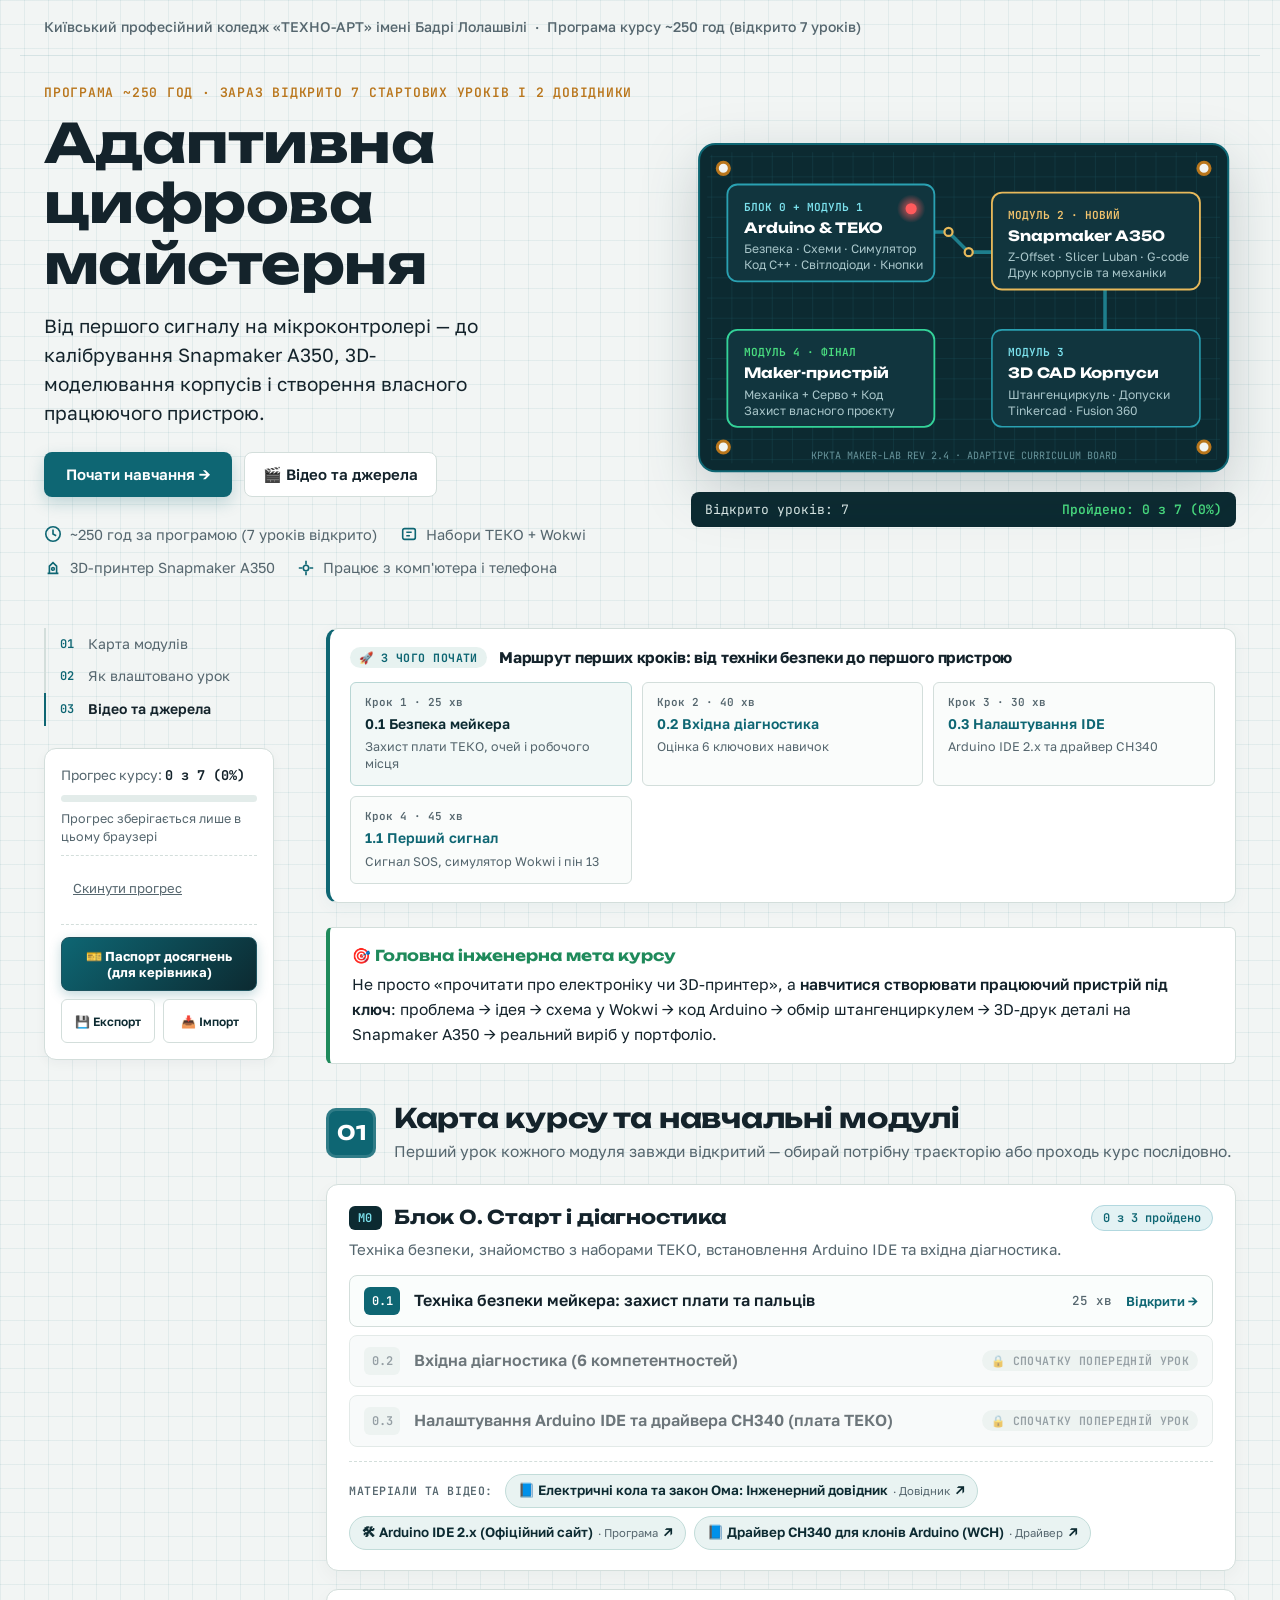
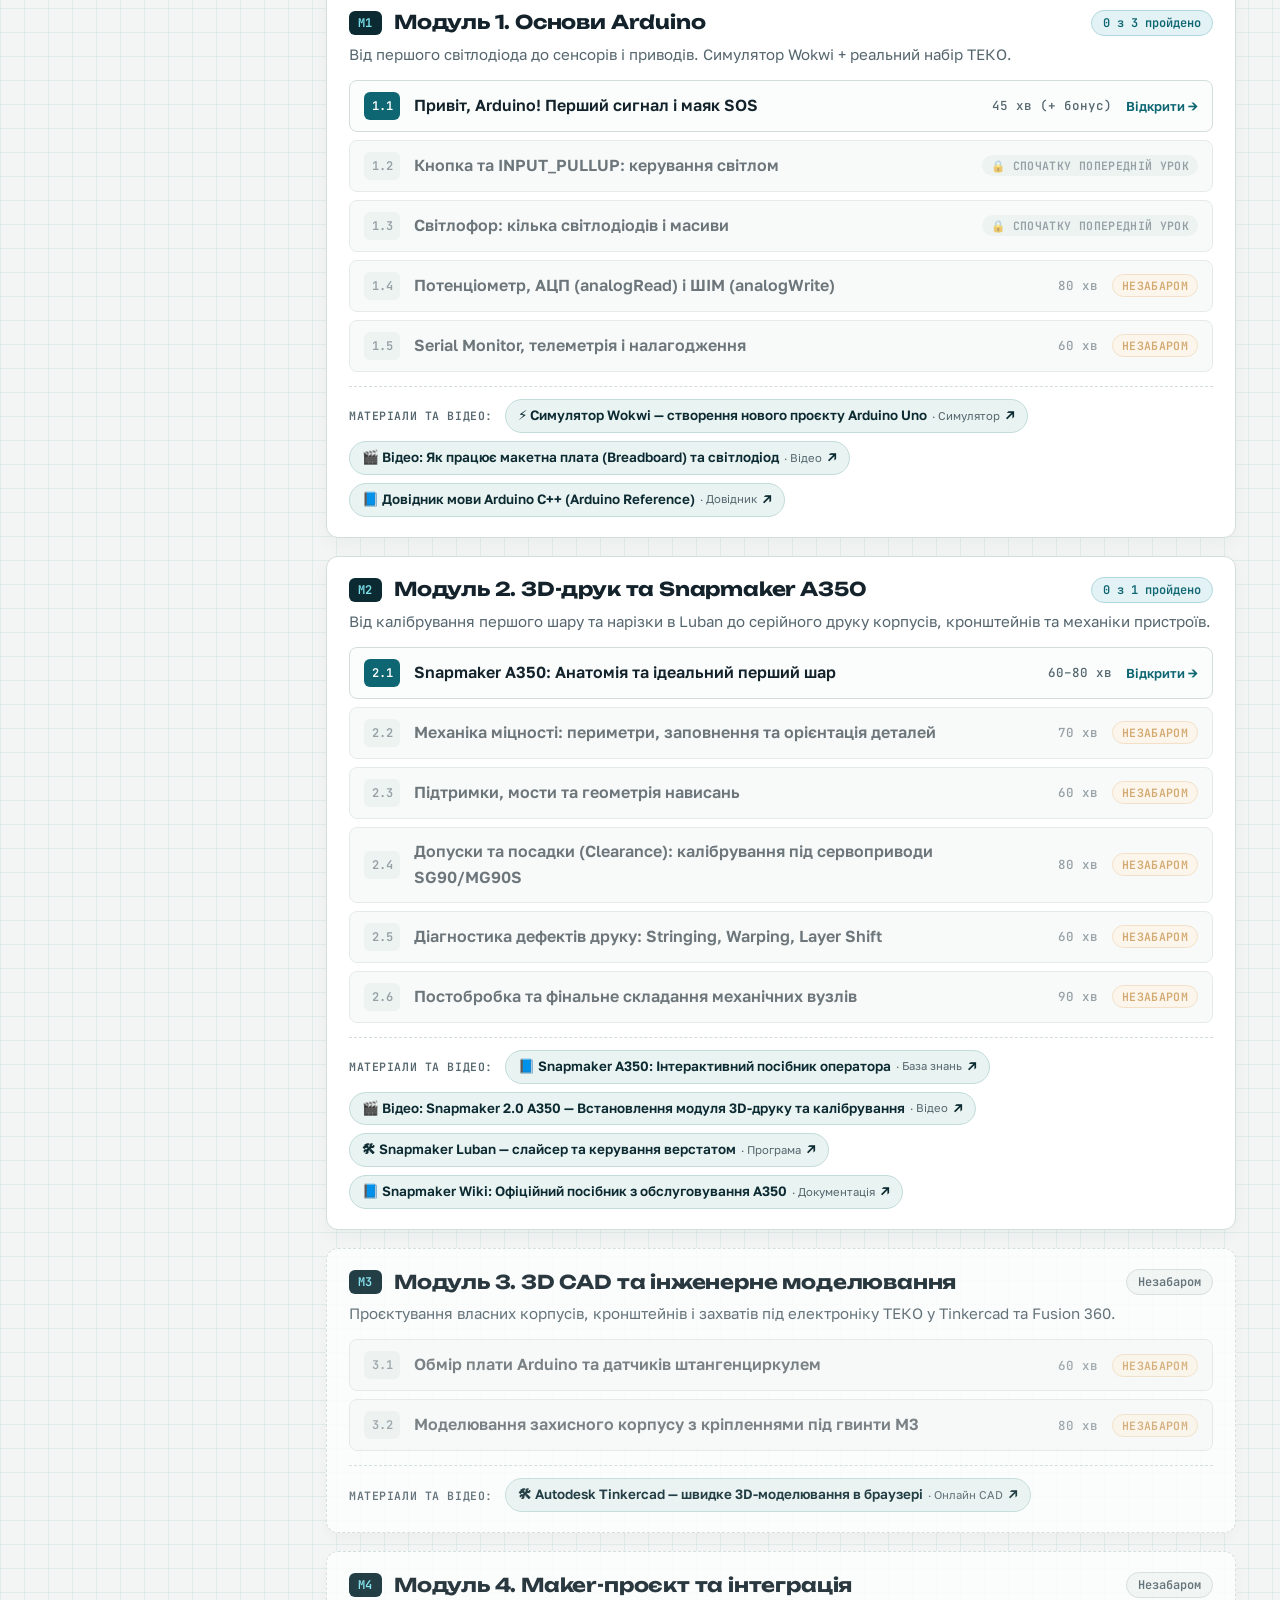
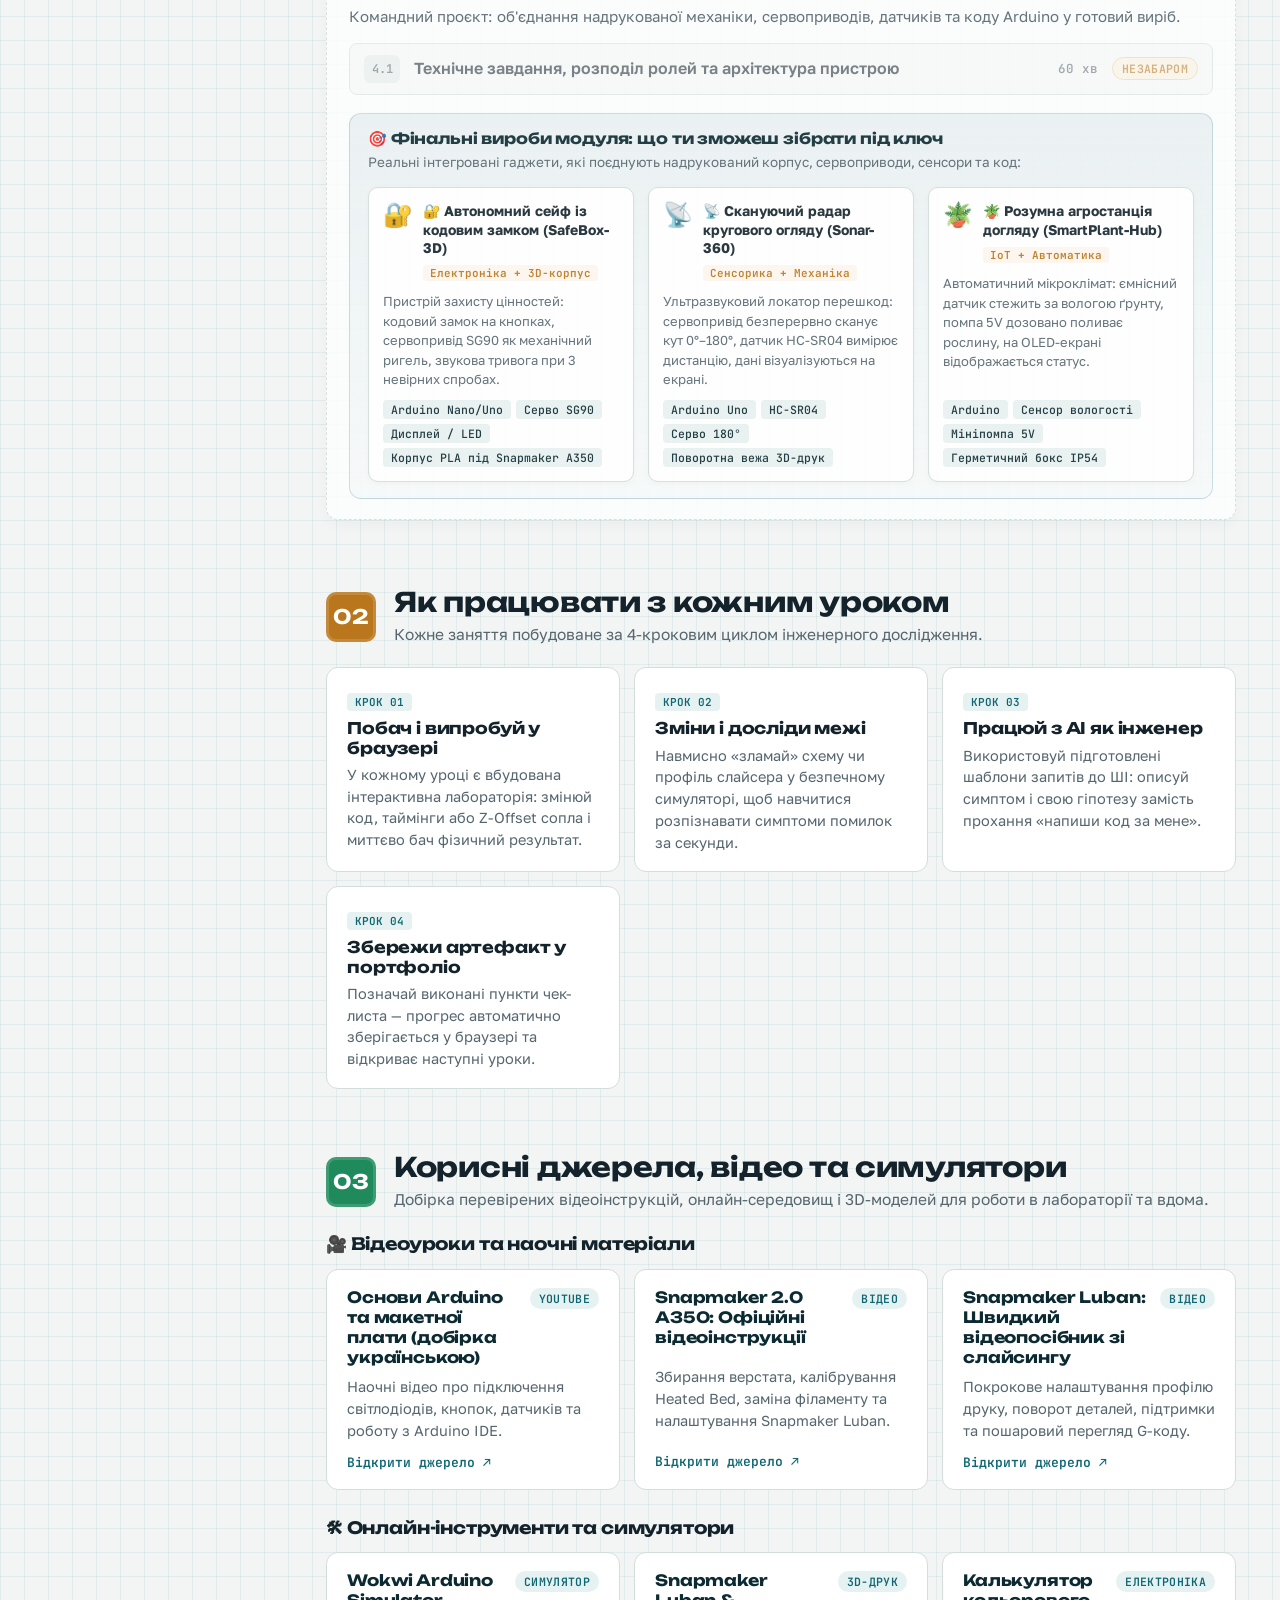
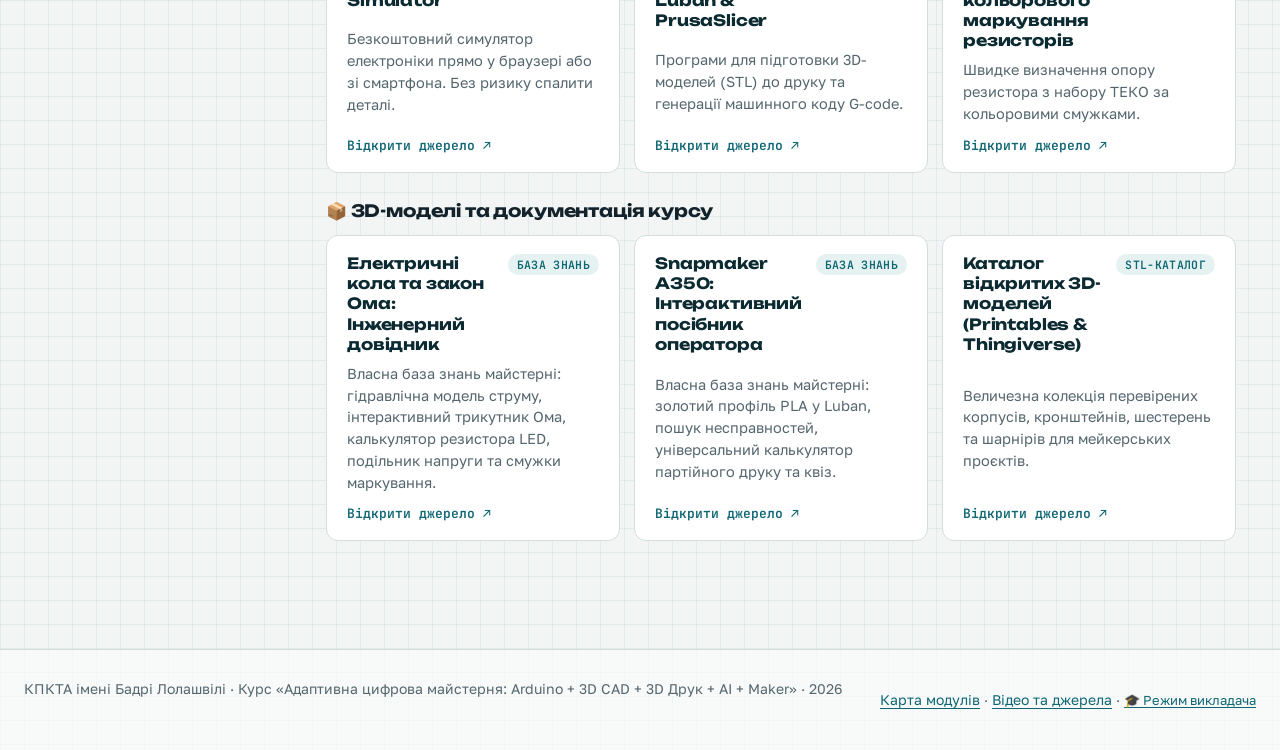
<file: index.html>
<!DOCTYPE html>
<html lang="uk">
<head>
<meta charset="UTF-8">
<meta name="viewport" content="width=device-width, initial-scale=1">
<title>Карта курсу — Адаптивна цифрова майстерня: Arduino · CAD · 3D-друк · AI · Maker</title>
<link rel="preconnect" href="https://fonts.googleapis.com">
<link rel="preconnect" href="https://fonts.gstatic.com" crossorigin>
<link href="https://fonts.googleapis.com/css2?family=Unbounded:wght@500;700&family=Golos+Text:wght@400;500;600;700&family=JetBrains+Mono:wght@400;600&display=swap" rel="stylesheet">
<link rel="stylesheet" href="assets/style.css">
</head>
<body data-root="">

<header class="topbar">
  <div class="crumbs">
    <span>Київський професійний коледж «ТЕХНО-АРТ» імені Бадрі Лолашвілі</span>
    <span aria-hidden="true">·</span>
    <span>Програма курсу ~250 год (відкрито 7 уроків)</span>
  </div>
</header>

<section class="hero">
  <div>
    <p class="kicker">Програма ~250 год · Зараз відкрито 7 стартових уроків і 2 довідники</p>
    <h1>Адаптивна цифрова майстерня</h1>
    <p class="promise">Від першого сигналу на мікроконтролері — до калібрування Snapmaker A350, 3D-моделювання корпусів і створення власного працюючого пристрою.</p>
    <div class="hero-cta">
      <a class="btn-primary" id="continue-btn" href="modules/00-diagnostic/lesson-safety.html">Почати навчання: Безпека →</a>
      <a class="btn-ghost" href="#resources-sec">🎬 Відео та джерела</a>
    </div>
    <ul class="facts">
      <li><svg viewBox="0 0 20 20" fill="none" stroke="currentColor" stroke-width="1.8"><circle cx="10" cy="10" r="8"/><path d="M10 5v5l3.5 2"/></svg>~250 год за програмою (7 уроків відкрито)</li>
      <li><svg viewBox="0 0 20 20" fill="none" stroke="currentColor" stroke-width="1.8"><rect x="3" y="4" width="14" height="12" rx="2"/><path d="M7 8h6M7 12h4"/></svg>Набори ТЕКО + Wokwi</li>
      <li><svg viewBox="0 0 20 20" fill="none" stroke="currentColor" stroke-width="1.8"><path d="M4 16h12M6 16V8l4-4 4 4v8"/><circle cx="10" cy="11" r="1.5"/></svg>3D-принтер Snapmaker A350</li>
      <li><svg viewBox="0 0 20 20" fill="none" stroke="currentColor" stroke-width="1.8"><path d="M10 2v4M10 14v4M2 10h4M14 10h4"/><circle cx="10" cy="10" r="3"/></svg>Працює з комп'ютера і телефона</li>
    </ul>
  </div>

  <figure class="hero-board">
    <svg class="board-map" viewBox="0 0 540 340" role="img" aria-label="Схема інженерного шляху: Електроніка Arduino, 3D-друк Snapmaker A350, 3D CAD моделювання та фінальний Maker-проєкт">
      <defs>
        <pattern id="pcbGrid" width="20" height="20" patternUnits="userSpaceOnUse">
          <path d="M 20 0 L 0 0 0 20" fill="none" stroke="#184C57" stroke-width="0.7"/>
        </pattern>
        <radialGradient id="ledGlow" cx="50%" cy="50%" r="50%">
          <stop offset="0%" stop-color="#FF5A5C" stop-opacity=".85"/>
          <stop offset="100%" stop-color="#FF5A5C" stop-opacity="0"/>
        </radialGradient>
      </defs>
      <!-- Корпус плати маршруту -->
      <rect x="8" y="8" width="524" height="324" rx="16" fill="#0C2A31" stroke="#0E6673" stroke-width="2"/>
      <rect x="16" y="16" width="508" height="308" rx="12" fill="url(#pcbGrid)"/>
      <!-- Монтажні отвори по кутах -->
      <g fill="#F2F5F4" stroke="#B9761C" stroke-width="3">
        <circle cx="32" cy="32" r="6"/><circle cx="508" cy="32" r="6"/>
        <circle cx="32" cy="308" r="6"/><circle cx="508" cy="308" r="6"/>
      </g>
      <!-- Мідні доріжки між модулями -->
      <g fill="none" stroke="#1E7E8C" stroke-width="3.5" stroke-linecap="round" stroke-linejoin="round">
        <path d="M 155 95 H 255 L 275 115 H 330"/>
        <path d="M 410 150 V 195 L 390 215 H 310"/>
        <path d="M 210 245 H 145"/>
      </g>
      <!-- Вузли-переходи (vias) -->
      <g fill="#0C2A31" stroke="#E7B95B" stroke-width="2.2">
        <circle cx="255" cy="95" r="4"/><circle cx="275" cy="115" r="4"/>
        <circle cx="390" cy="215" r="4"/><circle cx="210" cy="245" r="4"/>
      </g>

      <!-- Вузол 0 + 1: Arduino & ТЕКО -->
      <a href="#mod-m0" class="board-node-link" aria-label="Перейти до Блоку 0 та Модуля 1: Arduino та ТЕКО">
        <g transform="translate(36, 48)">
          <rect width="205" height="96" rx="10" fill="#11353E" stroke="#2AA1B2" stroke-width="1.8"/>
          <text x="16" y="26" fill="#7CE2EE" font-family="JetBrains Mono, monospace" font-size="11" font-weight="600">БЛОК 0 + МОДУЛЬ 1</text>
          <text x="16" y="48" fill="#FFFFFF" font-family="Unbounded, sans-serif" font-size="14" font-weight="700">Arduino &amp; ТЕКО</text>
          <text x="16" y="68" fill="#A9C6CA" font-family="Golos Text, sans-serif" font-size="12">Безпека · Схеми · Симулятор</text>
          <text x="16" y="84" fill="#A9C6CA" font-family="Golos Text, sans-serif" font-size="12">Код C++ · Світлодіоди · Кнопки</text>
          <circle cx="182" cy="24" r="14" fill="url(#ledGlow)" class="pulse-glow"/>
          <circle cx="182" cy="24" r="5.5" fill="#FF5A5C"/>
        </g>
      </a>

      <!-- Вузол 2: 3D-друк Snapmaker A350 -->
      <a href="#mod-m2" class="board-node-link" aria-label="Перейти до Модуля 2: 3D-друк Snapmaker A350">
        <g transform="translate(298, 56)">
          <rect width="206" height="96" rx="10" fill="#11353E" stroke="#E7B95B" stroke-width="1.8"/>
          <text x="16" y="26" fill="#F2C46D" font-family="JetBrains Mono, monospace" font-size="11" font-weight="600">МОДУЛЬ 2 · НОВИЙ</text>
          <text x="16" y="48" fill="#FFFFFF" font-family="Unbounded, sans-serif" font-size="14" font-weight="700">Snapmaker A350</text>
          <text x="16" y="68" fill="#A9C6CA" font-family="Golos Text, sans-serif" font-size="12">Z-Offset · Slicer Luban · G-code</text>
          <text x="16" y="84" fill="#A9C6CA" font-family="Golos Text, sans-serif" font-size="12">Друк корпусів та механіки</text>
        </g>
      </a>

      <!-- Вузол 3: 3D CAD -->
      <a href="#mod-m3" class="board-node-link" aria-label="Перейти до Модуля 3: 3D CAD Корпуси">
        <g transform="translate(298, 192)">
          <rect width="206" height="96" rx="10" fill="#11353E" stroke="#2AA1B2" stroke-width="1.5"/>
          <text x="16" y="26" fill="#7CE2EE" font-family="JetBrains Mono, monospace" font-size="11" font-weight="600">МОДУЛЬ 3</text>
          <text x="16" y="48" fill="#FFFFFF" font-family="Unbounded, sans-serif" font-size="14" font-weight="700">3D CAD Корпуси</text>
          <text x="16" y="68" fill="#A9C6CA" font-family="Golos Text, sans-serif" font-size="12">Штангенциркуль · Допуски</text>
          <text x="16" y="84" fill="#A9C6CA" font-family="Golos Text, sans-serif" font-size="12">Tinkercad · Fusion 360</text>
        </g>
      </a>

      <!-- Вузол 4: Maker-проєкт -->
      <a href="#mod-m4" class="board-node-link" aria-label="Перейти до Модуля 4: Maker-пристрій">
        <g transform="translate(36, 192)">
          <rect width="205" height="96" rx="10" fill="#11353E" stroke="#34D399" stroke-width="1.8"/>
          <text x="16" y="26" fill="#4ADE80" font-family="JetBrains Mono, monospace" font-size="11" font-weight="600">МОДУЛЬ 4 · ФІНАЛ</text>
          <text x="16" y="48" fill="#FFFFFF" font-family="Unbounded, sans-serif" font-size="14" font-weight="700">Maker-пристрій</text>
          <text x="16" y="68" fill="#A9C6CA" font-family="Golos Text, sans-serif" font-size="12">Механіка + Серво + Код</text>
          <text x="16" y="84" fill="#A9C6CA" font-family="Golos Text, sans-serif" font-size="12">Захист власного проєкту</text>
        </g>
      </a>

      <!-- Напис на платі -->
      <text x="270" y="320" text-anchor="middle" fill="#68959C" font-family="JetBrains Mono, monospace" font-size="10">KPKTA MAKER-LAB REV 2.4 · ADAPTIVE CURRICULUM BOARD</text>
    </svg>
    <div class="board-telemetry">
      <span id="hero-stat-ready">Відкрито уроків: 7</span>
      <span id="hero-stat-done" class="badge-ok">Пройдено: 0 з 7 (0%)</span>
    </div>
  </figure>
</section>

<div class="layout">
  <aside class="toc" aria-label="Навігація по сторінці">
    <ol>
      <li><a href="#modules-sec" class="active"><b>01</b>Карта модулів</a></li>
      <li><a href="#method-sec"><b>02</b>Як влаштовано урок</a></li>
      <li><a href="#resources-sec"><b>03</b>Відео та джерела</a></li>
    </ol>
    <div class="meter">
      <p>Прогрес курсу: <b id="progress-short">0%</b></p>
      <div class="bar"><span id="progress-bar"></span></div>
      <p id="progress-text" class="meter-sub"></p>
      <div class="meter-actions">
        <button class="link-btn" id="reset-btn" type="button">Скинути прогрес</button>
      </div>
      <div class="passport-action-wrap">
        <button class="passport-btn" id="passport-open-btn" type="button">
          🎫 Паспорт досягнень (для керівника)
        </button>
        <div class="offline-sync-row">
          <button class="sync-btn" id="export-progress-btn" type="button" title="Зберегти файл щоденника для перенесення на інший ПК">
            💾 Експорт
          </button>
          <label class="sync-btn" for="import-progress-file" title="Завантажити щоденник із файлу">
            📥 Імпорт
            <input type="file" id="import-progress-file" accept=".json" style="display:none">
          </label>
        </div>
      </div>
    </div>
  </aside>

  <main>
    <!-- Шлях перших кроків -->
    <div class="onboarding-path">
      <div class="onboarding-head">
        <span class="onboarding-badge">🚀 З чого почати</span>
        <h4>Маршрут перших кроків: від техніки безпеки до першого пристрою</h4>
      </div>
      <div class="onboarding-steps">
        <a href="modules/00-diagnostic/lesson-safety.html" class="onboarding-step-card highlight">
          <span class="step-badge">Крок 1 · 25 хв</span>
          <strong>0.1 Безпека мейкера</strong>
          <span>Захист плати ТЕКО, очей і робочого місця</span>
        </a>
        <a href="modules/00-diagnostic/lesson-diag.html" class="onboarding-step-card">
          <span class="step-badge">Крок 2 · 40 хв</span>
          <strong>0.2 Вхідна діагностика</strong>
          <span>Оцінка 6 ключових навичок</span>
        </a>
        <a href="modules/00-diagnostic/lesson-setup.html" class="onboarding-step-card">
          <span class="step-badge">Крок 3 · 30 хв</span>
          <strong>0.3 Налаштування IDE</strong>
          <span>Arduino IDE 2.x та драйвер CH340</span>
        </a>
        <a href="modules/01-arduino-basics/lesson-01.html" class="onboarding-step-card">
          <span class="step-badge">Крок 4 · 45 хв</span>
          <strong>1.1 Перший сигнал</strong>
          <span>Сигнал SOS, симулятор Wokwi і пін 13</span>
        </a>
      </div>
    </div>

    <div class="callout safe" style="max-width:100%;margin-top:0">
      <b>🎯 Головна інженерна мета курсу</b>
      <p>Не просто «прочитати про електроніку чи 3D-принтер», а <strong>навчитися створювати працюючий пристрій під ключ</strong>: проблема → ідея → схема у Wokwi → код Arduino → обмір штангенциркулем → 3D-друк деталі на Snapmaker A350 → реальний виріб у портфоліо.</p>
    </div>

    <section class="step" id="modules-sec">
      <div class="step-head">
        <span class="step-num">01</span>
        <div>
          <h2>Карта курсу та навчальні модулі</h2>
          <p class="sub-lead">Перший урок кожного модуля завжди відкритий — обирай потрібну траєкторію або проходь курс послідовно.</p>
        </div>
      </div>
      <div id="course-root"></div>
    </section>

    <section class="step" id="method-sec">
      <div class="step-head">
        <span class="step-num bonus">02</span>
        <div>
          <h2>Як працювати з кожним уроком</h2>
          <p class="sub-lead">Кожне заняття побудоване за 4-кроковим циклом інженерного дослідження.</p>
        </div>
      </div>
      <div class="grid">
        <div class="card">
          <span class="card-step">КРОК 01</span>
          <h4>Побач і випробуй у браузері</h4>
          <p>У кожному уроці є вбудована інтерактивна лабораторія: змінюй код, таймінги або Z-Offset сопла і миттєво бач фізичний результат.</p>
        </div>
        <div class="card">
          <span class="card-step">КРОК 02</span>
          <h4>Зміни і досліди межі</h4>
          <p>Навмисно «зламай» схему чи профіль слайсера у безпечному симуляторі, щоб навчитися розпізнавати симптоми помилок за секунди.</p>
        </div>
        <div class="card">
          <span class="card-step">КРОК 03</span>
          <h4>Працюй з AI як інженер</h4>
          <p>Використовуй підготовлені шаблони запитів до ШІ: описуй симптом і свою гіпотезу замість прохання «напиши код за мене».</p>
        </div>
        <div class="card">
          <span class="card-step">КРОК 04</span>
          <h4>Збережи артефакт у портфоліо</h4>
          <p>Позначай виконані пункти чек-листа — прогрес автоматично зберігається у браузері та відкриває наступні уроки.</p>
        </div>
      </div>
    </section>

    <section class="step" id="resources-sec">
      <div class="step-head">
        <span class="step-num final">03</span>
        <div>
          <h2>Корисні джерела, відео та симулятори</h2>
          <p class="sub-lead">Добірка перевірених відеоінструкцій, онлайн-середовищ і 3D-моделей для роботи в лабораторії та вдома.</p>
        </div>
      </div>
      <div id="resources-root"></div>
    </section>
  </main>
</div>

<footer>
  <div class="footer-inner">
    <div>КПКТА імені Бадрі Лолашвілі · Курс «Адаптивна цифрова майстерня: Arduino + 3D CAD + 3D Друк + AI + Maker» · 2026</div>
    <div class="footer-links">
      <a href="#modules-sec">Карта модулів</a> ·
      <a href="#resources-sec">Відео та джерела</a> ·
      <button type="button" id="teacher-footer-link" onclick="handleTeacherLogin(event)" style="background:none; border:none; padding:0; font:inherit; color:var(--pcb); font-size:13px; cursor:pointer; text-decoration:underline; text-underline-offset:2px;">🎓 Режим викладача</button>
    </div>
  </div>
</footer>

<!-- Модальне вікно: Паспорт досягнень студента -->
<div class="passport-modal-backdrop" id="passport-modal" hidden>
  <div class="passport-dialog" role="dialog" aria-labelledby="passport-title" aria-modal="true">
    <div class="passport-header">
      <div class="passport-brand">
        <span class="passport-logo">⚡ KPKTA MAKER-LAB</span>
        <h3 id="passport-title">Паспорт інженерних досягнень</h3>
      </div>
      <button class="passport-close" id="passport-close-btn" aria-label="Закрити вікно">✕</button>
    </div>

    <div class="passport-inputs">
      <div class="input-field">
        <label for="student-name-input">Прізвище та Ім'я студента:</label>
        <input type="text" id="student-name-input" placeholder="Наприклад: Коваленко Богдан" autocomplete="name">
      </div>
      <div class="input-field">
        <label for="student-group-input">Навчальна група / Фах:</label>
        <input type="text" id="student-group-input" placeholder="Наприклад: КБ-21 / Комп'ютерна інженерія">
      </div>
    </div>

    <!-- Друкована та візуальна картка досягнень -->
    <div class="passport-card" id="passport-card-content">
      <div class="passport-card-top">
        <div>
          <div class="passport-cert-no" id="passport-cert-code">ID: KPKTA-2026-XXXX</div>
          <h4 class="student-display-name" id="student-display-name">Студент майстерні</h4>
          <p class="student-display-meta" id="student-display-meta">Група: не вказано · КПКТА імені Бадрі Лолашвілі</p>
        </div>
        <div class="passport-score-badge">
          <span class="score-num" id="passport-score-num">0%</span>
          <span class="score-label">Курсу пройдено</span>
        </div>
      </div>

      <!-- Баланс: Віртуальна теорія vs Реальне залізо -->
      <div class="passport-balance-grid">
        <div class="balance-card theory">
          <span class="balance-icon">🟡</span>
          <div>
            <div class="balance-label">Віртуальний допуск (Wokwi / Код / Тести)</div>
            <div class="balance-val" id="theory-balance-val">0 з 0 пройдено</div>
          </div>
        </div>
        <div class="balance-card hardware">
          <span class="balance-icon">🟢</span>
          <div>
            <div class="balance-label">Залізячний залік (ТЕКО / Snapmaker A350)</div>
            <div class="balance-val" id="hardware-balance-val">0 залізячних артефактів</div>
          </div>
        </div>
      </div>

      <div class="passport-progress-summary" id="passport-progress-summary">
        <!-- Наповнюється динамічно з localStorage через app.js -->
      </div>

      <div class="passport-card-footer">
        <div class="footer-meta">
          <span id="passport-date-stamp">Дата формування: 21.10.2026</span>
          <span>Освітній простір КПКТА Robotics & Maker</span>
        </div>
        <div class="passport-seal">
          <span>VERIFIED</span>
          <small>MAKER QA</small>
        </div>
      </div>
    </div>

    <div class="passport-actions">
      <button class="btn-copy-report" id="passport-copy-btn" type="button">📋 Скопіювати звіт для Classroom / Telegram</button>
      <button class="btn-print-report" id="passport-print-btn" type="button">🖨 Роздрукувати / Зберегти як PDF</button>
    </div>
    <div class="passport-status-hint" id="passport-copy-hint" role="status"></div>
  </div>
</div>

<script>
window.handleTeacherLogin = function (e) {
  if (e && e.preventDefault) e.preventDefault();
  var isTeacher = localStorage.getItem("arduino-teacher") === "1";
  if (isTeacher) {
    if (confirm("Вимкнути режим викладача та заблокувати уроки назад?")) {
      localStorage.removeItem("arduino-teacher");
      location.reload();
    }
    return;
  }
  var pin = window.prompt("Введіть PIN-код для входу в режим викладача:");
  if (pin === null) return;
  if (pin.trim() === "0111") {
    localStorage.setItem("arduino-teacher", "1");
    alert("🎓 Режим викладача успішно активовано!\nВідкрито вільний доступ до всіх 7 створених уроків курсу (ще 10 уроків — у розробці). Заблоковані стани знято.");
    location.reload();
  } else {
    alert("❌ Невірний PIN-код доступу.");
  }
};
</script>
<script src="assets/course.js"></script>
<script src="assets/app.js"></script>
</body>
</html>
</file>
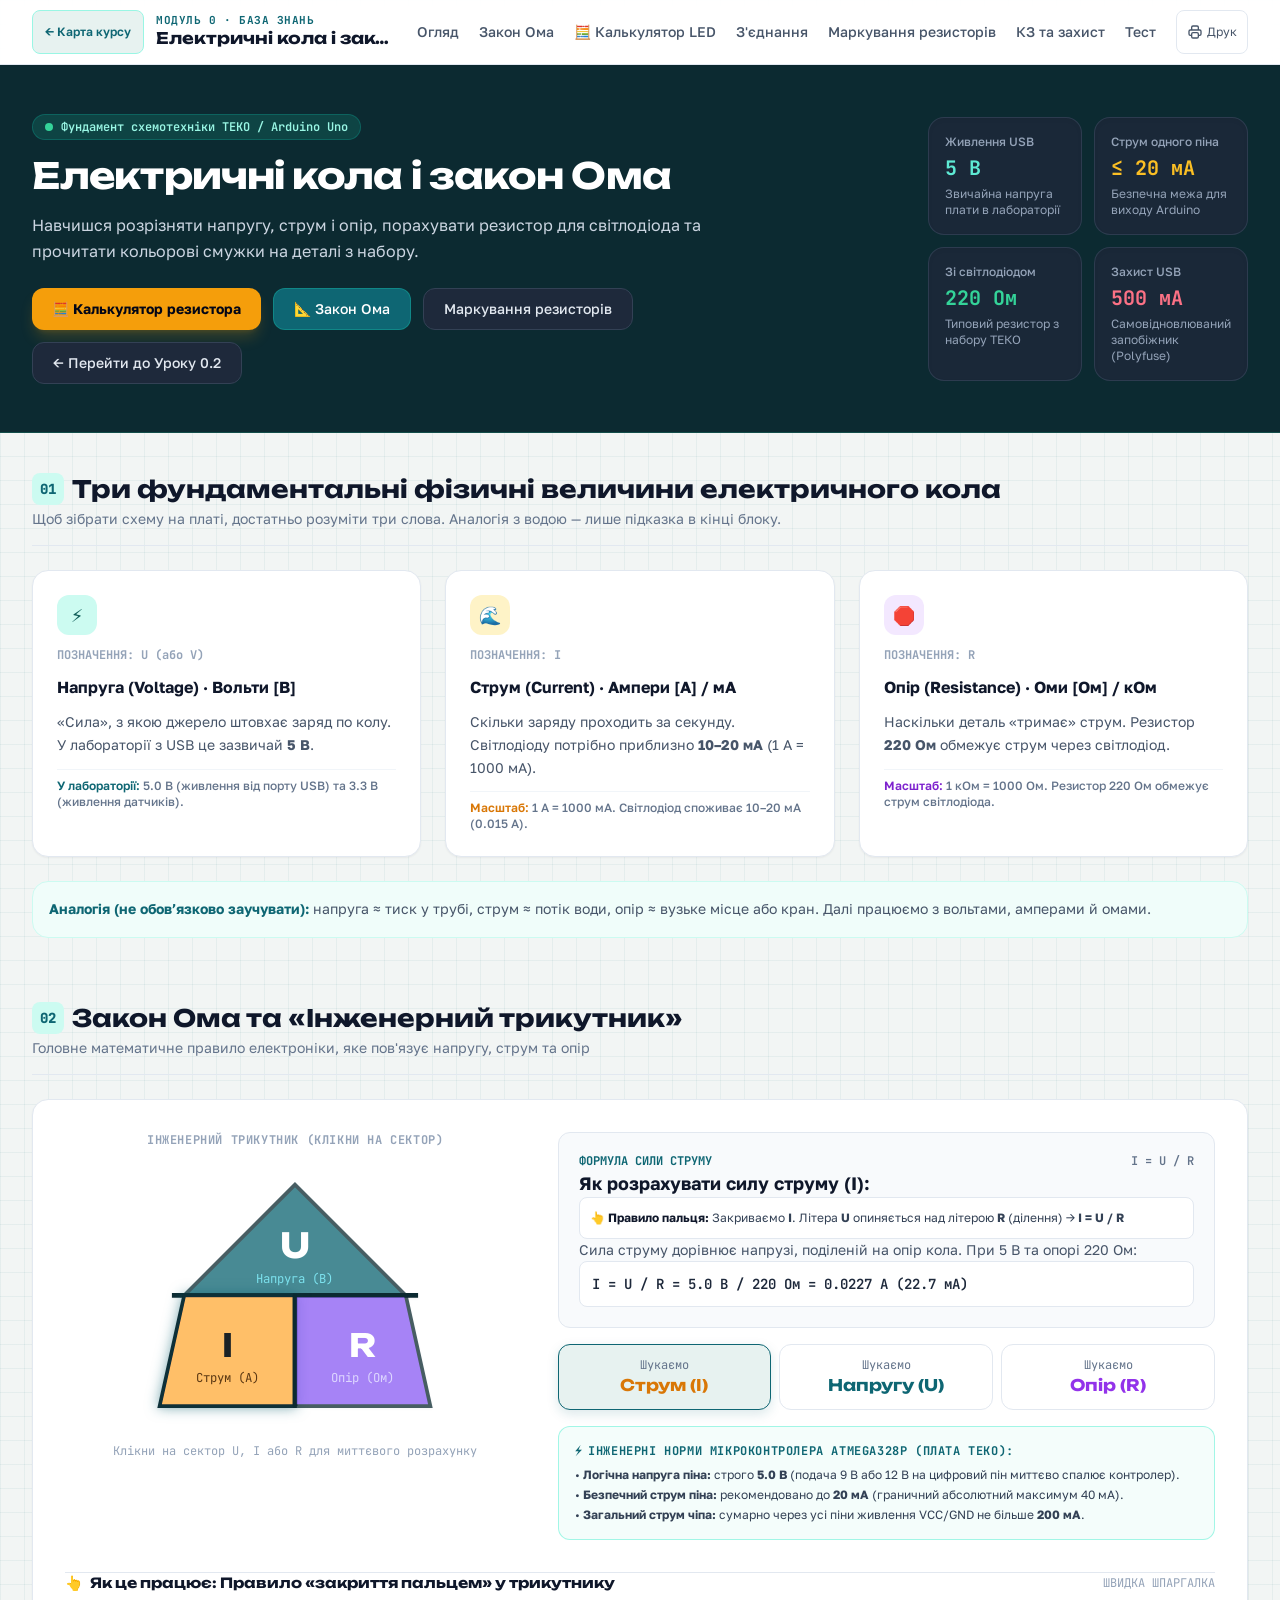
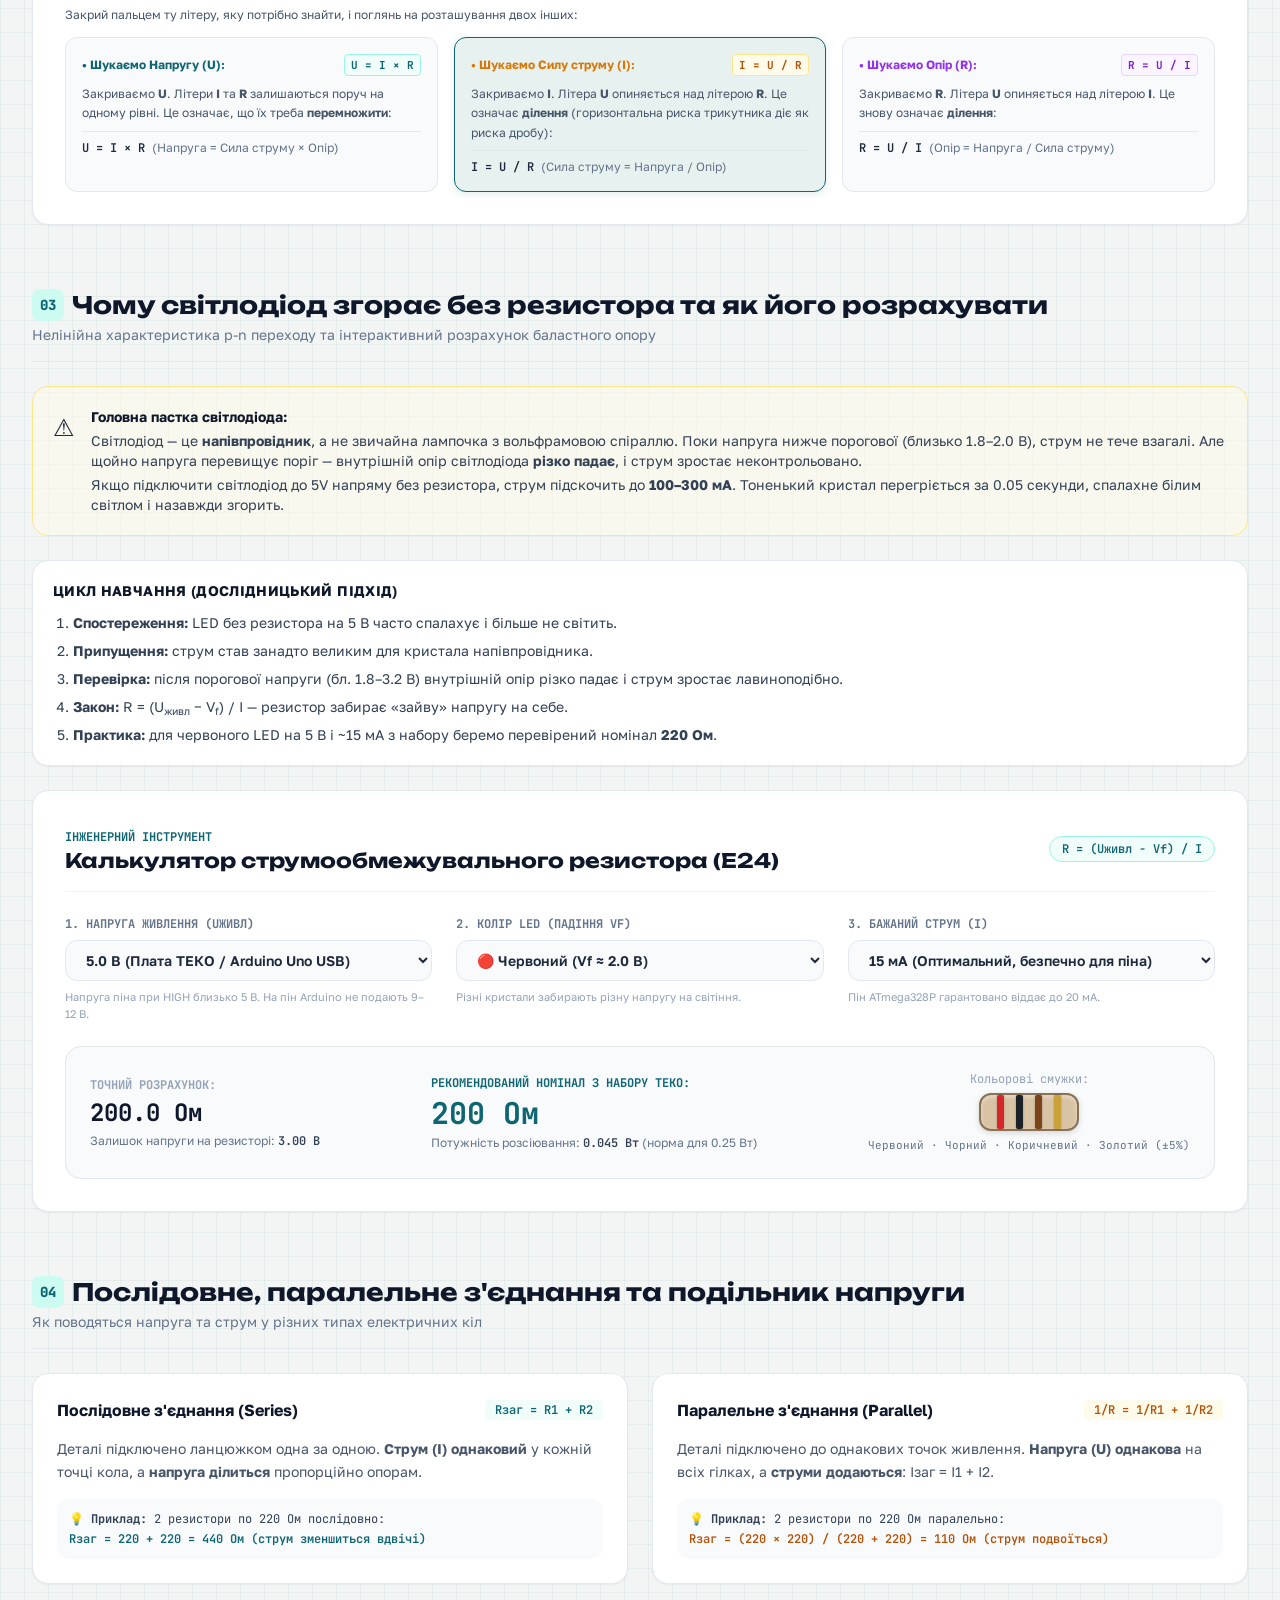
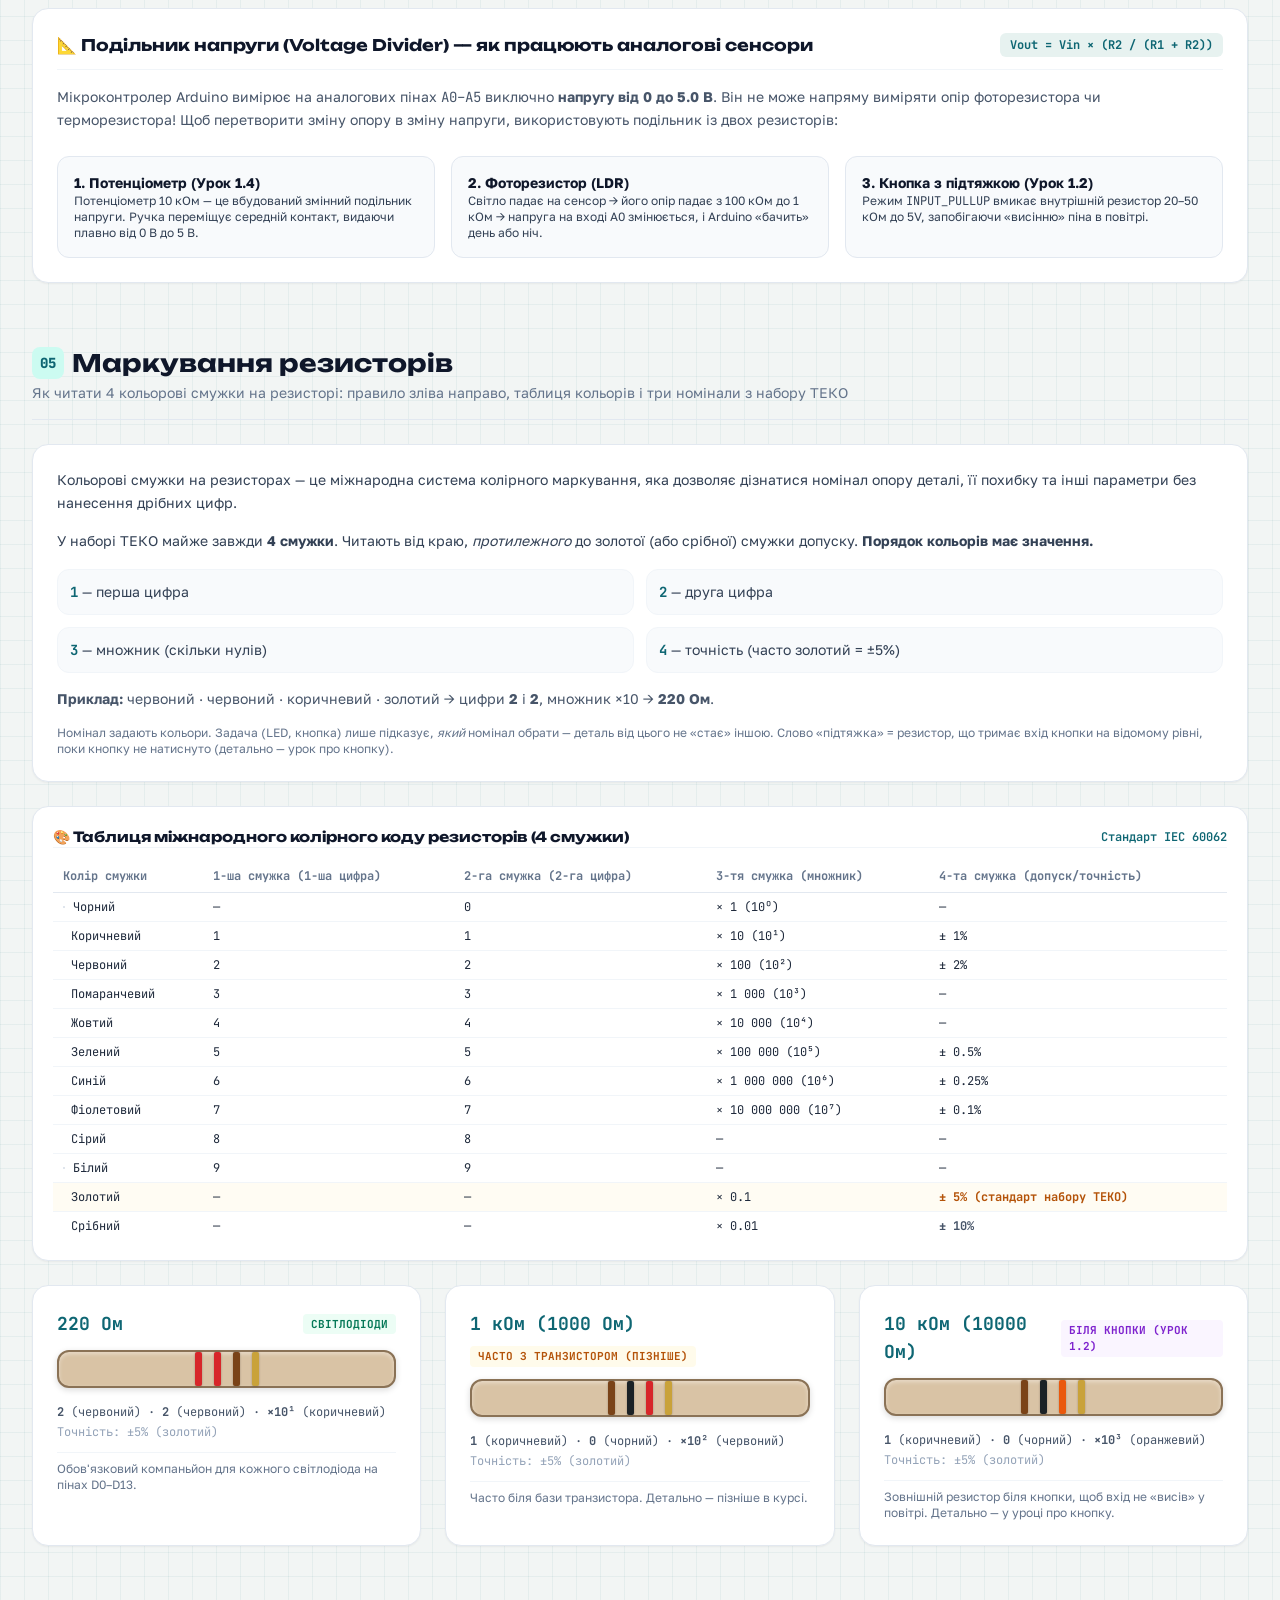
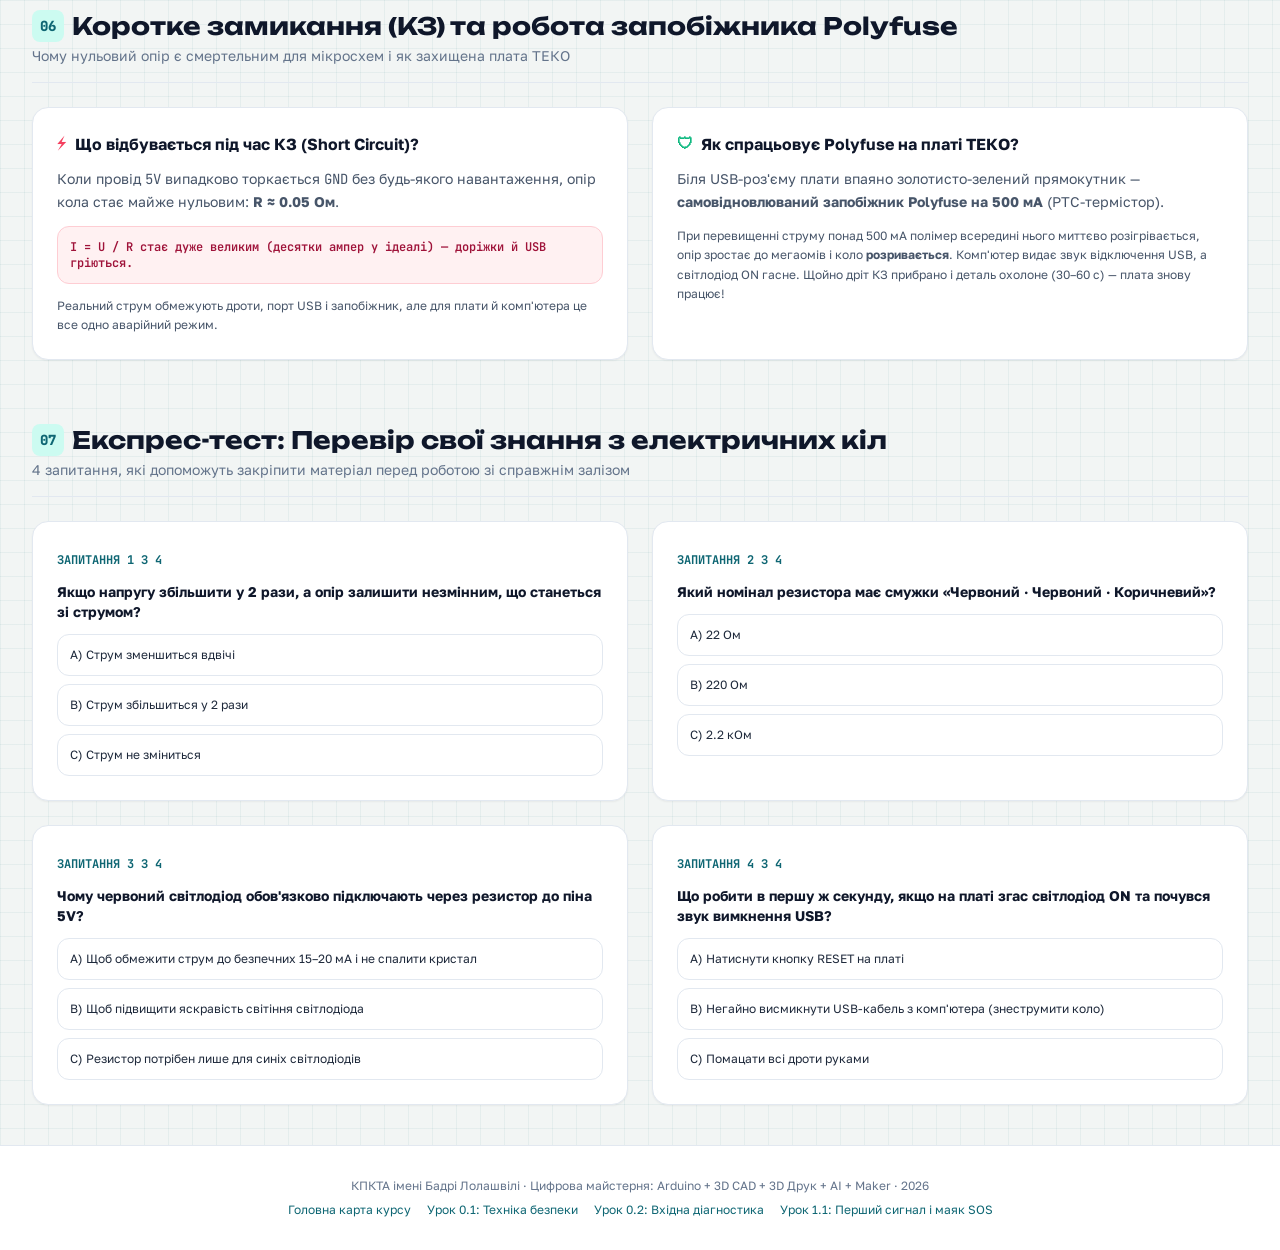
<file: modules/00-diagnostic/guide-circuits.html>
<!DOCTYPE html>
<html lang="uk" class="scroll-smooth">
<head>
  <meta charset="UTF-8">
  <meta name="viewport" content="width=device-width, initial-scale=1.0">
  <title>Електричні кола і закон Ома · База знань · КПКТА</title>
  <!-- Локальні стилі без зовнішніх CDN (автономна робота у майстерні) -->
  <link rel="stylesheet" href="../../assets/guide.css">
  <!-- Google Fonts: Unbounded, Golos Text, JetBrains Mono -->
  <link rel="preconnect" href="https://fonts.googleapis.com">
  <link rel="preconnect" href="https://fonts.gstatic.com" crossorigin>
  <link href="https://fonts.googleapis.com/css2?family=Unbounded:wght@500;700&family=Golos+Text:wght@400;500;600;700&family=JetBrains+Mono:wght@400;600&display=swap" rel="stylesheet">
  <style>
    body {
      background-color: #F2F5F4;
      background-image:
        linear-gradient(rgba(14, 102, 115, 0.06) 1px, transparent 1px),
        linear-gradient(90deg, rgba(14, 102, 115, 0.06) 1px, transparent 1px);
      background-size: 24px 24px;
    }
    ::-webkit-scrollbar { width: 8px; height: 8px; }
    ::-webkit-scrollbar-track { background: #f1f5f9; }
    ::-webkit-scrollbar-thumb { background: #cbd5e1; border-radius: 4px; }
    ::-webkit-scrollbar-thumb:hover { background: #94a3b8; }
    .badge-tag { transition: all 0.2s ease; }
    .ohm-card { cursor: pointer; transition: all 0.2s ease; }
    .ohm-card:hover { transform: translateY(-2px); border-color: #0E6673; }
    .ohm-card.active { border-color: #0E6673; background-color: #E7F2F0; box-shadow: 0 4px 12px rgba(14, 102, 115, 0.15); }
    .finger-rule-item { cursor: pointer; transition: all 0.2s ease; }
    .finger-rule-item:hover { transform: translateX(2px); border-color: #0E6673; }
    .finger-rule-item.active-rule { border-color: #0E6673; background-color: #E7F2F0; box-shadow: 0 2px 8px rgba(14, 102, 115, 0.12); }
    .resistor-body {
      display: inline-flex;
      align-items: center;
      justify-content: center;
      background: #D9C3A5;
      border: 2px solid #8A7256;
      border-radius: 12px;
      height: 38px;
      padding: 0 16px;
      gap: 12px;
      box-shadow: inset 0 2px 4px rgba(255,255,255,0.4), 0 2px 6px rgba(0,0,0,0.15);
    }
    .color-band {
      width: 7px;
      height: 34px;
      border-radius: 2px;
      box-shadow: 0 0 2px rgba(0,0,0,0.3);
    }
    .whitespace-nowrap { white-space: nowrap !important; }
    .truncate { overflow: hidden; text-overflow: ellipsis; white-space: nowrap; }
    .shrink-0 { flex-shrink: 0 !important; }
    .min-w-0 { min-width: 0 !important; }
    .no-scrollbar::-webkit-scrollbar { display: none; }
    .no-scrollbar { -ms-overflow-style: none; scrollbar-width: none; }
    html, body {
      overflow-x: hidden;
      max-width: 100vw;
    }
    body {
      min-width: 0 !important;
      width: 100% !important;
    }
    main {
      min-width: 0 !important;
      max-width: 100% !important;
      width: 100% !important;
      box-sizing: border-box !important;
      overflow-x: hidden !important;
    }
    section {
      min-width: 0 !important;
      max-width: 100% !important;
      width: 100% !important;
    }
    .grid {
      min-width: 0 !important;
    }
    .grid > * {
      min-width: 0 !important;
    }
    .mobile-subnav {
      display: block;
      width: 100%;
      max-width: 100%;
      overflow-x: auto;
      -webkit-overflow-scrolling: touch;
    }
    .overflow-x-auto {
      max-width: 100%;
      min-width: 0;
      overflow-x: auto;
      -webkit-overflow-scrolling: touch;
    }
    .nav-link {
      min-height: 44px;
      display: inline-flex;
      align-items: center;
    }
    .btn-touch {
      min-height: 44px !important;
      min-width: 44px !important;
      display: inline-flex !important;
      align-items: center !important;
      justify-content: center !important;
    }
    @media (min-width: 640px) {
      .sm\\:text-xl { font-size: 1.25rem; line-height: 1.75rem; }
    }
    .desktop-nav { display: none; }
    @media (min-width: 1180px) {
      .desktop-nav { display: flex !important; }
      .mobile-subnav { display: none !important; }
    }
  </style>
</head>
<body class="text-slate-800 font-sans antialiased min-h-screen flex flex-col">

  <!-- Навігаційна панель -->
  <header class="sticky top-0 z-50 bg-white/95 backdrop-blur border-b border-slate-200 shadow-sm">
    <div class="max-w-7xl mx-auto px-4 sm:px-6 lg:px-8">
      <div class="flex items-center justify-between h-14 sm:h-16 gap-3">
        <!-- Ліва частина: кнопка повернення та компактний заголовок -->
        <div class="flex items-center gap-2 sm:gap-3 min-w-0 shrink">
          <a href="../../index.html" class="inline-flex items-center gap-1.5 text-xs font-semibold text-pcb hover:text-pcb-deep transition bg-pcb-light px-3 py-2 rounded-lg border border-teal-200 shrink-0 whitespace-nowrap btn-touch">
            ← Карта курсу
          </a>
          <div class="min-w-0">
            <div class="text-[10px] sm:text-[11px] uppercase tracking-wider font-bold text-pcb font-mono leading-none whitespace-nowrap hidden sm:block">Модуль 0 · База знань</div>
            <h1 class="text-xs sm:text-sm md:text-base font-bold text-slate-900 leading-tight font-display whitespace-nowrap truncate">
              Електричні кола і закон Ома
            </h1>
          </div>
        </div>

        <!-- Центральна частина: навігація для великих екранів (>= 1180px) -->
        <nav class="desktop-nav items-center space-x-1 text-xs xl:text-sm font-medium shrink-0">
          <a href="#overview" class="nav-link px-2 py-1.5 rounded-lg text-slate-600 hover:text-pcb hover:bg-slate-100 transition whitespace-nowrap">Огляд</a>
          <a href="#ohm-law" class="nav-link px-2 py-1.5 rounded-lg text-slate-600 hover:text-pcb hover:bg-slate-100 transition whitespace-nowrap">Закон Ома</a>
          <a href="#led-calc" class="nav-link px-2 py-1.5 rounded-lg text-slate-600 hover:text-pcb hover:bg-slate-100 transition flex items-center gap-1 whitespace-nowrap">
            🧮 Калькулятор LED
          </a>
          <a href="#circuits" class="nav-link px-2 py-1.5 rounded-lg text-slate-600 hover:text-pcb hover:bg-slate-100 transition whitespace-nowrap">З'єднання</a>
          <a href="#resistors" class="nav-link px-2 py-1.5 rounded-lg text-slate-600 hover:text-pcb hover:bg-slate-100 transition whitespace-nowrap">Маркування резисторів</a>
          <a href="#safety-kz" class="nav-link px-2 py-1.5 rounded-lg text-slate-600 hover:text-pcb hover:bg-slate-100 transition whitespace-nowrap">КЗ та захист</a>
          <a href="#quiz" class="nav-link px-2 py-1.5 rounded-lg text-slate-600 hover:text-pcb hover:bg-slate-100 transition whitespace-nowrap">Тест</a>
        </nav>

        <!-- Права частина: кнопки дій -->
        <div class="flex items-center space-x-2 shrink-0">
          <button onclick="window.print()" title="Роздрукувати довідник" class="p-2 sm:px-2.5 sm:py-1.5 rounded-lg border border-slate-200 text-slate-600 hover:bg-slate-100 transition text-xs flex items-center justify-center gap-1 whitespace-nowrap btn-touch">
            <svg class="w-4 h-4" fill="none" stroke="currentColor" viewBox="0 0 24 24"><path stroke-linecap="round" stroke-linejoin="round" stroke-width="2" d="M17 17h2a2 2 0 002-2v-4a2 2 0 00-2-2H5a2 2 0 00-2 2v4a2 2 0 002 2h2m2 4h6a2 2 0 002-2v-4a2 2 0 00-2-2H9a2 2 0 00-2 2v4a2 2 0 002 2zm8-12V5a2 2 0 00-2-2H9a2 2 0 00-2 2v4h10z"></path></svg>
            <span class="hidden sm:inline">Друк</span>
          </button>
        </div>
      </div>
    </div>

    <!-- Адаптивна горизонтальна смуга навігації (< 1180px) -->
    <div class="mobile-subnav border-t border-slate-200/80 bg-slate-50/95 backdrop-blur px-3 py-1.5 overflow-x-auto no-scrollbar">
      <nav class="flex items-center gap-1 text-xs font-medium min-w-max mx-auto">
        <a href="#overview" class="nav-link px-2.5 py-1 rounded-md text-slate-600 hover:text-pcb hover:bg-white transition whitespace-nowrap">Огляд</a>
        <a href="#ohm-law" class="nav-link px-2.5 py-1 rounded-md text-slate-600 hover:text-pcb hover:bg-white transition whitespace-nowrap">Закон Ома</a>
        <a href="#led-calc" class="nav-link px-2.5 py-1 rounded-md text-slate-600 hover:text-pcb hover:bg-white transition whitespace-nowrap">🧮 Калькулятор LED</a>
        <a href="#circuits" class="nav-link px-2.5 py-1 rounded-md text-slate-600 hover:text-pcb hover:bg-white transition whitespace-nowrap">З'єднання</a>
        <a href="#resistors" class="nav-link px-2.5 py-1 rounded-md text-slate-600 hover:text-pcb hover:bg-white transition whitespace-nowrap">Маркування резисторів</a>
        <a href="#safety-kz" class="nav-link px-2.5 py-1 rounded-md text-slate-600 hover:text-pcb hover:bg-white transition whitespace-nowrap">КЗ та захист</a>
        <a href="#quiz" class="nav-link px-2.5 py-1 rounded-md text-slate-600 hover:text-pcb hover:bg-white transition whitespace-nowrap">Тест</a>
      </nav>
    </div>
  </header>

  <!-- Hero-блок -->
  <section class="bg-pcb-deep text-white py-12 px-4 sm:px-6 lg:px-8 border-b border-teal-900">
    <div class="max-w-7xl mx-auto flex flex-col lg:flex-row items-center justify-between gap-8">
      <div class="space-y-4 max-w-2xl">
        <div class="inline-flex items-center gap-2 px-3 py-1 rounded-full bg-teal-800/50 text-teal-200 border border-teal-600/40 text-xs font-semibold font-mono">
          <span class="w-2 h-2 rounded-full bg-emerald-400 animate-pulse"></span>
          Фундамент схемотехніки ТЕКО / Arduino Uno
        </div>
        <h2 class="text-2xl sm:text-4xl font-bold tracking-tight leading-tight font-display">
          Електричні кола і закон Ома
        </h2>
        <p class="text-slate-300 text-base leading-relaxed">
          Навчишся розрізняти напругу, струм і опір, порахувати резистор для світлодіода та прочитати кольорові смужки на деталі з набору.
        </p>
        <div class="flex flex-wrap gap-3 pt-2">
          <a href="#led-calc" class="inline-flex items-center px-5 py-2.5 rounded-xl bg-amber-500 hover:bg-amber-600 text-slate-950 font-bold transition shadow-lg shadow-amber-500/20 text-sm min-h-[44px]">
            🧮 Калькулятор резистора
          </a>
          <a href="#ohm-law" class="inline-flex items-center px-5 py-2.5 rounded-xl bg-pcb hover:bg-pcb-hover text-white font-medium transition border border-teal-500/40 text-sm">
            📐 Закон Ома
          </a>
          <a href="#resistors" class="inline-flex items-center px-5 py-2.5 rounded-xl bg-slate-800 hover:bg-slate-700 text-slate-200 font-medium transition border border-slate-700 text-sm">
            Маркування резисторів
          </a>
          <a href="lesson-diag.html" class="inline-flex items-center px-5 py-2.5 rounded-xl bg-slate-800 hover:bg-slate-700 text-slate-200 font-medium transition border border-slate-700 text-sm">
            ← Перейти до Уроку 0.2
          </a>
        </div>
      </div>

      <!-- Швидкі індикатори лабораторії -->
      <div class="grid grid-cols-2 gap-3 w-full lg:w-80">
        <div class="bg-slate-800/80 p-4 rounded-2xl border border-slate-700/80 shadow-inner">
          <div class="text-xs text-slate-400 font-medium">Живлення USB</div>
          <div class="text-xl font-bold text-teal-300 font-mono mt-1">5 В</div>
          <div class="text-xs text-slate-400 mt-1">Звичайна напруга плати в лабораторії</div>
        </div>
        <div class="bg-slate-800/80 p-4 rounded-2xl border border-slate-700/80 shadow-inner">
          <div class="text-xs text-slate-400 font-medium">Струм одного піна</div>
          <div class="text-xl font-bold text-amber-400 font-mono mt-1">≤ 20 мА</div>
          <div class="text-xs text-slate-400 mt-1">Безпечна межа для виходу Arduino</div>
        </div>
        <div class="bg-slate-800/80 p-4 rounded-2xl border border-slate-700/80 shadow-inner">
          <div class="text-xs text-slate-400 font-medium">Зі світлодіодом</div>
          <div class="text-xl font-bold text-emerald-400 font-mono mt-1">220 Ом</div>
          <div class="text-xs text-slate-400 mt-1">Типовий резистор з набору ТЕКО</div>
        </div>
        <div class="bg-slate-800/80 p-4 rounded-2xl border border-slate-700/80 shadow-inner">
          <div class="text-xs text-slate-400 font-medium">Захист USB</div>
          <div class="text-xl font-bold text-rose-400 font-mono mt-1">500 мА</div>
          <div class="text-xs text-slate-400 mt-1">Самовідновлюваний запобіжник (Polyfuse)</div>
        </div>
      </div>
    </div>
  </section>

  <!-- Головний контент -->
  <main class="max-w-7xl mx-auto px-4 sm:px-6 lg:px-8 py-10 space-y-16 flex-1">

    <!-- РОЗДІЛ 1: Три фундаментальні величини -->
    <section id="overview" class="space-y-6 scroll-mt-20 sm:scroll-mt-24">
      <div class="border-b border-slate-200 pb-4">
        <h3 class="text-xl sm:text-2xl font-bold text-slate-900 flex items-center gap-2 font-display">
          <span class="w-8 h-8 rounded-lg bg-teal-100 text-pcb flex items-center justify-center text-sm font-extrabold font-mono">01</span>
          Три фундаментальні фізичні величини електричного кола
        </h3>
        <p class="text-sm text-slate-500 mt-1">Щоб зібрати схему на платі, достатньо розуміти три слова. Аналогія з водою — лише підказка в кінці блоку.</p>
      </div>

      <div class="grid grid-cols-1 md:grid-cols-3 gap-6">
        <!-- Напруга -->
        <div class="bg-white p-6 rounded-2xl border border-slate-200 shadow-sm space-y-3">
          <div class="w-10 h-10 rounded-xl bg-teal-100 text-teal-800 flex items-center justify-center font-bold text-lg">
            ⚡
          </div>
          <div class="text-xs font-mono font-bold text-slate-400">ПОЗНАЧЕННЯ: U (або V)</div>
          <h4 class="font-bold text-slate-900 text-base">Напруга (Voltage) · Вольти [В]</h4>
          <p class="text-sm text-slate-600 leading-relaxed">
            «Сила», з якою джерело штовхає заряд по колу. У лабораторії з USB це зазвичай <strong>5&nbsp;В</strong>.
          </p>
          <div class="pt-2 border-t border-slate-100 text-xs text-slate-500 font-medium">
            <span class="text-pcb font-semibold">У лабораторії:</span> 5.0 В (живлення від порту USB) та 3.3 В (живлення датчиків).
          </div>
        </div>

        <!-- Струм -->
        <div class="bg-white p-6 rounded-2xl border border-slate-200 shadow-sm space-y-3">
          <div class="w-10 h-10 rounded-xl bg-amber-100 text-amber-800 flex items-center justify-center font-bold text-lg">
            🌊
          </div>
          <div class="text-xs font-mono font-bold text-slate-400">ПОЗНАЧЕННЯ: I</div>
          <h4 class="font-bold text-slate-900 text-base">Струм (Current) · Ампери [А] / мА</h4>
          <p class="text-sm text-slate-600 leading-relaxed">
            Скільки заряду проходить за секунду. Світлодіоду потрібно приблизно <strong>10–20&nbsp;мА</strong> (1&nbsp;А = 1000&nbsp;мА).
          </p>
          <div class="pt-2 border-t border-slate-100 text-xs text-slate-500 font-medium">
            <span class="text-amber-600 font-semibold">Масштаб:</span> 1 А = 1000 мА. Світлодіод споживає 10–20 мА (0.015 А).
          </div>
        </div>

        <!-- Опір -->
        <div class="bg-white p-6 rounded-2xl border border-slate-200 shadow-sm space-y-3">
          <div class="w-10 h-10 rounded-xl bg-purple-100 text-purple-800 flex items-center justify-center font-bold text-lg">
            🛑
          </div>
          <div class="text-xs font-mono font-bold text-slate-400">ПОЗНАЧЕННЯ: R</div>
          <h4 class="font-bold text-slate-900 text-base">Опір (Resistance) · Оми [Ом] / кОм</h4>
          <p class="text-sm text-slate-600 leading-relaxed">
            Наскільки деталь «тримає» струм. Резистор <strong>220&nbsp;Ом</strong> обмежує струм через світлодіод.
          </p>
          <div class="pt-2 border-t border-slate-100 text-xs text-slate-500 font-medium">
            <span class="text-purple-700 font-semibold">Масштаб:</span> 1 кОм = 1000 Ом. Резистор 220 Ом обмежує струм світлодіода.
          </div>
        </div>
      </div>
    
      <div class="bg-teal-50 border border-teal-100 rounded-2xl p-4 text-sm text-slate-600 leading-relaxed">
        <strong class="text-pcb">Аналогія (не обов’язково заучувати):</strong>
        напруга ≈ тиск у трубі, струм ≈ потік води, опір ≈ вузьке місце або кран.
        Далі працюємо з вольтами, амперами й омами.
      </div>

    </section>

    <!-- РОЗДІЛ 2: Закон Ома -->
    <section id="ohm-law" class="space-y-6 scroll-mt-20 sm:scroll-mt-24">
      <div class="border-b border-slate-200 pb-4">
        <h3 class="text-xl sm:text-2xl font-bold text-slate-900 flex items-center gap-2 font-display">
          <span class="w-8 h-8 rounded-lg bg-teal-100 text-pcb flex items-center justify-center text-sm font-extrabold font-mono">02</span>
          Закон Ома та «Інженерний трикутник»
        </h3>
        <p class="text-sm text-slate-500 mt-1">Головне математичне правило електроніки, яке пов'язує напругу, струм та опір</p>
      </div>

      <div class="grid grid-cols-1 lg:grid-cols-12 gap-8 items-start bg-white p-4 sm:p-8 rounded-2xl border border-slate-200 shadow-sm">
        <!-- Ліва колонка: Інженерний трикутник -->
        <div class="lg:col-span-5 flex flex-col items-center">
          <div class="text-xs font-mono font-bold text-slate-400 mb-2 sm:mb-3 uppercase tracking-wider text-center">Інженерний трикутник (Клікни на сектор)</div>
          
          <svg viewBox="0 0 260 220" class="w-44 sm:w-56 lg:w-72 xl:w-80 max-w-full drop-shadow-sm select-none">
            <!-- Верхній сектор U -->
            <polygon id="tri-u" points="130,20 40,110 220,110" fill="#0E6673" stroke="#0C2A31" stroke-width="3" class="cursor-pointer hover:opacity-90 transition"/>
            <text x="130" y="80" text-anchor="middle" fill="#FFFFFF" font-family="Unbounded, sans-serif" font-size="28" font-weight="700" pointer-events="none">U</text>
            <text x="130" y="100" text-anchor="middle" fill="#7CE2EE" font-family="JetBrains Mono, monospace" font-size="10" pointer-events="none">Напруга (В)</text>

            <!-- Горизонтальна риска ділення -->
            <line x1="30" y1="110" x2="230" y2="110" stroke="#0C2A31" stroke-width="4"/>

            <!-- Нижній лівий сектор I -->
            <polygon id="tri-i" points="40,110 20,200 130,200 130,110" fill="#F2A65A" stroke="#0C2A31" stroke-width="3" class="cursor-pointer hover:opacity-90 transition"/>
            <text x="75" y="160" text-anchor="middle" fill="#1B2226" font-family="Unbounded, sans-serif" font-size="26" font-weight="700" pointer-events="none">I</text>
            <text x="75" y="180" text-anchor="middle" fill="#5B3813" font-family="JetBrains Mono, monospace" font-size="10" pointer-events="none">Струм (А)</text>

            <!-- Вертикальна риска множення -->
            <line x1="130" y1="110" x2="130" y2="200" stroke="#0C2A31" stroke-width="4"/>

            <!-- Нижній правий сектор R -->
            <polygon id="tri-r" points="130,110 130,200 240,200 220,110" fill="#8B5CF6" stroke="#0C2A31" stroke-width="3" class="cursor-pointer hover:opacity-90 transition"/>
            <text x="185" y="160" text-anchor="middle" fill="#FFFFFF" font-family="Unbounded, sans-serif" font-size="26" font-weight="700" pointer-events="none">R</text>
            <text x="185" y="180" text-anchor="middle" fill="#DDD6FE" font-family="JetBrains Mono, monospace" font-size="10" pointer-events="none">Опір (Ом)</text>
          </svg>

          <!-- Підказка на десктопі -->
          <div class="hidden lg:block text-xs font-mono text-slate-400 mt-3 text-center">
            Клікни на сектор U, I або R для миттєвого розрахунку
          </div>

          <!-- Мобільна версія: Правило пальця прямо під трикутником (на екранах < 1024px) -->
          <div class="w-full mt-3 sm:mt-5 p-3 sm:p-4 rounded-xl bg-slate-50 border border-slate-200 text-xs sm:text-sm text-slate-700 space-y-2 sm:space-y-3 lg:hidden">
            <div class="font-bold text-slate-900 flex items-center justify-between font-display text-sm">
              <span class="flex items-center gap-1.5"><span>👆</span> Як це працює:</span>
              <span class="text-[10px] font-mono text-slate-400 uppercase">Правило пальця</span>
            </div>
            
            <p class="text-xs text-slate-600 leading-relaxed">
              Закрий пальцем ту літеру, яку потрібно знайти, і поглянь на дві інші:
            </p>

            <div class="space-y-2 text-xs">
              <!-- Шукаємо U -->
              <div class="finger-rule-item p-2.5 rounded-lg bg-white border border-slate-200" data-ohm-rule="u">
                <div class="font-bold text-pcb flex items-center justify-between">
                  <span>• Шукаємо Напругу (U):</span>
                  <span class="font-mono text-[11px] bg-teal-50 text-pcb px-1.5 py-0.5 rounded border border-teal-200">U = I × R</span>
                </div>
                <div class="text-slate-600 mt-1 leading-relaxed">
                  Закриваємо <strong>U</strong>. Літери <strong>I</strong> та <strong>R</strong> залишаються поруч на одному рівні. Це означає, що їх треба <strong>перемножити</strong>:
                </div>
                <div class="font-mono text-slate-800 font-semibold mt-1">
                  U = I × R <span class="font-sans font-normal text-slate-500">(Напруга = Сила струму × Опір)</span>
                </div>
              </div>

              <!-- Шукаємо I -->
              <div class="finger-rule-item p-2.5 rounded-lg bg-white border border-slate-200 active-rule" data-ohm-rule="i">
                <div class="font-bold text-amber-600 flex items-center justify-between">
                  <span>• Шукаємо Силу струму (I):</span>
                  <span class="font-mono text-[11px] bg-amber-50 text-amber-700 px-1.5 py-0.5 rounded border border-amber-200">I = U / R</span>
                </div>
                <div class="text-slate-600 mt-1 leading-relaxed">
                  Закриваємо <strong>I</strong>. Літера <strong>U</strong> опиняється над літерою <strong>R</strong>. Це означає <strong>ділення</strong> (горизонтальна риска трикутника діє як риска дробу):
                </div>
                <div class="font-mono text-slate-800 font-semibold mt-1">
                  I = U / R <span class="font-sans font-normal text-slate-500">(Сила струму = Напруга / Опір)</span>
                </div>
              </div>

              <!-- Шукаємо R -->
              <div class="finger-rule-item p-2.5 rounded-lg bg-white border border-slate-200" data-ohm-rule="r">
                <div class="font-bold text-purple-600 flex items-center justify-between">
                  <span>• Шукаємо Опір (R):</span>
                  <span class="font-mono text-[11px] bg-purple-50 text-purple-700 px-1.5 py-0.5 rounded border border-purple-200">R = U / I</span>
                </div>
                <div class="text-slate-600 mt-1 leading-relaxed">
                  Закриваємо <strong>R</strong>. Літера <strong>U</strong> опиняється над літерою <strong>I</strong>. Це знову означає <strong>ділення</strong>:
                </div>
                <div class="font-mono text-slate-800 font-semibold mt-1">
                  R = U / I <span class="font-sans font-normal text-slate-500">(Опір = Напруга / Сила струму)</span>
                </div>
              </div>
            </div>
          </div>
        </div>

        <!-- Права колонка: Інтерактивний розрахунок -->
        <div class="lg:col-span-7 space-y-4">
          <div id="ohm-explain-box" class="p-5 rounded-xl bg-slate-50 border border-slate-200 space-y-2.5">
            <div class="flex items-center justify-between">
              <span class="text-xs font-mono font-bold text-pcb uppercase" id="ohm-formula-tag">Формула струму</span>
              <span class="text-xs text-slate-500 font-mono font-semibold" id="ohm-formula-short">I = U / R</span>
            </div>
            <h4 class="text-lg font-bold text-slate-900" id="ohm-formula-title">Як знайти силу струму (I):</h4>
            
            <div class="p-2.5 rounded-lg bg-white border border-slate-200 text-xs text-slate-700 leading-relaxed" id="ohm-formula-finger">
              👆 <strong class="text-slate-900">Правило пальця:</strong> <span id="ohm-finger-text">Закриваємо <strong>I</strong>. Літера <strong>U</strong> опиняється над літерою <strong>R</strong> (ділення) → <strong>I = U / R</strong></span>
            </div>

            <p class="text-sm text-slate-600 leading-relaxed" id="ohm-formula-desc">
              Сила струму прямо пропорційна напрузі та обернено пропорційна опору. Якщо напруга <strong>5 В</strong>, а опір кола становить <strong>220 Ом</strong>:
            </p>
            <div class="p-3 bg-white rounded-lg border border-slate-200 font-mono text-sm text-slate-800 font-semibold" id="ohm-formula-example">
              I = 5 В / 220 Ом = 0.0227 А = 22.7 мА
            </div>
          </div>

          <div class="grid grid-cols-3 gap-2">
            <button type="button" class="ohm-card p-3 rounded-xl border border-slate-200 bg-white text-center active" data-ohm="i">
              <div class="text-xs text-slate-500 font-mono">Шукаємо</div>
              <div class="text-base font-bold text-amber-600 font-display">Струм (I)</div>
            </button>
            <button type="button" class="ohm-card p-3 rounded-xl border border-slate-200 bg-white text-center" data-ohm="u">
              <div class="text-xs text-slate-500 font-mono">Шукаємо</div>
              <div class="text-base font-bold text-pcb font-display">Напругу (U)</div>
            </button>
            <button type="button" class="ohm-card p-3 rounded-xl border border-slate-200 bg-white text-center" data-ohm="r">
              <div class="text-xs text-slate-500 font-mono">Шукаємо</div>
              <div class="text-base font-bold text-purple-600 font-display">Опір (R)</div>
            </button>
          </div>

          <!-- Інженерна пам'ятка Arduino -->
          <div class="p-4 rounded-xl bg-teal-50/70 border border-teal-200/90 text-xs sm:text-sm text-teal-950 space-y-2">
            <div class="font-bold font-mono text-pcb text-xs uppercase tracking-wider flex items-center gap-1.5">
              <span>⚡</span> Інженерні норми мікроконтролера ATmega328P (плата ТЕКО):
            </div>
            <ul class="text-xs text-slate-700 space-y-1">
              <li>• <strong>Логічна напруга піна:</strong> строго <strong>5.0 В</strong> (подача 9 В або 12 В на цифровий пін миттєво спалює контролер).</li>
              <li>• <strong>Безпечний струм піна:</strong> рекомендовано до <strong>20 мА</strong> (граничний абсолютний максимум 40 мА).</li>
              <li>• <strong>Загальний струм чіпа:</strong> сумарно через усі піни живлення VCC/GND не більше <strong>200 мА</strong>.</li>
            </ul>
          </div>
        </div>

        <!-- Десктопна шпаргалка: Горизонтальний ряд із 3 карток на всю ширину (на екранах >= 1024px) -->
        <div class="hidden lg:block lg:col-span-12 pt-6 border-t border-slate-200 space-y-3">
          <div class="flex items-center justify-between">
            <h4 class="font-bold text-slate-900 font-display text-sm flex items-center gap-2">
              <span>👆</span> Як це працює: Правило «закриття пальцем» у трикутнику
            </h4>
            <span class="text-xs font-mono text-slate-400 uppercase">Швидка шпаргалка</span>
          </div>
          <p class="text-xs text-slate-600 leading-relaxed">
            Закрий пальцем ту літеру, яку потрібно знайти, і поглянь на розташування двох інших:
          </p>

          <div class="grid grid-cols-3 gap-4 text-xs">
            <!-- Шукаємо U -->
            <div class="finger-rule-item p-4 rounded-xl bg-slate-50 border border-slate-200" data-ohm-rule="u">
              <div class="font-bold text-pcb flex items-center justify-between">
                <span>• Шукаємо Напругу (U):</span>
                <span class="font-mono text-[11px] bg-teal-50 text-pcb px-1.5 py-0.5 rounded border border-teal-200">U = I × R</span>
              </div>
              <div class="text-slate-600 mt-2 leading-relaxed">
                Закриваємо <strong>U</strong>. Літери <strong>I</strong> та <strong>R</strong> залишаються поруч на одному рівні. Це означає, що їх треба <strong>перемножити</strong>:
              </div>
              <div class="font-mono text-slate-800 font-semibold mt-2 pt-2 border-t border-slate-200">
                U = I × R <span class="font-sans font-normal text-slate-500">(Напруга = Сила струму × Опір)</span>
              </div>
            </div>

            <!-- Шукаємо I -->
            <div class="finger-rule-item p-4 rounded-xl bg-slate-50 border border-slate-200 active-rule" data-ohm-rule="i">
              <div class="font-bold text-amber-600 flex items-center justify-between">
                <span>• Шукаємо Силу струму (I):</span>
                <span class="font-mono text-[11px] bg-amber-50 text-amber-700 px-1.5 py-0.5 rounded border border-amber-200">I = U / R</span>
              </div>
              <div class="text-slate-600 mt-2 leading-relaxed">
                Закриваємо <strong>I</strong>. Літера <strong>U</strong> опиняється над літерою <strong>R</strong>. Це означає <strong>ділення</strong> (горизонтальна риска трикутника діє як риска дробу):
              </div>
              <div class="font-mono text-slate-800 font-semibold mt-2 pt-2 border-t border-slate-200">
                I = U / R <span class="font-sans font-normal text-slate-500">(Сила струму = Напруга / Опір)</span>
              </div>
            </div>

            <!-- Шукаємо R -->
            <div class="finger-rule-item p-4 rounded-xl bg-slate-50 border border-slate-200" data-ohm-rule="r">
              <div class="font-bold text-purple-600 flex items-center justify-between">
                <span>• Шукаємо Опір (R):</span>
                <span class="font-mono text-[11px] bg-purple-50 text-purple-700 px-1.5 py-0.5 rounded border border-purple-200">R = U / I</span>
              </div>
              <div class="text-slate-600 mt-2 leading-relaxed">
                Закриваємо <strong>R</strong>. Літера <strong>U</strong> опиняється над літерою <strong>I</strong>. Це знову означає <strong>ділення</strong>:
              </div>
              <div class="font-mono text-slate-800 font-semibold mt-2 pt-2 border-t border-slate-200">
                R = U / I <span class="font-sans font-normal text-slate-500">(Опір = Напруга / Сила струму)</span>
              </div>
            </div>
          </div>
        </div>
      </div>
    </section>

    <!-- РОЗДІЛ 3: Інтерактивний калькулятор резистора світлодіода -->
    <section id="led-calc" class="space-y-6 scroll-mt-20 sm:scroll-mt-24">
      <div class="border-b border-slate-200 pb-4">
        <h3 class="text-xl sm:text-2xl font-bold text-slate-900 flex items-center gap-2 font-display">
          <span class="w-8 h-8 rounded-lg bg-teal-100 text-pcb flex items-center justify-center text-sm font-extrabold font-mono">03</span>
          Чому світлодіод згорає без резистора та як його розрахувати
        </h3>
        <p class="text-sm text-slate-500 mt-1">Нелінійна характеристика p-n переходу та інтерактивний розрахунок баластного опору</p>
      </div>

      <!-- Пояснення фізики світлодіода -->
      <div class="bg-amber-50/60 border border-amber-200 p-5 rounded-2xl flex flex-col sm:flex-row gap-4 items-start">
        <div class="text-2xl mt-1">⚠️</div>
        <div class="space-y-1 text-sm text-slate-700">
          <h5 class="font-bold text-slate-900">Головна пастка світлодіода:</h5>
          <p>
            Світлодіод — це <strong>напівпровідник</strong>, а не звичайна лампочка з вольфрамовою спіраллю. Поки напруга нижче порогової (близько 1.8–2.0 В), струм не тече взагалі. Але щойно напруга перевищує поріг — внутрішній опір світлодіода <strong>різко падає</strong>, і струм зростає неконтрольовано.
          </p>
          <p>
            Якщо підключити світлодіод до 5V напряму без резистора, струм підскочить до <strong>100–300 мА</strong>. Тоненький кристал перегріється за 0.05 секунди, спалахне білим світлом і назавжди згорить.
          </p>
        </div>
      </div>

      <div class="bg-white rounded-2xl border border-slate-200 shadow-sm p-5 space-y-3">
        <h4 class="font-bold text-slate-900 text-sm uppercase tracking-wide text-pcb">Цикл навчання (дослідницький підхід)</h4>
        <ol class="space-y-2 text-sm text-slate-700 list-decimal pl-5">
          <li><strong>Спостереження:</strong> LED без резистора на 5&nbsp;В часто спалахує і більше не світить.</li>
          <li><strong>Припущення:</strong> струм став занадто великим для кристала напівпровідника.</li>
          <li><strong>Перевірка:</strong> після порогової напруги (бл. 1.8–3.2&nbsp;В) внутрішній опір різко падає і струм зростає лавиноподібно.</li>
          <li><strong>Закон:</strong> R = (U<sub>живл</sub> − V<sub>f</sub>) / I — резистор забирає «зайву» напругу на себе.</li>
          <li><strong>Практика:</strong> для червоного LED на 5&nbsp;В і ~15&nbsp;мА з набору беремо перевірений номінал <strong>220&nbsp;Ом</strong>.</li>
        </ol>
      </div>

      <!-- Інтерактивний калькулятор -->
      <div class="bg-white rounded-2xl border border-slate-200 shadow-sm p-4 sm:p-8 space-y-6">
        <div class="border-b border-slate-100 pb-4 flex flex-col sm:flex-row justify-between items-start sm:items-center gap-2">
          <div>
            <span class="text-xs font-mono font-bold text-pcb uppercase">Інженерний інструмент</span>
            <h4 class="text-xl font-bold text-slate-900 font-display break-words" style="word-break: break-word;">Калькулятор струмообмежувального резистора (E24)</h4>
          </div>
          <span class="px-3 py-1 rounded-full bg-teal-50 border border-teal-200 text-pcb font-mono text-xs font-semibold">
            R = (Uживл − Vf) / I
          </span>
        </div>

        <div class="grid grid-cols-1 md:grid-cols-3 gap-6">
          <!-- Поле 1: Напруга живлення -->
          <div class="space-y-2">
            <label for="calc-vin" class="block text-xs font-mono font-bold text-slate-500 uppercase">1. Напруга живлення (Uживл)</label>
            <select id="calc-vin" class="w-full bg-slate-50 border border-slate-200 rounded-xl px-4 py-2.5 text-sm font-semibold text-slate-800 focus:outline-none focus:ring-2 focus:ring-pcb min-h-[44px]">
              <option value="5.0" selected>5.0 В (Плата ТЕКО / Arduino Uno USB)</option>
              <option value="3.3">3.3 В (ESP32 / Raspberry Pi Pico / 3.3V)</option>
            </select>
            <p class="text-[11px] text-slate-400">Напруга піна при HIGH близько 5&nbsp;В. На пін Arduino не подають 9–12&nbsp;В.</p>
          </div>

          <!-- Поле 2: Колір світлодіода -->
          <div class="space-y-2">
            <label for="calc-vled" class="block text-xs font-mono font-bold text-slate-500 uppercase">2. Колір LED (Падіння Vf)</label>
            <select id="calc-vled" class="w-full bg-slate-50 border border-slate-200 rounded-xl px-4 py-2.5 text-sm font-semibold text-slate-800 focus:outline-none focus:ring-2 focus:ring-pcb min-h-[44px]">
              <option value="2.0" selected>🔴 Червоний (Vf ≈ 2.0 В)</option>
              <option value="2.1">🟡 Жовтий / Оранжевий (Vf ≈ 2.1 В)</option>
              <option value="2.2">🟢 Зелений стандартний (Vf ≈ 2.2 В)</option>
              <option value="3.0">🔵 Синій яскравий (Vf ≈ 3.0 В)</option>
              <option value="3.2">⚪ Білий ультраяскравий (Vf ≈ 3.2 В)</option>
            </select>
            <p class="text-[11px] text-slate-400">Різні кристали забирають різну напругу на світіння.</p>
          </div>

          <!-- Поле 3: Бажаний струм -->
          <div class="space-y-2">
            <label for="calc-iled" class="block text-xs font-mono font-bold text-slate-500 uppercase">3. Бажаний струм (I)</label>
            <select id="calc-iled" class="w-full bg-slate-50 border border-slate-200 rounded-xl px-4 py-2.5 text-sm font-semibold text-slate-800 focus:outline-none focus:ring-2 focus:ring-pcb min-h-[44px]">
              <option value="10">10 мА (Енергоощадний, м'яке світло)</option>
              <option value="15" selected>15 мА (Оптимальний, безпечно для піна)</option>
              <option value="20">20 мА (Максимальна безпечна яскравість)</option>
            </select>
            <p class="text-[11px] text-slate-400">Пін ATmega328P гарантовано віддає до 20 мА.</p>
          </div>
        </div>

        <!-- Результат розрахунку -->
        <div class="bg-slate-50 p-6 rounded-2xl border border-slate-200 flex flex-col md:flex-row items-center justify-between gap-6">
          <div class="space-y-1 text-center md:text-left">
            <div class="text-xs font-mono font-bold text-slate-400 uppercase">Точний розрахунок:</div>
            <div class="text-2xl font-bold font-mono text-slate-900" id="calc-res-exact">200.0 Ом</div>
            <div class="text-xs text-slate-500">Залишок напруги на резисторі: <span id="calc-res-vr" class="font-mono font-semibold text-slate-700">3.00 В</span></div>
          </div>

          <div class="space-y-1 text-center md:text-left">
            <div class="text-xs font-mono font-bold text-pcb uppercase">Рекомендований номінал з набору ТЕКО:</div>
            <div class="text-3xl font-bold font-mono text-pcb" id="calc-res-std">220 Ом</div>
            <div class="text-xs text-slate-500">Потужність розсіювання: <span id="calc-res-pwr" class="font-mono font-semibold text-slate-700">0.041 Вт</span> (норма для 0.25 Вт)</div>
          </div>

          <!-- Візуальний резистор -->
          <div class="flex flex-col items-center gap-1.5">
            <div class="text-xs font-mono text-slate-400">Кольорові смужки:</div>
            <div class="resistor-body" id="resistor-preview" aria-label="Смужки резистора">
              <span class="color-band" style="background:#D7262A" title="2 (Червоний)"></span>
              <span class="color-band" style="background:#D7262A" title="2 (Червоний)"></span>
              <span class="color-band" style="background:#7A4318" title="10^1 (Коричневий)"></span>
              <span class="color-band" style="background:#C9A23A" title="Точність ±5% (Золотий)"></span>
            </div>
            <div class="text-[11px] font-mono text-slate-500" id="resistor-band-names">Червоний · Червоний · Коричневий · Золотий</div>
          </div>
        </div>

        <!-- Попередження при низькій напрузі живлення (3.3 В + Синій/Білий LED) -->
        <div id="calc-low-voltage-warn" class="hidden p-4 rounded-xl bg-amber-50 border border-amber-200 text-xs text-slate-700 leading-relaxed">
          ⚠️ <strong class="text-slate-900">Інженерне зауваження (малий запас напруги):</strong> падіння напруги на цьому світлодіоді (<span id="calc-warn-vf" class="font-mono font-bold text-slate-900">3.0 В</span>) майже дорівнює напрузі живлення <strong>3.3 В</strong>! З найменшим резистором <strong>100 Ом</strong> із набору ТЕКО реальний струм у колі складе лише <strong id="calc-warn-ima" class="font-mono text-pcb">3.0 мА</strong> (світлодіод світитиме тьмяно). Для повної яскравості синіх і білих LED використовуй живлення <strong>5.0 В</strong>.
        </div>
      </div>
    </section>

    <!-- РОЗДІЛ 4: Схеми з'єднання та подільник напруги -->
    <section id="circuits" class="space-y-6 scroll-mt-20 sm:scroll-mt-24">
      <div class="border-b border-slate-200 pb-4">
        <h3 class="text-xl sm:text-2xl font-bold text-slate-900 flex items-center gap-2 font-display">
          <span class="w-8 h-8 rounded-lg bg-teal-100 text-pcb flex items-center justify-center text-sm font-extrabold font-mono">04</span>
          Послідовне, паралельне з'єднання та подільник напруги
        </h3>
        <p class="text-sm text-slate-500 mt-1">Як поводяться напруга та струм у різних типах електричних кіл</p>
      </div>

      <div class="grid grid-cols-1 md:grid-cols-2 gap-6">
        <!-- Картка: Послідовне з'єднання -->
        <div class="bg-white p-6 rounded-2xl border border-slate-200 shadow-sm space-y-4">
          <div class="flex items-center justify-between">
            <h4 class="font-bold text-slate-900 text-base">Послідовне з'єднання (Series)</h4>
            <span class="px-2.5 py-0.5 rounded text-xs font-mono bg-teal-50 text-pcb font-semibold">Rзаг = R1 + R2</span>
          </div>
          <p class="text-sm text-slate-600 leading-relaxed">
            Деталі підключено ланцюжком одна за одною. <strong>Струм (I) однаковий</strong> у кожній точці кола, а <strong>напруга ділиться</strong> пропорційно опорам.
          </p>
          <div class="p-3 bg-slate-50 rounded-xl font-mono text-xs text-slate-700 space-y-1">
            <div>💡 <strong>Приклад:</strong> 2 резистори по 220 Ом послідовно:</div>
            <div class="text-pcb font-semibold">Rзаг = 220 + 220 = 440 Ом (струм зменшиться вдвічі)</div>
          </div>
        </div>

        <!-- Картка: Паралельне з'єднання -->
        <div class="bg-white p-6 rounded-2xl border border-slate-200 shadow-sm space-y-4">
          <div class="flex items-center justify-between">
            <h4 class="font-bold text-slate-900 text-base">Паралельне з'єднання (Parallel)</h4>
            <span class="px-2.5 py-0.5 rounded text-xs font-mono bg-amber-50 text-amber-700 font-semibold">1/R = 1/R1 + 1/R2</span>
          </div>
          <p class="text-sm text-slate-600 leading-relaxed">
            Деталі підключено до однакових точок живлення. <strong>Напруга (U) однакова</strong> на всіх гілках, а <strong>струми додаються</strong>: Iзаг = I1 + I2.
          </p>
          <div class="p-3 bg-slate-50 rounded-xl font-mono text-xs text-slate-700 space-y-1">
            <div>💡 <strong>Приклад:</strong> 2 резистори по 220 Ом паралельно:</div>
            <div class="text-amber-700 font-semibold">Rзаг = (220 × 220) / (220 + 220) = 110 Ом (струм подвоїться)</div>
          </div>
        </div>
      </div>

      <!-- Подільник напруги для сенсорів -->
      <div class="bg-white p-6 rounded-2xl border border-slate-200 shadow-sm space-y-4">
        <div class="flex items-center justify-between border-b border-slate-100 pb-3">
          <h4 class="font-bold text-slate-900 text-base font-display">📐 Подільник напруги (Voltage Divider) — як працюють аналогові сенсори</h4>
          <span class="font-mono text-xs font-bold text-pcb bg-pcb-light px-2.5 py-1 rounded-md">Vout = Vin × (R2 / (R1 + R2))</span>
        </div>
        <p class="text-sm text-slate-600 leading-relaxed">
          Мікроконтролер Arduino вимірює на аналогових пінах <code>A0–A5</code> виключно <strong>напругу від 0 до 5.0 В</strong>. Він не може напряму виміряти опір фоторезистора чи терморезистора! Щоб перетворити зміну опору в зміну напруги, використовують подільник із двох резисторів:
        </p>
        <div class="grid grid-cols-1 md:grid-cols-3 gap-4 pt-2">
          <div class="p-4 rounded-xl bg-slate-50 border border-slate-200 text-xs text-slate-700 space-y-1">
            <span class="font-bold text-slate-900 block text-sm">1. Потенціометр (Урок 1.4)</span>
            Потенціометр 10 кОм — це вбудований змінний подільник напруги. Ручка переміщує середній контакт, видаючи плавно від 0 В до 5 В.
          </div>
          <div class="p-4 rounded-xl bg-slate-50 border border-slate-200 text-xs text-slate-700 space-y-1">
            <span class="font-bold text-slate-900 block text-sm">2. Фоторезистор (LDR)</span>
            Світло падає на сенсор → його опір падає з 100 кОм до 1 кОм → напруга на вході A0 змінюється, і Arduino «бачить» день або ніч.
          </div>
          <div class="p-4 rounded-xl bg-slate-50 border border-slate-200 text-xs text-slate-700 space-y-1">
            <span class="font-bold text-slate-900 block text-sm">3. Кнопка з підтяжкою (Урок 1.2)</span>
            Режим <code>INPUT_PULLUP</code> вмикає внутрішній резистор 20–50 кОм до 5V, запобігаючи «висінню» піна в повітрі.
          </div>
        </div>
      </div>
    </section>

    <!-- РОЗДІЛ 5: Маркування резисторів -->
    <section id="resistors" class="space-y-6 scroll-mt-20 sm:scroll-mt-24">
      <div class="border-b border-slate-200 pb-4">
        <h3 class="text-xl sm:text-2xl font-bold text-slate-900 flex items-center gap-2 font-display">
          <span class="w-8 h-8 rounded-lg bg-teal-100 text-pcb flex items-center justify-center text-sm font-extrabold font-mono">05</span>
          Маркування резисторів
        </h3>
        <p class="text-sm text-slate-500 mt-1">Як читати 4 кольорові смужки на резисторі: правило зліва направо, таблиця кольорів і три номінали з набору ТЕКО</p>
      </div>

      <div class="bg-white rounded-2xl border border-slate-200 shadow-sm p-6 space-y-4">
        <p class="text-sm text-slate-700 leading-relaxed">
          Кольорові смужки на резисторах — це міжнародна система колірного маркування, яка дозволяє дізнатися номінал опору деталі, її похибку та інші параметри без нанесення дрібних цифр.
        </p>
        <p class="text-sm text-slate-700 leading-relaxed">
          У наборі ТЕКО майже завжди <strong>4 смужки</strong>. Читають від краю, <em>протилежного</em> до золотої (або срібної) смужки допуску. <strong>Порядок кольорів має значення.</strong>
        </p>
        <ol class="grid sm:grid-cols-2 gap-3 text-sm text-slate-700 list-none p-0 m-0">
          <li class="bg-slate-50 rounded-xl border border-slate-100 p-3"><span class="font-mono font-bold text-pcb">1</span> — перша цифра</li>
          <li class="bg-slate-50 rounded-xl border border-slate-100 p-3"><span class="font-mono font-bold text-pcb">2</span> — друга цифра</li>
          <li class="bg-slate-50 rounded-xl border border-slate-100 p-3"><span class="font-mono font-bold text-pcb">3</span> — множник (скільки нулів)</li>
          <li class="bg-slate-50 rounded-xl border border-slate-100 p-3"><span class="font-mono font-bold text-pcb">4</span> — точність (часто золотий = ±5%)</li>
        </ol>
        <p class="text-sm text-slate-600">
          <strong>Приклад:</strong> червоний · червоний · коричневий · золотий → цифри <strong>2</strong> і <strong>2</strong>, множник ×10 → <strong>220&nbsp;Ом</strong>.
        </p>
        <p class="text-xs text-slate-500">
          Номінал задають кольори. Задача (LED, кнопка) лише підказує, <em>який</em> номінал обрати — деталь від цього не «стає» іншою.
          Слово «підтяжка» = резистор, що тримає вхід кнопки на відомому рівні, поки кнопку не натиснуто (детально — урок про кнопку).
        </p>
      </div>

      <!-- Зведена таблиця міжнародного маркування (4 смужки) -->
      <div class="bg-white rounded-2xl border border-slate-200 shadow-sm p-5 space-y-3">
        <div class="flex flex-wrap items-center justify-between gap-2 border-b border-slate-100 pb-2">
          <h4 class="font-bold text-slate-900 text-sm font-display">🎨 Таблиця міжнародного колірного коду резисторів (4 смужки)</h4>
          <span class="text-xs font-mono text-pcb font-semibold">Стандарт IEC 60062</span>
        </div>
        <div class="overflow-x-auto">
          <table class="w-full text-left text-xs border-collapse">
            <thead>
              <tr class="border-b border-slate-200 text-slate-500 font-mono">
                <th class="py-2 px-2.5">Колір смужки</th>
                <th class="py-2 px-2.5">1-ша смужка (1-ша цифра)</th>
                <th class="py-2 px-2.5">2-га смужка (2-га цифра)</th>
                <th class="py-2 px-2.5">3-тя смужка (множник)</th>
                <th class="py-2 px-2.5">4-та смужка (допуск/точність)</th>
              </tr>
            </thead>
            <tbody class="divide-y divide-slate-100 font-mono">
              <tr>
                <td class="py-1.5 px-2.5 flex items-center gap-2"><span class="w-3 h-3 rounded-full bg-black inline-block border border-slate-300"></span> Чорний</td>
                <td class="py-1.5 px-2.5">—</td>
                <td class="py-1.5 px-2.5">0</td>
                <td class="py-1.5 px-2.5">× 1 (10⁰)</td>
                <td class="py-1.5 px-2.5">—</td>
              </tr>
              <tr>
                <td class="py-1.5 px-2.5 flex items-center gap-2"><span class="w-3 h-3 rounded-full inline-block" style="background:#7A4318"></span> Коричневий</td>
                <td class="py-1.5 px-2.5">1</td>
                <td class="py-1.5 px-2.5">1</td>
                <td class="py-1.5 px-2.5">× 10 (10¹)</td>
                <td class="py-1.5 px-2.5">± 1%</td>
              </tr>
              <tr>
                <td class="py-1.5 px-2.5 flex items-center gap-2"><span class="w-3 h-3 rounded-full inline-block" style="background:#D7262A"></span> Червоний</td>
                <td class="py-1.5 px-2.5">2</td>
                <td class="py-1.5 px-2.5">2</td>
                <td class="py-1.5 px-2.5">× 100 (10²)</td>
                <td class="py-1.5 px-2.5">± 2%</td>
              </tr>
              <tr>
                <td class="py-1.5 px-2.5 flex items-center gap-2"><span class="w-3 h-3 rounded-full inline-block" style="background:#EA580C"></span> Помаранчевий</td>
                <td class="py-1.5 px-2.5">3</td>
                <td class="py-1.5 px-2.5">3</td>
                <td class="py-1.5 px-2.5">× 1 000 (10³)</td>
                <td class="py-1.5 px-2.5">—</td>
              </tr>
              <tr>
                <td class="py-1.5 px-2.5 flex items-center gap-2"><span class="w-3 h-3 rounded-full inline-block" style="background:#EAB308"></span> Жовтий</td>
                <td class="py-1.5 px-2.5">4</td>
                <td class="py-1.5 px-2.5">4</td>
                <td class="py-1.5 px-2.5">× 10 000 (10⁴)</td>
                <td class="py-1.5 px-2.5">—</td>
              </tr>
              <tr>
                <td class="py-1.5 px-2.5 flex items-center gap-2"><span class="w-3 h-3 rounded-full inline-block" style="background:#16A34A"></span> Зелений</td>
                <td class="py-1.5 px-2.5">5</td>
                <td class="py-1.5 px-2.5">5</td>
                <td class="py-1.5 px-2.5">× 100 000 (10⁵)</td>
                <td class="py-1.5 px-2.5">± 0.5%</td>
              </tr>
              <tr>
                <td class="py-1.5 px-2.5 flex items-center gap-2"><span class="w-3 h-3 rounded-full inline-block" style="background:#2563EB"></span> Синій</td>
                <td class="py-1.5 px-2.5">6</td>
                <td class="py-1.5 px-2.5">6</td>
                <td class="py-1.5 px-2.5">× 1 000 000 (10⁶)</td>
                <td class="py-1.5 px-2.5">± 0.25%</td>
              </tr>
              <tr>
                <td class="py-1.5 px-2.5 flex items-center gap-2"><span class="w-3 h-3 rounded-full inline-block" style="background:#9333EA"></span> Фіолетовий</td>
                <td class="py-1.5 px-2.5">7</td>
                <td class="py-1.5 px-2.5">7</td>
                <td class="py-1.5 px-2.5">× 10 000 000 (10⁷)</td>
                <td class="py-1.5 px-2.5">± 0.1%</td>
              </tr>
              <tr>
                <td class="py-1.5 px-2.5 flex items-center gap-2"><span class="w-3 h-3 rounded-full inline-block" style="background:#64748B"></span> Сірий</td>
                <td class="py-1.5 px-2.5">8</td>
                <td class="py-1.5 px-2.5">8</td>
                <td class="py-1.5 px-2.5">—</td>
                <td class="py-1.5 px-2.5">—</td>
              </tr>
              <tr>
                <td class="py-1.5 px-2.5 flex items-center gap-2"><span class="w-3 h-3 rounded-full inline-block bg-white border border-slate-300"></span> Білий</td>
                <td class="py-1.5 px-2.5">9</td>
                <td class="py-1.5 px-2.5">9</td>
                <td class="py-1.5 px-2.5">—</td>
                <td class="py-1.5 px-2.5">—</td>
              </tr>
              <tr class="bg-amber-50/60">
                <td class="py-1.5 px-2.5 flex items-center gap-2"><span class="w-3 h-3 rounded-full inline-block" style="background:#C9A23A"></span> Золотий</td>
                <td class="py-1.5 px-2.5">—</td>
                <td class="py-1.5 px-2.5">—</td>
                <td class="py-1.5 px-2.5">× 0.1</td>
                <td class="py-1.5 px-2.5 text-amber-700 font-bold">± 5% (стандарт набору ТЕКО)</td>
              </tr>
              <tr class="bg-slate-50/60">
                <td class="py-1.5 px-2.5 flex items-center gap-2"><span class="w-3 h-3 rounded-full inline-block" style="background:#CBD5E1"></span> Срібний</td>
                <td class="py-1.5 px-2.5">—</td>
                <td class="py-1.5 px-2.5">—</td>
                <td class="py-1.5 px-2.5">× 0.01</td>
                <td class="py-1.5 px-2.5 text-slate-600 font-bold">± 10%</td>
              </tr>
            </tbody>
          </table>
        </div>
      </div>

      <div class="grid grid-cols-1 md:grid-cols-3 gap-6">
        <!-- 220 Ом -->
        <div class="bg-white p-6 rounded-2xl border border-slate-200 shadow-sm space-y-3">
          <div class="flex items-center justify-between">
            <span class="text-lg font-bold font-mono text-pcb">220 Ом</span>
            <span class="text-[11px] font-mono uppercase px-2 py-0.5 rounded bg-emerald-50 text-emerald-700 font-bold">Світлодіоди</span>
          </div>
          <div class="resistor-body w-full">
            <span class="color-band" style="background:#D7262A"></span>
            <span class="color-band" style="background:#D7262A"></span>
            <span class="color-band" style="background:#7A4318"></span>
            <span class="color-band" style="background:#C9A23A"></span>
          </div>
          <div class="text-xs text-slate-600 font-mono space-y-1">
            <div><strong>2</strong> (червоний) · <strong>2</strong> (червоний) · <strong>×10¹</strong> (коричневий)</div>
            <div class="text-slate-400">Точність: ±5% (золотий)</div>
          </div>
          <p class="text-xs text-slate-500 pt-2 border-t border-slate-100">
            Обов'язковий компаньйон для кожного світлодіода на пінах D0–D13.
          </p>
        </div>

        <!-- 1 кОм -->
        <div class="bg-white p-6 rounded-2xl border border-slate-200 shadow-sm space-y-3">
          <div class="flex flex-wrap items-center justify-between gap-2">
            <span class="text-lg font-bold font-mono text-pcb">1 кОм (1000 Ом)</span>
            <span class="text-[11px] font-mono uppercase px-2 py-0.5 rounded bg-amber-50 text-amber-700 font-bold">Часто з транзистором (пізніше)</span>
          </div>
          <div class="resistor-body w-full">
            <span class="color-band" style="background:#7A4318"></span>
            <span class="color-band" style="background:#1B2226"></span>
            <span class="color-band" style="background:#D7262A"></span>
            <span class="color-band" style="background:#C9A23A"></span>
          </div>
          <div class="text-xs text-slate-600 font-mono space-y-1">
            <div><strong>1</strong> (коричневий) · <strong>0</strong> (чорний) · <strong>×10²</strong> (червоний)</div>
            <div class="text-slate-400">Точність: ±5% (золотий)</div>
          </div>
          <p class="text-xs text-slate-500 pt-2 border-t border-slate-100">
            Часто біля бази транзистора. Детально — пізніше в курсі.
          </p>
        </div>

        <!-- 10 кОм -->
        <div class="bg-white p-6 rounded-2xl border border-slate-200 shadow-sm space-y-3">
          <div class="flex items-center justify-between">
            <span class="text-lg font-bold font-mono text-pcb">10 кОм (10000 Ом)</span>
            <span class="text-[11px] font-mono uppercase px-2 py-0.5 rounded bg-purple-50 text-purple-700 font-bold">Біля кнопки (урок 1.2)</span>
          </div>
          <div class="resistor-body w-full">
            <span class="color-band" style="background:#7A4318"></span>
            <span class="color-band" style="background:#1B2226"></span>
            <span class="color-band" style="background:#EA580C"></span>
            <span class="color-band" style="background:#C9A23A"></span>
          </div>
          <div class="text-xs text-slate-600 font-mono space-y-1">
            <div><strong>1</strong> (коричневий) · <strong>0</strong> (чорний) · <strong>×10³</strong> (оранжевий)</div>
            <div class="text-slate-400">Точність: ±5% (золотий)</div>
          </div>
          <p class="text-xs text-slate-500 pt-2 border-t border-slate-100">
            Зовнішній резистор біля кнопки, щоб вхід не «висів» у повітрі. Детально — у уроці про кнопку.
          </p>
        </div>
      </div>
    </section>

    <!-- РОЗДІЛ 6: Діагностика КЗ та безпека -->
    <section id="safety-kz" class="space-y-6 scroll-mt-20 sm:scroll-mt-24">
      <div class="border-b border-slate-200 pb-4">
        <h3 class="text-xl sm:text-2xl font-bold text-slate-900 flex items-center gap-2 font-display">
          <span class="w-8 h-8 rounded-lg bg-teal-100 text-pcb flex items-center justify-center text-sm font-extrabold font-mono">06</span>
          Коротке замикання (КЗ) та робота запобіжника Polyfuse
        </h3>
        <p class="text-sm text-slate-500 mt-1">Чому нульовий опір є смертельним для мікросхем і як захищена плата ТЕКО</p>
      </div>

      <div class="grid grid-cols-1 md:grid-cols-2 gap-6">
        <div class="bg-white p-6 rounded-2xl border border-slate-200 shadow-sm space-y-3">
          <h4 class="font-bold text-slate-900 text-base flex items-center gap-2">
            <span class="text-rose-500 font-mono">⚡</span> Що відбувається під час КЗ (Short Circuit)?
          </h4>
          <p class="text-sm text-slate-600 leading-relaxed">
            Коли провід <code>5V</code> випадково торкається <code>GND</code> без будь-якого навантаження, опір кола стає майже нульовим: <strong>R ≈ 0.05 Ом</strong>.
          </p>
          <div class="p-3 bg-rose-50 border border-rose-200 rounded-xl font-mono text-xs text-rose-800 font-semibold">
            I = U / R стає дуже великим (десятки ампер у ідеалі) — доріжки й USB гріються.
          </div>
          <p class="text-xs text-slate-600 leading-relaxed">
            Реальний струм обмежують дроти, порт USB і запобіжник, але для плати й комп'ютера це все одно аварійний режим.
          </p>
        </div>

        <div class="bg-white p-6 rounded-2xl border border-slate-200 shadow-sm space-y-3">
          <h4 class="font-bold text-slate-900 text-base flex items-center gap-2">
            <span class="text-emerald-500 font-mono">🛡</span> Як спрацьовує Polyfuse на платі ТЕКО?
          </h4>
          <p class="text-sm text-slate-600 leading-relaxed">
            Біля USB-роз'єму плати впаяно золотисто-зелений прямокутник — <strong>самовідновлюваний запобіжник Polyfuse на 500 мА</strong> (PTC-термістор).
          </p>
          <p class="text-xs text-slate-600 leading-relaxed">
            При перевищенні струму понад 500 мА полімер всередині нього миттєво розігрівається, опір зростає до мегаомів і коло <strong>розривається</strong>. Комп'ютер видає звук відключення USB, а світлодіод ON гасне. Щойно дріт КЗ прибрано і деталь охолоне (30–60 с) — плата знову працює!
          </p>
        </div>
      </div>
    </section>

    <!-- РОЗДІЛ 7: Експрес-тест для самоперевірки -->
    <section id="quiz" class="space-y-6 scroll-mt-20 sm:scroll-mt-24">
      <div class="border-b border-slate-200 pb-4">
        <h3 class="text-xl sm:text-2xl font-bold text-slate-900 flex items-center gap-2 font-display">
          <span class="w-8 h-8 rounded-lg bg-teal-100 text-pcb flex items-center justify-center text-sm font-extrabold font-mono">07</span>
          Експрес-тест: Перевір свої знання з електричних кіл
        </h3>
        <p class="text-sm text-slate-500 mt-1">4 запитання, які допоможуть закріпити матеріал перед роботою зі справжнім залізом</p>
      </div>

      <div class="grid grid-cols-1 md:grid-cols-2 gap-6">
        <!-- Питання 1 -->
        <div class="bg-white p-6 rounded-2xl border border-slate-200 shadow-sm space-y-3">
          <span class="text-xs font-mono font-bold text-pcb">ЗАПИТАННЯ 1 З 4</span>
          <h5 class="font-bold text-slate-900 text-sm">Якщо напругу збільшити у 2 рази, а опір залишити незмінним, що станеться зі струмом?</h5>
          <div class="space-y-2 text-xs">
            <button type="button" class="quiz-btn w-full text-left p-3 rounded-xl border border-slate-200 hover:border-pcb hover:bg-slate-50 transition" data-q="1" data-ans="a">
              A) Струм зменшиться вдвічі
            </button>
            <button type="button" class="quiz-btn w-full text-left p-3 rounded-xl border border-slate-200 hover:border-pcb hover:bg-slate-50 transition" data-q="1" data-ans="b">
              B) Струм збільшиться у 2 рази
            </button>
            <button type="button" class="quiz-btn w-full text-left p-3 rounded-xl border border-slate-200 hover:border-pcb hover:bg-slate-50 transition" data-q="1" data-ans="c">
              C) Струм не зміниться
            </button>
          </div>
          <div id="q1-fb" class="hidden p-3 rounded-xl text-xs font-medium"></div>
        </div>

        <!-- Питання 2 -->
        <div class="bg-white p-6 rounded-2xl border border-slate-200 shadow-sm space-y-3">
          <span class="text-xs font-mono font-bold text-pcb">ЗАПИТАННЯ 2 З 4</span>
          <h5 class="font-bold text-slate-900 text-sm">Який номінал резистора має смужки «Червоний · Червоний · Коричневий»?</h5>
          <div class="space-y-2 text-xs">
            <button type="button" class="quiz-btn w-full text-left p-3 rounded-xl border border-slate-200 hover:border-pcb hover:bg-slate-50 transition" data-q="2" data-ans="a">
              A) 22 Ом
            </button>
            <button type="button" class="quiz-btn w-full text-left p-3 rounded-xl border border-slate-200 hover:border-pcb hover:bg-slate-50 transition" data-q="2" data-ans="b">
              B) 220 Ом
            </button>
            <button type="button" class="quiz-btn w-full text-left p-3 rounded-xl border border-slate-200 hover:border-pcb hover:bg-slate-50 transition" data-q="2" data-ans="c">
              C) 2.2 кОм
            </button>
          </div>
          <div id="q2-fb" class="hidden p-3 rounded-xl text-xs font-medium"></div>
        </div>

        <!-- Питання 3 -->
        <div class="bg-white p-6 rounded-2xl border border-slate-200 shadow-sm space-y-3">
          <span class="text-xs font-mono font-bold text-pcb">ЗАПИТАННЯ 3 З 4</span>
          <h5 class="font-bold text-slate-900 text-sm">Чому червоний світлодіод обов'язково підключають через резистор до піна 5V?</h5>
          <div class="space-y-2 text-xs">
            <button type="button" class="quiz-btn w-full text-left p-3 rounded-xl border border-slate-200 hover:border-pcb hover:bg-slate-50 transition" data-q="3" data-ans="a">
              A) Щоб обмежити струм до безпечних 15–20 мА і не спалити кристал
            </button>
            <button type="button" class="quiz-btn w-full text-left p-3 rounded-xl border border-slate-200 hover:border-pcb hover:bg-slate-50 transition" data-q="3" data-ans="b">
              B) Щоб підвищити яскравість світіння світлодіода
            </button>
            <button type="button" class="quiz-btn w-full text-left p-3 rounded-xl border border-slate-200 hover:border-pcb hover:bg-slate-50 transition" data-q="3" data-ans="c">
              C) Резистор потрібен лише для синіх світлодіодів
            </button>
          </div>
          <div id="q3-fb" class="hidden p-3 rounded-xl text-xs font-medium"></div>
        </div>

        <!-- Питання 4 -->
        <div class="bg-white p-6 rounded-2xl border border-slate-200 shadow-sm space-y-3">
          <span class="text-xs font-mono font-bold text-pcb">ЗАПИТАННЯ 4 З 4</span>
          <h5 class="font-bold text-slate-900 text-sm">Що робити в першу ж секунду, якщо на платі згас світлодіод ON та почувся звук вимкнення USB?</h5>
          <div class="space-y-2 text-xs">
            <button type="button" class="quiz-btn w-full text-left p-3 rounded-xl border border-slate-200 hover:border-pcb hover:bg-slate-50 transition" data-q="4" data-ans="a">
              A) Натиснути кнопку RESET на платі
            </button>
            <button type="button" class="quiz-btn w-full text-left p-3 rounded-xl border border-slate-200 hover:border-pcb hover:bg-slate-50 transition" data-q="4" data-ans="b">
              B) Негайно висмикнути USB-кабель з комп'ютера (знеструмити коло)
            </button>
            <button type="button" class="quiz-btn w-full text-left p-3 rounded-xl border border-slate-200 hover:border-pcb hover:bg-slate-50 transition" data-q="4" data-ans="c">
              C) Помацати всі дроти руками
            </button>
          </div>
          <div id="q4-fb" class="hidden p-3 rounded-xl text-xs font-medium"></div>
        </div>
      </div>
    </section>

  </main>

  <!-- Підвал -->
  <footer class="bg-white border-t border-slate-200 py-8 px-4 sm:px-6 lg:px-8 text-center text-xs text-slate-500">
    <div class="max-w-7xl mx-auto space-y-2">
      <p>КПКТА імені Бадрі Лолашвілі · Цифрова майстерня: Arduino + 3D CAD + 3D Друк + AI + Maker · 2026</p>
      <div class="flex justify-center gap-4 text-pcb">
        <a href="../../index.html" class="hover:underline">Головна карта курсу</a>
        <a href="lesson-safety.html" class="hover:underline">Урок 0.1: Техніка безпеки</a>
        <a href="lesson-diag.html" class="hover:underline">Урок 0.2: Вхідна діагностика</a>
        <a href="../01-arduino-basics/lesson-01.html" class="hover:underline">Урок 1.1: Перший сигнал і маяк SOS</a>
      </div>
    </div>
  </footer>

  <script>
  (function() {
    "use strict";

    // 1. Інтерактивний трикутник Ома
    var triData = {
      i: {
        tag: "Формула сили струму",
        short: "I = U / R",
        title: "Як розрахувати силу струму (I):",
        finger: "Закриваємо <strong>I</strong>. Літера <strong>U</strong> опиняється над літерою <strong>R</strong> (ділення) → <strong>I = U / R</strong>",
        desc: "Сила струму дорівнює напрузі, поділеній на опір кола. При 5 В та опорі 220 Ом:",
        example: "I = U / R = 5.0 В / 220 Ом = 0.0227 А (22.7 мА)"
      },
      u: {
        tag: "Формула напруги",
        short: "U = I × R",
        title: "Як розрахувати спад напруги (U):",
        finger: "Закриваємо <strong>U</strong>. Літери <strong>I</strong> та <strong>R</strong> поруч на одному рівні (множення) → <strong>U = I × R</strong>",
        desc: "Напруга на резисторі дорівнює добутку сили струму на його опір. Якщо струм 15 мА (0.015 А), а опір 220 Ом:",
        example: "U = I × R = 0.015 А × 220 Ом = 3.3 В"
      },
      r: {
        tag: "Формула опору",
        short: "R = U / I",
        title: "Як розрахувати опір резистора (R):",
        finger: "Закриваємо <strong>R</strong>. Літера <strong>U</strong> опиняється над літерою <strong>I</strong> (ділення) → <strong>R = U / I</strong>",
        desc: "Опір дорівнює напрузі, поділеній на силу струму. Якщо на резисторі має впасти 3 В при струмі 15 мА:",
        example: "R = U / I = 3.0 В / 0.015 А = 200 Ом (найближчий номінал: 220 Ом)"
      }
    };

    function setOhmView(mode) {
      document.querySelectorAll(".ohm-card").forEach(function(c) {
        c.classList.toggle("active", c.getAttribute("data-ohm") === mode);
      });
      document.querySelectorAll(".finger-rule-item").forEach(function(item) {
        item.classList.toggle("active-rule", item.getAttribute("data-ohm-rule") === mode);
      });

      // Візуальне виділення активного сектора трикутника
      var sectors = { u: document.getElementById("tri-u"), i: document.getElementById("tri-i"), r: document.getElementById("tri-r") };
      for (var k in sectors) {
        if (sectors[k]) {
          if (k === mode) {
            sectors[k].style.filter = "brightness(1.15) drop-shadow(0 0 5px rgba(14,102,115,0.5))";
            sectors[k].style.opacity = "1";
          } else {
            sectors[k].style.filter = "none";
            sectors[k].style.opacity = "0.75";
          }
        }
      }

      var data = triData[mode];
      if (!data) return;
      document.getElementById("ohm-formula-tag").textContent = data.tag;
      document.getElementById("ohm-formula-title").textContent = data.title;
      document.getElementById("ohm-formula-desc").textContent = data.desc;
      document.getElementById("ohm-formula-example").textContent = data.example;
      var shortEl = document.getElementById("ohm-formula-short");
      if (shortEl && data.short) shortEl.textContent = data.short;
      var fingerEl = document.getElementById("ohm-finger-text");
      if (fingerEl && data.finger) fingerEl.innerHTML = data.finger;
    }

    document.querySelectorAll(".ohm-card").forEach(function(btn) {
      btn.addEventListener("click", function() {
        setOhmView(btn.getAttribute("data-ohm"));
      });
    });

    document.querySelectorAll(".finger-rule-item").forEach(function(item) {
      item.addEventListener("click", function() {
        setOhmView(item.getAttribute("data-ohm-rule"));
      });
    });

    var triU = document.getElementById("tri-u");
    var triI = document.getElementById("tri-i");
    var triR = document.getElementById("tri-r");
    if (triU) triU.addEventListener("click", function() { setOhmView("u"); });
    if (triI) triI.addEventListener("click", function() { setOhmView("i"); });
    if (triR) triR.addEventListener("click", function() { setOhmView("r"); });
    setOhmView("i");

    // 2. Інтерактивний калькулятор резистора LED
    var stdResistors = [100, 120, 150, 180, 200, 220, 270, 330, 390, 470, 560, 680, 820, 1000, 1500, 2200, 4700, 10000];
    var bandColors = {
      0: { hex: "#1B2226", name: "Чорний" },
      1: { hex: "#7A4318", name: "Коричневий" },
      2: { hex: "#D7262A", name: "Червоний" },
      3: { hex: "#EA580C", name: "Оранжевий" },
      4: { hex: "#EAB308", name: "Жовтий" },
      5: { hex: "#16A34A", name: "Зелений" },
      6: { hex: "#2563EB", name: "Синій" },
      7: { hex: "#9333EA", name: "Фіолетовий" },
      8: { hex: "#64748B", name: "Сірий" },
      9: { hex: "#F8FAFC", name: "Білий" }
    };

    function updateCalculator() {
      var vin = parseFloat(document.getElementById("calc-vin").value) || 5.0;
      var vled = parseFloat(document.getElementById("calc-vled").value) || 2.0;
      var iled = parseFloat(document.getElementById("calc-iled").value) || 15.0; // в мА

      var vr = Math.max(0, vin - vled);
      var exactR = (vr / (iled / 1000.0));

      // Найближчий стандартний номінал
      var closestR = stdResistors[0];
      var minDiff = Math.abs(exactR - closestR);
      stdResistors.forEach(function(r) {
        var diff = Math.abs(exactR - r);
        if (diff < minDiff) {
          minDiff = diff;
          closestR = r;
        }
      });

      // Потужність розсіювання: P = I^2 * R
      var actualI = vr / closestR;
      var pwr = actualI * actualI * closestR;

      document.getElementById("calc-res-exact").textContent = exactR.toFixed(1) + " Ом";
      document.getElementById("calc-res-vr").textContent = vr.toFixed(2) + " В";
      document.getElementById("calc-res-std").textContent = (closestR >= 1000 ? (closestR / 1000).toFixed(1) + " кОм" : closestR + " Ом");
      document.getElementById("calc-res-pwr").textContent = pwr.toFixed(3) + " Вт";

      // Розрахунок кольорів смужок (для 4 смуг: digit1, digit2, multiplier, tolerance)
      var strR = String(closestR);
      var d1 = parseInt(strR[0], 10);
      var d2 = parseInt(strR[1] || "0", 10);
      var mult = strR.length - 2; // для 220 це 3 - 2 = 1 (10^1)
      if (closestR < 100) mult = 0;

      var b1 = bandColors[d1] || bandColors[2];
      var b2 = bandColors[d2] || bandColors[2];
      var b3 = bandColors[mult] || bandColors[1];

      var prev = document.getElementById("resistor-preview");
      if (prev) {
        prev.innerHTML =
          '<span class="color-band" style="background:' + b1.hex + '" title="' + d1 + ' (' + b1.name + ')"></span>' +
          '<span class="color-band" style="background:' + b2.hex + '" title="' + d2 + ' (' + b2.name + ')"></span>' +
          '<span class="color-band" style="background:' + b3.hex + '" title="×10^' + mult + ' (' + b3.name + ')"></span>' +
          '<span class="color-band" style="background:#C9A23A" title="±5% (Золотий)"></span>';
      }
      var namesEl = document.getElementById("resistor-band-names");
      if (namesEl) {
        namesEl.textContent = b1.name + " · " + b2.name + " · " + b3.name + " · Золотий (±5%)";
      }

      var warnEl = document.getElementById("calc-low-voltage-warn");
      if (warnEl) {
        if (vin <= 3.3 && vled >= 3.0) {
          warnEl.classList.remove("hidden");
          var vfSpan = document.getElementById("calc-warn-vf");
          var imaSpan = document.getElementById("calc-warn-ima");
          if (vfSpan) vfSpan.textContent = vled.toFixed(1) + " В";
          if (imaSpan) imaSpan.textContent = (actualI * 1000).toFixed(1) + " мА";
        } else {
          warnEl.classList.add("hidden");
        }
      }
    }

    ["calc-vin", "calc-vled", "calc-iled"].forEach(function(id) {
      var el = document.getElementById(id);
      if (el) el.addEventListener("change", updateCalculator);
    });
    updateCalculator();

    // 3. Експрес-тест
    var quizAnswers = {
      1: {
        correct: "b",
        ok: "Правильно! За законом Ома I = U / R. Якщо напруга зростає у 2 рази, струм також зростає рівно у 2 рази.",
        err: "Неправильно. Сила струму прямо пропорційна напрузі. Якщо тиск подвоїти, потік зросте вдвічі: I = 2U / R."
      },
      2: {
        correct: "b",
        ok: "Правильно! Червоний = 2, Червоний = 2, Коричневий = ×10¹. Отримуємо: 22 × 10 = 220 Ом (найпоширеніший для світлодіодів ТЕКО).",
        err: "Неправильно. Перші дві смужки дають число 22, а третя коричнева — множник 10^1 (помножити на 10). 22 × 10 = 220 Ом."
      },
      3: {
        correct: "a",
        ok: "Правильно! Світлодіод має мізерний внутрішній опір після відкриття. Резистор 220 Ом бере на себе зайві 3V і обмежує струм на рівні ~15 мА.",
        err: "Неправильно. Без резистора струм через кристал перевищить 100 мА, що призведе до миттєвого перегріву та згорання світлодіода."
      },
      4: {
        correct: "b",
        ok: "Правильно! Перше правило мейкера: висмикнути синій кабель USB за 1 секунду! Потім з'ясовувати причину замикання без напруги.",
        err: "Неправильно. Кнопка RESET не знеструмлює плату при апаратному замиканні! Потрібно негайно висмикнути кабель USB із комп'ютера."
      }
    };

    document.querySelectorAll(".quiz-btn").forEach(function(btn) {
      btn.addEventListener("click", function() {
        var q = btn.getAttribute("data-q");
        var ans = btn.getAttribute("data-ans");
        var fb = document.getElementById("q" + q + "-fb");
        var qInfo = quizAnswers[q];
        if (!fb || !qInfo) return;

        var isCorrect = (ans === qInfo.correct);
        fb.classList.remove("hidden", "bg-emerald-50", "text-emerald-800", "border-emerald-200", "bg-rose-50", "text-rose-800", "border-rose-200");
        fb.classList.add("block", "border");

        if (isCorrect) {
          fb.classList.add("bg-emerald-50", "text-emerald-800", "border-emerald-200");
          fb.textContent = "✔ " + qInfo.ok;
        } else {
          fb.classList.add("bg-rose-50", "text-rose-800", "border-rose-200");
          fb.textContent = "✖ " + qInfo.err;
        }
      });
    });

    // 4. ScrollSpy: підсвічування пункту меню тільки коли розділ дійсно активний
    var navLinks = document.querySelectorAll("header nav a[href^='#']");
    var sections = [];
    navLinks.forEach(function(link) {
      var id = link.getAttribute("href").replace("#", "");
      var sec = document.getElementById(id);
      if (sec) sections.push({ id: id, el: sec, link: link });
    });

    function updateActiveNav() {
      var scrollPos = window.scrollY + 120;
      var currentId = "";

      if (window.scrollY >= 200) {
        sections.forEach(function(item) {
          var top = item.el.offsetTop;
          var height = item.el.offsetHeight;
          if (scrollPos >= top && scrollPos < top + height) {
            currentId = item.id;
          }
        });
      }

      sections.forEach(function(item) {
        if (currentId && item.id === currentId) {
          item.link.classList.add("bg-teal-50", "text-pcb", "font-semibold");
          item.link.classList.remove("text-slate-600");
        } else {
          item.link.classList.remove("bg-teal-50", "text-pcb", "font-semibold");
          item.link.classList.add("text-slate-600");
        }
      });
    }

    window.addEventListener("scroll", updateActiveNav, { passive: true });
    updateActiveNav();
  })();
  </script>
</body>
</html>
</file>
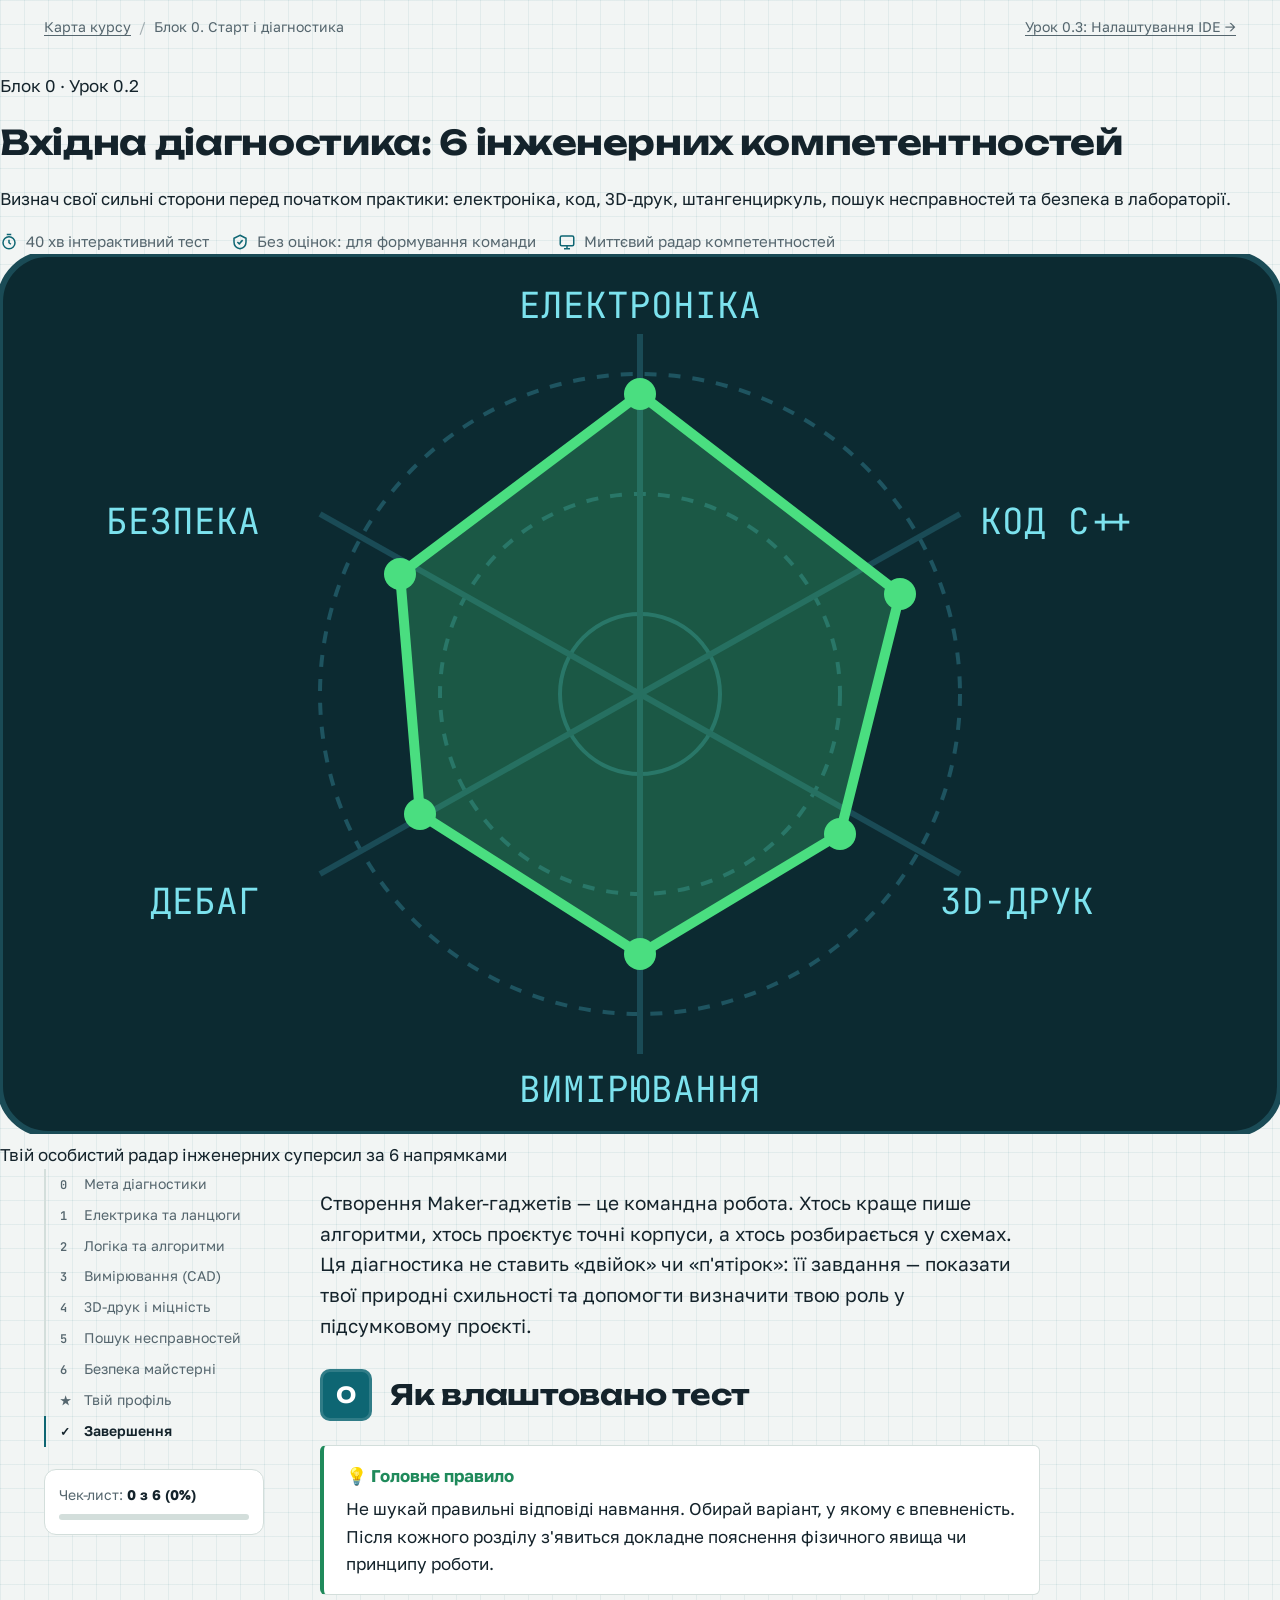
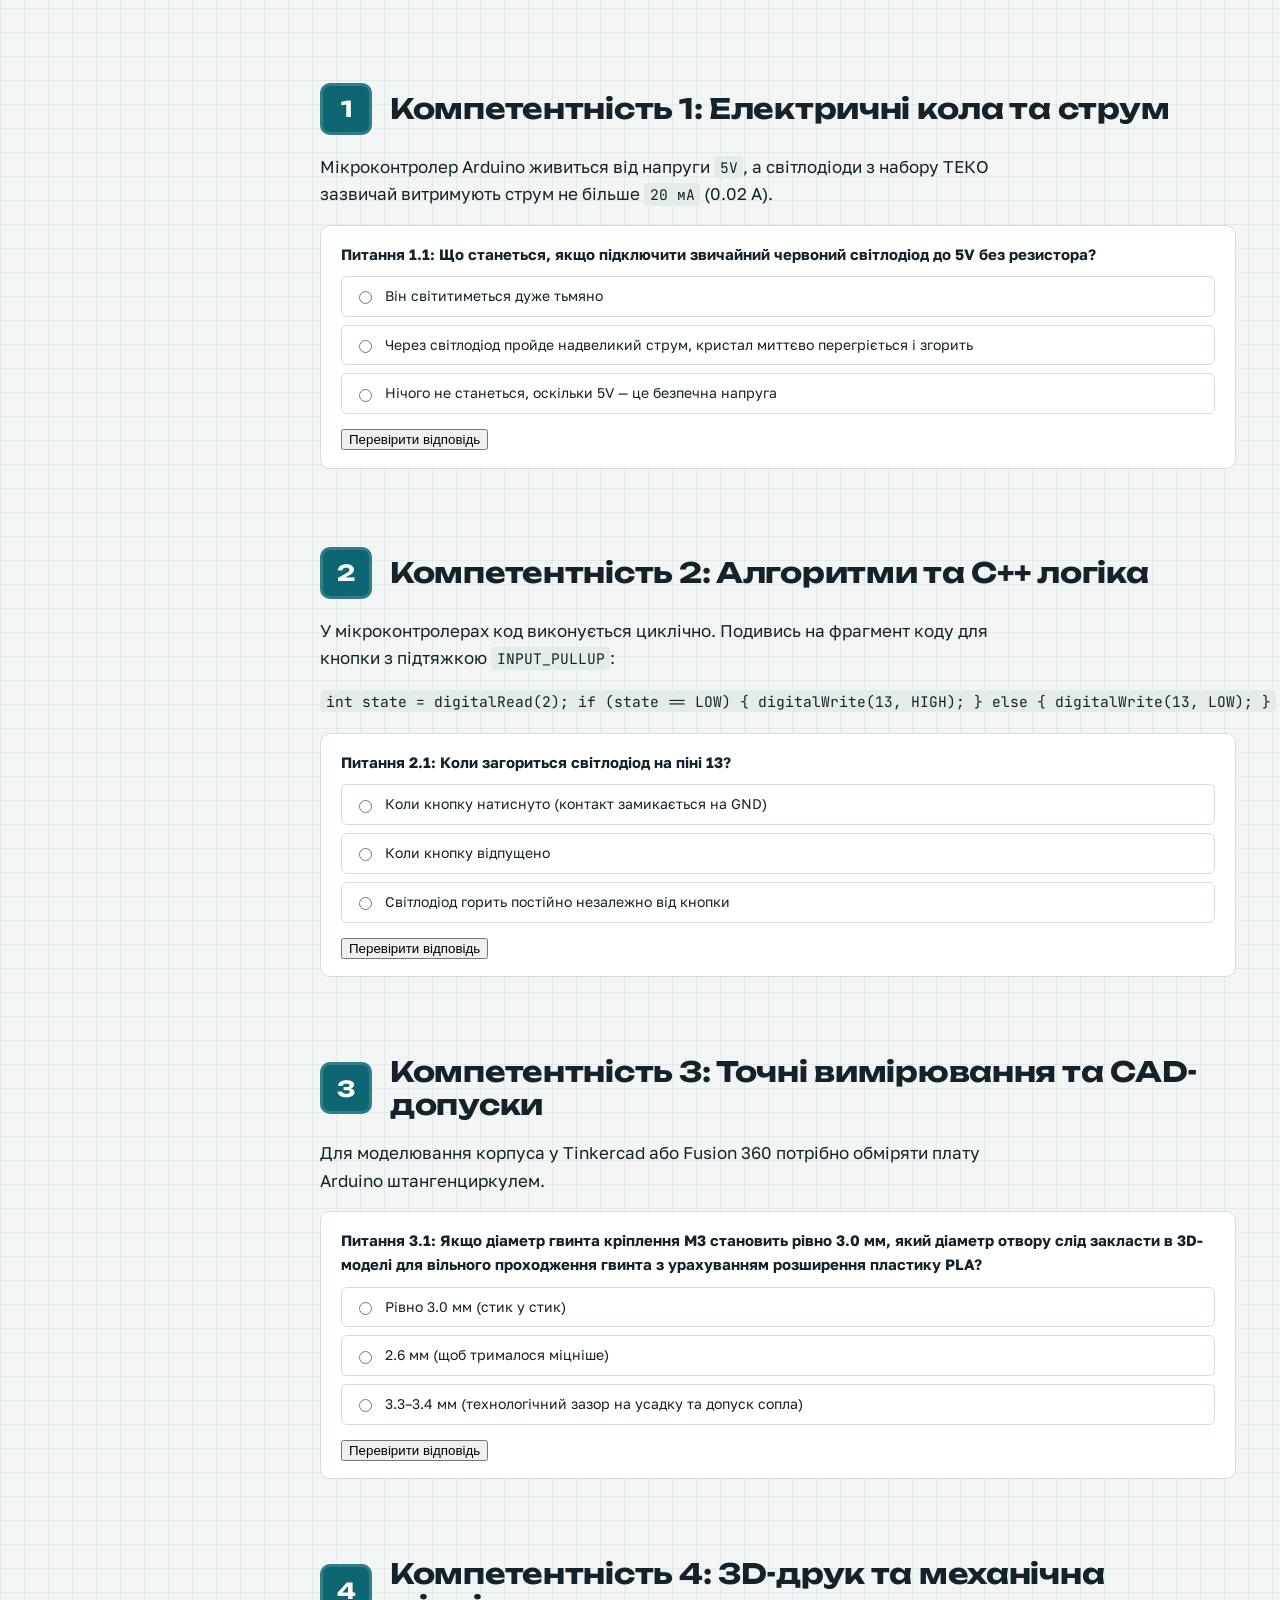
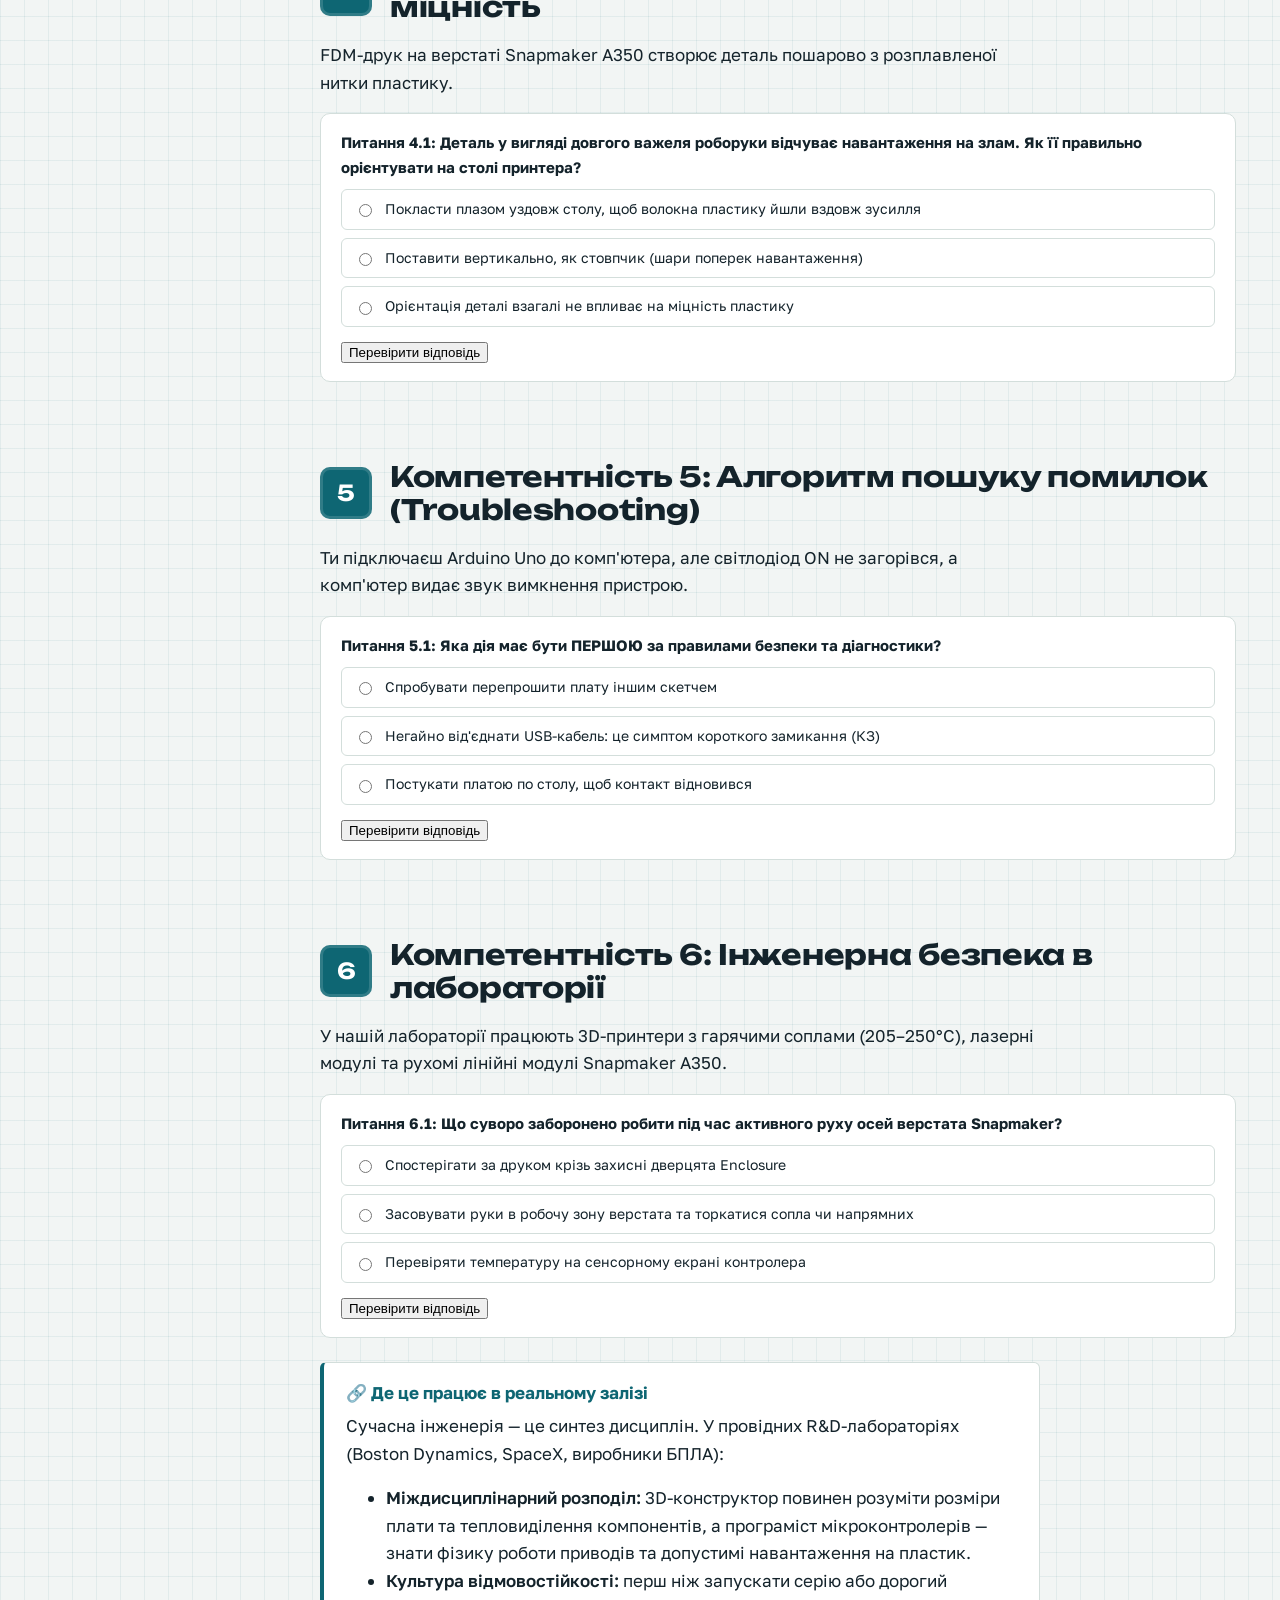
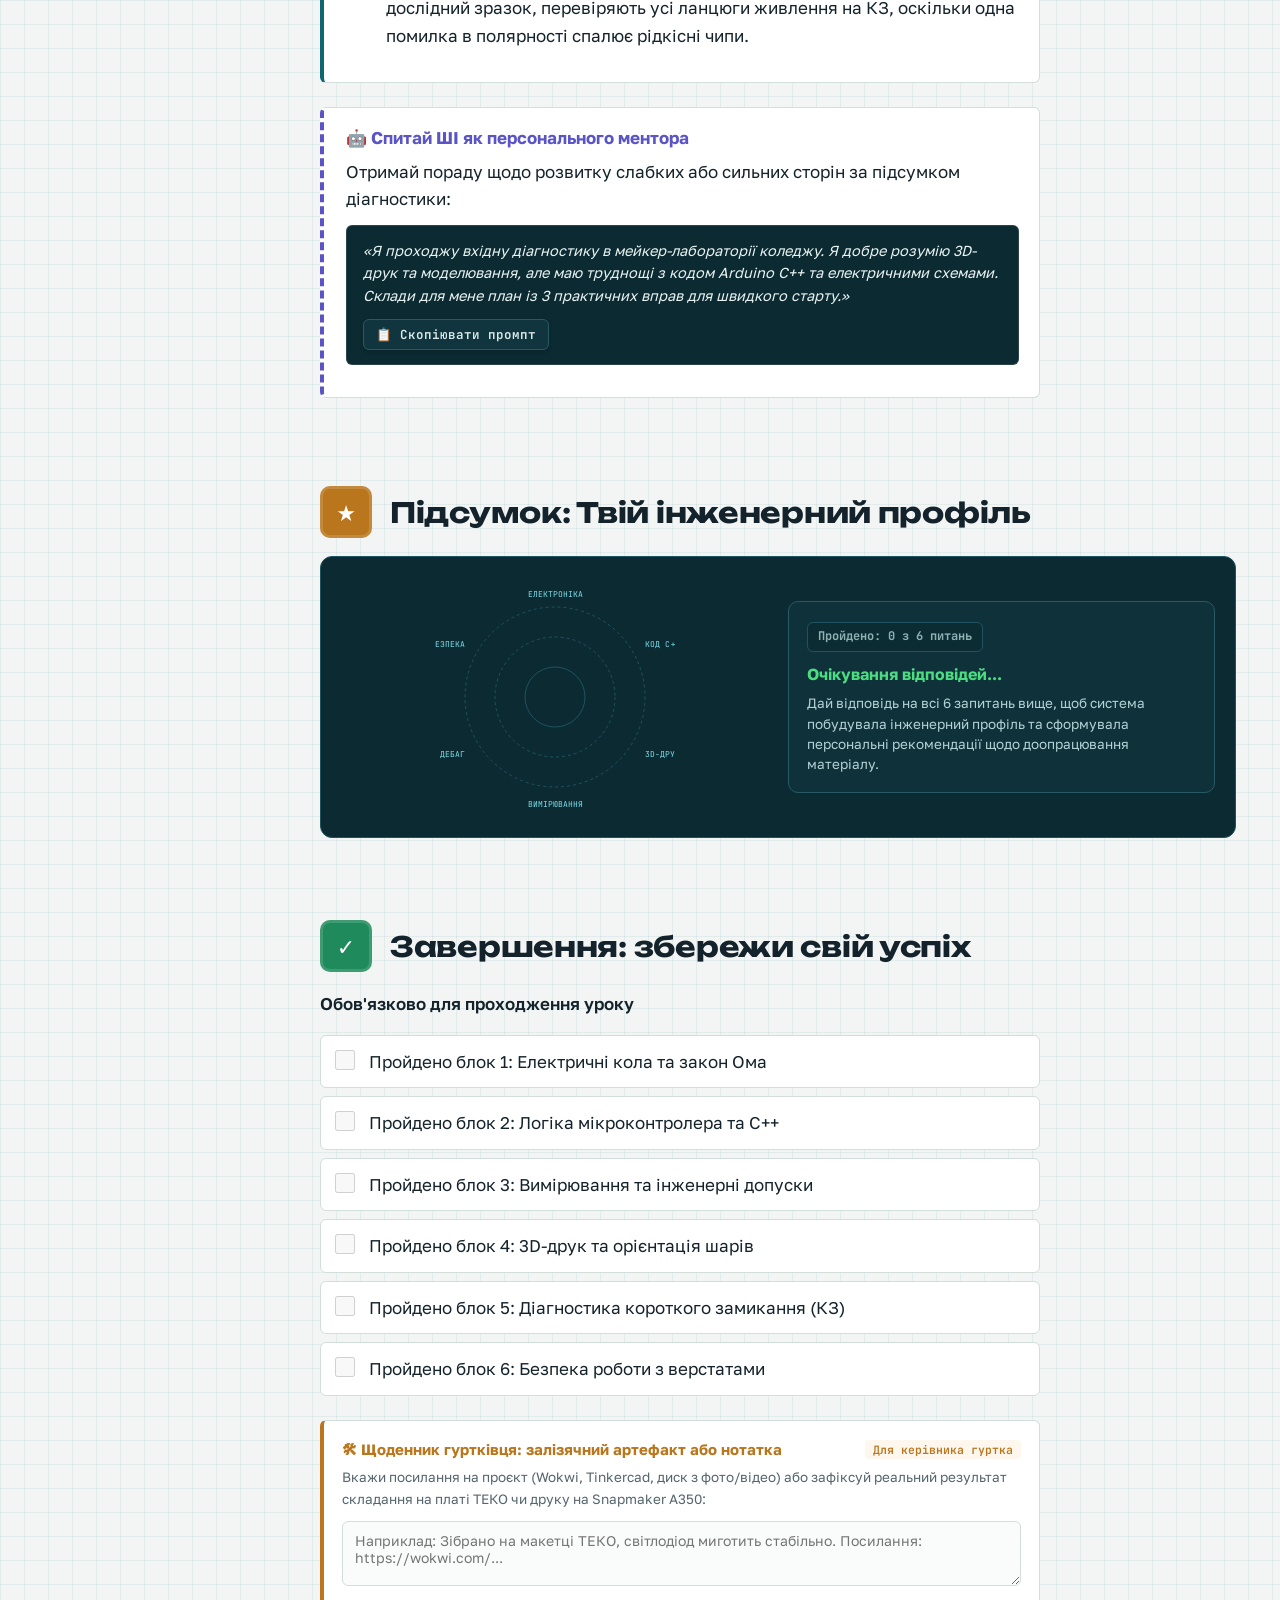
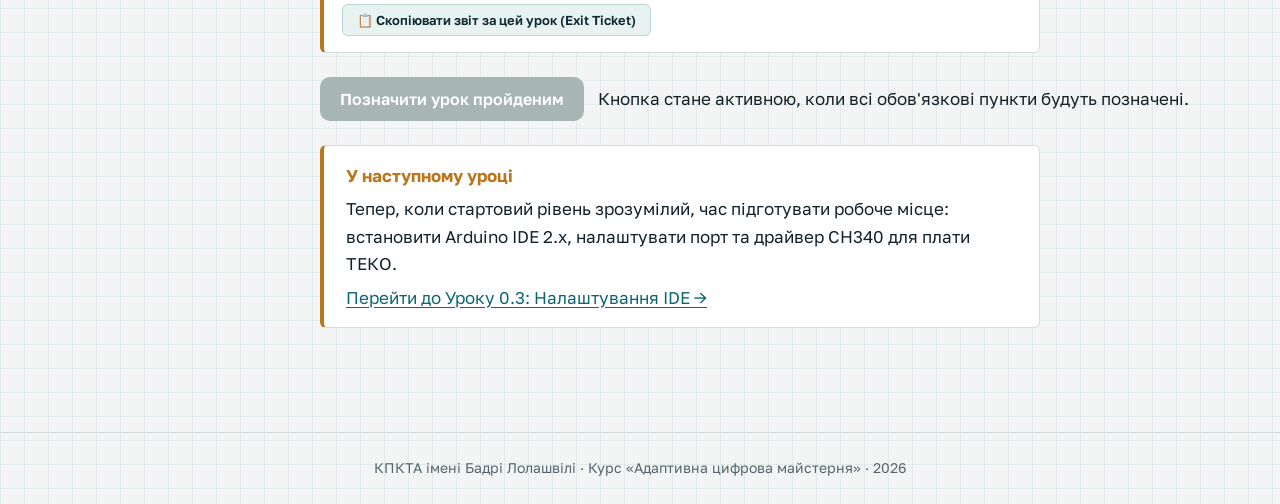
<file: modules/00-diagnostic/lesson-diag.html>
<!DOCTYPE html>
<html lang="uk">
<head>
  <meta charset="UTF-8">
  <meta name="viewport" content="width=device-width, initial-scale=1.0">
  <title>Урок 0.2: Вхідна діагностика (6 інженерних компетентностей) · КПКТА</title>
  <link rel="preconnect" href="https://fonts.googleapis.com">
  <link rel="preconnect" href="https://fonts.gstatic.com" crossorigin>
  <link href="https://fonts.googleapis.com/css2?family=Unbounded:wght@500;700&family=Golos+Text:wght@400;500;600;700&family=JetBrains+Mono:wght@400;600&display=swap" rel="stylesheet">
  <link rel="stylesheet" href="../../assets/lesson.css">
  <style>
    .diag-radar-wrap {
      background: var(--pcb-deep, #0C2A31);
      border: 1px solid #1E5460;
      border-radius: 12px;
      padding: 20px;
      margin: 18px 0;
      color: #E2EDED;
      display: grid;
      grid-template-columns: 1fr 1fr;
      gap: 20px;
      align-items: center;
    }
    @media (max-width: 768px) {
      .diag-radar-wrap { grid-template-columns: 1fr; }
    }
    .diag-radar-svg { max-width: 240px; margin: 0 auto; display: block; }
    .diag-role-card {
      background: rgba(17, 53, 62, .75);
      border: 1px solid #285A66;
      border-radius: 10px;
      padding: 18px;
    }
    .diag-role-card h4 { margin: 0 0 6px; color: #4ADE80; font-size: 16px; }
    .diag-role-card p { font-size: 13.5px; color: #B3D2D6; margin: 0; line-height: 1.5; }
    .diag-score-badge {
      display: inline-flex;
      align-items: center;
      gap: 6px;
      padding: 4px 10px;
      border-radius: 6px;
      font-family: var(--mono, monospace);
      font-size: 12px;
      font-weight: 700;
      margin-bottom: 10px;
    }
    .diag-score-badge.pending { background: rgba(12, 42, 49, 0.7); color: #8FB0B4; border: 1px solid #1E5460; }
    .diag-score-badge.low { background: rgba(229, 56, 59, 0.2); color: #FF6B6D; border: 1px solid #E5383B; }
    .diag-score-badge.mid { background: rgba(242, 166, 90, 0.2); color: #F2A65A; border: 1px solid #F2A65A; }
    .diag-score-badge.high { background: rgba(74, 222, 128, 0.2); color: #4ADE80; border: 1px solid #4ADE80; }
    .diag-recs-box {
      margin-top: 18px;
      background: var(--surface, #FFFFFF);
      border: 1px solid var(--line, #D3DEDB);
      border-radius: 10px;
      padding: 16px 20px;
    }
    .diag-recs-title {
      font-size: 15px;
      font-weight: 700;
      color: #0E6673;
      margin: 0 0 10px;
      display: flex;
      align-items: center;
      gap: 8px;
    }
    .diag-rec-list {
      list-style: none;
      padding: 0;
      margin: 0;
      display: flex;
      flex-direction: column;
      gap: 8px;
    }
    .diag-rec-item {
      font-size: 13.5px;
      line-height: 1.5;
      padding: 9px 12px;
      border-radius: 6px;
      background: #F4FAF7;
      border-left: 3px solid #0E6673;
    }
    .diag-rec-item a {
      font-weight: 600;
      color: #0E6673;
      text-decoration: underline;
    }
    .diag-rec-item a:hover {
      color: #1F8A5B;
    }
    .quiz-card {
      background: #FFFFFF;
      border: 1px solid var(--line, #D3DEDB);
      border-radius: 10px;
      padding: 16px 20px;
      margin: 14px 0;
      transition: border-color .15s;
    }
    .quiz-card.ok { border-color: #1F8A5B; background: #F4FAF7; }
    .quiz-card h4 { margin: 0 0 10px; font-size: 15px; color: var(--ink, #14232B); }
    .quiz-opts { display: flex; flex-direction: column; gap: 8px; margin: 10px 0; }
    .quiz-opt {
      display: flex;
      align-items: center;
      gap: 10px;
      padding: 8px 12px;
      border: 1px solid var(--line, #D3DEDB);
      border-radius: 6px;
      cursor: pointer;
      font-size: 14px;
      transition: all .15s;
    }
    .quiz-opt:hover { background: #E8F2F1; border-color: var(--pcb, #0E6673); }
    .quiz-opt.selected { background: #E7F2F0; border-color: var(--pcb, #0E6673); font-weight: 600; }
    .quiz-feedback {
      font-size: 13px;
      padding: 8px 12px;
      border-radius: 6px;
      margin-top: 8px;
      display: none;
    }
    .quiz-feedback.show { display: block; }
    .quiz-feedback.ok { background: #E8F7EE; color: #124A30; border: 1px solid #A3E0BA; }
    .quiz-feedback.err { background: #FDE8E8; color: #9B1C1C; border: 1px solid #F8B4B4; }
    .caliper-sim {
      background: var(--pcb-deep, #0C2A31);
      border-radius: 10px;
      padding: 18px;
      color: #FFF;
      margin: 16px 0;
      border: 1px solid #1E5460;
    }
    .caliper-scale {
      font-family: var(--mono, monospace);
      font-size: 24px;
      color: #4ADE80;
      font-weight: 700;
      text-align: center;
      margin: 10px 0;
    }
  </style>
</head>
<body class="lesson-page" data-lesson="m0-l02">

<nav class="topbar" aria-label="Навігація курсом">
  <div class="crumbs">
    <a href="../../index.html">Карта курсу</a>
    <span aria-hidden="true">/</span><span>Блок 0. Старт і діагностика</span>
  </div>
  <a href="lesson-setup.html">Урок 0.3: Налаштування IDE →</a>
</nav>

<header class="hero">
  <div>
    <p class="kicker">Блок 0 · Урок 0.2</p>
    <h1>Вхідна діагностика: 6 інженерних компетентностей</h1>
    <p class="promise">Визнач свої сильні сторони перед початком практики: електроніка, код, 3D-друк, штангенциркуль, пошук несправностей та безпека в лабораторії.</p>
    <ul class="facts">
      <li><svg viewBox="0 0 24 24" fill="none" stroke="currentColor" stroke-width="2"><circle cx="12" cy="13" r="8"/><path d="M12 9v4l2.5 2M9 2h6"/></svg>40 хв інтерактивний тест</li>
      <li><svg viewBox="0 0 24 24" fill="none" stroke="currentColor" stroke-width="2"><path d="M12 3l8 4v5c0 5-3.5 8-8 9-4.5-1-8-4-8-9V7z"/><path d="M8.5 12l2.5 2.5 4.5-5"/></svg>Без оцінок: для формування команди</li>
      <li><svg viewBox="0 0 24 24" fill="none" stroke="currentColor" stroke-width="2"><rect x="3" y="4" width="18" height="13" rx="2"/><path d="M8 21h8M12 17v4"/></svg>Миттєвий радар компетентностей</li>
    </ul>
  </div>
  <figure class="hero-board" style="margin:0">
    <svg class="board" viewBox="0 0 320 220" role="img" aria-label="Радарний графік інженерних компетенцій">
      <rect width="320" height="220" rx="12" fill="#0C2A31" stroke="#1A4B56" stroke-width="1.5"/>
      <!-- Радарні кола -->
      <circle cx="160" cy="110" r="80" fill="none" stroke="#1E5460" stroke-width="1" stroke-dasharray="3,3"/>
      <circle cx="160" cy="110" r="50" fill="none" stroke="#1E5460" stroke-width="1" stroke-dasharray="3,3"/>
      <circle cx="160" cy="110" r="20" fill="none" stroke="#1E5460" stroke-width="1"/>
      <!-- Осі -->
      <line x1="160" y1="20" x2="160" y2="200" stroke="#1A4B56" stroke-width="1.5"/>
      <line x1="80" y1="65" x2="240" y2="155" stroke="#1A4B56" stroke-width="1.5"/>
      <line x1="80" y1="155" x2="240" y2="65" stroke="#1A4B56" stroke-width="1.5"/>
      <!-- Полігон компетенцій (зразок) -->
      <polygon points="160,35 225,85 210,145 160,175 105,140 100,80" fill="rgba(74, 222, 128, 0.25)" stroke="#4ADE80" stroke-width="2.5"/>
      <circle cx="160" cy="35" r="4" fill="#4ADE80"/>
      <circle cx="225" cy="85" r="4" fill="#4ADE80"/>
      <circle cx="210" cy="145" r="4" fill="#4ADE80"/>
      <circle cx="160" cy="175" r="4" fill="#4ADE80"/>
      <circle cx="105" cy="140" r="4" fill="#4ADE80"/>
      <circle cx="100" cy="80" r="4" fill="#4ADE80"/>
      <!-- Підписи осей -->
      <text x="160" y="16" text-anchor="middle" font-family="JetBrains Mono, monospace" font-size="9" fill="#7CE2EE">ЕЛЕКТРОНІКА</text>
      <text x="245" y="70" text-anchor="start" font-family="JetBrains Mono, monospace" font-size="9" fill="#7CE2EE">КОД C++</text>
      <text x="235" y="165" text-anchor="start" font-family="JetBrains Mono, monospace" font-size="9" fill="#7CE2EE">3D-ДРУК</text>
      <text x="160" y="212" text-anchor="middle" font-family="JetBrains Mono, monospace" font-size="9" fill="#7CE2EE">ВИМІРЮВАННЯ</text>
      <text x="65" y="165" text-anchor="end" font-family="JetBrains Mono, monospace" font-size="9" fill="#7CE2EE">ДЕБАГ</text>
      <text x="65" y="70" text-anchor="end" font-family="JetBrains Mono, monospace" font-size="9" fill="#7CE2EE">БЕЗПЕКА</text>
    </svg>
    <figcaption>Твій особистий радар інженерних суперсил за 6 напрямками</figcaption>
  </figure>
</header>

<div class="layout">
  <aside class="toc" aria-label="Зміст уроку">
    <ol>
      <li><a href="#s0"><b>0</b>Мета діагностики</a></li>
      <li><a href="#s1"><b>1</b>Електрика та ланцюги</a></li>
      <li><a href="#s2"><b>2</b>Логіка та алгоритми</a></li>
      <li><a href="#s3"><b>3</b>Вимірювання (CAD)</a></li>
      <li><a href="#s4"><b>4</b>3D-друк і міцність</a></li>
      <li><a href="#s5"><b>5</b>Пошук несправностей</a></li>
      <li><a href="#s6"><b>6</b>Безпека майстерні</a></li>
      <li><a href="#s7"><b>★</b>Твій профіль</a></li>
      <li><a href="#s8"><b>✓</b>Завершення</a></li>
    </ol>
    <div class="meter"><p>Чек-лист: <b id="meter-text">0 з 6</b></p><div class="bar"><span id="meter-bar"></span></div></div>
  </aside>

  <main>
    <div class="prose">
      <p class="lead">Створення Maker-гаджетів — це командна робота. Хтось краще пише алгоритми, хтось проєктує точні корпуси, а хтось розбирається у схемах. Ця діагностика не ставить «двійок» чи «п'ятірок»: її завдання — показати твої природні схильності та допомогти визначити твою роль у підсумковому проєкті.</p>
    </div>

    <!-- ===== 0 ===== -->
    <section class="step" id="s0">
      <div class="step-head"><span class="step-num">0</span><h2>Як влаштовано тест</h2></div>
      <div class="callout safe">
        <b>💡 Головне правило</b>
        <p>Не шукай правильні відповіді навмання. Обирай варіант, у якому є впевненість. Після кожного розділу з'явиться докладне пояснення фізичного явища чи принципу роботи.</p>
      </div>
    </section>

    <!-- ===== 1 ===== -->
    <section class="step" id="s1">
      <div class="step-head"><span class="step-num">1</span><h2>Компетентність 1: Електричні кола та струм</h2></div>
      <div class="prose">
        <p>Мікроконтролер Arduino живиться від напруги <code>5V</code>, а світлодіоди з набору ТЕКО зазвичай витримують струм не більше <code>20 мА</code> (0.02 А).</p>
      </div>

      <div class="quiz-card" id="q1">
        <h4>Питання 1.1: Що станеться, якщо підключити звичайний червоний світлодіод до 5V без резистора?</h4>
        <div class="quiz-opts">
          <label class="quiz-opt"><input type="radio" name="q1" value="a"> Він світитиметься дуже тьмяно</label>
          <label class="quiz-opt"><input type="radio" name="q1" value="b"> Через світлодіод пройде надвеликий струм, кристал миттєво перегріється і згорить</label>
          <label class="quiz-opt"><input type="radio" name="q1" value="c"> Нічого не станеться, оскільки 5V — це безпечна напруга</label>
        </div>
        <button class="btn ok-btn btn-check-quiz" data-q="q1" data-correct="b">Перевірити відповідь</button>
        <div class="quiz-feedback" id="q1-fb"></div>
      </div>
    </section>

    <!-- ===== 2 ===== -->
    <section class="step" id="s2">
      <div class="step-head"><span class="step-num">2</span><h2>Компетентність 2: Алгоритми та C++ логіка</h2></div>
      <div class="prose">
        <p>У мікроконтролерах код виконується циклічно. Подивись на фрагмент коду для кнопки з підтяжкою <code>INPUT_PULLUP</code>:</p>
      </div>
      <pre><code>int state = digitalRead(2);
if (state == LOW) {
  digitalWrite(13, HIGH);
} else {
  digitalWrite(13, LOW);
}</code></pre>

      <div class="quiz-card" id="q2">
        <h4>Питання 2.1: Коли загориться світлодіод на піні 13?</h4>
        <div class="quiz-opts">
          <label class="quiz-opt"><input type="radio" name="q2" value="a"> Коли кнопку натиснуто (контакт замикається на GND)</label>
          <label class="quiz-opt"><input type="radio" name="q2" value="b"> Коли кнопку відпущено</label>
          <label class="quiz-opt"><input type="radio" name="q2" value="c"> Світлодіод горить постійно незалежно від кнопки</label>
        </div>
        <button class="btn ok-btn btn-check-quiz" data-q="q2" data-correct="a">Перевірити відповідь</button>
        <div class="quiz-feedback" id="q2-fb"></div>
      </div>
    </section>

    <!-- ===== 3 ===== -->
    <section class="step" id="s3">
      <div class="step-head"><span class="step-num">3</span><h2>Компетентність 3: Точні вимірювання та CAD-допуски</h2></div>
      <div class="prose">
        <p>Для моделювання корпуса у Tinkercad або Fusion 360 потрібно обміряти плату Arduino штангенциркулем.</p>
      </div>

      <div class="quiz-card" id="q3">
        <h4>Питання 3.1: Якщо діаметр гвинта кріплення M3 становить рівно 3.0 мм, який діаметр отвору слід закласти в 3D-моделі для вільного проходження гвинта з урахуванням розширення пластику PLA?</h4>
        <div class="quiz-opts">
          <label class="quiz-opt"><input type="radio" name="q3" value="a"> Рівно 3.0 мм (стик у стик)</label>
          <label class="quiz-opt"><input type="radio" name="q3" value="b"> 2.6 мм (щоб трималося міцніше)</label>
          <label class="quiz-opt"><input type="radio" name="q3" value="c"> 3.3–3.4 мм (технологічний зазор на усадку та допуск сопла)</label>
        </div>
        <button class="btn ok-btn btn-check-quiz" data-q="q3" data-correct="c">Перевірити відповідь</button>
        <div class="quiz-feedback" id="q3-fb"></div>
      </div>
    </section>

    <!-- ===== 4 ===== -->
    <section class="step" id="s4">
      <div class="step-head"><span class="step-num">4</span><h2>Компетентність 4: 3D-друк та механічна міцність</h2></div>
      <div class="prose">
        <p>FDM-друк на верстаті Snapmaker A350 створює деталь пошарово з розплавленої нитки пластику.</p>
      </div>

      <div class="quiz-card" id="q4">
        <h4>Питання 4.1: Деталь у вигляді довгого важеля роборуки відчуває навантаження на злам. Як її правильно орієнтувати на столі принтера?</h4>
        <div class="quiz-opts">
          <label class="quiz-opt"><input type="radio" name="q4" value="a"> Покласти плазом уздовж столу, щоб волокна пластику йшли вздовж зусилля</label>
          <label class="quiz-opt"><input type="radio" name="q4" value="b"> Поставити вертикально, як стовпчик (шари поперек навантаження)</label>
          <label class="quiz-opt"><input type="radio" name="q4" value="c"> Орієнтація деталі взагалі не впливає на міцність пластику</label>
        </div>
        <button class="btn ok-btn btn-check-quiz" data-q="q4" data-correct="a">Перевірити відповідь</button>
        <div class="quiz-feedback" id="q4-fb"></div>
      </div>
    </section>

    <!-- ===== 5 ===== -->
    <section class="step" id="s5">
      <div class="step-head"><span class="step-num">5</span><h2>Компетентність 5: Алгоритм пошуку помилок (Troubleshooting)</h2></div>
      <div class="prose">
        <p>Ти підключаєш Arduino Uno до комп'ютера, але світлодіод ON не загорівся, а комп'ютер видає звук вимкнення пристрою.</p>
      </div>

      <div class="quiz-card" id="q5">
        <h4>Питання 5.1: Яка дія має бути ПЕРШОЮ за правилами безпеки та діагностики?</h4>
        <div class="quiz-opts">
          <label class="quiz-opt"><input type="radio" name="q5" value="a"> Спробувати перепрошити плату іншим скетчем</label>
          <label class="quiz-opt"><input type="radio" name="q5" value="b"> Негайно від'єднати USB-кабель: це симптом короткого замикання (КЗ)</label>
          <label class="quiz-opt"><input type="radio" name="q5" value="c"> Постукати платою по столу, щоб контакт відновився</label>
        </div>
        <button class="btn ok-btn btn-check-quiz" data-q="q5" data-correct="b">Перевірити відповідь</button>
        <div class="quiz-feedback" id="q5-fb"></div>
      </div>
    </section>

    <!-- ===== 6 ===== -->
    <section class="step" id="s6">
      <div class="step-head"><span class="step-num">6</span><h2>Компетентність 6: Інженерна безпека в лабораторії</h2></div>
      <div class="prose">
        <p>У нашій лабораторії працюють 3D-принтери з гарячими соплами (205–250°C), лазерні модулі та рухомі лінійні модулі Snapmaker A350.</p>
      </div>

      <div class="quiz-card" id="q6">
        <h4>Питання 6.1: Що суворо заборонено робити під час активного руху осей верстата Snapmaker?</h4>
        <div class="quiz-opts">
          <label class="quiz-opt"><input type="radio" name="q6" value="a"> Спостерігати за друком крізь захисні дверцята Enclosure</label>
          <label class="quiz-opt"><input type="radio" name="q6" value="b"> Засовувати руки в робочу зону верстата та торкатися сопла чи напрямних</label>
          <label class="quiz-opt"><input type="radio" name="q6" value="c"> Перевіряти температуру на сенсорному екрані контролера</label>
        </div>
        <button class="btn ok-btn btn-check-quiz" data-q="q6" data-correct="b">Перевірити відповідь</button>
        <div class="quiz-feedback" id="q6-fb"></div>
      </div>
    </section>

    <!-- Рубрика: Де це працює в реальному залізі -->
    <div class="callout hardware">
      <b>🔗 Де це працює в реальному залізі</b>
      <p>Сучасна інженерія — це синтез дисциплін. У провідних R&D-лабораторіях (Boston Dynamics, SpaceX, виробники БПЛА):</p>
      <ul>
        <li><strong>Міждисциплінарний розподіл:</strong> 3D-конструктор повинен розуміти розміри плати та тепловиділення компонентів, а програміст мікроконтролерів — знати фізику роботи приводів та допустимі навантаження на пластик.</li>
        <li><strong>Культура відмовостійкості:</strong> перш ніж запускати серію або дорогий дослідний зразок, перевіряють усі ланцюги живлення на КЗ, оскільки одна помилка в полярності спалює рідкісні чипи.</li>
      </ul>
    </div>

    <!-- AI Callout -->
    <div class="callout ai">
      <b>🤖 Спитай ШІ як персонального ментора</b>
      <p>Отримай пораду щодо розвитку слабких або сильних сторін за підсумком діагностики:</p>
      <div class="prompt-box">
        <p id="ai-prompt-m0-l02"><em>«Я проходжу вхідну діагностику в мейкер-лабораторії коледжу. Я добре розумію 3D-друк та моделювання, але маю труднощі з кодом Arduino C++ та електричними схемами. Склади для мене план із 3 практичних вправ для швидкого старту.»</em></p>
        <button class="copy-btn" data-target="ai-prompt-m0-l02" type="button">📋 Скопіювати промпт</button>
      </div>
    </div>

    <!-- ===== 7 ===== -->
    <section class="step" id="s7">
      <div class="step-head"><span class="step-num bonus">★</span><h2>Підсумок: Твій інженерний профіль</h2></div>
      <div class="diag-radar-wrap">
        <div>
          <svg class="diag-radar-svg" id="result-radar-svg" viewBox="0 0 240 240" role="img">
            <circle cx="120" cy="120" r="90" fill="none" stroke="#1E5460" stroke-width="1" stroke-dasharray="3,3"/>
            <circle cx="120" cy="120" r="60" fill="none" stroke="#1E5460" stroke-width="1" stroke-dasharray="3,3"/>
            <circle cx="120" cy="120" r="30" fill="none" stroke="#1E5460" stroke-width="1"/>
            <polygon id="radar-poly" points="120,120 120,120 120,120 120,120 120,120 120,120" fill="rgba(74, 222, 128, 0.3)" stroke="#4ADE80" stroke-width="2"/>
            <text x="120" y="20" text-anchor="middle" font-family="JetBrains Mono, monospace" font-size="8" fill="#7CE2EE">ЕЛЕКТРОНІКА</text>
            <text x="210" y="70" text-anchor="start" font-family="JetBrains Mono, monospace" font-size="8" fill="#7CE2EE">КОД C++</text>
            <text x="210" y="180" text-anchor="start" font-family="JetBrains Mono, monospace" font-size="8" fill="#7CE2EE">3D-ДРУК</text>
            <text x="120" y="230" text-anchor="middle" font-family="JetBrains Mono, monospace" font-size="8" fill="#7CE2EE">ВИМІРЮВАННЯ</text>
            <text x="30" y="180" text-anchor="end" font-family="JetBrains Mono, monospace" font-size="8" fill="#7CE2EE">ДЕБАГ</text>
            <text x="30" y="70" text-anchor="end" font-family="JetBrains Mono, monospace" font-size="8" fill="#7CE2EE">БЕЗПЕКА</text>
          </svg>
        </div>
        <div class="diag-role-card">
          <div class="diag-score-badge pending" id="diag-score-badge">Пройдено: 0 з 6 питань</div>
          <h4 id="role-title">Очікування відповідей...</h4>
          <p id="role-desc">Дай відповідь на всі 6 запитань вище, щоб система побудувала інженерний профіль та сформувала персональні рекомендації щодо доопрацювання матеріалу.</p>
        </div>
      </div>
      <div id="diag-recs-container"></div>
    </section>

    <!-- ===== 8 ===== -->
    <section class="step" id="s8">
      <div class="step-head"><span class="step-num final">✓</span><h2>Завершення: збережи свій успіх</h2></div>
      <p><strong>Обов'язково для проходження уроку</strong></p>
      <ul class="checklist">
        <li><label><input type="checkbox" class="check" data-key="circuits" disabled><span>Пройдено блок 1: Електричні кола та закон Ома</span></label></li>
        <li><label><input type="checkbox" class="check" data-key="code" disabled><span>Пройдено блок 2: Логіка мікроконтролера та C++</span></label></li>
        <li><label><input type="checkbox" class="check" data-key="cad" disabled><span>Пройдено блок 3: Вимірювання та інженерні допуски</span></label></li>
        <li><label><input type="checkbox" class="check" data-key="print" disabled><span>Пройдено блок 4: 3D-друк та орієнтація шарів</span></label></li>
        <li><label><input type="checkbox" class="check" data-key="debug" disabled><span>Пройдено блок 5: Діагностика короткого замикання (КЗ)</span></label></li>
        <li><label><input type="checkbox" class="check" data-key="safety" disabled><span>Пройдено блок 6: Безпека роботи з верстатами</span></label></li>
      </ul>

      <div class="done-row">
        <button class="btn-done" id="done-btn">Позначити урок пройденим</button>
        <span id="done-hint"></span>
      </div>

      <div class="callout next">
        <b>У наступному уроці</b>
        <p>Тепер, коли стартовий рівень зрозумілий, час підготувати робоче місце: встановити Arduino IDE 2.x, налаштувати порт та драйвер CH340 для плати ТЕКО.</p>
        <p><a href="lesson-setup.html">Перейти до Уроку 0.3: Налаштування IDE →</a></p>
      </div>
    </section>
  </main>
</div>

<footer>КПКТА імені Бадрі Лолашвілі · Курс «Адаптивна цифрова майстерня» · 2026</footer>

<script src="../../assets/course.js"></script>
<script src="../../assets/lesson.js"></script>
<script>
(function() {
  "use strict";
  var scores = { q1: 0, q2: 0, q3: 0, q4: 0, q5: 0, q6: 0 };
  var answered = { q1: false, q2: false, q3: false, q4: false, q5: false, q6: false };

  var checkKeys = {
    q1: "circuits",
    q2: "code",
    q3: "cad",
    q4: "print",
    q5: "debug",
    q6: "safety"
  };

  // Рекомендації щодо доопрацювання матеріалу при помилці
  var recommendations = {
    q1: {
      topic: "Електричні кола та закон Ома",
      link: "guide-circuits.html",
      lesson: "Довідник: Електричні кола та закон Ома",
      tip: "Опрацюй інженерний довідник: формула закону Ома, гідравлічна модель та калькулятор струмообмежувального резистора 220 Ом."
    },
    q2: {
      topic: "Логіка мікроконтролера та C++",
      link: "../01-arduino-basics/lesson-02.html",
      lesson: "Урок 1.2: Кнопка та INPUT_PULLUP",
      tip: "Зверни увагу на підтягувальний резистор: при натисканні кнопка замикає пін на GND, тому digitalRead повертає LOW."
    },
    q3: {
      topic: "3D CAD та інженерні допуски",
      link: "../02-3d-printing/guide-a350.html",
      lesson: "Посібник Snapmaker A350",
      tip: "Врахуй розширення пластику соплом 0.4 мм: для вільного ходу гвинта M3 діаметр отвору в моделі має бути 3.3–3.4 мм."
    },
    q4: {
      topic: "3D-друк та анізотропія міцності",
      link: "../02-3d-printing/lesson-01.html",
      lesson: "Урок 2.1: Анатомія Snapmaker та перший шар",
      tip: "Пам'ятай про орієнтацію шарів: деталь під навантаженням на злам не можна друкувати вертикально, бо шари Z розколються."
    },
    q5: {
      topic: "Діагностика короткого замикання (КЗ)",
      link: "lesson-safety.html",
      lesson: "Урок 0.1: Техніка безпеки мейкера",
      tip: "Засвой симптом аварії: згаслий діод ON та звук вимкнення USB свідчать про спрацьовування захисту — негайно висмикуй кабель."
    },
    q6: {
      topic: "Безпека роботи з верстатами",
      link: "lesson-safety.html",
      lesson: "Урок 0.1: Техніка безпеки (розділ 3D-друку)",
      tip: "Ніколи не торкайся гарячого сопла (200–250°C) та рухомих кареток верстата під час друку або калібрування."
    }
  };

  // Пояснення відповідей
  var explanations = {
    q1: {
      ok: "Правильно! Без струмообмежувального резистора внутрішній опір світлодіода дуже малий, що призводить до струму понад 100 мА і теплового пробою кристала.",
      err: "Неправильно. Напруга 5V вища за пряме падіння напруги на червоному світлодіоді (близько 2.0V). Без резистора струм перевищить допустимий у 5-10 разів, і кристал згорить."
    },
    q2: {
      ok: "Правильно! У режимі INPUT_PULLUP пін підтягнутий до 5V резистором. Натискання кнопки з'єднує його з GND (0V, LOW).",
      err: "Зверни увагу на умову: if (state == LOW). При підтяжці INPUT_PULLUP ненатиснута кнопка видає HIGH, а натиснута замикає пін на GND, тобто дає LOW."
    },
    q3: {
      ok: "Правильно! Сопло 0.4 мм дещо розплющує пластик, через що внутрішні отвори виходять на 0.2-0.3 мм вужчими за модель. Зазор 3.3-3.4 мм дає вільний хід гвинта M3.",
      err: "Увага: у 3D-друці отвір діаметром 3.0 мм надрукується приблизно 2.7-2.8 мм через розширення нитки, тому гвинт М3 не пролізе без свердління."
    },
    q4: {
      ok: "Правильно! Анізотропія міцності: спайка між шарами Z завжди слабша на 30-50%, ніж монолітна нитка, покладена в площині XY.",
      err: "Якщо надрукувати деталь вертикально, шари підуть перпендикулярно важелю. При першому ж навантаженні важіль розколеться по межі шарів."
    },
    q5: {
      ok: "Правильно! Звук відключення USB і згаслий світлодіод ON — ознака спрацьовування захисту комп'ютера від перевантаження по струму (КЗ). Потрібно миттєво знеструмити схему.",
      err: "Перепрошивка не допоможе при апаратному короткому замиканні! Необхідно негайно вийняти кабель, щоб не пошкодити USB-порт комп'ютера."
    },
    q6: {
      ok: "Правильно! Сопло нагріте до 205-250°C, а лінійні модулі мають великий крутний момент і здатні травмувати пальці.",
      err: "Категорично заборонено торкатися рухомих частин і гарячого сопла! Це призводить до серйозних опіків та механічних травм."
    }
  };

  document.querySelectorAll(".btn-check-quiz").forEach(function(btn) {
    btn.onclick = function() {
      var qId = btn.getAttribute("data-q");
      var correct = btn.getAttribute("data-correct");
      var selected = document.querySelector('input[name="' + qId + '"]:checked');
      var fb = document.getElementById(qId + "-fb");
      if (!selected) {
        fb.className = "quiz-feedback show err";
        fb.textContent = "Будь ласка, обери варіант відповіді перед перевіркою!";
        return;
      }

      var isOk = (selected.value === correct);
      scores[qId] = isOk ? 1 : 0;
      answered[qId] = true;
      fb.className = "quiz-feedback show " + (isOk ? "ok" : "err");
      fb.textContent = isOk ? explanations[qId].ok : explanations[qId].err;

      // Автоматичне проставлення чек-бокса в завершальному чек-листі
      var cKey = checkKeys[qId];
      var chk = document.querySelector('input.check[data-key="' + cKey + '"]');
      if (chk) {
        chk.disabled = false;
        chk.checked = true;
        chk.dispatchEvent(new Event("change"));
      }

      updateRadar();
    };
  });

  function updateRadar() {
    var keys = ["q1", "q2", "q3", "q4", "q5", "q6"];
    var answeredCount = 0;
    var totalCorrect = 0;

    keys.forEach(function(k) {
      if (answered[k]) answeredCount++;
      totalCorrect += scores[k];
    });

    // Оновлення радарного полігону SVG
    var poly = document.getElementById("radar-poly");
    if (poly) {
      // 6 точок радара (центр 120, 120, радіус до 85)
      var cx = 120, cy = 120, maxR = 85;
      var angles = [-90, -30, 30, 90, 150, 210]; // 6 осей у градусах
      var pts = [];
      angles.forEach(function(deg, idx) {
        var rad = deg * Math.PI / 180;
        var qKey = keys[idx];
        var isAnswered = answered[qKey];
        var isCorrect = scores[qKey] === 1;
        var r = !isAnswered ? 15 : (isCorrect ? maxR : 8);
        var x = cx + r * Math.cos(rad);
        var y = cy + r * Math.sin(rad);
        pts.push(Math.round(x) + "," + Math.round(y));
      });
      poly.setAttribute("points", pts.join(" "));
      poly.setAttribute("fill", totalCorrect <= 2 ? "rgba(229, 56, 59, 0.25)" : (totalCorrect <= 4 ? "rgba(242, 166, 90, 0.25)" : "rgba(74, 222, 128, 0.3)"));
      poly.setAttribute("stroke", totalCorrect <= 2 ? "#E5383B" : (totalCorrect <= 4 ? "#F2A65A" : "#4ADE80"));
    }

    var scoreBadge = document.getElementById("diag-score-badge");
    var roleTitle = document.getElementById("role-title");
    var roleDesc = document.getElementById("role-desc");
    var recsBox = document.getElementById("diag-recs-container");

    if (scoreBadge) {
      if (answeredCount < 6) {
        scoreBadge.className = "diag-score-badge pending";
        scoreBadge.textContent = "Пройдено: " + answeredCount + " з 6 питань";
      } else {
        var pct = Math.round(totalCorrect / 6 * 100);
        if (totalCorrect <= 2) {
          scoreBadge.className = "diag-score-badge low";
          scoreBadge.textContent = "Результат: " + totalCorrect + " з 6 правильних (" + pct + "%) — Початковий рівень";
        } else if (totalCorrect <= 4) {
          scoreBadge.className = "diag-score-badge mid";
          scoreBadge.textContent = "Результат: " + totalCorrect + " з 6 правильних (" + pct + "%) — Практик-дослідник";
        } else {
          scoreBadge.className = "diag-score-badge high";
          scoreBadge.textContent = "Результат: " + totalCorrect + " з 6 правильних (" + pct + "%) — Впевнений мейкер";
        }
      }
    }

    if (answeredCount === 6 && roleTitle && roleDesc) {
      if (totalCorrect <= 2) {
        roleTitle.textContent = "Рівень: Стажер майстерні (Trainee Maker)";
        roleDesc.textContent = "Базові інженерні поняття наразі потребують ретельного вивчення. Працювати зі справжніми платами ТЕКО та верстатом Snapmaker A350 самостійно поки що зарано через високий ризик пошкодження компонентів. Необхідно відпрацювати схеми у віртуальному симуляторі Wokwi та опрацювати теми з індивідуального маршруту нижче.";
      } else if (totalCorrect <= 4) {
        roleTitle.textContent = "Рівень: Дослідник-практик (Apprentice Maker)";
        roleDesc.textContent = "Є хороша основа в окремих напрямках, проте виявлено прогалини в безпеці або теорії. Доопрацюй вказані нижче теми перед переходом до самостійного проєктування гаджетів.";
      } else {
        roleTitle.textContent = "Рівень: Впевнений мейкер (Ready Maker)";
        roleDesc.textContent = "Відмінна інженерна інтуїція та розуміння фізики процесів. Твоїх знань достатньо для безпечної роботи в майстерні з платами ТЕКО та верстатом Snapmaker A350.";
      }

      // Формування персональних рекомендацій щодо доопрацювання
      if (recsBox) {
        var wrongKeys = keys.filter(function(k) { return scores[k] === 0; });
        if (wrongKeys.length === 0) {
          recsBox.innerHTML =
            '<div class="diag-recs-box" style="border-color:#4ADE80;background:#F4FAF7">' +
              '<div class="diag-recs-title" style="color:#1F8A5B">🎉 Бездоганний результат: 6 з 6!</div>' +
              '<p style="margin:0;font-size:14px;color:#12442E;line-height:1.5">' +
                'Усі 6 запитань вхідної діагностики пройдено без жодної помилки. ' +
                'У тебе є надійний теоретичний і практичний фундамент. Час переходити до налаштування плати та робочого місця в Уроці 0.3!' +
              '</p>' +
            '</div>';
        } else {
          var itemsHtml = wrongKeys.map(function(k) {
            var rec = recommendations[k];
            return '<li class="diag-rec-item">' +
              '<b>' + rec.topic + ':</b> опрацюй <a href="' + rec.link + '">' + rec.lesson + '</a> — ' + rec.tip +
            '</li>';
          }).join("");

          recsBox.innerHTML =
            '<div class="diag-recs-box">' +
              '<div class="diag-recs-title">📚 Індивідуальний маршрут доопрацювання (' + wrongKeys.length + ' з 6 тем потребують уваги):</div>' +
              '<p style="margin:0 0 12px;font-size:13.5px;color:var(--muted)">Зверни увагу на теми, де допущено помилки. Опрацюй вказані матеріали перед початком роботи зі справжнім залізом:</p>' +
              '<ul class="diag-rec-list">' + itemsHtml + '</ul>' +
            '</div>';
        }
      }
    }
  }
})();
</script>
</body>
</html>
</file>
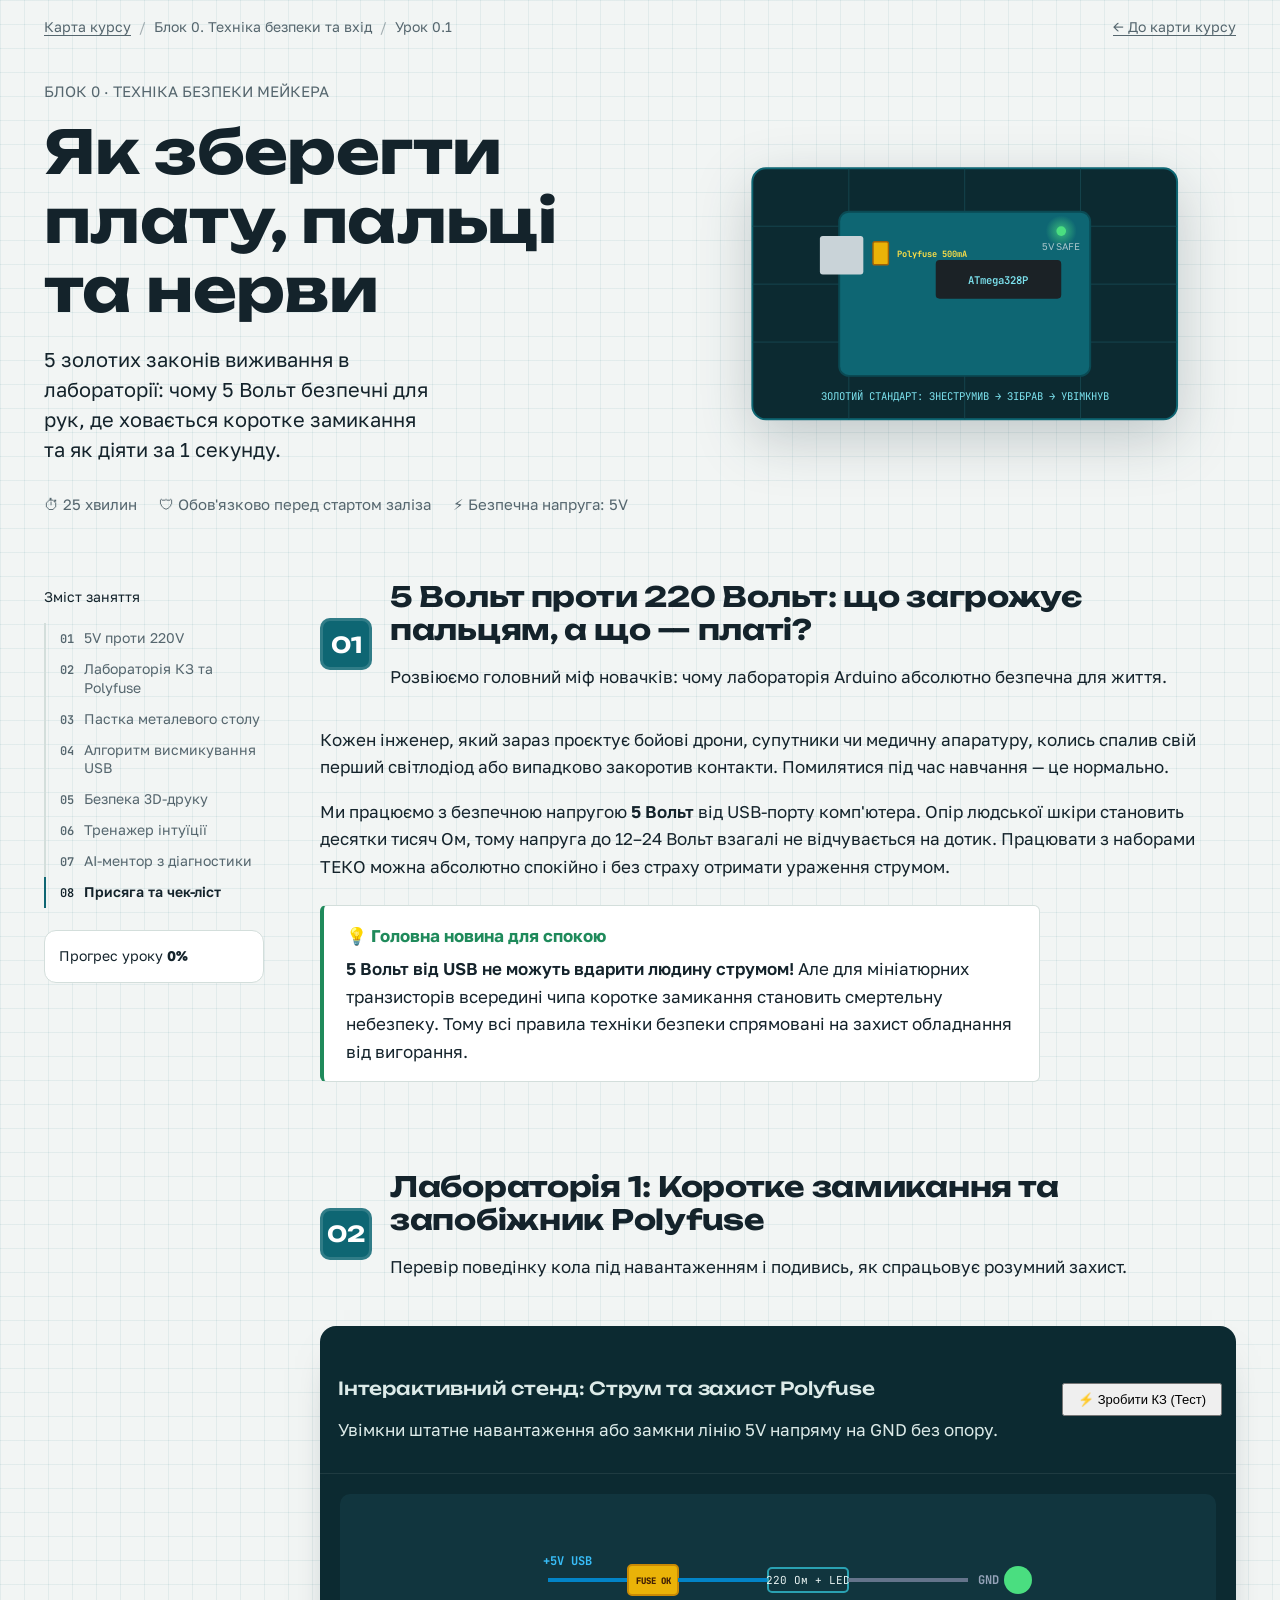
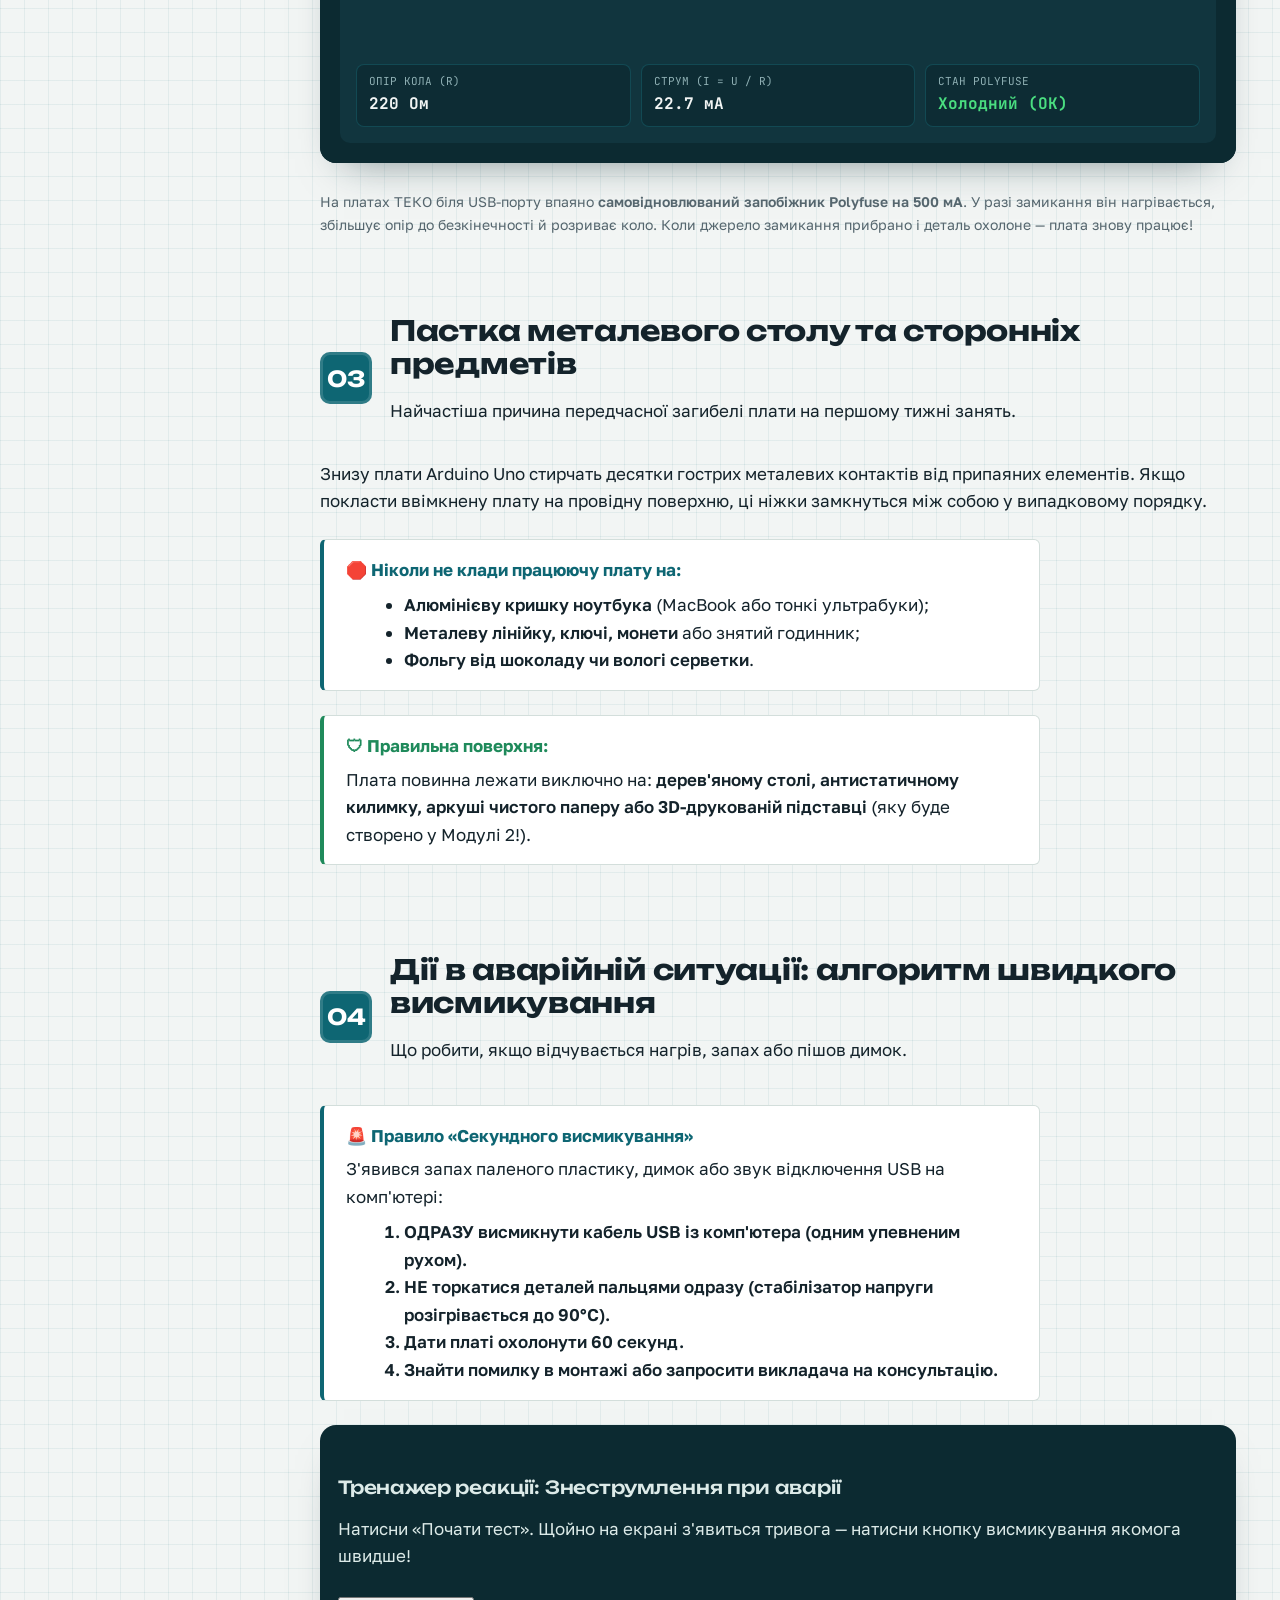
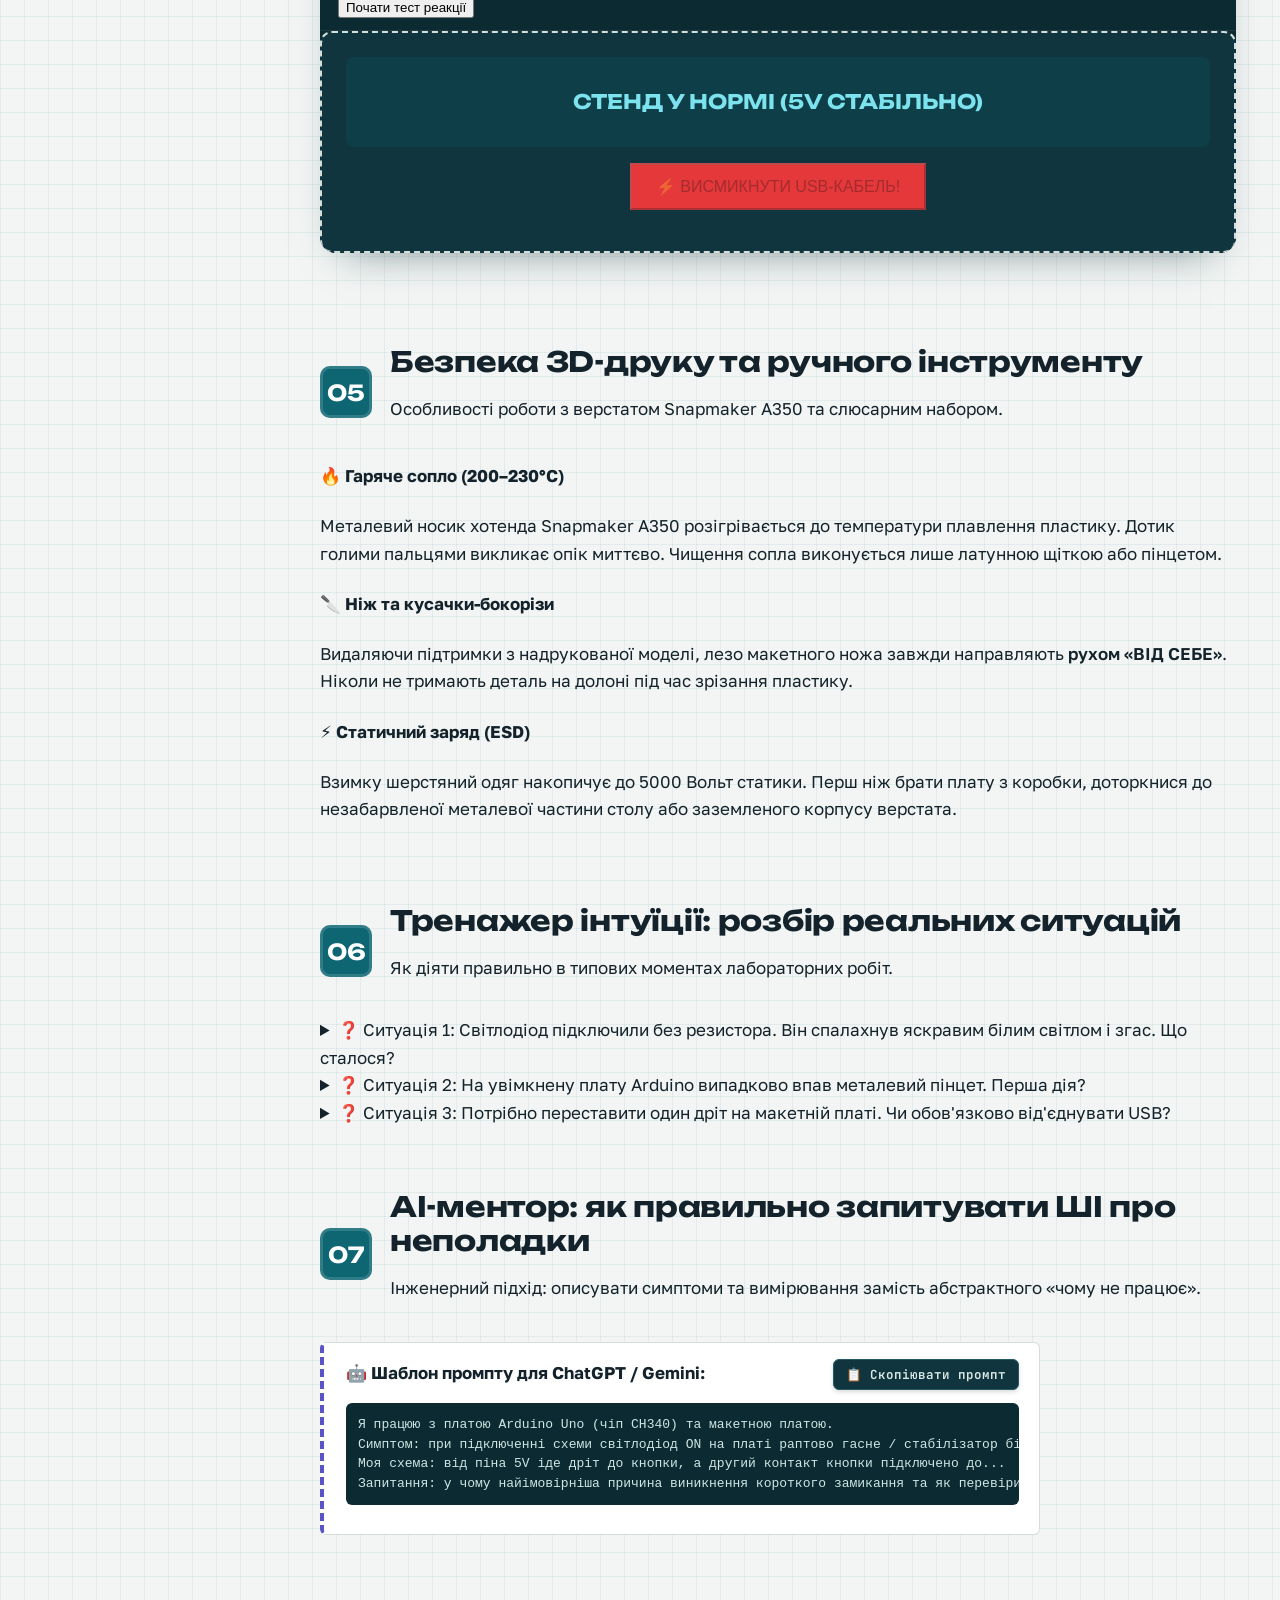
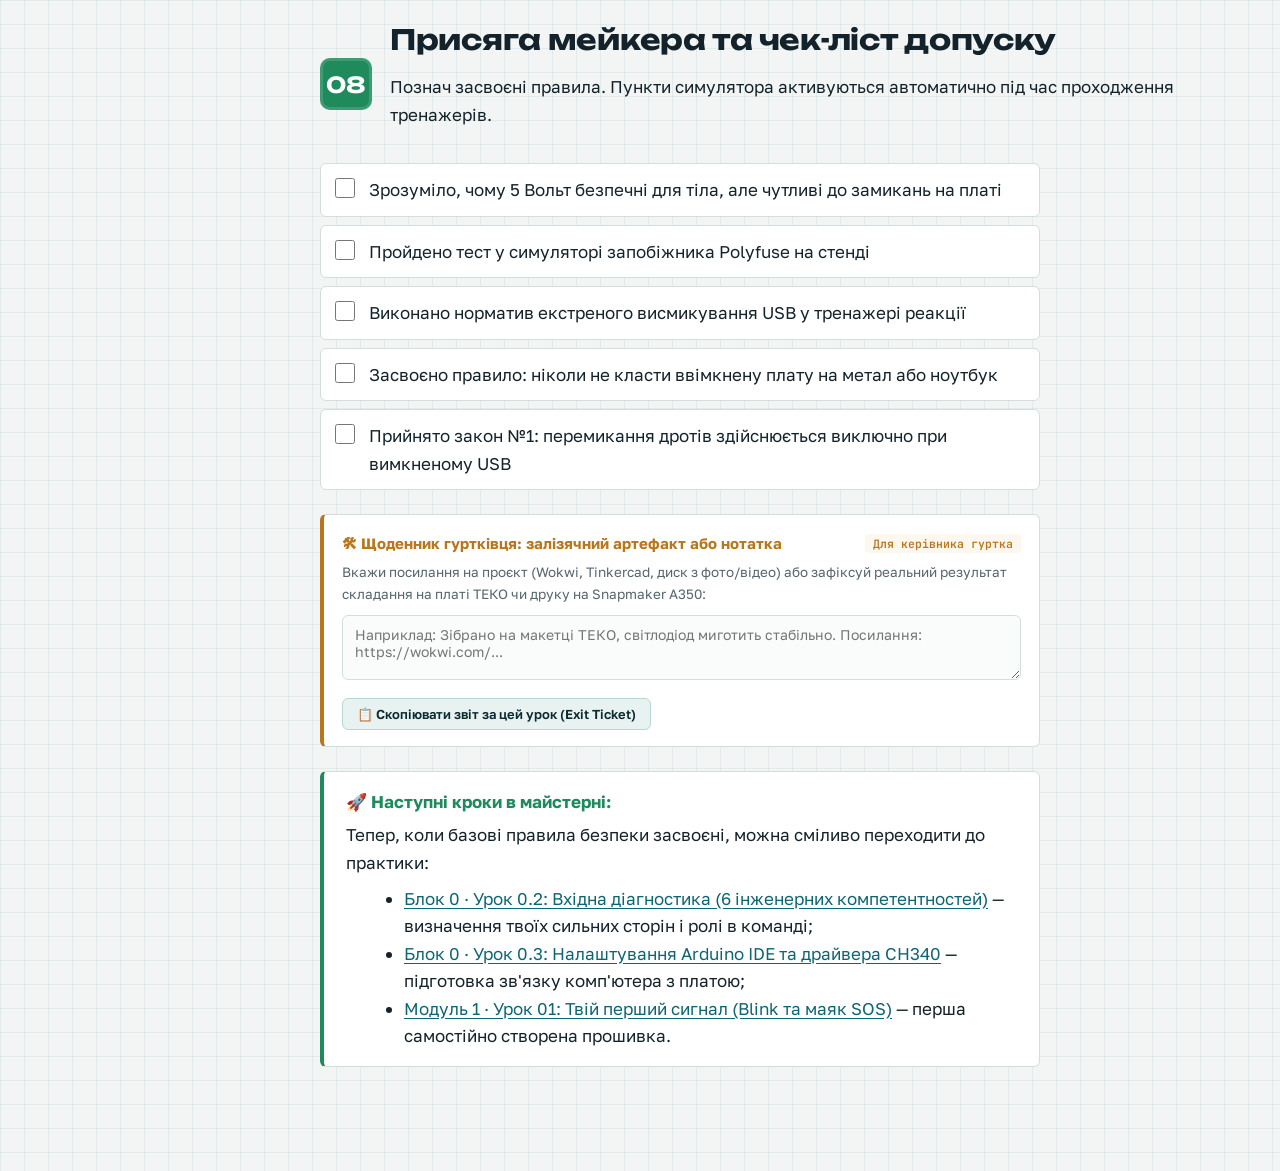
<file: modules/00-diagnostic/lesson-safety.html>
<!DOCTYPE html>
<html lang="uk">
<head>
<meta charset="UTF-8">
<meta name="viewport" content="width=device-width, initial-scale=1">
<title>Блок 0 · Урок 0.1: Техніка безпеки мейкера | Адаптивна цифрова майстерня</title>
<link rel="preconnect" href="https://fonts.googleapis.com">
<link rel="preconnect" href="https://fonts.gstatic.com" crossorigin>
<link href="https://fonts.googleapis.com/css2?family=Unbounded:wght@500;700&family=Golos+Text:wght@400;500;600;700&family=JetBrains+Mono:wght@400;600&display=swap" rel="stylesheet">
<style>
/* Унікальні стилі уроку безпеки */
.hero { max-width: 1240px; margin: 0 auto; padding: 24px 24px 56px; display: grid; grid-template-columns: 1.05fr .95fr; gap: 48px; align-items: center; }
.hero .kicker { margin: 0 0 14px; color: var(--muted); font-size: 15px; }
.hero h1 { font-size: clamp(34px, 5.5vw, 60px); font-weight: 700; margin: 0 0 20px; line-height: 1.15; }
.hero .promise { font-size: 20px; line-height: 1.5; max-width: 32ch; margin: 0 0 28px; }
.hero-board svg { width: 100%; height: auto; filter: drop-shadow(0 18px 28px rgba(12, 42, 49, .22)); }

/* Лабораторія КЗ та Polyfuse */
.safety-stage { padding: 20px; display: flex; flex-direction: column; gap: 16px; background: var(--pcb-deep); border-radius: 12px; }
.circuit-viz { background: var(--pcb-panel); border-radius: 10px; padding: 16px; display: flex; flex-direction: column; align-items: center; }
.telemetry-row { display: grid; grid-template-columns: repeat(auto-fit, minmax(140px, 1fr)); gap: 10px; width: 100%; margin-top: 14px; }
.tele-box { background: rgba(12, 42, 49, 0.7); border: 1px solid rgba(30, 126, 140, 0.35); border-radius: 8px; padding: 8px 12px; font-family: var(--mono); }
.tele-box small { display: block; color: #8FB0B4; font-size: 11px; text-transform: uppercase; }
.tele-box b { font-size: 16px; color: #F2F5F4; }
.tele-box.alert b { color: var(--signal); }
.tele-box.ok b { color: #4ADE80; }

/* Тренажер реакції */
.reaction-box { background: var(--pcb-panel); border: 2px dashed var(--line); border-radius: 12px; padding: 24px; text-align: center; }
.alarm-screen { min-height: 90px; display: flex; flex-direction: column; align-items: center; justify-content: center; font-family: var(--display); font-size: 20px; font-weight: 700; border-radius: 8px; margin-bottom: 16px; transition: background .2s, color .2s; }
.alarm-screen.normal { background: #0E3E47; color: #7CE2EE; }
.alarm-screen.danger { background: #E5383B; color: #FFFFFF; animation: blinkFast .3s infinite alternate; }
.alarm-screen.saved { background: #1F8A5B; color: #FFFFFF; }
@keyframes blinkFast { from { opacity: 1; } to { opacity: .4; } }
</style>
<link rel="stylesheet" href="../../assets/lesson.css">
</head>
<body data-lesson="m0-l01" data-root="../../">

<nav class="topbar" aria-label="Навігація курсом">
  <div class="crumbs">
    <a href="../../index.html">Карта курсу</a>
    <span aria-hidden="true">/</span>
    <span>Блок 0. Техніка безпеки та вхід</span>
    <span aria-hidden="true">/</span>
    <span class="crumb-current">Урок 0.1</span>
  </div>
  <div class="topbar-actions">
    <a class="chip-btn" href="../../index.html">← До карти курсу</a>
  </div>
</nav>

<section class="hero">
  <div>
    <p class="kicker">БЛОК 0 · ТЕХНІКА БЕЗПЕКИ МЕЙКЕРА</p>
    <h1>Як зберегти плату, пальці та нерви</h1>
    <p class="promise">5 золотих законів виживання в лабораторії: чому 5 Вольт безпечні для рук, де ховається коротке замикання та як діяти за 1 секунду.</p>
    <ul class="facts">
      <li>⏱ 25 хвилин</li>
      <li>🛡 Обов'язково перед стартом заліза</li>
      <li>⚡ Безпечна напруга: 5V</li>
    </ul>
  </div>

  <figure class="hero-board">
    <svg viewBox="0 0 480 300" role="img" aria-label="Ілюстрація правил безпеки підключення плати">
      <defs>
        <radialGradient id="safeGlow" cx="50%" cy="50%" r="50%">
          <stop offset="0%" stop-color="#4ADE80" stop-opacity=".7"/>
          <stop offset="100%" stop-color="#4ADE80" stop-opacity="0"/>
        </radialGradient>
      </defs>
      <!-- Килимок мейкера -->
      <rect x="20" y="20" width="440" height="260" rx="14" fill="#0C2A31" stroke="#0E6673" stroke-width="2"/>
      <g stroke="#184C57" stroke-width="0.8">
        <line x1="20" y1="80" x2="460" y2="80"/><line x1="20" y1="140" x2="460" y2="140"/>
        <line x1="20" y1="200" x2="460" y2="200"/><line x1="120" y1="20" x2="120" y2="280"/>
        <line x1="240" y1="20" x2="240" y2="280"/><line x1="360" y1="20" x2="360" y2="280"/>
      </g>
      <!-- Плата Uno -->
      <rect x="110" y="65" width="260" height="170" rx="10" fill="#0E6673" stroke="#0A4A54" stroke-width="2"/>
      <!-- USB роз'єм -->
      <rect x="90" y="90" width="45" height="40" rx="3" fill="#C9D3D8"/>
      <!-- Polyfuse запобіжник -->
      <rect x="145" y="96" width="16" height="24" rx="2" fill="#EAB308" stroke="#A16207" stroke-width="1.5"/>
      <text x="170" y="112" fill="#FDE047" font-family="JetBrains Mono, monospace" font-size="9" font-weight="700">Polyfuse 500mA</text>
      <!-- Мікроконтролер -->
      <rect x="210" y="115" width="130" height="40" rx="4" fill="#1B2226"/>
      <text x="275" y="140" fill="#7CE2EE" font-family="JetBrains Mono, monospace" font-size="11" font-weight="600" text-anchor="middle">ATmega328P</text>
      <!-- Зелений індикатор безпеки -->
      <circle cx="340" cy="85" r="16" fill="url(#safeGlow)"/>
      <circle cx="340" cy="85" r="5" fill="#4ADE80"/>
      <text x="340" y="105" fill="#A9C6CA" font-family="Golos Text, sans-serif" font-size="10" text-anchor="middle">5V SAFE</text>
      <!-- Напис -->
      <text x="240" y="260" fill="#7CE2EE" font-family="JetBrains Mono, monospace" font-size="11" text-anchor="middle">ЗОЛОТИЙ СТАНДАРТ: ЗНЕСТРУМИВ → ЗІБРАВ → УВІМКНУВ</text>
    </svg>
  </figure>
</section>

<div class="layout">
  <aside class="toc" aria-label="Зміст заняття">
    <div class="toc-sticky">
      <p class="toc-title">Зміст заняття</p>
      <ol>
        <li><a href="#s1" class="active"><b>01</b> 5V проти 220V</a></li>
        <li><a href="#s2"><b>02</b> Лабораторія КЗ та Polyfuse</a></li>
        <li><a href="#s3"><b>03</b> Пастка металевого столу</a></li>
        <li><a href="#s4"><b>04</b> Алгоритм висмикування USB</a></li>
        <li><a href="#s5"><b>05</b> Безпека 3D-друку</a></li>
        <li><a href="#s6"><b>06</b> Тренажер інтуїції</a></li>
        <li><a href="#s7"><b>07</b> AI-ментор з діагностики</a></li>
        <li><a href="#s8"><b>08</b> Присяга та чек-ліст</a></li>
      </ol>
      <div class="meter">
        <div class="meter-head">
          <span>Прогрес уроку</span>
          <b id="meter-val">0%</b>
        </div>
        <div class="meter-bar"><span id="meter-fill" style="width:0%"></span></div>
      </div>
    </div>
  </aside>

  <main>
    <!-- Крок 01 -->
    <section class="step" id="s1">
      <div class="step-head">
        <span class="step-num">01</span>
        <div>
          <h2>5 Вольт проти 220 Вольт: що загрожує пальцям, а що — платі?</h2>
          <p class="sub-lead">Розвіюємо головний міф новачків: чому лабораторія Arduino абсолютно безпечна для життя.</p>
        </div>
      </div>

      <p>Кожен інженер, який зараз проєктує бойові дрони, супутники чи медичну апаратуру, колись спалив свій перший світлодіод або випадково закоротив контакти. Помилятися під час навчання — це нормально.</p>
      <p>Ми працюємо з безпечною напругою <strong>5 Вольт</strong> від USB-порту комп'ютера. Опір людської шкіри становить десятки тисяч Ом, тому напруга до 12–24 Вольт взагалі не відчувається на дотик. Працювати з наборами ТЕКО можна абсолютно спокійно і без страху отримати ураження струмом.</p>

      <div class="callout safe">
        <b>💡 Головна новина для спокою</b>
        <p><strong>5 Вольт від USB не можуть вдарити людину струмом!</strong> Але для мініатюрних транзисторів всередині чипа коротке замикання становить смертельну небезпеку. Тому всі правила техніки безпеки спрямовані на захист обладнання від вигорання.</p>
      </div>
    </section>

    <!-- Крок 02 -->
    <section class="step" id="s2">
      <div class="step-head">
        <span class="step-num">02</span>
        <div>
          <h2>Лабораторія 1: Коротке замикання та запобіжник Polyfuse</h2>
          <p class="sub-lead">Перевір поведінку кола під навантаженням і подивись, як спрацьовує розумний захист.</p>
        </div>
      </div>

      <div class="lab">
        <div class="lab-head">
          <div>
            <h3>Інтерактивний стенд: Струм та захист Polyfuse</h3>
            <p>Увімкни штатне навантаження або замкни лінію 5V напряму на GND без опору.</p>
          </div>
          <button class="btn-primary" id="sim-trip-btn" type="button" style="padding:7px 14px;font-size:13px">⚡ Зробити КЗ (Тест)</button>
        </div>
        <div class="safety-stage">
          <div class="circuit-viz">
            <svg viewBox="0 0 540 140" style="max-width:540px;width:100%" aria-label="Схема електричного кола з запобіжником">
              <!-- Лінія живлення -->
              <path d="M 40 70 H 120" stroke="#0284C7" stroke-width="4" fill="none"/>
              <text x="35" y="55" fill="#38BDF8" font-family="JetBrains Mono, monospace" font-size="12" font-weight="700">+5V USB</text>
              <!-- Polyfuse -->
              <rect id="poly-rect" x="120" y="55" width="50" height="30" rx="4" fill="#EAB308" stroke="#CA8A04" stroke-width="2"/>
              <text id="poly-text" x="145" y="74" fill="#422006" font-family="JetBrains Mono, monospace" font-size="9" font-weight="800" text-anchor="middle">FUSE OK</text>
              <!-- Провід після запобіжника -->
              <path id="wire-mid" d="M 170 70 H 260" stroke="#0284C7" stroke-width="4" fill="none"/>
              <!-- Навантаження / КЗ -->
              <g id="load-box">
                <rect x="260" y="58" width="80" height="24" rx="4" fill="#11353E" stroke="#2AA1B2" stroke-width="2"/>
                <text x="300" y="74" fill="#E8F3F2" font-family="JetBrains Mono, monospace" font-size="11" text-anchor="middle">220 Ом + LED</text>
              </g>
              <!-- Повернення до GND -->
              <path d="M 340 70 H 460" stroke="#64748B" stroke-width="4" fill="none"/>
              <text x="470" y="74" fill="#94A3B8" font-family="JetBrains Mono, monospace" font-size="12" font-weight="700">GND</text>
              <!-- Індикатор статусу кола -->
              <circle id="status-bulb" cx="510" cy="70" r="14" fill="#4ADE80"/>
            </svg>

            <div class="telemetry-row">
              <div class="tele-box" id="tel-r">
                <small>Опір кола (R)</small>
                <b id="val-r">220 Ом</b>
              </div>
              <div class="tele-box" id="tel-i">
                <small>Струм (I = U / R)</small>
                <b id="val-i">22.7 мА</b>
              </div>
              <div class="tele-box ok" id="tel-fuse">
                <small>Стан Polyfuse</small>
                <b id="val-fuse">Холодний (OK)</b>
              </div>
            </div>
          </div>
        </div>
      </div>
      <p style="font-size:14px;color:var(--muted);margin-top:10px">На платах ТЕКО біля USB-порту впаяно <strong>самовідновлюваний запобіжник Polyfuse на 500 мА</strong>. У разі замикання він нагрівається, збільшує опір до безкінечності й розриває коло. Коли джерело замикання прибрано і деталь охолоне — плата знову працює!</p>
    </section>

    <!-- Крок 03 -->
    <section class="step" id="s3">
      <div class="step-head">
        <span class="step-num">03</span>
        <div>
          <h2>Пастка металевого столу та сторонніх предметів</h2>
          <p class="sub-lead">Найчастіша причина передчасної загибелі плати на першому тижні занять.</p>
        </div>
      </div>

      <p>Знизу плати Arduino Uno стирчать десятки гострих металевих контактів від припаяних елементів. Якщо покласти ввімкнену плату на провідну поверхню, ці ніжки замкнуться між собою у випадковому порядку.</p>

      <div class="callout warn">
        <b>🛑 Ніколи не клади працюючу плату на:</b>
        <ul style="margin:8px 0 0 18px">
          <li><strong>Алюмінієву кришку ноутбука</strong> (MacBook або тонкі ультрабуки);</li>
          <li><strong>Металеву лінійку, ключі, монети</strong> або знятий годинник;</li>
          <li><strong>Фольгу від шоколаду чи вологі серветки</strong>.</li>
        </ul>
      </div>

      <div class="callout safe">
        <b>🛡 Правильна поверхня:</b>
        <p>Плата повинна лежати виключно на: <strong>дерев'яному столі, антистатичному килимку, аркуші чистого паперу або 3D-друкованій підставці</strong> (яку буде створено у Модулі 2!).</p>
      </div>
    </section>

    <!-- Крок 04 -->
    <section class="step" id="s4">
      <div class="step-head">
        <span class="step-num">04</span>
        <div>
          <h2>Дії в аварійній ситуації: алгоритм швидкого висмикування</h2>
          <p class="sub-lead">Що робити, якщо відчувається нагрів, запах або пішов димок.</p>
        </div>
      </div>

      <div class="callout warn">
        <b>🚨 Правило «Секундного висмикування»</b>
        <p>З'явився запах паленого пластику, димок або звук відключення USB на комп'ютері:</p>
        <ol style="margin:8px 0 0 18px;font-weight:600">
          <li>ОДРАЗУ висмикнути кабель USB із комп'ютера (одним упевненим рухом).</li>
          <li>НЕ торкатися деталей пальцями одразу (стабілізатор напруги розігрівається до 90°C).</li>
          <li>Дати платі охолонути 60 секунд.</li>
          <li>Знайти помилку в монтажі або запросити викладача на консультацію.</li>
        </ol>
      </div>

      <div class="lab" style="margin-top:20px">
        <div class="lab-head">
          <div>
            <h3>Тренажер реакції: Знеструмлення при аварії</h3>
            <p>Натисни «Почати тест». Щойно на екрані з'явиться тривога — натисни кнопку висмикування якомога швидше!</p>
          </div>
          <button class="btn-primary" id="start-reaction-btn" type="button">Почати тест реакції</button>
        </div>
        <div class="reaction-box">
          <div class="alarm-screen normal" id="alarm-display">СТЕНД У НОРМІ (5V СТАБІЛЬНО)</div>
          <button class="btn-primary" id="pull-cord-btn" type="button" disabled style="background:var(--signal);font-size:16px;padding:12px 24px">
            ⚡ ВИСМИКНУТИ USB-КАБЕЛЬ!
          </button>
          <p id="reaction-result" style="margin-top:12px;font-family:var(--mono);color:#DCEAE8"></p>
        </div>
      </div>
    </section>

    <!-- Крок 05 -->
    <section class="step" id="s5">
      <div class="step-head">
        <span class="step-num">05</span>
        <div>
          <h2>Безпека 3D-друку та ручного інструменту</h2>
          <p class="sub-lead">Особливості роботи з верстатом Snapmaker A350 та слюсарним набором.</p>
        </div>
      </div>

      <div class="grid">
        <div class="card">
          <h4>🔥 Гаряче сопло (200–230°C)</h4>
          <p>Металевий носик хотенда Snapmaker A350 розігрівається до температури плавлення пластику. Дотик голими пальцями викликає опік миттєво. Чищення сопла виконується лише латунною щіткою або пінцетом.</p>
        </div>
        <div class="card">
          <h4>🔪 Ніж та кусачки-бокорізи</h4>
          <p>Видаляючи підтримки з надрукованої моделі, лезо макетного ножа завжди направляють <strong>рухом «ВІД СЕБЕ»</strong>. Ніколи не тримають деталь на долоні під час зрізання пластику.</p>
        </div>
        <div class="card">
          <h4>⚡ Статичний заряд (ESD)</h4>
          <p>Взимку шерстяний одяг накопичує до 5000 Вольт статики. Перш ніж брати плату з коробки, доторкнися до незабарвленої металевої частини столу або заземленого корпусу верстата.</p>
        </div>
      </div>
    </section>

    <!-- Крок 06 -->
    <section class="step" id="s6">
      <div class="step-head">
        <span class="step-num">06</span>
        <div>
          <h2>Тренажер інтуїції: розбір реальних ситуацій</h2>
          <p class="sub-lead">Як діяти правильно в типових моментах лабораторних робіт.</p>
        </div>
      </div>

      <details>
        <summary>❓ Ситуація 1: Світлодіод підключили без резистора. Він спалахнув яскравим білим світлом і згас. Що сталося?</summary>
        <p><strong>Пояснення:</strong> Світлодіод згорів. Без струмообмежувального резистора (220 Ом) струм через кристал перевищив допустиму межу в 10 разів. Діод розплавився всередині. Його слід утилізувати, а нову схему обов'язково збирати з резистором.</p>
      </details>

      <details>
        <summary>❓ Ситуація 2: На увімкнену плату Arduino випадково впав металевий пінцет. Перша дія?</summary>
        <p><strong>Пояснення:</strong> Не хапати пінцет руками, а <strong>миттєво висмикнути синій USB-кабель із комп'ютера</strong>. Тільки після повного знеструмлення прибрати метал і оглянути плату.</p>
      </details>

      <details>
        <summary>❓ Ситуація 3: Потрібно переставити один дріт на макетній платі. Чи обов'язково від'єднувати USB?</summary>
        <p><strong>Пояснення:</strong> Так! Золоте правило №1 майстерні: <strong>«Знеструмив → зібрав → перевірив → увімкнув»</strong>. Це забирає 2 секунди, проте рятує мікроконтролер від випадкового замикання сусідніх контактів тремтячою рукою.</p>
      </details>
    </section>

    <!-- Крок 07 -->
    <section class="step" id="s7">
      <div class="step-head">
        <span class="step-num">07</span>
        <div>
          <h2>AI-ментор: як правильно запитувати ШІ про неполадки</h2>
          <p class="sub-lead">Інженерний підхід: описувати симптоми та вимірювання замість абстрактного «чому не працює».</p>
        </div>
      </div>

      <div class="callout ai">
        <div style="display:flex;justify-content:space-between;align-items:flex-start;gap:12px;margin-bottom:8px">
          <b>🤖 Шаблон промпту для ChatGPT / Gemini:</b>
          <button class="copy-btn" data-target="ai-safety-prompt" type="button">📋 Скопіювати промпт</button>
        </div>
        <pre id="ai-safety-prompt" style="font-size:13px;line-height:1.5;background:var(--pcb-deep);padding:12px;border-radius:6px;color:#CFE6E5;overflow-x:auto">Я працюю з платою Arduino Uno (чіп CH340) та макетною платою.
Симптом: при підключенні схеми світлодіод ON на платі раптово гасне / стабілізатор біля роз'єму USB стає дуже гарячим на дотик за 3 секунди.
Моя схема: від піна 5V іде дріт до кнопки, а другий контакт кнопки підключено до...
Запитання: у чому найімовірніша причина виникнення короткого замикання та як перевірити схему мультиметром без ризику спалити USB-порт?</pre>
      </div>
    </section>

    <!-- Крок 08 -->
    <section class="step" id="s8">
      <div class="step-head">
        <span class="step-num final">08</span>
        <div>
          <h2>Присяга мейкера та чек-ліст допуску</h2>
          <p class="sub-lead">Познач засвоєні правила. Пункти симулятора активуються автоматично під час проходження тренажерів.</p>
        </div>
      </div>

      <ul class="checklist">
        <li><label><input type="checkbox" class="check" data-key="m0-l01-safe5v"> Зрозуміло, чому 5 Вольт безпечні для тіла, але чутливі до замикань на платі</label></li>
        <li><label><input type="checkbox" class="check" data-key="m0-l01-fuse"> Пройдено тест у симуляторі запобіжника Polyfuse на стенді</label></li>
        <li><label><input type="checkbox" class="check" data-key="m0-l01-reaction"> Виконано норматив екстреного висмикування USB у тренажері реакції</label></li>
        <li><label><input type="checkbox" class="check" data-key="m0-l01-metal"> Засвоєно правило: ніколи не класти ввімкнену плату на метал або ноутбук</label></li>
        <li><label><input type="checkbox" class="check" data-key="m0-l01-rule1"> Прийнято закон №1: перемикання дротів здійснюється виключно при вимкненому USB</label></li>
      </ul>

      <div id="lesson-footer"></div>

      <div class="callout safe" style="margin-top:24px">
        <b>🚀 Наступні кроки в майстерні:</b>
        <p>Тепер, коли базові правила безпеки засвоєні, можна сміливо переходити до практики:</p>
        <ul style="margin:8px 0 0 18px">
          <li><a href="lesson-diag.html">Блок 0 · Урок 0.2: Вхідна діагностика (6 інженерних компетентностей)</a> — визначення твоїх сильних сторін і ролі в команді;</li>
          <li><a href="lesson-setup.html">Блок 0 · Урок 0.3: Налаштування Arduino IDE та драйвера CH340</a> — підготовка зв'язку комп'ютера з платою;</li>
          <li><a href="../01-arduino-basics/lesson-01.html">Модуль 1 · Урок 01: Твій перший сигнал (Blink та маяк SOS)</a> — перша самостійно створена прошивка.</li>
        </ul>
      </div>
    </section>
  </main>
</div>

<script src="../../assets/course.js"></script>
<script src="../../assets/lesson.js"></script>
<script>
/* Логіка інтерактивних стендів Уроку 0.1 */
(function() {
  // 1. Стенд КЗ та Polyfuse
  var tripBtn = document.getElementById("sim-trip-btn");
  var polyRect = document.getElementById("poly-rect");
  var polyText = document.getElementById("poly-text");
  var statusBulb = document.getElementById("status-bulb");
  var wireMid = document.getElementById("wire-mid");
  var valR = document.getElementById("val-r");
  var valI = document.getElementById("val-i");
  var valFuse = document.getElementById("val-fuse");
  var telFuse = document.getElementById("tel-fuse");
  var telI = document.getElementById("tel-i");
  var isShorted = false;

  if (tripBtn) {
    tripBtn.addEventListener("click", function() {
      isShorted = !isShorted;
      if (isShorted) {
        tripBtn.textContent = "🔄 Відновити нормальне коло";
        polyRect.setAttribute("fill", "#E5383B");
        polyText.textContent = "TRIPPED";
        polyText.setAttribute("fill", "#FFFFFF");
        statusBulb.setAttribute("fill", "#5B2C2C");
        wireMid.setAttribute("stroke", "#E5383B");
        valR.textContent = "0.1 Ом (КЗ!)";
        valI.textContent = "> 3000 мА";
        valFuse.textContent = "Спрацював (РОЗІРВАНО)";
        telFuse.className = "tele-box alert";
        telI.className = "tele-box alert";
        if (window.LessonKit) window.LessonKit.setCheck("m0-l01-fuse", true);
      } else {
        tripBtn.textContent = "⚡ Зробити КЗ (Тест)";
        polyRect.setAttribute("fill", "#EAB308");
        polyText.textContent = "FUSE OK";
        polyText.setAttribute("fill", "#422006");
        statusBulb.setAttribute("fill", "#4ADE80");
        wireMid.setAttribute("stroke", "#0284C7");
        valR.textContent = "220 Ом";
        valI.textContent = "22.7 мА";
        valFuse.textContent = "Холодний (OK)";
        telFuse.className = "tele-box ok";
        telI.className = "tele-box";
      }
    });
  }

  // 2. Тренажер аварійного висмикування USB
  var startBtn = document.getElementById("start-reaction-btn");
  var pullBtn = document.getElementById("pull-cord-btn");
  var alarmDisplay = document.getElementById("alarm-display");
  var reactionResult = document.getElementById("reaction-result");
  var alertTime = 0;
  var timerId = null;

  if (startBtn && pullBtn) {
    startBtn.addEventListener("click", function() {
      startBtn.disabled = true;
      pullBtn.disabled = false;
      alarmDisplay.className = "alarm-screen normal";
      alarmDisplay.textContent = "ЧЕКАЙ СИГНАЛУ ТРИВОГИ...";
      reactionResult.textContent = "";

      var delay = 1500 + Math.random() * 2500;
      clearTimeout(timerId);
      timerId = setTimeout(function() {
        alertTime = Date.now();
        alarmDisplay.className = "alarm-screen danger";
        alarmDisplay.textContent = "🚨 ЗАПАХ ПАЛЕНОГО! ВИСМИКУЙ!";
      }, delay);
    });

    pullBtn.addEventListener("click", function() {
      if (!alertTime) {
        // Фальстарт
        clearTimeout(timerId);
        alarmDisplay.className = "alarm-screen normal";
        alarmDisplay.textContent = "ФАЛЬСТАРТ! Кабель висмикнуто зарано";
        reactionResult.textContent = "Спробуй ще раз, дочекайся появи червоного сигналу.";
        startBtn.disabled = false;
        pullBtn.disabled = true;
        return;
      }
      var elapsed = Date.now() - alertTime;
      alarmDisplay.className = "alarm-screen saved";
      alarmDisplay.textContent = "ВІДМІННО! СХЕМУ ЗНЕСТРУМЛЕНО";
      reactionResult.textContent = "Час реакції: " + elapsed + " мс. Плату та комп'ютер урятовано!";
      startBtn.disabled = false;
      pullBtn.disabled = true;
      alertTime = 0;
      if (window.LessonKit) window.LessonKit.setCheck("m0-l01-reaction", true);
    });
  }
})();
</script>
</body>
</html>
</file>
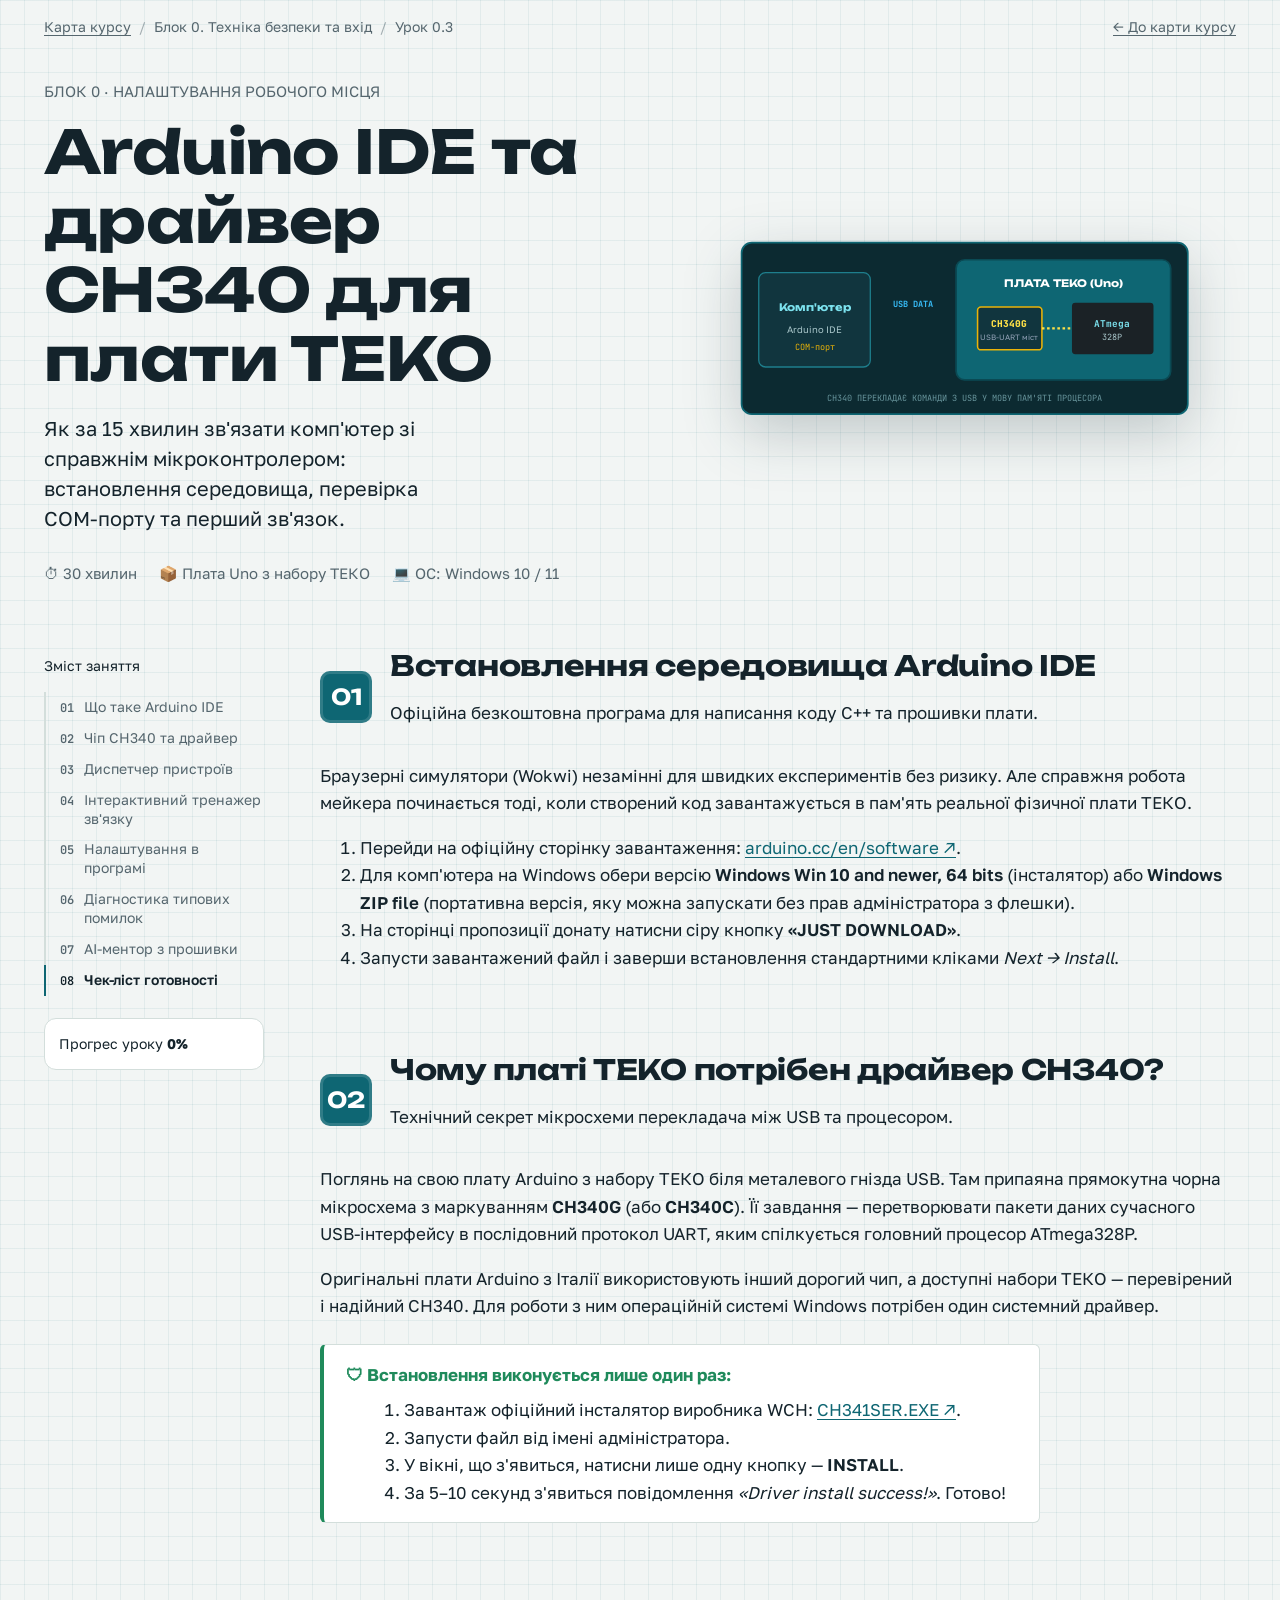
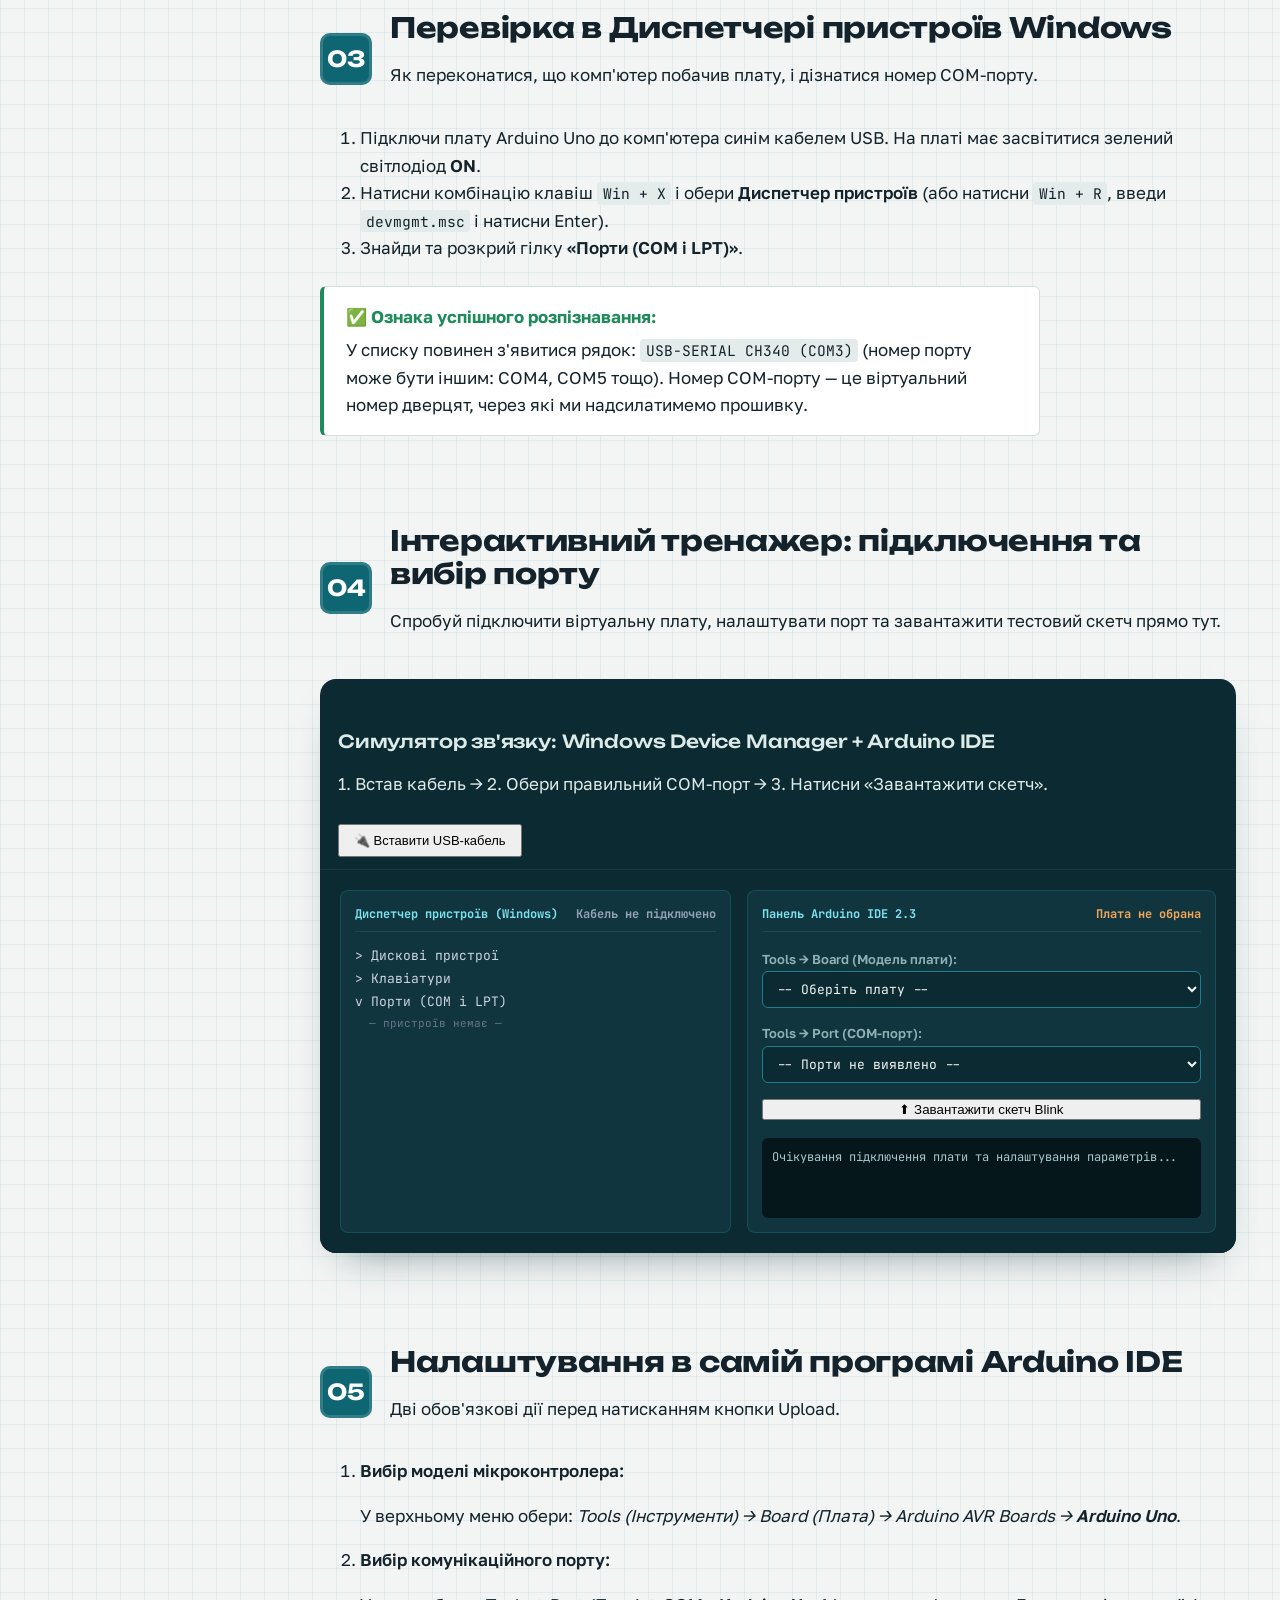
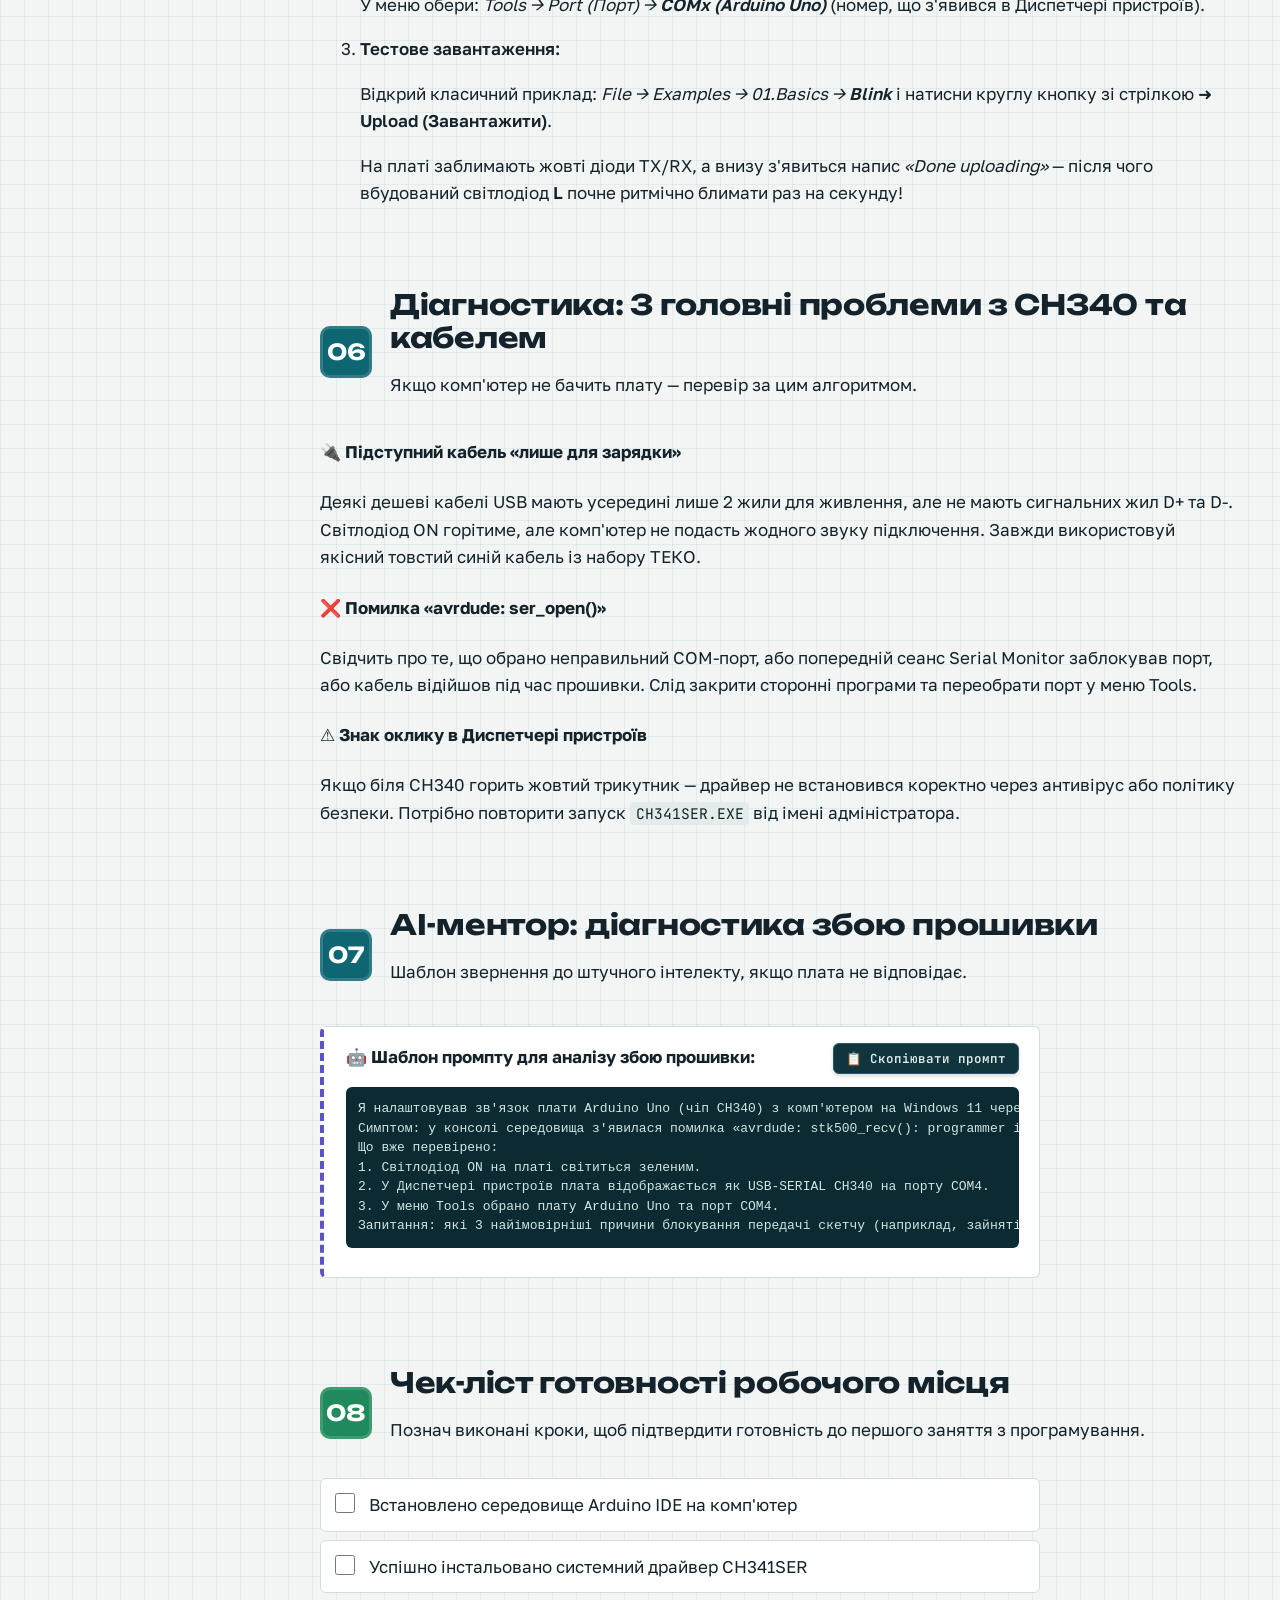
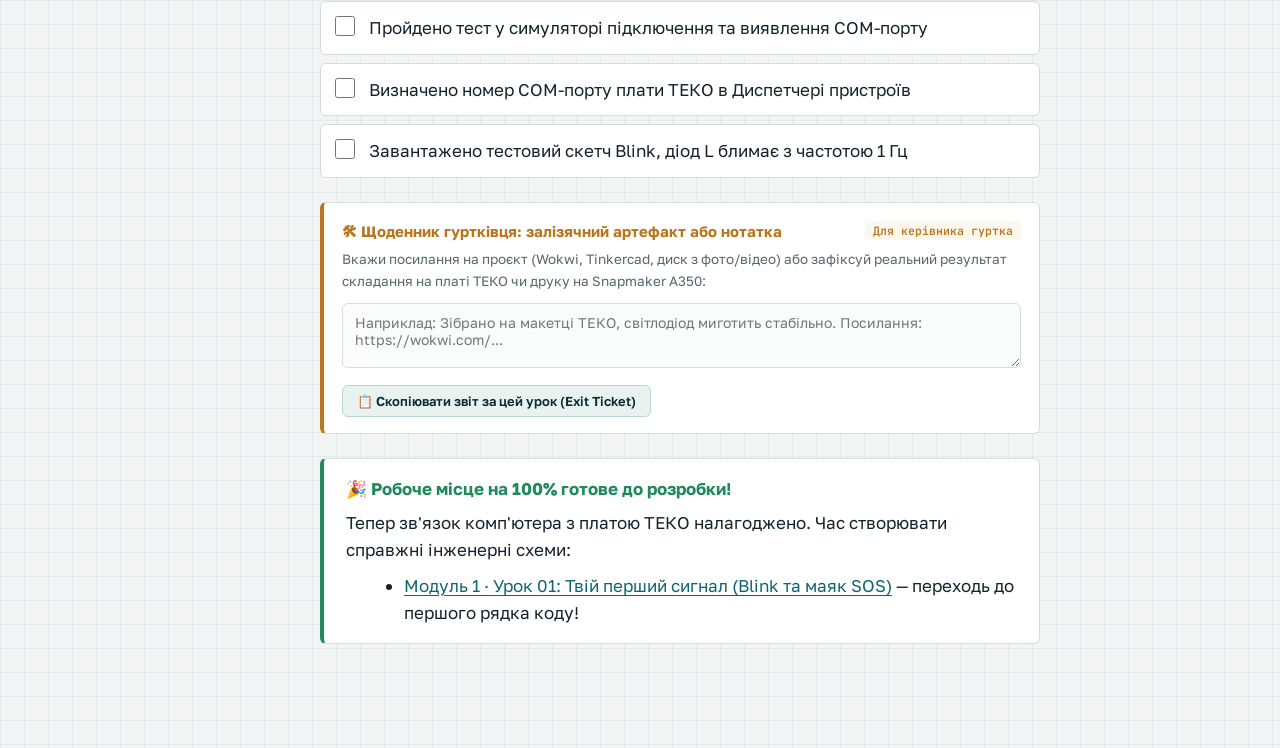
<file: modules/00-diagnostic/lesson-setup.html>
<!DOCTYPE html>
<html lang="uk">
<head>
<meta charset="UTF-8">
<meta name="viewport" content="width=device-width, initial-scale=1">
<title>Блок 0 · Урок 0.3: Налаштування Arduino IDE та CH340 | Адаптивна цифрова майстерня</title>
<link rel="preconnect" href="https://fonts.googleapis.com">
<link rel="preconnect" href="https://fonts.gstatic.com" crossorigin>
<link href="https://fonts.googleapis.com/css2?family=Unbounded:wght@500;700&family=Golos+Text:wght@400;500;600;700&family=JetBrains+Mono:wght@400;600&display=swap" rel="stylesheet">
<style>
/* Унікальні стилі уроку налаштування IDE */
.hero { max-width: 1240px; margin: 0 auto; padding: 24px 24px 56px; display: grid; grid-template-columns: 1.05fr .95fr; gap: 48px; align-items: center; }
.hero .kicker { margin: 0 0 14px; color: var(--muted); font-size: 15px; }
.hero h1 { font-size: clamp(34px, 5.5vw, 60px); font-weight: 700; margin: 0 0 20px; line-height: 1.15; }
.hero .promise { font-size: 20px; line-height: 1.5; max-width: 32ch; margin: 0 0 28px; }
.hero-board svg { width: 100%; height: auto; filter: drop-shadow(0 18px 28px rgba(12, 42, 49, .22)); }

/* Інтерактивний тренажер підключення CH340 та IDE */
.idesim-stage { padding: 20px; display: grid; grid-template-columns: 1fr 1.2fr; gap: 16px; background: var(--pcb-deep); border-radius: 12px; }
@media (max-width: 820px) { .idesim-stage { grid-template-columns: 1fr; } }
.win-pane { background: var(--pcb-panel); border: 1px solid rgba(30, 126, 140, 0.35); border-radius: 8px; padding: 14px; font-family: var(--mono); }
.win-title { font-size: 12px; color: #7CE2EE; font-weight: 700; margin-bottom: 12px; display: flex; align-items: center; justify-content: space-between; border-bottom: 1px solid rgba(255,255,255,0.08); padding-bottom: 6px; }
.device-tree { font-size: 13px; color: #CBD5E1; line-height: 1.8; }
.dev-item { padding: 3px 6px; border-radius: 4px; transition: background .15s; }
.dev-item.found { background: rgba(74, 222, 128, 0.15); color: #4ADE80; font-weight: 600; border-left: 3px solid #4ADE80; }
.ide-controls { display: flex; flex-direction: column; gap: 10px; font-family: var(--body); }
.ide-controls label { font-size: 13px; color: #8FB0B4; font-weight: 600; }
.ide-select { width: 100%; background: #0C2A31; border: 1px solid #1E7E8C; color: #F2F5F4; padding: 8px 10px; border-radius: 6px; font-family: var(--mono); font-size: 13px; }
.console-box { background: #06171B; border-radius: 6px; padding: 10px; font-family: var(--mono); font-size: 12px; min-height: 80px; color: #A9C6CA; line-height: 1.5; white-space: pre-wrap; margin-top: 8px; }
.console-box.success { color: #4ADE80; }
.console-box.err { color: var(--signal); }
</style>
<link rel="stylesheet" href="../../assets/lesson.css">
</head>
<body data-lesson="m0-l03" data-root="../../">

<nav class="topbar" aria-label="Навігація курсом">
  <div class="crumbs">
    <a href="../../index.html">Карта курсу</a>
    <span aria-hidden="true">/</span>
    <span>Блок 0. Техніка безпеки та вхід</span>
    <span aria-hidden="true">/</span>
    <span class="crumb-current">Урок 0.3</span>
  </div>
  <div class="topbar-actions">
    <a class="chip-btn" href="../../index.html">← До карти курсу</a>
  </div>
</nav>

<section class="hero">
  <div>
    <p class="kicker">БЛОК 0 · НАЛАШТУВАННЯ РОБОЧОГО МІСЦЯ</p>
    <h1>Arduino IDE та драйвер CH340 для плати ТЕКО</h1>
    <p class="promise">Як за 15 хвилин зв'язати комп'ютер зі справжнім мікроконтролером: встановлення середовища, перевірка COM-порту та перший зв'язок.</p>
    <ul class="facts">
      <li>⏱ 30 хвилин</li>
      <li>📦 Плата Uno з набору ТЕКО</li>
      <li>💻 ОС: Windows 10 / 11</li>
    </ul>
  </div>

  <figure class="hero-board">
    <svg viewBox="0 0 540 220" role="img" aria-label="Схема мосту зв'язку CH340 між ПК та платою Arduino">
      <defs>
        <linearGradient id="cableGrad" x1="0%" y1="0%" x2="100%" y2="0%">
          <stop offset="0%" stop-color="#0284C7"/>
          <stop offset="100%" stop-color="#0EA5E9"/>
        </linearGradient>
      </defs>
      <!-- Контур зв'язку -->
      <rect x="10" y="10" width="520" height="200" rx="12" fill="#0C2A31" stroke="#0E6673" stroke-width="2"/>
      <!-- Комп'ютер -->
      <g transform="translate(30, 45)">
        <rect width="130" height="110" rx="8" fill="#11353E" stroke="#1E7E8C" stroke-width="1.5"/>
        <text x="65" y="45" fill="#7CE2EE" font-family="Unbounded, sans-serif" font-size="12" font-weight="700" text-anchor="middle">Комп'ютер</text>
        <text x="65" y="70" fill="#A9C6CA" font-family="Golos Text, sans-serif" font-size="11" text-anchor="middle">Arduino IDE</text>
        <text x="65" y="90" fill="#EAB308" font-family="JetBrains Mono, monospace" font-size="10" text-anchor="middle">COM-порт</text>
      </g>
      <!-- Синій кабель USB -->
      <path d="M 160 100 H 260" stroke="url(#cableGrad)" stroke-width="7" stroke-linecap="round"/>
      <text x="210" y="85" fill="#38BDF8" font-family="JetBrains Mono, monospace" font-size="10" font-weight="700" text-anchor="middle">USB DATA</text>
      <!-- Плата ТЕКО -->
      <g transform="translate(260, 30)">
        <rect width="250" height="140" rx="10" fill="#0E6673" stroke="#0A4A54" stroke-width="2"/>
        <text x="125" y="32" fill="#FFFFFF" font-family="Unbounded, sans-serif" font-size="12" font-weight="700" text-anchor="middle">ПЛАТА ТЕКО (Uno)</text>
        <!-- Чіп CH340 -->
        <rect x="25" y="55" width="75" height="50" rx="4" fill="#11353E" stroke="#EAB308" stroke-width="1.8"/>
        <text x="62" y="78" fill="#FDE047" font-family="JetBrains Mono, monospace" font-size="11" font-weight="800" text-anchor="middle">CH340G</text>
        <text x="62" y="93" fill="#94A3B8" font-family="Golos Text, sans-serif" font-size="9" text-anchor="middle">USB-UART міст</text>
        <!-- Стрілка передачі -->
        <path d="M 100 80 H 135" stroke="#FDE047" stroke-width="2.5" stroke-dasharray="3,3"/>
        <!-- Головний мікроконтролер -->
        <rect x="135" y="50" width="95" height="60" rx="4" fill="#1B2226"/>
        <text x="182" y="78" fill="#7CE2EE" font-family="JetBrains Mono, monospace" font-size="11" font-weight="700" text-anchor="middle">ATmega</text>
        <text x="182" y="94" fill="#A9C6CA" font-family="JetBrains Mono, monospace" font-size="10" text-anchor="middle">328P</text>
      </g>
      <text x="270" y="195" fill="#68959C" font-family="JetBrains Mono, monospace" font-size="10" text-anchor="middle">CH340 ПЕРЕКЛАДАЄ КОМАНДИ З USB У МОВУ ПАМ'ЯТІ ПРОЦЕСОРА</text>
    </svg>
  </figure>
</section>

<div class="layout">
  <aside class="toc" aria-label="Зміст заняття">
    <div class="toc-sticky">
      <p class="toc-title">Зміст заняття</p>
      <ol>
        <li><a href="#s1" class="active"><b>01</b> Що таке Arduino IDE</a></li>
        <li><a href="#s2"><b>02</b> Чіп CH340 та драйвер</a></li>
        <li><a href="#s3"><b>03</b> Диспетчер пристроїв</a></li>
        <li><a href="#s4"><b>04</b> Інтерактивний тренажер зв'язку</a></li>
        <li><a href="#s5"><b>05</b> Налаштування в програмі</a></li>
        <li><a href="#s6"><b>06</b> Діагностика типових помилок</a></li>
        <li><a href="#s7"><b>07</b> AI-ментор з прошивки</a></li>
        <li><a href="#s8"><b>08</b> Чек-ліст готовності</a></li>
      </ol>
      <div class="meter">
        <div class="meter-head">
          <span>Прогрес уроку</span>
          <b id="meter-val">0%</b>
        </div>
        <div class="meter-bar"><span id="meter-fill" style="width:0%"></span></div>
      </div>
    </div>
  </aside>

  <main>
    <!-- Крок 01 -->
    <section class="step" id="s1">
      <div class="step-head">
        <span class="step-num">01</span>
        <div>
          <h2>Встановлення середовища Arduino IDE</h2>
          <p class="sub-lead">Офіційна безкоштовна програма для написання коду C++ та прошивки плати.</p>
        </div>
      </div>

      <p>Браузерні симулятори (Wokwi) незамінні для швидких експериментів без ризику. Але справжня робота мейкера починається тоді, коли створений код завантажується в пам'ять реальної фізичної плати ТЕКО.</p>

      <ol>
        <li>Перейди на офіційну сторінку завантаження: <a href="https://www.arduino.cc/en/software" target="_blank" rel="noopener">arduino.cc/en/software ↗</a>.</li>
        <li>Для комп'ютера на Windows обери версію <strong>Windows Win 10 and newer, 64 bits</strong> (інсталятор) або <strong>Windows ZIP file</strong> (портативна версія, яку можна запускати без прав адміністратора з флешки).</li>
        <li>На сторінці пропозиції донату натисни сіру кнопку <strong>«JUST DOWNLOAD»</strong>.</li>
        <li>Запусти завантажений файл і заверши встановлення стандартними кліками <em>Next → Install</em>.</li>
      </ol>
    </section>

    <!-- Крок 02 -->
    <section class="step" id="s2">
      <div class="step-head">
        <span class="step-num">02</span>
        <div>
          <h2>Чому платі ТЕКО потрібен драйвер CH340?</h2>
          <p class="sub-lead">Технічний секрет мікросхеми перекладача між USB та процесором.</p>
        </div>
      </div>

      <p>Поглянь на свою плату Arduino з набору ТЕКО біля металевого гнізда USB. Там припаяна прямокутна чорна мікросхема з маркуванням <strong>CH340G</strong> (або <strong>CH340C</strong>). Її завдання — перетворювати пакети даних сучасного USB-інтерфейсу в послідовний протокол UART, яким спілкується головний процесор ATmega328P.</p>
      <p>Оригінальні плати Arduino з Італії використовують інший дорогий чип, а доступні набори ТЕКО — перевірений і надійний CH340. Для роботи з ним операційній системі Windows потрібен один системний драйвер.</p>

      <div class="callout safe">
        <b>🛡 Встановлення виконується лише один раз:</b>
        <ol style="margin:8px 0 0 18px">
          <li>Завантаж офіційний інсталятор виробника WCH: <a href="http://www.wch-ic.com/downloads/CH341SER_EXE.html" target="_blank" rel="noopener">CH341SER.EXE ↗</a>.</li>
          <li>Запусти файл від імені адміністратора.</li>
          <li>У вікні, що з'явиться, натисни лише одну кнопку — <strong>INSTALL</strong>.</li>
          <li>За 5–10 секунд з'явиться повідомлення <em>«Driver install success!»</em>. Готово!</li>
        </ol>
      </div>
    </section>

    <!-- Крок 03 -->
    <section class="step" id="s3">
      <div class="step-head">
        <span class="step-num">03</span>
        <div>
          <h2>Перевірка в Диспетчері пристроїв Windows</h2>
          <p class="sub-lead">Як переконатися, що комп'ютер побачив плату, і дізнатися номер COM-порту.</p>
        </div>
      </div>

      <ol>
        <li>Підключи плату Arduino Uno до комп'ютера синім кабелем USB. На платі має засвітитися зелений світлодіод <strong>ON</strong>.</li>
        <li>Натисни комбінацію клавіш <code>Win + X</code> і обери <strong>Диспетчер пристроїв</strong> (або натисни <code>Win + R</code>, введи <code>devmgmt.msc</code> і натисни Enter).</li>
        <li>Знайди та розкрий гілку <strong>«Порти (COM і LPT)»</strong>.</li>
      </ol>

      <div class="callout safe">
        <b>✅ Ознака успішного розпізнавання:</b>
        <p>У списку повинен з'явитися рядок: <code>USB-SERIAL CH340 (COM3)</code> (номер порту може бути іншим: COM4, COM5 тощо). Номер COM-порту — це віртуальний номер дверцят, через які ми надсилатимемо прошивку.</p>
      </div>
    </section>

    <!-- Крок 04 -->
    <section class="step" id="s4">
      <div class="step-head">
        <span class="step-num">04</span>
        <div>
          <h2>Інтерактивний тренажер: підключення та вибір порту</h2>
          <p class="sub-lead">Спробуй підключити віртуальну плату, налаштувати порт та завантажити тестовий скетч прямо тут.</p>
        </div>
      </div>

      <div class="lab">
        <div class="lab-head">
          <div>
            <h3>Симулятор зв'язку: Windows Device Manager + Arduino IDE</h3>
            <p>1. Встав кабель → 2. Обери правильний COM-порт → 3. Натисни «Завантажити скетч».</p>
          </div>
          <button class="btn-primary" id="plug-usb-btn" type="button" style="padding:7px 14px;font-size:13px">🔌 Вставити USB-кабель</button>
        </div>

        <div class="idesim-stage">
          <!-- Диспетчер пристроїв -->
          <div class="win-pane">
            <div class="win-title">
              <span>Диспетчер пристроїв (Windows)</span>
              <span id="dev-status" style="color:#94A3B8">Кабель не підключено</span>
            </div>
            <div class="device-tree">
              <div>> Дискові пристрої</div>
              <div>> Клавіатури</div>
              <div>v Порти (COM і LPT)</div>
              <div style="padding-left:14px">
                <div class="dev-item" id="dev-ch340" style="display:none">
                  📟 USB-SERIAL CH340 (<span id="dev-port-name">COM3</span>)
                </div>
                <div id="dev-empty" style="color:#64748B;font-size:11px">— пристроїв немає —</div>
              </div>
            </div>
          </div>

          <!-- Налаштування Arduino IDE -->
          <div class="win-pane">
            <div class="win-title">
              <span>Панель Arduino IDE 2.3</span>
              <span id="ide-status-pill" style="color:#F2A65A">Плата не обрана</span>
            </div>
            <div class="ide-controls">
              <div>
                <label>Tools → Board (Модель плати):</label>
                <select class="ide-select" id="sel-board">
                  <option value="none">-- Оберіть плату --</option>
                  <option value="uno">Arduino Uno (ТЕКО набір)</option>
                  <option value="mega">Arduino Mega 2560</option>
                  <option value="nano">Arduino Nano</option>
                </select>
              </div>

              <div>
                <label>Tools → Port (COM-порт):</label>
                <select class="ide-select" id="sel-port">
                  <option value="none">-- Порти не виявлено --</option>
                </select>
              </div>

              <button class="btn-primary" id="btn-flash-sim" type="button" style="margin-top:6px">
                ⬆ Завантажити скетч Blink
              </button>

              <div class="console-box" id="ide-console">Очікування підключення плати та налаштування параметрів...</div>
            </div>
          </div>
        </div>
      </div>
    </section>

    <!-- Крок 05 -->
    <section class="step" id="s5">
      <div class="step-head">
        <span class="step-num">05</span>
        <div>
          <h2>Налаштування в самій програмі Arduino IDE</h2>
          <p class="sub-lead">Дві обов'язкові дії перед натисканням кнопки Upload.</p>
        </div>
      </div>

      <ol>
        <li><strong>Вибір моделі мікроконтролера:</strong>
          <p>У верхньому меню обери: <em>Tools (Інструменти) → Board (Плата) → Arduino AVR Boards → <strong>Arduino Uno</strong></em>.</p>
        </li>
        <li><strong>Вибір комунікаційного порту:</strong>
          <p>У меню обери: <em>Tools → Port (Порт) → <strong>COMx (Arduino Uno)</strong></em> (номер, що з'явився в Диспетчері пристроїв).</p>
        </li>
        <li><strong>Тестове завантаження:</strong>
          <p>Відкрий класичний приклад: <em>File → Examples → 01.Basics → <strong>Blink</strong></em> і натисни круглу кнопку зі стрілкою <strong>➜ Upload (Завантажити)</strong>.</p>
          <p>На платі заблимають жовті діоди TX/RX, а внизу з'явиться напис <em>«Done uploading»</em> — після чого вбудований світлодіод <strong>L</strong> почне ритмічно блимати раз на секунду!</p>
        </li>
      </ol>
    </section>

    <!-- Крок 06 -->
    <section class="step" id="s6">
      <div class="step-head">
        <span class="step-num">06</span>
        <div>
          <h2>Діагностика: 3 головні проблеми з CH340 та кабелем</h2>
          <p class="sub-lead">Якщо комп'ютер не бачить плату — перевір за цим алгоритмом.</p>
        </div>
      </div>

      <div class="grid">
        <div class="card">
          <h4>🔌 Підступний кабель «лише для зарядки»</h4>
          <p>Деякі дешеві кабелі USB мають усередині лише 2 жили для живлення, але не мають сигнальних жил D+ та D-. Світлодіод ON горітиме, але комп'ютер не подасть жодного звуку підключення. Завжди використовуй якісний товстий синій кабель із набору ТЕКО.</p>
        </div>
        <div class="card">
          <h4>❌ Помилка «avrdude: ser_open()»</h4>
          <p>Свідчить про те, що обрано неправильний COM-порт, або попередній сеанс Serial Monitor заблокував порт, або кабель відійшов під час прошивки. Слід закрити сторонні програми та переобрати порт у меню Tools.</p>
        </div>
        <div class="card">
          <h4>⚠️ Знак оклику в Диспетчері пристроїв</h4>
          <p>Якщо біля CH340 горить жовтий трикутник — драйвер не встановився коректно через антивірус або політику безпеки. Потрібно повторити запуск <code>CH341SER.EXE</code> від імені адміністратора.</p>
        </div>
      </div>
    </section>

    <!-- Крок 07 -->
    <section class="step" id="s7">
      <div class="step-head">
        <span class="step-num">07</span>
        <div>
          <h2>AI-ментор: діагностика збою прошивки</h2>
          <p class="sub-lead">Шаблон звернення до штучного інтелекту, якщо плата не відповідає.</p>
        </div>
      </div>

      <div class="callout ai">
        <div style="display:flex;justify-content:space-between;align-items:flex-start;gap:12px;margin-bottom:8px">
          <b>🤖 Шаблон промпту для аналізу збою прошивки:</b>
          <button class="copy-btn" data-target="ai-setup-prompt" type="button">📋 Скопіювати промпт</button>
        </div>
        <pre id="ai-setup-prompt" style="font-size:13px;line-height:1.5;background:var(--pcb-deep);padding:12px;border-radius:6px;color:#CFE6E5;overflow-x:auto">Я налаштовував зв'язок плати Arduino Uno (чіп CH340) з комп'ютером на Windows 11 через Arduino IDE 2.3.
Симптом: у консолі середовища з'явилася помилка «avrdude: stk500_recv(): programmer is not responding».
Що вже перевірено:
1. Світлодіод ON на платі світиться зеленим.
2. У Диспетчері пристроїв плата відображається як USB-SERIAL CH340 на порту COM4.
3. У меню Tools обрано плату Arduino Uno та порт COM4.
Запитання: які 3 найімовірніші причини блокування передачі скетчу (наприклад, зайняті піни 0/1 (RX/TX), зависання завантажувача Bootloader) та як безпечно перезавантажити плату кнопкою Reset під час прошивки?</pre>
      </div>
    </section>

    <!-- Крок 08 -->
    <section class="step" id="s8">
      <div class="step-head">
        <span class="step-num final">08</span>
        <div>
          <h2>Чек-ліст готовності робочого місця</h2>
          <p class="sub-lead">Познач виконані кроки, щоб підтвердити готовність до першого заняття з програмування.</p>
        </div>
      </div>

      <ul class="checklist">
        <li><label><input type="checkbox" class="check" data-key="m0-l03-ide"> Встановлено середовище Arduino IDE на комп'ютер</label></li>
        <li><label><input type="checkbox" class="check" data-key="m0-l03-ch340"> Успішно інстальовано системний драйвер CH341SER</label></li>
        <li><label><input type="checkbox" class="check" data-key="m0-l03-dev"> Пройдено тест у симуляторі підключення та виявлення COM-порту</label></li>
        <li><label><input type="checkbox" class="check" data-key="m0-l03-com"> Визначено номер COM-порту плати ТЕКО в Диспетчері пристроїв</label></li>
        <li><label><input type="checkbox" class="check" data-key="m0-l03-blink"> Завантажено тестовий скетч Blink, діод L блимає з частотою 1 Гц</label></li>
      </ul>

      <div id="lesson-footer"></div>

      <div class="callout safe" style="margin-top:24px">
        <b>🎉 Робоче місце на 100% готове до розробки!</b>
        <p>Тепер зв'язок комп'ютера з платою ТЕКО налагоджено. Час створювати справжні інженерні схеми:</p>
        <ul style="margin:8px 0 0 18px">
          <li><a href="../01-arduino-basics/lesson-01.html">Модуль 1 · Урок 01: Твій перший сигнал (Blink та маяк SOS)</a> — переходь до першого рядка коду!</li>
        </ul>
      </div>
    </section>
  </main>
</div>

<script src="../../assets/course.js"></script>
<script src="../../assets/lesson.js"></script>
<script>
/* Логіка інтерактивного стенду підключення CH340 та IDE */
(function() {
  var plugBtn = document.getElementById("plug-usb-btn");
  var devStatus = document.getElementById("dev-status");
  var devCH340 = document.getElementById("dev-ch340");
  var devEmpty = document.getElementById("dev-empty");
  var selPort = document.getElementById("sel-port");
  var selBoard = document.getElementById("sel-board");
  var flashBtn = document.getElementById("btn-flash-sim");
  var consoleBox = document.getElementById("ide-console");
  var idePill = document.getElementById("ide-status-pill");
  var isPlugged = false;

  if (plugBtn) {
    plugBtn.addEventListener("click", function() {
      isPlugged = !isPlugged;
      if (isPlugged) {
        plugBtn.textContent = "⏏ Від'єднати USB";
        devStatus.textContent = "Плата виявлена (5V)";
        devStatus.style.color = "#4ADE80";
        devCH340.style.display = "block";
        devCH340.className = "dev-item found";
        devEmpty.style.display = "none";
        
        selPort.innerHTML = '<option value="none">-- Оберіть порт --</option><option value="com3">COM3 (USB-SERIAL CH340)</option>';
        consoleBox.className = "console-box";
        consoleBox.textContent = "[SYSTEM] Знайдено новий USB-пристрій: USB-SERIAL CH340 на порту COM3.\nОберіть плату та порт у налаштуваннях IDE.";
        if (window.LessonKit) window.LessonKit.setCheck("m0-l03-dev", true);
      } else {
        plugBtn.textContent = "🔌 Вставити USB-кабель";
        devStatus.textContent = "Кабель не підключено";
        devStatus.style.color = "#94A3B8";
        devCH340.style.display = "none";
        devEmpty.style.display = "block";
        selPort.innerHTML = '<option value="none">-- Порти не виявлено --</option>';
        consoleBox.className = "console-box";
        consoleBox.textContent = "[SYSTEM] USB-кабель від'єднано.";
      }
    });
  }

  if (flashBtn) {
    flashBtn.addEventListener("click", function() {
      if (!isPlugged) {
        consoleBox.className = "console-box err";
        consoleBox.textContent = "ПОМИЛКА: Немає зв'язку з платою! Спочатку підключіть кабель USB.";
        return;
      }
      var b = selBoard.value;
      var p = selPort.value;

      if (b !== "uno") {
        consoleBox.className = "console-box err";
        consoleBox.textContent = "ПОМИЛКА: Невірна модель плати! Оберіть «Arduino Uno (ТЕКО набір)».";
        return;
      }
      if (p !== "com3") {
        consoleBox.className = "console-box err";
        consoleBox.textContent = "ПОМИЛКА: Порт не обрано! Вкажіть «COM3 (USB-SERIAL CH340)».";
        return;
      }

      consoleBox.className = "console-box";
      consoleBox.textContent = "Компіляція скетчу Blink...\nРозмір коду: 924 байти (2% пам'яті).\nЗавантаження через COM3 (CH340)...\nЗапис пам'яті: [==========] 100%\nПеревірка: OK!\n\nDone uploading. Світлодіод L успішно блимає!";
      consoleBox.className = "console-box success";
      idePill.textContent = "Зв'язок встановлено (Uno @ COM3)";
      idePill.style.color = "#4ADE80";
      if (window.LessonKit) {
        window.LessonKit.setCheck("m0-l03-ide", true);
        window.LessonKit.setCheck("m0-l03-ch340", true);
        window.LessonKit.setCheck("m0-l03-com", true);
        window.LessonKit.setCheck("m0-l03-blink", true);
      }
    });
  }
})();
</script>
</body>
</html>
</file>
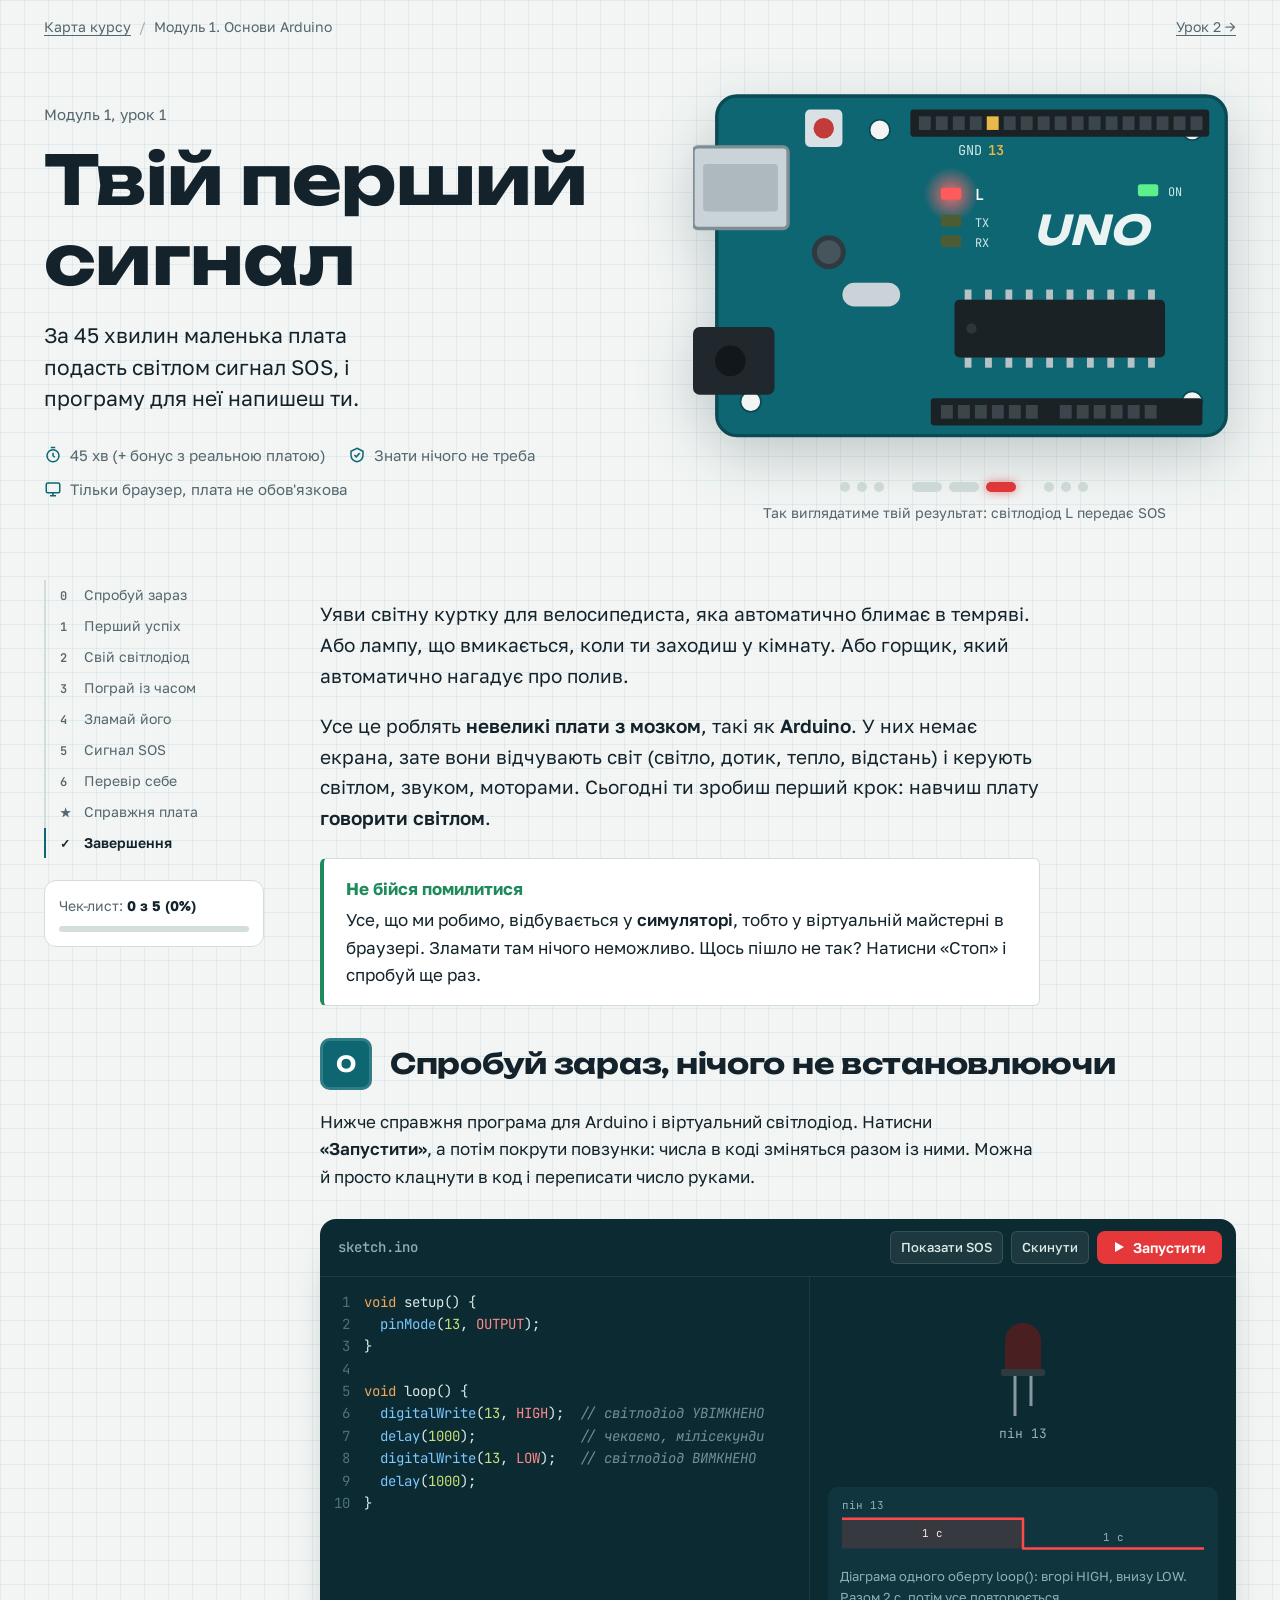
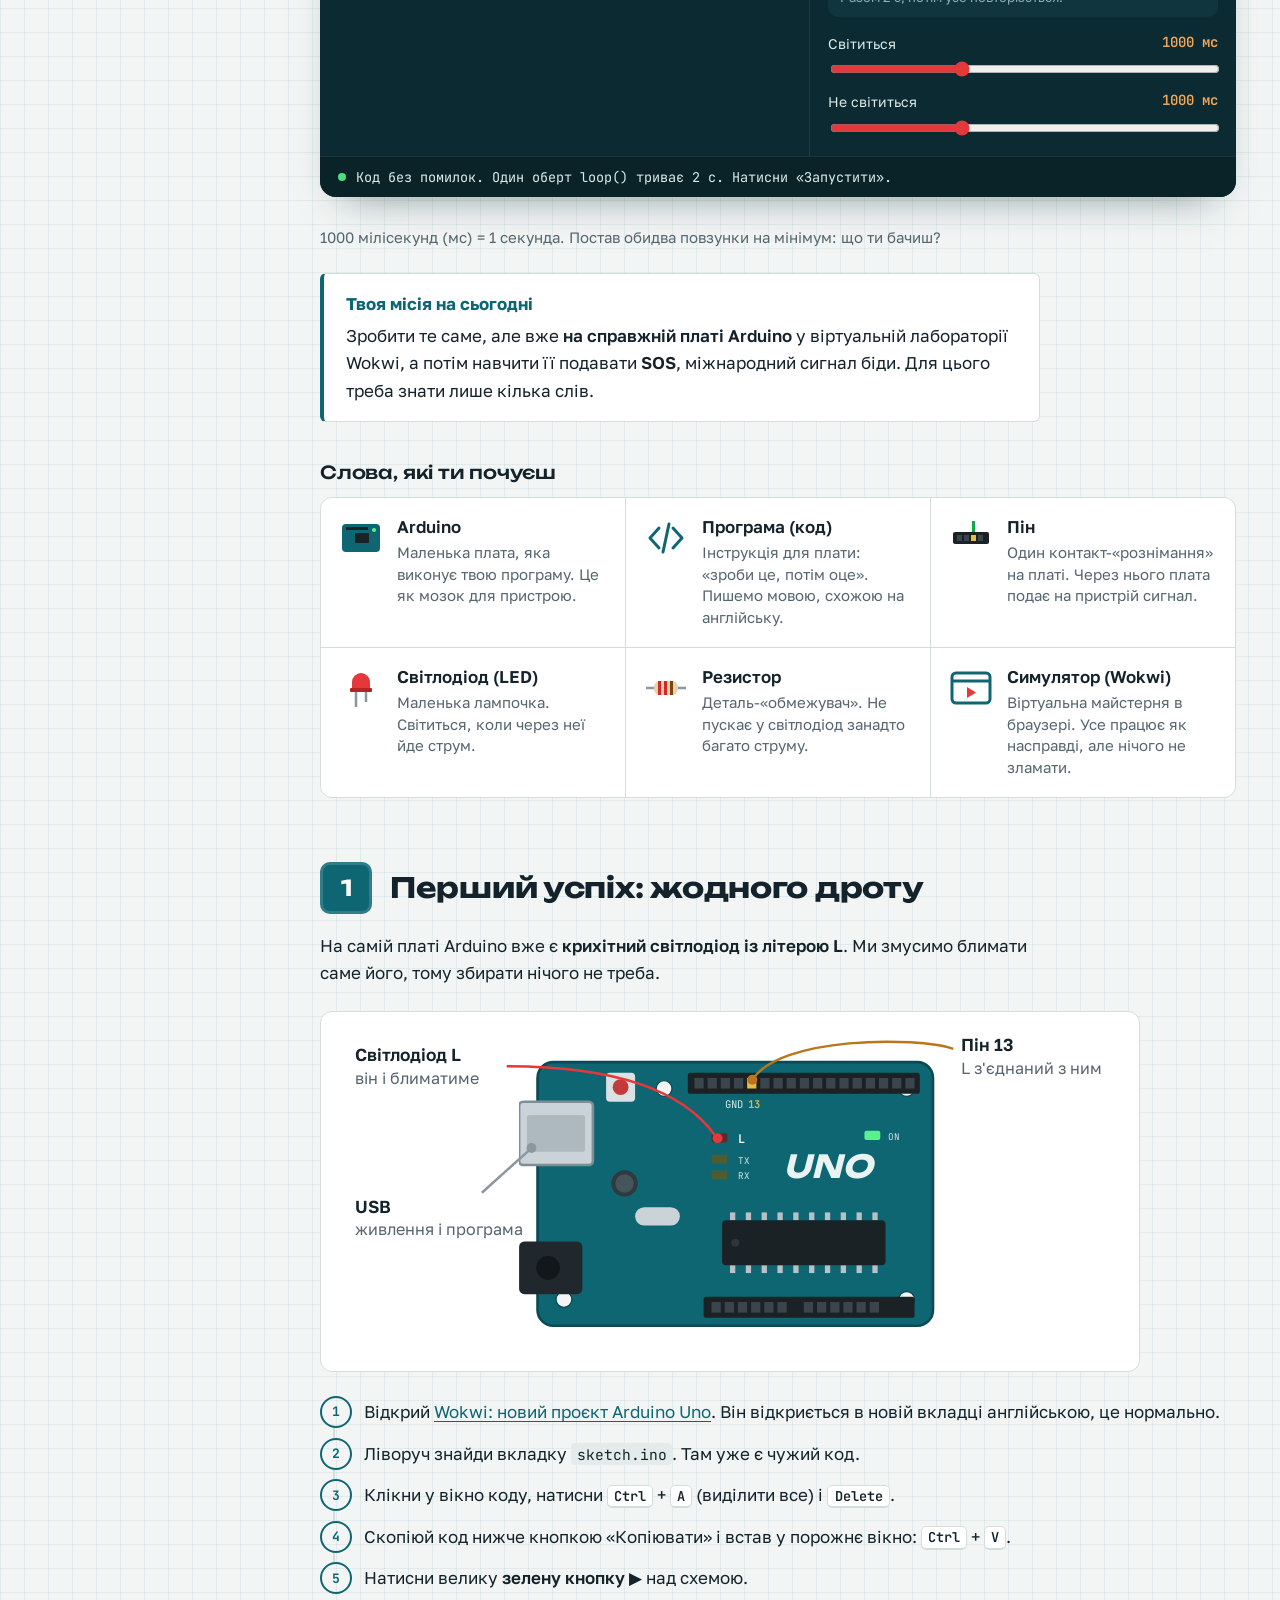
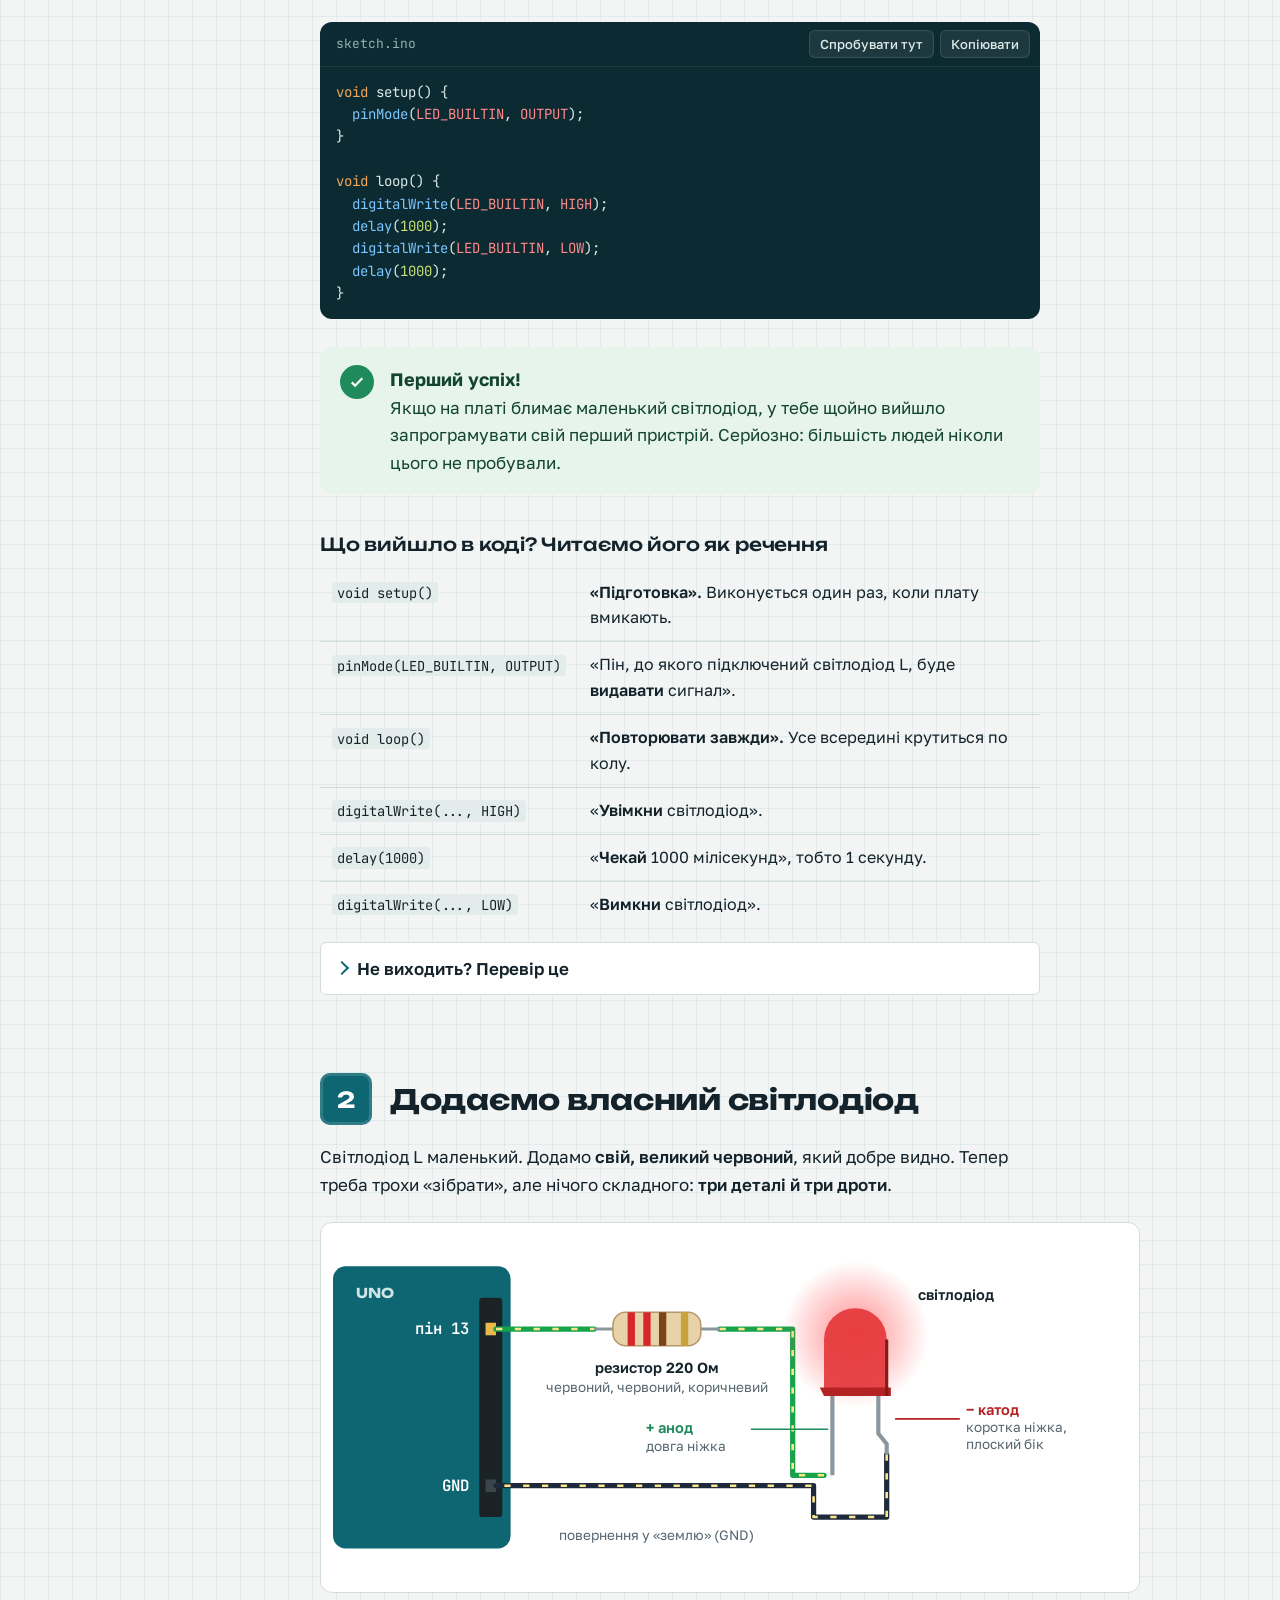
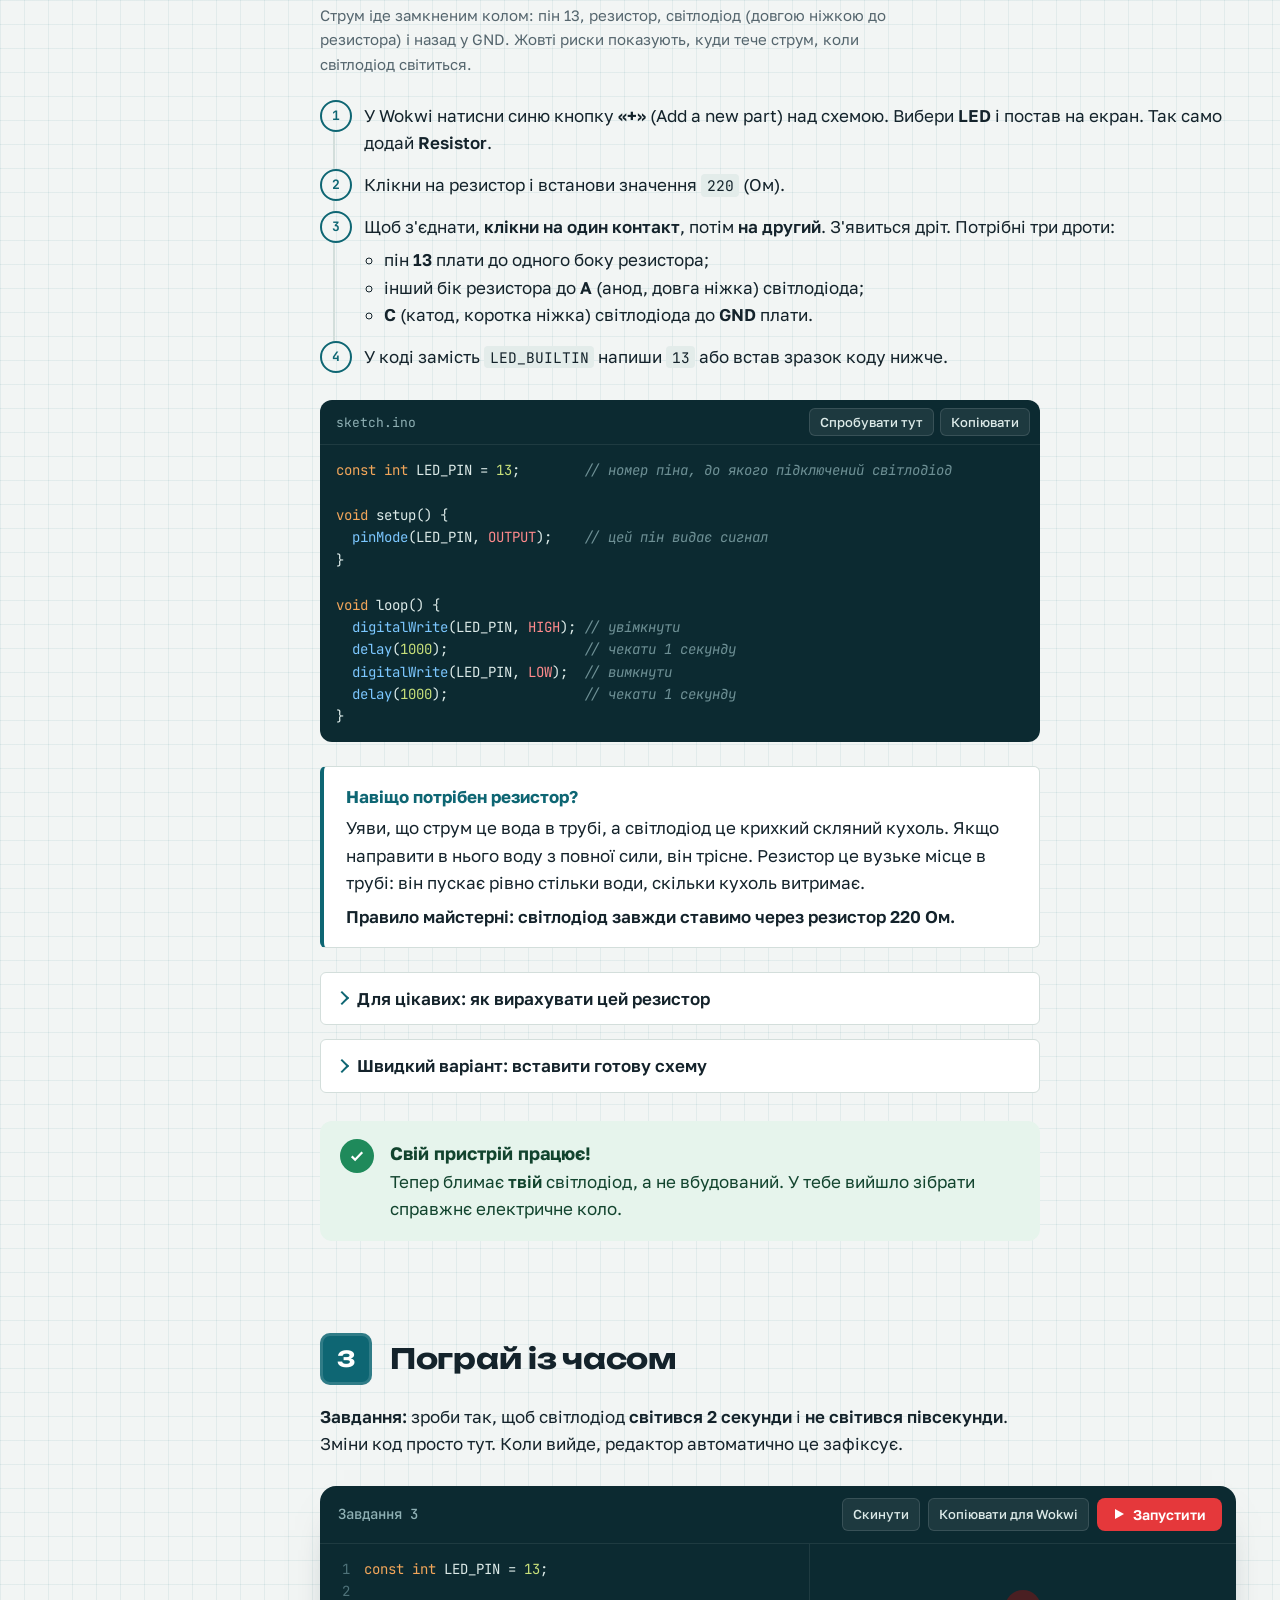
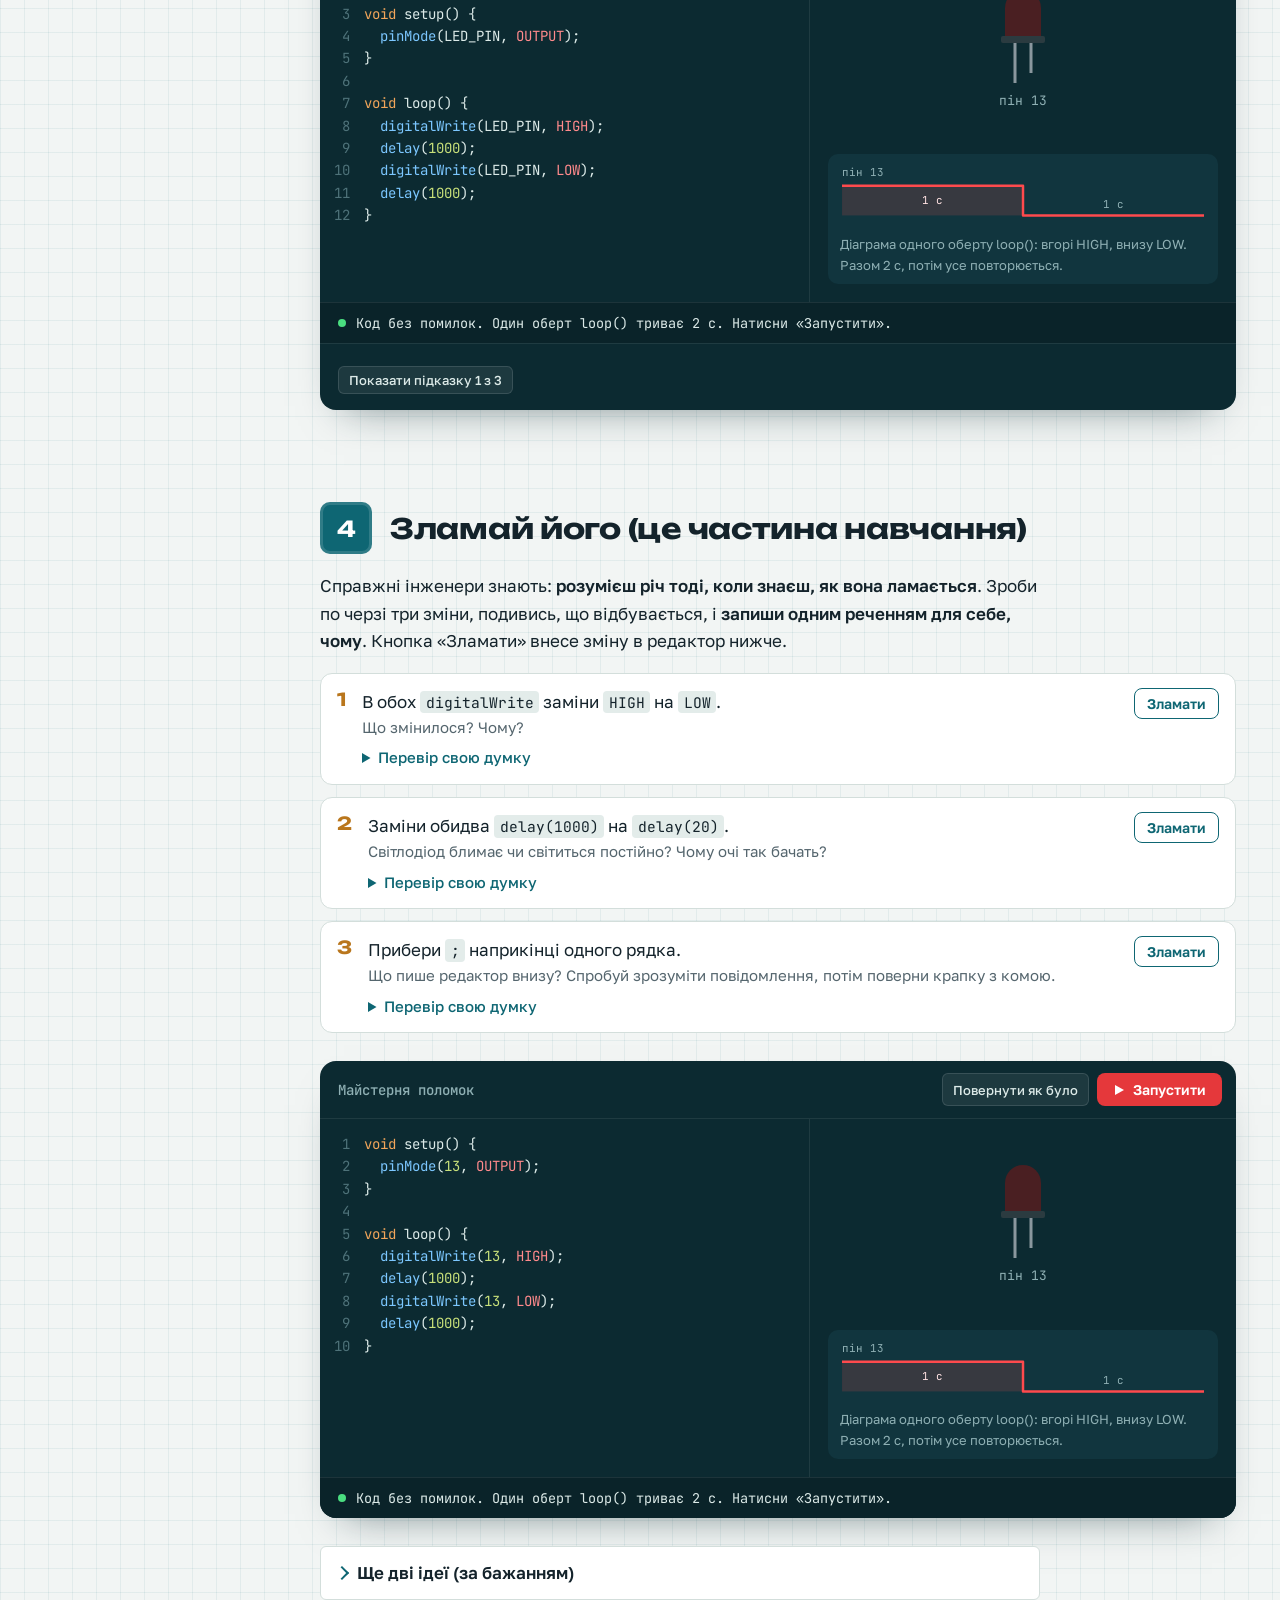
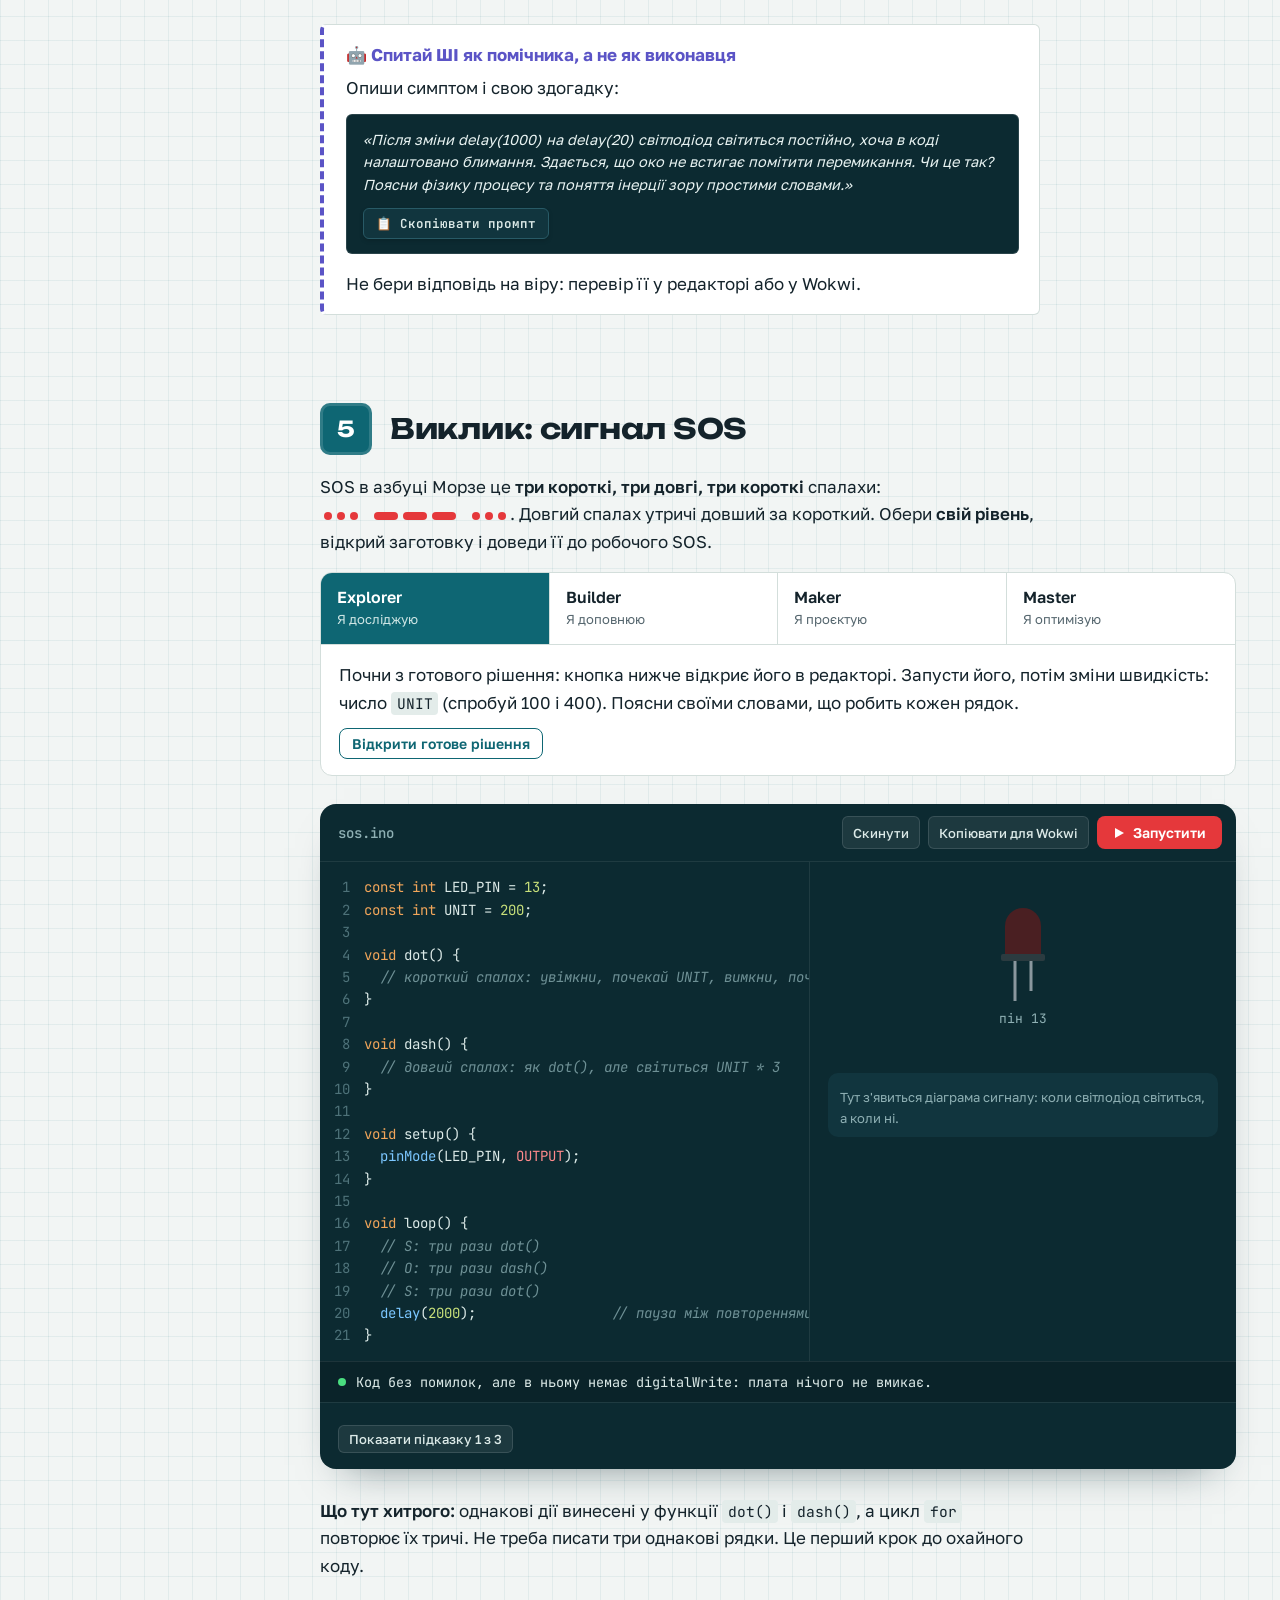
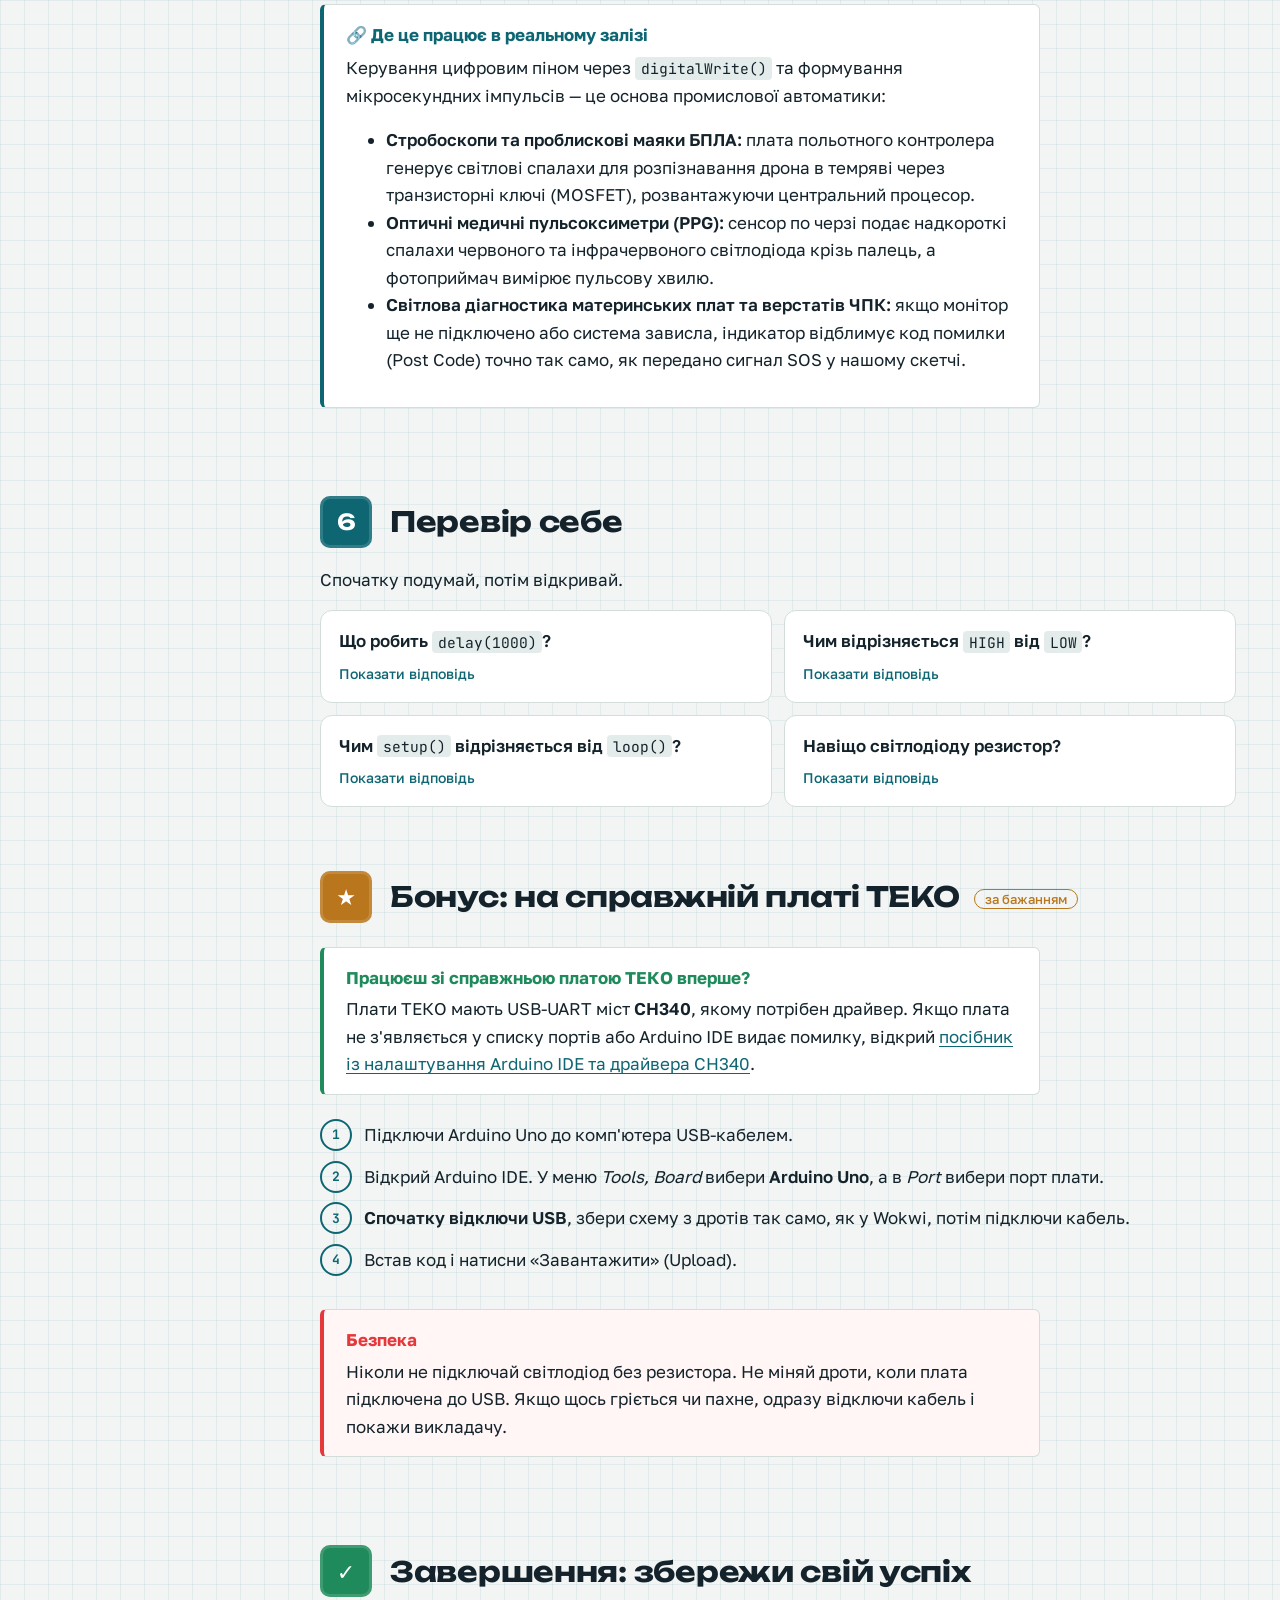
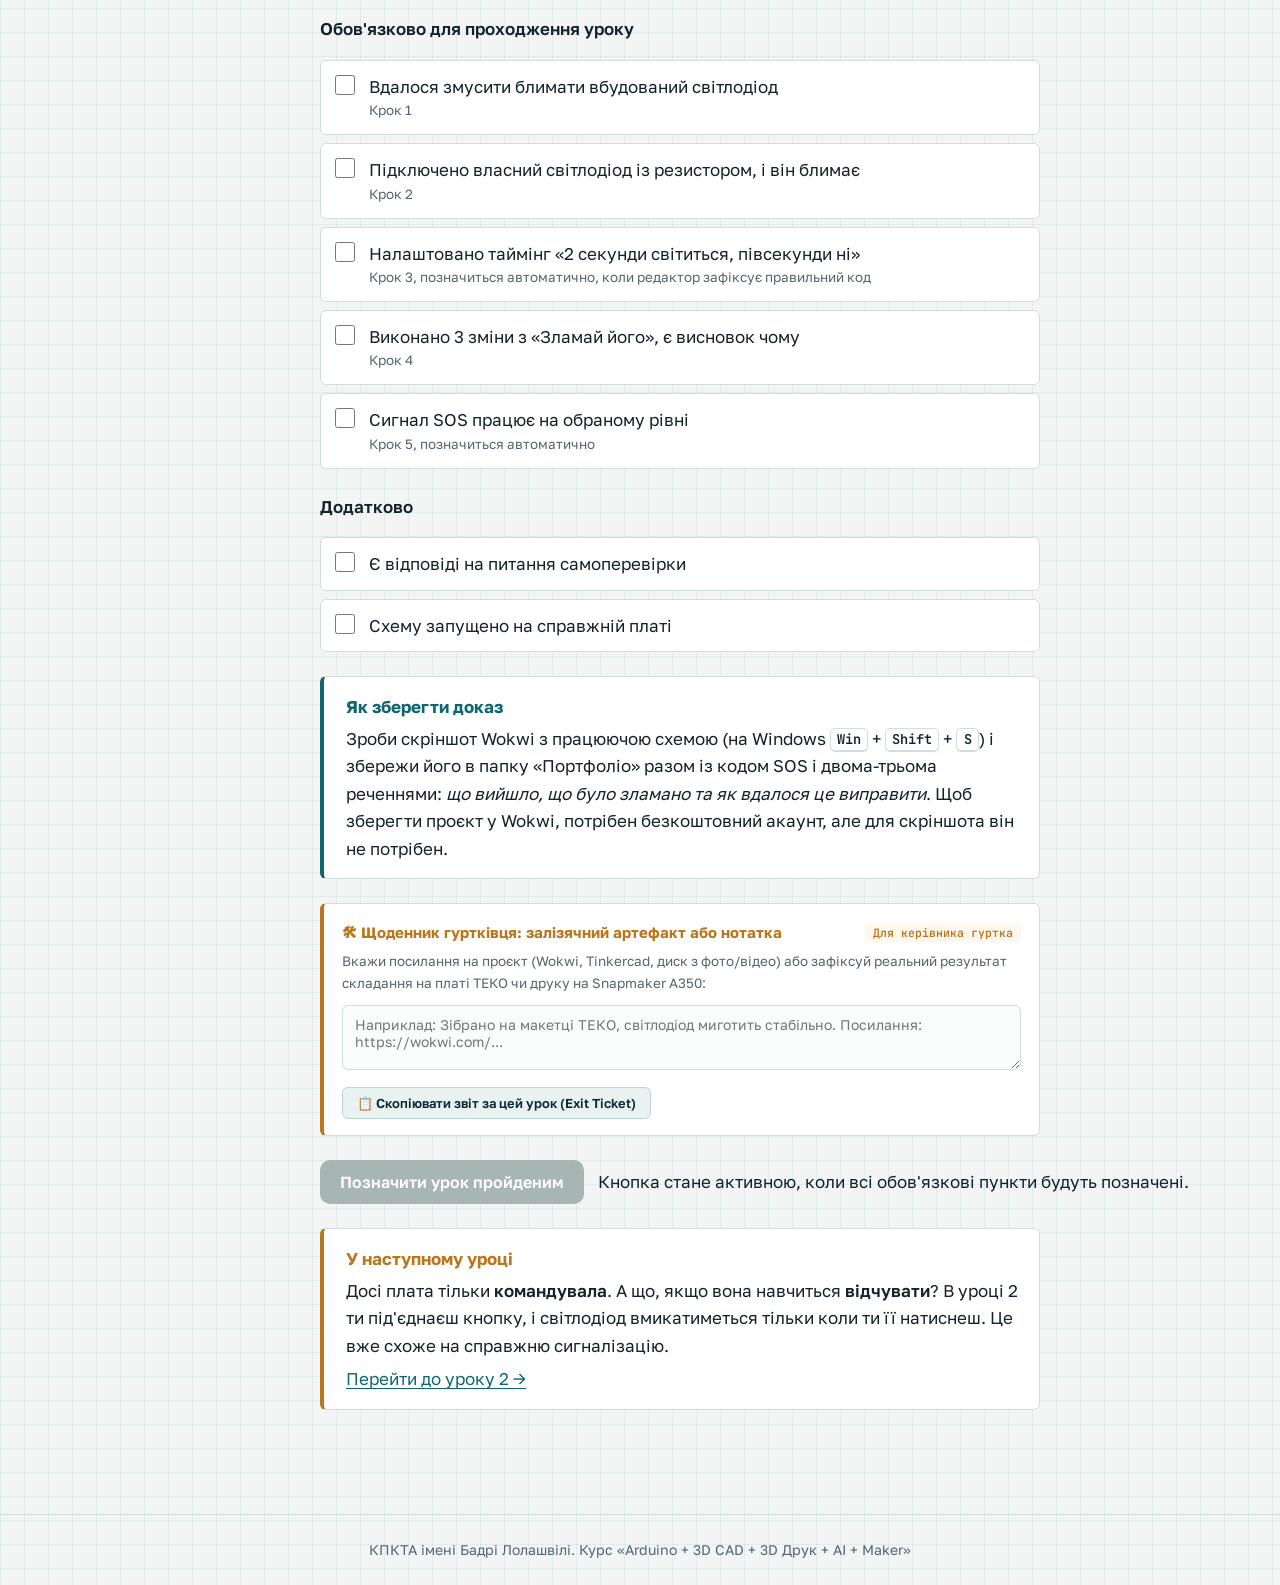
<file: modules/01-arduino-basics/lesson-01.html>
<!DOCTYPE html>
<html lang="uk">
<head>
<meta charset="UTF-8">
<meta name="viewport" content="width=device-width, initial-scale=1">
<title>Урок 1. Твій перший сигнал</title>
<link rel="preconnect" href="https://fonts.googleapis.com">
<link rel="preconnect" href="https://fonts.gstatic.com" crossorigin>
<link href="https://fonts.googleapis.com/css2?family=Unbounded:wght@500;700&family=Golos+Text:wght@400;500;600;700&family=JetBrains+Mono:wght@400;600&display=swap" rel="stylesheet">
<style>
/* Унікальні стилі цього уроку. Спільні — у ../../assets/lesson.css */
.hero { max-width: 1240px; margin: 0 auto; padding: 24px 24px 56px; display: grid; grid-template-columns: 1.05fr .95fr; gap: 48px; align-items: center; }
.hero .kicker { margin: 0 0 14px; color: var(--muted); font-size: 15px; }
.hero h1 { font-size: clamp(38px, 6vw, 68px); font-weight: 700; margin: 0 0 20px; }
.hero .promise { font-size: 21px; line-height: 1.5; max-width: 30ch; margin: 0 0 28px; }
.hero-board svg.board { width: 100%; height: auto; filter: drop-shadow(0 18px 28px rgba(12, 42, 49, .22)); }
.morse { display: flex; align-items: center; justify-content: center; gap: 7px; margin-top: 22px; }
.morse i { display: block; height: 10px; border-radius: 5px; background: var(--line); transition: background .08s; }
.morse i.dot { width: 10px; }
.morse i.dash { width: 30px; }
.morse i.gap { width: 14px; background: none; }
.morse.inline { display: inline-flex; gap: 5px; margin: 0 4px; vertical-align: middle; }
.morse.inline i { background: var(--signal); height: 8px; }
.morse.inline i.dot { width: 8px; }
.morse.inline i.dash { width: 24px; }
.morse.inline i.gap { width: 6px; background: none; }
.morse i.lit { background: var(--signal); box-shadow: 0 0 10px rgba(229, 56, 59, .6); }
.hero-board figcaption { text-align: center; color: var(--muted); font-size: 14px; margin-top: 10px; }
/* ---------- board svg ---------- */
.board { --l-led: #5B2C2C; --l-glow: 0; }
.board.on { --l-led: #FF5A5C; --l-glow: 1; }
ol.how { counter-reset: how; list-style: none; padding: 0; margin: 18px 0; }
.read-as td { padding: 10px 12px; border-bottom: 1px solid var(--line); vertical-align: top; }
figure.fig .canvas { background: var(--surface); border: 1px solid var(--line); border-radius: var(--radius-m); padding: 12px; }
.flow { stroke-dasharray: 6 12; animation: flow 0.9s linear infinite; }
@keyframes flow { to { stroke-dashoffset: -18; } }
.blink-1s { animation: blink 2s steps(1) infinite; }
@keyframes blink { 50% { opacity: 0; } }
.board.blink-1s { animation: none; }
.board-blink { animation: boardblink 2s steps(1) infinite; }
@keyframes boardblink { 0% { --l-led: #FF5A5C; --l-glow: 1; } 50% { --l-led: #5B2C2C; --l-glow: 0; } }
/* ---------- lab ---------- */
.btn-run svg { width: 12px; height: 12px; }
.btn-run[aria-pressed="true"] { background: #33545C; }
.lab-body { display: grid; grid-template-columns: minmax(0, 1.15fr) minmax(0, 1fr); }
.gutter .err { color: #fff; background: var(--signal); border-radius: 3px; padding: 0 3px; margin-right: -3px; }
.stage { padding: 18px; display: flex; flex-direction: column; gap: 16px; }
.leds { display: flex; gap: 28px; justify-content: center; padding: 18px 0 6px; min-height: 150px; align-items: flex-end; }
.ledbox { display: flex; flex-direction: column; align-items: center; gap: 8px; font: 13px var(--mono); color: #8FB0B4; }
.ledbox svg { width: 56px; height: 104px; overflow: visible; }
.ledbox .dome { fill: var(--off); transition: fill .04s; }
.ledbox .glow { fill: var(--on); opacity: 0; transition: opacity .04s; }
.ledbox.on .dome { fill: var(--on); }
.ledbox.on .glow { opacity: .55; }
.ledbox.dim .dome { fill: color-mix(in srgb, var(--on) 45%, var(--off)); }
.ledbox.dim .glow { opacity: .12; }
.ledbox .st { font-size: 12px; color: #DCEAE8; min-height: 1.3em; }
.timing { background: var(--pcb-panel); border-radius: 10px; padding: 10px 12px 8px; }
.timing svg { width: 100%; height: auto; display: block; }
.timing p { margin: 4px 0 0; font-size: 13px; color: #8FB0B4; }
.sliders { display: grid; gap: 12px; }
.sliders label { display: grid; grid-template-columns: 1fr auto; gap: 4px 10px; font-size: 14px; }
.sliders label b { font: 600 14px var(--mono); color: #F2A65A; }
@media (max-width: 1000px) {
  .hero-board { max-width: 520px; }
}
@media (prefers-reduced-motion: reduce) {
  .flow, .blink-1s, .board-blink { animation: none; }
}
</style>
<link rel="stylesheet" href="../../assets/lesson.css">
</head>
<body data-lesson="m1-l01" data-root="../../">

<!-- Arduino Uno, top view. LED «L» colour comes from --l-led on the host svg. -->
<svg width="0" height="0" style="position:absolute" aria-hidden="true">
  <defs>
    <radialGradient id="lglow"><stop offset="0" stop-color="#FF6B6D" stop-opacity=".9"/><stop offset="1" stop-color="#FF6B6D" stop-opacity="0"/></radialGradient>
    <symbol id="uno" viewBox="0 0 320 220">
      <rect x="14" y="10" width="300" height="200" rx="12" fill="#0E6673" stroke="#0A4A54" stroke-width="2"/>
      <g fill="#F2F5F4" stroke="#0A4A54"><circle cx="34" cy="190" r="6"/><circle cx="294" cy="30" r="6"/><circle cx="294" cy="190" r="6"/><circle cx="110" cy="30" r="6"/></g>
      <!-- USB + power jack -->
      <rect x="0" y="40" width="56" height="48" rx="3" fill="#C9D3D8" stroke="#7F8E96" stroke-width="2"/>
      <rect x="6" y="50" width="44" height="28" rx="2" fill="#AEB9BF"/>
      <rect x="0" y="146" width="48" height="40" rx="4" fill="#20282D"/>
      <circle cx="22" cy="166" r="9" fill="#11171A"/>
      <!-- reset -->
      <rect x="66" y="18" width="22" height="22" rx="3" fill="#D9E1E4"/><circle cx="77" cy="29" r="6" fill="#C23A3A"/>
      <!-- digital header -->
      <rect x="128" y="18" width="176" height="16" rx="2" fill="#1B2226"/>
      <g fill="#3B464C"><rect x="133" y="22" width="7" height="8"/><rect x="143" y="22" width="7" height="8"/><rect x="153" y="22" width="7" height="8"/><rect x="163" y="22" width="7" height="8"/><rect x="183" y="22" width="7" height="8"/><rect x="193" y="22" width="7" height="8"/><rect x="203" y="22" width="7" height="8"/><rect x="213" y="22" width="7" height="8"/><rect x="223" y="22" width="7" height="8"/><rect x="233" y="22" width="7" height="8"/><rect x="243" y="22" width="7" height="8"/><rect x="253" y="22" width="7" height="8"/><rect x="263" y="22" width="7" height="8"/><rect x="273" y="22" width="7" height="8"/><rect x="283" y="22" width="7" height="8"/><rect x="293" y="22" width="7" height="8"/></g>
      <rect x="173" y="22" width="7" height="8" fill="#E9B949"/>
      <g font-family="JetBrains Mono, monospace" font-size="8" fill="#CFE6E5"><text x="170" y="45" text-anchor="end">GND</text><text x="174" y="45" fill="#E9B949" font-weight="600">13</text></g>
      <!-- status LEDs -->
      <circle cx="152" cy="68" r="16" fill="url(#lglow)" style="opacity:var(--l-glow,0)"/>
      <rect x="146" y="64" width="12" height="7" rx="1.5" style="fill:var(--l-led,#5B2C2C)"/>
      <text x="166" y="71" font-family="JetBrains Mono, monospace" font-size="9" font-weight="600" fill="#fff">L</text>
      <rect x="146" y="80" width="12" height="7" rx="1.5" fill="#4E5C33"/><text x="166" y="87" font-family="JetBrains Mono, monospace" font-size="7" fill="#CFE6E5">TX</text>
      <rect x="146" y="92" width="12" height="7" rx="1.5" fill="#4E5C33"/><text x="166" y="99" font-family="JetBrains Mono, monospace" font-size="7" fill="#CFE6E5">RX</text>
      <rect x="262" y="62" width="12" height="7" rx="1.5" fill="#5CF08A"/><text x="280" y="69" font-family="JetBrains Mono, monospace" font-size="7" fill="#CFE6E5">ON</text>
      <!-- label -->
      <text x="200" y="98" font-family="Unbounded, sans-serif" font-size="24" font-weight="700" fill="#E8F3F2" font-style="italic">UNO</text>
      <!-- chip -->
      <g fill="#B8C2C6"><rect x="160" y="124" width="4" height="6"/><rect x="172" y="124" width="4" height="6"/><rect x="184" y="124" width="4" height="6"/><rect x="196" y="124" width="4" height="6"/><rect x="208" y="124" width="4" height="6"/><rect x="220" y="124" width="4" height="6"/><rect x="232" y="124" width="4" height="6"/><rect x="244" y="124" width="4" height="6"/><rect x="256" y="124" width="4" height="6"/><rect x="268" y="124" width="4" height="6"/><rect x="160" y="164" width="4" height="6"/><rect x="172" y="164" width="4" height="6"/><rect x="184" y="164" width="4" height="6"/><rect x="196" y="164" width="4" height="6"/><rect x="208" y="164" width="4" height="6"/><rect x="220" y="164" width="4" height="6"/><rect x="232" y="164" width="4" height="6"/><rect x="244" y="164" width="4" height="6"/><rect x="256" y="164" width="4" height="6"/><rect x="268" y="164" width="4" height="6"/></g>
      <rect x="154" y="130" width="124" height="34" rx="3" fill="#1B2226"/>
      <circle cx="164" cy="147" r="3" fill="#2C363B"/>
      <!-- crystal + caps -->
      <rect x="88" y="120" width="34" height="14" rx="7" fill="#C9D3D8"/>
      <circle cx="80" cy="102" r="10" fill="#2E3A40"/><circle cx="80" cy="102" r="7" fill="#46555C"/>
      <!-- power/analog header -->
      <rect x="140" y="188" width="160" height="16" rx="2" fill="#1B2226"/>
      <g fill="#3B464C"><rect x="146" y="192" width="7" height="8"/><rect x="156" y="192" width="7" height="8"/><rect x="166" y="192" width="7" height="8"/><rect x="176" y="192" width="7" height="8"/><rect x="186" y="192" width="7" height="8"/><rect x="196" y="192" width="7" height="8"/><rect x="216" y="192" width="7" height="8"/><rect x="226" y="192" width="7" height="8"/><rect x="236" y="192" width="7" height="8"/><rect x="246" y="192" width="7" height="8"/><rect x="256" y="192" width="7" height="8"/><rect x="266" y="192" width="7" height="8"/></g>
    </symbol>
  </defs>
</svg>

<nav class="topbar" aria-label="Навігація курсом">
  <div class="crumbs">
    <a href="../../index.html">Карта курсу</a>
    <span aria-hidden="true">/</span><span>Модуль 1. Основи Arduino</span>
  </div>
  <a href="lesson-02.html">Урок 2 →</a>
</nav>

<header class="hero">
  <div>
    <p class="kicker">Модуль 1, урок 1</p>
    <h1>Твій перший сигнал</h1>
    <p class="promise">За 45 хвилин маленька плата подасть світлом сигнал SOS, і програму для неї напишеш ти.</p>
    <ul class="facts">
      <li><svg viewBox="0 0 24 24" fill="none" stroke="currentColor" stroke-width="2"><circle cx="12" cy="13" r="8"/><path d="M12 9v4l2.5 2M9 2h6"/></svg>45 хв (+ бонус з реальною платою)</li>
      <li><svg viewBox="0 0 24 24" fill="none" stroke="currentColor" stroke-width="2"><path d="M12 3l8 4v5c0 5-3.5 8-8 9-4.5-1-8-4-8-9V7z"/><path d="M8.5 12l2.5 2.5 4.5-5"/></svg>Знати нічого не треба</li>
      <li><svg viewBox="0 0 24 24" fill="none" stroke="currentColor" stroke-width="2"><rect x="3" y="4" width="18" height="13" rx="2"/><path d="M8 21h8M12 17v4"/></svg>Тільки браузер, плата не обов'язкова</li>
    </ul>
  </div>
  <figure class="hero-board" style="margin:0">
    <svg class="board" id="hero-board" viewBox="0 0 320 220" role="img" aria-label="Плата Arduino Uno, вбудований світлодіод L блимає сигналом SOS"><use href="#uno"/></svg>
    <div class="morse" id="hero-morse" aria-hidden="true"></div>
    <figcaption>Так виглядатиме твій результат: світлодіод L передає SOS</figcaption>
  </figure>
</header>

<div class="layout">
  <aside class="toc" aria-label="Зміст уроку">
    <ol>
      <li><a href="#s0"><b>0</b>Спробуй зараз</a></li>
      <li><a href="#s1"><b>1</b>Перший успіх</a></li>
      <li><a href="#s2"><b>2</b>Свій світлодіод</a></li>
      <li><a href="#s3"><b>3</b>Пограй із часом</a></li>
      <li><a href="#s4"><b>4</b>Зламай його</a></li>
      <li><a href="#s5"><b>5</b>Сигнал SOS</a></li>
      <li><a href="#s6"><b>6</b>Перевір себе</a></li>
      <li><a href="#s7"><b>★</b>Справжня плата</a></li>
      <li><a href="#s8"><b>✓</b>Завершення</a></li>
    </ol>
    <div class="meter"><p>Чек-лист: <b id="meter-text">0 з 5</b></p><div class="bar"><span id="meter-bar"></span></div></div>
  </aside>

  <main>
    <div class="prose">
      <p class="lead">Уяви світну куртку для велосипедиста, яка автоматично блимає в темряві. Або лампу, що вмикається, коли ти заходиш у кімнату. Або горщик, який автоматично нагадує про полив.</p>
      <p class="lead">Усе це роблять <strong>невеликі плати з мозком</strong>, такі як <strong>Arduino</strong>. У них немає екрана, зате вони відчувають світ (світло, дотик, тепло, відстань) і керують світлом, звуком, моторами. Сьогодні ти зробиш перший крок: навчиш плату <strong>говорити світлом</strong>.</p>
    </div>
    <div class="callout safe"><b>Не бійся помилитися</b>Усе, що ми робимо, відбувається у <strong>симуляторі</strong>, тобто у віртуальній майстерні в браузері. Зламати там нічого неможливо. Щось пішло не так? Натисни «Стоп» і спробуй ще раз.</div>

    <!-- ===== 0 ===== -->
    <section class="step" id="s0">
      <div class="step-head"><span class="step-num">0</span><h2>Спробуй зараз, нічого не встановлюючи</h2></div>
      <div class="prose">
        <p>Нижче справжня програма для Arduino і віртуальний світлодіод. Натисни <strong>«Запустити»</strong>, а потім покрути повзунки: числа в коді зміняться разом із ними. Можна й просто клацнути в код і переписати число руками.</p>
      </div>

      <div class="lab" data-lab="play" data-sliders>
        <div class="lab-head"><span class="title">sketch.ino</span><div class="acts">
          <button class="btn-ghost" data-load="sos">Показати SOS</button>
          <button class="btn-ghost" data-reset>Скинути</button>
          <button class="btn-run" data-run aria-pressed="false"></button>
        </div></div>
        <textarea hidden data-code>void setup() {
  pinMode(13, OUTPUT);
}

void loop() {
  digitalWrite(13, HIGH);  // світлодіод УВІМКНЕНО
  delay(1000);             // чекаємо, мілісекунди
  digitalWrite(13, LOW);   // світлодіод ВИМКНЕНО
  delay(1000);
}</textarea>
      </div>
      <p class="prose" style="color:var(--muted);font-size:15px">1000 мілісекунд (мс) = 1 секунда. Постав обидва повзунки на мінімум: що ти бачиш?</p>

      <div class="callout"><b>Твоя місія на сьогодні</b>Зробити те саме, але вже <strong>на справжній платі Arduino</strong> у віртуальній лабораторії Wokwi, а потім навчити її подавати <strong>SOS</strong>, міжнародний сигнал біди. Для цього треба знати лише кілька слів.</div>

      <h3>Слова, які ти почуєш</h3>
      <dl class="parts">
        <div><svg viewBox="0 0 44 44" fill="none"><rect x="3" y="8" width="38" height="28" rx="4" fill="#0E6673"/><rect x="16" y="17" width="14" height="10" rx="1" fill="#1B2226"/><rect x="7" y="11" width="22" height="3" fill="#1B2226"/><circle cx="35" cy="14" r="2" fill="#5CF08A"/></svg><dt>Arduino</dt><dd>Маленька плата, яка виконує твою програму. Це як мозок для пристрою.</dd></div>
        <div><svg viewBox="0 0 44 44" fill="none" stroke="#0E6673" stroke-width="3" stroke-linecap="round" stroke-linejoin="round"><path d="M15 12l-9 10 9 10M29 12l9 10-9 10M25 8l-6 28"/></svg><dt>Програма (код)</dt><dd>Інструкція для плати: «зроби це, потім оце». Пишемо мовою, схожою на англійську.</dd></div>
        <div><svg viewBox="0 0 44 44"><rect x="4" y="16" width="36" height="12" rx="2" fill="#1B2226"/><g fill="#3B464C"><rect x="8" y="19" width="5" height="6"/><rect x="15" y="19" width="5" height="6"/><rect x="29" y="19" width="5" height="6"/></g><rect x="22" y="19" width="5" height="6" fill="#E9B949"/><path d="M24.5 16V5" stroke="#16A34A" stroke-width="3"/></svg><dt>Пін</dt><dd>Один контакт-«рознімання» на платі. Через нього плата подає на пристрій сигнал.</dd></div>
        <div><svg viewBox="0 0 44 44"><path d="M13 22v-6a9 9 0 0118 0v6z" fill="#E5383B"/><rect x="11" y="22" width="22" height="4" rx="1" fill="#B42324"/><path d="M17 26v15M27 26v10" stroke="#8A979E" stroke-width="2.5"/></svg><dt>Світлодіод (LED)</dt><dd>Маленька лампочка. Світиться, коли через неї йде струм.</dd></div>
        <div><svg viewBox="0 0 44 44"><path d="M2 22h8M34 22h8" stroke="#8A979E" stroke-width="2.5"/><rect x="10" y="15" width="24" height="14" rx="6" fill="#E8D3A9"/><rect x="14" y="15" width="3" height="14" fill="#D7262A"/><rect x="20" y="15" width="3" height="14" fill="#D7262A"/><rect x="26" y="15" width="3" height="14" fill="#7A4318"/></svg><dt>Резистор</dt><dd>Деталь-«обмежувач». Не пускає у світлодіод занадто багато струму.</dd></div>
        <div><svg viewBox="0 0 44 44"><rect x="3" y="7" width="38" height="30" rx="4" fill="none" stroke="#0E6673" stroke-width="3"/><path d="M3 15h38" stroke="#0E6673" stroke-width="3"/><path d="M18 21v11l9-5.5z" fill="#E5383B"/></svg><dt>Симулятор (Wokwi)</dt><dd>Віртуальна майстерня в браузері. Усе працює як насправді, але нічого не зламати.</dd></div>
      </dl>
    </section>

    <!-- ===== 1 ===== -->
    <section class="step" id="s1">
      <div class="step-head"><span class="step-num">1</span><h2>Перший успіх: жодного дроту</h2></div>
      <div class="prose"><p>На самій платі Arduino вже є <strong>крихітний світлодіод із літерою L</strong>. Ми змусимо блимати саме його, тому збирати нічого не треба.</p></div>

      <figure class="fig">
        <div class="canvas">
          <svg viewBox="0 0 640 270" role="img" aria-label="Де на платі світлодіод L: поруч із піном 13">
            <svg x="150" y="20" width="340" height="234" viewBox="0 0 320 220" class="board board-blink"><use href="#uno"/></svg>
            <g font-family="Golos Text, sans-serif" font-size="14" fill="#14232B">
              <path d="M308 90 C 280 50, 220 34, 140 34" fill="none" stroke="#E5383B" stroke-width="2"/><circle cx="310" cy="92" r="4" fill="#E5383B"/>
              <text x="18" y="30" font-weight="600">Світлодіод L</text><text x="18" y="48" fill="#55666E" font-size="13">він і блиматиме</text>
              <path d="M338 45 C 360 10, 470 10, 500 20" fill="none" stroke="#B9761C" stroke-width="2"/><circle cx="338" cy="45" r="4" fill="#B9761C"/>
              <text x="506" y="22" font-weight="600">Пін 13</text><text x="506" y="40" fill="#55666E" font-size="13">L з'єднаний з ним</text>
              <path d="M160 100 L 120 136" fill="none" stroke="#8A979E" stroke-width="2"/><circle cx="160" cy="100" r="4" fill="#8A979E"/>
              <text x="18" y="152" font-weight="600">USB</text><text x="18" y="170" fill="#55666E" font-size="13">живлення і програма</text>
            </g>
          </svg>
        </div>
      </figure>

      <ol class="how">
        <li>Відкрий <a href="https://wokwi.com/projects/new/arduino-uno" target="_blank" rel="noopener">Wokwi: новий проєкт Arduino Uno</a>. Він відкриється в новій вкладці англійською, це нормально.</li>
        <li>Ліворуч знайди вкладку <code>sketch.ino</code>. Там уже є чужий код.</li>
        <li>Клікни у вікно коду, натисни <kbd>Ctrl</kbd> + <kbd>A</kbd> (виділити все) і <kbd>Delete</kbd>.</li>
        <li>Скопіюй код нижче кнопкою «Копіювати» і встав у порожнє вікно: <kbd>Ctrl</kbd> + <kbd>V</kbd>.</li>
        <li>Натисни велику <strong>зелену кнопку ▶</strong> над схемою.</li>
      </ol>

      <div class="code" data-static><div class="bar-top"><span>sketch.ino</span><div><button class="btn-ghost" data-try="play">Спробувати тут</button><button class="btn-ghost" data-copy>Копіювати</button></div></div><pre>void setup() {
  pinMode(LED_BUILTIN, OUTPUT);
}

void loop() {
  digitalWrite(LED_BUILTIN, HIGH);
  delay(1000);
  digitalWrite(LED_BUILTIN, LOW);
  delay(1000);
}</pre></div>

      <div class="win"><span class="tick"><svg viewBox="0 0 24 24" fill="none" stroke="currentColor" stroke-width="3"><path d="M5 12.5l4.5 4.5L19 7"/></svg></span><div><b>Перший успіх!</b>Якщо на платі блимає маленький світлодіод, у тебе щойно вийшло запрограмувати свій перший пристрій. Серйозно: більшість людей ніколи цього не пробували.</div></div>

      <h3>Що вийшло в коді? Читаємо його як речення</h3>
      <div class="scroll-x"><table class="read-as">
        <tr><td><code>void setup()</code></td><td><strong>«Підготовка».</strong> Виконується один раз, коли плату вмикають.</td></tr>
        <tr><td><code>pinMode(LED_BUILTIN, OUTPUT)</code></td><td>«Пін, до якого підключений світлодіод L, буде <strong>видавати</strong> сигнал».</td></tr>
        <tr><td><code>void loop()</code></td><td><strong>«Повторювати завжди».</strong> Усе всередині крутиться по колу.</td></tr>
        <tr><td><code>digitalWrite(..., HIGH)</code></td><td>«<strong>Увімкни</strong> світлодіод».</td></tr>
        <tr><td><code>delay(1000)</code></td><td>«<strong>Чекай</strong> 1000 мілісекунд», тобто 1 секунду.</td></tr>
        <tr><td><code>digitalWrite(..., LOW)</code></td><td>«<strong>Вимкни</strong> світлодіод».</td></tr>
      </table></div>

      <details class="more">
        <summary>Не виходить? Перевір це</summary>
        <ul>
          <li><strong>Світлодіод не блимає.</strong> Чи натиснуто зелену кнопку ▶? Чи не залишилася кнопка «Стоп» червоною?</li>
          <li><strong>Червоний текст помилки внизу.</strong> Часто це забута крапка з комою <code>;</code> в кінці рядка або зайва чи відсутня дужка <code>{ }</code>. Скопіюй код ще раз повністю.</li>
          <li><strong>Код не вставився.</strong> Спочатку клікни у вікно коду, потім <kbd>Ctrl</kbd> + <kbd>A</kbd>, <kbd>Delete</kbd>, <kbd>Ctrl</kbd> + <kbd>V</kbd>.</li>
          <li><strong>Нічого не змінюється.</strong> Онови сторінку Wokwi й почни спочатку. Втрачати немає чого.</li>
        </ul>
      </details>
    </section>

    <!-- ===== 2 ===== -->
    <section class="step" id="s2">
      <div class="step-head"><span class="step-num">2</span><h2>Додаємо власний світлодіод</h2></div>
      <div class="prose"><p>Світлодіод L маленький. Додамо <strong>свій, великий червоний</strong>, який добре видно. Тепер треба трохи «зібрати», але нічого складного: <strong>три деталі й три дроти</strong>.</p></div>

      <figure class="fig">
        <div class="canvas">
          <svg viewBox="0 0 760 330" role="img" aria-label="Схема: пін 13, резистор 220 Ом, анод світлодіода; катод світлодіода до GND">
            <defs><radialGradient id="ledglow"><stop offset="0" stop-color="#FF5A5C" stop-opacity=".7"/><stop offset="1" stop-color="#FF5A5C" stop-opacity="0"/></radialGradient></defs>
            <!-- board edge -->
            <rect x="0" y="30" width="170" height="270" rx="12" fill="#0E6673"/>
            <rect x="140" y="60" width="22" height="210" rx="3" fill="#1B2226"/>
            <rect x="146" y="84" width="10" height="12" fill="#E9B949"/>
            <rect x="146" y="234" width="10" height="12" fill="#3B464C"/>
            <g font-family="JetBrains Mono, monospace" font-size="15" font-weight="600" fill="#fff" text-anchor="end"><text x="130" y="95">пін 13</text><text x="130" y="245">GND</text></g>
            <text x="22" y="60" font-family="Unbounded, sans-serif" font-size="13" font-weight="700" fill="#CFE6E5">UNO</text>
            <!-- wires -->
            <path id="w1" d="M156 90 H250" stroke="#16A34A" stroke-width="5" fill="none" stroke-linecap="round"/>
            <path d="M370 90 H440 V230 H470" stroke="#16A34A" stroke-width="5" fill="none" stroke-linecap="round" stroke-linejoin="round"/>
            <path d="M530 210 V270 H460 V240 H156" stroke="#1E293B" stroke-width="5" fill="none" stroke-linecap="round" stroke-linejoin="round"/>
            <!-- current flow overlay, blinks with the LED -->
            <path class="flow blink-1s" d="M156 90 H250 M370 90 H440 V230 H470 M530 210 V270 H460 V240 H156" stroke="#FDE68A" stroke-width="2.5" fill="none"/>
            <!-- resistor -->
            <path d="M250 90 H268 M352 90 H370" stroke="#8A979E" stroke-width="3"/>
            <rect x="268" y="74" width="84" height="32" rx="12" fill="#E8D3A9" stroke="#B9976A" stroke-width="1.5"/>
            <rect x="282" y="74" width="7" height="32" fill="#D7262A"/><rect x="297" y="74" width="7" height="32" fill="#D7262A"/><rect x="312" y="74" width="7" height="32" fill="#7A4318"/><rect x="333" y="74" width="7" height="32" fill="#C9A23A"/>
            <!-- LED: dome + legs (anode long, left) -->
            <circle cx="500" cy="95" r="70" fill="url(#ledglow)" class="blink-1s"/>
            <path d="M478 230 V150" stroke="#8A979E" stroke-width="4"/>
            <path d="M522 150 V190 L530 200 V210" stroke="#8A979E" stroke-width="4" fill="none"/>
            <path d="M470 150 V100 a30 30 0 0 1 60 0 V150 z" fill="#E5383B" opacity=".92"/>
            <path d="M466 146 h68 v8 h-64 z" fill="#B42324"/>
            <path d="M530 100 V154" stroke="#7F1D1D" stroke-width="3"/>
            <!-- labels -->
            <g font-family="Golos Text, sans-serif" font-size="14">
              <text x="310" y="132" text-anchor="middle" font-weight="600" fill="#14232B">резистор 220 Ом</text>
              <text x="310" y="150" text-anchor="middle" fill="#55666E" font-size="13">червоний, червоний, коричневий</text>
              <text x="560" y="62" font-weight="600" fill="#14232B">світлодіод</text>
              <path d="M474 186 H400" stroke="#1F8A5B" stroke-width="1.5"/><text x="300" y="190" font-weight="600" fill="#1F8A5B">+ анод</text><text x="300" y="207" fill="#55666E" font-size="13">довга ніжка</text>
              <path d="M538 176 H600" stroke="#B42324" stroke-width="1.5"/><text x="606" y="172" font-weight="600" fill="#B42324">− катод</text><text x="606" y="189" fill="#55666E" font-size="13">коротка ніжка,</text><text x="606" y="205" fill="#55666E" font-size="13">плоский бік</text>
              <text x="310" y="292" text-anchor="middle" fill="#55666E" font-size="13">повернення у «землю» (GND)</text>
            </g>
          </svg>
        </div>
        <figcaption>Струм іде замкненим колом: пін 13, резистор, світлодіод (довгою ніжкою до резистора) і назад у GND. Жовті риски показують, куди тече струм, коли світлодіод світиться.</figcaption>
      </figure>

      <ol class="how">
        <li>У Wokwi натисни синю кнопку <strong>«+»</strong> (Add a new part) над схемою. Вибери <strong>LED</strong> і постав на екран. Так само додай <strong>Resistor</strong>.</li>
        <li>Клікни на резистор і встанови значення <code>220</code> (Ом).</li>
        <li>Щоб з'єднати, <strong>клікни на один контакт</strong>, потім <strong>на другий</strong>. З'явиться дріт. Потрібні три дроти:
          <ul>
            <li>пін <strong>13</strong> плати до одного боку резистора;</li>
            <li>інший бік резистора до <strong>A</strong> (анод, довга ніжка) світлодіода;</li>
            <li><strong>C</strong> (катод, коротка ніжка) світлодіода до <strong>GND</strong> плати.</li>
          </ul>
        </li>
        <li>У коді замість <code>LED_BUILTIN</code> напиши <code>13</code> або встав зразок коду нижче.</li>
      </ol>

      <div class="code" data-static><div class="bar-top"><span>sketch.ino</span><div><button class="btn-ghost" data-try="play">Спробувати тут</button><button class="btn-ghost" data-copy>Копіювати</button></div></div><pre>const int LED_PIN = 13;        // номер піна, до якого підключений світлодіод

void setup() {
  pinMode(LED_PIN, OUTPUT);    // цей пін видає сигнал
}

void loop() {
  digitalWrite(LED_PIN, HIGH); // увімкнути
  delay(1000);                 // чекати 1 секунду
  digitalWrite(LED_PIN, LOW);  // вимкнути
  delay(1000);                 // чекати 1 секунду
}</pre></div>

      <div class="callout"><b>Навіщо потрібен резистор?</b>Уяви, що струм це вода в трубі, а світлодіод це крихкий скляний кухоль. Якщо направити в нього воду з повної сили, він трісне. Резистор це вузьке місце в трубі: він пускає рівно стільки води, скільки кухоль витримає. <p><strong>Правило майстерні: світлодіод завжди ставимо через резистор 220 Ом.</strong></p></div>

      <details class="more">
        <summary>Для цікавих: як вирахувати цей резистор</summary>
        <p>Живлення дає 5 В. Червоний світлодіод «забирає» близько 2 В. Решта 3 В мають лишитися на резисторі. Безпечний струм для світлодіода близько 15 мА (0,015 А).</p>
        <p>Закон Ома: <strong>R = U / I = 3 В / 0,015 А = 200 Ом</strong>. Найближчий стандартний резистор у наборі ТЕКО: <strong>220 Ом</strong>, струм при цьому близько 13,6 мА.</p>
      </details>
      <details class="more">
        <summary>Швидкий варіант: вставити готову схему</summary>
        <p>У Wokwi відкрий вкладку <code>diagram.json</code>, виділи все (<kbd>Ctrl</kbd> + <kbd>A</kbd>) і заміни вмістом нижче. Якщо з'єднання не збереться, збирай вручну за кроками вище.</p>
        <div class="code" data-static><div class="bar-top"><span>diagram.json</span><div><button class="btn-ghost" data-copy>Копіювати</button></div></div><pre>{
  "version": 1,
  "author": "KPKTA",
  "editor": "wokwi",
  "parts": [
    { "type": "wokwi-arduino-uno", "id": "uno", "top": 0, "left": 0, "attrs": {} },
    { "type": "wokwi-led", "id": "led1", "top": -90, "left": 200, "attrs": { "color": "red" } },
    { "type": "wokwi-resistor", "id": "r1", "top": -20, "left": 120, "attrs": { "value": "220" } }
  ],
  "connections": [
    [ "uno:13", "r1:1", "green", [ "v0" ] ],
    [ "r1:2", "led1:A", "green", [ "v0" ] ],
    [ "led1:C", "uno:GND.1", "black", [ "v0" ] ]
  ],
  "dependencies": {}
}</pre></div>
      </details>

      <div class="win"><span class="tick"><svg viewBox="0 0 24 24" fill="none" stroke="currentColor" stroke-width="3"><path d="M5 12.5l4.5 4.5L19 7"/></svg></span><div><b>Свій пристрій працює!</b>Тепер блимає <strong>твій</strong> світлодіод, а не вбудований. У тебе вийшло зібрати справжнє електричне коло.</div></div>
    </section>

    <!-- ===== 3 ===== -->
    <section class="step" id="s3">
      <div class="step-head"><span class="step-num">3</span><h2>Пограй із часом</h2></div>
      <div class="prose"><p><strong>Завдання:</strong> зроби так, щоб світлодіод <strong>світився 2 секунди</strong> і <strong>не світився півсекунди</strong>. Зміни код просто тут. Коли вийде, редактор автоматично це зафіксує.</p></div>

      <div class="lab" data-lab="time" data-check="time">
        <div class="lab-head"><span class="title">Завдання 3</span><div class="acts">
          <button class="btn-ghost" data-reset>Скинути</button>
          <button class="btn-ghost" data-copy-lab>Копіювати для Wokwi</button>
          <button class="btn-run" data-run aria-pressed="false"></button>
        </div></div>
        <textarea hidden data-code>const int LED_PIN = 13;

void setup() {
  pinMode(LED_PIN, OUTPUT);
}

void loop() {
  digitalWrite(LED_PIN, HIGH);
  delay(1000);
  digitalWrite(LED_PIN, LOW);
  delay(1000);
}</textarea>
        <div class="hints" data-hints>
          <p hidden><span>Підказка 1.</span>Змінювати треба лише числа в дужках <code>delay( )</code>.</p>
          <p hidden><span>Підказка 2.</span>Перший <code>delay</code> стоїть після <code>HIGH</code>: це час, коли світиться. Другий стоїть після <code>LOW</code>: коли не світиться.</p>
          <p hidden><span>Підказка 3.</span>2 секунди це <code>2000</code> мс, а півсекунди це <code>500</code> мс.</p>
        </div>
      </div>
    </section>

    <!-- ===== 4 ===== -->
    <section class="step" id="s4">
      <div class="step-head"><span class="step-num">4</span><h2>Зламай його (це частина навчання)</h2></div>
      <div class="prose"><p>Справжні інженери знають: <strong>розумієш річ тоді, коли знаєш, як вона ламається</strong>. Зроби по черзі три зміни, подивись, що відбувається, і <strong>запиши одним реченням для себе, чому</strong>. Кнопка «Зламати» внесе зміну в редактор нижче.</p></div>

      <div class="breaks">
        <div class="brk"><span class="n">1</span><div><p>В обох <code>digitalWrite</code> заміни <code>HIGH</code> на <code>LOW</code>.</p><p class="think">Що змінилося? Чому?</p></div><button class="btn-line" data-break="1">Зламати</button>
          <details><summary>Перевір свою думку</summary><p>Обидві команди тепер вимикають світлодіод. Вмикати його нікому, тож він увесь час темний.</p></details></div>
        <div class="brk"><span class="n">2</span><div><p>Заміни обидва <code>delay(1000)</code> на <code>delay(20)</code>.</p><p class="think">Світлодіод блимає чи світиться постійно? Чому очі так бачать?</p></div><button class="btn-line" data-break="2">Зламати</button>
          <details><summary>Перевір свою думку</summary><p>Світлодіод перемикається 25 разів на секунду. Око не встигає побачити окремі спалахи й «склеює» їх. Так само працює кіно: це окремі кадри, які ми бачимо як рух.</p></details></div>
        <div class="brk"><span class="n">3</span><div><p>Прибери <code>;</code> наприкінці одного рядка.</p><p class="think">Що пише редактор внизу? Спробуй зрозуміти повідомлення, потім поверни крапку з комою.</p></div><button class="btn-line" data-break="3">Зламати</button>
          <details><summary>Перевір свою думку</summary><p>Без <code>;</code> компілятор не розуміє, де закінчується команда, і відмовляється запускати програму. Wokwi пише схожу помилку англійською: <code>expected ';'</code>.</p></details></div>
      </div>

      <div class="lab" data-lab="break">
        <div class="lab-head"><span class="title">Майстерня поломок</span><div class="acts">
          <button class="btn-ghost" data-reset>Повернути як було</button>
          <button class="btn-run" data-run aria-pressed="false"></button>
        </div></div>
        <textarea hidden data-code>void setup() {
  pinMode(13, OUTPUT);
}

void loop() {
  digitalWrite(13, HIGH);
  delay(1000);
  digitalWrite(13, LOW);
  delay(1000);
}</textarea>
      </div>

      <details class="more">
        <summary>Ще дві ідеї (за бажанням)</summary>
        <ul>
          <li>Видали рядок <code>pinMode(...)</code> і запусти. Що відбувається? Результат у симуляторі й на справжній платі може відрізнятися, зафіксуй спостережуваний результат.</li>
          <li>Поміняй місцями анод і катод світлодіода у Wokwi. Чому він не світиться? (Світлодіод пропускає струм лише в один бік.)</li>
        </ul>
      </details>

      <div class="callout ai">
        <b>🤖 Спитай ШІ як помічника, а не як виконавця</b>
        <p>Опиши симптом і свою здогадку:</p>
        <div class="prompt-box">
          <p id="ai-prompt-m1-l01"><em>«Після зміни delay(1000) на delay(20) світлодіод світиться постійно, хоча в коді налаштовано блимання. Здається, що око не встигає помітити перемикання. Чи це так? Поясни фізику процесу та поняття інерції зору простими словами.»</em></p>
          <button class="copy-btn" data-target="ai-prompt-m1-l01" type="button">📋 Скопіювати промпт</button>
        </div>
        <p>Не бери відповідь на віру: перевір її у редакторі або у Wokwi.</p>
      </div>
    </section>

    <!-- ===== 5 ===== -->
    <section class="step" id="s5">
      <div class="step-head"><span class="step-num">5</span><h2>Виклик: сигнал SOS</h2></div>
      <div class="prose"><p>SOS в азбуці Морзе це <strong>три короткі, три довгі, три короткі</strong> спалахи: <span class="morse inline" role="img" aria-label="крапка, крапка, крапка, тире, тире, тире, крапка, крапка, крапка"><i class="dot"></i><i class="dot"></i><i class="dot"></i><i class="gap"></i><i class="dash"></i><i class="dash"></i><i class="dash"></i><i class="gap"></i><i class="dot"></i><i class="dot"></i><i class="dot"></i></span>. Довгий спалах утричі довший за короткий. Обери <strong>свій рівень</strong>, відкрий заготовку і доведи її до робочого SOS.</p></div>

      <textarea hidden id="sos-solution">const int LED_PIN = 13;
const int UNIT = 200;          // одна «одиниця часу» в мс: крапка = 1, тире = 3

void dot()  {                  // короткий спалах
  digitalWrite(LED_PIN, HIGH); delay(UNIT);
  digitalWrite(LED_PIN, LOW);  delay(UNIT);
}

void dash() {                  // довгий спалах
  digitalWrite(LED_PIN, HIGH); delay(UNIT * 3);
  digitalWrite(LED_PIN, LOW);  delay(UNIT);
}

void setup() {
  pinMode(LED_PIN, OUTPUT);
}

void loop() {
  for (int i = 0; i < 3; i++) dot();   // S: · · ·
  delay(UNIT * 2);                      // пауза між літерами
  for (int i = 0; i < 3; i++) dash();  // O: — — —
  delay(UNIT * 2);
  for (int i = 0; i < 3; i++) dot();   // S: · · ·
  delay(UNIT * 7);                      // пауза перед повторенням
}</textarea>
      <div class="levels" id="levels">
        <button role="tab" aria-selected="true" data-level="e"><b>Explorer</b><small>Я досліджую</small></button>
        <button role="tab" aria-selected="false" data-level="b"><b>Builder</b><small>Я доповнюю</small></button>
        <button role="tab" aria-selected="false" data-level="m"><b>Maker</b><small>Я проєктую</small></button>
        <button role="tab" aria-selected="false" data-level="x"><b>Master</b><small>Я оптимізую</small></button>
        <div role="tabpanel" data-panel="e"><p>Почни з готового рішення: кнопка нижче відкриє його в редакторі. Запусти його, потім зміни швидкість: число <code>UNIT</code> (спробуй 100 і 400). Поясни своїми словами, що робить кожен рядок.</p><button class="btn-line" data-starter="e">Відкрити готове рішення</button></div>
        <div role="tabpanel" data-panel="b" hidden><p>Заготовка вже в редакторі. Напиши SOS самостійно через дві функції: <code>dot()</code> (короткий спалах) і <code>dash()</code> (довгий). Додай паузу 2 секунди між повтореннями сигналу.</p><button class="btn-line" data-starter="b">Повернути заготовку</button></div>
        <div role="tabpanel" data-panel="m" hidden><p>Додай <strong>другий світлодіод</strong> іншого кольору на пін 12: він має світитися лише в паузі між сигналами SOS. Підключи його так само, через резистор 220 Ом. Редактор покаже другий світлодіод, щойно в коді з'явиться пін 12.</p><button class="btn-line" data-starter="m">Відкрити заготовку</button></div>
        <div role="tabpanel" data-panel="x" hidden><p>Перепиши SOS <strong>без <code>delay()</code></strong>: використай <code>millis()</code> і масив тривалостей. Мета: щоб плата могла «одночасно» робити щось інше. Цей рівень перевіряй у Wokwi: мініредактор тут розуміє лише <code>delay()</code>.</p></div>
      </div>

      <div class="lab" data-lab="sos" data-check="sos">
        <div class="lab-head"><span class="title">sos.ino</span><div class="acts">
          <button class="btn-ghost" data-reset>Скинути</button>
          <button class="btn-ghost" data-copy-lab>Копіювати для Wokwi</button>
          <button class="btn-run" data-run aria-pressed="false"></button>
        </div></div>
        <textarea hidden data-code>const int LED_PIN = 13;
const int UNIT = 200;

void dot() {
  // короткий спалах: увімкни, почекай UNIT, вимкни, почекай UNIT
}

void dash() {
  // довгий спалах: як dot(), але світиться UNIT * 3
}

void setup() {
  pinMode(LED_PIN, OUTPUT);
}

void loop() {
  // S: три рази dot()
  // O: три рази dash()
  // S: три рази dot()
  delay(2000);                 // пауза між повтореннями
}</textarea>
        <div class="hints" data-hints>
          <p hidden><span>Підказка 1.</span>Короткий спалах: <code>HIGH</code>, почекати <code>UNIT</code>, <code>LOW</code>, почекати <code>UNIT</code>. Довгий такий самий, але світиться <code>UNIT * 3</code>.</p>
          <p hidden><span>Підказка 2.</span>Щоб не писати одне й те саме тричі, використай цикл: <code>for (int i = 0; i &lt; 3; i++) dot();</code></p>
          <p hidden><span>Підказка 3.</span>Дивись на діаграму сигналу праворуч: там має бути три вузькі «сходинки», три широкі й знову три вузькі.</p>
        </div>
      </div>
      <div class="prose"><p><strong>Що тут хитрого:</strong> однакові дії винесені у функції <code>dot()</code> і <code>dash()</code>, а цикл <code>for</code> повторює їх тричі. Не треба писати три однакові рядки. Це перший крок до охайного коду.</p></div>

      <!-- Рубрика: Де це працює в реальному залізі -->
      <div class="callout hardware">
        <b>🔗 Де це працює в реальному залізі</b>
        <p>Керування цифровим піном через <code>digitalWrite()</code> та формування мікросекундних імпульсів — це основа промислової автоматики:</p>
        <ul>
          <li><strong>Стробоскопи та проблискові маяки БПЛА:</strong> плата польотного контролера генерує світлові спалахи для розпізнавання дрона в темряві через транзисторні ключі (MOSFET), розвантажуючи центральний процесор.</li>
          <li><strong>Оптичні медичні пульсоксиметри (PPG):</strong> сенсор по черзі подає надкороткі спалахи червоного та інфрачервоного світлодіода крізь палець, а фотоприймач вимірює пульсову хвилю.</li>
          <li><strong>Світлова діагностика материнських плат та верстатів ЧПК:</strong> якщо монітор ще не підключено або система зависла, індикатор відблимує код помилки (Post Code) точно так само, як передано сигнал SOS у нашому скетчі.</li>
        </ul>
      </div>
    </section>

    <!-- ===== 6 ===== -->
    <section class="step" id="s6">
      <div class="step-head"><span class="step-num">6</span><h2>Перевір себе</h2></div>
      <div class="prose"><p>Спочатку подумай, потім відкривай.</p></div>
      <div class="cards">
        <details><summary>Що робить <code>delay(1000)</code>?</summary><p>Змушує плату чекати 1000 мілісекунд, тобто 1 секунду, перш ніж виконувати наступний рядок.</p></details>
        <details><summary>Чим відрізняється <code>HIGH</code> від <code>LOW</code>?</summary><p><code>HIGH</code> означає «увімкнено» (пін подає струм), <code>LOW</code> означає «вимкнено».</p></details>
        <details><summary>Чим <code>setup()</code> відрізняється від <code>loop()</code>?</summary><p><code>setup()</code> виконується один раз на початку, <code>loop()</code> повторюється безкінечно.</p></details>
        <details><summary>Навіщо світлодіоду резистор?</summary><p>Щоб обмежити струм і не спалити світлодіод, як вузьке місце в трубі, що не пускає забагато води.</p></details>
      </div>
    </section>

    <!-- ===== bonus ===== -->
    <section class="step" id="s7">
      <div class="step-head"><span class="step-num bonus">★</span><h2>Бонус: на справжній платі ТЕКО <span class="tag">за бажанням</span></h2></div>
      <div class="callout safe"><b>Працюєш зі справжньою платою ТЕКО вперше?</b>Плати ТЕКО мають USB-UART міст <strong>CH340</strong>, якому потрібен драйвер. Якщо плата не з'являється у списку портів або Arduino IDE видає помилку, відкрий <a href="../00-diagnostic/lesson-setup.html" target="_blank" rel="noopener">посібник із налаштування Arduino IDE та драйвера CH340</a>.</div>
      <ol class="how">
        <li>Підключи Arduino Uno до комп'ютера USB-кабелем.</li>
        <li>Відкрий Arduino IDE. У меню <em>Tools, Board</em> вибери <strong>Arduino Uno</strong>, а в <em>Port</em> вибери порт плати.</li>
        <li><strong>Спочатку відключи USB</strong>, збери схему з дротів так само, як у Wokwi, потім підключи кабель.</li>
        <li>Встав код і натисни «Завантажити» (Upload).</li>
      </ol>
      <div class="callout danger"><b>Безпека</b>Ніколи не підключай світлодіод без резистора. Не міняй дроти, коли плата підключена до USB. Якщо щось гріється чи пахне, одразу відключи кабель і покажи викладачу.</div>
    </section>

    <!-- ===== finish ===== -->
    <section class="step" id="s8">
      <div class="step-head"><span class="step-num final">✓</span><h2>Завершення: збережи свій успіх</h2></div>
      <p><strong>Обов'язково для проходження уроку</strong></p>
      <ul class="checklist">
        <li><label><input type="checkbox" class="check" data-key="builtin"><span>Вдалося змусити блимати вбудований світлодіод<small>Крок 1</small></span></label></li>
        <li><label><input type="checkbox" class="check" data-key="own"><span>Підключено власний світлодіод із резистором, і він блимає<small>Крок 2</small></span></label></li>
        <li><label><input type="checkbox" class="check" data-key="time"><span>Налаштовано таймінг «2 секунди світиться, півсекунди ні»<small>Крок 3, позначиться автоматично, коли редактор зафіксує правильний код</small></span></label></li>
        <li><label><input type="checkbox" class="check" data-key="break"><span>Виконано 3 зміни з «Зламай його», є висновок чому<small>Крок 4</small></span></label></li>
        <li><label><input type="checkbox" class="check" data-key="sos"><span>Сигнал SOS працює на обраному рівні<small>Крок 5, позначиться автоматично</small></span></label></li>
      </ul>
      <p><strong>Додатково</strong></p>
      <ul class="checklist">
        <li><label><input type="checkbox" class="check" data-key="quiz" data-bonus><span>Є відповіді на питання самоперевірки</span></label></li>
        <li><label><input type="checkbox" class="check" data-key="real" data-bonus><span>Схему запущено на справжній платі</span></label></li>
      </ul>

      <div class="callout"><b>Як зберегти доказ</b>Зроби скріншот Wokwi з працюючою схемою (на Windows <kbd>Win</kbd> + <kbd>Shift</kbd> + <kbd>S</kbd>) і збережи його в папку «Портфоліо» разом із кодом SOS і двома-трьома реченнями: <em>що вийшло, що було зламано та як вдалося це виправити</em>. Щоб зберегти проєкт у Wokwi, потрібен безкоштовний акаунт, але для скріншота він не потрібен.</div>

      <div class="done-row"><button class="btn-done" id="done-btn">Позначити урок пройденим</button><span id="done-hint"></span></div>

      <div class="callout next"><b>У наступному уроці</b>Досі плата тільки <strong>командувала</strong>. А що, якщо вона навчиться <strong>відчувати</strong>? В уроці 2 ти під'єднаєш кнопку, і світлодіод вмикатиметься тільки коли ти її натиснеш. Це вже схоже на справжню сигналізацію. <p><a href="lesson-02.html">Перейти до уроку 2 →</a></p></div>
    </section>
  </main>
</div>

<footer>КПКТА імені Бадрі Лолашвілі. Курс «Arduino + 3D CAD + 3D Друк + AI + Maker»</footer>

<script src="../../assets/course.js"></script>
<script src="../../assets/lesson.js"></script>
<script>
(function () {
"use strict";
var LESSON = "m1-l01", KEY = "arduino-course-v1"; // same storage as the course site, so progress carries over
var reduced = matchMedia("(prefers-reduced-motion: reduce)").matches;

/* ---------- tiny C highlighter ---------- */
var TOK = /(\/\/[^\n]*|\/\*[\s\S]*?\*\/)|("(?:[^"\\\n]|\\.)*")|\b(void|int|long|unsigned|const|byte|bool|for|if|else|while|return|true|false)\b|\b(pinMode|digitalWrite|digitalRead|delay|millis|analogWrite|Serial)\b|\b(HIGH|LOW|OUTPUT|INPUT|INPUT_PULLUP|LED_BUILTIN)\b|\b(\d+)\b/g;
var CLS = [null, "c", "s", "k", "f", "x", "n"];
function esc(s) { return s.replace(/&/g, "&amp;").replace(/</g, "&lt;").replace(/>/g, "&gt;"); }
function hl(code) {
  var out = "", last = 0, m;
  TOK.lastIndex = 0;
  while ((m = TOK.exec(code))) {
    out += esc(code.slice(last, m.index));
    for (var g = 1; g < 7; g++) if (m[g] !== undefined) break;
    out += '<span class="tk-' + CLS[g] + '">' + esc(m[0]) + "</span>";
    last = TOK.lastIndex;
  }
  return out + esc(code.slice(last));
}

/* ---------- mini Arduino: runs setup()/loop() on paper, returns a timeline ---------- */
// ponytail: supports digitalWrite/pinMode/delay, int consts, for-loops and void f() calls. No if/while/millis; Wokwi covers those.
function compile(code) {
  var src = code.replace(/\/\*[\s\S]*?\*\//g, function (m) { return m.replace(/[^\n]/g, " "); })
                .replace(/\/\/[^\n]*/g, function (m) { return " ".repeat(m.length); });
  var lines = src.split("\n");
  // syntax: braces and semicolons, reported like a compiler would
  var depth = 0, lastOpen = 0;
  for (var ln = 0; ln < lines.length; ln++) {
    var t = lines[ln].trim();
    for (var c = 0; c < t.length; c++) { if (t[c] === "{") { depth++; lastOpen = ln; } if (t[c] === "}") depth--; }
    if (depth < 0) return fail(ln, "зайва дужка }", "Тут закривається більше дужок «}», ніж відкривалось.");
    if (t && !/[;{}]$/.test(t) && !/^(void|for|if|else|while)\b/.test(t) && t[0] !== "#")
      return fail(ln, "expected ';'", "Компілятор чекав крапку з комою ; у кінці рядка " + (ln + 1) + ".");
  }
  if (depth > 0) return fail(lastOpen, "expected '}'", "Не вистачає закривної дужки «}». Перевір, чи кожна «{» має пару.");

  var K = { HIGH: 1, LOW: 0, OUTPUT: 1, INPUT: 0, INPUT_PULLUP: 2, LED_BUILTIN: 13, true: 1, false: 0 };
  var vars = {}, fns = {}, top = src, re = /void\s+(\w+)\s*\(\s*\)\s*\{/g, m;
  while ((m = re.exec(src))) {
    var i = re.lastIndex, d = 1;
    while (i < src.length && d) { if (src[i] === "{") d++; else if (src[i] === "}") d--; i++; }
    fns[m[1]] = src.slice(re.lastIndex, i - 1);
    top = top.replace(src.slice(m.index, i), "");
    re.lastIndex = i;
  }
  if (fns.setup === undefined) return fail(null, "no setup()", "Немає функції setup(). Вона потрібна, навіть якщо порожня.");
  if (fns.loop === undefined) return fail(null, "no loop()", "Немає функції loop(). Без неї плата нічого не повторює.");

  var ctx;
  function ev(x) {
    var js = x.replace(/[A-Za-z_]\w*/g, function (id) {
      if (id === "millis") throw new Error("millis() у цьому редакторі не працює. Перевір цей код у Wokwi.");
      if (id in vars) return vars[id];
      if (id in K) return K[id];
      throw new Error("Невідоме слово «" + id + "». Можливо, помилка в назві?");
    });
    if (!/^[\d\s+\-*/%().<>=!&|]*$/.test(js)) throw new Error("Не вдалося порахувати «" + x.trim() + "».");
    return Number(Function('"use strict";return (' + js + ")")());
  }
  function exec(t) {
    t = t.trim(); if (!t) return;
    if (++ctx.ops > 50000) throw new Error("Програма робить забагато кроків. Можливо, цикл ніколи не закінчується?");
    var d;
    if ((d = /^(?:const\s+)?(?:unsigned\s+)?(?:int|long|byte|bool)\s+(\w+)\s*(?:=\s*([\s\S]+))?$/.exec(t))) { vars[d[1]] = d[2] ? ev(d[2]) : 0; return; }
    if ((d = /^(\w+)\s*(\+\+|--)$/.exec(t))) { vars[d[1]] += d[2] === "++" ? 1 : -1; return; }
    if ((d = /^(\w+)\s*([+\-*/]?)=\s*([\s\S]+)$/.exec(t))) { var v = ev(d[3]); vars[d[1]] = d[2] ? ev(vars[d[1]] + d[2] + v) : v; return; }
    if (/^Serial\./.test(t)) return;
    if (/^(if|while|else)\b/.test(t)) throw new Error("«" + t.split(/\W/)[0] + "» тут ще не підтримується. Перевір цей код у Wokwi.");
    if (!(d = /^(\w+)\s*\(([\s\S]*)\)$/.exec(t))) throw new Error("Не розумію рядок «" + t + "».");
    var name = d[1], a = d[2].trim() ? d[2].split(",") : [];
    if (name === "pinMode") { ctx.modes[ev(a[0])] = ev(a[1]); return; }
    if (name === "digitalWrite") { ctx.ev.push({ t: ctx.t, pin: ev(a[0]), v: ev(a[1]) ? 1 : 0 }); return; }
    if (name === "delay") { ctx.t += Math.max(0, ev(a[0])); if (ctx.t > 120000) throw new Error("Один оберт loop() довший за 2 хвилини. Зменш числа в delay()."); return; }
    if (name === "delayMicroseconds") { ctx.t += ev(a[0]) / 1000; return; }
    if (fns[name] !== undefined) { if (++ctx.calls > 2000) throw new Error("Функція викликає саму себе без зупинки."); block(fns[name]); ctx.calls--; return; }
    throw new Error("Невідома команда «" + name + "». Перевір, чи правильно написано, з великими й малими літерами.");
  }
  function block(s) {
    var i = 0;
    function ws() { while (i < s.length && /\s/.test(s[i])) i++; }
    function grab(open, close) { var st = i, d = 0; do { if (s[i] === open) d++; else if (s[i] === close) d--; i++; } while (d && i < s.length); return s.slice(st + 1, i - 1); }
    while (true) {
      ws(); if (i >= s.length) return;
      if (s[i] === "{") { block(grab("{", "}")); continue; }
      if (/^for\s*\(/.test(s.slice(i, i + 6))) {
        i = s.indexOf("(", i);
        var head = grab("(", ")").split(";"), body;
        ws();
        if (s[i] === "{") body = grab("{", "}");
        else { var e = s.indexOf(";", i); body = s.slice(i, e + 1); i = e + 1; }
        exec(head[0]);
        while (ev(head[1])) { block(body); exec(head[2]); }
        continue;
      }
      var end = s.indexOf(";", i); if (end < 0) end = s.length;
      exec(s.slice(i, end)); i = end + 1;
    }
  }
  try {
    var modes = {};
    ctx = { t: 0, ev: [], modes: modes, ops: 0, calls: 0 };
    top.split(";").forEach(function (t) { if (t.trim()) exec(t); });
    ctx = { t: 0, ev: [], modes: modes, ops: 0, calls: 0 }; block(fns.setup);
    var setupEv = ctx.ev;
    ctx = { t: 0, ev: [], modes: modes, ops: 0, calls: 0 }; block(fns.loop);
  } catch (e) { return fail(null, "runtime", e.message); }

  var pins = [];
  setupEv.concat(ctx.ev).forEach(function (e) { if (pins.indexOf(e.pin) < 0) pins.push(e.pin); });
  pins.sort(function (a, b) { return b - a; });
  var init = {};
  setupEv.forEach(function (e) { init[e.pin] = e.v; });
  return { ok: true, T: ctx.t, ev: ctx.ev, init: init, pins: pins, modes: modes };

  function fail(line, short, msg) { return { ok: false, line: line, short: short, msg: msg }; }
}

// state of a pin at moment p of the loop (cyclic: before its first write, it holds the value from the previous lap)
function stateAt(prog, pin, p) {
  var v, last;
  for (var i = 0; i < prog.ev.length; i++) {
    var e = prog.ev[i]; if (e.pin !== pin) continue;
    last = e.v; if (e.t <= p) v = e.v;
  }
  if (v === undefined) v = last !== undefined ? last : prog.init[pin] || 0;
  return v;
}
function segments(prog, pin) {
  var out = [], cur = stateAt(prog, pin, -1), t = 0;
  prog.ev.forEach(function (e) {
    if (e.pin !== pin) return;
    if (e.t > t) { out.push({ v: cur, d: e.t - t }); t = e.t; }
    cur = e.v;
  });
  if (prog.T > t) out.push({ v: cur, d: prog.T - t });
  var merged = [];
  out.forEach(function (s) { var l = merged[merged.length - 1]; if (l && l.v === s.v) l.d += s.d; else merged.push({ v: s.v, d: s.d }); });
  return merged;
}
function cyclic(segs) { // join first and last if they are the same state (the loop wraps around)
  segs = segs.map(function (s) { return { v: s.v, d: s.d }; });
  if (segs.length > 1 && segs[0].v === segs[segs.length - 1].v) { segs[segs.length - 1].d += segs[0].d; segs.shift(); }
  return segs;
}

var CHECKS = {
  time: function (p) {
    var s = cyclic(segments(p, 13));
    var on = s.filter(function (x) { return x.v; }), off = s.filter(function (x) { return !x.v; });
    if (!on.length || !off.length) return null;
    if (on.every(function (x) { return x.d === 2000; }) && off.every(function (x) { return x.d === 500; }))
      return "Вийшло: 2 секунди світиться, півсекунди ні. Тепер перенеси це у Wokwi.";
    return null;
  },
  sos: function (p) {
    var on = cyclic(segments(p, 13)).filter(function (x) { return x.v; }).map(function (x) { return x.d; });
    if (on.length !== 9) return null;
    var u = on[0], short = function (d) { return Math.abs(d - u) <= u * 0.25; }, long = function (d) { return d >= u * 2; };
    if ([0, 1, 2, 6, 7, 8].every(function (i) { return short(on[i]); }) && [3, 4, 5].every(function (i) { return long(on[i]); }))
      return "Це справжній SOS: три короткі, три довгі, три короткі. Скопіюй код у Wokwi.";
    return null;
  }
};

/* ---------- прогрес і чек-лист: assets/lesson.js ---------- */
var setCheck = window.LessonKit.setCheck;

/* ---------- copy ---------- */
function copyText(text, btn) {
  var done = function () { var t = btn.textContent; btn.textContent = "Скопійовано"; setTimeout(function () { btn.textContent = t; }, 1400); };
  if (navigator.clipboard) navigator.clipboard.writeText(text).then(done, function () {});
}
document.querySelectorAll("[data-static]").forEach(function (box) {
  var pre = box.querySelector("pre"), raw = pre.textContent;
  pre.innerHTML = hl(raw);
  box.querySelector("[data-copy]").addEventListener("click", function (e) { copyText(raw, e.currentTarget); });
  var tr = box.querySelector("[data-try]");
  if (tr) tr.addEventListener("click", function () { var lab = labs[tr.dataset.try]; lab.set(raw); lab.start(); lab.el.scrollIntoView({ block: "center" }); });
});

/* ---------- labs ---------- */
var COLORS = { 13: ["#FF4A4D", "#4A1F22"], 12: ["#3EE07F", "#173B27"], 11: ["#FFD23F", "#3E3518"] };
var PLAY = '<svg viewBox="0 0 12 12"><path d="M2 1l9 5-9 5z" fill="currentColor"/></svg>';
var STOP = '<svg viewBox="0 0 12 12"><rect x="2" y="2" width="8" height="8" fill="currentColor"/></svg>';
var labs = {};

function Lab(el) {
  var self = this, src = el.querySelector("[data-code]"), initial = src.value;
  self.el = el;
  var body = document.createElement("div"); body.className = "lab-body";
  body.innerHTML =
    '<div class="editor"><div class="gutter" aria-hidden="true"></div><div class="scroller"><div class="ed">' +
    '<pre aria-hidden="true"></pre><textarea spellcheck="false" autocapitalize="off" autocomplete="off" aria-label="Код програми"></textarea></div></div></div>' +
    '<div class="stage"><div class="leds"></div><div class="timing"><svg></svg><p></p></div>' +
    (el.hasAttribute("data-sliders") ? '<div class="sliders"><label>Світиться <b>1000 мс</b><input type="range" min="10" max="3000" step="10" data-n="0"></label><label>Не світиться <b>1000 мс</b><input type="range" min="10" max="3000" step="10" data-n="1"></label></div>' : "") +
    "</div>";
  el.querySelector(".lab-head").after(body);
  var con = document.createElement("div"); con.className = "console"; con.setAttribute("role", "status");
  body.after(con);
  var hints = el.querySelector("[data-hints]");
  if (hints) {
    var foot = document.createElement("div"); foot.className = "lab-foot";
    var ps = [].slice.call(hints.querySelectorAll("p")), hb = document.createElement("button");
    hb.className = "btn-ghost"; hb.style.justifySelf = "start";
    var shown = 0, upd = function () { hb.textContent = "Показати підказку " + (shown + 1) + " з " + ps.length; hb.hidden = shown >= ps.length; };
    hb.addEventListener("click", function () { ps[shown++].hidden = false; upd(); });
    upd(); con.after(foot); foot.append(hints, hb);
  }
  var ta = body.querySelector("textarea"), pre = body.querySelector("pre"), gut = body.querySelector(".gutter");
  var ledsEl = body.querySelector(".leds"), tsvg = body.querySelector(".timing svg"), tcap = body.querySelector(".timing p");
  var runBtn = el.querySelector("[data-run]"), sliders = [].slice.call(body.querySelectorAll(".sliders input"));
  var touched = false, prog = null, running = false, t0 = 0, raf = 0, ledNodes = {}, head = null, timer = 0;

  function render() {
    var code = ta.value;
    pre.innerHTML = hl(code) + "\n";
    prog = compile(code);
    var n = code.split("\n").length, g = [];
    for (var i = 0; i < n; i++) g.push(prog.ok || prog.line !== i ? String(i + 1) : '<span class="err">' + (i + 1) + "</span>");
    gut.innerHTML = g.join("\n");
    if (!prog.ok) {
      con.className = "console err";
      con.textContent = (prog.line != null ? "рядок " + (prog.line + 1) + ": " + prog.short + ". " : "") + prog.msg;
      drawLeds([13]); drawTiming(null); return;
    }
    drawLeds(prog.pins.length ? prog.pins : [13]);
    drawTiming(prog);
    syncSliders();
    var win = el.dataset.check && CHECKS[el.dataset.check](prog);
    if (win) { con.className = "console win"; con.textContent = win; if (touched) setCheck(el.dataset.check, true); }
    else if (prog.pins.length && !prog.ev.concat([]).some(function (e) { return e.v; }) && !prog.pins.some(function (p) { return prog.init[p]; })) { con.className = "console ok"; con.textContent = "Код без помилок, але жодна команда не подає HIGH. Світлодіод ніхто не вмикає, тому він темний."; }
    else if (!prog.pins.length) { con.className = "console ok"; con.textContent = "Код без помилок, але в ньому немає digitalWrite: плата нічого не вмикає."; }
    else if (!prog.T) { con.className = "console ok"; con.textContent = "У loop() немає delay(): світлодіод перемикається так швидко, що око бачить лише тьмяне світло."; }
    else {
      var noMode = prog.pins.filter(function (p) { return prog.modes[p] !== 1; });
      con.className = "console ok";
      con.textContent = noMode.length ? "Пін " + noMode.join(", ") + " не налаштований через pinMode(..., OUTPUT). Світлодіод ледь жевріє, а не світиться повністю."
        : "Код без помилок. Один оберт loop() триває " + fmt(prog.T) + (running ? "." : ". Натисни «Запустити».");
    }
  }
  function fmt(ms) { return ms >= 1000 && ms % 100 === 0 ? (ms / 1000).toString().replace(".", ",") + " с" : Math.round(ms) + " мс"; }

  function drawLeds(pins) {
    var key = pins.join(",");
    if (ledsEl.dataset.k === key) return;
    ledsEl.dataset.k = key; ledsEl.innerHTML = ""; ledNodes = {};
    pins.forEach(function (p) {
      var c = COLORS[p] || ["#5CA8FF", "#1A2C44"], d = document.createElement("div");
      d.className = "ledbox"; d.style.setProperty("--on", c[0]); d.style.setProperty("--off", c[1]);
      d.innerHTML = '<svg viewBox="0 0 56 104"><circle class="glow" cx="28" cy="30" r="40"/><path class="dome" d="M10 58V28a18 18 0 0136 0v30z"/><rect x="6" y="56" width="44" height="7" rx="2" fill="#2B3B40"/><path d="M20 63v40M36 63v30" stroke="#8A979E" stroke-width="3"/></svg>' +
        '<span>пін ' + p + "</span><span class=\"st\"></span>";
      ledsEl.append(d); ledNodes[p] = d;
    });
  }
  function setLed(p, mode) { // mode: 0 off, 1 on, 2 dim
    var d = ledNodes[p]; if (!d) return;
    d.classList.toggle("on", mode === 1); d.classList.toggle("dim", mode === 2);
    d.querySelector(".st").textContent = mode === 1 ? "HIGH, світиться" : mode === 2 ? "ледь жевріє" : running ? "LOW" : "";
  }

  function drawTiming(p) {
    head = null;
    if (!p || !p.pins.length || !p.T) { tsvg.style.display = "none"; tcap.textContent = "Тут з'явиться діаграма сигналу: коли світлодіод світиться, а коли ні."; return; }
    tsvg.style.display = "";
    var W = Math.max(240, tsvg.parentNode.clientWidth - 24), row = 58, h = p.pins.length * row + 8, out = "";
    p.pins.forEach(function (pin, r) {
      var y0 = r * row + 18, hi = y0 + 4, lo = y0 + 34, x = 0, path = "", c = (COLORS[pin] || ["#5CA8FF"])[0];
      out += '<text x="0" y="' + (y0 - 6) + '" fill="#8FB0B4" font-size="11" font-family="JetBrains Mono">пін ' + pin + "</text>";
      segments(p, pin).forEach(function (s, i) {
        var w = s.d / p.T * W, y = s.v ? hi : lo;
        path += (i ? " V" + y : "M0 " + y) + " H" + (x + w);
        if (w > 40) out += '<text x="' + (x + w / 2) + '" y="' + (s.v ? hi + 18 : lo - 8) + '" fill="' + (s.v ? "#fff" : "#8FB0B4") + '" font-size="11" text-anchor="middle" font-family="JetBrains Mono">' + fmt(s.d) + "</text>";
        if (s.v) out += '<rect x="' + x + '" y="' + hi + '" width="' + w + '" height="' + (lo - hi) + '" fill="' + c + '" opacity=".16"/>';
        x += w;
      });
      out += '<path d="' + path + '" fill="none" stroke="' + c + '" stroke-width="2.5" stroke-linejoin="round"/>';
    });
    out += '<line class="ph" x1="0" x2="0" y1="6" y2="' + (h - 2) + '" stroke="#F2A65A" stroke-width="2" opacity="0"/>';
    tsvg.setAttribute("viewBox", "-2 0 " + (W + 4) + " " + h); tsvg.dataset.w = W; tsvg.innerHTML = out; head = tsvg.querySelector(".ph");
    tcap.textContent = "Діаграма одного оберту loop(): вгорі HIGH, внизу LOW. Разом " + fmt(p.T) + ", потім усе повторюється.";
  }

  function frame(now) {
    if (!running) return;
    if (prog && prog.ok) {
      if (!prog.T) prog.pins.forEach(function (p) {
        var vs = prog.ev.filter(function (e) { return e.pin === p; }).map(function (e) { return e.v; });
        setLed(p, vs.indexOf(1) >= 0 && vs.indexOf(0) >= 0 ? 2 : stateAt(prog, p, 0) ? 1 : 0);
      });
      else {
        var ph = (now - t0) % prog.T;
        prog.pins.forEach(function (p) { var v = stateAt(prog, p, ph); setLed(p, v && prog.modes[p] !== 1 ? 2 : v); });
        if (head) { var x = ph / prog.T * tsvg.dataset.w; head.setAttribute("x1", x); head.setAttribute("x2", x); head.setAttribute("opacity", "1"); }
      }
    }
    raf = requestAnimationFrame(frame);
  }
  self.start = function () { running = true; touched = true; t0 = performance.now(); runBtn.setAttribute("aria-pressed", "true"); runBtn.innerHTML = STOP + "Зупинити"; render(); cancelAnimationFrame(raf); raf = requestAnimationFrame(frame); };
  self.stop = function () { running = false; cancelAnimationFrame(raf); runBtn.setAttribute("aria-pressed", "false"); runBtn.innerHTML = PLAY + "Запустити"; Object.keys(ledNodes).forEach(function (p) { setLed(+p, 0); }); if (head) head.setAttribute("opacity", "0"); render(); };
  self.set = function (code) { touched = true; ta.value = code; t0 = performance.now(); render(); };
  self.code = function () { return ta.value; };

  // sliders rewrite the 1st / 2nd delay() in place, so hand edits survive
  function delays() { var r = [], re = /delay\(\s*(\d+)\s*\)/g, m; while ((m = re.exec(ta.value))) r.push(m); return r; }
  function syncSliders() {
    var d = delays();
    var hasUnit = /const\s+int\s+UNIT\s*=\s*(\d+);/.exec(ta.value);
    sliders.forEach(function (s) {
      var m = d[+s.dataset.n];
      if (m) {
        s.disabled = false;
        s.value = m[1];
        s.previousElementSibling.textContent = m[1] + " мс";
      } else if (hasUnit) {
        s.disabled = true;
        s.previousElementSibling.textContent = "UNIT = " + hasUnit[1] + " мс (див. код)";
      } else {
        s.disabled = true;
        s.previousElementSibling.textContent = "задано у коді";
      }
    });
  }
  sliders.forEach(function (s) {
    s.addEventListener("input", function () {
      var m = delays()[+s.dataset.n]; if (!m) return;
      ta.value = ta.value.slice(0, m.index) + "delay(" + s.value + ")" + ta.value.slice(m.index + m[0].length);
      render();
    });
  });

  ta.value = initial;
  ta.addEventListener("input", function () { touched = true; pre.innerHTML = hl(ta.value) + "\n"; clearTimeout(timer); timer = setTimeout(render, 250); });
  runBtn.addEventListener("click", function () { running ? self.stop() : self.start(); });
  var rs = el.querySelector("[data-reset]"); if (rs) rs.addEventListener("click", function () { self.set(initial); });
  var cp = el.querySelector("[data-copy-lab]"); if (cp) cp.addEventListener("click", function (e) { copyText(ta.value, e.currentTarget); });
  self.stop();
  addEventListener("resize", function () { clearTimeout(timer); timer = setTimeout(render, 200); });
}
document.querySelectorAll("[data-lab]").forEach(function (el) { labs[el.dataset.lab] = new Lab(el); });

var SOS = document.getElementById("sos-solution").value;
document.querySelector('[data-load="sos"]').addEventListener("click", function () { labs.play.set(SOS); labs.play.start(); });

/* break-it buttons */
var BREAKS = {
  1: function (c) { return c.replace(/HIGH/g, "LOW"); },
  2: function (c) { return c.replace(/delay\(1000\)/g, "delay(20)"); },
  3: function (c) { return c.replace("HIGH);", "HIGH)"); }
};
var breakBase = labs["break"].code();
document.querySelectorAll("[data-break]").forEach(function (b) {
  b.addEventListener("click", function () { var lab = labs["break"]; lab.set(BREAKS[b.dataset.break](breakBase)); lab.start(); lab.el.scrollIntoView({ block: "center", behavior: reduced ? "auto" : "smooth" }); });
});

/* SOS levels */
var STARTERS = {
  e: SOS,
  b: labs.sos.code(),
  m: SOS.replace("const int UNIT", "const int PAUSE_PIN = 12;      // другий світлодіод, світиться в паузі\nconst int UNIT")
        .replace("pinMode(LED_PIN, OUTPUT);", "pinMode(LED_PIN, OUTPUT);\n  pinMode(PAUSE_PIN, OUTPUT);")
        .replace("  delay(UNIT * 7);", "  digitalWrite(PAUSE_PIN, HIGH);         // пауза почалась\n  delay(UNIT * 7);\n  // що треба зробити з PAUSE_PIN тут?")
};
var tabs = [].slice.call(document.querySelectorAll("#levels [role=tab]"));
tabs.forEach(function (t) {
  t.addEventListener("click", function () {
    tabs.forEach(function (x) { x.setAttribute("aria-selected", String(x === t)); });
    document.querySelectorAll("#levels [role=tabpanel]").forEach(function (p) { p.hidden = p.dataset.panel !== t.dataset.level; });
  });
});
document.querySelectorAll("[data-starter]").forEach(function (b) {
  b.addEventListener("click", function () { labs.sos.set(STARTERS[b.dataset.starter]); labs.sos.el.scrollIntoView({ block: "start", behavior: reduced ? "auto" : "smooth" }); });
});

/* ---------- hero: board sends SOS forever ---------- */
(function () {
  var board = document.getElementById("hero-board"), strip = document.getElementById("hero-morse");
  var marks = "...---...".split(""), html = "";
  marks.forEach(function (m, i) { html += '<i class="' + (m === "." ? "dot" : "dash") + '"></i>' + (i === 2 || i === 5 ? '<i class="gap"></i>' : ""); });
  strip.innerHTML = html;
  var sym = [].slice.call(strip.querySelectorAll("i:not(.gap)"));
  if (reduced) { board.classList.add("on"); return; }
  var U = 180, seq = [];
  marks.forEach(function (m, i) { seq.push([i, m === "." ? U : 3 * U], [-1, i === 2 || i === 5 ? 3 * U : i === 8 ? 7 * U : U]); });
  var k = 0;
  (function step() {
    var s = seq[k++ % seq.length];
    board.classList.toggle("on", s[0] >= 0);
    sym.forEach(function (el, i) { el.classList.toggle("lit", i === s[0]); });
    setTimeout(step, s[1]);
  })();
})();

})();
</script>
</body>
</html>
</file>
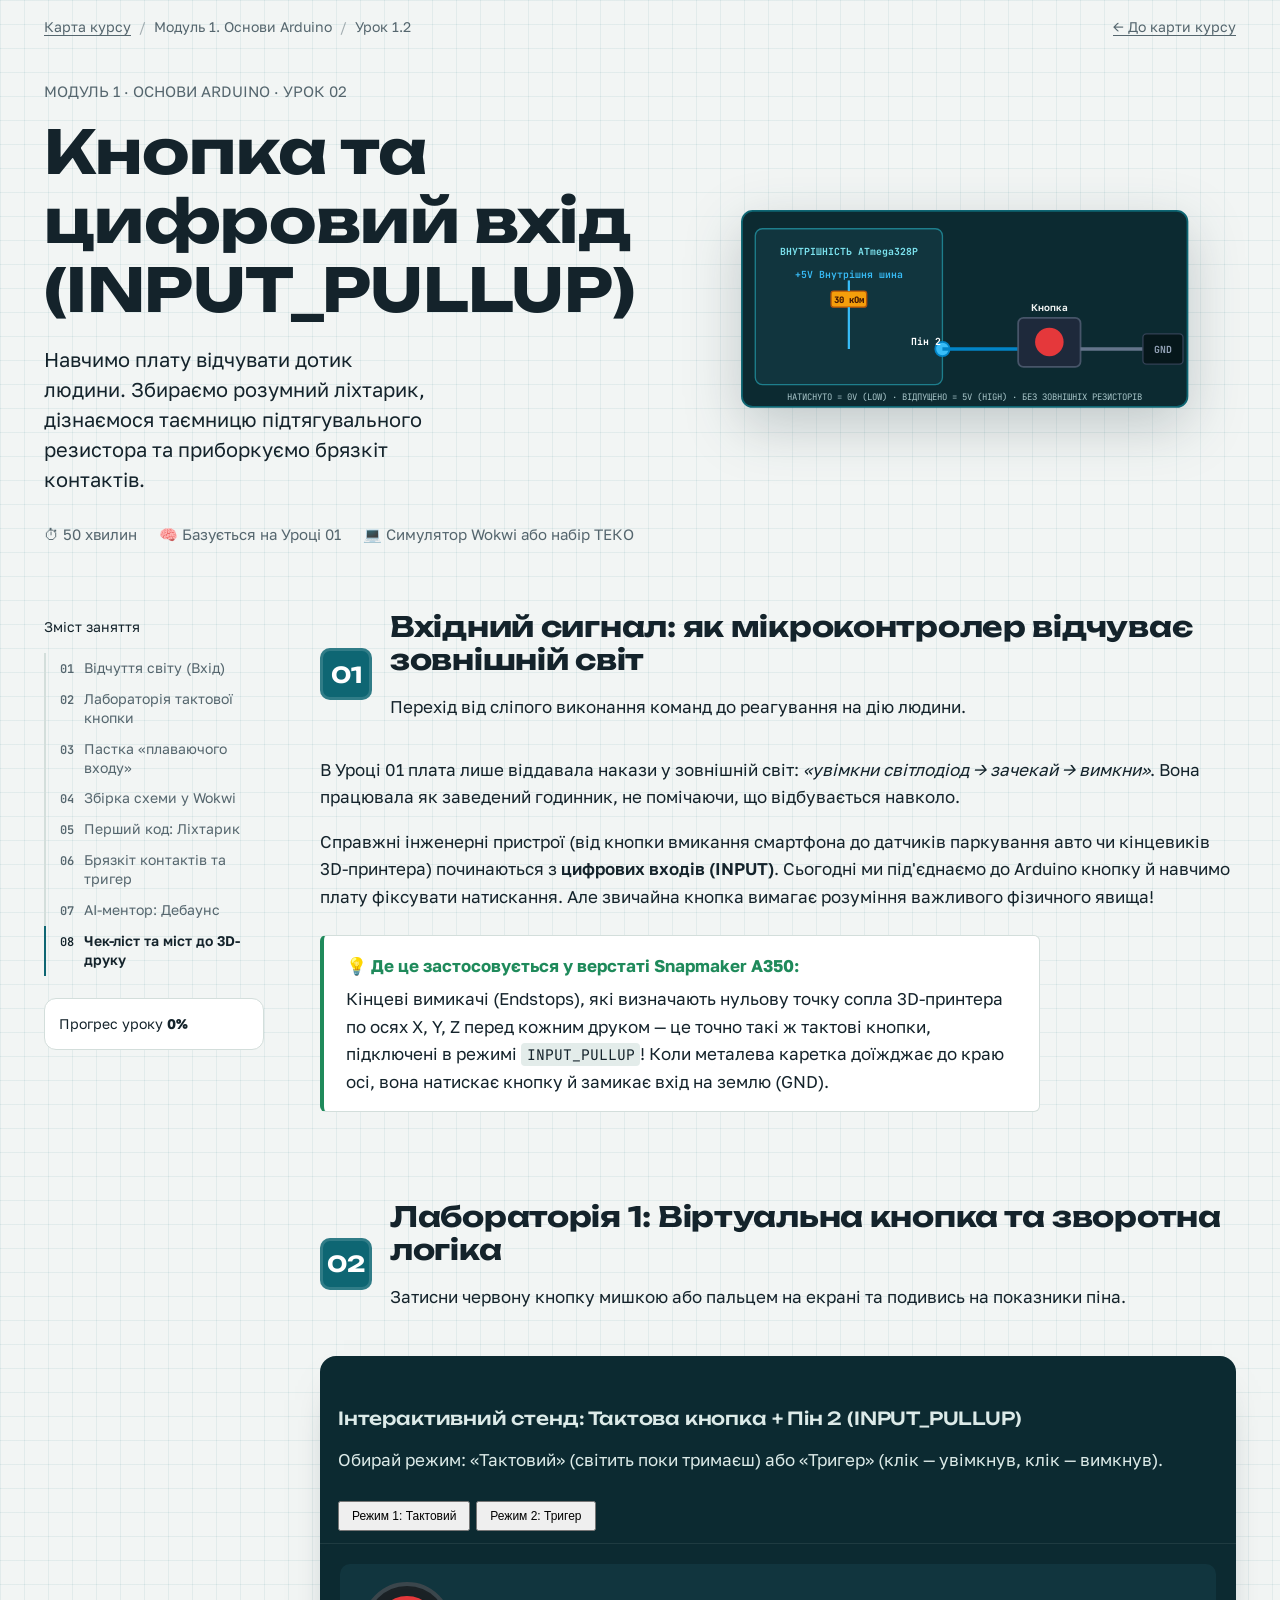
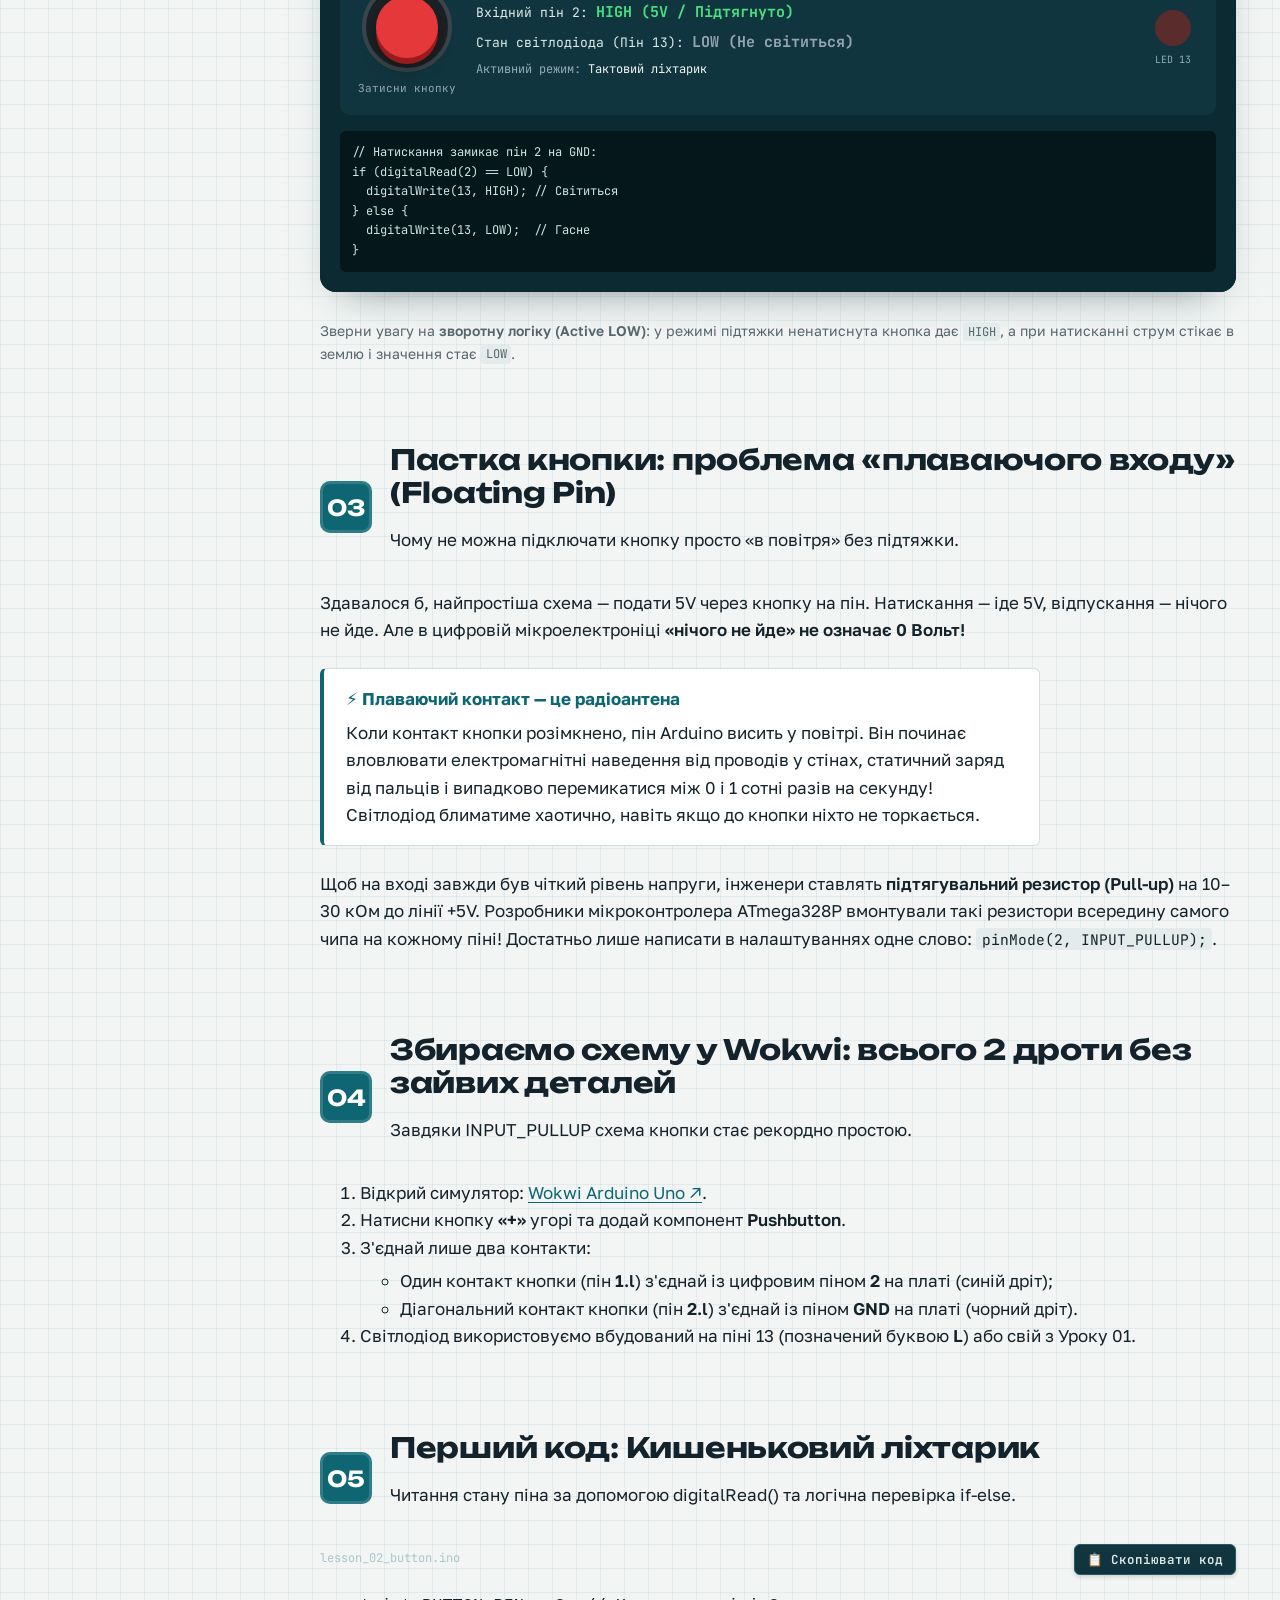
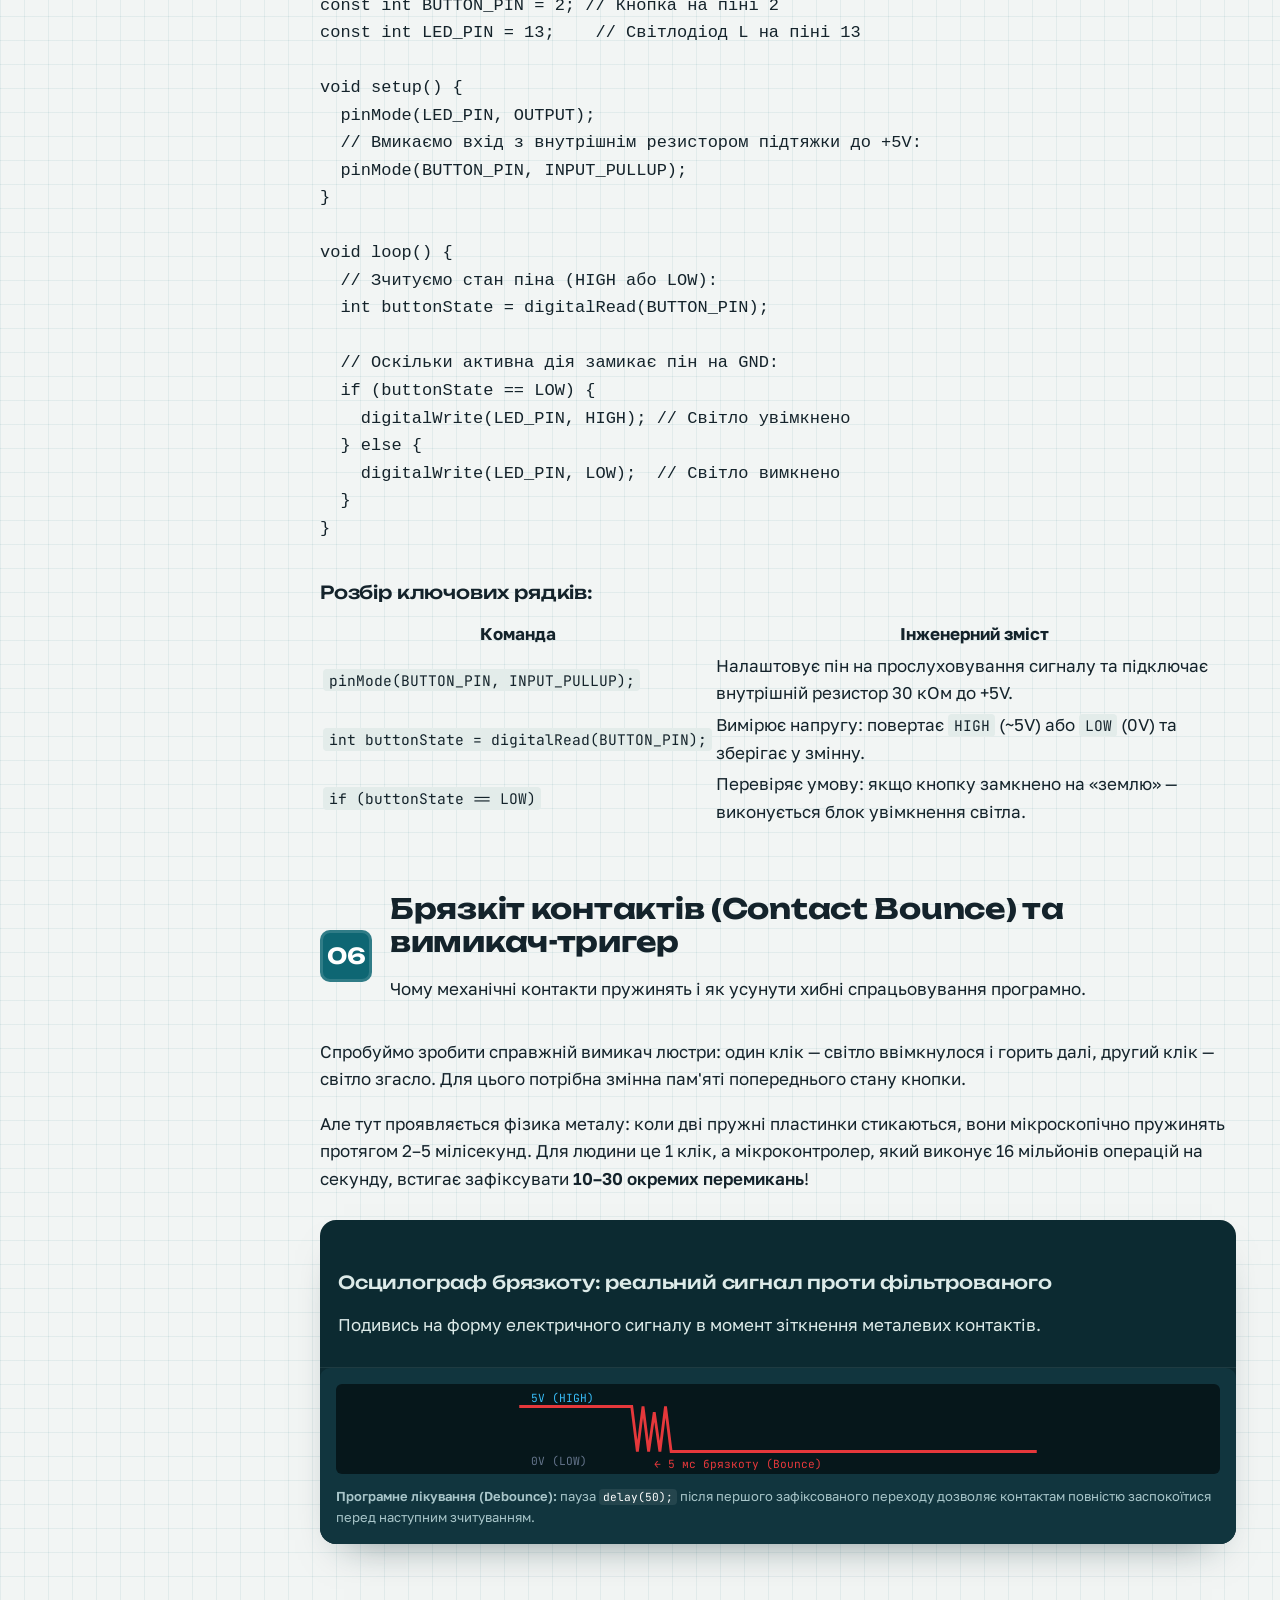
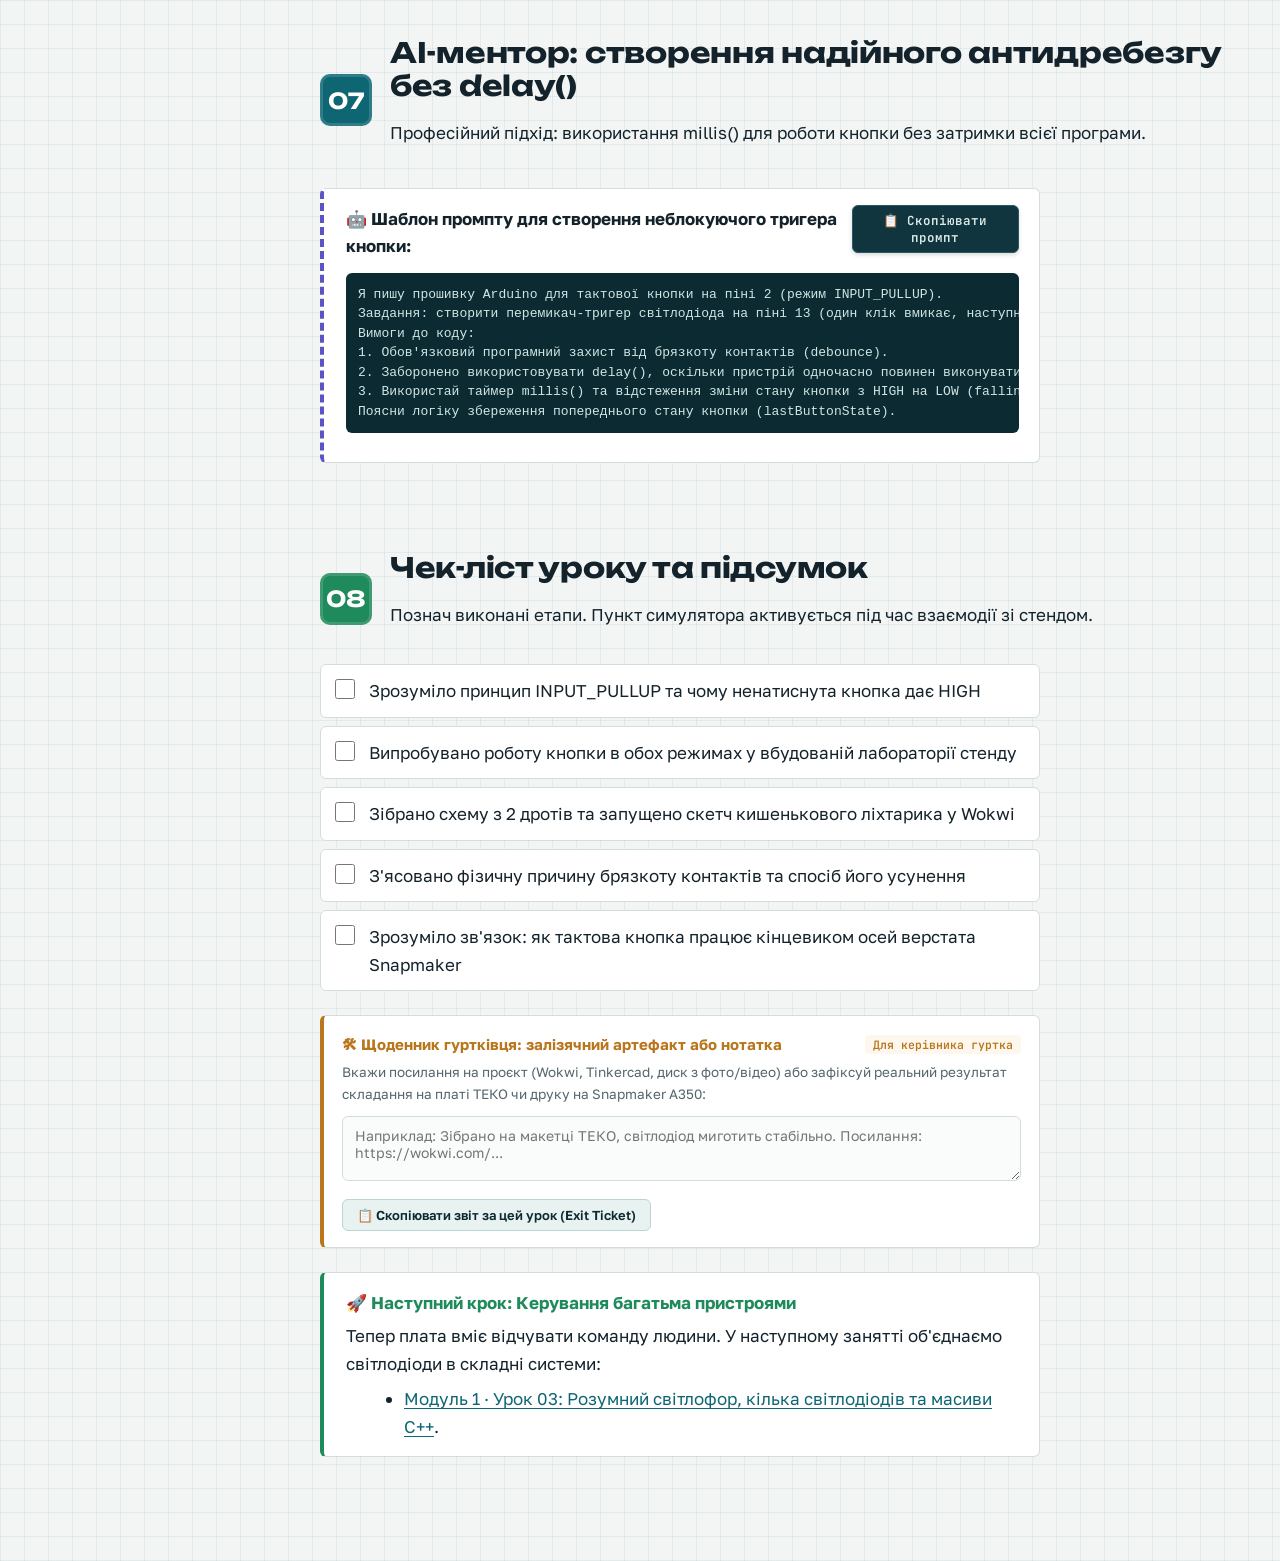
<file: modules/01-arduino-basics/lesson-02.html>
<!DOCTYPE html>
<html lang="uk">
<head>
<meta charset="UTF-8">
<meta name="viewport" content="width=device-width, initial-scale=1">
<title>Урок 1.2: Кнопка та INPUT_PULLUP | Адаптивна цифрова майстерня</title>
<link rel="preconnect" href="https://fonts.googleapis.com">
<link rel="preconnect" href="https://fonts.gstatic.com" crossorigin>
<link href="https://fonts.googleapis.com/css2?family=Unbounded:wght@500;700&family=Golos+Text:wght@400;500;600;700&family=JetBrains+Mono:wght@400;600&display=swap" rel="stylesheet">
<style>
/* Унікальні стилі уроку кнопки */
.hero { max-width: 1240px; margin: 0 auto; padding: 24px 24px 56px; display: grid; grid-template-columns: 1.05fr .95fr; gap: 48px; align-items: center; }
.hero .kicker { margin: 0 0 14px; color: var(--muted); font-size: 15px; }
.hero h1 { font-size: clamp(34px, 5.5vw, 60px); font-weight: 700; margin: 0 0 20px; line-height: 1.15; }
.hero .promise { font-size: 20px; line-height: 1.5; max-width: 32ch; margin: 0 0 28px; }
.hero-board svg { width: 100%; height: auto; filter: drop-shadow(0 18px 28px rgba(12, 42, 49, .22)); }

/* Лабораторія тактової кнопки */
.btn-sim-stage { padding: 20px; display: flex; flex-direction: column; gap: 16px; background: var(--pcb-deep); border-radius: 12px; }
.btn-interactive-row { display: grid; grid-template-columns: auto 1fr auto; gap: 20px; align-items: center; background: var(--pcb-panel); padding: 18px; border-radius: 10px; }
@media (max-width: 700px) { .btn-interactive-row { grid-template-columns: 1fr; justify-items: center; } }
.push-big-btn { width: 90px; height: 90px; border-radius: 50%; background: #1B2226; border: 4px solid #3B464C; position: relative; cursor: pointer; display: flex; align-items: center; justify-content: center; user-select: none; touch-action: manipulation; transition: transform .05s, border-color .15s; outline: none; }
.push-big-btn .cap { width: 62px; height: 62px; border-radius: 50%; background: #E5383B; box-shadow: 0 6px 0 #991B1B, 0 10px 16px rgba(0,0,0,0.4); transition: transform .05s, box-shadow .05s; }
.push-big-btn:active .cap, .push-big-btn.pressed .cap { transform: translateY(5px); box-shadow: 0 1px 0 #991B1B, 0 4px 8px rgba(0,0,0,0.4); background: #DC2626; }
.pin-telemetry { font-family: var(--mono); font-size: 13px; line-height: 1.6; }
.pin-telemetry b { font-size: 15px; color: #7CE2EE; }
.led-box-indicator { width: 50px; height: 70px; display: flex; flex-direction: column; align-items: center; justify-content: center; }
.bulb-lamp { width: 36px; height: 36px; border-radius: 50%; background: #5B2C2C; transition: background .1s, box-shadow .1s; }
.bulb-lamp.lit { background: #FF5A5C; box-shadow: 0 0 20px rgba(255, 90, 92, 0.8); }

/* Тренажер брязкоту контактів */
.bounce-stage { background: var(--pcb-panel); border-radius: 10px; padding: 16px; display: flex; flex-direction: column; gap: 12px; }
.wave-svg { width: 100%; height: 90px; background: #06171B; border-radius: 6px; }
</style>
<link rel="stylesheet" href="../../assets/lesson.css">
</head>
<body data-lesson="m1-l02" data-root="../../">

<nav class="topbar" aria-label="Навігація курсом">
  <div class="crumbs">
    <a href="../../index.html">Карта курсу</a>
    <span aria-hidden="true">/</span>
    <span>Модуль 1. Основи Arduino</span>
    <span aria-hidden="true">/</span>
    <span class="crumb-current">Урок 1.2</span>
  </div>
  <div class="topbar-actions">
    <a class="chip-btn" href="../../index.html">← До карти курсу</a>
  </div>
</nav>

<section class="hero">
  <div>
    <p class="kicker">МОДУЛЬ 1 · ОСНОВИ ARDUINO · УРОК 02</p>
    <h1>Кнопка та цифровий вхід (INPUT_PULLUP)</h1>
    <p class="promise">Навчимо плату відчувати дотик людини. Збираємо розумний ліхтарик, дізнаємося таємницю підтягувального резистора та приборкуємо брязкіт контактів.</p>
    <ul class="facts">
      <li>⏱ 50 хвилин</li>
      <li>🧠 Базується на Уроці 01</li>
      <li>💻 Симулятор Wokwi або набір ТЕКО</li>
    </ul>
  </div>

  <figure class="hero-board">
    <svg viewBox="0 0 520 240" role="img" aria-label="Схема підключення кнопки з внутрішньою підтяжкою INPUT_PULLUP">
      <!-- Плата -->
      <rect x="10" y="10" width="500" height="220" rx="12" fill="#0C2A31" stroke="#0E6673" stroke-width="2"/>
      <!-- Внутрішня зона MCU -->
      <g transform="translate(25, 30)">
        <rect width="210" height="175" rx="8" fill="#11353E" stroke="#1E7E8C" stroke-width="1.5"/>
        <text x="105" y="30" fill="#7CE2EE" font-family="JetBrains Mono, monospace" font-size="11" font-weight="700" text-anchor="middle">ВНУТРІШНІСТЬ ATmega328P</text>
        <text x="105" y="55" fill="#38BDF8" font-family="JetBrains Mono, monospace" font-size="11" font-weight="600" text-anchor="middle">+5V Внутрішня шина</text>
        <!-- Резистор ~30кОм -->
        <rect x="85" y="70" width="40" height="18" rx="3" fill="#F59E0B" stroke="#B45309" stroke-width="1.5"/>
        <text x="105" y="83" fill="#451A03" font-family="JetBrains Mono, monospace" font-size="10" font-weight="800" text-anchor="middle">30 кОм</text>
        <line x1="105" y1="58" x2="105" y2="70" stroke="#38BDF8" stroke-width="2.5"/>
        <line x1="105" y1="88" x2="105" y2="135" stroke="#38BDF8" stroke-width="2.5"/>
        <!-- Пін 2 -->
        <circle cx="210" cy="135" r="8" fill="#38BDF8" stroke="#0284C7" stroke-width="2"/>
        <text x="175" y="130" fill="#FFFFFF" font-family="JetBrains Mono, monospace" font-size="11" font-weight="700">Пін 2</text>
      </g>
      <!-- Синій провід до кнопки -->
      <path d="M 235 165 H 320" stroke="#0284C7" stroke-width="4" fill="none"/>
      <!-- Кнопка -->
      <g transform="translate(320, 130)">
        <rect width="70" height="55" rx="6" fill="#1E293B" stroke="#475569" stroke-width="2"/>
        <circle cx="35" cy="27" r="16" fill="#E5383B"/>
        <text x="35" y="-8" fill="#F2F5F4" font-family="Golos Text, sans-serif" font-size="11" font-weight="600" text-anchor="middle">Кнопка</text>
      </g>
      <!-- Чорний провід до GND -->
      <path d="M 390 165 H 460" stroke="#64748B" stroke-width="4" fill="none"/>
      <rect x="460" y="148" width="45" height="34" rx="4" fill="#06171B" stroke="#334155" stroke-width="1.5"/>
      <text x="482" y="170" fill="#94A3B8" font-family="JetBrains Mono, monospace" font-size="11" font-weight="700" text-anchor="middle">GND</text>
      <!-- Пояснювальний напис -->
      <text x="260" y="222" fill="#A9C6CA" font-family="JetBrains Mono, monospace" font-size="10" text-anchor="middle">НАТИСНУТО = 0V (LOW) · ВІДПУЩЕНО = 5V (HIGH) · БЕЗ ЗОВНІШНІХ РЕЗИСТОРІВ</text>
    </svg>
  </figure>
</section>

<div class="layout">
  <aside class="toc" aria-label="Зміст заняття">
    <div class="toc-sticky">
      <p class="toc-title">Зміст заняття</p>
      <ol>
        <li><a href="#s1" class="active"><b>01</b> Відчуття світу (Вхід)</a></li>
        <li><a href="#s2"><b>02</b> Лабораторія тактової кнопки</a></li>
        <li><a href="#s3"><b>03</b> Пастка «плаваючого входу»</a></li>
        <li><a href="#s4"><b>04</b> Збірка схеми у Wokwi</a></li>
        <li><a href="#s5"><b>05</b> Перший код: Ліхтарик</a></li>
        <li><a href="#s6"><b>06</b> Брязкіт контактів та тригер</a></li>
        <li><a href="#s7"><b>07</b> AI-ментор: Дебаунс</a></li>
        <li><a href="#s8"><b>08</b> Чек-ліст та міст до 3D-друку</a></li>
      </ol>
      <div class="meter">
        <div class="meter-head">
          <span>Прогрес уроку</span>
          <b id="meter-val">0%</b>
        </div>
        <div class="meter-bar"><span id="meter-fill" style="width:0%"></span></div>
      </div>
    </div>
  </aside>

  <main>
    <!-- Крок 01 -->
    <section class="step" id="s1">
      <div class="step-head">
        <span class="step-num">01</span>
        <div>
          <h2>Вхідний сигнал: як мікроконтролер відчуває зовнішній світ</h2>
          <p class="sub-lead">Перехід від сліпого виконання команд до реагування на дію людини.</p>
        </div>
      </div>

      <p>В Уроці 01 плата лише віддавала накази у зовнішній світ: <em>«увімкни світлодіод → зачекай → вимкни»</em>. Вона працювала як заведений годинник, не помічаючи, що відбувається навколо.</p>
      <p>Справжні інженерні пристрої (від кнопки вмикання смартфона до датчиків паркування авто чи кінцевиків 3D-принтера) починаються з <strong>цифрових входів (INPUT)</strong>. Сьогодні ми під'єднаємо до Arduino кнопку й навчимо плату фіксувати натискання. Але звичайна кнопка вимагає розуміння важливого фізичного явища!</p>

      <div class="callout safe">
        <b>💡 Де це застосовується у верстаті Snapmaker A350:</b>
        <p>Кінцеві вимикачі (Endstops), які визначають нульову точку сопла 3D-принтера по осях X, Y, Z перед кожним друком — це точно такі ж тактові кнопки, підключені в режимі <code>INPUT_PULLUP</code>! Коли металева каретка доїжджає до краю осі, вона натискає кнопку й замикає вхід на землю (GND).</p>
      </div>
    </section>

    <!-- Крок 02 -->
    <section class="step" id="s2">
      <div class="step-head">
        <span class="step-num">02</span>
        <div>
          <h2>Лабораторія 1: Віртуальна кнопка та зворотна логіка</h2>
          <p class="sub-lead">Затисни червону кнопку мишкою або пальцем на екрані та подивись на показники піна.</p>
        </div>
      </div>

      <div class="lab">
        <div class="lab-head">
          <div>
            <h3>Інтерактивний стенд: Тактова кнопка + Пін 2 (INPUT_PULLUP)</h3>
            <p>Обирай режим: «Тактовий» (світить поки тримаєш) або «Тригер» (клік — увімкнув, клік — вимкнув).</p>
          </div>
          <div style="display:flex;gap:6px">
            <button class="btn-primary" id="mode-momentary" type="button" style="padding:6px 12px;font-size:12px">Режим 1: Тактовий</button>
            <button class="chip-btn" id="mode-toggle" type="button" style="padding:6px 12px;font-size:12px">Режим 2: Тригер</button>
          </div>
        </div>

        <div class="btn-sim-stage">
          <div class="btn-interactive-row">
            <div style="display:flex;flex-direction:column;align-items:center;gap:8px">
              <div class="push-big-btn" id="sim-push-btn" tabindex="0">
                <div class="cap"></div>
              </div>
              <small style="color:#94A3B8;font-family:var(--mono);font-size:11px">Затисни кнопку</small>
            </div>

            <div class="pin-telemetry">
              <div>Вхідний пін 2: <b id="pin-readout" style="color:#4ADE80">HIGH (5V / Підтягнуто)</b></div>
              <div style="margin-top:6px">Стан світлодіода (Пін 13): <b id="led-readout" style="color:#94A3B8">LOW (Не світиться)</b></div>
              <div style="margin-top:6px;color:#8FB0B4;font-size:12px">Активний режим: <span id="mode-label" style="color:#F2F5F4">Тактовий ліхтарик</span></div>
            </div>

            <div class="led-box-indicator">
              <div class="bulb-lamp" id="sim-bulb"></div>
              <span style="font-family:var(--mono);font-size:10px;color:#8FB0B4;margin-top:6px">LED 13</span>
            </div>
          </div>

          <pre id="sim-code-preview" style="background:#06171B;padding:12px;border-radius:6px;font-family:var(--mono);font-size:12px;color:#CFE6E5;margin:0;overflow-x:auto">// Натискання замикає пін 2 на GND:
if (digitalRead(2) == LOW) {
  digitalWrite(13, HIGH); // Світиться
} else {
  digitalWrite(13, LOW);  // Гасне
}</pre>
        </div>
      </div>
      <p style="font-size:14px;color:var(--muted);margin-top:10px">Зверни увагу на <strong>зворотну логіку (Active LOW)</strong>: у режимі підтяжки ненатиснута кнопка дає <code>HIGH</code>, а при натисканні струм стікає в землю і значення стає <code>LOW</code>.</p>
    </section>

    <!-- Крок 03 -->
    <section class="step" id="s3">
      <div class="step-head">
        <span class="step-num">03</span>
        <div>
          <h2>Пастка кнопки: проблема «плаваючого входу» (Floating Pin)</h2>
          <p class="sub-lead">Чому не можна підключати кнопку просто «в повітря» без підтяжки.</p>
        </div>
      </div>

      <p>Здавалося б, найпростіша схема — подати 5V через кнопку на пін. Натискання — іде 5V, відпускання — нічого не йде. Але в цифровій мікроелектроніці <strong>«нічого не йде» не означає 0 Вольт!</strong></p>

      <div class="callout warn">
        <b>⚡ Плаваючий контакт — це радіоантена</b>
        <p>Коли контакт кнопки розімкнено, пін Arduino висить у повітрі. Він починає вловлювати електромагнітні наведення від проводів у стінах, статичний заряд від пальців і випадково перемикатися між 0 і 1 сотні разів на секунду! Світлодіод блиматиме хаотично, навіть якщо до кнопки ніхто не торкається.</p>
      </div>

      <p>Щоб на вході завжди був чіткий рівень напруги, інженери ставлять <strong>підтягувальний резистор (Pull-up)</strong> на 10–30 кОм до лінії +5V. Розробники мікроконтролера ATmega328P вмонтували такі резистори всередину самого чипа на кожному піні! Достатньо лише написати в налаштуваннях одне слово: <code>pinMode(2, INPUT_PULLUP);</code>.</p>
    </section>

    <!-- Крок 04 -->
    <section class="step" id="s4">
      <div class="step-head">
        <span class="step-num">04</span>
        <div>
          <h2>Збираємо схему у Wokwi: всього 2 дроти без зайвих деталей</h2>
          <p class="sub-lead">Завдяки INPUT_PULLUP схема кнопки стає рекордно простою.</p>
        </div>
      </div>

      <ol>
        <li>Відкрий симулятор: <a href="https://wokwi.com/projects/new/arduino-uno" target="_blank" rel="noopener">Wokwi Arduino Uno ↗</a>.</li>
        <li>Натисни кнопку <strong>«+»</strong> угорі та додай компонент <strong>Pushbutton</strong>.</li>
        <li>З'єднай лише два контакти:
          <ul style="margin-top:6px">
            <li>Один контакт кнопки (пін <strong>1.l</strong>) з'єднай із цифровим піном <strong>2</strong> на платі (синій дріт);</li>
            <li>Діагональний контакт кнопки (пін <strong>2.l</strong>) з'єднай із піном <strong>GND</strong> на платі (чорний дріт).</li>
          </ul>
        </li>
        <li>Світлодіод використовуємо вбудований на піні 13 (позначений буквою <strong>L</strong>) або свій з Уроку 01.</li>
      </ol>
    </section>

    <!-- Крок 05 -->
    <section class="step" id="s5">
      <div class="step-head">
        <span class="step-num">05</span>
        <div>
          <h2>Перший код: Кишеньковий ліхтарик</h2>
          <p class="sub-lead">Читання стану піна за допомогою digitalRead() та логічна перевірка if-else.</p>
        </div>
      </div>

      <div class="codewrap">
        <div style="display:flex;justify-content:space-between;align-items:center;margin-bottom:8px">
          <span style="font-family:var(--mono);font-size:12px;color:#A9C6CA">lesson_02_button.ino</span>
          <button class="copy-btn" data-target="code-button-basic" type="button">📋 Скопіювати код</button>
        </div>
<pre id="code-button-basic">const int BUTTON_PIN = 2; // Кнопка на піні 2
const int LED_PIN = 13;    // Світлодіод L на піні 13

void setup() {
  pinMode(LED_PIN, OUTPUT);
  // Вмикаємо вхід з внутрішнім резистором підтяжки до +5V:
  pinMode(BUTTON_PIN, INPUT_PULLUP);
}

void loop() {
  // Зчитуємо стан піна (HIGH або LOW):
  int buttonState = digitalRead(BUTTON_PIN);

  // Оскільки активна дія замикає пін на GND:
  if (buttonState == LOW) {
    digitalWrite(LED_PIN, HIGH); // Світло увімкнено
  } else {
    digitalWrite(LED_PIN, LOW);  // Світло вимкнено
  }
}</pre>
      </div>

      <h3>Розбір ключових рядків:</h3>
      <table>
        <thead><tr><th>Команда</th><th>Інженерний зміст</th></tr></thead>
        <tbody>
          <tr><td><code>pinMode(BUTTON_PIN, INPUT_PULLUP);</code></td><td>Налаштовує пін на прослуховування сигналу та підключає внутрішній резистор 30 кОм до +5V.</td></tr>
          <tr><td><code>int buttonState = digitalRead(BUTTON_PIN);</code></td><td>Вимірює напругу: повертає <code>HIGH</code> (~5V) або <code>LOW</code> (0V) та зберігає у змінну.</td></tr>
          <tr><td><code>if (buttonState == LOW)</code></td><td>Перевіряє умову: якщо кнопку замкнено на «землю» — виконується блок увімкнення світла.</td></tr>
        </tbody>
      </table>
    </section>

    <!-- Крок 06 -->
    <section class="step" id="s6">
      <div class="step-head">
        <span class="step-num">06</span>
        <div>
          <h2>Брязкіт контактів (Contact Bounce) та вимикач-тригер</h2>
          <p class="sub-lead">Чому механічні контакти пружинять і як усунути хибні спрацьовування програмно.</p>
        </div>
      </div>

      <p>Спробуймо зробити справжній вимикач люстри: один клік — світло ввімкнулося і горить далі, другий клік — світло згасло. Для цього потрібна змінна пам'яті попереднього стану кнопки.</p>
      <p>Але тут проявляється фізика металу: коли дві пружні пластинки стикаються, вони мікроскопічно пружинять протягом 2–5 мілісекунд. Для людини це 1 клік, а мікроконтролер, який виконує 16 мільйонів операцій на секунду, встигає зафіксувати <strong>10–30 окремих перемикань</strong>!</p>

      <div class="lab">
        <div class="lab-head">
          <div>
            <h3>Осцилограф брязкоту: реальний сигнал проти фільтрованого</h3>
            <p>Подивись на форму електричного сигналу в момент зіткнення металевих контактів.</p>
          </div>
        </div>
        <div class="bounce-stage">
          <svg class="wave-svg" viewBox="0 0 500 80" aria-label="Графік напруги з брязкотом контактів">
            <!-- 5V лінія -->
            <path d="M 20 20 H 120 L 125 60 L 130 20 L 135 60 L 140 25 L 145 60 L 150 20 L 155 60 H 480" stroke="#E5383B" stroke-width="2.5" fill="none"/>
            <text x="30" y="16" fill="#38BDF8" font-family="JetBrains Mono, monospace" font-size="10">5V (HIGH)</text>
            <text x="30" y="72" fill="#64748B" font-family="JetBrains Mono, monospace" font-size="10">0V (LOW)</text>
            <text x="140" y="75" fill="#E5383B" font-family="JetBrains Mono, monospace" font-size="10">← 5 мс брязкоту (Bounce)</text>
          </svg>
          <p style="font-size:13px;color:#A9C6CA;margin:0"><strong>Програмне лікування (Debounce):</strong> пауза <code>delay(50);</code> після першого зафіксованого переходу дозволяє контактам повністю заспокоїтися перед наступним зчитуванням.</p>
        </div>
      </div>
    </section>

    <!-- Крок 07 -->
    <section class="step" id="s7">
      <div class="step-head">
        <span class="step-num">07</span>
        <div>
          <h2>AI-ментор: створення надійного антидребезгу без delay()</h2>
          <p class="sub-lead">Професійний підхід: використання millis() для роботи кнопки без затримки всієї програми.</p>
        </div>
      </div>

      <div class="callout ai">
        <div style="display:flex;justify-content:space-between;align-items:flex-start;gap:12px;margin-bottom:8px">
          <b>🤖 Шаблон промпту для створення неблокуючого тригера кнопки:</b>
          <button class="copy-btn" data-target="ai-debounce-prompt" type="button">📋 Скопіювати промпт</button>
        </div>
        <pre id="ai-debounce-prompt" style="font-size:13px;line-height:1.5;background:var(--pcb-deep);padding:12px;border-radius:6px;color:#CFE6E5;overflow-x:auto">Я пишу прошивку Arduino для тактової кнопки на піні 2 (режим INPUT_PULLUP).
Завдання: створити перемикач-тригер світлодіода на піні 13 (один клік вмикає, наступний вимикає).
Вимоги до коду:
1. Обов'язковий програмний захист від брязкоту контактів (debounce).
2. Заборонено використовувати delay(), оскільки пристрій одночасно повинен виконувати плавне регулювання чи інші задачі.
3. Використай таймер millis() та відстеження зміни стану кнопки з HIGH на LOW (falling edge).
Поясни логіку збереження попереднього стану кнопки (lastButtonState).</pre>
      </div>
    </section>

    <!-- Крок 08 -->
    <section class="step" id="s8">
      <div class="step-head">
        <span class="step-num final">08</span>
        <div>
          <h2>Чек-ліст уроку та підсумок</h2>
          <p class="sub-lead">Познач виконані етапи. Пункт симулятора активується під час взаємодії зі стендом.</p>
        </div>
      </div>

      <ul class="checklist">
        <li><label><input type="checkbox" class="check" data-key="m1-l02:pullup"> Зрозуміло принцип INPUT_PULLUP та чому ненатиснута кнопка дає HIGH</label></li>
        <li><label><input type="checkbox" class="check" data-key="m1-l02:sim"> Випробувано роботу кнопки в обох режимах у вбудованій лабораторії стенду</label></li>
        <li><label><input type="checkbox" class="check" data-key="m1-l02:wokwi"> Зібрано схему з 2 дротів та запущено скетч кишенькового ліхтарика у Wokwi</label></li>
        <li><label><input type="checkbox" class="check" data-key="m1-l02:bounce"> З'ясовано фізичну причину брязкоту контактів та спосіб його усунення</label></li>
        <li><label><input type="checkbox" class="check" data-key="m1-l02:endstop"> Зрозуміло зв'язок: як тактова кнопка працює кінцевиком осей верстата Snapmaker</label></li>
      </ul>

      <div id="lesson-footer"></div>

      <div class="callout safe" style="margin-top:24px">
        <b>🚀 Наступний крок: Керування багатьма пристроями</b>
        <p>Тепер плата вміє відчувати команду людини. У наступному занятті об'єднаємо світлодіоди в складні системи:</p>
        <ul style="margin:8px 0 0 18px">
          <li><a href="lesson-03.html">Модуль 1 · Урок 03: Розумний світлофор, кілька світлодіодів та масиви C++</a>.</li>
        </ul>
      </div>
    </section>
  </main>
</div>

<script src="../../assets/course.js"></script>
<script src="../../assets/lesson.js"></script>
<script>
/* Логіка інтерактивного стенду Уроку 1.2 */
(function() {
  var pushBtn = document.getElementById("sim-push-btn");
  var pinVal = document.getElementById("pin-readout");
  var ledVal = document.getElementById("led-readout");
  var bulb = document.getElementById("sim-bulb");
  var modeMomBtn = document.getElementById("mode-momentary");
  var modeTogBtn = document.getElementById("mode-toggle");
  var modeLabel = document.getElementById("mode-label");
  var codePreview = document.getElementById("sim-code-preview");

  var isToggleMode = false;
  var isLedOn = false;

  function setMode(toggle) {
    isToggleMode = toggle;
    if (toggle) {
      modeTogBtn.className = "btn-primary";
      modeTogBtn.style.padding = "6px 12px";
      modeTogBtn.style.fontSize = "12px";
      modeMomBtn.className = "chip-btn";
      modeMomBtn.style.padding = "6px 12px";
      modeMomBtn.style.fontSize = "12px";
      modeLabel.textContent = "Тригер (Клік вмикає / вимикає)";
      codePreview.textContent = "// Режим тригера зі збереженням стану:\nif (buttonPressed) {\n  ledState = !ledState;\n  digitalWrite(13, ledState);\n}";
    } else {
      modeMomBtn.className = "btn-primary";
      modeMomBtn.style.padding = "6px 12px";
      modeMomBtn.style.fontSize = "12px";
      modeTogBtn.className = "chip-btn";
      modeTogBtn.style.padding = "6px 12px";
      modeTogBtn.style.fontSize = "12px";
      modeLabel.textContent = "Тактовий ліхтарик (Світить поки тримаєш)";
      codePreview.textContent = "// Натискання замикає пін 2 на GND:\nif (digitalRead(2) == LOW) {\n  digitalWrite(13, HIGH); // Світиться\n} else {\n  digitalWrite(13, LOW);  // Гасне\n}";
      isLedOn = false;
      updateVisuals(false);
    }
  }

  function updateVisuals(isPressed) {
    if (isToggleMode) {
      pinVal.innerHTML = isPressed ? "<span style='color:var(--signal)'>LOW (0V / Замкнено на GND)</span>" : "<span style='color:#4ADE80'>HIGH (5V / Підтягнуто)</span>";
      ledVal.innerHTML = isLedOn ? "<span style='color:#4ADE80'>HIGH (СВІТИТЬСЯ)</span>" : "<span style='color:#94A3B8'>LOW (Не світиться)</span>";
      bulb.className = isLedOn ? "bulb-lamp lit" : "bulb-lamp";
    } else {
      pinVal.innerHTML = isPressed ? "<span style='color:var(--signal)'>LOW (0V / Замкнено на GND)</span>" : "<span style='color:#4ADE80'>HIGH (5V / Підтягнуто)</span>";
      ledVal.innerHTML = isPressed ? "<span style='color:#4ADE80'>HIGH (СВІТИТЬСЯ)</span>" : "<span style='color:#94A3B8'>LOW (Не світиться)</span>";
      bulb.className = isPressed ? "bulb-lamp lit" : "bulb-lamp";
    }
  }

  if (modeMomBtn && modeTogBtn) {
    modeMomBtn.addEventListener("click", function() { setMode(false); });
    modeTogBtn.addEventListener("click", function() { setMode(true); });
  }

  function handlePressStart() {
    pushBtn.classList.add("pressed");
    if (isToggleMode) {
      isLedOn = !isLedOn;
    }
    updateVisuals(true);
    if (window.LessonKit) {
      window.LessonKit.setCheck("m1-l02:pullup", true);
      window.LessonKit.setCheck("m1-l02:sim", true);
    }
  }

  function handlePressEnd() {
    pushBtn.classList.remove("pressed");
    updateVisuals(false);
  }

  if (pushBtn) {
    pushBtn.addEventListener("mousedown", handlePressStart);
    window.addEventListener("mouseup", handlePressEnd);
    pushBtn.addEventListener("touchstart", function(e) { e.preventDefault(); handlePressStart(); });
    window.addEventListener("touchend", handlePressEnd);
  }
})();
</script>
</body>
</html>
</file>
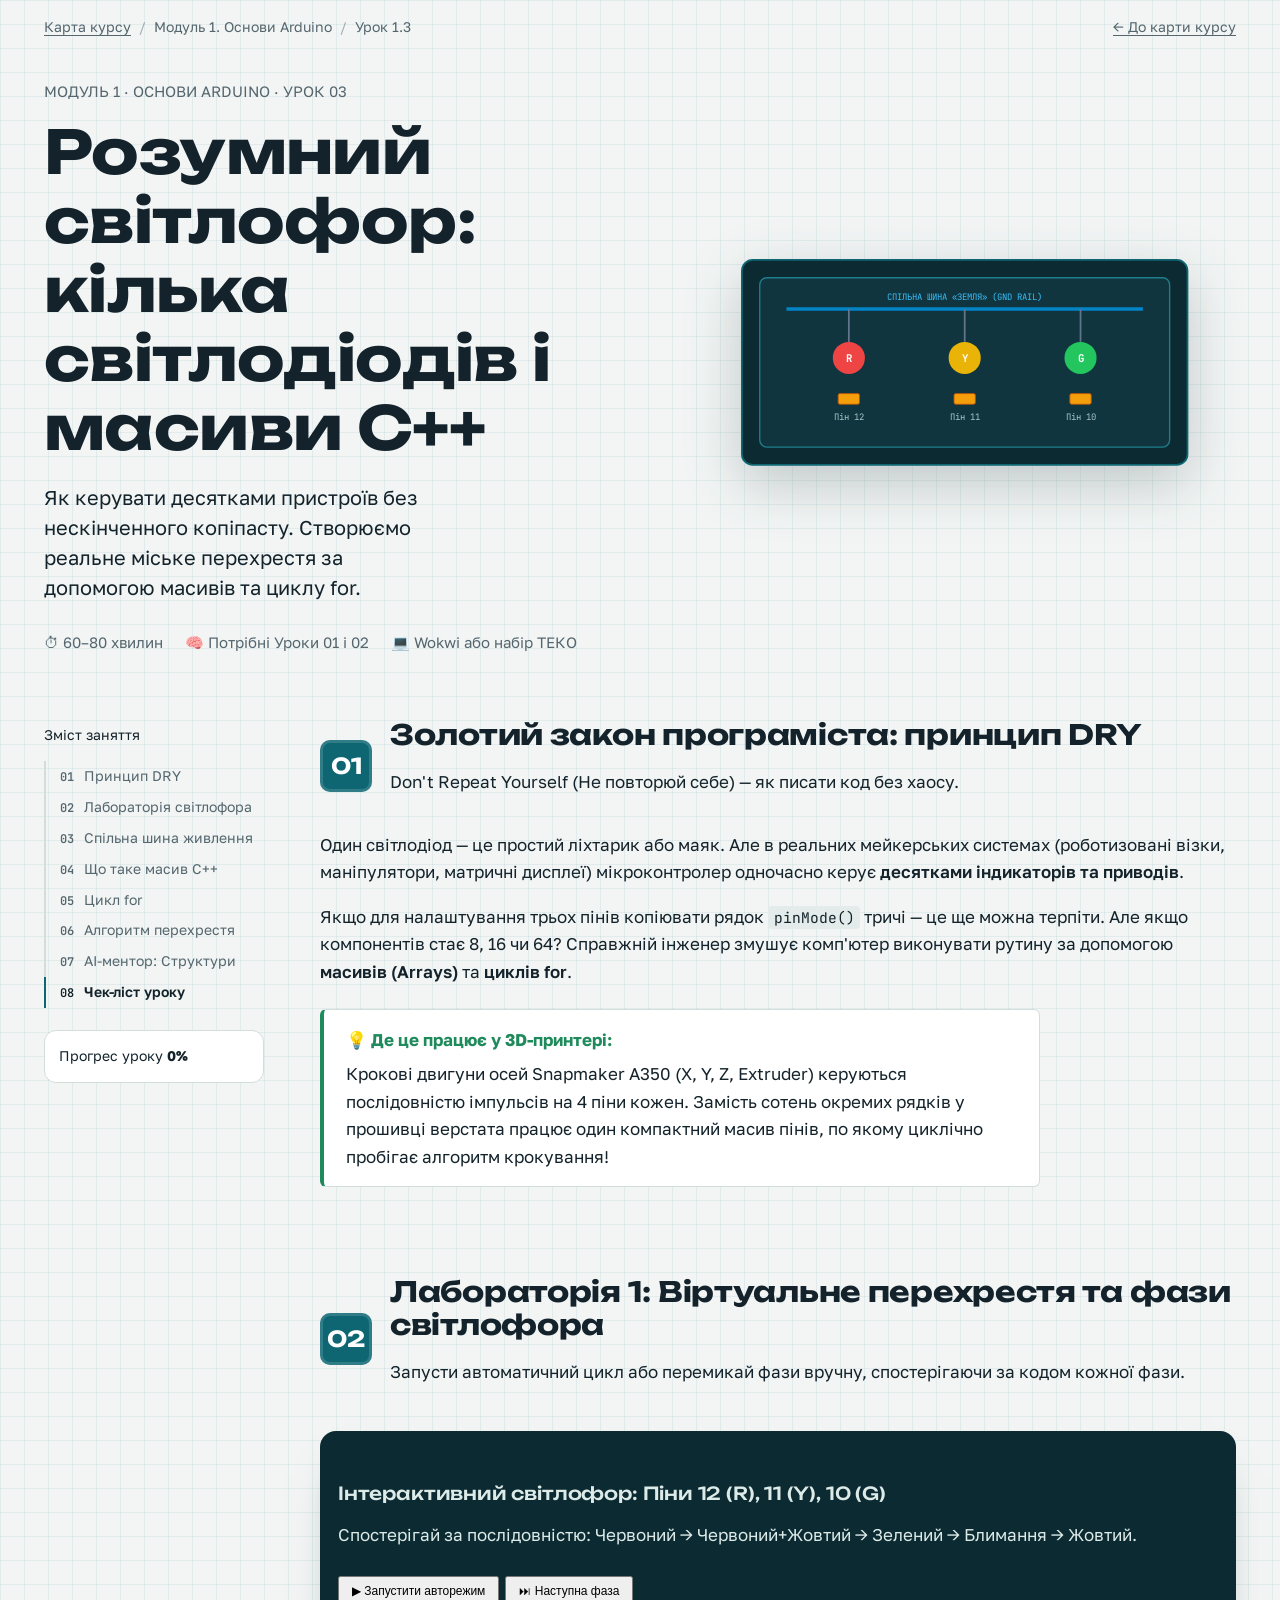
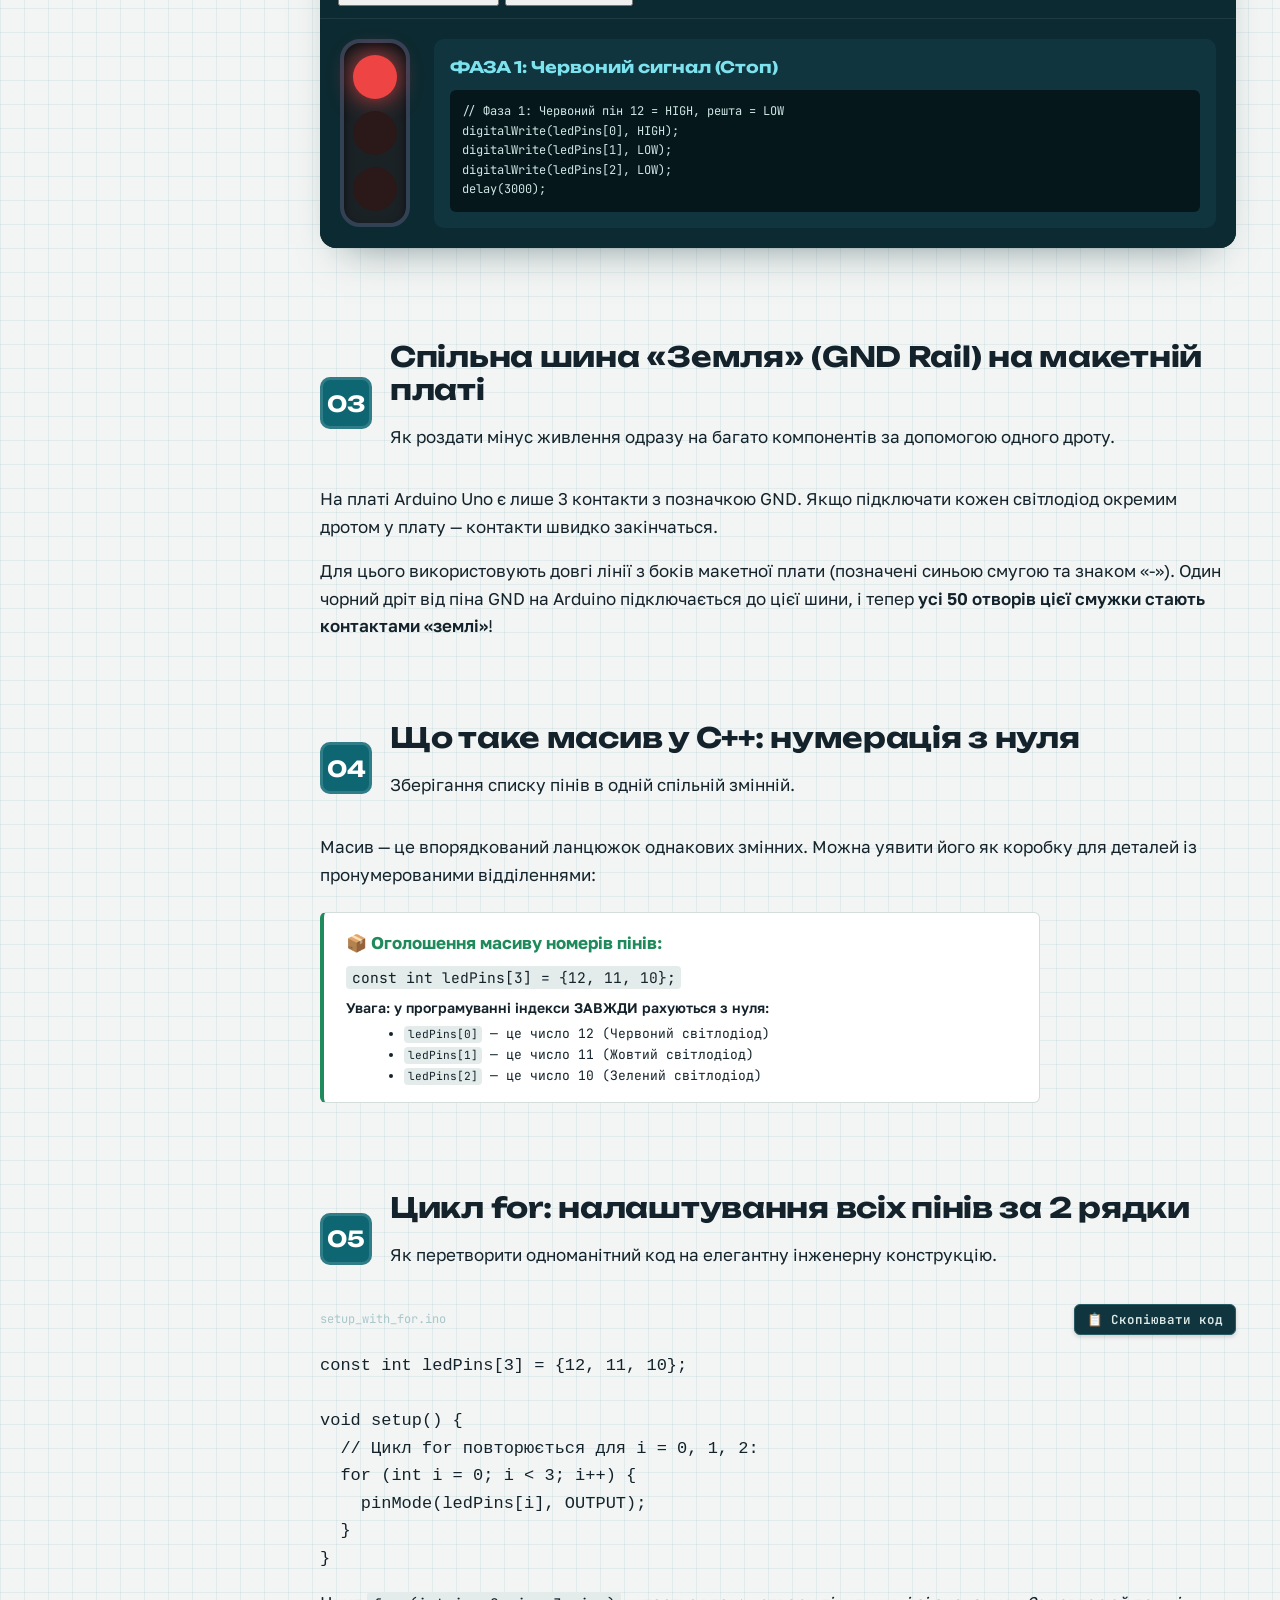
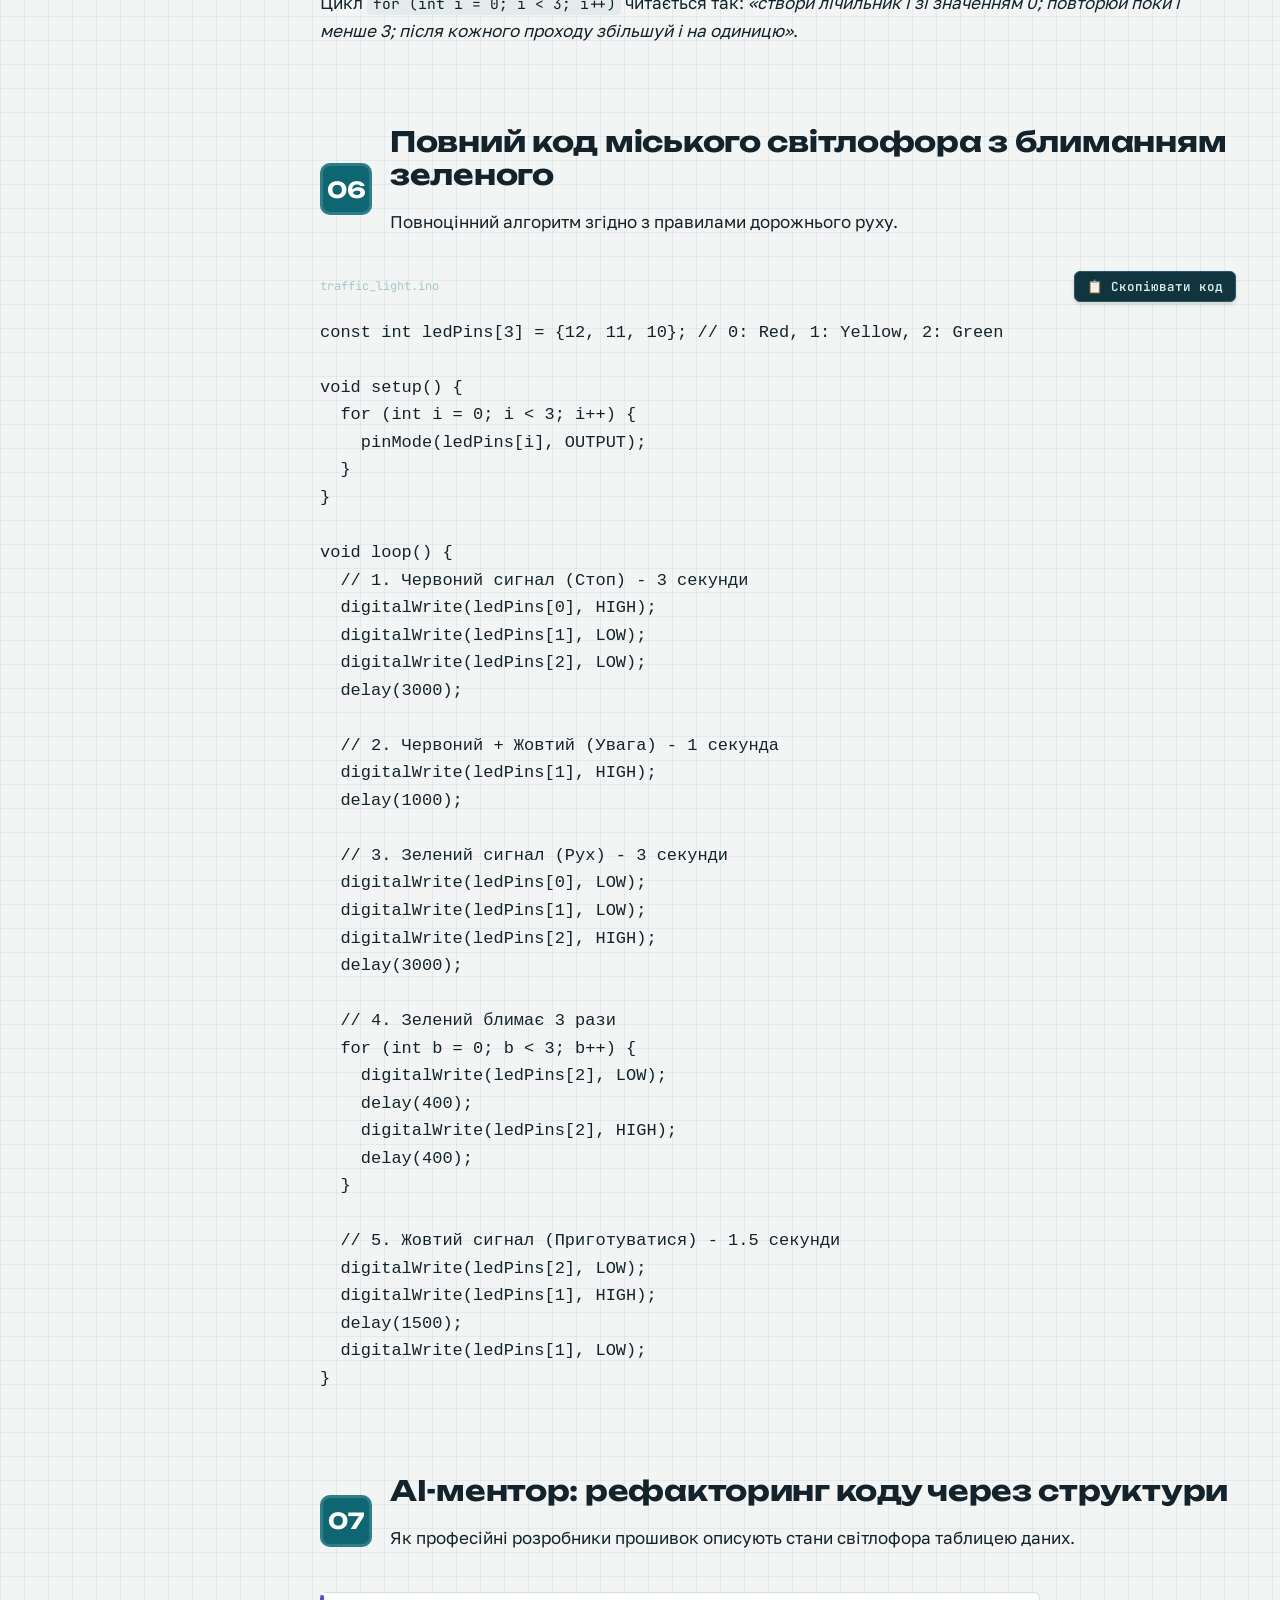
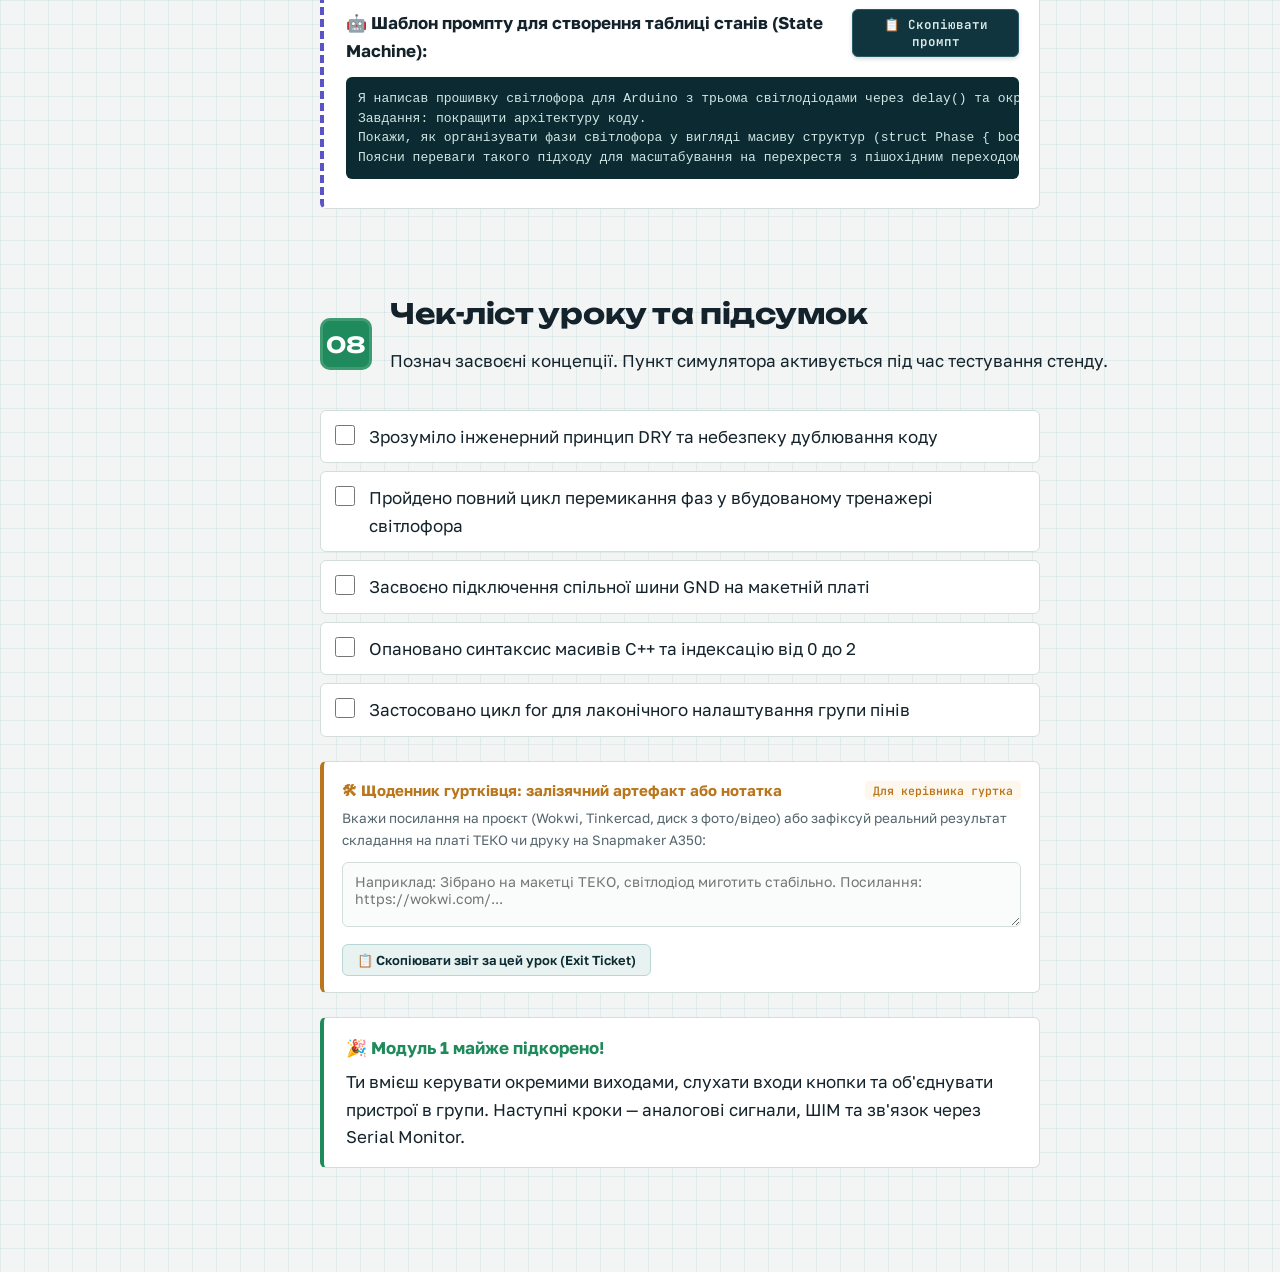
<file: modules/01-arduino-basics/lesson-03.html>
<!DOCTYPE html>
<html lang="uk">
<head>
<meta charset="UTF-8">
<meta name="viewport" content="width=device-width, initial-scale=1">
<title>Урок 1.3: Розумний світлофор і масиви C++ | Адаптивна цифрова майстерня</title>
<link rel="preconnect" href="https://fonts.googleapis.com">
<link rel="preconnect" href="https://fonts.gstatic.com" crossorigin>
<link href="https://fonts.googleapis.com/css2?family=Unbounded:wght@500;700&family=Golos+Text:wght@400;500;600;700&family=JetBrains+Mono:wght@400;600&display=swap" rel="stylesheet">
<style>
/* Унікальні стилі уроку світлофора */
.hero { max-width: 1240px; margin: 0 auto; padding: 24px 24px 56px; display: grid; grid-template-columns: 1.05fr .95fr; gap: 48px; align-items: center; }
.hero .kicker { margin: 0 0 14px; color: var(--muted); font-size: 15px; }
.hero h1 { font-size: clamp(34px, 5.5vw, 60px); font-weight: 700; margin: 0 0 20px; line-height: 1.15; }
.hero .promise { font-size: 20px; line-height: 1.5; max-width: 32ch; margin: 0 0 28px; }
.hero-board svg { width: 100%; height: auto; filter: drop-shadow(0 18px 28px rgba(12, 42, 49, .22)); }

/* Лабораторія світлофора */
.traffic-stage { padding: 20px; display: grid; grid-template-columns: auto 1fr; gap: 24px; background: var(--pcb-deep); border-radius: 12px; align-items: center; }
@media (max-width: 760px) { .traffic-stage { grid-template-columns: 1fr; justify-items: center; } }
.traffic-housing { width: 70px; background: #1B2226; border: 4px solid #334155; border-radius: 20px; padding: 12px 10px; display: flex; flex-direction: column; gap: 12px; align-items: center; box-shadow: inset 0 4px 10px rgba(0,0,0,0.6); }
.lamp-circle { width: 44px; height: 44px; border-radius: 50%; background: #2B1818; transition: background .12s, box-shadow .12s; }
.lamp-circle.red-lit { background: #EF4444; box-shadow: 0 0 24px rgba(239, 68, 68, 0.85); }
.lamp-circle.yellow-lit { background: #EAB308; box-shadow: 0 0 24px rgba(234, 179, 8, 0.85); }
.lamp-circle.green-lit { background: #22C55E; box-shadow: 0 0 24px rgba(34, 197, 94, 0.85); }
.phase-card { background: var(--pcb-panel); border-radius: 10px; padding: 16px; display: flex; flex-direction: column; gap: 10px; width: 100%; }
.phase-title { font-family: var(--display); font-size: 16px; font-weight: 700; color: #7CE2EE; }
.phase-code { background: #06171B; border-radius: 6px; padding: 12px; font-family: var(--mono); font-size: 12px; color: #CFE6E5; margin: 0; overflow-x: auto; }
</style>
<link rel="stylesheet" href="../../assets/lesson.css">
</head>
<body data-lesson="m1-l03" data-root="../../">

<nav class="topbar" aria-label="Навігація курсом">
  <div class="crumbs">
    <a href="../../index.html">Карта курсу</a>
    <span aria-hidden="true">/</span>
    <span>Модуль 1. Основи Arduino</span>
    <span aria-hidden="true">/</span>
    <span class="crumb-current">Урок 1.3</span>
  </div>
  <div class="topbar-actions">
    <a class="chip-btn" href="../../index.html">← До карти курсу</a>
  </div>
</nav>

<section class="hero">
  <div>
    <p class="kicker">МОДУЛЬ 1 · ОСНОВИ ARDUINO · УРОК 03</p>
    <h1>Розумний світлофор: кілька світлодіодів і масиви C++</h1>
    <p class="promise">Як керувати десятками пристроїв без нескінченного копіпасту. Створюємо реальне міське перехрестя за допомогою масивів та циклу for.</p>
    <ul class="facts">
      <li>⏱ 60–80 хвилин</li>
      <li>🧠 Потрібні Уроки 01 і 02</li>
      <li>💻 Wokwi або набір ТЕКО</li>
    </ul>
  </div>

  <figure class="hero-board">
    <svg viewBox="0 0 520 250" role="img" aria-label="Схема підключення світлофора з 3 світлодіодами та спільною шиною GND">
      <rect x="10" y="10" width="500" height="230" rx="12" fill="#0C2A31" stroke="#0E6673" stroke-width="2"/>
      <!-- Макетна плата -->
      <g transform="translate(30, 30)">
        <rect width="460" height="190" rx="8" fill="#11353E" stroke="#1E7E8C" stroke-width="1.5"/>
        <!-- Шина GND -->
        <line x1="30" y1="35" x2="430" y2="35" stroke="#0284C7" stroke-width="4"/>
        <text x="230" y="25" fill="#38BDF8" font-family="JetBrains Mono, monospace" font-size="10" text-anchor="middle">СПІЛЬНА ШИНА «ЗЕМЛЯ» (GND RAIL)</text>
        <!-- Червоний світлодіод -->
        <g transform="translate(70, 60)">
          <circle cx="30" cy="30" r="18" fill="#EF4444"/>
          <text x="30" y="35" fill="#FFF" font-family="JetBrains Mono, monospace" font-size="12" font-weight="700" text-anchor="middle">R</text>
          <rect x="18" y="70" width="24" height="12" rx="2" fill="#F59E0B" stroke="#B45309"/>
          <text x="30" y="100" fill="#A9C6CA" font-family="JetBrains Mono, monospace" font-size="10" text-anchor="middle">Пін 12</text>
          <line x1="30" y1="-25" x2="30" y2="12" stroke="#64748B" stroke-width="2"/>
        </g>
        <!-- Жовтий світлодіод -->
        <g transform="translate(200, 60)">
          <circle cx="30" cy="30" r="18" fill="#EAB308"/>
          <text x="30" y="35" fill="#FFF" font-family="JetBrains Mono, monospace" font-size="12" font-weight="700" text-anchor="middle">Y</text>
          <rect x="18" y="70" width="24" height="12" rx="2" fill="#F59E0B" stroke="#B45309"/>
          <text x="30" y="100" fill="#A9C6CA" font-family="JetBrains Mono, monospace" font-size="10" text-anchor="middle">Пін 11</text>
          <line x1="30" y1="-25" x2="30" y2="12" stroke="#64748B" stroke-width="2"/>
        </g>
        <!-- Зелений світлодіод -->
        <g transform="translate(330, 60)">
          <circle cx="30" cy="30" r="18" fill="#22C55E"/>
          <text x="30" y="35" fill="#FFF" font-family="JetBrains Mono, monospace" font-size="12" font-weight="700" text-anchor="middle">G</text>
          <rect x="18" y="70" width="24" height="12" rx="2" fill="#F59E0B" stroke="#B45309"/>
          <text x="30" y="100" fill="#A9C6CA" font-family="JetBrains Mono, monospace" font-size="10" text-anchor="middle">Пін 10</text>
          <line x1="30" y1="-25" x2="30" y2="12" stroke="#64748B" stroke-width="2"/>
        </g>
      </g>
    </svg>
  </figure>
</section>

<div class="layout">
  <aside class="toc" aria-label="Зміст заняття">
    <div class="toc-sticky">
      <p class="toc-title">Зміст заняття</p>
      <ol>
        <li><a href="#s1" class="active"><b>01</b> Принцип DRY</a></li>
        <li><a href="#s2"><b>02</b> Лабораторія світлофора</a></li>
        <li><a href="#s3"><b>03</b> Спільна шина живлення</a></li>
        <li><a href="#s4"><b>04</b> Що таке масив C++</a></li>
        <li><a href="#s5"><b>05</b> Цикл for</a></li>
        <li><a href="#s6"><b>06</b> Алгоритм перехрестя</a></li>
        <li><a href="#s7"><b>07</b> AI-ментор: Структури</a></li>
        <li><a href="#s8"><b>08</b> Чек-ліст уроку</a></li>
      </ol>
      <div class="meter">
        <div class="meter-head">
          <span>Прогрес уроку</span>
          <b id="meter-val">0%</b>
        </div>
        <div class="meter-bar"><span id="meter-fill" style="width:0%"></span></div>
      </div>
    </div>
  </aside>

  <main>
    <!-- Крок 01 -->
    <section class="step" id="s1">
      <div class="step-head">
        <span class="step-num">01</span>
        <div>
          <h2>Золотий закон програміста: принцип DRY</h2>
          <p class="sub-lead">Don't Repeat Yourself (Не повторюй себе) — як писати код без хаосу.</p>
        </div>
      </div>

      <p>Один світлодіод — це простий ліхтарик або маяк. Але в реальних мейкерських системах (роботизовані візки, маніпулятори, матричні дисплеї) мікроконтролер одночасно керує <strong>десятками індикаторів та приводів</strong>.</p>
      <p>Якщо для налаштування трьох пінів копіювати рядок <code>pinMode()</code> тричі — це ще можна терпіти. Але якщо компонентів стає 8, 16 чи 64? Справжній інженер змушує комп'ютер виконувати рутину за допомогою <strong>масивів (Arrays)</strong> та <strong>циклів for</strong>.</p>

      <div class="callout safe">
        <b>💡 Де це працює у 3D-принтері:</b>
        <p>Крокові двигуни осей Snapmaker A350 (X, Y, Z, Extruder) керуються послідовністю імпульсів на 4 піни кожен. Замість сотень окремих рядків у прошивці верстата працює один компактний масив пінів, по якому циклічно пробігає алгоритм крокування!</p>
      </div>
    </section>

    <!-- Крок 02 -->
    <section class="step" id="s2">
      <div class="step-head">
        <span class="step-num">02</span>
        <div>
          <h2>Лабораторія 1: Віртуальне перехрестя та фази світлофора</h2>
          <p class="sub-lead">Запусти автоматичний цикл або перемикай фази вручну, спостерігаючи за кодом кожної фази.</p>
        </div>
      </div>

      <div class="lab">
        <div class="lab-head">
          <div>
            <h3>Інтерактивний світлофор: Піни 12 (R), 11 (Y), 10 (G)</h3>
            <p>Спостерігай за послідовністю: Червоний → Червоний+Жовтий → Зелений → Блимання → Жовтий.</p>
          </div>
          <div style="display:flex;gap:6px">
            <button class="btn-primary" id="traffic-auto-btn" type="button" style="padding:6px 12px;font-size:12px">▶ Запустити авторежим</button>
            <button class="chip-btn" id="traffic-next-btn" type="button" style="padding:6px 12px;font-size:12px">⏭ Наступна фаза</button>
          </div>
        </div>

        <div class="traffic-stage">
          <div class="traffic-housing">
            <div class="lamp-circle red-lit" id="lamp-r"></div>
            <div class="lamp-circle" id="lamp-y"></div>
            <div class="lamp-circle" id="lamp-g"></div>
          </div>

          <div class="phase-card">
            <div class="phase-title" id="phase-label">ФАЗА 1: Червоний сигнал (Стоп)</div>
            <pre class="phase-code" id="phase-code-view">// Фаза 1: Червоний пін 12 = HIGH, решта = LOW
digitalWrite(ledPins[0], HIGH);
digitalWrite(ledPins[1], LOW);
digitalWrite(ledPins[2], LOW);
delay(3000);</pre>
          </div>
        </div>
      </div>
    </section>

    <!-- Крок 03 -->
    <section class="step" id="s3">
      <div class="step-head">
        <span class="step-num">03</span>
        <div>
          <h2>Спільна шина «Земля» (GND Rail) на макетній платі</h2>
          <p class="sub-lead">Як роздати мінус живлення одразу на багато компонентів за допомогою одного дроту.</p>
        </div>
      </div>

      <p>На платі Arduino Uno є лише 3 контакти з позначкою GND. Якщо підключати кожен світлодіод окремим дротом у плату — контакти швидко закінчаться.</p>
      <p>Для цього використовують довгі лінії з боків макетної плати (позначені синьою смугою та знаком «-»). Один чорний дріт від піна GND на Arduino підключається до цієї шини, і тепер <strong>усі 50 отворів цієї смужки стають контактами «землі»</strong>!</p>
    </section>

    <!-- Крок 04 -->
    <section class="step" id="s4">
      <div class="step-head">
        <span class="step-num">04</span>
        <div>
          <h2>Що таке масив у C++: нумерація з нуля</h2>
          <p class="sub-lead">Зберігання списку пінів в одній спільній змінній.</p>
        </div>
      </div>

      <p>Масив — це впорядкований ланцюжок однакових змінних. Можна уявити його як коробку для деталей із пронумерованими відділеннями:</p>

      <div class="callout safe">
        <b>📦 Оголошення масиву номерів пінів:</b>
        <p><code>const int ledPins[3] = {12, 11, 10};</code></p>
        <p style="margin-top:6px;font-size:14px"><strong>Увага: у програмуванні індекси ЗАВЖДИ рахуються з нуля:</strong></p>
        <ul style="margin:4px 0 0 18px;font-family:var(--mono);font-size:13px">
          <li><code>ledPins[0]</code> — це число 12 (Червоний світлодіод)</li>
          <li><code>ledPins[1]</code> — це число 11 (Жовтий світлодіод)</li>
          <li><code>ledPins[2]</code> — це число 10 (Зелений світлодіод)</li>
        </ul>
      </div>
    </section>

    <!-- Крок 05 -->
    <section class="step" id="s5">
      <div class="step-head">
        <span class="step-num">05</span>
        <div>
          <h2>Цикл for: налаштування всіх пінів за 2 рядки</h2>
          <p class="sub-lead">Як перетворити одноманітний код на елегантну інженерну конструкцію.</p>
        </div>
      </div>

      <div class="codewrap">
        <div style="display:flex;justify-content:space-between;align-items:center;margin-bottom:8px">
          <span style="font-family:var(--mono);font-size:12px;color:#A9C6CA">setup_with_for.ino</span>
          <button class="copy-btn" data-target="code-for-loop" type="button">📋 Скопіювати код</button>
        </div>
<pre id="code-for-loop">const int ledPins[3] = {12, 11, 10};

void setup() {
  // Цикл for повторюється для i = 0, 1, 2:
  for (int i = 0; i &lt; 3; i++) {
    pinMode(ledPins[i], OUTPUT);
  }
}</pre>
      </div>

      <p>Цикл <code>for (int i = 0; i &lt; 3; i++)</code> читається так: <em>«створи лічильник i зі значенням 0; повторюй поки i менше 3; після кожного проходу збільшуй i на одиницю»</em>.</p>
    </section>

    <!-- Крок 06 -->
    <section class="step" id="s6">
      <div class="step-head">
        <span class="step-num">06</span>
        <div>
          <h2>Повний код міського світлофора з блиманням зеленого</h2>
          <p class="sub-lead">Повноцінний алгоритм згідно з правилами дорожнього руху.</p>
        </div>
      </div>

      <div class="codewrap">
        <div style="display:flex;justify-content:space-between;align-items:center;margin-bottom:8px">
          <span style="font-family:var(--mono);font-size:12px;color:#A9C6CA">traffic_light.ino</span>
          <button class="copy-btn" data-target="code-traffic-full" type="button">📋 Скопіювати код</button>
        </div>
<pre id="code-traffic-full">const int ledPins[3] = {12, 11, 10}; // 0: Red, 1: Yellow, 2: Green

void setup() {
  for (int i = 0; i &lt; 3; i++) {
    pinMode(ledPins[i], OUTPUT);
  }
}

void loop() {
  // 1. Червоний сигнал (Стоп) - 3 секунди
  digitalWrite(ledPins[0], HIGH);
  digitalWrite(ledPins[1], LOW);
  digitalWrite(ledPins[2], LOW);
  delay(3000);

  // 2. Червоний + Жовтий (Увага) - 1 секунда
  digitalWrite(ledPins[1], HIGH);
  delay(1000);

  // 3. Зелений сигнал (Рух) - 3 секунди
  digitalWrite(ledPins[0], LOW);
  digitalWrite(ledPins[1], LOW);
  digitalWrite(ledPins[2], HIGH);
  delay(3000);

  // 4. Зелений блимає 3 рази
  for (int b = 0; b &lt; 3; b++) {
    digitalWrite(ledPins[2], LOW);
    delay(400);
    digitalWrite(ledPins[2], HIGH);
    delay(400);
  }

  // 5. Жовтий сигнал (Приготуватися) - 1.5 секунди
  digitalWrite(ledPins[2], LOW);
  digitalWrite(ledPins[1], HIGH);
  delay(1500);
  digitalWrite(ledPins[1], LOW);
}</pre>
      </div>
    </section>

    <!-- Крок 07 -->
    <section class="step" id="s7">
      <div class="step-head">
        <span class="step-num">07</span>
        <div>
          <h2>AI-ментор: рефакторинг коду через структури</h2>
          <p class="sub-lead">Як професійні розробники прошивок описують стани світлофора таблицею даних.</p>
        </div>
      </div>

      <div class="callout ai">
        <div style="display:flex;justify-content:space-between;align-items:flex-start;gap:12px;margin-bottom:8px">
          <b>🤖 Шаблон промпту для створення таблиці станів (State Machine):</b>
          <button class="copy-btn" data-target="ai-traffic-prompt" type="button">📋 Скопіювати промпт</button>
        </div>
        <pre id="ai-traffic-prompt" style="font-size:13px;line-height:1.5;background:var(--pcb-deep);padding:12px;border-radius:6px;color:#CFE6E5;overflow-x:auto">Я написав прошивку світлофора для Arduino з трьома світлодіодами через delay() та окремі виклики digitalWrite.
Завдання: покращити архітектуру коду.
Покажи, як організувати фази світлофора у вигляді масиву структур (struct Phase { bool r, y, g; unsigned long duration; }), щоб головний цикл loop() став коротким скінченним автоматом (Finite State Machine).
Поясни переваги такого підходу для масштабування на перехрестя з пішохідним переходом.</pre>
      </div>
    </section>

    <!-- Крок 08 -->
    <section class="step" id="s8">
      <div class="step-head">
        <span class="step-num final">08</span>
        <div>
          <h2>Чек-ліст уроку та підсумок</h2>
          <p class="sub-lead">Познач засвоєні концепції. Пункт симулятора активується під час тестування стенду.</p>
        </div>
      </div>

      <ul class="checklist">
        <li><label><input type="checkbox" class="check" data-key="m1-l03:dry"> Зрозуміло інженерний принцип DRY та небезпеку дублювання коду</label></li>
        <li><label><input type="checkbox" class="check" data-key="m1-l03:sim"> Пройдено повний цикл перемикання фаз у вбудованому тренажері світлофора</label></li>
        <li><label><input type="checkbox" class="check" data-key="m1-l03:gnd"> Засвоєно підключення спільної шини GND на макетній платі</label></li>
        <li><label><input type="checkbox" class="check" data-key="m1-l03:array"> Опановано синтаксис масивів C++ та індексацію від 0 до 2</label></li>
        <li><label><input type="checkbox" class="check" data-key="m1-l03:for"> Застосовано цикл for для лаконічного налаштування групи пінів</label></li>
      </ul>

      <div id="lesson-footer"></div>

      <div class="callout safe" style="margin-top:24px">
        <b>🎉 Модуль 1 майже підкорено!</b>
        <p>Ти вмієш керувати окремими виходами, слухати входи кнопки та об'єднувати пристрої в групи. Наступні кроки — аналогові сигнали, ШІМ та зв'язок через Serial Monitor.</p>
      </div>
    </section>
  </main>
</div>

<script src="../../assets/course.js"></script>
<script src="../../assets/lesson.js"></script>
<script>
/* Логіка інтерактивного світлофора Уроку 1.3 */
(function() {
  var lampR = document.getElementById("lamp-r");
  var lampY = document.getElementById("lamp-y");
  var lampG = document.getElementById("lamp-g");
  var phaseLabel = document.getElementById("phase-label");
  var phaseCodeView = document.getElementById("phase-code-view");
  var autoBtn = document.getElementById("traffic-auto-btn");
  var nextBtn = document.getElementById("traffic-next-btn");

  var phases = [
    {
      title: "ФАЗА 1: Червоний сигнал (Стоп)",
      r: true, y: false, g: false, dur: 3000,
      code: "// Фаза 1: Червоний (Пін 12)\ndigitalWrite(ledPins[0], HIGH);\ndigitalWrite(ledPins[1], LOW);\ndigitalWrite(ledPins[2], LOW);"
    },
    {
      title: "ФАЗА 2: Червоний + Жовтий (Увага перед рухом)",
      r: true, y: true, g: false, dur: 1200,
      code: "// Фаза 2: Червоний + Жовтий\ndigitalWrite(ledPins[0], HIGH);\ndigitalWrite(ledPins[1], HIGH);\ndigitalWrite(ledPins[2], LOW);"
    },
    {
      title: "ФАЗА 3: Зелений сигнал (Рух дозволено)",
      r: false, y: false, g: true, dur: 3000,
      code: "// Фаза 3: Зелений (Пін 10)\ndigitalWrite(ledPins[0], LOW);\ndigitalWrite(ledPins[1], LOW);\ndigitalWrite(ledPins[2], HIGH);"
    },
    {
      title: "ФАЗА 4: Зелений блимає (Закінчення руху)",
      r: false, y: false, g: true, dur: 1500,
      code: "// Фаза 4: Циклічне блимання зеленого\nfor (int b = 0; b < 3; b++) {\n  digitalWrite(ledPins[2], !digitalRead(ledPins[2]));\n  delay(400);\n}"
    },
    {
      title: "ФАЗА 5: Жовтий сигнал (Приготуватися до зупинки)",
      r: false, y: true, g: false, dur: 1500,
      code: "// Фаза 5: Жовтий (Пін 11)\ndigitalWrite(ledPins[0], LOW);\ndigitalWrite(ledPins[1], HIGH);\ndigitalWrite(ledPins[2], LOW);"
    }
  ];

  var curPhase = 0;
  var autoInterval = null;

  function renderPhase(idx) {
    var p = phases[idx];
    phaseLabel.textContent = p.title;
    phaseCodeView.textContent = p.code;
    lampR.className = p.r ? "lamp-circle red-lit" : "lamp-circle";
    lampY.className = p.y ? "lamp-circle yellow-lit" : "lamp-circle";
    lampG.className = p.g ? "lamp-circle green-lit" : "lamp-circle";

    if (window.LessonKit) {
      window.LessonKit.setCheck("m1-l03:dry", true);
      window.LessonKit.setCheck("m1-l03:sim", true);
    }
  }

  function advancePhase() {
    curPhase = (curPhase + 1) % phases.length;
    renderPhase(curPhase);
  }

  if (nextBtn) {
    nextBtn.addEventListener("click", function() {
      if (autoInterval) {
        clearInterval(autoInterval);
        autoInterval = null;
        autoBtn.textContent = "▶ Запустити авторежим";
      }
      advancePhase();
    });
  }

  if (autoBtn) {
    autoBtn.addEventListener("click", function() {
      if (autoInterval) {
        clearInterval(autoInterval);
        autoInterval = null;
        autoBtn.textContent = "▶ Запустити авторежим";
      } else {
        autoBtn.textContent = "⏸ Зупинити авторежим";
        advancePhase();
        autoInterval = setInterval(advancePhase, 2000);
      }
    });
  }
})();
</script>
</body>
</html>
</file>
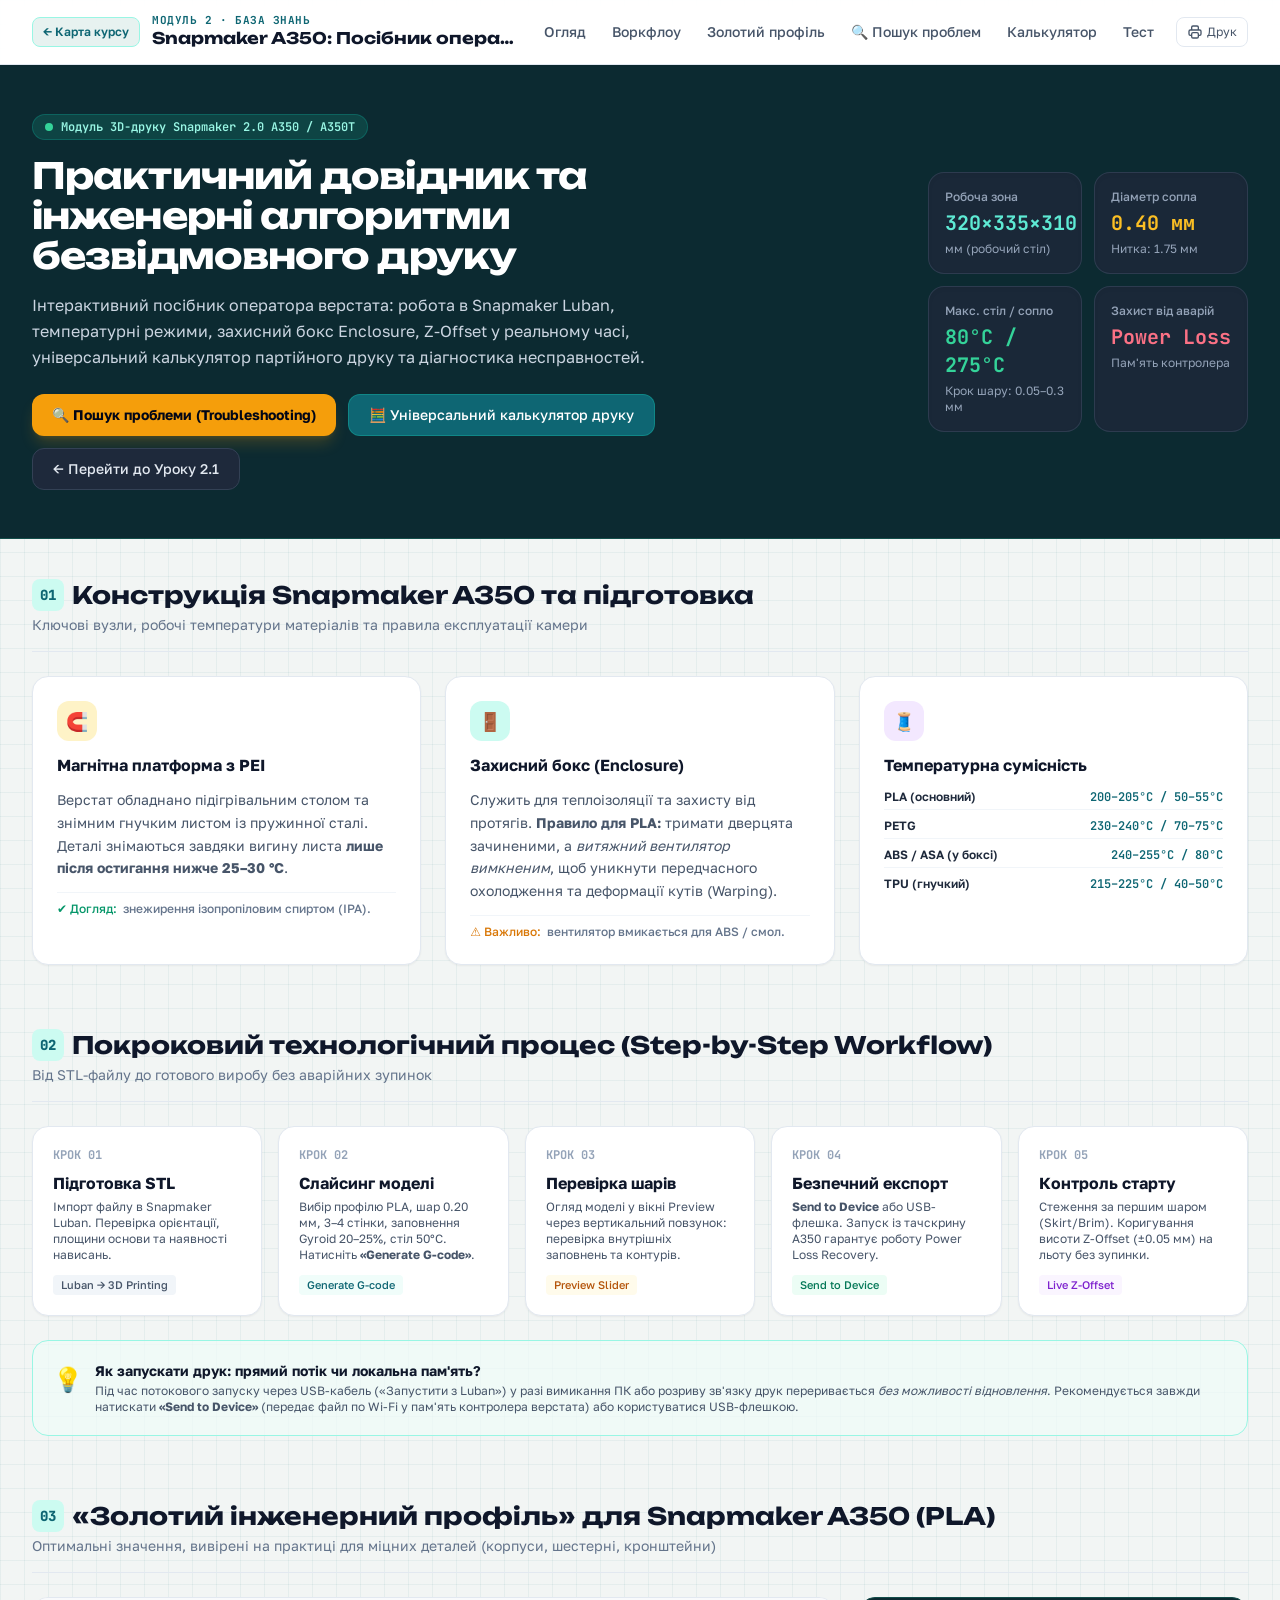
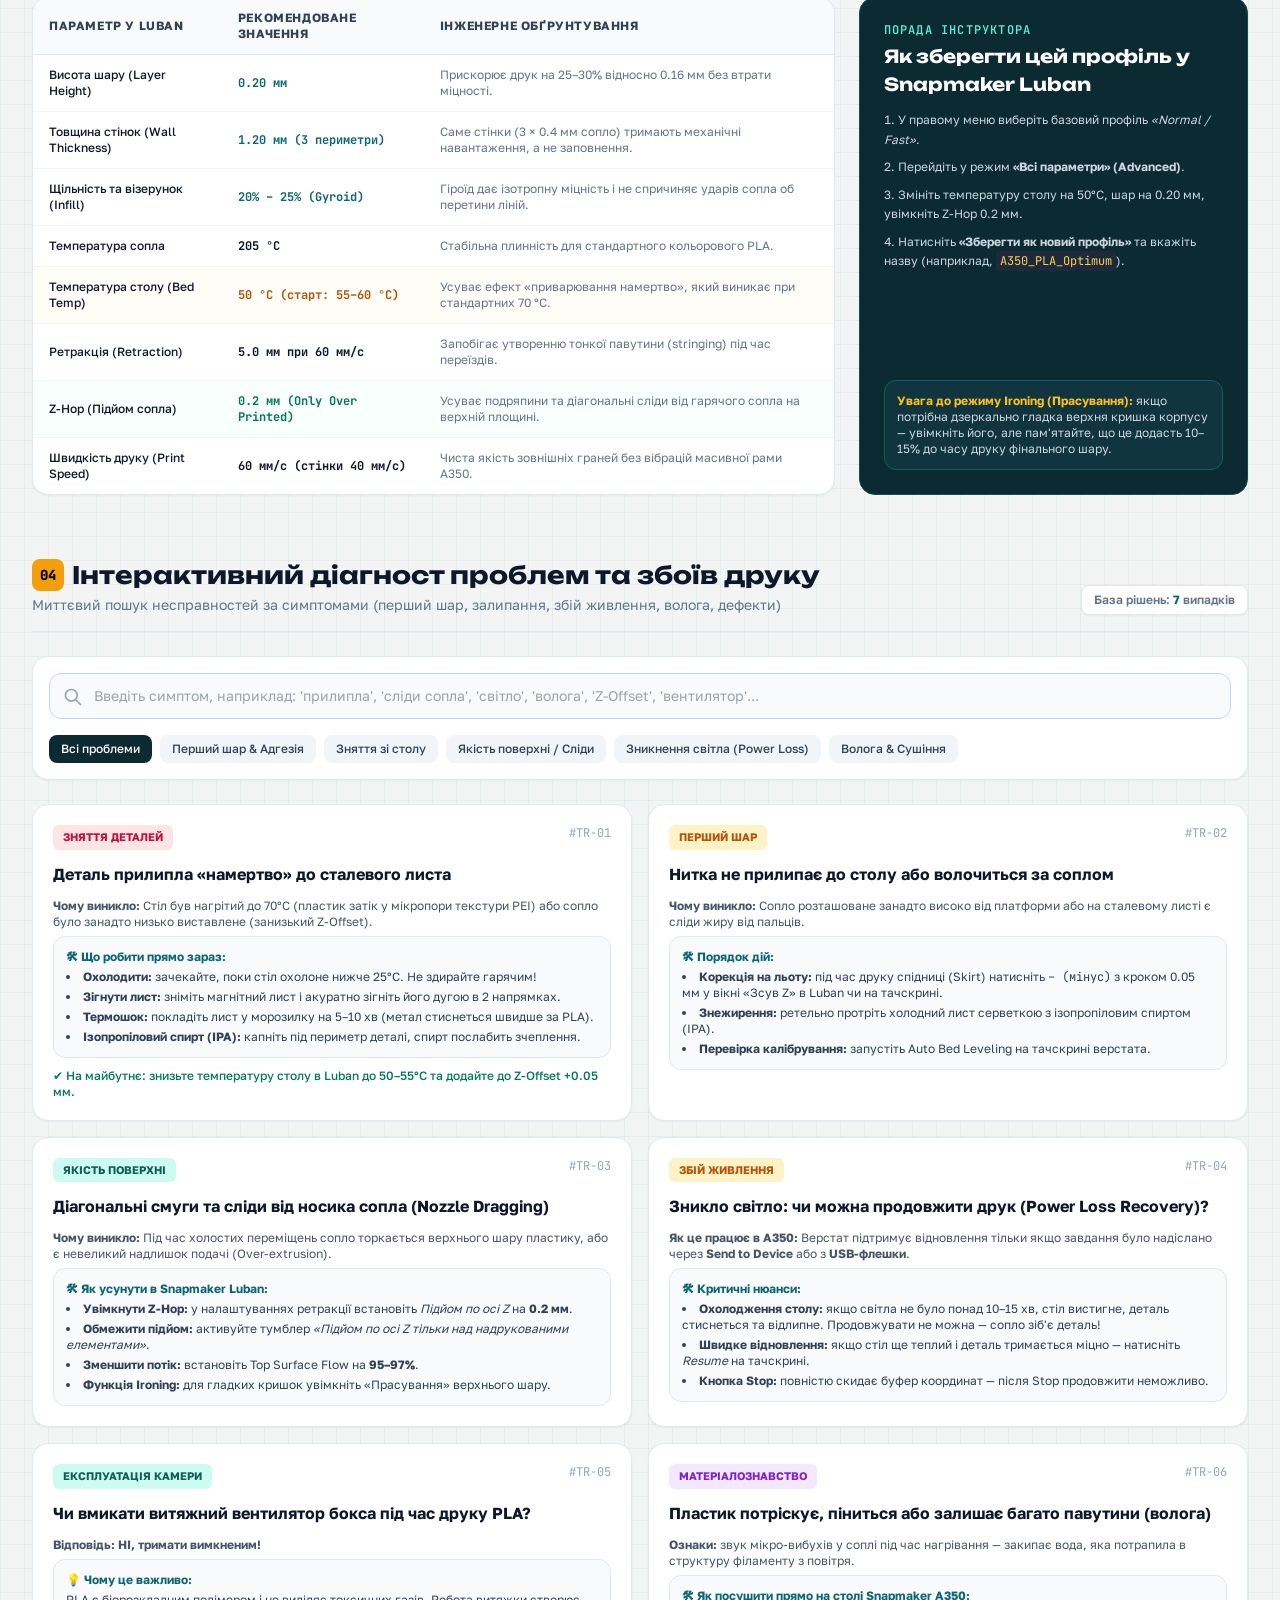
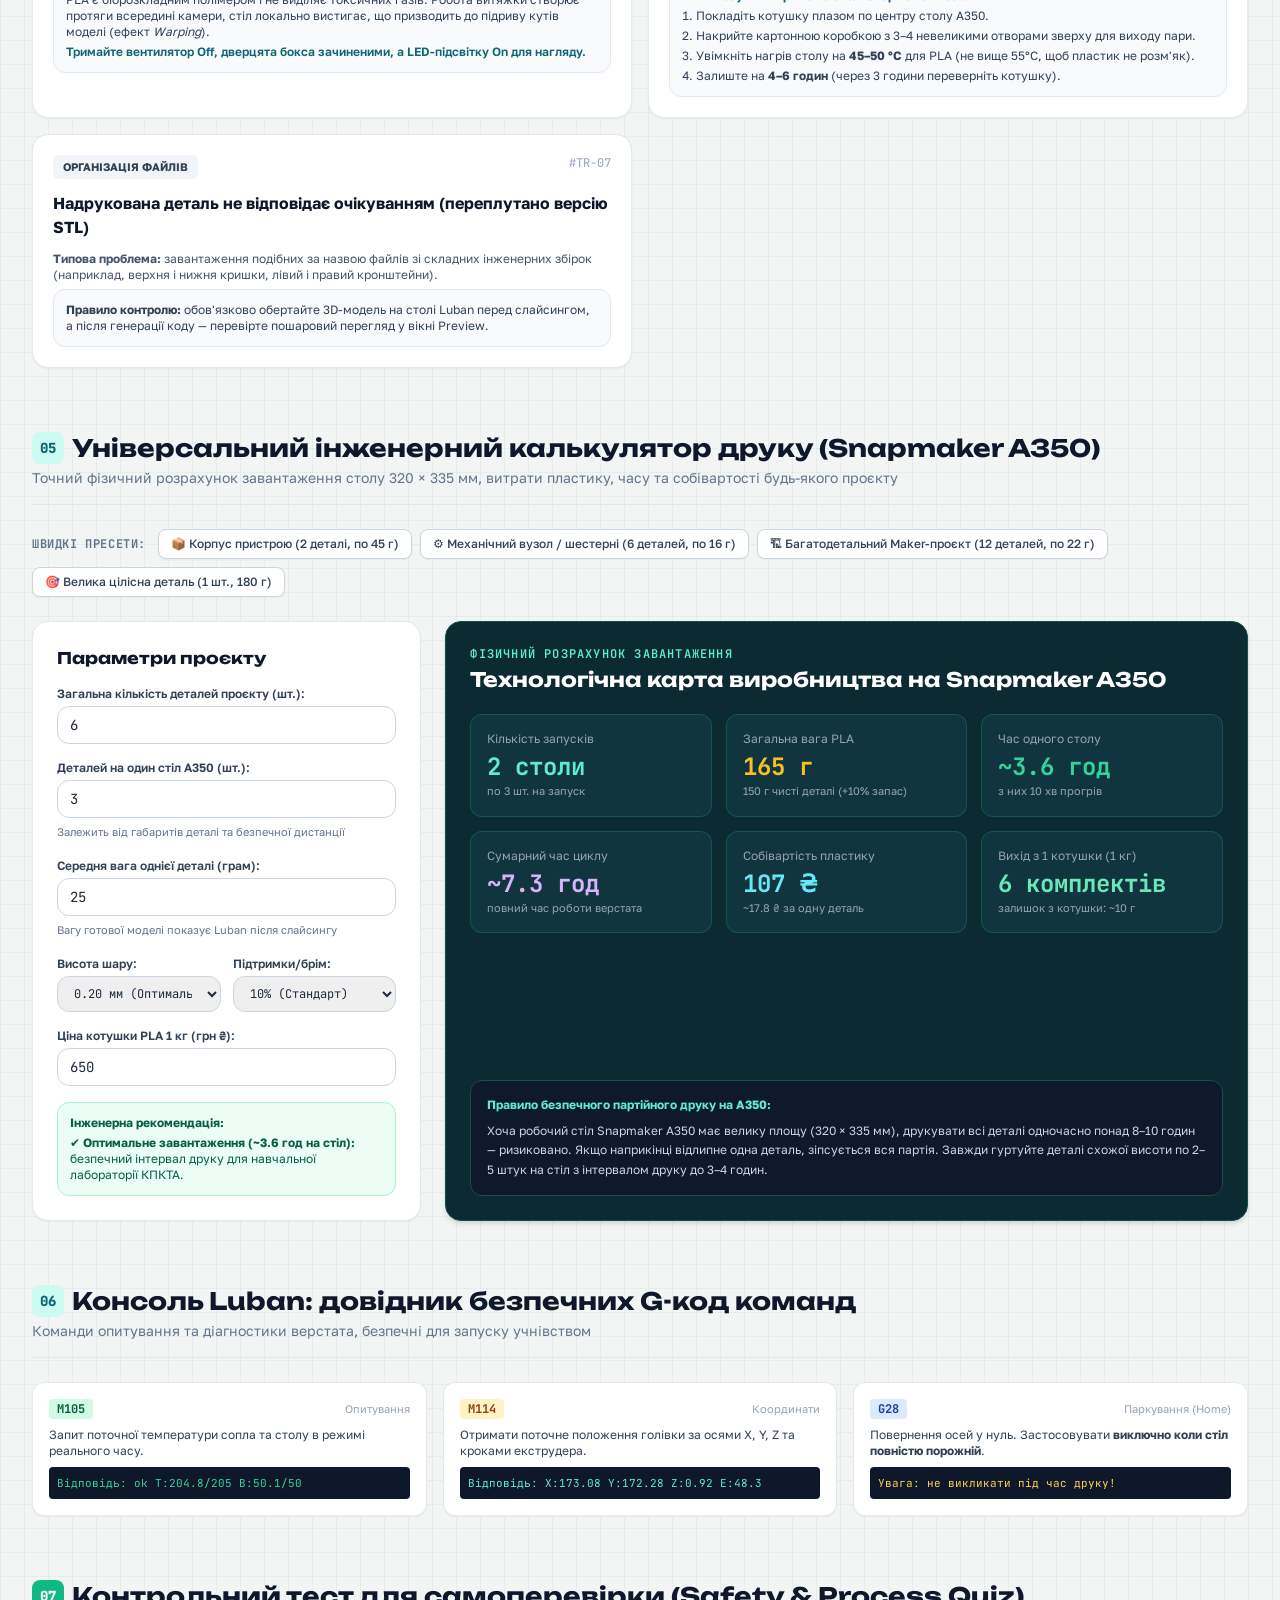
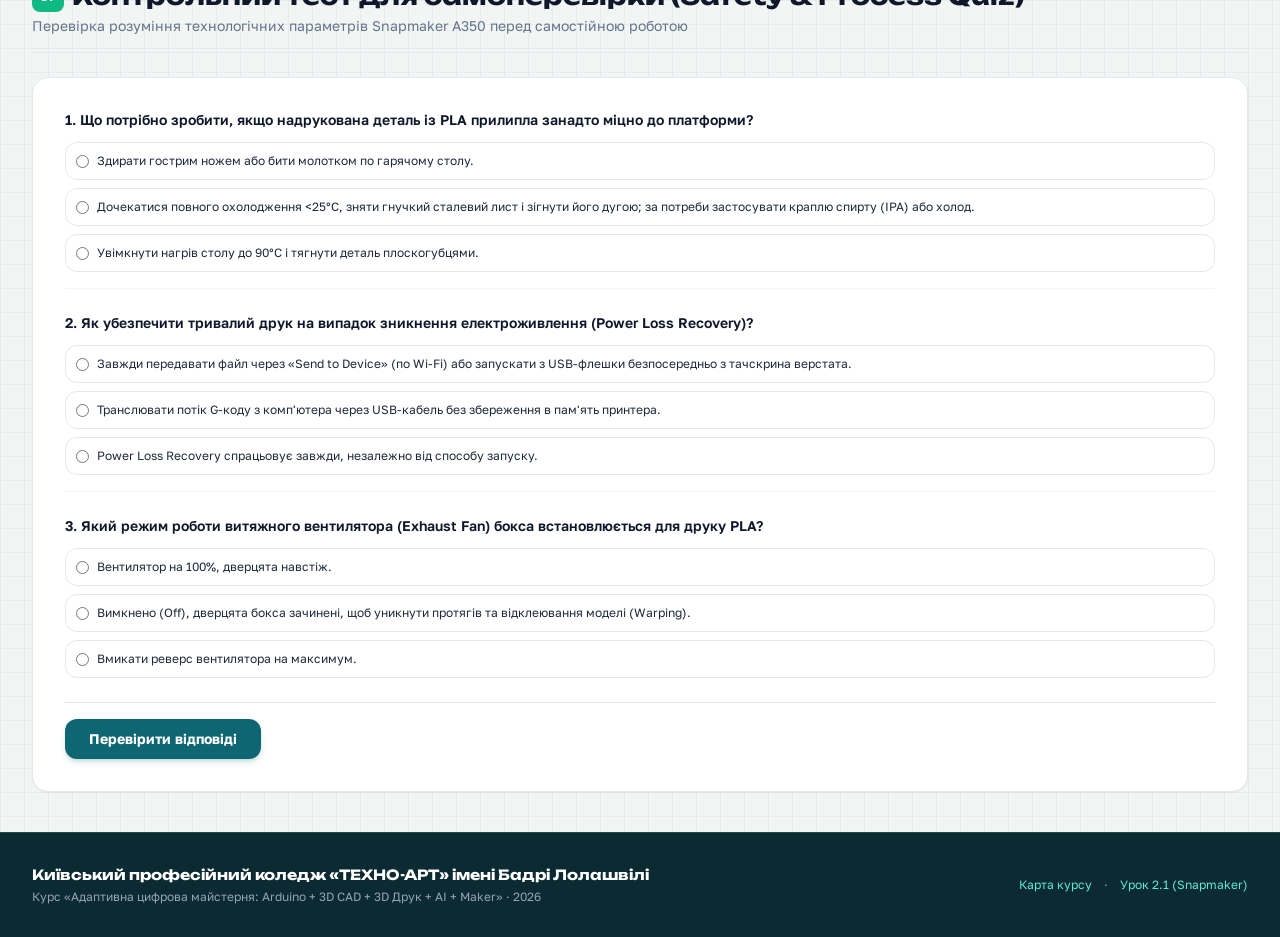
<file: modules/02-3d-printing/guide-a350.html>
<!DOCTYPE html>
<html lang="uk" class="scroll-smooth">
<head>
  <meta charset="UTF-8">
  <meta name="viewport" content="width=device-width, initial-scale=1.0">
  <title>Інтерактивний посібник оператора Snapmaker 2.0 A350 · База знань КПКТА</title>
  <!-- Локальні стилі без зовнішнього CDN (автономна робота у лабораторії) -->
  <link rel="stylesheet" href="../../assets/guide-a350.css">
  <!-- Google Fonts: Unbounded, Golos Text, JetBrains Mono -->
  <link rel="preconnect" href="https://fonts.googleapis.com">
  <link rel="preconnect" href="https://fonts.gstatic.com" crossorigin>
  <link href="https://fonts.googleapis.com/css2?family=Unbounded:wght@500;700&family=Golos+Text:wght@400;500;600;700&family=JetBrains+Mono:wght@400;600&display=swap" rel="stylesheet">
  <style>
    body {
      background-color: #F2F5F4;
      background-image:
        linear-gradient(rgba(14, 102, 115, 0.06) 1px, transparent 1px),
        linear-gradient(90deg, rgba(14, 102, 115, 0.06) 1px, transparent 1px);
      background-size: 24px 24px;
    }
    ::-webkit-scrollbar { width: 8px; height: 8px; }
    ::-webkit-scrollbar-track { background: #f1f5f9; }
    ::-webkit-scrollbar-thumb { background: #cbd5e1; border-radius: 4px; }
    ::-webkit-scrollbar-thumb:hover { background: #94a3b8; }
    .badge-tag { transition: all 0.2s ease; }
    .whitespace-nowrap { white-space: nowrap !important; }
    .truncate { overflow: hidden; text-overflow: ellipsis; white-space: nowrap; }
    .shrink-0 { flex-shrink: 0 !important; }
    .min-w-0 { min-width: 0 !important; }
    .no-scrollbar::-webkit-scrollbar { display: none; }
    .no-scrollbar { -ms-overflow-style: none; scrollbar-width: none; }
    .desktop-nav { display: none; }
    .mobile-subnav { display: flex; }
    @media (min-width: 1120px) {
      .desktop-nav { display: flex !important; }
      .mobile-subnav { display: none !important; }
    }
  </style>
</head>
<body class="text-slate-800 font-sans antialiased min-h-screen flex flex-col">

  <!-- Навігаційна панель -->
  <header class="sticky top-0 z-50 bg-white/95 backdrop-blur border-b border-slate-200 shadow-sm">
    <div class="max-w-7xl mx-auto px-4 sm:px-6 lg:px-8">
      <div class="flex items-center justify-between h-14 sm:h-16 gap-3">
        <!-- Ліва частина: кнопка повернення та заголовок -->
        <div class="flex items-center gap-2 sm:gap-3 min-w-0 shrink">
          <a href="../../index.html" class="inline-flex items-center gap-1.5 text-xs font-semibold text-pcb hover:text-pcb-deep transition bg-pcb-light px-2.5 py-1.5 rounded-lg border border-teal-200 shrink-0 whitespace-nowrap">
            ← Карта курсу
          </a>
          <div class="min-w-0">
            <div class="text-[10px] sm:text-[11px] uppercase tracking-wider font-bold text-pcb font-mono leading-none whitespace-nowrap hidden sm:block">Модуль 2 · База знань</div>
            <h1 class="text-xs sm:text-sm md:text-base font-bold text-slate-900 leading-tight font-display whitespace-nowrap truncate">
              Snapmaker A350: Посібник оператора
            </h1>
          </div>
        </div>

        <!-- Центральна частина: тільки для великих екранів (>= 1120px) -->
        <nav class="desktop-nav items-center space-x-1 lg:space-x-1.5 text-xs lg:text-sm font-medium shrink-0">
          <a href="#overview" class="nav-link px-2.5 py-1.5 rounded-lg text-slate-600 hover:text-pcb hover:bg-slate-100 transition whitespace-nowrap">Огляд</a>
          <a href="#workflow" class="nav-link px-2.5 py-1.5 rounded-lg text-slate-600 hover:text-pcb hover:bg-slate-100 transition whitespace-nowrap">Воркфлоу</a>
          <a href="#profile" class="nav-link px-2.5 py-1.5 rounded-lg text-slate-600 hover:text-pcb hover:bg-slate-100 transition whitespace-nowrap">Золотий профіль</a>
          <a href="#troubleshooting" class="nav-link px-2.5 py-1.5 rounded-lg text-slate-600 hover:text-pcb hover:bg-slate-100 transition flex items-center gap-1 whitespace-nowrap">
            🔍 Пошук проблем
          </a>
          <a href="#calculator" class="nav-link px-2.5 py-1.5 rounded-lg text-slate-600 hover:text-pcb hover:bg-slate-100 transition whitespace-nowrap">Калькулятор</a>
          <a href="#quiz" class="nav-link px-2.5 py-1.5 rounded-lg text-slate-600 hover:text-pcb hover:bg-slate-100 transition whitespace-nowrap">Тест</a>
        </nav>

        <!-- Права частина: кнопки дій -->
        <div class="flex items-center space-x-2 shrink-0">
          <button onclick="window.print()" title="Роздрукувати конспект" class="p-1.5 sm:px-2.5 sm:py-1.5 rounded-lg border border-slate-200 text-slate-600 hover:bg-slate-100 transition text-xs flex items-center gap-1 whitespace-nowrap">
            <svg class="w-4 h-4" fill="none" stroke="currentColor" viewBox="0 0 24 24"><path stroke-linecap="round" stroke-linejoin="round" stroke-width="2" d="M17 17h2a2 2 0 002-2v-4a2 2 0 00-2-2H5a2 2 0 00-2 2v4a2 2 0 002 2h2m2 4h6a2 2 0 002-2v-4a2 2 0 00-2-2H9a2 2 0 00-2 2v4a2 2 0 002 2zm8-12V5a2 2 0 00-2-2H9a2 2 0 00-2 2v4h10z"></path></svg>
            <span class="hidden sm:inline">Друк</span>
          </button>
        </div>
      </div>
    </div>

    <!-- Адаптивна горизонтальна смуга навігації (< 1120px) -->
    <div class="mobile-subnav border-t border-slate-200/80 bg-slate-50/95 backdrop-blur px-3 py-1.5 overflow-x-auto no-scrollbar">
      <nav class="flex items-center gap-1 text-xs font-medium min-w-max mx-auto">
        <a href="#overview" class="nav-link px-2.5 py-1 rounded-md text-slate-600 hover:text-pcb hover:bg-white transition whitespace-nowrap">Огляд</a>
        <a href="#workflow" class="nav-link px-2.5 py-1 rounded-md text-slate-600 hover:text-pcb hover:bg-white transition whitespace-nowrap">Воркфлоу</a>
        <a href="#profile" class="nav-link px-2.5 py-1 rounded-md text-slate-600 hover:text-pcb hover:bg-white transition whitespace-nowrap">Золотий профіль</a>
        <a href="#troubleshooting" class="nav-link px-2.5 py-1 rounded-md text-slate-600 hover:text-pcb hover:bg-white transition whitespace-nowrap">🔍 Пошук проблем</a>
        <a href="#calculator" class="nav-link px-2.5 py-1 rounded-md text-slate-600 hover:text-pcb hover:bg-white transition whitespace-nowrap">Калькулятор</a>
        <a href="#quiz" class="nav-link px-2.5 py-1 rounded-md text-slate-600 hover:text-pcb hover:bg-white transition whitespace-nowrap">Тест</a>
      </nav>
    </div>
  </header>

  <!-- Hero-блок -->
  <section class="bg-pcb-deep text-white py-12 px-4 sm:px-6 lg:px-8 border-b border-teal-900">
    <div class="max-w-7xl mx-auto flex flex-col lg:flex-row items-center justify-between gap-8">
      <div class="space-y-4 max-w-2xl">
        <div class="inline-flex items-center gap-2 px-3 py-1 rounded-full bg-teal-800/50 text-teal-200 border border-teal-600/40 text-xs font-semibold font-mono">
          <span class="w-2 h-2 rounded-full bg-emerald-400 animate-pulse"></span>
          Модуль 3D-друку Snapmaker 2.0 A350 / A350T
        </div>
        <h2 class="text-2xl sm:text-4xl font-bold tracking-tight leading-tight font-display">
          Практичний довідник та інженерні алгоритми безвідмовного друку
        </h2>
        <p class="text-slate-300 text-base leading-relaxed">
          Інтерактивний посібник оператора верстата: робота в Snapmaker Luban, температурні режими, захисний бокс Enclosure, Z-Offset у реальному часі, універсальний калькулятор партійного друку та діагностика несправностей.
        </p>
        <div class="flex flex-wrap gap-3 pt-2">
          <a href="#troubleshooting" class="inline-flex items-center px-5 py-2.5 rounded-xl bg-amber-500 hover:bg-amber-600 text-slate-950 font-bold transition shadow-lg shadow-amber-500/20 text-sm">
            🔍 Пошук проблеми (Troubleshooting)
          </a>
          <a href="#calculator" class="inline-flex items-center px-5 py-2.5 rounded-xl bg-pcb hover:bg-pcb-hover text-white font-medium transition border border-teal-500/40 text-sm">
            🧮 Універсальний калькулятор друку
          </a>
          <a href="lesson-01.html" class="inline-flex items-center px-5 py-2.5 rounded-xl bg-slate-800 hover:bg-slate-700 text-slate-200 font-medium transition border border-slate-700 text-sm">
            ← Перейти до Уроку 2.1
          </a>
        </div>
      </div>

      <!-- Швидкі індикатори A350 -->
      <div class="grid grid-cols-2 gap-3 w-full lg:w-80">
        <div class="bg-slate-800/80 p-4 rounded-2xl border border-slate-700/80 shadow-inner">
          <div class="text-xs text-slate-400 font-medium">Робоча зона</div>
          <div class="text-xl font-bold text-teal-300 font-mono mt-1">320×335×310</div>
          <div class="text-xs text-slate-400 mt-1">мм (робочий стіл)</div>
        </div>
        <div class="bg-slate-800/80 p-4 rounded-2xl border border-slate-700/80 shadow-inner">
          <div class="text-xs text-slate-400 font-medium">Діаметр сопла</div>
          <div class="text-xl font-bold text-amber-400 font-mono mt-1">0.40 мм</div>
          <div class="text-xs text-slate-400 mt-1">Нитка: 1.75 мм</div>
        </div>
        <div class="bg-slate-800/80 p-4 rounded-2xl border border-slate-700/80 shadow-inner">
          <div class="text-xs text-slate-400 font-medium">Макс. стіл / сопло</div>
          <div class="text-xl font-bold text-emerald-400 font-mono mt-1">80°C / 275°C</div>
          <div class="text-xs text-slate-400 mt-1">Крок шару: 0.05–0.3 мм</div>
        </div>
        <div class="bg-slate-800/80 p-4 rounded-2xl border border-slate-700/80 shadow-inner">
          <div class="text-xs text-slate-400 font-medium">Захист від аварій</div>
          <div class="text-xl font-bold text-rose-400 font-mono mt-1">Power Loss</div>
          <div class="text-xs text-slate-400 mt-1">Пам'ять контролера</div>
        </div>
      </div>
    </div>
  </section>

  <!-- Головний контент -->
  <main class="max-w-7xl mx-auto px-4 sm:px-6 lg:px-8 py-10 space-y-16 flex-1">

    <!-- РОЗДІЛ 1: Огляд та безпека -->
    <section id="overview" class="space-y-6 scroll-mt-20 sm:scroll-mt-24">
      <div class="border-b border-slate-200 pb-4">
        <h3 class="text-xl sm:text-2xl font-bold text-slate-900 flex items-center gap-2 font-display">
          <span class="w-8 h-8 rounded-lg bg-teal-100 text-pcb flex items-center justify-center text-sm font-extrabold font-mono">01</span>
          Конструкція Snapmaker A350 та підготовка
        </h3>
        <p class="text-sm text-slate-500 mt-1">Ключові вузли, робочі температури матеріалів та правила експлуатації камери</p>
      </div>

      <div class="grid grid-cols-1 md:grid-cols-3 gap-6">
        <!-- Картка 1: Робочий стіл -->
        <div class="bg-white p-6 rounded-2xl border border-slate-200 shadow-sm space-y-3">
          <div class="w-10 h-10 rounded-xl bg-amber-100 text-amber-700 flex items-center justify-center font-bold text-lg">
            🧲
          </div>
          <h4 class="font-bold text-slate-900 text-base">Магнітна платформа з PEI</h4>
          <p class="text-sm text-slate-600 leading-relaxed">
            Верстат обладнано підігрівальним столом та знімним гнучким листом із пружинної сталі. Деталі знімаються завдяки вигину листа <strong>лише після остигання нижче 25–30 °C</strong>.
          </p>
          <div class="pt-2 border-t border-slate-100 text-xs text-slate-500 flex items-center gap-1.5 font-medium">
            <span class="text-emerald-600">✔ Догляд:</span> знежирення ізопропіловим спиртом (IPA).
          </div>
        </div>

        <!-- Картка 2: Захисний бокс -->
        <div class="bg-white p-6 rounded-2xl border border-slate-200 shadow-sm space-y-3">
          <div class="w-10 h-10 rounded-xl bg-teal-100 text-teal-800 flex items-center justify-center font-bold text-lg">
            🚪
          </div>
          <h4 class="font-bold text-slate-900 text-base">Захисний бокс (Enclosure)</h4>
          <p class="text-sm text-slate-600 leading-relaxed">
            Служить для теплоізоляції та захисту від протягів. <strong>Правило для PLA:</strong> тримати дверцята зачиненими, а <em>витяжний вентилятор вимкненим</em>, щоб уникнути передчасного охолодження та деформації кутів (Warping).
          </p>
          <div class="pt-2 border-t border-slate-100 text-xs text-slate-500 flex items-center gap-1.5 font-medium">
            <span class="text-amber-600">⚠ Важливо:</span> вентилятор вмикається для ABS / смол.
          </div>
        </div>

        <!-- Картка 3: Матеріали -->
        <div class="bg-white p-6 rounded-2xl border border-slate-200 shadow-sm space-y-3">
          <div class="w-10 h-10 rounded-xl bg-purple-100 text-purple-700 flex items-center justify-center font-bold text-lg">
            🧵
          </div>
          <h4 class="font-bold text-slate-900 text-base">Температурна сумісність</h4>
          <ul class="text-xs text-slate-600 space-y-2">
            <li class="flex justify-between items-center pb-1 border-b border-slate-100">
              <span class="font-semibold text-slate-800">PLA (основний)</span>
              <span class="font-mono text-pcb font-semibold">200–205°C / 50–55°C</span>
            </li>
            <li class="flex justify-between items-center pb-1 border-b border-slate-100">
              <span class="font-semibold text-slate-800">PETG</span>
              <span class="font-mono text-pcb font-semibold">230–240°C / 70–75°C</span>
            </li>
            <li class="flex justify-between items-center pb-1 border-b border-slate-100">
              <span class="font-semibold text-slate-800">ABS / ASA (у боксі)</span>
              <span class="font-mono text-pcb font-semibold">240–255°C / 80°C</span>
            </li>
            <li class="flex justify-between items-center">
              <span class="font-semibold text-slate-800">TPU (гнучкий)</span>
              <span class="font-mono text-pcb font-semibold">215–225°C / 40–50°C</span>
            </li>
          </ul>
        </div>
      </div>
    </section>

    <!-- РОЗДІЛ 2: Воркфлоу -->
    <section id="workflow" class="space-y-6 scroll-mt-20 sm:scroll-mt-24">
      <div class="border-b border-slate-200 pb-4">
        <h3 class="text-xl sm:text-2xl font-bold text-slate-900 flex items-center gap-2 font-display">
          <span class="w-8 h-8 rounded-lg bg-teal-100 text-pcb flex items-center justify-center text-sm font-extrabold font-mono">02</span>
          Покроковий технологічний процес (Step-by-Step Workflow)
        </h3>
        <p class="text-sm text-slate-500 mt-1">Від STL-файлу до готового виробу без аварійних зупинок</p>
      </div>

      <div class="grid grid-cols-1 md:grid-cols-5 gap-4">
        <div class="bg-white p-5 rounded-2xl border border-slate-200 shadow-sm relative group hover:border-pcb transition">
          <div class="text-xs font-mono font-bold text-slate-400 mb-2">КРОК 01</div>
          <h5 class="font-bold text-slate-900 mb-1">Підготовка STL</h5>
          <p class="text-xs text-slate-600">Імпорт файлу в Snapmaker Luban. Перевірка орієнтації, площини основи та наявності нависань.</p>
          <span class="inline-block mt-3 px-2 py-0.5 rounded text-[11px] bg-slate-100 text-slate-600 font-medium">Luban → 3D Printing</span>
        </div>

        <div class="bg-white p-5 rounded-2xl border border-slate-200 shadow-sm relative group hover:border-pcb transition">
          <div class="text-xs font-mono font-bold text-slate-400 mb-2">КРОК 02</div>
          <h5 class="font-bold text-slate-900 mb-1">Слайсинг моделі</h5>
          <p class="text-xs text-slate-600">Вибір профілю PLA, шар 0.20 мм, 3–4 стінки, заповнення Gyroid 20–25%, стіл 50°C. Натисніть <strong>«Generate G-code»</strong>.</p>
          <span class="inline-block mt-3 px-2 py-0.5 rounded text-[11px] bg-teal-50 text-pcb font-medium">Generate G-code</span>
        </div>

        <div class="bg-white p-5 rounded-2xl border border-slate-200 shadow-sm relative group hover:border-pcb transition">
          <div class="text-xs font-mono font-bold text-slate-400 mb-2">КРОК 03</div>
          <h5 class="font-bold text-slate-900 mb-1">Перевірка шарів</h5>
          <p class="text-xs text-slate-600">Огляд моделі у вікні Preview через вертикальний повзунок: перевірка внутрішніх заповнень та контурів.</p>
          <span class="inline-block mt-3 px-2 py-0.5 rounded text-[11px] bg-amber-50 text-amber-700 font-medium">Preview Slider</span>
        </div>

        <div class="bg-white p-5 rounded-2xl border border-slate-200 shadow-sm relative group hover:border-pcb transition">
          <div class="text-xs font-mono font-bold text-slate-400 mb-2">КРОК 04</div>
          <h5 class="font-bold text-slate-900 mb-1">Безпечний експорт</h5>
          <p class="text-xs text-slate-600"><strong>Send to Device</strong> або USB-флешка. Запуск із тачскрину A350 гарантує роботу Power Loss Recovery.</p>
          <span class="inline-block mt-3 px-2 py-0.5 rounded text-[11px] bg-emerald-50 text-emerald-700 font-medium">Send to Device</span>
        </div>

        <div class="bg-white p-5 rounded-2xl border border-slate-200 shadow-sm relative group hover:border-pcb transition">
          <div class="text-xs font-mono font-bold text-slate-400 mb-2">КРОК 05</div>
          <h5 class="font-bold text-slate-900 mb-1">Контроль старту</h5>
          <p class="text-xs text-slate-600">Стеження за першим шаром (Skirt/Brim). Коригування висоти Z-Offset (±0.05 мм) на льоту без зупинки.</p>
          <span class="inline-block mt-3 px-2 py-0.5 rounded text-[11px] bg-purple-50 text-purple-700 font-medium">Live Z-Offset</span>
        </div>
      </div>

      <div class="bg-teal-50/70 rounded-2xl p-5 border border-teal-200 flex flex-col md:flex-row items-start md:items-center justify-between gap-4">
        <div class="flex items-start gap-3">
          <div class="text-2xl mt-0.5">💡</div>
          <div>
            <h6 class="font-bold text-slate-900 text-sm">Як запускати друк: прямий потік чи локальна пам'ять?</h6>
            <p class="text-xs text-slate-600 mt-0.5">
              Під час потокового запуску через USB-кабель («Запустити з Luban») у разі вимикання ПК або розриву зв'язку друк переривається <em>без можливості відновлення</em>. Рекомендується завжди натискати <strong>«Send to Device»</strong> (передає файл по Wi-Fi у пам'ять контролера верстата) або користуватися USB-флешкою.
            </p>
          </div>
        </div>
      </div>
    </section>

    <!-- РОЗДІЛ 3: Золотий профіль друку PLA -->
    <section id="profile" class="space-y-6 scroll-mt-20 sm:scroll-mt-24">
      <div class="border-b border-slate-200 pb-4">
        <h3 class="text-xl sm:text-2xl font-bold text-slate-900 flex items-center gap-2 font-display">
          <span class="w-8 h-8 rounded-lg bg-teal-100 text-pcb flex items-center justify-center text-sm font-extrabold font-mono">03</span>
          «Золотий інженерний профіль» для Snapmaker A350 (PLA)
        </h3>
        <p class="text-sm text-slate-500 mt-1">Оптимальні значення, вивірені на практиці для міцних деталей (корпуси, шестерні, кронштейни)</p>
      </div>

      <div class="grid grid-cols-1 lg:grid-cols-3 gap-6">
        <div class="lg:col-span-2 bg-white rounded-2xl border border-slate-200 shadow-sm overflow-hidden">
          <table class="w-full text-left text-sm">
            <thead class="bg-slate-50 text-slate-700 font-semibold text-xs uppercase tracking-wider border-b border-slate-200">
              <tr>
                <th class="py-3 px-4">Параметр у Luban</th>
                <th class="py-3 px-4">Рекомендоване значення</th>
                <th class="py-3 px-4 hidden sm:table-cell">Інженерне обґрунтування</th>
              </tr>
            </thead>
            <tbody class="divide-y divide-slate-100 font-mono text-xs">
              <tr class="hover:bg-slate-50/50">
                <td class="py-3 px-4 font-sans font-medium text-slate-900">Висота шару (Layer Height)</td>
                <td class="py-3 px-4 text-pcb font-bold">0.20 мм</td>
                <td class="py-3 px-4 text-slate-500 font-sans hidden sm:table-cell">Прискорює друк на 25–30% відносно 0.16 мм без втрати міцності.</td>
              </tr>
              <tr class="hover:bg-slate-50/50">
                <td class="py-3 px-4 font-sans font-medium text-slate-900">Товщина стінок (Wall Thickness)</td>
                <td class="py-3 px-4 text-pcb font-bold">1.20 мм (3 периметри)</td>
                <td class="py-3 px-4 text-slate-500 font-sans hidden sm:table-cell">Саме стінки (3 × 0.4 мм сопло) тримають механічні навантаження, а не заповнення.</td>
              </tr>
              <tr class="hover:bg-slate-50/50">
                <td class="py-3 px-4 font-sans font-medium text-slate-900">Щільність та візерунок (Infill)</td>
                <td class="py-3 px-4 text-pcb font-bold">20% – 25% (Gyroid)</td>
                <td class="py-3 px-4 text-slate-500 font-sans hidden sm:table-cell">Гіроїд дає ізотропну міцність і не спричиняє ударів сопла об перетини ліній.</td>
              </tr>
              <tr class="hover:bg-slate-50/50">
                <td class="py-3 px-4 font-sans font-medium text-slate-900">Температура сопла</td>
                <td class="py-3 px-4 text-slate-900 font-bold">205 °C</td>
                <td class="py-3 px-4 text-slate-500 font-sans hidden sm:table-cell">Стабільна плинність для стандартного кольорового PLA.</td>
              </tr>
              <tr class="hover:bg-slate-50/50 bg-amber-50/40">
                <td class="py-3 px-4 font-sans font-medium text-slate-900">Температура столу (Bed Temp)</td>
                <td class="py-3 px-4 text-amber-700 font-bold">50 °C (старт: 55–60 °C)</td>
                <td class="py-3 px-4 text-slate-500 font-sans hidden sm:table-cell">Усуває ефект «приварювання намертво», який виникає при стандартних 70 °C.</td>
              </tr>
              <tr class="hover:bg-slate-50/50">
                <td class="py-3 px-4 font-sans font-medium text-slate-900">Ретракція (Retraction)</td>
                <td class="py-3 px-4 text-slate-900 font-bold">5.0 мм при 60 мм/с</td>
                <td class="py-3 px-4 text-slate-500 font-sans hidden sm:table-cell">Запобігає утворенню тонкої павутини (stringing) під час переїздів.</td>
              </tr>
              <tr class="hover:bg-slate-50/50 bg-emerald-50/30">
                <td class="py-3 px-4 font-sans font-medium text-slate-900">Z-Hop (Підйом сопла)</td>
                <td class="py-3 px-4 text-emerald-700 font-bold">0.2 мм (Only Over Printed)</td>
                <td class="py-3 px-4 text-slate-500 font-sans hidden sm:table-cell">Усуває подряпини та діагональні сліди від гарячого сопла на верхній площині.</td>
              </tr>
              <tr class="hover:bg-slate-50/50">
                <td class="py-3 px-4 font-sans font-medium text-slate-900">Швидкість друку (Print Speed)</td>
                <td class="py-3 px-4 text-slate-900 font-bold">60 мм/с (стінки 40 мм/с)</td>
                <td class="py-3 px-4 text-slate-500 font-sans hidden sm:table-cell">Чиста якість зовнішніх граней без вібрацій масивної рами A350.</td>
              </tr>
            </tbody>
          </table>
        </div>

        <div class="bg-pcb-deep text-white p-6 rounded-2xl border border-teal-900 flex flex-col justify-between space-y-4">
          <div>
            <div class="text-xs font-mono text-teal-300 uppercase tracking-widest font-semibold">Порада інструктора</div>
            <h4 class="text-lg font-bold mt-1 text-white font-display">Як зберегти цей профіль у Snapmaker Luban</h4>
            <ol class="text-xs text-slate-300 mt-3 space-y-2 list-decimal list-inside leading-relaxed">
              <li>У правому меню виберіть базовий профіль <em>«Normal / Fast»</em>.</li>
              <li>Перейдіть у режим <strong>«Всі параметри» (Advanced)</strong>.</li>
              <li>Змініть температуру столу на 50°C, шар на 0.20 мм, увімкніть Z-Hop 0.2 мм.</li>
              <li>Натисніть <strong>«Зберегти як новий профіль»</strong> та вкажіть назву (наприклад, <code class="bg-slate-800 px-1 py-0.5 rounded text-amber-300">A350_PLA_Optimum</code>).</li>
            </ol>
          </div>

          <div class="p-3 bg-pcb-panel rounded-xl border border-teal-800 text-xs text-slate-300">
            <span class="text-amber-400 font-bold">Увага до режиму Ironing (Прасування):</span> якщо потрібна дзеркально гладка верхня кришка корпусу — увімкніть його, але пам'ятайте, що це додасть 10–15% до часу друку фінального шару.
          </div>
        </div>
      </div>
    </section>

    <!-- РОЗДІЛ 4: Пошук проблем (Troubleshooting Engine) -->
    <section id="troubleshooting" class="space-y-6 scroll-mt-20 sm:scroll-mt-24">
      <div class="border-b border-slate-200 pb-4 flex flex-col md:flex-row md:items-end justify-between gap-4">
        <div>
          <h3 class="text-xl sm:text-2xl font-bold text-slate-900 flex items-center gap-2 font-display">
            <span class="w-8 h-8 rounded-lg bg-amber-500 text-slate-950 flex items-center justify-center text-sm font-extrabold font-mono">04</span>
            Інтерактивний діагност проблем та збоїв друку
          </h3>
          <p class="text-sm text-slate-500 mt-1">Миттєвий пошук несправностей за симптомами (перший шар, залипання, збій живлення, волога, дефекти)</p>
        </div>
        <div class="text-xs font-semibold text-slate-500 bg-white border border-slate-200 px-3 py-1.5 rounded-lg shadow-sm">
          База рішень: <span id="items-count" class="text-pcb font-bold">7</span> випадків
        </div>
      </div>

      <!-- Пошуковий рядок та фільтри -->
      <div class="bg-white p-4 rounded-2xl border border-slate-200 shadow-sm space-y-3">
        <div class="relative">
          <input
            type="text"
            id="troubleSearch"
            placeholder="Введіть симптом, наприклад: 'прилипла', 'сліди сопла', 'світло', 'волога', 'Z-Offset', 'вентилятор'..."
            class="w-full pl-11 pr-4 py-3 rounded-xl border border-slate-300 bg-slate-50 focus:bg-white focus:outline-none focus:ring-2 focus:ring-pcb focus:border-transparent text-sm transition"
            oninput="filterTroubles()"
          >
          <svg class="w-5 h-5 text-slate-400 absolute left-3.5 top-3.5" fill="none" stroke="currentColor" viewBox="0 0 24 24"><path stroke-linecap="round" stroke-linejoin="round" stroke-width="2" d="M21 21l-6-6m2-5a7 7 0 11-14 0 7 7 0 0114 0z"></path></svg>
        </div>

        <div class="flex flex-wrap gap-2 pt-1 text-xs" id="categoryButtons">
          <button onclick="setFilter('all', this)" class="badge-tag px-3 py-1.5 rounded-lg bg-pcb-deep text-white font-medium">Всі проблеми</button>
          <button onclick="setFilter('first-layer', this)" class="badge-tag px-3 py-1.5 rounded-lg bg-slate-100 text-slate-700 hover:bg-slate-200 font-medium">Перший шар & Адгезія</button>
          <button onclick="setFilter('removal', this)" class="badge-tag px-3 py-1.5 rounded-lg bg-slate-100 text-slate-700 hover:bg-slate-200 font-medium">Зняття зі столу</button>
          <button onclick="setFilter('surface', this)" class="badge-tag px-3 py-1.5 rounded-lg bg-slate-100 text-slate-700 hover:bg-slate-200 font-medium">Якість поверхні / Сліди</button>
          <button onclick="setFilter('power', this)" class="badge-tag px-3 py-1.5 rounded-lg bg-slate-100 text-slate-700 hover:bg-slate-200 font-medium">Зникнення світла (Power Loss)</button>
          <button onclick="setFilter('filament', this)" class="badge-tag px-3 py-1.5 rounded-lg bg-slate-100 text-slate-700 hover:bg-slate-200 font-medium">Волога & Сушіння</button>
        </div>
      </div>

      <!-- Контейнер карток проблем -->
      <div id="troubleCards" class="grid grid-cols-1 md:grid-cols-2 gap-4">

        <!-- Проблема 1 -->
        <div class="trouble-item bg-white p-5 rounded-2xl border border-slate-200 shadow-sm space-y-3" data-category="removal" data-keywords="деталь прилипла намертво не можу зняти стіл температура 70 z-offset шпатель зігнути лист">
          <div class="flex items-start justify-between gap-2">
            <span class="px-2.5 py-1 rounded-md text-[11px] font-bold bg-rose-100 text-rose-700 uppercase">Зняття деталей</span>
            <span class="text-xs font-mono text-slate-400">#TR-01</span>
          </div>
          <h4 class="font-bold text-slate-900 text-base">Деталь прилипла «намертво» до сталевого листа</h4>
          <div class="text-xs text-slate-600 space-y-1.5">
            <p><strong>Чому виникло:</strong> Стіл був нагрітий до 70°C (пластик затік у мікропори текстури PEI) або сопло було занадто низько виставлене (занизький Z-Offset).</p>
            <div class="bg-slate-50 p-3 rounded-xl border border-slate-200 space-y-1 text-slate-700 font-sans">
              <div class="font-bold text-pcb text-xs">🛠 Що робити прямо зараз:</div>
              <ul class="list-disc list-inside space-y-1 text-xs">
                <li><strong>Охолодити:</strong> зачекайте, поки стіл охолоне нижче 25°C. Не здирайте гарячим!</li>
                <li><strong>Зігнути лист:</strong> зніміть магнітний лист і акуратно зігніть його дугою в 2 напрямках.</li>
                <li><strong>Термошок:</strong> покладіть лист у морозилку на 5–10 хв (метал стиснеться швидше за PLA).</li>
                <li><strong>Ізопропіловий спирт (IPA):</strong> капніть під периметр деталі, спирт послабить зчеплення.</li>
              </ul>
            </div>
            <p class="text-emerald-700 font-medium pt-1">✔ На майбутнє: знизьте температуру столу в Luban до 50–55°C та додайте до Z-Offset +0.05 мм.</p>
          </div>
        </div>

        <!-- Проблема 2 -->
        <div class="trouble-item bg-white p-5 rounded-2xl border border-slate-200 shadow-sm space-y-3" data-category="first-layer" data-keywords="перший шар не прилипає ковзає нитка відривається z-offset висота сопло стіл рівень калібрування">
          <div class="flex items-start justify-between gap-2">
            <span class="px-2.5 py-1 rounded-md text-[11px] font-bold bg-amber-100 text-amber-700 uppercase">Перший шар</span>
            <span class="text-xs font-mono text-slate-400">#TR-02</span>
          </div>
          <h4 class="font-bold text-slate-900 text-base">Нитка не прилипає до столу або волочиться за соплом</h4>
          <div class="text-xs text-slate-600 space-y-1.5">
            <p><strong>Чому виникло:</strong> Сопло розташоване занадто високо від платформи або на сталевому листі є сліди жиру від пальців.</p>
            <div class="bg-slate-50 p-3 rounded-xl border border-slate-200 space-y-1 text-slate-700">
              <div class="font-bold text-pcb text-xs">🛠 Порядок дій:</div>
              <ul class="list-disc list-inside space-y-1 text-xs">
                <li><strong>Корекція на льоту:</strong> під час друку спідниці (Skirt) натисніть <code>– (мінус)</code> з кроком 0.05 мм у вікні «Зсув Z» в Luban чи на тачскрині.</li>
                <li><strong>Знежирення:</strong> ретельно протріть холодний лист серветкою з ізопропіловим спиртом (IPA).</li>
                <li><strong>Перевірка калібрування:</strong> запустіть Auto Bed Leveling на тачскрині верстата.</li>
              </ul>
            </div>
          </div>
        </div>

        <!-- Проблема 3 -->
        <div class="trouble-item bg-white p-5 rounded-2xl border border-slate-200 shadow-sm space-y-3" data-category="surface" data-keywords="сліди сопла подряпини шкрабання пересування z-hop ретракт прасування ironing напливи overextrusion потік">
          <div class="flex items-start justify-between gap-2">
            <span class="px-2.5 py-1 rounded-md text-[11px] font-bold bg-teal-100 text-teal-800 uppercase">Якість поверхні</span>
            <span class="text-xs font-mono text-slate-400">#TR-03</span>
          </div>
          <h4 class="font-bold text-slate-900 text-base">Діагональні смуги та сліди від носика сопла (Nozzle Dragging)</h4>
          <div class="text-xs text-slate-600 space-y-1.5">
            <p><strong>Чому виникло:</strong> Під час холостих переміщень сопло торкається верхнього шару пластику, або є невеликий надлишок подачі (Over-extrusion).</p>
            <div class="bg-slate-50 p-3 rounded-xl border border-slate-200 space-y-1 text-slate-700">
              <div class="font-bold text-pcb text-xs">🛠 Як усунути в Snapmaker Luban:</div>
              <ul class="list-disc list-inside space-y-1 text-xs">
                <li><strong>Увімкнути Z-Hop:</strong> у налаштуваннях ретракції встановіть <em>Підйом по осі Z</em> на <strong>0.2 мм</strong>.</li>
                <li><strong>Обмежити підйом:</strong> активуйте тумблер <em>«Підйом по осі Z тільки над надрукованими елементами»</em>.</li>
                <li><strong>Зменшити потік:</strong> встановіть Top Surface Flow на <strong>95–97%</strong>.</li>
                <li><strong>Функція Ironing:</strong> для гладких кришок увімкніть «Прасування» верхнього шару.</li>
              </ul>
            </div>
          </div>
        </div>

        <!-- Проблема 4 -->
        <div class="trouble-item bg-white p-5 rounded-2xl border border-slate-200 shadow-sm space-y-3" data-category="power" data-keywords="зникло світло живлення power loss recovery продовжити друк пауза стоп вимкнути">
          <div class="flex items-start justify-between gap-2">
            <span class="px-2.5 py-1 rounded-md text-[11px] font-bold bg-amber-100 text-amber-700 uppercase">Збій живлення</span>
            <span class="text-xs font-mono text-slate-400">#TR-04</span>
          </div>
          <h4 class="font-bold text-slate-900 text-base">Зникло світло: чи можна продовжити друк (Power Loss Recovery)?</h4>
          <div class="text-xs text-slate-600 space-y-1.5">
            <p><strong>Як це працює в A350:</strong> Верстат підтримує відновлення тільки якщо завдання було надіслано через <strong>Send to Device</strong> або з <strong>USB-флешки</strong>.</p>
            <div class="bg-slate-50 p-3 rounded-xl border border-slate-200 space-y-1 text-slate-700">
              <div class="font-bold text-pcb text-xs">🛠 Критичні нюанси:</div>
              <ul class="list-disc list-inside space-y-1 text-xs">
                <li><strong>Охолодження столу:</strong> якщо світла не було понад 10–15 хв, стіл вистигне, деталь стиснеться та відлипне. Продовжувати не можна — сопло зіб'є деталь!</li>
                <li><strong>Швидке відновлення:</strong> якщо стіл ще теплий і деталь тримається міцно — натисніть <em>Resume</em> на тачскрині.</li>
                <li><strong>Кнопка Stop:</strong> повністю скидає буфер координат — після Stop продовжити неможливо.</li>
              </ul>
            </div>
          </div>
        </div>

        <!-- Проблема 5 -->
        <div class="trouble-item bg-white p-5 rounded-2xl border border-slate-200 shadow-sm space-y-3" data-category="surface" data-keywords="витяжний вентилятор enclosure захисний бокс кути відклеюються warping протяги">
          <div class="flex items-start justify-between gap-2">
            <span class="px-2.5 py-1 rounded-md text-[11px] font-bold bg-teal-100 text-teal-800 uppercase">Експлуатація камери</span>
            <span class="text-xs font-mono text-slate-400">#TR-05</span>
          </div>
          <h4 class="font-bold text-slate-900 text-base">Чи вмикати витяжний вентилятор бокса під час друку PLA?</h4>
          <div class="text-xs text-slate-600 space-y-1.5">
            <p><strong>Відповідь:</strong> <strong>НІ, тримати вимкненим!</strong></p>
            <div class="bg-slate-50 p-3 rounded-xl border border-slate-200 space-y-1 text-slate-700">
              <div class="font-bold text-pcb text-xs">💡 Чому це важливо:</div>
              <p class="text-xs">
                PLA є біорозкладним полімером і не виділяє токсичних газів. Робота витяжки створює протяги всередині камери, стіл локально вистигає, що призводить до підриву кутів моделі (ефект <em>Warping</em>).
              </p>
              <p class="text-xs text-pcb font-semibold">Тримайте вентилятор Off, дверцята бокса зачиненими, а LED-підсвітку On для нагляду.</p>
            </div>
          </div>
        </div>

        <!-- Проблема 6 -->
        <div class="trouble-item bg-white p-5 rounded-2xl border border-slate-200 shadow-sm space-y-3" data-category="filament" data-keywords="вологий філамент сушіння пластику стіл як сушарка тріскотить бульбашки павутина dht22 вологість">
          <div class="flex items-start justify-between gap-2">
            <span class="px-2.5 py-1 rounded-md text-[11px] font-bold bg-purple-100 text-purple-700 uppercase">Матеріалознавство</span>
            <span class="text-xs font-mono text-slate-400">#TR-06</span>
          </div>
          <h4 class="font-bold text-slate-900 text-base">Пластик потріскує, піниться або залишає багато павутини (волога)</h4>
          <div class="text-xs text-slate-600 space-y-1.5">
            <p><strong>Ознаки:</strong> звук мікро-вибухів у соплі під час нагрівання — закипає вода, яка потрапила в структуру філаменту з повітря.</p>
            <div class="bg-slate-50 p-3 rounded-xl border border-slate-200 space-y-1 text-slate-700">
              <div class="font-bold text-pcb text-xs">🛠 Як посушити прямо на столі Snapmaker A350:</div>
              <ol class="list-decimal list-inside space-y-1 text-xs">
                <li>Покладіть котушку плазом по центру столу A350.</li>
                <li>Накрийте картонною коробкою з 3–4 невеликими отворами зверху для виходу пари.</li>
                <li>Увімкніть нагрів столу на <strong>45–50 °C</strong> для PLA (не вище 55°C, щоб пластик не розм'як).</li>
                <li>Залиште на <strong>4–6 годин</strong> (через 3 години переверніть котушку).</li>
              </ol>
            </div>
          </div>
        </div>

        <!-- Проблема 7 -->
        <div class="trouble-item bg-white p-5 rounded-2xl border border-slate-200 shadow-sm space-y-3" data-category="surface" data-keywords="деталь не схожа переплутав stl розміри відмінність перевірка шарів орієнтація">
          <div class="flex items-start justify-between gap-2">
            <span class="px-2.5 py-1 rounded-md text-[11px] font-bold bg-slate-100 text-slate-700 uppercase">Організація файлів</span>
            <span class="text-xs font-mono text-slate-400">#TR-07</span>
          </div>
          <h4 class="font-bold text-slate-900 text-base">Надрукована деталь не відповідає очікуванням (переплутано версію STL)</h4>
          <div class="text-xs text-slate-600 space-y-1.5">
            <p><strong>Типова проблема:</strong> завантаження подібних за назвою файлів зі складних інженерних збірок (наприклад, верхня і нижня кришки, лівий і правий кронштейни).</p>
            <div class="bg-slate-50 p-3 rounded-xl border border-slate-200 space-y-1 text-slate-700 text-xs">
              <strong>Правило контролю:</strong> обов'язково обертайте 3D-модель на столі Luban перед слайсингом, а після генерації коду — перевірте пошаровий перегляд у вікні Preview.
            </div>
          </div>
        </div>

      </div>
    </section>

    <!-- РОЗДІЛ 5: Універсальний інженерний калькулятор -->
    <section id="calculator" class="space-y-6 scroll-mt-20 sm:scroll-mt-24">
      <div class="border-b border-slate-200 pb-4">
        <h3 class="text-xl sm:text-2xl font-bold text-slate-900 flex items-center gap-2 font-display">
          <span class="w-8 h-8 rounded-lg bg-teal-100 text-pcb flex items-center justify-center text-sm font-extrabold font-mono">05</span>
          Універсальний інженерний калькулятор друку (Snapmaker A350)
        </h3>
        <p class="text-sm text-slate-500 mt-1">Точний фізичний розрахунок завантаження столу 320 × 335 мм, витрати пластику, часу та собівартості будь-якого проєкту</p>
      </div>

      <!-- Швидкі шаблони (пресети) без прив'язки до окремих сторонніх моделей -->
      <div class="flex flex-wrap items-center gap-2 text-xs">
        <span class="font-bold text-slate-500 uppercase tracking-wider font-mono mr-1">Швидкі пресети:</span>
        <button type="button" onclick="loadPreset('case')" class="px-3 py-1.5 rounded-lg bg-white border border-slate-300 hover:border-pcb text-slate-700 hover:text-pcb font-medium transition shadow-sm">
          📦 Корпус пристрою (2 деталі, по 45 г)
        </button>
        <button type="button" onclick="loadPreset('gears')" class="px-3 py-1.5 rounded-lg bg-white border border-slate-300 hover:border-pcb text-slate-700 hover:text-pcb font-medium transition shadow-sm">
          ⚙️ Механічний вузол / шестерні (6 деталей, по 16 г)
        </button>
        <button type="button" onclick="loadPreset('complex')" class="px-3 py-1.5 rounded-lg bg-white border border-slate-300 hover:border-pcb text-slate-700 hover:text-pcb font-medium transition shadow-sm">
          🏗 Багатодетальний Maker-проєкт (12 деталей, по 22 г)
        </button>
        <button type="button" onclick="loadPreset('single')" class="px-3 py-1.5 rounded-lg bg-white border border-slate-300 hover:border-pcb text-slate-700 hover:text-pcb font-medium transition shadow-sm">
          🎯 Велика цілісна деталь (1 шт., 180 г)
        </button>
      </div>

      <div class="grid grid-cols-1 lg:grid-cols-3 gap-6">
        <!-- Форма калькулятора -->
        <div class="bg-white p-6 rounded-2xl border border-slate-200 shadow-sm space-y-4">
          <h4 class="font-bold text-slate-900 text-base font-display">Параметри проєкту</h4>

          <div>
            <label class="block text-xs font-semibold text-slate-700 mb-1">Загальна кількість деталей проєкту (шт.):</label>
            <input type="number" id="calcTotalParts" value="6" min="1" max="200" class="w-full px-3 py-2 rounded-xl border border-slate-300 text-sm font-mono focus:ring-2 focus:ring-pcb focus:outline-none" oninput="calculateBatch()">
          </div>

          <div>
            <label class="block text-xs font-semibold text-slate-700 mb-1">Деталей на один стіл A350 (шт.):</label>
            <input type="number" id="calcPartsPerBed" value="3" min="1" max="50" class="w-full px-3 py-2 rounded-xl border border-slate-300 text-sm font-mono focus:ring-2 focus:ring-pcb focus:outline-none" oninput="calculateBatch()">
            <span class="text-[11px] text-slate-500">Залежить від габаритів деталі та безпечної дистанції</span>
          </div>

          <div>
            <label class="block text-xs font-semibold text-slate-700 mb-1">Середня вага однієї деталі (грам):</label>
            <input type="number" id="calcAvgWeight" value="25" min="1" max="1000" class="w-full px-3 py-2 rounded-xl border border-slate-300 text-sm font-mono focus:ring-2 focus:ring-pcb focus:outline-none" oninput="calculateBatch()">
            <span class="text-[11px] text-slate-500">Вагу готової моделі показує Luban після слайсингу</span>
          </div>

          <div class="grid grid-cols-2 gap-3">
            <div>
              <label class="block text-xs font-semibold text-slate-700 mb-1">Висота шару:</label>
              <select id="calcLayer" class="w-full px-3 py-2 rounded-xl border border-slate-300 text-xs focus:ring-2 focus:ring-pcb focus:outline-none font-mono" onchange="calculateBatch()">
                <option value="0.12">0.12 мм (Ювелірний)</option>
                <option value="0.16">0.16 мм (Точний)</option>
                <option value="0.20" selected>0.20 мм (Оптимальний)</option>
                <option value="0.28">0.28 мм (Швидкий)</option>
              </select>
            </div>
            <div>
              <label class="block text-xs font-semibold text-slate-700 mb-1">Підтримки/брім:</label>
              <select id="calcWaste" class="w-full px-3 py-2 rounded-xl border border-slate-300 text-xs focus:ring-2 focus:ring-pcb focus:outline-none font-mono" onchange="calculateBatch()">
                <option value="0.05">5% (Без підтримки)</option>
                <option value="0.10" selected>10% (Стандарт)</option>
                <option value="0.20">20% (Густі підтримки)</option>
                <option value="0.30">30% (Складні нависання)</option>
              </select>
            </div>
          </div>

          <div>
            <label class="block text-xs font-semibold text-slate-700 mb-1">Ціна котушки PLA 1 кг (грн ₴):</label>
            <input type="number" id="calcSpoolCost" value="650" min="200" max="3000" step="10" class="w-full px-3 py-2 rounded-xl border border-slate-300 text-sm font-mono focus:ring-2 focus:ring-pcb focus:outline-none" oninput="calculateBatch()">
          </div>

          <div id="riskAlert" class="p-3 bg-teal-50 rounded-xl border border-teal-200 text-xs text-pcb-deep space-y-1">
            <strong>Інженерна рекомендація:</strong>
            <p id="riskText">Завантаження збалансоване для лабораторії.</p>
          </div>
        </div>

        <!-- Результати розрахунку -->
        <div class="lg:col-span-2 bg-pcb-deep text-white p-6 rounded-2xl border border-teal-900 shadow-md flex flex-col justify-between space-y-6">
          <div>
            <div class="text-xs font-mono text-teal-300 uppercase tracking-widest font-semibold">Фізичний розрахунок завантаження</div>
            <h4 class="text-xl font-bold mt-1 text-white font-display">Технологічна карта виробництва на Snapmaker A350</h4>

            <div class="grid grid-cols-2 sm:grid-cols-3 gap-3.5 mt-5">
              <div class="bg-pcb-panel p-4 rounded-xl border border-teal-800/80">
                <div class="text-xs text-slate-400">Кількість запусків</div>
                <div id="resBatches" class="text-2xl font-bold font-mono text-teal-300 mt-1">2 столи</div>
                <div id="resPartsNote" class="text-[11px] text-slate-400">по 3 шт. на запуск</div>
              </div>

              <div class="bg-pcb-panel p-4 rounded-xl border border-teal-800/80">
                <div class="text-xs text-slate-400">Загальна вага PLA</div>
                <div id="resTotalWeight" class="text-2xl font-bold font-mono text-amber-400 mt-1">165 г</div>
                <div id="resNetWeight" class="text-[11px] text-slate-400">150 г чисті деталі</div>
              </div>

              <div class="bg-pcb-panel p-4 rounded-xl border border-teal-800/80">
                <div class="text-xs text-slate-400">Час одного столу</div>
                <div id="resBatchTime" class="text-2xl font-bold font-mono text-emerald-400 mt-1">~3.2 год</div>
                <div class="text-[11px] text-slate-400">з них 10 хв прогрів</div>
              </div>

              <div class="bg-pcb-panel p-4 rounded-xl border border-teal-800/80">
                <div class="text-xs text-slate-400">Сумарний час циклу</div>
                <div id="resTotalTime" class="text-2xl font-bold font-mono text-purple-300 mt-1">~6.4 год</div>
                <div class="text-[11px] text-slate-400">повний час роботи верстата</div>
              </div>

              <div class="bg-pcb-panel p-4 rounded-xl border border-teal-800/80">
                <div class="text-xs text-slate-400">Собівартість пластику</div>
                <div id="resCost" class="text-2xl font-bold font-mono text-cyan-300 mt-1">107 ₴</div>
                <div id="resPartCost" class="text-[11px] text-slate-400">~18 ₴ за одну деталь</div>
              </div>

              <div class="bg-pcb-panel p-4 rounded-xl border border-teal-800/80">
                <div class="text-xs text-slate-400">Вихід з 1 котушки (1 кг)</div>
                <div id="resSetsPerSpool" class="text-2xl font-bold font-mono text-emerald-300 mt-1">6 комплектів</div>
                <div id="resLeftover" class="text-[11px] text-slate-400">залишок: ~10 г</div>
              </div>
            </div>
          </div>

          <div class="bg-slate-900/80 p-4 rounded-xl border border-teal-900 text-xs space-y-2 text-slate-300">
            <div class="font-bold text-teal-300">Правило безпечного партійного друку на A350:</div>
            <p class="leading-relaxed">
              Хоча робочий стіл Snapmaker A350 має велику площу (320 × 335 мм), друкувати всі деталі одночасно понад 8–10 годин — ризиковано. Якщо наприкінці відлипне одна деталь, зіпсується вся партія. Завжди гуртуйте деталі схожої висоти по 2–5 штук на стіл з інтервалом друку до 3–4 годин.
            </p>
          </div>
        </div>
      </div>
    </section>

    <!-- РОЗДІЛ 6: Консоль та команди G-коду -->
    <section id="console" class="space-y-6 scroll-mt-20 sm:scroll-mt-24">
      <div class="border-b border-slate-200 pb-4">
        <h3 class="text-xl sm:text-2xl font-bold text-slate-900 flex items-center gap-2 font-display">
          <span class="w-8 h-8 rounded-lg bg-teal-100 text-pcb flex items-center justify-center text-sm font-extrabold font-mono">06</span>
          Консоль Luban: довідник безпечних G-код команд
        </h3>
        <p class="text-sm text-slate-500 mt-1">Команди опитування та діагностики верстата, безпечні для запуску учнівством</p>
      </div>

      <div class="grid grid-cols-1 md:grid-cols-3 gap-4 font-mono text-xs">
        <div class="bg-white p-4 rounded-xl border border-slate-200 shadow-sm space-y-2">
          <div class="flex items-center justify-between">
            <span class="px-2 py-0.5 rounded bg-emerald-100 text-emerald-800 font-bold">M105</span>
            <span class="text-slate-400 font-sans text-[11px]">Опитування</span>
          </div>
          <p class="font-sans text-slate-700">Запит поточної температури сопла та столу в режимі реального часу.</p>
          <div class="bg-slate-900 text-emerald-400 p-2 rounded text-[11px]">Відповідь: ok T:204.8/205 B:50.1/50</div>
        </div>

        <div class="bg-white p-4 rounded-xl border border-slate-200 shadow-sm space-y-2">
          <div class="flex items-center justify-between">
            <span class="px-2 py-0.5 rounded bg-amber-100 text-amber-800 font-bold">M114</span>
            <span class="text-slate-400 font-sans text-[11px]">Координати</span>
          </div>
          <p class="font-sans text-slate-700">Отримати поточне положення голівки за осями X, Y, Z та кроками екструдера.</p>
          <div class="bg-slate-900 text-teal-300 p-2 rounded text-[11px]">Відповідь: X:173.08 Y:172.28 Z:0.92 E:48.3</div>
        </div>

        <div class="bg-white p-4 rounded-xl border border-slate-200 shadow-sm space-y-2">
          <div class="flex items-center justify-between">
            <span class="px-2 py-0.5 rounded bg-blue-100 text-blue-800 font-bold">G28</span>
            <span class="text-slate-400 font-sans text-[11px]">Паркування (Home)</span>
          </div>
          <p class="font-sans text-slate-700">Повернення осей у нуль. Застосовувати <strong>виключно коли стіл повністю порожній</strong>.</p>
          <div class="bg-slate-900 text-amber-300 p-2 rounded text-[11px]">Увага: не викликати під час друку!</div>
        </div>
      </div>
    </section>

    <!-- РОЗДІЛ 7: Контрольний тест -->
    <section id="quiz" class="space-y-6 scroll-mt-20 sm:scroll-mt-24">
      <div class="border-b border-slate-200 pb-4">
        <h3 class="text-xl sm:text-2xl font-bold text-slate-900 flex items-center gap-2 font-display">
          <span class="w-8 h-8 rounded-lg bg-emerald-500 text-white flex items-center justify-center text-sm font-extrabold font-mono">07</span>
          Контрольний тест для самоперевірки (Safety & Process Quiz)
        </h3>
        <p class="text-sm text-slate-500 mt-1">Перевірка розуміння технологічних параметрів Snapmaker A350 перед самостійною роботою</p>
      </div>

      <div class="bg-white p-6 sm:p-8 rounded-2xl border border-slate-200 shadow-sm space-y-6">
        <!-- Питання 1 -->
        <div class="quiz-block space-y-3 pb-4 border-b border-slate-100" id="q1">
          <p class="font-semibold text-slate-900 text-sm">1. Що потрібно зробити, якщо надрукована деталь із PLA прилипла занадто міцно до платформи?</p>
          <div class="space-y-2 text-xs">
            <label class="flex items-center gap-2 p-2.5 rounded-xl border border-slate-200 hover:bg-slate-50 cursor-pointer transition">
              <input type="radio" name="q1" value="a" class="text-pcb focus:ring-pcb">
              <span>Здирати гострим ножем або бити молотком по гарячому столу.</span>
            </label>
            <label class="flex items-center gap-2 p-2.5 rounded-xl border border-slate-200 hover:bg-slate-50 cursor-pointer transition">
              <input type="radio" name="q1" value="b" class="text-pcb focus:ring-pcb">
              <span>Дочекатися повного охолодження &lt;25°C, зняти гнучкий сталевий лист і зігнути його дугою; за потреби застосувати краплю спирту (IPA) або холод.</span>
            </label>
            <label class="flex items-center gap-2 p-2.5 rounded-xl border border-slate-200 hover:bg-slate-50 cursor-pointer transition">
              <input type="radio" name="q1" value="c" class="text-pcb focus:ring-pcb">
              <span>Увімкнути нагрів столу до 90°C і тягнути деталь плоскогубцями.</span>
            </label>
          </div>
          <div class="quiz-feedback hidden text-xs font-semibold p-2.5 rounded-lg mt-2"></div>
        </div>

        <!-- Питання 2 -->
        <div class="quiz-block space-y-3 pb-4 border-b border-slate-100" id="q2">
          <p class="font-semibold text-slate-900 text-sm">2. Як убезпечити тривалий друк на випадок зникнення електроживлення (Power Loss Recovery)?</p>
          <div class="space-y-2 text-xs">
            <label class="flex items-center gap-2 p-2.5 rounded-xl border border-slate-200 hover:bg-slate-50 cursor-pointer transition">
              <input type="radio" name="q2" value="a" class="text-pcb focus:ring-pcb">
              <span>Завжди передавати файл через «Send to Device» (по Wi-Fi) або запускати з USB-флешки безпосередньо з тачскрина верстата.</span>
            </label>
            <label class="flex items-center gap-2 p-2.5 rounded-xl border border-slate-200 hover:bg-slate-50 cursor-pointer transition">
              <input type="radio" name="q2" value="b" class="text-pcb focus:ring-pcb">
              <span>Транслювати потік G-коду з комп'ютера через USB-кабель без збереження в пам'ять принтера.</span>
            </label>
            <label class="flex items-center gap-2 p-2.5 rounded-xl border border-slate-200 hover:bg-slate-50 cursor-pointer transition">
              <input type="radio" name="q2" value="c" class="text-pcb focus:ring-pcb">
              <span>Power Loss Recovery спрацьовує завжди, незалежно від способу запуску.</span>
            </label>
          </div>
          <div class="quiz-feedback hidden text-xs font-semibold p-2.5 rounded-lg mt-2"></div>
        </div>

        <!-- Питання 3 -->
        <div class="quiz-block space-y-3" id="q3">
          <p class="font-semibold text-slate-900 text-sm">3. Який режим роботи витяжного вентилятора (Exhaust Fan) бокса встановлюється для друку PLA?</p>
          <div class="space-y-2 text-xs">
            <label class="flex items-center gap-2 p-2.5 rounded-xl border border-slate-200 hover:bg-slate-50 cursor-pointer transition">
              <input type="radio" name="q3" value="a" class="text-pcb focus:ring-pcb">
              <span>Вентилятор на 100%, дверцята навстіж.</span>
            </label>
            <label class="flex items-center gap-2 p-2.5 rounded-xl border border-slate-200 hover:bg-slate-50 cursor-pointer transition">
              <input type="radio" name="q3" value="b" class="text-pcb focus:ring-pcb">
              <span>Вимкнено (Off), дверцята бокса зачинені, щоб уникнути протягів та відклеювання моделі (Warping).</span>
            </label>
            <label class="flex items-center gap-2 p-2.5 rounded-xl border border-slate-200 hover:bg-slate-50 cursor-pointer transition">
              <input type="radio" name="q3" value="c" class="text-pcb focus:ring-pcb">
              <span>Вмикати реверс вентилятора на максимум.</span>
            </label>
          </div>
          <div class="quiz-feedback hidden text-xs font-semibold p-2.5 rounded-lg mt-2"></div>
        </div>

        <div class="pt-4 flex flex-col sm:flex-row items-center justify-between gap-4 border-t border-slate-200">
          <button onclick="checkQuiz()" class="w-full sm:w-auto px-6 py-2.5 rounded-xl bg-pcb hover:bg-pcb-hover text-white font-bold text-sm transition shadow-md shadow-teal-700/20">
            Перевірити відповіді
          </button>
          <div id="quizResult" class="text-xs font-bold text-slate-600"></div>
        </div>
      </div>
    </section>

  </main>

  <!-- Підвал -->
  <footer class="bg-pcb-deep text-slate-400 py-8 px-4 sm:px-6 lg:px-8 border-t border-teal-900 text-xs">
    <div class="max-w-7xl mx-auto flex flex-col md:flex-row items-center justify-between gap-4">
      <div class="space-y-1 text-center md:text-left">
        <div class="text-white font-bold text-sm font-display">Київський професійний коледж «ТЕХНО-АРТ» імені Бадрі Лолашвілі</div>
        <p>Курс «Адаптивна цифрова майстерня: Arduino + 3D CAD + 3D Друк + AI + Maker» · 2026</p>
      </div>
      <div class="flex items-center space-x-3">
        <a href="../../index.html" class="text-teal-300 hover:underline">Карта курсу</a>
        <span>·</span>
        <a href="lesson-01.html" class="text-teal-300 hover:underline">Урок 2.1 (Snapmaker)</a>
      </div>
    </div>
  </footer>

  <!-- JavaScript логіка довідника -->
  <script>
    // --- Логіка пошуку несправностей ---
    let currentFilter = 'all';

    function setFilter(cat, btn) {
      currentFilter = cat;
      const buttons = document.querySelectorAll('#categoryButtons button');
      buttons.forEach(b => {
        b.classList.remove('bg-pcb-deep', 'text-white');
        b.classList.add('bg-slate-100', 'text-slate-700');
      });
      if (btn) {
        btn.classList.remove('bg-slate-100', 'text-slate-700');
        btn.classList.add('bg-pcb-deep', 'text-white');
      }
      filterTroubles();
    }

    function filterTroubles() {
      const query = document.getElementById('troubleSearch').value.toLowerCase().trim();
      const cards = document.querySelectorAll('.trouble-item');
      let visibleCount = 0;

      cards.forEach(card => {
        const category = card.getAttribute('data-category');
        const keywords = card.getAttribute('data-keywords').toLowerCase();
        const text = card.innerText.toLowerCase();

        const matchesCategory = (currentFilter === 'all') || (category === currentFilter);
        const matchesQuery = (query === '') || keywords.includes(query) || text.includes(query);

        if (matchesCategory && matchesQuery) {
          card.style.display = 'block';
          visibleCount++;
        } else {
          card.style.display = 'none';
        }
      });

      document.getElementById('items-count').innerText = visibleCount;
    }

    // --- Пресети калькулятора (без прив'язки до окремих сторонніх моделей) ---
    const PRESETS = {
      case: { totalParts: 2, partsPerBed: 2, avgWeight: 45, layer: "0.20", waste: "0.10" },
      gears: { totalParts: 6, partsPerBed: 3, avgWeight: 16, layer: "0.16", waste: "0.10" },
      complex: { totalParts: 12, partsPerBed: 4, avgWeight: 22, layer: "0.20", waste: "0.15" },
      single: { totalParts: 1, partsPerBed: 1, avgWeight: 180, layer: "0.20", waste: "0.10" }
    };

    function loadPreset(key) {
      const p = PRESETS[key];
      if (!p) return;
      document.getElementById('calcTotalParts').value = p.totalParts;
      document.getElementById('calcPartsPerBed').value = p.partsPerBed;
      document.getElementById('calcAvgWeight').value = p.avgWeight;
      document.getElementById('calcLayer').value = p.layer;
      document.getElementById('calcWaste').value = p.waste;
      calculateBatch();
    }

    // --- Універсальний фізичний розрахунок завантаження столу Snapmaker A350 ---
    function calculateBatch() {
      const totalParts = Math.max(1, parseInt(document.getElementById('calcTotalParts').value) || 1);
      const partsPerBed = Math.max(1, parseInt(document.getElementById('calcPartsPerBed').value) || 1);
      const avgWeight = Math.max(1, parseFloat(document.getElementById('calcAvgWeight').value) || 1);
      const layer = parseFloat(document.getElementById('calcLayer').value) || 0.20;
      const wasteRatio = parseFloat(document.getElementById('calcWaste').value) || 0.10;
      const spoolCost = Math.max(1, parseFloat(document.getElementById('calcSpoolCost').value) || 650);

      // Кількість запусків (столів)
      const batches = Math.ceil(totalParts / partsPerBed);

      // Маса чистого пластику та з урахуванням технічного запасу (підтримки, skirt)
      const netWeight = Math.round(totalParts * avgWeight);
      const totalWeight = Math.round(netWeight * (1 + wasteRatio));
      const bedWeight = Math.round(totalWeight / batches);

      // Швидкість плавлення сопла 0.4 мм: базово ~24 г/год при шарі 0.20 мм
      let speedFactor = 1.0;
      if (layer === 0.12) speedFactor = 1.70; // ювелірний шар довше
      if (layer === 0.16) speedFactor = 1.30;
      if (layer === 0.20) speedFactor = 1.00;
      if (layer === 0.28) speedFactor = 0.75; // швидкий товстий шар

      // Чистий час екструзії + 10 хвилин (0.17 год) прогріву та авторівняння на кожен запуск столу
      const prepHoursPerBed = 0.17;
      const printHoursPerBed = (bedWeight / 24) * speedFactor;
      const totalBedHours = (printHoursPerBed + prepHoursPerBed);
      const totalHours = totalBedHours * batches;

      // Фінансова собівартість (грн за грам = ціна_котушки / 1000)
      const costPerGram = spoolCost / 1000;
      const projectCost = Math.round(totalWeight * costPerGram);
      const singlePartCost = (projectCost / totalParts).toFixed(1);

      // Вихід комплектів з 1 котушки (1000 г)
      const setsPerSpool = Math.floor(1000 / Math.max(1, totalWeight));
      const leftover = 1000 - (setsPerSpool * totalWeight);

      // Виведення результатів
      document.getElementById('resBatches').innerText = `${batches} ${batches === 1 ? 'стіл' : (batches < 5 ? 'столи' : 'столів')}`;
      document.getElementById('resPartsNote').innerText = `по ${partsPerBed} шт. на запуск`;

      document.getElementById('resTotalWeight').innerText = `${totalWeight} г`;
      document.getElementById('resNetWeight').innerText = `${netWeight} г чисті деталі (+${Math.round(wasteRatio*100)}% запас)`;

      document.getElementById('resBatchTime').innerText = `~${totalBedHours.toFixed(1)} год`;
      document.getElementById('resTotalTime').innerText = `~${totalHours.toFixed(1)} год`;

      document.getElementById('resCost').innerText = `${projectCost} ₴`;
      document.getElementById('resPartCost').innerText = `~${singlePartCost} ₴ за одну деталь`;

      document.getElementById('resSetsPerSpool').innerText = `${setsPerSpool} ${setsPerSpool === 1 ? 'комплект' : (setsPerSpool < 5 ? 'комплекти' : 'комплектів')}`;
      document.getElementById('resLeftover').innerText = `залишок з котушки: ~${leftover} г`;

      // Інженерна оцінка безпеки партії
      const riskAlert = document.getElementById('riskAlert');
      const riskText = document.getElementById('riskText');
      if (totalBedHours > 7) {
        riskAlert.className = 'p-3 bg-rose-50 rounded-xl border border-rose-200 text-xs text-rose-800 space-y-1';
        riskText.innerHTML = `<strong>⚠ Увага (довгий стіл ~${totalBedHours.toFixed(1)} год):</strong> один запуск занадто тривалий. Якщо на 6-й годині деталь відлипне, буде зіпсовано весь стіл. Рекомендується зменшити кількість деталей на один стіл до ${Math.max(1, Math.floor(partsPerBed / 2))} шт.`;
      } else if (totalBedHours >= 2.5 && totalBedHours <= 5) {
        riskAlert.className = 'p-3 bg-emerald-50 rounded-xl border border-emerald-200 text-xs text-emerald-800 space-y-1';
        riskText.innerHTML = `<strong>✔ Оптимальне завантаження (~${totalBedHours.toFixed(1)} год на стіл):</strong> безпечний інтервал друку для навчальної лабораторії КПКТА.`;
      } else {
        riskAlert.className = 'p-3 bg-teal-50 rounded-xl border border-teal-200 text-xs text-pcb-deep space-y-1';
        riskText.innerHTML = `<strong>Компактна партія (~${totalBedHours.toFixed(1)} год на стіл):</strong> швидкий цикл із мінімальним ризиком відклеювання.`;
      }
    }

    // --- Логіка квізу ---
    function checkQuiz() {
      const answers = { q1: 'b', q2: 'a', q3: 'b' };
      let score = 0;

      // Q1
      const q1Val = document.querySelector('input[name="q1"]:checked')?.value;
      const f1 = document.querySelector('#q1 .quiz-feedback');
      f1.classList.remove('hidden');
      if (q1Val === answers.q1) {
        f1.className = 'quiz-feedback text-xs font-semibold p-2.5 rounded-lg mt-2 bg-emerald-100 text-emerald-800';
        f1.innerText = '✔ Вірно! Охолодження нижче 25°C і легкий вигин сталевого листа безпечно відокремлюють деталь.';
        score++;
      } else {
        f1.className = 'quiz-feedback text-xs font-semibold p-2.5 rounded-lg mt-2 bg-rose-100 text-rose-800';
        f1.innerText = '✖ Невірно. Застосування сили або ніж подряпають лист. Зачекайте остигання або скористайтеся спиртом чи охолодженням.';
      }

      // Q2
      const q2Val = document.querySelector('input[name="q2"]:checked')?.value;
      const f2 = document.querySelector('#q2 .quiz-feedback');
      f2.classList.remove('hidden');
      if (q2Val === answers.q2) {
        f2.className = 'quiz-feedback text-xs font-semibold p-2.5 rounded-lg mt-2 bg-emerald-100 text-emerald-800';
        f2.innerText = '✔ Вірно! Тільки якщо файл завантажено в локальну пам’ять принтера, контролер зберігає останній шар.';
        score++;
      } else {
        f2.className = 'quiz-feedback text-xs font-semibold p-2.5 rounded-lg mt-2 bg-rose-100 text-rose-800';
        f2.innerText = '✖ Невірно. Потоковий друк із ПК перерветься назавжди при вимкненні комп’ютера.';
      }

      // Q3
      const q3Val = document.querySelector('input[name="q3"]:checked')?.value;
      const f3 = document.querySelector('#q3 .quiz-feedback');
      f3.classList.remove('hidden');
      if (q3Val === answers.q3) {
        f3.className = 'quiz-feedback text-xs font-semibold p-2.5 rounded-lg mt-2 bg-emerald-100 text-emerald-800';
        f3.innerText = '✔ Вірно! Витяжний вентилятор для PLA тримають вимкненим, щоб запобігти деформації (Warping).';
        score++;
      } else {
        f3.className = 'quiz-feedback text-xs font-semibold p-2.5 rounded-lg mt-2 bg-rose-100 text-rose-800';
        f3.innerText = '✖ Невірно. Потік повітря від витяжки створює протяг і спричиняє відклеювання кутів PLA.';
      }

      const resBox = document.getElementById('quizResult');
      resBox.innerText = `Результат тесту: ${score} із 3 правильних відповідей.`;
      resBox.className = score === 3 ? 'text-xs font-bold text-emerald-600' : 'text-xs font-bold text-amber-600';
    }

    // Ініціалізація
    window.onload = function() {
      calculateBatch();
    };
  </script>
</body>
</html>
</file>
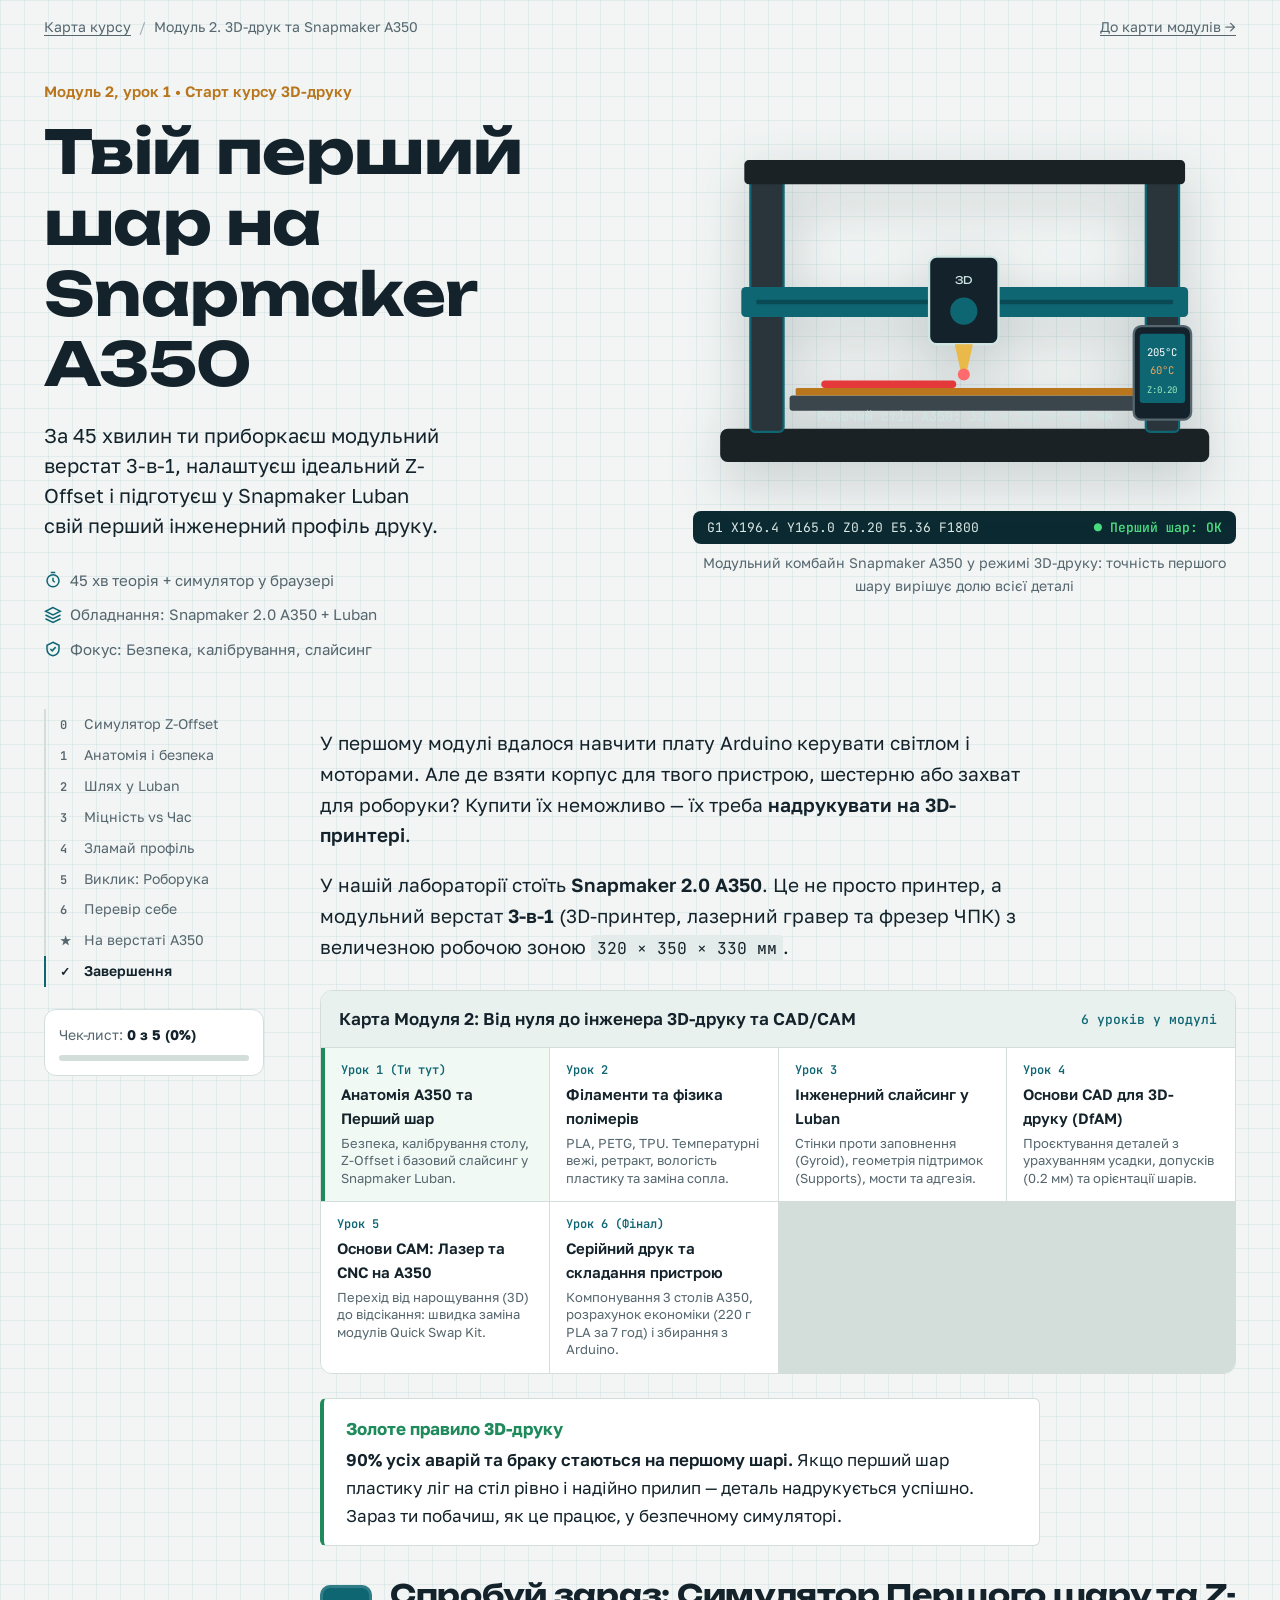
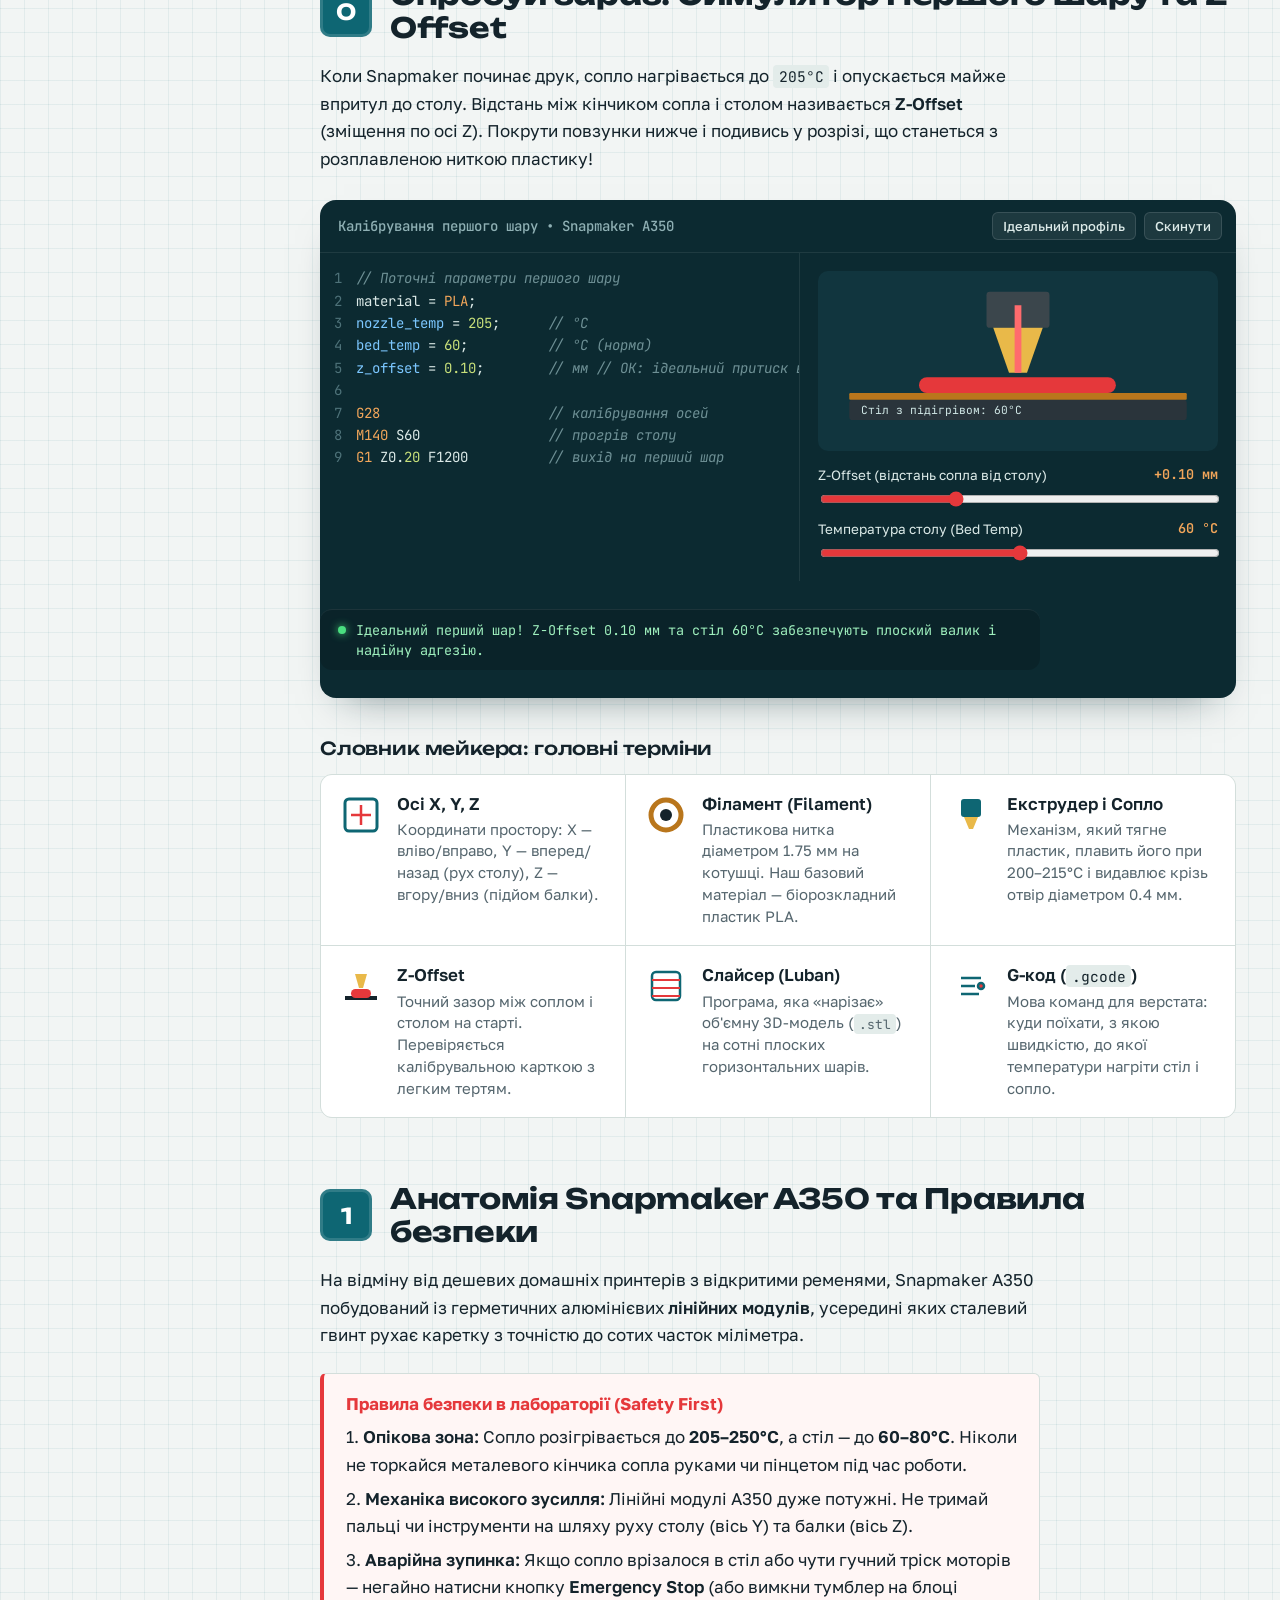
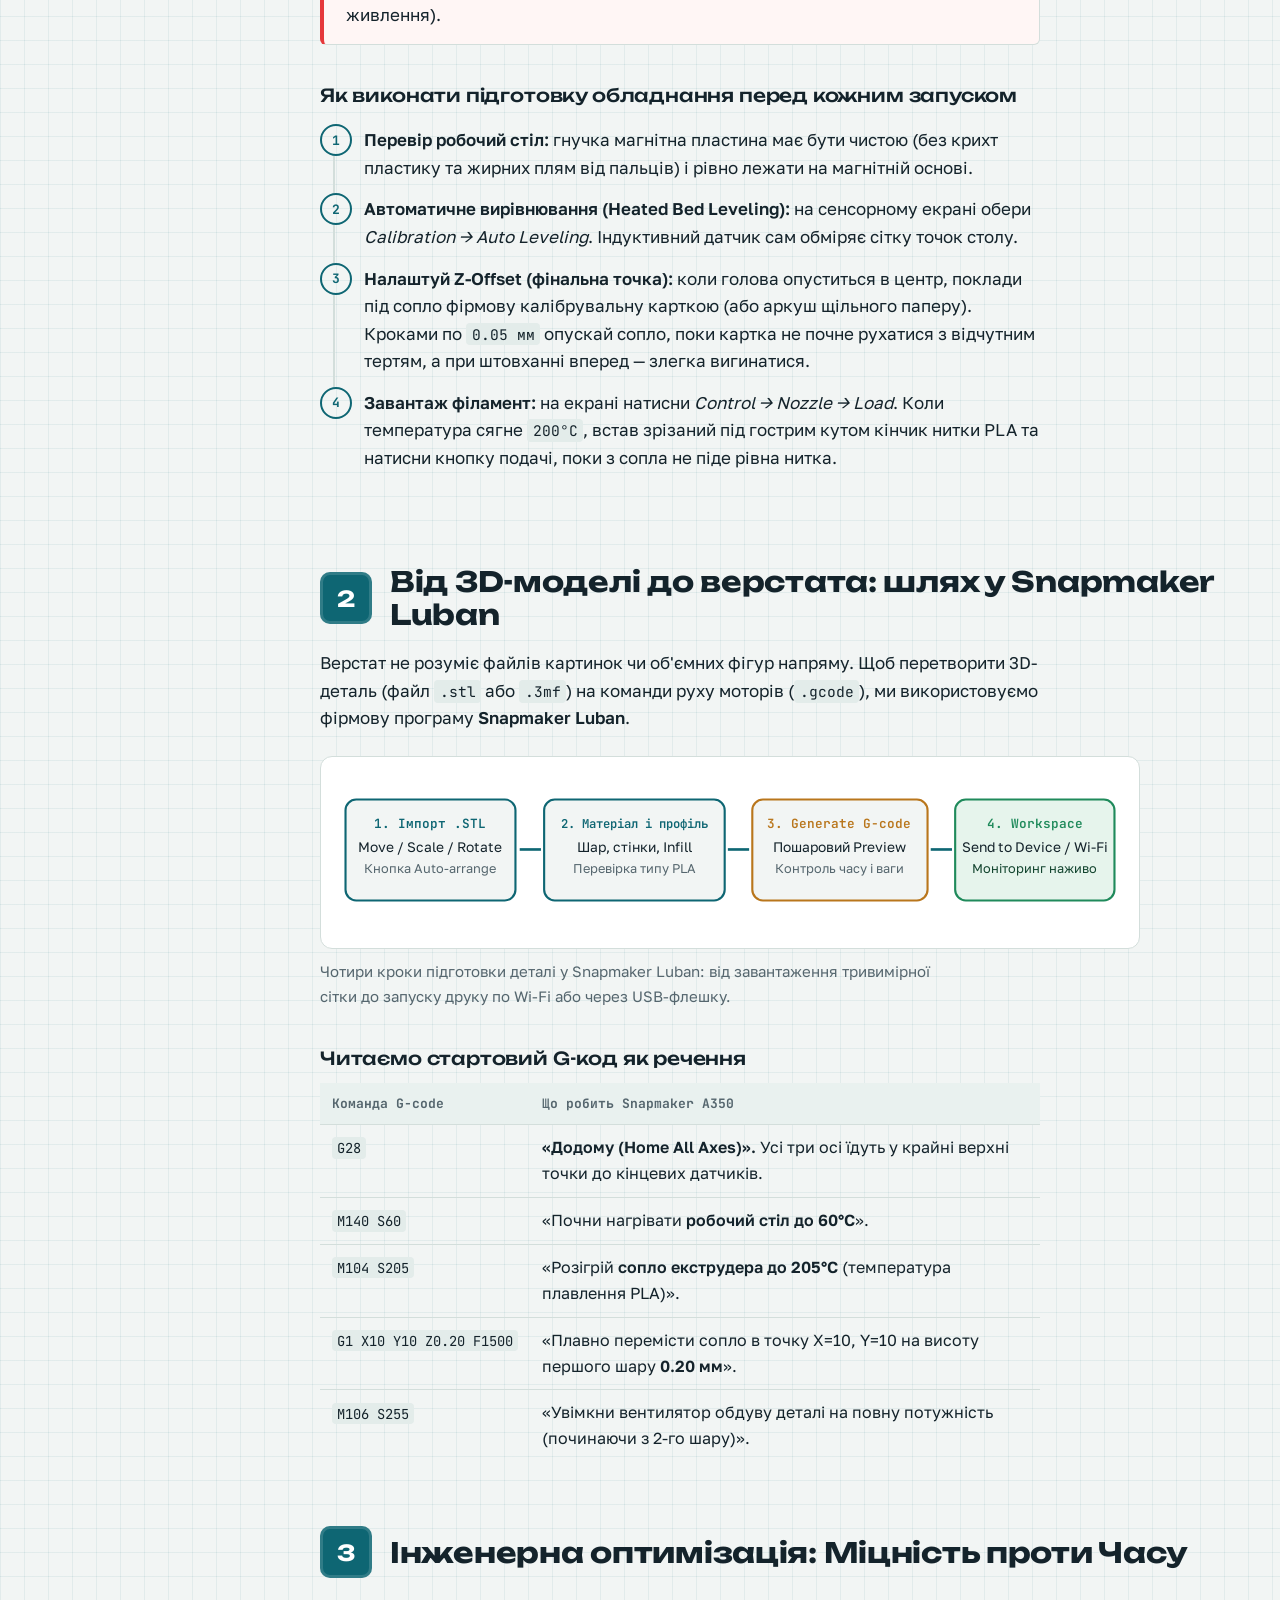
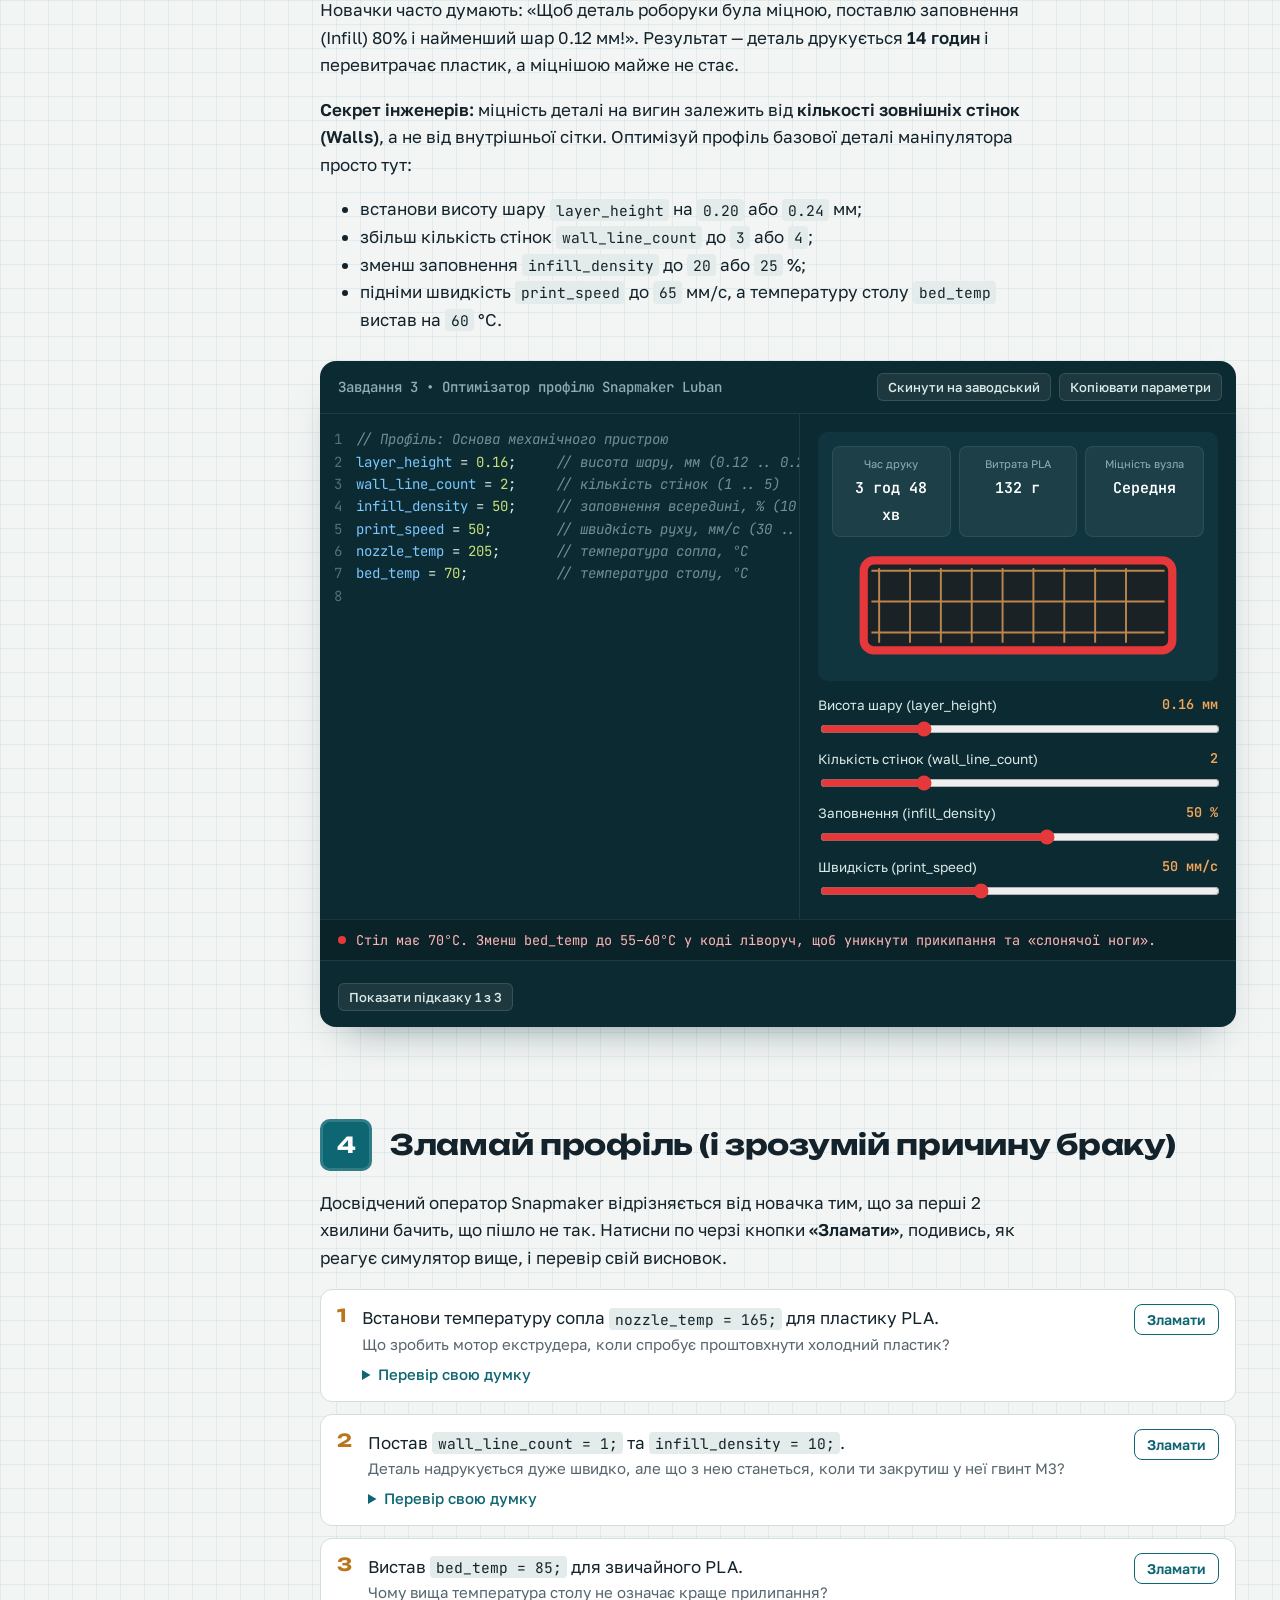
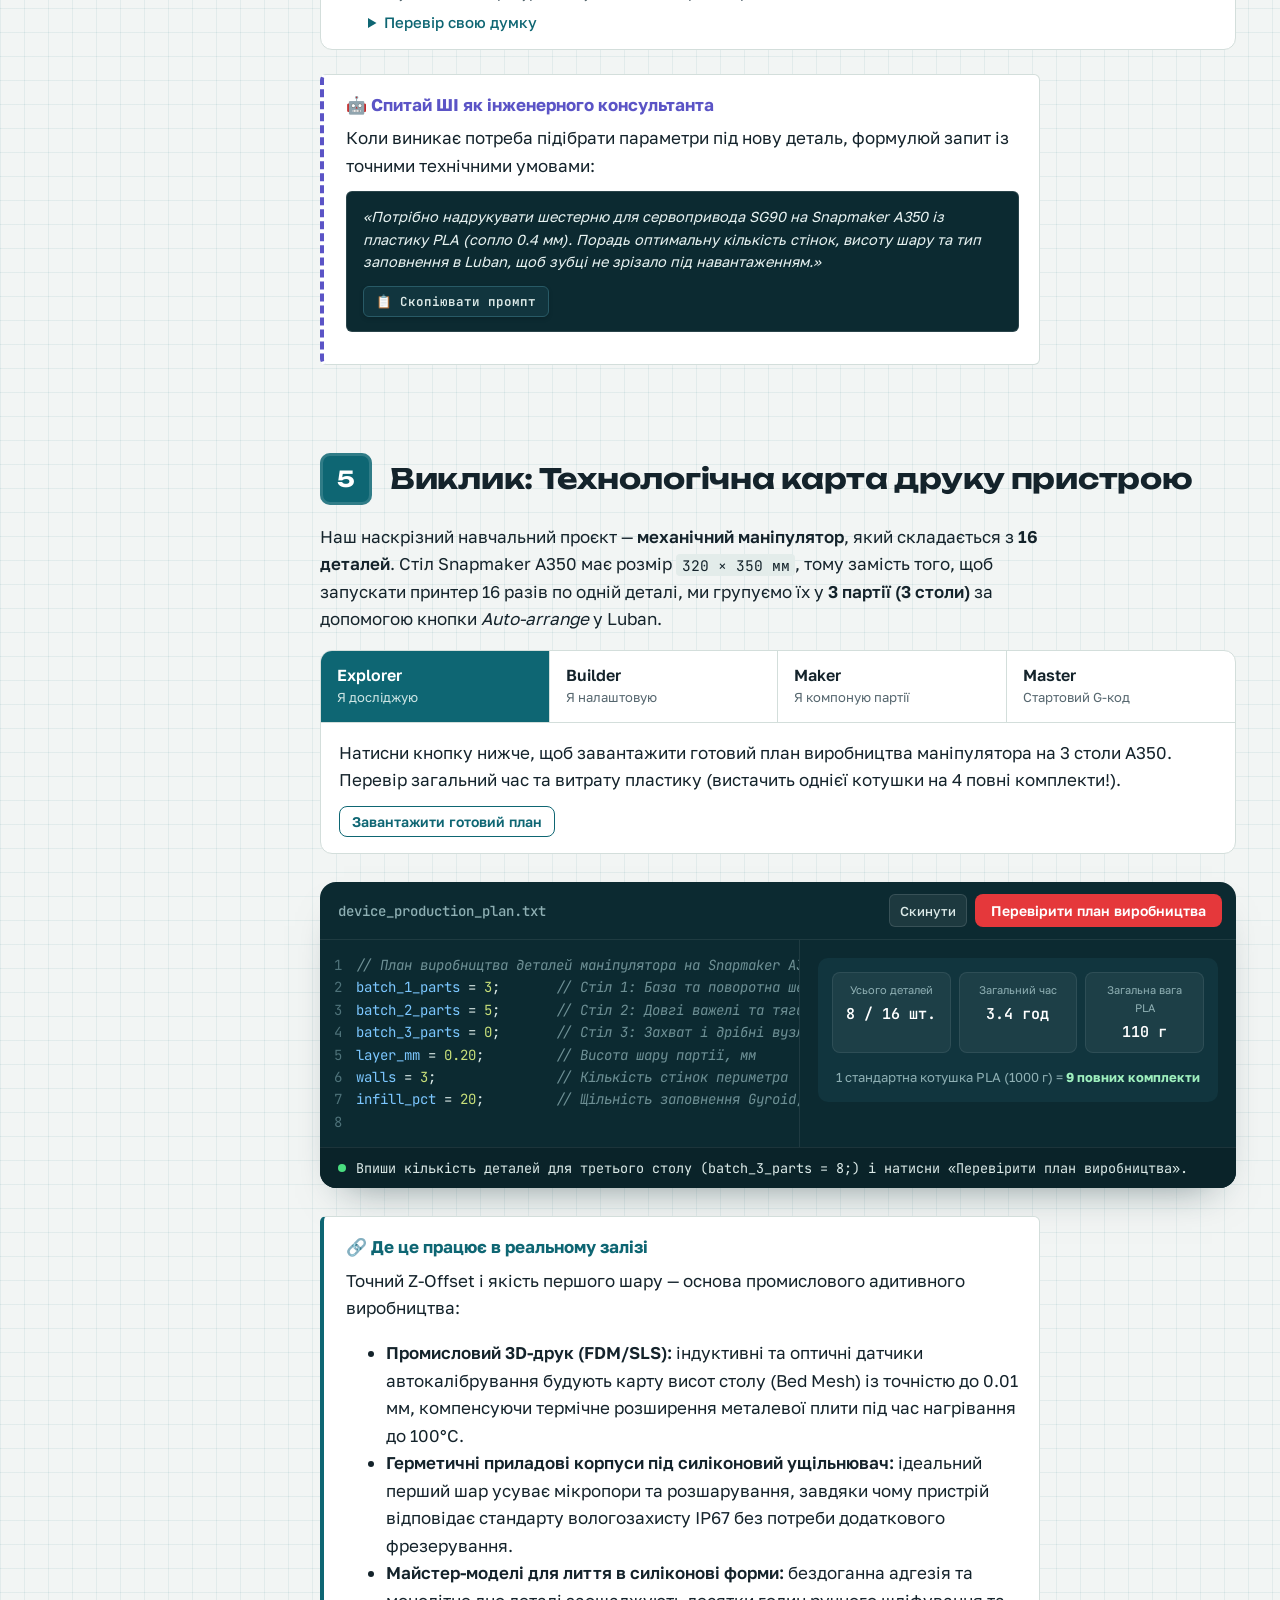
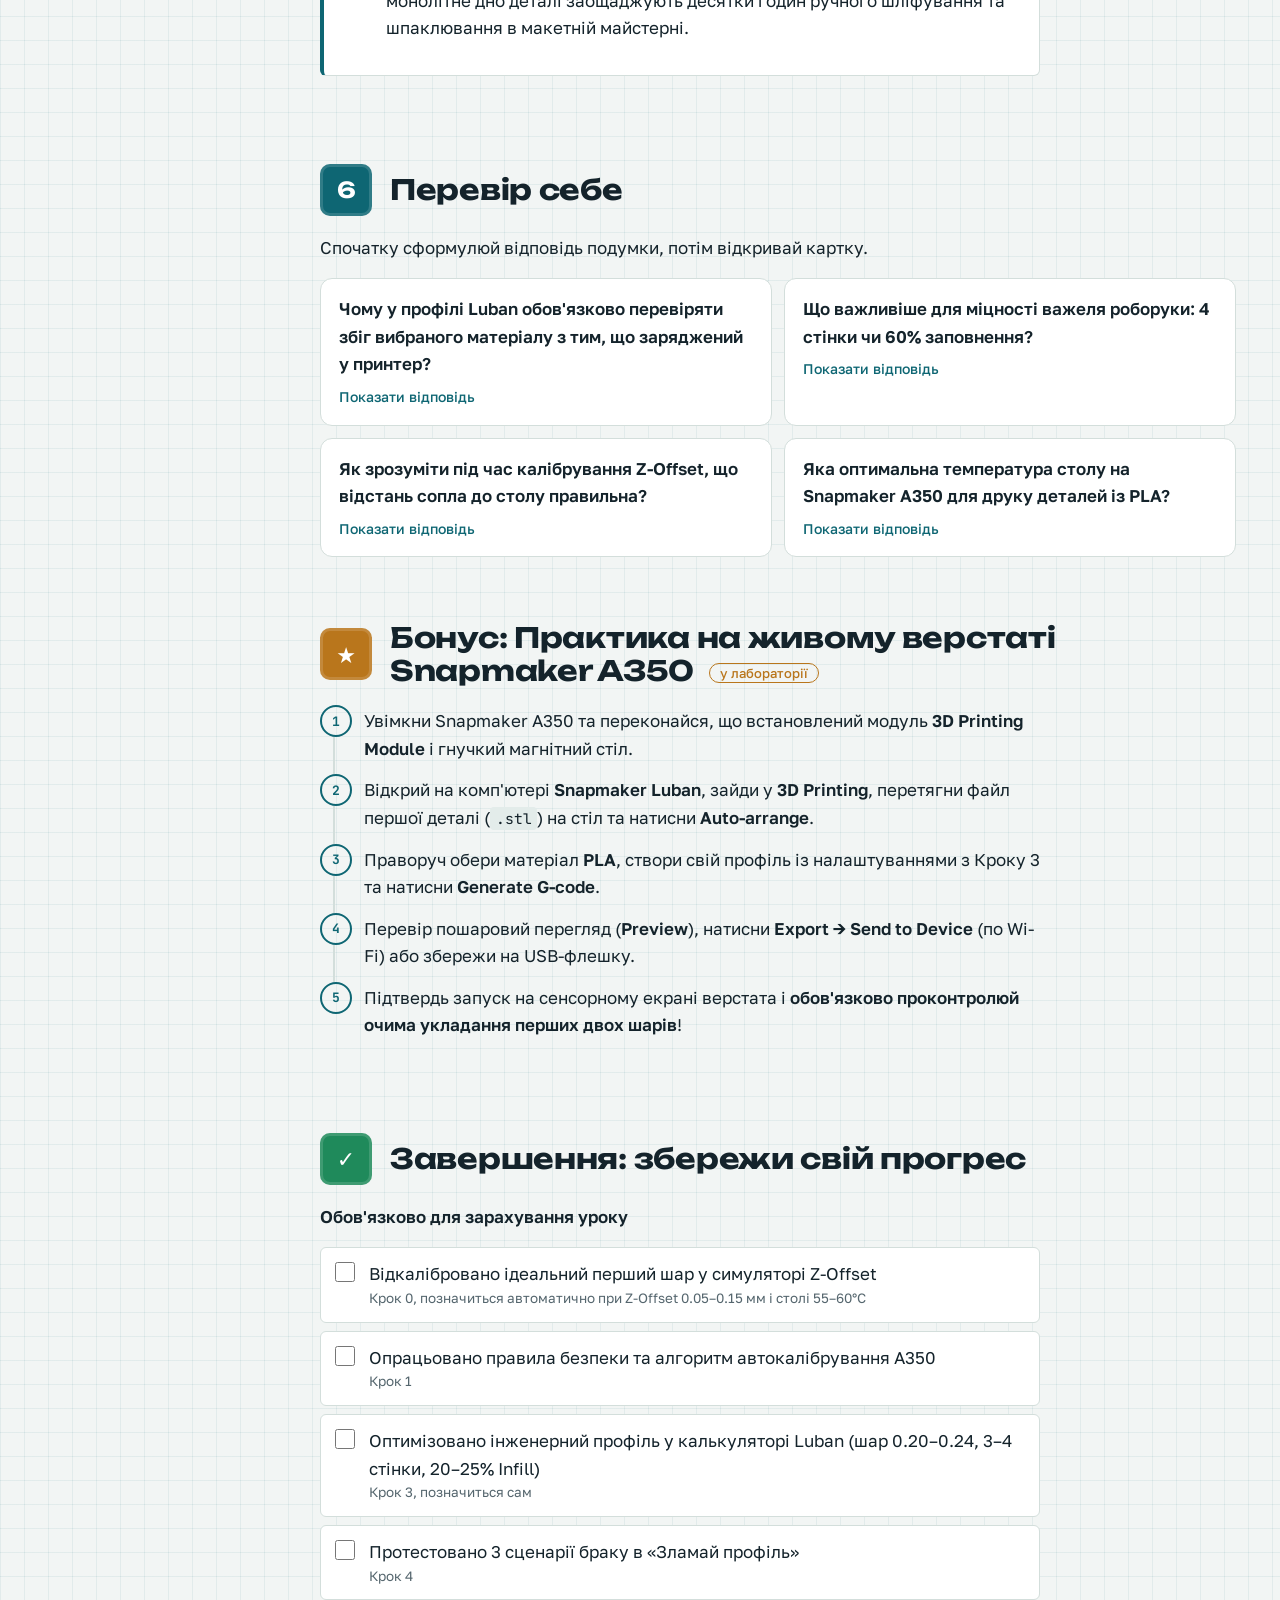
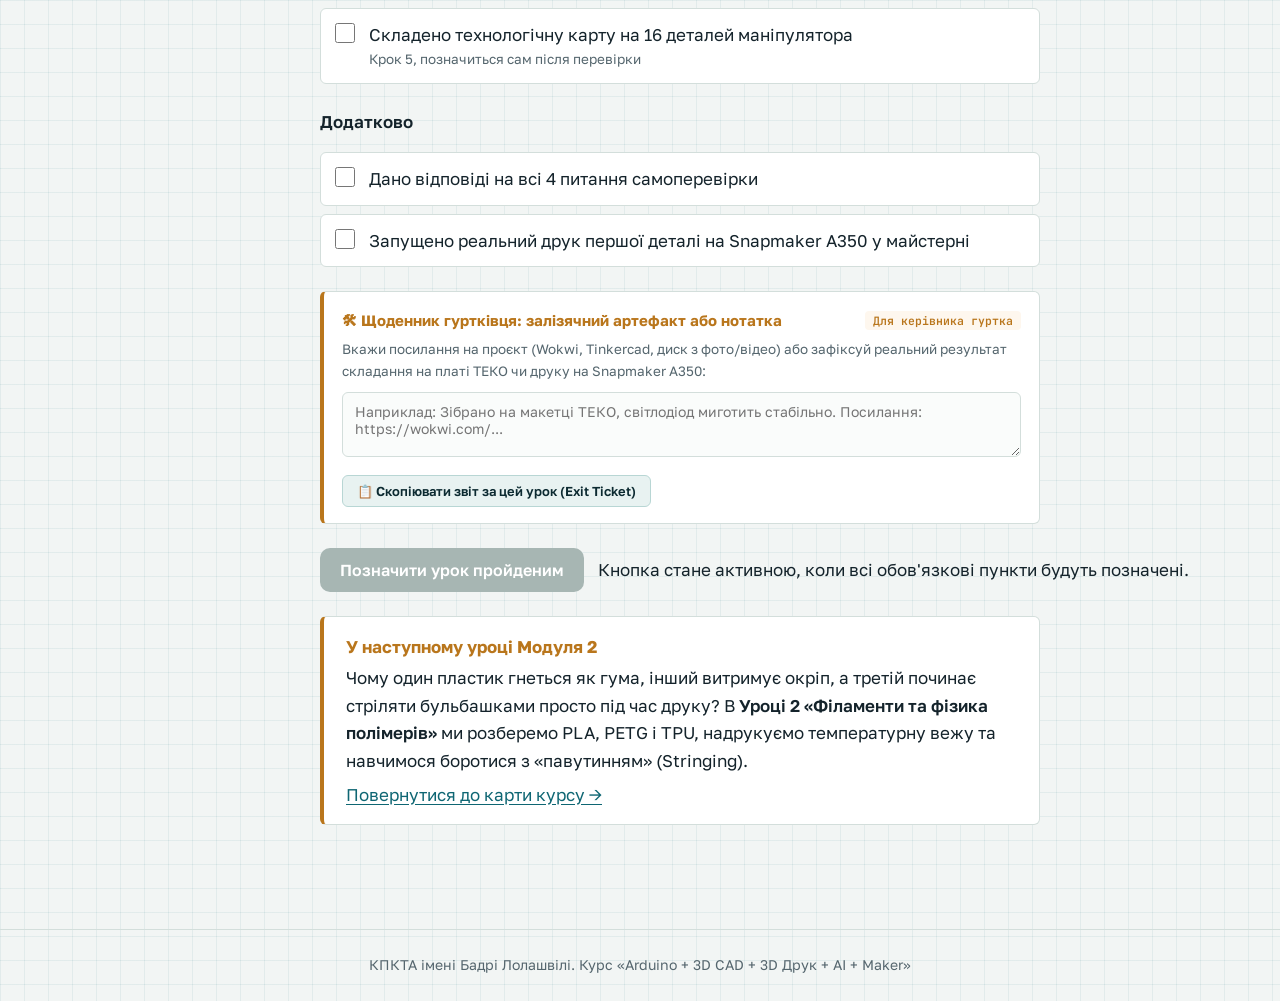
<file: modules/02-3d-printing/lesson-01.html>
<!DOCTYPE html>
<html lang="uk">
<head>
<meta charset="UTF-8">
<meta name="viewport" content="width=device-width, initial-scale=1">
<title>Модуль 2, Урок 1. Snapmaker A350: Анатомія та ідеальний перший шар</title>
<link rel="preconnect" href="https://fonts.googleapis.com">
<link rel="preconnect" href="https://fonts.gstatic.com" crossorigin>
<link href="https://fonts.googleapis.com/css2?family=Unbounded:wght@500;700&family=Golos+Text:wght@400;500;600;700&family=JetBrains+Mono:wght@400;600&display=swap" rel="stylesheet">
<style>
/* Унікальні стилі цього уроку. Спільні — у ../../assets/lesson.css */
.hero { max-width: 1240px; margin: 0 auto; padding: 24px 24px 48px; display: grid; grid-template-columns: 1.05fr .95fr; gap: 48px; align-items: center; }
.hero .kicker { margin: 0 0 14px; color: var(--copper); font-weight: 600; font-size: 15px; }
.hero h1 { font-size: clamp(34px, 5.2vw, 60px); font-weight: 700; margin: 0 0 20px; }
.hero .promise { font-size: 20px; line-height: 1.5; max-width: 34ch; margin: 0 0 28px; }
.hero-board svg.printer { width: 100%; height: auto; filter: drop-shadow(0 18px 28px rgba(12, 42, 49, .22)); }
.gcode-ticker { display: flex; align-items: center; justify-content: space-between; gap: 10px; margin-top: 14px; padding: 8px 14px; background: var(--pcb-deep); color: #DCEAE8; border-radius: 8px; font: 13px var(--mono); }
.gcode-ticker .badge { color: #4ADE80; font-weight: 600; }
.hero-board figcaption { text-align: center; color: var(--muted); font-size: 14px; margin-top: 8px; }
/* ---------- module roadmap strip ---------- */
.mod-map { max-width: 980px; margin: 28px 0 12px; background: var(--surface); border: 1px solid var(--line); border-radius: var(--radius-m); overflow: hidden; }
.mod-map summary { cursor: pointer; padding: 14px 18px; font-weight: 600; display: flex; align-items: center; justify-content: space-between; list-style: none; background: #E9F1EF; color: var(--ink); }
.mod-map summary::-webkit-details-marker { display: none; }
.mod-map summary span { font: 500 13px var(--mono); color: var(--pcb); }
.mod-grid { display: grid; grid-template-columns: repeat(auto-fill, minmax(220px, 1fr)); gap: 1px; background: var(--line); border-top: 1px solid var(--line); }
.mod-item { background: var(--surface); padding: 14px 16px; font-size: 14px; display: flex; flex-direction: column; gap: 4px; }
.mod-item.current { background: #F1F9F4; border-left: 4px solid var(--ok); }
.mod-item b { font: 600 12px var(--mono); color: var(--pcb); }
.mod-item strong { font-size: 15px; color: var(--ink); }
.mod-item small { color: var(--muted); font-size: 13px; line-height: 1.35; }
ol.how { counter-reset: how; list-style: none; padding: 0; margin: 18px 0; max-width: 720px; }
/* ---------- glossary parts tray ---------- */
.read-as td, .read-as th { padding: 10px 12px; border-bottom: 1px solid var(--line); vertical-align: top; text-align: left; }
.read-as th { font-family: var(--mono); font-size: 13px; color: var(--muted); background: #E9F1EF; }
figure.fig .canvas { background: var(--surface); border: 1px solid var(--line); border-radius: var(--radius-m); padding: 16px; }
/* ---------- interactive 3D labs ---------- */
.lab-body { display: grid; grid-template-columns: minmax(0, 1.1fr) minmax(0, 1fr); }
.stage { padding: 18px; display: flex; flex-direction: column; gap: 14px; }
.viz-box { background: var(--pcb-panel); border-radius: 10px; padding: 14px; display: flex; flex-direction: column; align-items: center; gap: 8px; }
.viz-box svg { width: 100%; max-width: 360px; height: auto; display: block; }
.metrics { display: grid; grid-template-columns: repeat(3, 1fr); gap: 8px; width: 100%; }
.metric-card { background: rgba(255,255,255,.05); border: 1px solid rgba(255,255,255,.08); border-radius: 8px; padding: 8px 10px; text-align: center; }
.metric-card small { display: block; font-size: 11px; color: #8FB0B4; }
.metric-card b { font: 600 15px var(--mono); color: #fff; }
.sliders { display: grid; gap: 10px; }
.sliders label { display: grid; grid-template-columns: 1fr auto; gap: 2px 10px; font-size: 13.5px; }
.sliders label b { font: 600 13.5px var(--mono); color: #F2A65A; }
@media (max-width: 1000px) {
  .hero-board { max-width: 540px; }
}
</style>
<link rel="stylesheet" href="../../assets/lesson.css">
</head>
<body data-lesson="m2-l01" data-root="../../">

<nav class="topbar" aria-label="Навігація курсом">
  <div class="crumbs">
    <a href="../../index.html">Карта курсу</a>
    <span aria-hidden="true">/</span><span>Модуль 2. 3D-друк та Snapmaker A350</span>
  </div>
  <a href="../../index.html">До карти модулів →</a>
</nav>

<header class="hero">
  <div>
    <p class="kicker">Модуль 2, урок 1 • Старт курсу 3D-друку</p>
    <h1>Твій перший шар на Snapmaker A350</h1>
    <p class="promise">За 45 хвилин ти приборкаєш модульний верстат 3-в-1, налаштуєш ідеальний Z-Offset і підготуєш у Snapmaker Luban свій перший інженерний профіль друку.</p>
    <ul class="facts">
      <li><svg viewBox="0 0 24 24" fill="none" stroke="currentColor" stroke-width="2"><circle cx="12" cy="13" r="8"/><path d="M12 9v4l2.5 2M9 2h6"/></svg>45 хв теорія + симулятор у браузері</li>
      <li><svg viewBox="0 0 24 24" fill="none" stroke="currentColor" stroke-width="2"><path d="M12 2L2 7l10 5 10-5-10-5zM2 17l10 5 10-5M2 12l10 5 10-5"/></svg>Обладнання: Snapmaker 2.0 A350 + Luban</li>
      <li><svg viewBox="0 0 24 24" fill="none" stroke="currentColor" stroke-width="2"><path d="M12 3l8 4v5c0 5-3.5 8-8 9-4.5-1-8-4-8-9V7z"/><path d="M8.5 12l2.5 2.5 4.5-5"/></svg>Фокус: Безпека, калібрування, слайсинг</li>
    </ul>
  </div>

  <figure class="hero-board" style="margin:0">
    <svg class="printer" viewBox="0 0 360 230" role="img" aria-label="Схема Snapmaker A350 під час укладання першого шару">
      <!-- Frame & Z towers -->
      <rect x="18" y="190" width="324" height="22" rx="5" fill="#1B2226"/>
      <rect x="38" y="16" width="22" height="176" rx="3" fill="#2A343B" stroke="#0E6673" stroke-width="1.5"/>
      <rect x="300" y="16" width="22" height="176" rx="3" fill="#2A343B" stroke="#0E6673" stroke-width="1.5"/>
      <rect x="34" y="12" width="292" height="16" rx="3" fill="#1B2226"/>
      <!-- X gantry beam -->
      <rect x="32" y="96" width="296" height="20" rx="3" fill="#0E6673"/>
      <line x1="42" y1="106" x2="318" y2="106" stroke="#0A4A54" stroke-width="3"/>
      <!-- Heated Bed -->
      <rect x="64" y="168" width="232" height="10" rx="2" fill="#3B464C"/>
      <rect x="68" y="163" width="224" height="5" rx="1" fill="#B9761C"/>
      <!-- Printed First Layer Bead -->
      <rect id="hero-bead" x="105" y="158" width="90" height="5" rx="2.5" fill="#E5383B"/>
      <!-- Toolhead (3D Module) -->
      <g id="hero-head" transform="translate(155, 76)">
        <rect x="0" y="0" width="46" height="58" rx="5" fill="#14232B" stroke="#CFE6E5" stroke-width="1.5"/>
        <text x="23" y="18" text-anchor="middle" font-family="Unbounded, sans-serif" font-size="7" fill="#CFE6E5">3D</text>
        <circle cx="23" cy="36" r="9" fill="#0E6673"/>
        <!-- Nozzle -->
        <polygon points="17,58 29,58 25,76 21,76" fill="#E9B949"/>
        <circle cx="23" cy="78" r="4" fill="#FF6B6D"/>
      </g>
      <!-- Touchscreen Controller -->
      <rect x="292" y="122" width="38" height="62" rx="5" fill="#14232B" stroke="#55666E" stroke-width="1.5"/>
      <rect x="296" y="127" width="30" height="46" rx="2" fill="#0E6673"/>
      <text x="311" y="142" text-anchor="middle" font-family="JetBrains Mono, monospace" font-size="7" fill="#fff">205°C</text>
      <text x="311" y="154" text-anchor="middle" font-family="JetBrains Mono, monospace" font-size="7" fill="#F2A65A">60°C</text>
      <text x="311" y="166" text-anchor="middle" font-family="JetBrains Mono, monospace" font-size="6" fill="#9FF0BE">Z:0.20</text>
      <!-- Dimension callout -->
      <text x="180" y="185" text-anchor="middle" font-family="JetBrains Mono, monospace" font-size="9" fill="#CFE6E5">Робочий стіл A350: 320 × 350 × 330 мм</text>
    </svg>
    <div class="gcode-ticker" aria-live="polite">
      <span id="hero-gcode">G1 X164.2 Y120.0 Z0.20 E4.12 F1800</span>
      <span class="badge">● Перший шар: OK</span>
    </div>
    <figcaption>Модульний комбайн Snapmaker A350 у режимі 3D-друку: точність першого шару вирішує долю всієї деталі</figcaption>
  </figure>
</header>

<div class="layout">
  <aside class="toc" aria-label="Зміст уроку">
    <ol>
      <li><a href="#s0"><b>0</b>Симулятор Z-Offset</a></li>
      <li><a href="#s1"><b>1</b>Анатомія і безпека</a></li>
      <li><a href="#s2"><b>2</b>Шлях у Luban</a></li>
      <li><a href="#s3"><b>3</b>Міцність vs Час</a></li>
      <li><a href="#s4"><b>4</b>Зламай профіль</a></li>
      <li><a href="#s5"><b>5</b>Виклик: Роборука</a></li>
      <li><a href="#s6"><b>6</b>Перевір себе</a></li>
      <li><a href="#s7"><b>★</b>На верстаті A350</a></li>
      <li><a href="#s8"><b>✓</b>Завершення</a></li>
    </ol>
    <div class="meter"><p>Чек-лист: <b id="meter-text">0 з 5</b></p><div class="bar"><span id="meter-bar"></span></div></div>
  </aside>

  <main>
    <div class="prose">
      <p class="lead">У першому модулі вдалося навчити плату Arduino керувати світлом і моторами. Але де взяти корпус для твого пристрою, шестерню або захват для роборуки? Купити їх неможливо — їх треба <strong>надрукувати на 3D-принтері</strong>.</p>
      <p class="lead">У нашій лабораторії стоїть <strong>Snapmaker 2.0 A350</strong>. Це не просто принтер, а модульний верстат <strong>3-в-1</strong> (3D-принтер, лазерний гравер та фрезер ЧПК) з величезною робочою зоною <code>320 × 350 × 330 мм</code>.</p>
    </div>

    <!-- Карта Модуля 2 -->
    <details class="mod-map" open>
      <summary>Карта Модуля 2: Від нуля до інженера 3D-друку та CAD/CAM <span>6 уроків у модулі</span></summary>
      <div class="mod-grid">
        <div class="mod-item current"><b>Урок 1 (Ти тут)</b><strong>Анатомія A350 та Перший шар</strong><small>Безпека, калібрування столу, Z-Offset і базовий слайсинг у Snapmaker Luban.</small></div>
        <div class="mod-item"><b>Урок 2</b><strong>Філаменти та фізика полімерів</strong><small>PLA, PETG, TPU. Температурні вежі, ретракт, вологість пластику та заміна сопла.</small></div>
        <div class="mod-item"><b>Урок 3</b><strong>Інженерний слайсинг у Luban</strong><small>Стінки проти заповнення (Gyroid), геометрія підтримок (Supports), мости та адгезія.</small></div>
        <div class="mod-item"><b>Урок 4</b><strong>Основи CAD для 3D-друку (DfAM)</strong><small>Проєктування деталей з урахуванням усадки, допусків (0.2 мм) та орієнтації шарів.</small></div>
        <div class="mod-item"><b>Урок 5</b><strong>Основи CAM: Лазер та CNC на A350</strong><small>Перехід від нарощування (3D) до відсікання: швидка заміна модулів Quick Swap Kit.</small></div>
        <div class="mod-item"><b>Урок 6 (Фінал)</b><strong>Серійний друк та складання пристрою</strong><small>Компонування 3 столів A350, розрахунок економіки (220 г PLA за 7 год) і збирання з Arduino.</small></div>
      </div>
    </details>

    <div class="callout safe"><b>Золоте правило 3D-друку</b><strong>90% усіх аварій та браку стаються на першому шарі.</strong> Якщо перший шар пластику ліг на стіл рівно і надійно прилип — деталь надрукується успішно. Зараз ти побачиш, як це працює, у безпечному симуляторі.</div>

    <!-- ===== 0 ===== -->
    <section class="step" id="s0">
      <div class="step-head"><span class="step-num">0</span><h2>Спробуй зараз: Симулятор Першого шару та Z-Offset</h2></div>
      <div class="prose">
        <p>Коли Snapmaker починає друк, сопло нагрівається до <code>205°C</code> і опускається майже впритул до столу. Відстань між кінчиком сопла і столом називається <strong>Z-Offset</strong> (зміщення по осі Z). Покрути повзунки нижче і подивись у розрізі, що станеться з розплавленою ниткою пластику!</p>
      </div>

      <div class="lab" id="lab-zoffset">
        <div class="lab-head">
          <span class="title">Калібрування першого шару • Snapmaker A350</span>
          <div class="acts">
            <button class="btn-ghost" id="z-ideal">Ідеальний профіль</button>
            <button class="btn-ghost" id="z-reset">Скинути</button>
          </div>
        </div>
        <div class="lab-body">
          <div class="editor">
            <div class="gutter" aria-hidden="true">1
2
3
4
5
6
7
8
9</div>
            <div class="scroller"><div class="ed">
              <pre id="z-code-view"></pre>
            </div></div>
          </div>
          <div class="stage">
            <div class="viz-box">
              <svg viewBox="0 0 320 135" aria-label="Переріз сопла та першого шару пластику на столі">
                <!-- Heated Bed -->
                <rect x="10" y="102" width="300" height="18" rx="3" fill="#2A343B"/>
                <rect id="z-bed-surface" x="10" y="96" width="300" height="6" rx="1" fill="#B9761C"/>
                <text x="20" y="115" font-family="JetBrains Mono, monospace" font-size="10" fill="#CFE6E5" id="z-bed-label">Стіл з підігрівом: 60°C</text>
                <!-- Extruded plastic bead -->
                <rect id="z-plastic" x="75" y="80" width="170" height="16" rx="8" fill="#E5383B"/>
                <!-- Brass Nozzle -->
                <g id="z-nozzle-group" transform="translate(0, 0)">
                  <rect x="132" y="6" width="56" height="32" rx="3" fill="#3B464C"/>
                  <polygon points="138,38 182,38 168,78 152,78" fill="#E9B949"/>
                  <rect x="157" y="18" width="6" height="60" fill="#FF6B6D"/>
                </g>
              </svg>
            </div>
            <div class="sliders">
              <label>Z-Offset (відстань сопла від столу) <b id="z-val-lbl">0.10 мм</b>
                <input type="range" id="z-slider" min="-0.05" max="0.40" step="0.05" value="0.10">
              </label>
              <label>Температура столу (Bed Temp) <b id="bed-val-lbl">60 °C</b>
                <input type="range" id="bed-slider" min="40" max="80" step="5" value="60">
              </label>
            </div>
          </div>
        </div>
        <div class="console ok" id="z-console" role="status"></div>
      </div>

      <h3>Словник мейкера: головні терміни</h3>
      <dl class="parts">
        <div><svg viewBox="0 0 44 44" fill="none"><rect x="6" y="6" width="32" height="32" rx="4" stroke="#0E6673" stroke-width="3"/><path d="M22 12v20M12 22h20" stroke="#E5383B" stroke-width="2.5"/></svg><dt>Осі X, Y, Z</dt><dd>Координати простору: X — вліво/вправо, Y — вперед/назад (рух столу), Z — вгору/вниз (підйом балки).</dd></div>
        <div><svg viewBox="0 0 44 44" fill="none"><circle cx="22" cy="22" r="15" stroke="#B9761C" stroke-width="5"/><circle cx="22" cy="22" r="6" fill="#14232B"/></svg><dt>Філамент (Filament)</dt><dd>Пластикова нитка діаметром 1.75 мм на котушці. Наш базовий матеріал — біорозкладний пластик PLA.</dd></div>
        <div><svg viewBox="0 0 44 44" fill="none"><rect x="12" y="6" width="20" height="18" rx="3" fill="#0E6673"/><polygon points="15,24 29,24 24,36 20,36" fill="#E9B949"/></svg><dt>Екструдер і Сопло</dt><dd>Механізм, який тягне пластик, плавить його при 200–215°C і видавлює крізь отвір діаметром 0.4 мм.</dd></div>
        <div><svg viewBox="0 0 44 44" fill="none"><path d="M6 34h32" stroke="#14232B" stroke-width="4"/><rect x="12" y="25" width="20" height="9" rx="4.5" fill="#E5383B"/><polygon points="16,10 28,10 24,24 20,24" fill="#E9B949"/></svg><dt>Z-Offset</dt><dd>Точний зазор між соплом і столом на старті. Перевіряється калібрувальною карткою з легким тертям.</dd></div>
        <div><svg viewBox="0 0 44 44" fill="none"><rect x="8" y="8" width="28" height="28" rx="4" stroke="#0E6673" stroke-width="2.5"/><path d="M8 16h28M8 24h28M8 32h28" stroke="#E5383B" stroke-width="2"/></svg><dt>Слайсер (Luban)</dt><dd>Програма, яка «нарізає» об'ємну 3D-модель (<code>.stl</code>) на сотні плоских горизонтальних шарів.</dd></div>
        <div><svg viewBox="0 0 44 44" fill="none" stroke="#0E6673" stroke-width="2.5"><path d="M12 14h20M12 22h14M12 30h18"/><circle cx="32" cy="22" r="3" fill="#E5383B"/></svg><dt>G-код (<code>.gcode</code>)</dt><dd>Мова команд для верстата: куди поїхати, з якою швидкістю, до якої температури нагріти стіл і сопло.</dd></div>
      </dl>
    </section>

    <!-- ===== 1 ===== -->
    <section class="step" id="s1">
      <div class="step-head"><span class="step-num">1</span><h2>Анатомія Snapmaker A350 та Правила безпеки</h2></div>
      <div class="prose">
        <p>На відміну від дешевих домашніх принтерів з відкритими ременями, Snapmaker A350 побудований із герметичних алюмінієвих <strong>лінійних модулів</strong>, усередині яких сталевий гвинт рухає каретку з точністю до сотих часток міліметра.</p>
      </div>

      <div class="callout danger">
        <b>Правила безпеки в лабораторії (Safety First)</b>
        <p>1. <strong>Опікова зона:</strong> Сопло розігрівається до <strong>205–250°C</strong>, а стіл — до <strong>60–80°C</strong>. Ніколи не торкайся металевого кінчика сопла руками чи пінцетом під час роботи.</p>
        <p>2. <strong>Механіка високого зусилля:</strong> Лінійні модулі A350 дуже потужні. Не тримай пальці чи інструменти на шляху руху столу (вісь Y) та балки (вісь Z).</p>
        <p>3. <strong>Аварійна зупинка:</strong> Якщо сопло врізалося в стіл або чути гучний тріск моторів — негайно натисни кнопку <strong>Emergency Stop</strong> (або вимкни тумблер на блоці живлення).</p>
      </div>

      <h3>Як виконати підготовку обладнання перед кожним запуском</h3>
      <ol class="how">
        <li><strong>Перевір робочий стіл:</strong> гнучка магнітна пластина має бути чистою (без крихт пластику та жирних плям від пальців) і рівно лежати на магнітній основі.</li>
        <li><strong>Автоматичне вирівнювання (Heated Bed Leveling):</strong> на сенсорному екрані обери <em>Calibration → Auto Leveling</em>. Індуктивний датчик сам обміряє сітку точок столу.</li>
        <li><strong>Налаштуй Z-Offset (фінальна точка):</strong> коли голова опуститься в центр, поклади під сопло фірмову калібрувальну карткою (або аркуш щільного паперу). Кроками по <code>0.05 мм</code> опускай сопло, поки картка не почне рухатися з відчутним тертям, а при штовханні вперед — злегка вигинатися.</li>
        <li><strong>Завантаж філамент:</strong> на екрані натисни <em>Control → Nozzle → Load</em>. Коли температура сягне <code>200°C</code>, встав зрізаний під гострим кутом кінчик нитки PLA та натисни кнопку подачі, поки з сопла не піде рівна нитка.</li>
      </ol>
    </section>

    <!-- ===== 2 ===== -->
    <section class="step" id="s2">
      <div class="step-head"><span class="step-num">2</span><h2>Від 3D-моделі до верстата: шлях у Snapmaker Luban</h2></div>
      <div class="prose">
        <p>Верстат не розуміє файлів картинок чи об'ємних фігур напряму. Щоб перетворити 3D-деталь (файл <code>.stl</code> або <code>.3mf</code>) на команди руху моторів (<code>.gcode</code>), ми використовуємо фірмову програму <strong>Snapmaker Luban</strong>.</p>
      </div>

      <figure class="fig">
        <div class="canvas">
          <svg viewBox="0 0 740 150" role="img" aria-label="Схема процесу в Snapmaker Luban: STL модель, Налаштування шарів, Генерація G-code, Робоча область Workspace">
            <g font-family="Golos Text, sans-serif" font-size="13">
              <!-- Box 1 -->
              <rect x="8" y="25" width="160" height="95" rx="10" fill="#F2F5F4" stroke="#0E6673" stroke-width="2"/>
              <text x="88" y="52" text-anchor="middle" font-family="JetBrains Mono" font-size="12" font-weight="600" fill="#0E6673">1. Імпорт .STL</text>
              <text x="88" y="74" text-anchor="middle" fill="#14232B">Move / Scale / Rotate</text>
              <text x="88" y="94" text-anchor="middle" fill="#55666E" font-size="12">Кнопка Auto-arrange</text>
              <path d="M172 72 H192" stroke="#0E6673" stroke-width="2.5"/>
              <!-- Box 2 -->
              <rect x="195" y="25" width="170" height="95" rx="10" fill="#F2F5F4" stroke="#0E6673" stroke-width="2"/>
              <text x="280" y="52" text-anchor="middle" font-family="JetBrains Mono" font-size="11.5" font-weight="600" fill="#0E6673">2. Матеріал і профіль</text>
              <text x="280" y="74" text-anchor="middle" fill="#14232B">Шар, стінки, Infill</text>
              <text x="280" y="94" text-anchor="middle" fill="#55666E" font-size="12">Перевірка типу PLA</text>
              <path d="M368 72 H388" stroke="#0E6673" stroke-width="2.5"/>
              <!-- Box 3 -->
              <rect x="391" y="25" width="165" height="95" rx="10" fill="#F2F5F4" stroke="#B9761C" stroke-width="2"/>
              <text x="473" y="52" text-anchor="middle" font-family="JetBrains Mono" font-size="12" font-weight="600" fill="#B9761C">3. Generate G-code</text>
              <text x="473" y="74" text-anchor="middle" fill="#14232B">Пошаровий Preview</text>
              <text x="473" y="94" text-anchor="middle" fill="#55666E" font-size="12">Контроль часу і ваги</text>
              <path d="M559 72 H579" stroke="#0E6673" stroke-width="2.5"/>
              <!-- Box 4 -->
              <rect x="582" y="25" width="150" height="95" rx="10" fill="#E6F4EC" stroke="#1F8A5B" stroke-width="2"/>
              <text x="657" y="52" text-anchor="middle" font-family="JetBrains Mono" font-size="12" font-weight="600" fill="#1F8A5B">4. Workspace</text>
              <text x="657" y="74" text-anchor="middle" fill="#14232B">Send to Device / Wi-Fi</text>
              <text x="657" y="94" text-anchor="middle" fill="#12442E" font-size="12">Моніторинг наживо</text>
            </g>
          </svg>
        </div>
        <figcaption>Чотири кроки підготовки деталі у Snapmaker Luban: від завантаження тривимірної сітки до запуску друку по Wi-Fi або через USB-флешку.</figcaption>
      </figure>

      <h3>Читаємо стартовий G-код як речення</h3>
      <div class="scroll-x"><table class="read-as">
        <tr><th>Команда G-code</th><th>Що робить Snapmaker A350</th></tr>
        <tr><td><code>G28</code></td><td><strong>«Додому (Home All Axes)».</strong> Усі три осі їдуть у крайні верхні точки до кінцевих датчиків.</td></tr>
        <tr><td><code>M140 S60</code></td><td>«Почни нагрівати <strong>робочий стіл до 60°C</strong>».</td></tr>
        <tr><td><code>M104 S205</code></td><td>«Розігрій <strong>сопло екструдера до 205°C</strong> (температура плавлення PLA)».</td></tr>
        <tr><td><code>G1 X10 Y10 Z0.20 F1500</code></td><td>«Плавно перемісти сопло в точку X=10, Y=10 на висоту першого шару <strong>0.20 мм</strong>».</td></tr>
        <tr><td><code>M106 S255</code></td><td>«Увімкни вентилятор обдуву деталі на повну потужність (починаючи з 2-го шару)».</td></tr>
      </table></div>
    </section>

    <!-- ===== 3 ===== -->
    <section class="step" id="s3">
      <div class="step-head"><span class="step-num">3</span><h2>Інженерна оптимізація: Міцність проти Часу</h2></div>
      <div class="prose">
        <p>Новачки часто думають: «Щоб деталь роборуки була міцною, поставлю заповнення (Infill) 80% і найменший шар 0.12 мм!». Результат — деталь друкується <strong>14 годин</strong> і перевитрачає пластик, а міцнішою майже не стає.</p>
        <p><strong>Секрет інженерів:</strong> міцність деталі на вигин залежить від <strong>кількості зовнішніх стінок (Walls)</strong>, а не від внутрішньої сітки. Оптимізуй профіль базової деталі маніпулятора просто тут:</p>
        <ul>
          <li>встанови висоту шару <code>layer_height</code> на <code>0.20</code> або <code>0.24</code> мм;</li>
          <li>збільш кількість стінок <code>wall_line_count</code> до <code>3</code> або <code>4</code>;</li>
          <li>зменш заповнення <code>infill_density</code> до <code>20</code> або <code>25</code> %;</li>
          <li>підніми швидкість <code>print_speed</code> до <code>65</code> мм/с, а температуру столу <code>bed_temp</code> вистав на <code>60</code> °C.</li>
        </ul>
      </div>

      <div class="lab" id="lab-slicer">
        <div class="lab-head">
          <span class="title">Завдання 3 • Оптимізатор профілю Snapmaker Luban</span>
          <div class="acts">
            <button class="btn-ghost" id="sl-reset">Скинути на заводський</button>
            <button class="btn-ghost" id="sl-copy">Копіювати параметри</button>
          </div>
        </div>
        <div class="lab-body">
          <div class="editor">
            <div class="gutter" aria-hidden="true">1
2
3
4
5
6
7
8</div>
            <div class="scroller"><div class="ed">
              <pre id="sl-code-pre" aria-hidden="true"></pre>
              <textarea id="sl-code-ta" spellcheck="false" autocapitalize="off" autocomplete="off" aria-label="Параметри профілю Luban">// Профіль: Основа механічного пристрою
layer_height = 0.16;     // висота шару, мм (0.12 .. 0.28)
wall_line_count = 2;     // кількість стінок (1 .. 5)
infill_density = 50;     // заповнення всередині, % (10 .. 80)
print_speed = 50;        // швидкість руху, мм/с (30 .. 80)
nozzle_temp = 205;       // температура сопла, °C
bed_temp = 70;           // температура столу, °C</textarea>
            </div></div>
          </div>
          <div class="stage">
            <div class="viz-box">
              <div class="metrics">
                <div class="metric-card"><small>Час друку</small><b id="m-time">4 год 25 хв</b></div>
                <div class="metric-card"><small>Витрата PLA</small><b id="m-weight">132 г</b></div>
                <div class="metric-card"><small>Міцність вузла</small><b id="m-strength">Середня</b></div>
              </div>
              <svg viewBox="0 0 280 95" id="sl-cross-svg" aria-label="Поперечний переріз деталі: стінки та внутрішнє заповнення">
                <rect x="20" y="12" width="240" height="70" rx="8" fill="#1B2226" stroke="#E5383B" stroke-width="4" id="sl-wall-rect"/>
                <g id="sl-infill-grid" stroke="#F2A65A" stroke-width="1.5" opacity="0.75"></g>
              </svg>
            </div>
            <div class="sliders">
              <label>Висота шару (layer_height) <b id="lbl-lh">0.16 мм</b><input type="range" min="0.12" max="0.28" step="0.04" value="0.16" data-param="layer_height"></label>
              <label>Кількість стінок (wall_line_count) <b id="lbl-wl">2</b><input type="range" min="1" max="5" step="1" value="2" data-param="wall_line_count"></label>
              <label>Заповнення (infill_density) <b id="lbl-inf">50 %</b><input type="range" min="10" max="80" step="5" value="50" data-param="infill_density"></label>
              <label>Швидкість (print_speed) <b id="lbl-spd">50 мм/с</b><input type="range" min="30" max="80" step="5" value="50" data-param="print_speed"></label>
            </div>
          </div>
        </div>
        <div class="console ok" id="sl-console" role="status"></div>
        <div class="lab-foot">
          <div class="hints" id="sl-hints">
            <p hidden><span>Підказка 1.</span>Висоту шару <code>layer_height</code> постав <code>0.20</code> або <code>0.24</code> — це миттєво скоротить кількість шарів на чверть.</p>
            <p hidden><span>Підказка 2.</span>Зроби <code>wall_line_count = 3;</code> або <code>4;</code>, а <code>infill_density = 20;</code> або <code>25;</code>.</p>
            <p hidden><span>Підказка 3.</span>У тексті коду ліворуч виправ <code>bed_temp = 60;</code> та постав швидкість <code>print_speed = 65;</code>.</p>
          </div>
          <button class="btn-ghost" id="sl-hint-btn" style="justify-self:start">Показати підказку 1 з 3</button>
        </div>
      </div>
    </section>

    <!-- ===== 4 ===== -->
    <section class="step" id="s4">
      <div class="step-head"><span class="step-num">4</span><h2>Зламай профіль (і зрозумій причину браку)</h2></div>
      <div class="prose">
        <p>Досвідчений оператор Snapmaker відрізняється від новачка тим, що за перші 2 хвилини бачить, що пішло не так. Натисни по черзі кнопки <strong>«Зламати»</strong>, подивись, як реагує симулятор вище, і перевір свій висновок.</p>
      </div>

      <div class="breaks">
        <div class="brk"><span class="n">1</span>
          <div><p>Встанови температуру сопла <code>nozzle_temp = 165;</code> для пластику PLA.</p><p class="think">Що зробить мотор екструдера, коли спробує проштовхнути холодний пластик?</p></div>
          <button class="btn-line" data-break-sl="cold">Зламати</button>
          <details><summary>Перевір свою думку</summary><p>Пластик PLA плавиться лише від 190°C. При 165°C сопло залишиться забитим, шестерня екструдера почне гучно клацати й гризти нитку, а деталь взагалі не почне друкуватися.</p></details>
        </div>
        <div class="brk"><span class="n">2</span>
          <div><p>Постав <code>wall_line_count = 1;</code> та <code>infill_density = 10;</code>.</p><p class="think">Деталь надрукується дуже швидко, але що з нею станеться, коли ти закрутиш у неї гвинт М3?</p></div>
          <button class="btn-line" data-break-sl="weak">Зламати</button>
          <details><summary>Перевір свою думку</summary><p>Одна тонка стінка (0.4 мм) прогинається пальцями, як паперовий стаканчик. Для механічних деталей роботів потрібно мінімум 3 стінки (1.2 мм суцільного пластику по контуру).</p></details>
        </div>
        <div class="brk"><span class="n">3</span>
          <div><p>Вистав <code>bed_temp = 85;</code> для звичайного PLA.</p><p class="think">Чому вища температура столу не означає краще прилипання?</p></div>
          <button class="btn-line" data-break-sl="hotbed">Зламати</button>
          <details><summary>Перевір свою думку</summary><p>При 85°C пластик PLA перебуває вище температури склування (60°C) і залишається м'яким, як пластилін. Нижні шари розплющаться під вагою верхніх (ефект «слонячої ноги»), а кути деталі вигнуться догори.</p></details>
        </div>
      </div>

      <div class="callout ai">
        <b>🤖 Спитай ШІ як інженерного консультанта</b>
        <p>Коли виникає потреба підібрати параметри під нову деталь, формулюй запит із точними технічними умовами:</p>
        <div class="prompt-box">
          <p id="ai-prompt-m2-l01"><em>«Потрібно надрукувати шестерню для сервопривода SG90 на Snapmaker A350 із пластику PLA (сопло 0.4 мм). Порадь оптимальну кількість стінок, висоту шару та тип заповнення в Luban, щоб зубці не зрізало під навантаженням.»</em></p>
          <button class="copy-btn" data-target="ai-prompt-m2-l01">📋 Скопіювати промпт</button>
        </div>
      </div>
    </section>

    <!-- ===== 5 ===== -->
    <section class="step" id="s5">
      <div class="step-head"><span class="step-num">5</span><h2>Виклик: Технологічна карта друку пристрою</h2></div>
      <div class="prose">
        <p>Наш наскрізний навчальний проєкт — <strong>механічний маніпулятор</strong>, який складається з <strong>16 деталей</strong>. Стіл Snapmaker A350 має розмір <code>320 × 350 мм</code>, тому замість того, щоб запускати принтер 16 разів по одній деталі, ми групуємо їх у <strong>3 партії (3 столи)</strong> за допомогою кнопки <em>Auto-arrange</em> у Luban.</p>
      </div>

      <div class="levels" id="levels">
        <button role="tab" aria-selected="true" data-level="e"><b>Explorer</b><small>Я досліджую</small></button>
        <button role="tab" aria-selected="false" data-level="b"><b>Builder</b><small>Я налаштовую</small></button>
        <button role="tab" aria-selected="false" data-level="m"><b>Maker</b><small>Я компоную партії</small></button>
        <button role="tab" aria-selected="false" data-level="x"><b>Master</b><small>Стартовий G-код</small></button>
        <div role="tabpanel" data-panel="e"><p>Натисни кнопку нижче, щоб завантажити готовий план виробництва маніпулятора на 3 столи A350. Перевір загальний час та витрату пластику (вистачить однієї котушки на 4 повні комплекти!).</p><button class="btn-line" data-starter="e">Завантажити готовий план</button></div>
        <div role="tabpanel" data-panel="b" hidden><p>Доповни технологічну карту: вкажи кількість деталей для трьох столів так, щоб у сумі вийшло рівно <strong>16 деталей</strong>, а висота шару дорівнювала <code>0.20</code> мм.</p><button class="btn-line" data-starter="b">Відкрити заготовку Builder</button></div>
        <div role="tabpanel" data-panel="m" hidden><p>Спроєктуй комбінований режим: перші два столи (основа і тяги) друкуються швидким конструкційним шаром <code>0.20</code> мм, а третій стіл (дрібні шестерні захвату) — точним шаром <code>0.16</code> мм.</p><button class="btn-line" data-starter="m">Відкрити заготовку Maker</button></div>
        <div role="tabpanel" data-panel="x" hidden><p>Напиши власний блок стартового G-коду для Snapmaker A350 з командами <code>G28</code>, прогрівом <code>M140 S60</code>, <code>M104 S205</code> та лінією очищення сопла скраю столу.</p></div>
      </div>

      <div class="lab" id="lab-batch">
        <div class="lab-head">
          <span class="title">device_production_plan.txt</span>
          <div class="acts">
            <button class="btn-ghost" id="bt-reset">Скинути</button>
            <button class="btn-run" id="bt-verify">Перевірити план виробництва</button>
          </div>
        </div>
        <div class="lab-body">
          <div class="editor">
            <div class="gutter" aria-hidden="true">1
2
3
4
5
6
7
8</div>
            <div class="scroller"><div class="ed">
              <pre id="bt-pre" aria-hidden="true"></pre>
              <textarea id="bt-ta" spellcheck="false" autocapitalize="off" autocomplete="off" aria-label="План партій друку">// План виробництва деталей маніпулятора на Snapmaker A350
batch_1_parts = 3;       // Стіл 1: База та поворотна шестерня
batch_2_parts = 5;       // Стіл 2: Довгі важелі та тяги
batch_3_parts = 0;       // Стіл 3: Захват і дрібні вузли (допиши, щоб разом було 16!)
layer_mm = 0.20;         // Висота шару партії, мм
walls = 3;               // Кількість стінок периметра
infill_pct = 20;         // Щільність заповнення Gyroid, %</textarea>
            </div></div>
          </div>
          <div class="stage">
            <div class="viz-box">
              <div class="metrics">
                <div class="metric-card"><small>Усього деталей</small><b id="bt-total-parts">8 / 16 шт.</b></div>
                <div class="metric-card"><small>Загальний час</small><b id="bt-total-time">4.2 год</b></div>
                <div class="metric-card"><small>Загальна вага PLA</small><b id="bt-total-mass">135 г</b></div>
              </div>
              <p style="margin:6px 0 0;font-size:13px;color:#8FB0B4;text-align:center">1 стандартна котушка PLA (1000 г) = <b id="bt-robots" style="color:#9FF0BE">4 повних роборуки</b></p>
            </div>
          </div>
        </div>
        <div class="console ok" id="bt-console" role="status">Впиши кількість деталей для третього столу (batch_3_parts = 8;) і натисни «Перевірити план виробництва».</div>
      </div>

      <!-- Рубрика: Де це працює в реальному залізі -->
      <div class="callout hardware">
        <b>🔗 Де це працює в реальному залізі</b>
        <p>Точний Z-Offset і якість першого шару — основа промислового адитивного виробництва:</p>
        <ul>
          <li><strong>Промисловий 3D-друк (FDM/SLS):</strong> індуктивні та оптичні датчики автокалібрування будують карту висот столу (Bed Mesh) із точністю до 0.01 мм, компенсуючи термічне розширення металевої плити під час нагрівання до 100°C.</li>
          <li><strong>Герметичні приладові корпуси під силіконовий ущільнювач:</strong> ідеальний перший шар усуває мікропори та розшарування, завдяки чому пристрій відповідає стандарту вологозахисту IP67 без потреби додаткового фрезерування.</li>
          <li><strong>Майстер-моделі для лиття в силіконові форми:</strong> бездоганна адгезія та монолітне дно деталі заощаджують десятки годин ручного шліфування та шпаклювання в макетній майстерні.</li>
        </ul>
      </div>
    </section>

    <!-- ===== 6 ===== -->
    <section class="step" id="s6">
      <div class="step-head"><span class="step-num">6</span><h2>Перевір себе</h2></div>
      <div class="prose"><p>Спочатку сформулюй відповідь подумки, потім відкривай картку.</p></div>
      <div class="cards">
        <details><summary>Чому у профілі Luban обов'язково перевіряти збіг вибраного матеріалу з тим, що заряджений у принтер?</summary><p>Різні пластики мають різні температури плавлення (PLA — 205°C, PETG — 235°C, TPU — гнучкий). Якщо в програмі залишити інший пластик, принтер перегріє або недогріє сопло, що призведе до збою друку або забиття екструдера.</p></details>
        <details><summary>Що важливіше для міцності важеля роборуки: 4 стінки чи 60% заповнення?</summary><p>4 стінки (периметри). Основне механічне навантаження на вигин і скручування приймає зовнішня оболонка деталі, а заповнення 20–25% цілком достатньо для підтримки верхніх шарів.</p></details>
        <details><summary>Як зрозуміти під час калібрування Z-Offset, що відстань сопла до столу правильна?</summary><p>Калібрувальна картка між холодним соплом і столом має протягуватися з відчутним легким опором (тертям), а при спробі штовхнути її вперед — злегка згинатися, не заклинюючи намертво.</p></details>
        <details><summary>Яка оптимальна температура столу на Snapmaker A350 для друку деталей із PLA?</summary><p>55–60°C. При 70°C і вище стіл довше гріється, деталь може деформуватися біля основи («слоняча нога») і надто сильно прикипіти до покриття.</p></details>
      </div>
    </section>

    <!-- ===== 7 ===== -->
    <section class="step" id="s7">
      <div class="step-head"><span class="step-num bonus">★</span><h2>Бонус: Практика на живому верстаті Snapmaker A350 <span class="tag">у лабораторії</span></h2></div>
      <ol class="how">
        <li>Увімкни Snapmaker A350 та переконайся, що встановлений модуль <strong>3D Printing Module</strong> і гнучкий магнітний стіл.</li>
        <li>Відкрий на комп'ютері <strong>Snapmaker Luban</strong>, зайди у <strong>3D Printing</strong>, перетягни файл першої деталі (<code>.stl</code>) на стіл та натисни <strong>Auto-arrange</strong>.</li>
        <li>Праворуч обери матеріал <strong>PLA</strong>, створи свій профіль із налаштуваннями з Кроку 3 та натисни <strong>Generate G-code</strong>.</li>
        <li>Перевір пошаровий перегляд (<strong>Preview</strong>), натисни <strong>Export → Send to Device</strong> (по Wi-Fi) або збережи на USB-флешку.</li>
        <li>Підтвердь запуск на сенсорному екрані верстата і <strong>обов'язково проконтролюй очима укладання перших двох шарів</strong>!</li>
      </ol>
    </section>

    <!-- ===== 8 ===== -->
    <section class="step" id="s8">
      <div class="step-head"><span class="step-num final">✓</span><h2>Завершення: збережи свій прогрес</h2></div>
      <p><strong>Обов'язково для зарахування уроку</strong></p>
      <ul class="checklist">
        <li><label><input type="checkbox" class="check" data-key="zoffset"><span>Відкалібровано ідеальний перший шар у симуляторі Z-Offset<small>Крок 0, позначиться автоматично при Z-Offset 0.05–0.15 мм і столі 55–60°C</small></span></label></li>
        <li><label><input type="checkbox" class="check" data-key="safety"><span>Опрацьовано правила безпеки та алгоритм автокалібрування A350<small>Крок 1</small></span></label></li>
        <li><label><input type="checkbox" class="check" data-key="slicer"><span>Оптимізовано інженерний профіль у калькуляторі Luban (шар 0.20–0.24, 3–4 стінки, 20–25% Infill)<small>Крок 3, позначиться сам</small></span></label></li>
        <li><label><input type="checkbox" class="check" data-key="break"><span>Протестовано 3 сценарії браку в «Зламай профіль»<small>Крок 4</small></span></label></li>
        <li><label><input type="checkbox" class="check" data-key="batch"><span>Складено технологічну карту на 16 деталей маніпулятора<small>Крок 5, позначиться сам після перевірки</small></span></label></li>
      </ul>
      <p><strong>Додатково</strong></p>
      <ul class="checklist">
        <li><label><input type="checkbox" class="check" data-key="quiz" data-bonus><span>Дано відповіді на всі 4 питання самоперевірки</span></label></li>
        <li><label><input type="checkbox" class="check" data-key="realprint" data-bonus><span>Запущено реальний друк першої деталі на Snapmaker A350 у майстерні</span></label></li>
      </ul>

      <div class="done-row"><button class="btn-done" id="done-btn">Позначити урок пройденим</button><span id="done-hint"></span></div>

      <div class="callout next">
        <b>У наступному уроці Модуля 2</b>
        Чому один пластик гнеться як гума, інший витримує окріп, а третій починає стріляти бульбашками просто під час друку? В <strong>Уроці 2 «Філаменти та фізика полімерів»</strong> ми розберемо PLA, PETG і TPU, надрукуємо температурну вежу та навчимося боротися з «павутинням» (Stringing).
        <p><a href="../../index.html">Повернутися до карти курсу →</a></p>
      </div>
    </section>
  </main>
</div>

<footer>КПКТА імені Бадрі Лолашвілі. Курс «Arduino + 3D CAD + 3D Друк + AI + Maker»</footer>

<script src="../../assets/course.js"></script>
<script src="../../assets/lesson.js"></script>
<script>
(function () {
"use strict";
var LESSON = "m2-l01", KEY = "arduino-course-v1";

/* ---------- syntax highlighter ---------- */
var TOK = /(\/\/[^\n]*)|(\b(?:layer_height|wall_line_count|infill_density|print_speed|nozzle_temp|bed_temp|z_offset|batch_1_parts|batch_2_parts|batch_3_parts|layer_mm|walls|infill_pct)\b)|(\b(?:G28|G1|M104|M140|M106|PLA)\b)|(-?\b\d+(?:\.\d+)?\b)/g;
function esc(s) { return s.replace(/&/g, "&amp;").replace(/</g, "&lt;").replace(/>/g, "&gt;"); }
function hl(code) {
  var out = "", last = 0, m;
  TOK.lastIndex = 0;
  while ((m = TOK.exec(code))) {
    out += esc(code.slice(last, m.index));
    var cls = m[1] ? "c" : m[2] ? "f" : m[3] ? "k" : "n";
    out += '<span class="tk-' + cls + '">' + esc(m[0]) + "</span>";
    last = TOK.lastIndex;
  }
  return out + esc(code.slice(last));
}

/* ---------- прогрес і чек-лист: assets/lesson.js ---------- */
var setCheck = window.LessonKit.setCheck;

/* ---------- Hero animation ---------- */
(function () {
  var head = document.getElementById("hero-head"), bead = document.getElementById("hero-bead"), gcode = document.getElementById("hero-gcode");
  if (matchMedia("(prefers-reduced-motion: reduce)").matches) return;
  var t = 0;
  setInterval(function () {
    t += 0.06;
    var x = 90 + (Math.sin(t) + 1) * 65;
    head.setAttribute("transform", "translate(" + x + ", 76)");
    var w = Math.max(20, x - 67);
    bead.setAttribute("x", 85);
    bead.setAttribute("width", w);
    gcode.textContent = "G1 X" + (x + 40).toFixed(1) + " Y165.0 Z0.20 E" + (w * 0.06).toFixed(2) + " F1800";
  }, 50);
})();

/* ---------- Lab 0: Z-Offset Simulator ---------- */
(function () {
  var zSlider = document.getElementById("z-slider"), bedSlider = document.getElementById("bed-slider");
  var zLbl = document.getElementById("z-val-lbl"), bedLbl = document.getElementById("bed-val-lbl");
  var nozzle = document.getElementById("z-nozzle-group"), plastic = document.getElementById("z-plastic");
  var bedLabel = document.getElementById("z-bed-label"), codeView = document.getElementById("z-code-view"), con = document.getElementById("z-console");
  var touched = false;

  function updateZ() {
    var z = parseFloat(zSlider.value), bed = parseInt(bedSlider.value, 10);
    zLbl.textContent = (z >= 0 ? "+" : "") + z.toFixed(2) + " мм";
    bedLbl.textContent = bed + " °C";
    bedLabel.textContent = "Стіл з підігрівом: " + bed + "°C";

    var offsetPx = (0.10 - z) * 45;
    nozzle.setAttribute("transform", "translate(0, " + offsetPx.toFixed(1) + ")");

    if (z <= 0.01) {
      plastic.setAttribute("y", 93); plastic.setAttribute("height", 3); plastic.setAttribute("width", 220); plastic.setAttribute("x", 50); plastic.setAttribute("rx", 1);
    } else if (z > 0.22) {
      plastic.setAttribute("y", 72); plastic.setAttribute("height", 14); plastic.setAttribute("width", 130); plastic.setAttribute("x", 95); plastic.setAttribute("rx", 7);
    } else {
      var h = Math.round(10 + z * 35);
      plastic.setAttribute("y", 96 - h); plastic.setAttribute("height", h); plastic.setAttribute("width", 175); plastic.setAttribute("x", 72); plastic.setAttribute("rx", h / 2);
    }

    var stateComment = z <= 0.01 ? "// НЕБЕЗПЕКА: сопло шкребе стіл!" : z > 0.22 ? "// БРАК: сопло високо, нитка не липне" : "// OK: ідеальний притиск валика";
    var raw = "// Поточні параметри першого шару\n" +
              "material = PLA;\n" +
              "nozzle_temp = 205;      // °C\n" +
              "bed_temp = " + bed + ";          // °C " + (bed > 65 ? "(загарячий!)" : bed < 50 ? "(захолодний!)" : "(норма)") + "\n" +
              "z_offset = " + z.toFixed(2) + ";        // мм " + stateComment + "\n\n" +
              "G28                     // калібрування осей\n" +
              "M140 S" + bed + "                // прогрів столу\n" +
              "G1 Z" + Math.max(0.02, z + 0.1).toFixed(2) + " F1200          // вихід на перший шар";
    codeView.innerHTML = hl(raw);

    if (z <= 0.01) {
      con.className = "console err";
      con.textContent = "Критично низький Z-Offset (" + z.toFixed(2) + " мм)! Сопло дряпає покриття столу і блокує вихід розплавленого пластику.";
    } else if (z > 0.22) {
      con.className = "console err";
      con.textContent = "Занадто високий Z-Offset (" + z.toFixed(2) + " мм)! Кругла нитка падає з повітря і не притискається — деталь відірветься («спагеті»).";
    } else if (bed > 65) {
      con.className = "console err";
      con.textContent = "Z-Offset у нормі, але стіл перегрітий (" + bed + "°C)! Нижні шари PLA розпливуться («слоняча нога»). Зменш до 55–60°C.";
    } else if (bed < 50) {
      con.className = "console err";
      con.textContent = "Стіл надто холодний (" + bed + "°C)! Кути великої деталі на A350 відклеяться під час охолодження (Warping).";
    } else {
      con.className = "console win";
      con.textContent = "Ідеальний перший шар! Z-Offset " + z.toFixed(2) + " мм та стіл " + bed + "°C забезпечують плоский валик і надійну адгезію.";
      if (touched) setCheck("zoffset", true);
    }
  }

  zSlider.addEventListener("input", function () { touched = true; updateZ(); });
  bedSlider.addEventListener("input", function () { touched = true; updateZ(); });
  document.getElementById("z-ideal").addEventListener("click", function () { touched = true; zSlider.value = "0.10"; bedSlider.value = "60"; updateZ(); });
  document.getElementById("z-reset").addEventListener("click", function () { zSlider.value = "0.30"; bedSlider.value = "70"; updateZ(); });
  updateZ();
})();

/* ---------- Lab 3: Slicer Optimizer ---------- */
(function () {
  var ta = document.getElementById("sl-code-ta"), pre = document.getElementById("sl-code-pre"), initial = ta.value;
  var sliders = [].slice.call(document.querySelectorAll("#lab-slicer .sliders input"));
  var con = document.getElementById("sl-console");
  var touched = false;

  function parseVal(name, def) {
    var r = new RegExp("\\b" + name + "\\s*=\\s*(-?\\d+(?:\\.\\d+)?)"), m = r.exec(ta.value);
    return m ? parseFloat(m[1]) : def;
  }
  function setVal(name, val) {
    var r = new RegExp("(\\b" + name + "\\s*=\\s*)(-?\\d+(?:\\.\\d+)?)");
    if (r.test(ta.value)) ta.value = ta.value.replace(r, "$1" + val);
  }

  function renderSlicer() {
    pre.innerHTML = hl(ta.value) + "\n";
    var lh = parseVal("layer_height", 0.16);
    var wl = parseVal("wall_line_count", 2);
    var inf = parseVal("infill_density", 50);
    var spd = parseVal("print_speed", 50);
    var noz = parseVal("nozzle_temp", 205);
    var bed = parseVal("bed_temp", 70);

    document.getElementById("lbl-lh").textContent = lh.toFixed(2) + " мм";
    document.getElementById("lbl-wl").textContent = wl;
    document.getElementById("lbl-inf").textContent = inf + " %";
    document.getElementById("lbl-spd").textContent = spd + " мм/с";

    sliders.forEach(function (s) {
      var p = s.dataset.param;
      if (p === "layer_height") s.value = lh;
      if (p === "wall_line_count") s.value = wl;
      if (p === "infill_density") s.value = inf;
      if (p === "print_speed") s.value = spd;
    });

    // Cross section SVG
    var wallRect = document.getElementById("sl-wall-rect"), grid = document.getElementById("sl-infill-grid");
    wallRect.setAttribute("stroke-width", Math.min(18, wl * 3.2));
    var step = Math.max(8, Math.round(52 - inf * 0.55)), paths = "";
    for (var x = 32; x < 248; x += step) {
      paths += '<line x1="' + x + '" y1="18" x2="' + x + '" y2="76"/>';
    }
    for (var y = 20; y < 76; y += step) {
      paths += '<line x1="26" y1="' + y + '" x2="254" y2="' + y + '"/>';
    }
    grid.innerHTML = paths;

    // Calculate time & mass for Base part
    var mass = Math.round(42 + wl * 11 + inf * 1.35);
    var hours = (0.16 / Math.max(0.08, lh)) * (50 / Math.max(20, spd)) * (1.55 + wl * 0.25 + inf * 0.032) + (bed > 62 ? 0.15 : 0);
    var hInt = Math.floor(hours), mInt = Math.round((hours - hInt) * 60);
    document.getElementById("m-time").textContent = hInt + " год " + mInt + " хв";
    document.getElementById("m-weight").textContent = mass + " г";
    var strEl = document.getElementById("m-strength");
    strEl.textContent = wl >= 3 && inf >= 15 ? "Висока (Інженерна)" : wl === 2 ? "Середня" : "Крихка!";
    strEl.style.color = wl >= 3 && inf >= 15 ? "#9FF0BE" : wl === 1 ? "#FFB4B5" : "#fff";

    if (noz < 185) {
      con.className = "console err";
      con.textContent = "Помилка: Температура сопла " + noz + "°C занизька для PLA! Екструдер заклинить.";
    } else if (wl < 2 || inf < 15) {
      con.className = "console err";
      con.textContent = "Увага: Лише " + wl + " стінка або заповнення " + inf + "% зробить деталь ламкою під навантаженням сервоприводів.";
    } else if (bed > 65) {
      con.className = "console err";
      con.textContent = "Стіл має " + bed + "°C. Зменш bed_temp до 55–60°C у коді ліворуч, щоб уникнути прикипання та «слонячої ноги».";
    } else if (lh >= 0.20 && lh <= 0.24 && wl >= 3 && inf >= 20 && inf <= 25 && spd >= 60 && bed >= 55 && bed <= 60) {
      con.className = "console win";
      con.textContent = "Чудова робота! Час друку скорочено до " + hInt + " год " + mInt + " хв, витрата лише " + mass + " г, а міцність оболонки висока.";
      if (touched) setCheck("slicer", true);
    } else {
      con.className = "console ok";
      con.textContent = "Профіль робочий, але його можна прискорити: постав шар 0.20–0.24, стінки 3–4, Infill 20–25%, швидкість 65 і стіл 60°C.";
    }
  }

  sliders.forEach(function (s) {
    s.addEventListener("input", function () {
      touched = true;
      setVal(s.dataset.param, s.value);
      renderSlicer();
    });
  });
  ta.addEventListener("input", function () { touched = true; renderSlicer(); });
  document.getElementById("sl-reset").addEventListener("click", function () { ta.value = initial; renderSlicer(); });
  document.getElementById("sl-copy").addEventListener("click", function (e) {
    if (navigator.clipboard) navigator.clipboard.writeText(ta.value);
    var b = e.currentTarget, t = b.textContent; b.textContent = "Скопійовано"; setTimeout(function () { b.textContent = t; }, 1400);
  });

  // Hints
  var hps = [].slice.call(document.querySelectorAll("#sl-hints p")), hbtn = document.getElementById("sl-hint-btn"), hidx = 0;
  hbtn.addEventListener("click", function () {
    if (hidx < hps.length) hps[hidx++].hidden = false;
    if (hidx >= hps.length) hbtn.hidden = true;
    else hbtn.textContent = "Показати підказку " + (hidx + 1) + " з " + hps.length;
  });

  // Break-it buttons
  var breakCount = 0;
  document.querySelectorAll("[data-break-sl]").forEach(function (btn) {
    btn.addEventListener("click", function () {
      var mode = btn.dataset.breakSl;
      ta.value = initial;
      if (mode === "cold") setVal("nozzle_temp", 165);
      if (mode === "weak") { setVal("wall_line_count", 1); setVal("infill_density", 10); }
      if (mode === "hotbed") setVal("bed_temp", 85);
      renderSlicer();
      if (++breakCount >= 2) setCheck("break", true);
      document.getElementById("lab-slicer").scrollIntoView({ block: "center", behavior: "smooth" });
    });
  });

  renderSlicer();
})();

/* ---------- Lab 5: Batch Production Planner ---------- */
(function () {
  var ta = document.getElementById("bt-ta"), pre = document.getElementById("bt-pre"), initial = ta.value;
  var con = document.getElementById("bt-console");

  function val(k, d) {
    var m = new RegExp("\\b" + k + "\\s*=\\s*(-?\\d+(?:\\.\\d+)?)").exec(ta.value);
    return m ? parseFloat(m[1]) : d;
  }

  function renderBatch(verify) {
    pre.innerHTML = hl(ta.value) + "\n";
    var b1 = val("batch_1_parts", 0), b2 = val("batch_2_parts", 0), b3 = val("batch_3_parts", 0);
    var lh = val("layer_mm", 0.20), w = val("walls", 3), inf = val("infill_pct", 20);
    var total = b1 + b2 + b3;
    var mass = Math.round(total * (8.5 + w * 1.2 + inf * 0.08));
    var hrs = (total * 0.42 * (0.20 / Math.max(0.12, lh))).toFixed(1);

    document.getElementById("bt-total-parts").textContent = total + " / 16 шт.";
    document.getElementById("bt-total-time").textContent = hrs + " год";
    document.getElementById("bt-total-mass").textContent = mass + " г";
    document.getElementById("bt-robots").textContent = Math.max(1, Math.floor(1000 / Math.max(50, mass))) + " повних комплекти";

    if (total === 16 && b1 > 0 && b2 > 0 && b3 > 0 && lh >= 0.16 && lh <= 0.24 && w >= 3) {
      con.className = "console win";
      con.textContent = "План виробництва деталей маніпулятора затверджено! 16 деталей на 3 столи A350: ~" + hrs + " год друку та " + mass + " г пластику PLA.";
      if (verify) setCheck("batch", true);
    } else if (verify) {
      con.className = "console err";
      con.textContent = "Перевір розрахунок: сума деталей (batch_1 + batch_2 + batch_3) має дорівнювати рівно 16, а стінок (walls) має бути не менше 3.";
    }
  }

  ta.addEventListener("input", function () { renderBatch(false); });
  document.getElementById("bt-verify").addEventListener("click", function () { renderBatch(true); });
  document.getElementById("bt-reset").addEventListener("click", function () { ta.value = initial; renderBatch(false); });

  var STARTERS = {
    e: "// Готовий інженерний план виробництва маніпулятора (3 столи A350)\nbatch_1_parts = 3;       // Стіл 1: База, поворотна шестерня, диск (~2.5 год, 90 г)\nbatch_2_parts = 5;       // Стіл 2: Важелі, тяги, мачта (~2.2 год, 75 г)\nbatch_3_parts = 8;       // Стіл 3: Пальці клешні та серво-кріплення (~1.8 год, 55 г)\nlayer_mm = 0.20;         // Оптимальний шар\nwalls = 3;               // Міцний периметр\ninfill_pct = 20;         // Заповнення Gyroid",
    b: initial,
    m: "// Комбінований план Maker (конструкційні столи + точні шестерні)\nbatch_1_parts = 3;\nbatch_2_parts = 5;\nbatch_3_parts = 8;\nlayer_mm = 0.16;         // Підвищена точність для зубців захвату\nwalls = 4;               // Посилені осі обертання\ninfill_pct = 25;"
  };
  var tabs = [].slice.call(document.querySelectorAll("#levels [role=tab]"));
  tabs.forEach(function (t) {
    t.addEventListener("click", function () {
      tabs.forEach(function (x) { x.setAttribute("aria-selected", String(x === t)); });
      document.querySelectorAll("#levels [role=tabpanel]").forEach(function (p) { p.hidden = p.dataset.panel !== t.dataset.level; });
    });
  });
  document.querySelectorAll("[data-starter]").forEach(function (b) {
    b.addEventListener("click", function () {
      ta.value = STARTERS[b.dataset.starter];
      renderBatch(true);
    });
  });

  renderBatch(false);
})();

})();
</script>
</body>
</html>
</file>
<file: assets/style.css>
@import url('https://fonts.googleapis.com/css2?family=Unbounded:wght@500;700&family=Golos+Text:wght@400;500;600;700&family=JetBrains+Mono:wght@400;600&display=swap');

:root {
  /* Основна палітра PCB / Engineering Blueprint (єдина з новими уроками) */
  --paper: #F2F5F4;
  --grid: rgba(14, 102, 115, .07);
  --surface: #FFFFFF;
  --ink: #14232B;
  --text: #14232B;
  --muted: #55666E;
  --line: #D3DEDB;
  --border: #D3DEDB;
  --pcb: #0E6673;
  --pcb-deep: #0C2A31;
  --pcb-panel: #11353E;
  --signal: #E5383B;
  --copper: #B9761C;
  --ok: #1F8A5B;
  --warn: #B9761C;
  --bad: #E5383B;
  --purple: #5B54C6;
  --primary: #0E6673;
  --primary-dark: #0C2A31;
  --bg: #F2F5F4;
  --card: #FFFFFF;
  --space-1: 4px;
  --space-2: 8px;
  --space-3: 12px;
  --space-4: 16px;
  --space-6: 24px;
  --space-8: 32px;
  --space-12: 48px;
  --radius-s: 6px;
  --radius-m: 12px;
  --radius-l: 16px;
  --radius-xl: 24px;
  --content-max: 720px;
  --page-max: 1240px;
  --display: "Unbounded", system-ui, -apple-system, sans-serif;
  --body: "Golos Text", system-ui, -apple-system, sans-serif;
  --mono: "JetBrains Mono", Consolas, ui-monospace, monospace;
}

*, *::before, *::after { box-sizing: border-box; }
html {
  scroll-behavior: smooth;
  scroll-padding-top: 24px;
  overflow-x: hidden;
}
body {
  margin: 0;
  color: var(--ink);
  font: 17px/1.62 var(--body);
  background-color: var(--paper);
  background-image:
    linear-gradient(var(--grid) 1px, transparent 1px),
    linear-gradient(90deg, var(--grid) 1px, transparent 1px);
  background-size: 24px 24px;
  overflow-x: hidden;
  max-width: 100vw;
}

a { color: var(--pcb); text-underline-offset: 3px; }
:focus-visible { outline: 3px solid var(--copper); outline-offset: 2px; border-radius: 4px; }
strong { font-weight: 600; }
code {
  font: .86em var(--mono);
  background: #E3ECEA;
  padding: .12em .4em;
  border-radius: 4px;
}
h1, h2, h3, h4 { font-family: var(--display); line-height: 1.2; letter-spacing: -.01em; color: var(--ink); }
h2 { font-size: clamp(21px, 2.8vw, 27px); font-weight: 700; margin: 0; }
h3 { font-size: 18px; font-weight: 700; margin: 20px 0 8px; }

/* ---------- Верхня панель (.topbar) ---------- */
.topbar {
  display: flex;
  align-items: center;
  gap: 16px;
  justify-content: space-between;
  max-width: 1240px;
  margin: 0 auto;
  padding: 16px 24px;
  font-size: 14px;
  color: var(--muted);
  border-bottom: 1px solid rgba(14, 102, 115, .12);
}
.topbar .crumbs { display: flex; gap: 8px; flex-wrap: wrap; align-items: center; font-weight: 500; }
.topbar-actions { display: flex; gap: 10px; align-items: center; }
.chip-btn {
  font: 600 13px var(--body);
  background: var(--surface);
  color: var(--pcb);
  border: 1px solid var(--line);
  border-radius: 99px;
  padding: 6px 14px;
  cursor: pointer;
  transition: all .15s;
}
.chip-btn:hover { border-color: var(--pcb); background: #E7F2F0; }
.chip-btn.active { background: var(--pcb-deep); color: #4ADE80; border-color: var(--pcb-deep); }

/* ---------- Hero-секція головної сторінки ---------- */
.hero {
  max-width: 1240px;
  margin: 0 auto;
  padding: 28px 24px 48px;
  display: grid;
  grid-template-columns: 1.05fr .95fr;
  gap: 44px;
  align-items: center;
}
.hero .kicker {
  margin: 0 0 12px;
  color: var(--copper);
  font: 600 13px var(--mono);
  text-transform: uppercase;
  letter-spacing: .06em;
}
.hero h1 {
  font-size: clamp(32px, 4.8vw, 54px);
  font-weight: 700;
  margin: 0 0 18px;
  line-height: 1.12;
}
.hero .promise {
  font-size: 19px;
  line-height: 1.52;
  color: var(--ink);
  max-width: 38ch;
  margin: 0 0 24px;
}
.hero-cta {
  display: flex;
  flex-wrap: wrap;
  gap: 12px;
  margin-bottom: 26px;
}
.btn-primary {
  display: inline-flex;
  align-items: center;
  gap: 8px;
  background: var(--pcb);
  color: #fff;
  font: 600 15px var(--body);
  padding: 12px 22px;
  border-radius: 8px;
  text-decoration: none;
  border: 0;
  cursor: pointer;
  box-shadow: 0 6px 16px rgba(14, 102, 115, .22);
  transition: background .15s, transform .12s;
}
.btn-primary:hover { background: var(--pcb-deep); transform: translateY(-1px); }
.btn-ghost {
  display: inline-flex;
  align-items: center;
  gap: 8px;
  background: var(--surface);
  color: var(--ink);
  font: 600 15px var(--body);
  padding: 12px 18px;
  border-radius: 8px;
  border: 1px solid var(--line);
  text-decoration: none;
  cursor: pointer;
  transition: border-color .15s, background .15s;
}
.btn-ghost:hover { border-color: var(--pcb); background: #EBF3F1; }

.facts {
  list-style: none;
  margin: 0;
  padding: 0;
  display: flex;
  flex-wrap: wrap;
  gap: 10px 22px;
  font-size: 14.5px;
  color: var(--muted);
}
.facts li { display: flex; align-items: center; gap: 8px; }
.facts svg { width: 18px; height: 18px; color: var(--pcb); flex: none; }

.hero-board { margin: 0; position: relative; }
.hero-board svg.board-map {
  width: 100%;
  height: auto;
  display: block;
  filter: drop-shadow(0 18px 28px rgba(12, 42, 49, .2));
}
.pulse-glow { animation: pcbPulse 2.2s infinite ease-in-out; }
@keyframes pcbPulse {
  0%, 100% { opacity: .35; }
  50% { opacity: 1; }
}
.board-node-link {
  cursor: pointer;
  text-decoration: none;
  transition: transform .15s ease, filter .15s ease;
}
.board-node-link:hover rect {
  filter: drop-shadow(0 0 8px rgba(42, 161, 178, .75));
  stroke-width: 2.4px;
}
.board-node-link:hover text {
  fill: #FFFFFF;
}
.board-telemetry {
  display: flex;
  align-items: center;
  justify-content: space-between;
  gap: 10px;
  margin-top: 12px;
  padding: 9px 14px;
  background: var(--pcb-deep);
  color: #DCEAE8;
  border-radius: 8px;
  font: 13px var(--mono);
}
.board-telemetry .badge-ok { color: #4ADE80; font-weight: 600; }

/* ---------- Двоколонковий макет (.layout + .toc) ---------- */
.layout {
  max-width: 1240px;
  margin: 0 auto;
  padding: 0 24px 80px;
  display: grid;
  grid-template-columns: 230px minmax(0, 1fr);
  gap: 52px;
}
.toc {
  position: sticky;
  top: 24px;
  align-self: start;
  font-size: 14px;
}
.toc ol {
  list-style: none;
  margin: 0;
  padding: 0;
  border-left: 2px solid var(--line);
}
.toc li a {
  display: flex;
  gap: 10px;
  padding: 7px 0 7px 14px;
  margin-left: -2px;
  border-left: 2px solid transparent;
  color: var(--muted);
  text-decoration: none;
  line-height: 1.35;
}
.toc li a b { font: 600 12px var(--mono); min-width: 18px; padding-top: 1px; color: var(--pcb); }
.toc li a:hover { color: var(--ink); }
.toc li a.active { color: var(--ink); border-left-color: var(--pcb); font-weight: 600; }

.toc .meter {
  margin-top: 22px;
  padding: 16px;
  background: var(--surface);
  border: 1px solid var(--line);
  border-radius: var(--radius-m);
  box-shadow: 0 4px 12px rgba(20, 35, 43, .04);
}
.toc .meter p { margin: 0 0 8px; color: var(--muted); font-size: 13.5px; }
.toc .meter p b { color: var(--ink); font-family: var(--mono); }
.toc .meter .meter-sub { margin: 8px 0 0; font-size: 12.5px; line-height: 1.4; }
.toc .meter-actions { margin-top: 10px; padding-top: 10px; border-top: 1px dashed var(--line); }
.bar { height: 7px; background: #E3ECEA; border-radius: 4px; overflow: hidden; }
.bar span { display: block; height: 100%; width: 0; background: linear-gradient(90deg, var(--pcb), var(--ok)); transition: width .35s; }

/* ---------- Секції та заголовки кроків ---------- */
section.step { padding-top: 48px; }
section.step:first-of-type { padding-top: 18px; }
.step-head {
  display: flex;
  align-items: center;
  gap: 18px;
  margin-bottom: 20px;
}
.step-num {
  flex: none;
  width: 50px;
  height: 50px;
  display: grid;
  place-items: center;
  border-radius: 10px;
  background: var(--pcb);
  color: #fff;
  font: 700 20px var(--display);
  box-shadow: inset 0 0 0 3px rgba(255, 255, 255, .14);
}
.step-num.bonus { background: var(--copper); }
.step-num.final { background: var(--ok); }
.sub-lead { margin: 4px 0 0; color: var(--muted); font-size: 15.5px; }

/* ---------- Callout-блоки ---------- */
.callout {
  position: relative;
  margin: 20px 0;
  padding: 16px 20px 16px 22px;
  border-radius: var(--radius-s);
  background: var(--surface);
  border: 1px solid var(--line);
  border-left: 4px solid var(--c, var(--pcb));
}
.callout > b:first-child { display: block; margin-bottom: 4px; color: var(--c, var(--pcb)); font-family: var(--display); font-size: 15px; }
.callout p { margin: 4px 0 0; font-size: 15.5px; }
.callout.safe { --c: var(--ok); }
.callout.danger { --c: var(--signal); background: #FFF6F5; }
.callout.ai { --c: #5B54C6; border-left-style: dashed; }

/* ---------- Шлях перших кроків (Onboarding Path) ---------- */
.onboarding-path {
  background: var(--surface);
  border: 1px solid var(--line);
  border-left: 4px solid var(--pcb);
  border-radius: var(--radius-m);
  padding: 18px 20px;
  margin: 0 0 24px;
  box-shadow: 0 4px 16px rgba(14, 102, 115, .05);
}
.onboarding-head {
  display: flex;
  align-items: center;
  gap: 12px;
  margin-bottom: 14px;
  flex-wrap: wrap;
}
.onboarding-badge {
  font: 700 11.5px var(--mono);
  background: #E7F2F0;
  color: var(--pcb);
  padding: 3px 9px;
  border-radius: 99px;
  text-transform: uppercase;
  letter-spacing: .04em;
}
.onboarding-head h4 {
  margin: 0;
  font-size: 15.5px;
  font-family: var(--body);
  font-weight: 700;
  color: var(--ink);
}
.onboarding-steps {
  display: grid;
  grid-template-columns: repeat(auto-fit, minmax(210px, 1fr));
  gap: 10px;
}
.onboarding-step-card {
  display: flex;
  flex-direction: column;
  gap: 4px;
  padding: 12px 14px;
  background: #FAFCFB;
  border: 1px solid var(--line);
  border-radius: var(--radius-s);
  text-decoration: none;
  color: var(--ink);
  transition: all .15s ease;
  min-height: 44px;
}
.onboarding-step-card:hover {
  background: #FFFFFF;
  border-color: var(--pcb);
  transform: translateY(-1px);
  box-shadow: 0 4px 10px rgba(14, 102, 115, .08);
}
.onboarding-step-card .step-badge {
  font: 600 11px var(--mono);
  color: var(--muted);
}
.onboarding-step-card strong {
  font-size: 14px;
  color: var(--pcb);
}
.onboarding-step-card span {
  font-size: 12.5px;
  color: var(--muted);
  line-height: 1.35;
}
.onboarding-step-card.highlight {
  border-color: #B8D6D4;
  background: #F2F8F7;
}
.onboarding-step-card.highlight strong {
  color: var(--pcb-deep);
}

/* ---------- Картки модулів на головній (.module) ---------- */
.module {
  background: var(--surface);
  border: 1px solid var(--line);
  border-radius: var(--radius-m);
  padding: 20px 22px;
  margin: 18px 0;
  box-shadow: 0 6px 18px rgba(12, 42, 49, .04);
  transition: border-color .15s;
}
.module:hover { border-color: #B4C9C5; }
.mod-head {
  display: flex;
  align-items: center;
  justify-content: space-between;
  gap: 12px;
  flex-wrap: wrap;
}
.mod-title-wrap { display: flex; align-items: center; gap: 12px; }
.mod-code {
  font: 600 12px var(--mono);
  background: var(--pcb-deep);
  color: #7CE2EE;
  padding: 4px 9px;
  border-radius: 6px;
  letter-spacing: .04em;
}
.module h3 { margin: 0; font-size: 19px; color: var(--ink); }
.mod-desc { margin: 6px 0 14px; color: var(--muted); font-size: 15px; }
.mod-stat {
  font: 600 12px var(--mono);
  background: #E9F1EF;
  color: var(--muted);
  padding: 4px 11px;
  border-radius: 99px;
  border: 1px solid var(--line);
}
.mod-stat.active { background: #E3F2F4; color: var(--pcb); border-color: #B2D8DF; }
.mod-stat.done { background: #E6F6EE; color: var(--ok); border-color: #A7DFC2; }
.mod-stat.soon { background: #F1F5F4; color: var(--muted); border-color: var(--line); }

.module.module-soon {
  opacity: 0.9;
  border-style: dashed;
  background: #FCFDFD;
}
.module.module-soon .mod-desc { color: var(--muted); }


.lesson-list { display: flex; flex-direction: column; gap: 8px; }
.lesson-row {
  display: flex;
  align-items: center;
  gap: 14px;
  padding: 11px 14px;
  border: 1px solid var(--line);
  border-radius: 8px;
  text-decoration: none;
  color: var(--ink);
  background: #FAFDFC;
  transition: all .15s;
}
a.lesson-row:hover {
  border-color: var(--pcb);
  background: #EEF6F5;
  transform: translateX(3px);
}
.lesson-row .st {
  min-width: 36px;
  height: 28px;
  padding: 0 6px;
  border-radius: 6px;
  display: flex;
  align-items: center;
  justify-content: center;
  font: 600 12px var(--mono);
  background: #E3ECEA;
  color: var(--muted);
  flex: none;
}
.lesson-row.done { background: #F4FBF7; border-color: #BDE5D0; }
.lesson-row.done .st { background: var(--ok); color: #fff; }
.lesson-row.open .st { background: var(--pcb); color: #fff; }
.lesson-row .t { flex: 1; font-weight: 600; font-size: 16px; }
.lesson-row .tm { font: 500 12.5px var(--mono); color: var(--muted); white-space: nowrap; }
.lesson-row .go-arrow {
  font: 600 13px var(--body);
  color: var(--pcb);
  white-space: nowrap;
}
.lesson-row.done .go-arrow { color: var(--ok); }
.lesson-row.locked { opacity: .62; cursor: not-allowed; background: #F5F8F7; }

.tag {
  font: 600 11.5px var(--mono);
  border-radius: 99px;
  padding: 3px 9px;
  text-transform: uppercase;
  letter-spacing: .03em;
}
.tag.soon { background: #FBF0DF; color: var(--copper); border: 1px solid #EBD0A7; }
.tag.lock { background: #E3ECEA; color: var(--muted); }

/* Матеріали та відео всередині картки модуля */
.mod-resources {
  margin-top: 14px;
  padding-top: 12px;
  border-top: 1px dashed var(--line);
  display: flex;
  flex-wrap: wrap;
  gap: 8px;
  align-items: center;
}
.mod-res-label {
  font: 600 11.5px var(--mono);
  color: var(--muted);
  text-transform: uppercase;
  letter-spacing: .05em;
  margin-right: 4px;
}
.res-chip {
  display: inline-flex;
  align-items: center;
  gap: 5px;
  font-size: 13.5px;
  font-weight: 600;
  color: var(--pcb-deep);
  background: #E9F3F2;
  border: 1px solid #C2DCD9;
  padding: 5px 12px;
  border-radius: 99px;
  text-decoration: none;
  transition: all .15s;
}
.res-chip:hover {
  background: var(--pcb);
  color: #fff;
  border-color: var(--pcb);
  transform: translateY(-1px);
}
.res-chip:hover small { color: #DCEAE8; }
.res-chip small { color: var(--muted); font-weight: 400; }

/* ---------- Сітка карток і бібліотека ресурсів (.grid, .card) ---------- */
.grid {
  display: grid;
  grid-template-columns: repeat(auto-fit, minmax(230px, 1fr));
  gap: 14px;
  margin: 14px 0;
}
.card {
  background: var(--surface);
  border: 1px solid var(--line);
  border-radius: var(--radius-m);
  padding: 18px 20px;
}
.card-step {
  display: inline-block;
  font: 600 11px var(--mono);
  color: var(--pcb);
  background: #E6F2F1;
  padding: 2px 8px;
  border-radius: 4px;
  margin-bottom: 8px;
}
.card h4 { margin: 0 0 6px; font-size: 16px; color: var(--ink); }
.card p { margin: 0; font-size: 14.5px; color: var(--muted); line-height: 1.5; }

.res-group { margin: 22px 0 28px; }
.res-group h3 { margin: 0 0 12px; font-size: 17px; color: var(--ink); }
.res-card {
  display: flex;
  flex-direction: column;
  justify-content: space-between;
  text-decoration: none;
  color: var(--ink);
  transition: transform .15s, border-color .15s, box-shadow .15s;
}
.res-card:hover {
  border-color: var(--pcb);
  transform: translateY(-2px);
  box-shadow: 0 8px 20px rgba(12, 42, 49, .08);
}
.res-card-top {
  display: flex;
  align-items: flex-start;
  justify-content: space-between;
  gap: 10px;
  margin-bottom: 8px;
}
.res-card-top h4 { margin: 0; font-size: 15.5px; color: var(--pcb-deep); line-height: 1.3; }
.res-badge { background: #E6F2F1; color: var(--pcb); white-space: nowrap; }
.res-link { display: inline-block; margin-top: 12px; font: 600 13px var(--mono); color: var(--pcb); }

/* ---------- Сумісність для класичних уроків (Блок 0, Уроки 1.2, 1.3) ---------- */
.site-header {
  background: var(--pcb-deep);
  background-image:
    linear-gradient(rgba(255, 255, 255, .04) 1px, transparent 1px),
    linear-gradient(90deg, rgba(255, 255, 255, .04) 1px, transparent 1px);
  background-size: 20px 20px;
  color: #fff;
  padding: 26px 20px;
  border-bottom: 3px solid var(--pcb);
}
.wrap { max-width: 960px; margin: 0 auto; }
.site-header .inst { font: 600 12px var(--mono); letter-spacing: 1.2px; text-transform: uppercase; color: #7CE2EE; }
.site-header h1 { margin: 8px 0 6px; font-size: clamp(24px, 3.5vw, 34px); color: #fff; }
.site-header p { margin: 0; color: #C2D8DA; }
.site-header .crumbs { font-size: 14px; margin-bottom: 8px; }
.site-header .crumbs a { color: #7CE2EE; text-decoration: none; }
.site-header .crumbs a:hover { text-decoration: underline; }
.meta { display: flex; flex-wrap: wrap; gap: 8px; margin-top: 14px; }
.pill {
  background: rgba(255, 255, 255, .1);
  border: 1px solid rgba(124, 226, 238, .3);
  padding: 4px 12px;
  border-radius: 20px;
  font: 600 12.5px var(--mono);
  color: #E6F4F5;
}

body > main { max-width: 960px; margin: 28px auto; padding: 0 20px; }
body > main h2 { border-bottom: 2px solid var(--pcb); padding-bottom: 6px; margin: 36px 0 14px; }

.box { border-radius: var(--radius-s); padding: 14px 18px; margin: 16px 0; border: 1px solid var(--line); border-left: 4px solid; background: var(--surface); }
.box > :first-child { margin-top: 0; }
.box > :last-child { margin-bottom: 0; }
.box-title { font-family: var(--display); font-size: 15px; font-weight: 700; margin-bottom: 6px; }
.mission { border-left-color: var(--pcb); }
.warn { background: #FFFBF2; border-left-color: var(--copper); color: #5F3D0E; }
.danger { background: #FFF6F5; border-left-color: var(--signal); color: #6E1A1C; }
.ok { background: #F3FAF6; border-left-color: var(--ok); color: #124A30; }
.ai { background: #F8F7FF; border-left-color: var(--purple); color: #342E78; }

.codewrap { position: relative; margin: 14px 0; }
pre {
  background: var(--pcb-deep);
  color: #E4F0EE;
  padding: 16px 18px;
  border-radius: 8px;
  overflow-x: auto;
  font: 14px/1.55 var(--mono);
  margin: 0;
}
.copy-btn {
  position: absolute;
  top: 8px;
  right: 8px;
  background: var(--pcb-panel);
  color: #DCEAE8;
  border: 1px solid #285A66;
  border-radius: 6px;
  padding: 5px 11px;
  font: 600 12px var(--mono);
  cursor: pointer;
}
.copy-btn:hover { background: var(--pcb); color: #fff; }

.btn {
  display: inline-block;
  background: var(--pcb);
  color: #fff;
  border: 0;
  border-radius: 8px;
  padding: 10px 18px;
  font: 600 15px var(--body);
  text-decoration: none;
  cursor: pointer;
}
.btn:hover { background: var(--pcb-deep); }
.btn.alt { background: var(--surface); color: var(--ink); border: 1px solid var(--line); }
.btn.alt:hover { border-color: var(--pcb); background: #EBF3F1; }
.btn.ok-btn { background: var(--ok); }
.btn[disabled], .btn.disabled { opacity: .45; cursor: not-allowed; pointer-events: none; }

.tabs { display: flex; flex-wrap: wrap; gap: 6px; margin: 14px 0 0; }
.tabs button {
  background: #E7F0EE;
  border: 1px solid var(--line);
  border-bottom: 0;
  border-radius: 8px 8px 0 0;
  padding: 9px 15px;
  font: 600 14px var(--body);
  cursor: pointer;
  color: var(--muted);
}
.tabs button.active { background: var(--pcb); color: #fff; border-color: var(--pcb); }
.panel { display: none; background: var(--surface); border: 1px solid var(--line); border-radius: 0 8px 8px 8px; padding: 16px 18px; }
.panel.active { display: block; }

details { background: var(--surface); border: 1px solid var(--line); border-radius: 8px; padding: 10px 16px; margin: 10px 0; }
summary { font-weight: 600; cursor: pointer; color: var(--pcb-deep); }
details[open] summary { margin-bottom: 8px; }

.checklist { list-style: none; padding: 0; margin: 12px 0; }
.checklist li { margin: 8px 0; }
.checklist label { display: flex; gap: 10px; align-items: flex-start; cursor: pointer; background: var(--surface); border: 1px solid var(--line); padding: 10px 14px; border-radius: 8px; }
.checklist input { margin-top: 4px; width: 18px; height: 18px; accent-color: var(--ok); }

table { border-collapse: collapse; width: 100%; margin: 14px 0; font-size: 15px; background: var(--surface); border-radius: 8px; overflow: hidden; }
th { background: var(--pcb-deep); color: #fff; text-align: left; padding: 9px 12px; font-family: var(--display); font-size: 13px; }
td { border: 1px solid var(--line); padding: 9px 12px; vertical-align: top; }

.lesson-nav { display: flex; justify-content: space-between; gap: 10px; flex-wrap: wrap; margin: 36px 0 10px; padding-top: 18px; border-top: 2px solid var(--line); }
.done-row { text-align: center; margin: 26px 0; }
.hint { font-size: 14px; color: var(--muted); margin-top: 6px; }
.link-btn { background: none; border: 0; color: var(--muted); text-decoration: underline; cursor: pointer; font: 13px var(--body); padding: 0; }
.link-btn:hover { color: var(--signal); }

div.step { display: flex; align-items: center; gap: 12px; margin: 34px 0 14px; border-bottom: 2px solid var(--pcb); padding-bottom: 6px; }
div.step .num { flex: none; width: 38px; height: 38px; border-radius: 8px; background: var(--pcb); color: #fff; display: flex; align-items: center; justify-content: center; font: 700 16px var(--display); }
div.step h2 { margin: 0; border: 0; padding: 0; }
div.step.bonus .num { background: var(--copper); }
.badge-bonus { background: #FBF0DF; color: var(--copper); font: 600 11.5px var(--mono); border-radius: 99px; padding: 2px 9px; text-transform: uppercase; margin-left: 8px; vertical-align: middle; }
.win { background: #F3FAF6; border: 2px dashed var(--ok); border-radius: 10px; padding: 12px 16px; margin: 16px 0; color: #124A30; }
.figure { background: var(--surface); border: 1px solid var(--line); border-radius: 10px; padding: 12px; margin: 14px 0; text-align: center; }
.figure svg { max-width: 100%; height: auto; }
.figure figcaption { font-size: 13.5px; color: var(--muted); margin-top: 6px; }

/* Симулятори класичних уроків (1.2, 1.3) */
.ledsim, .buttonsim, .trafficsim { background: var(--pcb-deep); color: #E4F0EE; border-radius: 12px; padding: 18px; margin: 16px 0; border: 1px solid #1E4E5A; }
.ledsim-stage, .buttonsim-stage, .trafficsim-stage { display: flex; align-items: center; justify-content: space-around; gap: 20px; padding: 14px 0 18px; flex-wrap: wrap; }
.ledsim .led { width: 74px; height: 74px; border-radius: 50%; background: #3b0a0a; border: 4px solid #475569; transition: background .05s, box-shadow .05s; }
.ledsim .led.on { background: #ff3b3b; box-shadow: 0 0 18px 8px rgba(255, 59, 59, .65), 0 0 60px 24px rgba(255, 59, 59, .35); }
.push-btn-box { display: flex; flex-direction: column; align-items: center; gap: 8px; }
.push-btn { width: 90px; height: 90px; border-radius: 18px; background: linear-gradient(145deg, #1E4E5A, #11353E); border: 4px solid #2A6F7E; box-shadow: 0 8px 0 #07191E, 0 12px 16px rgba(0, 0, 0, .4); cursor: pointer; display: flex; flex-direction: column; align-items: center; justify-content: center; font-weight: 700; color: #f8fafc; user-select: none; transition: transform .06s, box-shadow .06s; }
.push-btn:active, .push-btn.pressed { transform: translateY(6px); box-shadow: 0 2px 0 #07191E; }
.push-btn .btn-cap { width: 54px; height: 54px; border-radius: 50%; background: #e11d48; box-shadow: inset 0 3px 6px rgba(255, 255, 255, .4); }
.pin-monitor { background: var(--pcb-panel); border: 1px solid #285A66; border-radius: 10px; padding: 12px 18px; font: 14px var(--mono); min-width: 210px; }
.pin-monitor .val { font-weight: 700; padding: 2px 8px; border-radius: 4px; display: inline-block; }
.traffic-housing { background: var(--pcb-panel); border: 4px solid #285A66; border-radius: 24px; padding: 16px 14px; display: flex; flex-direction: column; gap: 12px; align-items: center; }
.traffic-lamp { width: 56px; height: 56px; border-radius: 50%; background: #1e1e24; border: 3px solid #0C2A31; transition: background .1s, box-shadow .1s; }
.traffic-lamp.red.on { background: #ef4444; box-shadow: 0 0 20px 8px rgba(239, 68, 68, .7); }
.traffic-lamp.yellow.on { background: #eab308; box-shadow: 0 0 20px 8px rgba(234, 179, 8, .7); }
.traffic-lamp.green.on { background: #22c55e; box-shadow: 0 0 20px 8px rgba(34, 197, 94, .7); }
.traffic-phase-desc { font-size: 16px; font-weight: 700; color: #7CE2EE; margin-bottom: 8px; }

/* ---------- Футер ---------- */
footer {
  border-top: 1px solid var(--line);
  padding: 28px 24px;
  color: var(--muted);
  font-size: 14px;
  background: rgba(255, 255, 255, .5);
}
.footer-inner {
  max-width: 1240px;
  margin: 0 auto;
  display: flex;
  justify-content: space-between;
  gap: 16px;
  flex-wrap: wrap;
}

/* ---------- Адаптивність ---------- */
@media (max-width: 960px) {
  .hero { grid-template-columns: 1fr; gap: 28px; padding-bottom: 32px; }
  .layout {
    grid-template-columns: minmax(0, 1fr);
    gap: 24px;
    min-width: 0;
    width: 100%;
    box-sizing: border-box;
  }
  main {
    min-width: 0;
    max-width: 100%;
  }
  .toc {
    position: static;
    min-width: 0;
    max-width: 100%;
  }
  .toc ol { display: flex; flex-wrap: wrap; gap: 8px; border-left: 0; margin-bottom: 12px; }
  .toc li a {
    border: 1px solid var(--line);
    background: var(--surface);
    border-radius: 99px;
    padding: 8px 14px;
    margin: 0;
    min-height: 44px;
    display: inline-flex;
    align-items: center;
  }
  .toc li a.active { border-color: var(--pcb); background: #E6F2F1; }
}
@media (max-width: 600px) {
  .topbar { padding: 12px 14px; }
  .hero { padding: 18px 14px 28px; }
  .layout { padding: 0 14px 56px; }
  .module { padding: 16px 14px; }
  .mod-head { gap: 8px; }
  .mod-title-wrap { min-width: 0; flex: 1 1 auto; }
  .mod-title-wrap h3 { font-size: 17px; word-break: break-word; }
  .lesson-row {
    display: grid;
    grid-template-columns: auto 1fr;
    grid-template-rows: auto auto;
    align-items: center;
    gap: 6px 12px;
    padding: 12px 14px;
    min-width: 0;
  }
  .lesson-row .st {
    grid-row: 1;
    grid-column: 1;
    align-self: start;
    margin-top: 1px;
    min-width: 32px;
    height: 26px;
  }
  .lesson-row .t {
    grid-row: 1;
    grid-column: 2;
    min-width: 0;
    font-size: 15px;
    line-height: 1.35;
    word-break: normal;
  }
  .lesson-row .tm, .lesson-row .go-arrow { display: none; }
  .lesson-row .tag {
    grid-row: 2;
    grid-column: 2;
    justify-self: start;
    margin: 2px 0 0 0;
    font-size: 11px;
    white-space: normal;
  }
  .res-chip {
    display: flex;
    align-items: center;
    flex-wrap: wrap;
    gap: 4px 8px;
    padding: 8px 14px;
    width: 100%;
    box-sizing: border-box;
    font-size: 13.5px;
    line-height: 1.4;
    border-radius: 10px;
  }
  .onboarding-steps {
    grid-template-columns: 1fr;
  }
  .showcase-grid {
    grid-template-columns: 1fr;
  }
  .footer-inner {
    flex-direction: column;
    gap: 12px;
    align-items: flex-start;
  }
}

/* Touch-цілі >= 44px */
.passport-btn {
  min-height: 44px;
}
.sync-btn {
  min-height: 44px;
  display: inline-flex;
  align-items: center;
  justify-content: center;
}
.link-btn {
  min-height: 44px;
  display: inline-flex;
  align-items: center;
  padding: 8px 12px;
}
.footer-inner a, .footer-inner button {
  min-height: 44px;
  display: inline-flex;
  align-items: center;
}

/* ==========================================================================
   ВІТРИНА ФІНАЛЬНИХ MAKER-ГАДЖЕТІВ (МОДУЛЬ 4)
   ========================================================================== */
.mod-showcase {
  margin-top: 18px;
  padding: 16px 18px;
  background: linear-gradient(180deg, rgba(14, 102, 115, .08) 0%, rgba(14, 102, 115, .02) 100%);
  border: 1px solid rgba(14, 102, 115, .2);
  border-radius: 12px;
}
.showcase-head h4 {
  margin: 0 0 4px;
  font-size: 15px;
  color: var(--pcb-deep);
  display: flex;
  align-items: center;
  gap: 8px;
}
.showcase-sub {
  margin: 0 0 14px;
  font-size: 13.5px;
  color: var(--muted);
}
.showcase-grid {
  display: grid;
  grid-template-columns: repeat(auto-fit, minmax(260px, 1fr));
  gap: 14px;
}
.showcase-card {
  background: var(--surface);
  border: 1px solid var(--line);
  border-radius: 10px;
  padding: 14px;
  display: flex;
  flex-direction: column;
  justify-content: space-between;
  box-shadow: 0 2px 6px rgba(0, 0, 0, .03);
  transition: transform .15s, border-color .15s, box-shadow .15s;
}
.showcase-card:hover {
  transform: translateY(-2px);
  border-color: var(--pcb);
  box-shadow: 0 6px 16px rgba(14, 102, 115, .1);
}
.showcase-card-head {
  display: flex;
  align-items: flex-start;
  gap: 10px;
  margin-bottom: 8px;
}
.showcase-icon {
  font-size: 24px;
  line-height: 1;
}
.showcase-card-head h5 {
  margin: 0;
  font: 700 14px var(--body);
  color: var(--ink);
  line-height: 1.3;
}
.showcase-tag {
  display: inline-block;
  font: 600 11px var(--mono);
  color: var(--copper);
  background: #FEF7EE;
  padding: 1px 7px;
  border-radius: 4px;
  margin-top: 3px;
}
.showcase-desc {
  font-size: 13px;
  color: var(--muted);
  line-height: 1.5;
  margin: 0 0 10px;
  flex-grow: 1;
}
.showcase-specs {
  display: flex;
  flex-wrap: wrap;
  gap: 5px;
}
.spec-pill {
  font: 500 11.5px var(--mono);
  background: #E8F2F1;
  color: var(--pcb-deep);
  padding: 2px 8px;
  border-radius: 4px;
}

/* ==========================================================================
   ПАСПОРТ ДОСЯГНЕНЬ СТУДЕНТА (ДЛЯ ВИКЛАДАЧА)
   ========================================================================== */
.passport-action-wrap {
  margin-top: 14px;
  padding-top: 12px;
  border-top: 1px dashed var(--line);
}
.passport-btn {
  width: 100%;
  display: flex;
  align-items: center;
  justify-content: center;
  gap: 8px;
  padding: 10px 14px;
  font: 700 13px var(--body);
  color: #FFFFFF;
  background: linear-gradient(135deg, #0E6673 0%, #0C2A31 100%);
  border: 1px solid #1E5460;
  border-radius: 8px;
  cursor: pointer;
  box-shadow: 0 4px 12px rgba(14, 102, 115, .25);
  transition: all .15s ease;
}
.passport-btn:hover {
  background: linear-gradient(135deg, #137786 0%, #11353E 100%);
  transform: translateY(-1px);
  box-shadow: 0 6px 16px rgba(14, 102, 115, .35);
}

/* Модальне вікно паспорта */
.passport-modal-backdrop {
  position: fixed;
  inset: 0;
  background: rgba(12, 42, 49, .75);
  backdrop-filter: blur(4px);
  z-index: 1000;
  display: flex;
  align-items: center;
  justify-content: center;
  padding: 20px;
}
.passport-modal-backdrop[hidden] {
  display: none;
}
.passport-dialog {
  background: #FFFFFF;
  border-radius: 16px;
  max-width: 680px;
  width: 100%;
  max-height: 90vh;
  overflow-y: auto;
  padding: 24px 28px;
  box-shadow: 0 20px 50px rgba(0, 0, 0, .3);
  display: flex;
  flex-direction: column;
  gap: 18px;
}
.passport-header {
  display: flex;
  align-items: center;
  justify-content: space-between;
  border-bottom: 1px solid var(--line);
  padding-bottom: 12px;
}
.passport-brand .passport-logo {
  font: 700 11px var(--mono);
  color: var(--copper);
  letter-spacing: .08em;
  display: block;
}
.passport-header h3 {
  margin: 2px 0 0;
  font-size: 19px;
  color: var(--pcb-deep);
}
.passport-close {
  background: transparent;
  border: none;
  font-size: 22px;
  color: var(--muted);
  cursor: pointer;
  padding: 4px 8px;
  border-radius: 6px;
}
.passport-close:hover {
  background: #E8F2F1;
  color: var(--ink);
}
.passport-inputs {
  display: grid;
  grid-template-columns: 1fr 1fr;
  gap: 14px;
}
@media (max-width: 580px) {
  .passport-inputs { grid-template-columns: 1fr; }
}
.input-field {
  display: flex;
  flex-direction: column;
  gap: 5px;
}
.input-field label {
  font: 600 12px var(--body);
  color: var(--muted);
}
.input-field input {
  padding: 8px 12px;
  font: 500 14px var(--body);
  border: 1px solid var(--line);
  border-radius: 6px;
  outline: none;
  transition: border-color .15s;
}
.input-field input:focus {
  border-color: var(--pcb);
  box-shadow: 0 0 0 3px rgba(14, 102, 115, .15);
}

/* Картка сертифіката (темний інженерний стиль) */
.passport-card {
  background: #0C2A31;
  color: #E2EDED;
  border: 2px solid #1A4B56;
  border-radius: 12px;
  padding: 22px;
  box-shadow: inset 0 0 20px rgba(0, 0, 0, .4);
  position: relative;
  overflow: hidden;
}
.passport-card::before {
  content: "";
  position: absolute;
  top: 0; right: 0; bottom: 0; left: 0;
  background-image:
    linear-gradient(rgba(14, 102, 115, .15) 1px, transparent 1px),
    linear-gradient(90deg, rgba(14, 102, 115, .15) 1px, transparent 1px);
  background-size: 16px 16px;
  pointer-events: none;
}
.passport-card-top {
  display: flex;
  align-items: flex-start;
  justify-content: space-between;
  gap: 16px;
  position: relative;
  z-index: 1;
  border-bottom: 1px solid rgba(255, 255, 255, .1);
  padding-bottom: 14px;
}
.passport-cert-no {
  font: 600 11px var(--mono);
  color: #7CE2EE;
  letter-spacing: .05em;
  margin-bottom: 4px;
}
.student-display-name {
  margin: 0;
  font-size: 20px;
  font-family: var(--display);
  color: #FFFFFF;
}
.student-display-meta {
  margin: 4px 0 0;
  font-size: 12.5px;
  color: #92B2B8;
}
.passport-score-badge {
  text-align: right;
  background: rgba(17, 53, 62, .9);
  padding: 8px 14px;
  border-radius: 8px;
  border: 1px solid #236574;
}
.score-num {
  font: 800 24px var(--mono);
  color: #4ADE80;
  display: block;
  line-height: 1;
}
.score-label {
  font: 600 11px var(--body);
  color: #A3CAD0;
  text-transform: uppercase;
}
.passport-progress-summary {
  margin: 16px 0;
  display: flex;
  flex-direction: column;
  gap: 8px;
  position: relative;
  z-index: 1;
  max-height: 200px;
  overflow-y: auto;
  padding-right: 6px;
}
.passport-item {
  display: flex;
  align-items: center;
  justify-content: space-between;
  font-size: 13px;
  padding: 4px 8px;
  background: rgba(17, 53, 62, .5);
  border-radius: 4px;
  border-left: 3px solid #55666E;
}
.passport-item.done {
  border-left-color: #4ADE80;
  background: rgba(26, 75, 86, .6);
}
.passport-item-title {
  color: #E2EDED;
}
.passport-item-status {
  font: 600 11px var(--mono);
  color: #A3CAD0;
}
.passport-item.done .passport-item-status {
  color: #4ADE80;
}
.passport-card-footer {
  display: flex;
  align-items: center;
  justify-content: space-between;
  position: relative;
  z-index: 1;
  border-top: 1px solid rgba(255, 255, 255, .1);
  padding-top: 12px;
  font-size: 11.5px;
  color: #7A9CA2;
}
.passport-card-footer .footer-meta {
  display: flex;
  flex-direction: column;
  gap: 2px;
  font-family: var(--mono);
}
.passport-seal {
  border: 2px dashed #B9761C;
  border-radius: 50%;
  width: 58px;
  height: 58px;
  display: flex;
  flex-direction: column;
  align-items: center;
  justify-content: center;
  color: #FBBF24;
  font: 800 8.5px var(--mono);
  letter-spacing: .08em;
  transform: rotate(-10deg);
}
.passport-actions {
  display: flex;
  gap: 12px;
  flex-wrap: wrap;
}
.btn-copy-report, .btn-print-report {
  flex: 1;
  min-width: 220px;
  padding: 10px 16px;
  border-radius: 8px;
  font: 700 13px var(--body);
  cursor: pointer;
  transition: all .15s;
}
.btn-copy-report {
  background: #0E6673;
  color: #FFFFFF;
  border: 1px solid #094B54;
}
.btn-copy-report:hover {
  background: #117887;
}
.btn-print-report {
  background: #F2F5F4;
  color: var(--ink);
  border: 1px solid var(--line);
}
.btn-print-report:hover {
  background: #E2EDED;
}
.passport-status-hint {
  font-size: 13px;
  color: var(--ok);
  min-height: 18px;
}

/* Кнопки синхронізації та перенесення прогресу */
.offline-sync-row {
  display: grid;
  grid-template-columns: 1fr 1fr;
  gap: 8px;
  margin-top: 8px;
}
.sync-btn {
  display: inline-flex;
  align-items: center;
  justify-content: center;
  gap: 5px;
  padding: 6px 10px;
  font: 600 12px var(--body);
  background: var(--surface);
  color: var(--pcb-deep);
  border: 1px solid var(--line);
  border-radius: 6px;
  cursor: pointer;
  text-align: center;
  transition: all .15s;
}
.sync-btn:hover {
  background: #E8F2F1;
  border-color: var(--pcb);
}

/* Баланс: Теорія / Симуляція vs Реальне залізо */
.passport-balance-grid {
  display: grid;
  grid-template-columns: 1fr 1fr;
  gap: 12px;
  margin: 14px 0;
  position: relative;
  z-index: 1;
}
@media (max-width: 580px) {
  .passport-balance-grid { grid-template-columns: 1fr; }
}
.balance-card {
  display: flex;
  align-items: center;
  gap: 10px;
  padding: 10px 12px;
  border-radius: 8px;
  background: rgba(17, 53, 62, .85);
  border: 1px solid #1E5460;
}
.balance-card.theory { border-left: 3px solid #F59E0B; }
.balance-card.hardware { border-left: 3px solid #10B981; }
.balance-icon { font-size: 20px; line-height: 1; }
.balance-label { font-size: 11.5px; color: #A3CAD0; font-weight: 500; }
.balance-val { font: 700 13.5px var(--mono); color: #FFFFFF; margin-top: 2px; }

/* Відображення нотаток / артефактів студента в елементі паспорта */
.passport-item-wrap {
  display: flex;
  flex-direction: column;
  gap: 4px;
}
.passport-item-note {
  font: 12px var(--mono);
  color: #7CE2EE;
  background: rgba(12, 42, 49, .6);
  padding: 4px 8px;
  border-radius: 4px;
  word-break: break-all;
  margin-top: 2px;
}

@media print {
  body * {
    visibility: hidden;
  }
  .passport-modal-backdrop, .passport-dialog, .passport-card, .passport-card * {
    visibility: visible;
  }
  .passport-modal-backdrop {
    position: static;
    background: transparent;
    padding: 0;
  }
  .passport-dialog {
    box-shadow: none;
    padding: 0;
    max-width: 100%;
  }
  .passport-inputs, .passport-header button, .passport-actions, .passport-status-hint {
    display: none !important;
  }
  .passport-card {
    border: 2px solid #000;
    color: #000 !important;
    background: #FFF !important;
    box-shadow: none;
  }
  .student-display-name, .student-display-meta, .passport-cert-no {
    color: #000 !important;
  }
  .passport-item {
    background: transparent !important;
    border: 1px solid #DDD !important;
    color: #000 !important;
  }
}
</file>
<file: assets/guide.css>
*, ::before, ::after{--tw-border-spacing-x:0;--tw-border-spacing-y:0;--tw-translate-x:0;--tw-translate-y:0;--tw-rotate:0;--tw-skew-x:0;--tw-skew-y:0;--tw-scale-x:1;--tw-scale-y:1;--tw-pan-x: ;--tw-pan-y: ;--tw-pinch-zoom: ;--tw-scroll-snap-strictness:proximity;--tw-gradient-from-position: ;--tw-gradient-via-position: ;--tw-gradient-to-position: ;--tw-ordinal: ;--tw-slashed-zero: ;--tw-numeric-figure: ;--tw-numeric-spacing: ;--tw-numeric-fraction: ;--tw-ring-inset: ;--tw-ring-offset-width:0px;--tw-ring-offset-color:#fff;--tw-ring-color:rgb(59 130 246 / 0.5);--tw-ring-offset-shadow:0 0 #0000;--tw-ring-shadow:0 0 #0000;--tw-shadow:0 0 #0000;--tw-shadow-colored:0 0 #0000;--tw-blur: ;--tw-brightness: ;--tw-contrast: ;--tw-grayscale: ;--tw-hue-rotate: ;--tw-invert: ;--tw-saturate: ;--tw-sepia: ;--tw-drop-shadow: ;--tw-backdrop-blur: ;--tw-backdrop-brightness: ;--tw-backdrop-contrast: ;--tw-backdrop-grayscale: ;--tw-backdrop-hue-rotate: ;--tw-backdrop-invert: ;--tw-backdrop-opacity: ;--tw-backdrop-saturate: ;--tw-backdrop-sepia: ;--tw-contain-size: ;--tw-contain-layout: ;--tw-contain-paint: ;--tw-contain-style: }::backdrop{--tw-border-spacing-x:0;--tw-border-spacing-y:0;--tw-translate-x:0;--tw-translate-y:0;--tw-rotate:0;--tw-skew-x:0;--tw-skew-y:0;--tw-scale-x:1;--tw-scale-y:1;--tw-pan-x: ;--tw-pan-y: ;--tw-pinch-zoom: ;--tw-scroll-snap-strictness:proximity;--tw-gradient-from-position: ;--tw-gradient-via-position: ;--tw-gradient-to-position: ;--tw-ordinal: ;--tw-slashed-zero: ;--tw-numeric-figure: ;--tw-numeric-spacing: ;--tw-numeric-fraction: ;--tw-ring-inset: ;--tw-ring-offset-width:0px;--tw-ring-offset-color:#fff;--tw-ring-color:rgb(59 130 246 / 0.5);--tw-ring-offset-shadow:0 0 #0000;--tw-ring-shadow:0 0 #0000;--tw-shadow:0 0 #0000;--tw-shadow-colored:0 0 #0000;--tw-blur: ;--tw-brightness: ;--tw-contrast: ;--tw-grayscale: ;--tw-hue-rotate: ;--tw-invert: ;--tw-saturate: ;--tw-sepia: ;--tw-drop-shadow: ;--tw-backdrop-blur: ;--tw-backdrop-brightness: ;--tw-backdrop-contrast: ;--tw-backdrop-grayscale: ;--tw-backdrop-hue-rotate: ;--tw-backdrop-invert: ;--tw-backdrop-opacity: ;--tw-backdrop-saturate: ;--tw-backdrop-sepia: ;--tw-contain-size: ;--tw-contain-layout: ;--tw-contain-paint: ;--tw-contain-style: }/* ! tailwindcss v3.4.17 | MIT License | https://tailwindcss.com */*,::after,::before{box-sizing:border-box;border-width:0;border-style:solid;border-color:#e5e7eb}::after,::before{--tw-content:''}:host,html{line-height:1.5;-webkit-text-size-adjust:100%;-moz-tab-size:4;tab-size:4;font-family:Golos Text, system-ui, sans-serif;font-feature-settings:normal;font-variation-settings:normal;-webkit-tap-highlight-color:transparent}body{margin:0;line-height:inherit}hr{height:0;color:inherit;border-top-width:1px}abbr:where([title]){-webkit-text-decoration:underline dotted;text-decoration:underline dotted}h1,h2,h3,h4,h5,h6{font-size:inherit;font-weight:inherit}a{color:inherit;text-decoration:inherit}b,strong{font-weight:bolder}code,kbd,pre,samp{font-family:JetBrains Mono, monospace;font-feature-settings:normal;font-variation-settings:normal;font-size:1em}small{font-size:80%}sub,sup{font-size:75%;line-height:0;position:relative;vertical-align:baseline}sub{bottom:-.25em}sup{top:-.5em}table{text-indent:0;border-color:inherit;border-collapse:collapse}button,input,optgroup,select,textarea{font-family:inherit;font-feature-settings:inherit;font-variation-settings:inherit;font-size:100%;font-weight:inherit;line-height:inherit;letter-spacing:inherit;color:inherit;margin:0;padding:0}button,select{text-transform:none}button,input:where([type=button]),input:where([type=reset]),input:where([type=submit]){-webkit-appearance:button;background-color:transparent;background-image:none}:-moz-focusring{outline:auto}:-moz-ui-invalid{box-shadow:none}progress{vertical-align:baseline}::-webkit-inner-spin-button,::-webkit-outer-spin-button{height:auto}[type=search]{-webkit-appearance:textfield;outline-offset:-2px}::-webkit-search-decoration{-webkit-appearance:none}::-webkit-file-upload-button{-webkit-appearance:button;font:inherit}summary{display:list-item}blockquote,dd,dl,figure,h1,h2,h3,h4,h5,h6,hr,p,pre{margin:0}fieldset{margin:0;padding:0}legend{padding:0}menu,ol,ul{list-style:none;margin:0;padding:0}dialog{padding:0}textarea{resize:vertical}input::placeholder,textarea::placeholder{opacity:1;color:#9ca3af}[role=button],button{cursor:pointer}:disabled{cursor:default}audio,canvas,embed,iframe,img,object,svg,video{display:block;vertical-align:middle}img,video{max-width:100%;height:auto}[hidden]:where(:not([hidden=until-found])){display:none}.absolute{position:absolute}.relative{position:relative}.sticky{position:sticky}.left-3\.5{left:0.875rem}.top-0{top:0px}.top-3\.5{top:0.875rem}.z-50{z-index:50}.mx-auto{margin-left:auto;margin-right:auto}.mb-1{margin-bottom:0.25rem}.mb-2{margin-bottom:0.5rem}.mr-1{margin-right:0.25rem}.mt-0\.5{margin-top:0.125rem}.mt-1{margin-top:0.25rem}.mt-2{margin-top:0.5rem}.mt-3{margin-top:0.75rem}.mt-5{margin-top:1.25rem}.block{display:block}.inline-block{display:inline-block}.flex{display:flex}.inline-flex{display:inline-flex}.grid{display:grid}.hidden{display:none}.h-10{height:2.5rem}.h-16{height:4rem}.h-2{height:0.5rem}.h-4{height:1rem}.h-5{height:1.25rem}.h-8{height:2rem}.min-h-screen{min-height:100vh}.w-10{width:2.5rem}.w-2{width:0.5rem}.w-4{width:1rem}.w-5{width:1.25rem}.w-8{width:2rem}.w-full{width:100%}.max-w-2xl{max-width:42rem}.max-w-7xl{max-width:80rem}.flex-1{flex:1 1 0%}@keyframes pulse{50%{opacity:.5}}.animate-pulse{animation:pulse 2s cubic-bezier(0.4, 0, 0.6, 1) infinite}.cursor-pointer{cursor:pointer}.list-inside{list-style-position:inside}.list-decimal{list-style-type:decimal}.list-disc{list-style-type:disc}.grid-cols-1{grid-template-columns:repeat(1, minmax(0, 1fr))}.grid-cols-2{grid-template-columns:repeat(2, minmax(0, 1fr))}.flex-col{flex-direction:column}.flex-wrap{flex-wrap:wrap}.items-start{align-items:flex-start}.items-center{align-items:center}.justify-center{justify-content:center}.justify-between{justify-content:space-between}.gap-1{gap:0.25rem}.gap-1\.5{gap:0.375rem}.gap-2{gap:0.5rem}.gap-3{gap:0.75rem}.gap-3\.5{gap:0.875rem}.gap-4{gap:1rem}.gap-6{gap:1.5rem}.gap-8{gap:2rem}.space-x-1 > :not([hidden]) ~ :not([hidden]){--tw-space-x-reverse:0;margin-right:calc(0.25rem * var(--tw-space-x-reverse));margin-left:calc(0.25rem * calc(1 - var(--tw-space-x-reverse)))}.space-x-2 > :not([hidden]) ~ :not([hidden]){--tw-space-x-reverse:0;margin-right:calc(0.5rem * var(--tw-space-x-reverse));margin-left:calc(0.5rem * calc(1 - var(--tw-space-x-reverse)))}.space-x-3 > :not([hidden]) ~ :not([hidden]){--tw-space-x-reverse:0;margin-right:calc(0.75rem * var(--tw-space-x-reverse));margin-left:calc(0.75rem * calc(1 - var(--tw-space-x-reverse)))}.space-y-1 > :not([hidden]) ~ :not([hidden]){--tw-space-y-reverse:0;margin-top:calc(0.25rem * calc(1 - var(--tw-space-y-reverse)));margin-bottom:calc(0.25rem * var(--tw-space-y-reverse))}.space-y-1\.5 > :not([hidden]) ~ :not([hidden]){--tw-space-y-reverse:0;margin-top:calc(0.375rem * calc(1 - var(--tw-space-y-reverse)));margin-bottom:calc(0.375rem * var(--tw-space-y-reverse))}.space-y-16 > :not([hidden]) ~ :not([hidden]){--tw-space-y-reverse:0;margin-top:calc(4rem * calc(1 - var(--tw-space-y-reverse)));margin-bottom:calc(4rem * var(--tw-space-y-reverse))}.space-y-2 > :not([hidden]) ~ :not([hidden]){--tw-space-y-reverse:0;margin-top:calc(0.5rem * calc(1 - var(--tw-space-y-reverse)));margin-bottom:calc(0.5rem * var(--tw-space-y-reverse))}.space-y-3 > :not([hidden]) ~ :not([hidden]){--tw-space-y-reverse:0;margin-top:calc(0.75rem * calc(1 - var(--tw-space-y-reverse)));margin-bottom:calc(0.75rem * var(--tw-space-y-reverse))}.space-y-4 > :not([hidden]) ~ :not([hidden]){--tw-space-y-reverse:0;margin-top:calc(1rem * calc(1 - var(--tw-space-y-reverse)));margin-bottom:calc(1rem * var(--tw-space-y-reverse))}.space-y-6 > :not([hidden]) ~ :not([hidden]){--tw-space-y-reverse:0;margin-top:calc(1.5rem * calc(1 - var(--tw-space-y-reverse)));margin-bottom:calc(1.5rem * var(--tw-space-y-reverse))}.divide-y > :not([hidden]) ~ :not([hidden]){--tw-divide-y-reverse:0;border-top-width:calc(1px * calc(1 - var(--tw-divide-y-reverse)));border-bottom-width:calc(1px * var(--tw-divide-y-reverse))}.divide-slate-100 > :not([hidden]) ~ :not([hidden]){--tw-divide-opacity:1;border-color:rgb(241 245 249 / var(--tw-divide-opacity, 1))}.overflow-hidden{overflow:hidden}.scroll-smooth{scroll-behavior:smooth}.rounded{border-radius:0.25rem}.rounded-2xl{border-radius:1rem}.rounded-full{border-radius:9999px}.rounded-lg{border-radius:0.5rem}.rounded-md{border-radius:0.375rem}.rounded-xl{border-radius:0.75rem}.border{border-width:1px}.border-b{border-bottom-width:1px}.border-t{border-top-width:1px}.border-slate-100{--tw-border-opacity:1;border-color:rgb(241 245 249 / var(--tw-border-opacity, 1))}.border-slate-200{--tw-border-opacity:1;border-color:rgb(226 232 240 / var(--tw-border-opacity, 1))}.border-slate-300{--tw-border-opacity:1;border-color:rgb(203 213 225 / var(--tw-border-opacity, 1))}.border-slate-700{--tw-border-opacity:1;border-color:rgb(51 65 85 / var(--tw-border-opacity, 1))}.border-slate-700\/80{border-color:rgb(51 65 85 / 0.8)}.border-teal-200{--tw-border-opacity:1;border-color:rgb(153 246 228 / var(--tw-border-opacity, 1))}.border-teal-500\/40{border-color:rgb(20 184 166 / 0.4)}.border-teal-600\/40{border-color:rgb(13 148 136 / 0.4)}.border-teal-800{--tw-border-opacity:1;border-color:rgb(17 94 89 / var(--tw-border-opacity, 1))}.border-teal-800\/80{border-color:rgb(17 94 89 / 0.8)}.border-teal-900{--tw-border-opacity:1;border-color:rgb(19 78 74 / var(--tw-border-opacity, 1))}.border-emerald-200{--tw-border-opacity:1;border-color:rgb(167 243 208 / var(--tw-border-opacity, 1))}.bg-amber-100{--tw-bg-opacity:1;background-color:rgb(254 243 199 / var(--tw-bg-opacity, 1))}.bg-amber-50{--tw-bg-opacity:1;background-color:rgb(255 251 235 / var(--tw-bg-opacity, 1))}.bg-amber-50\/40{background-color:rgb(255 251 235 / 0.4)}.bg-amber-500{--tw-bg-opacity:1;background-color:rgb(245 158 11 / var(--tw-bg-opacity, 1))}.bg-blue-100{--tw-bg-opacity:1;background-color:rgb(219 234 254 / var(--tw-bg-opacity, 1))}.bg-emerald-100{--tw-bg-opacity:1;background-color:rgb(209 250 229 / var(--tw-bg-opacity, 1))}.bg-emerald-400{--tw-bg-opacity:1;background-color:rgb(52 211 153 / var(--tw-bg-opacity, 1))}.bg-emerald-50{--tw-bg-opacity:1;background-color:rgb(236 253 245 / var(--tw-bg-opacity, 1))}.bg-emerald-50\/30{background-color:rgb(236 253 245 / 0.3)}.bg-emerald-500{--tw-bg-opacity:1;background-color:rgb(16 185 129 / var(--tw-bg-opacity, 1))}.bg-pcb{--tw-bg-opacity:1;background-color:rgb(14 102 115 / var(--tw-bg-opacity, 1))}.bg-pcb-deep{--tw-bg-opacity:1;background-color:rgb(12 42 49 / var(--tw-bg-opacity, 1))}.bg-pcb-light{--tw-bg-opacity:1;background-color:rgb(231 242 240 / var(--tw-bg-opacity, 1))}.bg-pcb-panel{--tw-bg-opacity:1;background-color:rgb(17 53 62 / var(--tw-bg-opacity, 1))}.bg-purple-100{--tw-bg-opacity:1;background-color:rgb(243 232 255 / var(--tw-bg-opacity, 1))}.bg-purple-50{--tw-bg-opacity:1;background-color:rgb(250 245 255 / var(--tw-bg-opacity, 1))}.bg-rose-100{--tw-bg-opacity:1;background-color:rgb(255 228 230 / var(--tw-bg-opacity, 1))}.bg-slate-100{--tw-bg-opacity:1;background-color:rgb(241 245 249 / var(--tw-bg-opacity, 1))}.bg-slate-50{--tw-bg-opacity:1;background-color:rgb(248 250 252 / var(--tw-bg-opacity, 1))}.bg-slate-800{--tw-bg-opacity:1;background-color:rgb(30 41 59 / var(--tw-bg-opacity, 1))}.bg-slate-800\/80{background-color:rgb(30 41 59 / 0.8)}.bg-slate-900{--tw-bg-opacity:1;background-color:rgb(15 23 42 / var(--tw-bg-opacity, 1))}.bg-slate-900\/80{background-color:rgb(15 23 42 / 0.8)}.bg-teal-100{--tw-bg-opacity:1;background-color:rgb(204 251 241 / var(--tw-bg-opacity, 1))}.bg-teal-50{--tw-bg-opacity:1;background-color:rgb(240 253 250 / var(--tw-bg-opacity, 1))}.bg-teal-50\/70{background-color:rgb(240 253 250 / 0.7)}.bg-teal-800\/50{background-color:rgb(17 94 89 / 0.5)}.bg-white{--tw-bg-opacity:1;background-color:rgb(255 255 255 / var(--tw-bg-opacity, 1))}.bg-white\/95{background-color:rgb(255 255 255 / 0.95)}.p-2{padding:0.5rem}.p-2\.5{padding:0.625rem}.p-3{padding:0.75rem}.p-4{padding:1rem}.p-5{padding:1.25rem}.p-6{padding:1.5rem}.px-1{padding-left:0.25rem;padding-right:0.25rem}.px-2{padding-left:0.5rem;padding-right:0.5rem}.px-2\.5{padding-left:0.625rem;padding-right:0.625rem}.px-3{padding-left:0.75rem;padding-right:0.75rem}.px-4{padding-left:1rem;padding-right:1rem}.px-5{padding-left:1.25rem;padding-right:1.25rem}.px-6{padding-left:1.5rem;padding-right:1.5rem}.py-0\.5{padding-top:0.125rem;padding-bottom:0.125rem}.py-1{padding-top:0.25rem;padding-bottom:0.25rem}.py-1\.5{padding-top:0.375rem;padding-bottom:0.375rem}.py-10{padding-top:2.5rem;padding-bottom:2.5rem}.py-12{padding-top:3rem;padding-bottom:3rem}.py-2{padding-top:0.5rem;padding-bottom:0.5rem}.py-2\.5{padding-top:0.625rem;padding-bottom:0.625rem}.py-3{padding-top:0.75rem;padding-bottom:0.75rem}.py-8{padding-top:2rem;padding-bottom:2rem}.pb-1{padding-bottom:0.25rem}.pb-4{padding-bottom:1rem}.pl-11{padding-left:2.75rem}.pr-4{padding-right:1rem}.pt-1{padding-top:0.25rem}.pt-2{padding-top:0.5rem}.pt-4{padding-top:1rem}.text-left{text-align:left}.text-center{text-align:center}.font-display{font-family:Unbounded, system-ui, sans-serif}.font-mono{font-family:JetBrains Mono, monospace}.font-sans{font-family:Golos Text, system-ui, sans-serif}.text-2xl{font-size:1.5rem;line-height:2rem}.text-\[11px\]{font-size:11px}.text-base{font-size:1rem;line-height:1.5rem}.text-lg{font-size:1.125rem;line-height:1.75rem}.text-sm{font-size:0.875rem;line-height:1.25rem}.text-xl{font-size:1.25rem;line-height:1.75rem}.text-xs{font-size:0.75rem;line-height:1rem}.font-bold{font-weight:700}.font-extrabold{font-weight:800}.font-medium{font-weight:500}.font-semibold{font-weight:600}.uppercase{text-transform:uppercase}.leading-relaxed{line-height:1.625}.leading-tight{line-height:1.25}.tracking-tight{letter-spacing:-0.025em}.tracking-wider{letter-spacing:0.05em}.tracking-widest{letter-spacing:0.1em}.text-amber-300{--tw-text-opacity:1;color:rgb(252 211 77 / var(--tw-text-opacity, 1))}.text-amber-400{--tw-text-opacity:1;color:rgb(251 191 36 / var(--tw-text-opacity, 1))}.text-amber-600{--tw-text-opacity:1;color:rgb(217 119 6 / var(--tw-text-opacity, 1))}.text-amber-700{--tw-text-opacity:1;color:rgb(180 83 9 / var(--tw-text-opacity, 1))}.text-amber-800{--tw-text-opacity:1;color:rgb(146 64 14 / var(--tw-text-opacity, 1))}.text-blue-800{--tw-text-opacity:1;color:rgb(30 64 175 / var(--tw-text-opacity, 1))}.text-cyan-300{--tw-text-opacity:1;color:rgb(103 232 249 / var(--tw-text-opacity, 1))}.text-emerald-300{--tw-text-opacity:1;color:rgb(110 231 183 / var(--tw-text-opacity, 1))}.text-emerald-400{--tw-text-opacity:1;color:rgb(52 211 153 / var(--tw-text-opacity, 1))}.text-emerald-600{--tw-text-opacity:1;color:rgb(5 150 105 / var(--tw-text-opacity, 1))}.text-emerald-700{--tw-text-opacity:1;color:rgb(4 120 87 / var(--tw-text-opacity, 1))}.text-emerald-800{--tw-text-opacity:1;color:rgb(6 95 70 / var(--tw-text-opacity, 1))}.text-pcb{--tw-text-opacity:1;color:rgb(14 102 115 / var(--tw-text-opacity, 1))}.text-pcb-deep{--tw-text-opacity:1;color:rgb(12 42 49 / var(--tw-text-opacity, 1))}.text-purple-300{--tw-text-opacity:1;color:rgb(216 180 254 / var(--tw-text-opacity, 1))}.text-purple-700{--tw-text-opacity:1;color:rgb(126 34 206 / var(--tw-text-opacity, 1))}.text-rose-400{--tw-text-opacity:1;color:rgb(251 113 133 / var(--tw-text-opacity, 1))}.text-rose-700{--tw-text-opacity:1;color:rgb(190 18 60 / var(--tw-text-opacity, 1))}.text-slate-200{--tw-text-opacity:1;color:rgb(226 232 240 / var(--tw-text-opacity, 1))}.text-slate-300{--tw-text-opacity:1;color:rgb(203 213 225 / var(--tw-text-opacity, 1))}.text-slate-400{--tw-text-opacity:1;color:rgb(148 163 184 / var(--tw-text-opacity, 1))}.text-slate-500{--tw-text-opacity:1;color:rgb(100 116 139 / var(--tw-text-opacity, 1))}.text-slate-600{--tw-text-opacity:1;color:rgb(71 85 105 / var(--tw-text-opacity, 1))}.text-slate-700{--tw-text-opacity:1;color:rgb(51 65 85 / var(--tw-text-opacity, 1))}.text-slate-800{--tw-text-opacity:1;color:rgb(30 41 59 / var(--tw-text-opacity, 1))}.text-slate-900{--tw-text-opacity:1;color:rgb(15 23 42 / var(--tw-text-opacity, 1))}.text-slate-950{--tw-text-opacity:1;color:rgb(2 6 23 / var(--tw-text-opacity, 1))}.text-teal-200{--tw-text-opacity:1;color:rgb(153 246 228 / var(--tw-text-opacity, 1))}.text-teal-300{--tw-text-opacity:1;color:rgb(94 234 212 / var(--tw-text-opacity, 1))}.text-teal-800{--tw-text-opacity:1;color:rgb(17 94 89 / var(--tw-text-opacity, 1))}.text-white{--tw-text-opacity:1;color:rgb(255 255 255 / var(--tw-text-opacity, 1))}.antialiased{-webkit-font-smoothing:antialiased;-moz-osx-font-smoothing:grayscale}.shadow-inner{--tw-shadow:inset 0 2px 4px 0 rgb(0 0 0 / 0.05);--tw-shadow-colored:inset 0 2px 4px 0 var(--tw-shadow-color);box-shadow:var(--tw-ring-offset-shadow, 0 0 #0000), var(--tw-ring-shadow, 0 0 #0000), var(--tw-shadow)}.shadow-lg{--tw-shadow:0 10px 15px -3px rgb(0 0 0 / 0.1), 0 4px 6px -4px rgb(0 0 0 / 0.1);--tw-shadow-colored:0 10px 15px -3px var(--tw-shadow-color), 0 4px 6px -4px var(--tw-shadow-color);box-shadow:var(--tw-ring-offset-shadow, 0 0 #0000), var(--tw-ring-shadow, 0 0 #0000), var(--tw-shadow)}.shadow-md{--tw-shadow:0 4px 6px -1px rgb(0 0 0 / 0.1), 0 2px 4px -2px rgb(0 0 0 / 0.1);--tw-shadow-colored:0 4px 6px -1px var(--tw-shadow-color), 0 2px 4px -2px var(--tw-shadow-color);box-shadow:var(--tw-ring-offset-shadow, 0 0 #0000), var(--tw-ring-shadow, 0 0 #0000), var(--tw-shadow)}.shadow-sm{--tw-shadow:0 1px 2px 0 rgb(0 0 0 / 0.05);--tw-shadow-colored:0 1px 2px 0 var(--tw-shadow-color);box-shadow:var(--tw-ring-offset-shadow, 0 0 #0000), var(--tw-ring-shadow, 0 0 #0000), var(--tw-shadow)}.shadow-amber-500\/20{--tw-shadow-color:rgb(245 158 11 / 0.2);--tw-shadow:var(--tw-shadow-colored)}.shadow-teal-700\/20{--tw-shadow-color:rgb(15 118 110 / 0.2);--tw-shadow:var(--tw-shadow-colored)}.backdrop-blur{--tw-backdrop-blur:blur(8px);-webkit-backdrop-filter:var(--tw-backdrop-blur) var(--tw-backdrop-brightness) var(--tw-backdrop-contrast) var(--tw-backdrop-grayscale) var(--tw-backdrop-hue-rotate) var(--tw-backdrop-invert) var(--tw-backdrop-opacity) var(--tw-backdrop-saturate) var(--tw-backdrop-sepia);backdrop-filter:var(--tw-backdrop-blur) var(--tw-backdrop-brightness) var(--tw-backdrop-contrast) var(--tw-backdrop-grayscale) var(--tw-backdrop-hue-rotate) var(--tw-backdrop-invert) var(--tw-backdrop-opacity) var(--tw-backdrop-saturate) var(--tw-backdrop-sepia)}.transition{transition-property:color, background-color, border-color, fill, stroke, opacity, box-shadow, transform, filter, -webkit-text-decoration-color, -webkit-backdrop-filter;transition-property:color, background-color, border-color, text-decoration-color, fill, stroke, opacity, box-shadow, transform, filter, backdrop-filter;transition-property:color, background-color, border-color, text-decoration-color, fill, stroke, opacity, box-shadow, transform, filter, backdrop-filter, -webkit-text-decoration-color, -webkit-backdrop-filter;transition-timing-function:cubic-bezier(0.4, 0, 0.2, 1);transition-duration:150ms}.hover\:border-pcb:hover{--tw-border-opacity:1;border-color:rgb(14 102 115 / var(--tw-border-opacity, 1))}.hover\:bg-amber-100:hover{--tw-bg-opacity:1;background-color:rgb(254 243 199 / var(--tw-bg-opacity, 1))}.hover\:bg-amber-600:hover{--tw-bg-opacity:1;background-color:rgb(217 119 6 / var(--tw-bg-opacity, 1))}.hover\:bg-pcb-hover:hover{--tw-bg-opacity:1;background-color:rgb(9 75 84 / var(--tw-bg-opacity, 1))}.hover\:bg-slate-100:hover{--tw-bg-opacity:1;background-color:rgb(241 245 249 / var(--tw-bg-opacity, 1))}.hover\:bg-slate-200:hover{--tw-bg-opacity:1;background-color:rgb(226 232 240 / var(--tw-bg-opacity, 1))}.hover\:bg-slate-50:hover{--tw-bg-opacity:1;background-color:rgb(248 250 252 / var(--tw-bg-opacity, 1))}.hover\:bg-slate-50\/50:hover{background-color:rgb(248 250 252 / 0.5)}.hover\:bg-slate-700:hover{--tw-bg-opacity:1;background-color:rgb(51 65 85 / var(--tw-bg-opacity, 1))}.hover\:text-pcb:hover{--tw-text-opacity:1;color:rgb(14 102 115 / var(--tw-text-opacity, 1))}.hover\:text-pcb-deep:hover{--tw-text-opacity:1;color:rgb(12 42 49 / var(--tw-text-opacity, 1))}.hover\:underline:hover{-webkit-text-decoration-line:underline;text-decoration-line:underline}.focus\:border-transparent:focus{border-color:transparent}.focus\:bg-white:focus{--tw-bg-opacity:1;background-color:rgb(255 255 255 / var(--tw-bg-opacity, 1))}.focus\:outline-none:focus{outline:2px solid transparent;outline-offset:2px}.focus\:ring-2:focus{--tw-ring-offset-shadow:var(--tw-ring-inset) 0 0 0 var(--tw-ring-offset-width) var(--tw-ring-offset-color);--tw-ring-shadow:var(--tw-ring-inset) 0 0 0 calc(2px + var(--tw-ring-offset-width)) var(--tw-ring-color);box-shadow:var(--tw-ring-offset-shadow), var(--tw-ring-shadow), var(--tw-shadow, 0 0 #0000)}.focus\:ring-pcb:focus{--tw-ring-opacity:1;--tw-ring-color:rgb(14 102 115 / var(--tw-ring-opacity, 1))}@media (min-width: 640px){.sm\:inline{display:inline}.sm\:table-cell{display:table-cell}.sm\:w-auto{width:auto}.sm\:grid-cols-3{grid-template-columns:repeat(3, minmax(0, 1fr))}.sm\:flex-row{flex-direction:row}.sm\:p-8{padding:2rem}.sm\:px-6{padding-left:1.5rem;padding-right:1.5rem}.sm\:text-2xl{font-size:1.5rem;line-height:2rem}.sm\:text-4xl{font-size:2.25rem;line-height:2.5rem}.sm\:text-lg{font-size:1.125rem;line-height:1.75rem}}@media (min-width: 768px){.md\:flex{display:flex}.md\:grid-cols-2{grid-template-columns:repeat(2, minmax(0, 1fr))}.md\:grid-cols-3{grid-template-columns:repeat(3, minmax(0, 1fr))}.md\:grid-cols-5{grid-template-columns:repeat(5, minmax(0, 1fr))}.md\:flex-row{flex-direction:row}.md\:items-end{align-items:flex-end}.md\:items-center{align-items:center}.md\:text-left{text-align:left}}@media (min-width: 1024px){.lg\:col-span-2{grid-column:span 2 / span 2}.lg\:w-80{width:20rem}.lg\:grid-cols-3{grid-template-columns:repeat(3, minmax(0, 1fr))}.lg\:flex-row{flex-direction:row}.lg\:space-x-2 > :not([hidden]) ~ :not([hidden]){--tw-space-x-reverse:0;margin-right:calc(0.5rem * var(--tw-space-x-reverse));margin-left:calc(0.5rem * calc(1 - var(--tw-space-x-reverse)))}.lg\:px-8{padding-left:2rem;padding-right:2rem}}
/* Responsive Nav & Overflow Utilities */
.whitespace-nowrap{white-space:nowrap!important}
.truncate{overflow:hidden;text-overflow:ellipsis;white-space:nowrap}
.shrink-0{flex-shrink:0!important}
.min-w-0{min-width:0!important}
.no-scrollbar::-webkit-scrollbar{display:none}
.no-scrollbar{-ms-overflow-style:none;scrollbar-width:none}
.desktop-nav{display:none}
.mobile-subnav{display:flex}
.scroll-mt-20{scroll-margin-top:5rem}
.scroll-mt-24{scroll-margin-top:6rem}
@media (min-width:1180px){
  .desktop-nav{display:flex!important}
  .mobile-subnav{display:none!important}
}
/* Extended Tailwind Utilities (Verified by Maker Grill-Me) */
.bg-amber-50\/60{background-color:rgb(255 251 235 / 0.6)}
.bg-rose-50{background-color:#fff1f2}
.bg-slate-50\/95{background-color:rgb(248 250 252 / 0.95)}
.border-amber-200{border-color:#fde68a}
.border-purple-200{border-color:#e9d5ff}
.border-rose-200{border-color:#fecdd3}
.border-slate-200\/80{border-color:rgb(226 232 240 / 0.8)}
.border-teal-100{border-color:#ccfbf1}
.border-teal-200\/90{border-color:rgb(153 246 228 / 0.9)}
.drop-shadow-sm{filter:drop-shadow(0 1px 1px rgb(0 0 0 / 0.05))}
.font-normal{font-weight:400}
.grid-cols-3{grid-template-columns:repeat(3,minmax(0,1fr))}
.h-14{height:3.5rem}
.hover\:bg-white:hover{background-color:#ffffff}
.hover\:opacity-90:hover{opacity:0.9}
.leading-none{line-height:1}
.list-none{list-style-type:none}
.m-0{margin:0}
.max-w-full{max-width:100%}
.mb-3{margin-bottom:0.75rem}
.min-w-max{min-width:max-content}
.overflow-x-auto{overflow-x:auto}
.p-0{padding:0}
.p-1\.5{padding:0.375rem}
.pb-3{padding-bottom:0.75rem}
.pl-5{padding-left:1.25rem}
.px-1\.5{padding-left:0.375rem;padding-right:0.375rem}
.select-none{user-select:none}
.shrink{flex-shrink:1}
.text-3xl{font-size:1.875rem;line-height:2.25rem}
.text-\[10px\]{font-size:10px}
.text-emerald-500{color:#10b981}
.text-purple-600{color:#9333ea}
.text-purple-800{color:#6b21a8}
.text-rose-500{color:#f43f5e}
.text-rose-800{color:#9f1239}
.text-teal-950{color:#042f2e}
.tracking-wide{letter-spacing:0.025em}
.w-44{width:11rem}
.w-48{width:12rem}
.w-56{width:14rem}
.w-64{width:16rem}
@media (min-width:640px){
  .sm\:block{display:block}
  .sm\:gap-3{gap:0.75rem}
  .sm\:grid-cols-2{grid-template-columns:repeat(2,minmax(0,1fr))}
  .sm\:h-16{height:4rem}
  .sm\:items-center{align-items:center}
  .sm\:mb-3{margin-bottom:0.75rem}
  .sm\:mt-5{margin-top:1.25rem}
  .sm\:p-4{padding:1rem}
  .sm\:px-2\.5{padding-left:0.625rem;padding-right:0.625rem}
  .sm\:py-1\.5{padding-top:0.375rem;padding-bottom:0.375rem}
  .sm\:scroll-mt-24{scroll-margin-top:6rem}
  .sm\:space-y-3 > :not([hidden]) ~ :not([hidden]){--tw-space-y-reverse:0;margin-top:calc(0.75rem * calc(1 - var(--tw-space-y-reverse)));margin-bottom:calc(0.75rem * var(--tw-space-y-reverse))}
  .sm\:text-\[11px\]{font-size:11px}
  .sm\:text-sm{font-size:0.875rem;line-height:1.25rem}
  .sm\:w-56{width:14rem}
  .sm\:w-64{width:16rem}
}
@media (min-width:768px){
  .md\:text-base{font-size:1rem;line-height:1.5rem}
}
@media (min-width:1024px){
  .lg\:block{display:block}
  .lg\:col-span-12{grid-column:span 12 / span 12}
  .lg\:col-span-5{grid-column:span 5 / span 5}
  .lg\:col-span-7{grid-column:span 7 / span 7}
  .lg\:gap-12{gap:3rem}
  .lg\:grid-cols-12{grid-template-columns:repeat(12,minmax(0,1fr))}
  .lg\:hidden{display:none!important}
  .lg\:space-x-1\.5 > :not([hidden]) ~ :not([hidden]){margin-left:0.375rem}
  .lg\:text-sm{font-size:0.875rem;line-height:1.25rem}
  .lg\:w-72{width:18rem}
}
@media (min-width:1280px){
  .xl\:inline-flex{display:inline-flex}
  .xl\:text-sm{font-size:0.875rem;line-height:1.25rem}
  .xl\:w-80{width:20rem}
}
</file>
<file: assets/lesson.css>
/*
 * СПІЛЬНИЙ ДИЗАЙН ІНТЕРАКТИВНИХ УРОКІВ — PCB / Engineering Blueprint.
 * Підключення в уроці: <link rel="stylesheet" href="../../assets/lesson.css"> ПІСЛЯ власного <style> уроку,
 * щоб адаптивні @media-правила цього файлу мали пріоритет над базовими стилями уроку.
 * Тут лише те, що спільне для всіх уроків; унікальні стилі (герой-ілюстрація, симулятори) лишаються в уроці.
 */
:root {
  --paper: #F2F5F4;
  --grid: rgba(14, 102, 115, .07);
  --surface: #FFFFFF;
  --ink: #14232B;
  --muted: #55666E;
  --line: #D3DEDB;
  --pcb: #0E6673;
  --pcb-deep: #0C2A31;
  --pcb-panel: #11353E;
  --signal: #E5383B;
  --copper: #B9761C;
  --ok: #1F8A5B;
  --space-1: 4px;
  --space-2: 8px;
  --space-3: 12px;
  --space-4: 16px;
  --space-6: 24px;
  --space-8: 32px;
  --space-12: 48px;
  --radius-l: 16px;
  --radius-xl: 24px;
  --content-max: 720px;
  --page-max: 1240px;
  --radius-s: 6px;
  --radius-m: 12px;
  --display: "Unbounded", system-ui, sans-serif;
  --body: "Golos Text", system-ui, sans-serif;
  --mono: "JetBrains Mono", ui-monospace, monospace;
}
* { box-sizing: border-box; }
html { scroll-behavior: smooth; scroll-padding-top: 24px; overflow-x: hidden; }
body {
  margin: 0; color: var(--ink); font: 17px/1.62 var(--body);
  background-color: var(--paper);
  background-image:
    linear-gradient(var(--grid) 1px, transparent 1px),
    linear-gradient(90deg, var(--grid) 1px, transparent 1px);
  background-size: 24px 24px;
  overflow-x: hidden;
  max-width: 100vw;
}
a { color: var(--pcb); text-underline-offset: 3px; }
:focus-visible { outline: 3px solid var(--copper); outline-offset: 2px; border-radius: 4px; }
strong { font-weight: 600; }
code { font: .86em var(--mono); background: #E3ECEA; padding: .12em .38em; border-radius: 4px; white-space: nowrap; }
kbd { font: 600 .8em var(--mono); background: var(--surface); border: 1px solid var(--line); border-bottom-width: 2px; padding: .1em .45em; border-radius: 5px; }
h1, h2, h3 { font-family: var(--display); line-height: 1.18; letter-spacing: -.01em; }
h2 { font-size: clamp(22px, 3vw, 28px); font-weight: 700; margin: 0; }
h3 { font-size: 18px; font-weight: 500; margin: 40px 0 14px; }

/* ---------- top bar ---------- */
.topbar { display: flex; align-items: center; gap: 16px; justify-content: space-between; max-width: 1240px; margin: 0 auto; padding: 16px 24px; font-size: 14px; color: var(--muted); }
.topbar a { color: var(--muted); white-space: nowrap; }
.topbar .crumbs { display: flex; gap: 8px; flex-wrap: wrap; }
.topbar .crumbs span[aria-hidden] { opacity: .5; }

/* ---------- hero ---------- */
.facts { list-style: none; margin: 0; padding: 0; display: flex; flex-wrap: wrap; gap: 10px 22px; font-size: 15px; color: var(--muted); }
.facts li { display: flex; align-items: center; gap: 8px; }
.facts svg { width: 18px; height: 18px; color: var(--pcb); flex: none; }
.hero-board { position: relative; }

/* ---------- layout ---------- */
.layout { max-width: 1240px; margin: 0 auto; padding: 0 24px 80px; display: grid; grid-template-columns: 220px minmax(0, 1fr); gap: 56px; }
.toc { position: sticky; top: 24px; align-self: start; font-size: 14px; }
.toc ol { list-style: none; margin: 0; padding: 0; border-left: 2px solid var(--line); }
.toc li a { display: flex; gap: 10px; padding: 6px 0 6px 14px; margin-left: -2px; border-left: 2px solid transparent; color: var(--muted); text-decoration: none; line-height: 1.35; }
.toc li a b { font: 600 12px var(--mono); min-width: 14px; padding-top: 2px; }
.toc li a:hover { color: var(--ink); }
.toc li a.active { color: var(--ink); border-left-color: var(--pcb); font-weight: 600; }
.toc .meter { margin-top: 22px; padding: 14px; background: var(--surface); border: 1px solid var(--line); border-radius: var(--radius-m); }
.toc .meter p { margin: 0 0 8px; color: var(--muted); }
.toc .meter p b { color: var(--ink); }
.bar { height: 6px; background: var(--line); border-radius: 3px; overflow: hidden; }
.bar span { display: block; height: 100%; width: 0; background: var(--ok); transition: width .3s; }

main { min-width: 0; }
.prose { max-width: 720px; }
.prose p, .prose li { max-width: 68ch; }
.lead { font-size: 19px; }
section.step { padding-top: 64px; }
section.step:first-of-type { padding-top: 8px; }
.step-head { display: flex; align-items: center; gap: 18px; margin-bottom: 18px; }
.step-num { flex: none; width: 52px; height: 52px; display: grid; place-items: center; border-radius: 10px; background: var(--pcb); color: #fff; font: 700 22px var(--display); box-shadow: inset 0 0 0 3px rgba(255,255,255,.14); }
.step-num.bonus { background: var(--copper); }
.step-num.final { background: var(--ok); }
.tag { display: inline-block; vertical-align: middle; font: 500 13px var(--body); color: var(--copper); border: 1px solid currentColor; border-radius: 20px; padding: 1px 10px; margin-left: 8px; letter-spacing: 0; }

ol.how > li { counter-increment: how; position: relative; padding: 2px 0 12px 44px; }
ol.how > li::before { content: counter(how); position: absolute; left: 0; top: 0; width: 28px; height: 28px; border-radius: 50%; border: 2px solid var(--pcb); color: var(--pcb); font: 700 13px var(--mono); display: grid; place-items: center; }
ol.how > li:not(:last-child)::after { content: ""; position: absolute; left: 13px; top: 32px; bottom: 0; width: 2px; background: var(--line); }
ol.how ul { padding-left: 20px; margin: 6px 0 0; }

/* ---------- callouts ---------- */
.callout { position: relative; margin: 24px 0; padding: 16px 20px 16px 22px; border-radius: var(--radius-s); background: var(--surface); border: 1px solid var(--line); border-left: 4px solid var(--c, var(--pcb)); max-width: 720px; }
.callout > b:first-child { display: block; margin-bottom: 4px; color: var(--c, var(--pcb)); }
.callout p { margin: 6px 0 0; }
.callout.safe { --c: var(--ok); }
.callout.danger { --c: var(--signal); background: #FFF6F5; }
.callout.ai { --c: #5B54C6; border-left-style: dashed; }
.callout.next { --c: var(--copper); }
.win { display: flex; gap: 16px; align-items: flex-start; margin: 28px 0; padding: 18px 20px; max-width: 720px; border-radius: var(--radius-m); background: #E6F4EC; color: #12442E; }
.win .tick { flex: none; width: 34px; height: 34px; border-radius: 50%; background: var(--ok); display: grid; place-items: center; }
.win .tick svg { width: 18px; color: #fff; }
.win b { display: block; font-size: 18px; }

/* ---------- glossary as a parts tray ---------- */
.parts { display: grid; grid-template-columns: repeat(auto-fill, minmax(270px, 1fr)); gap: 1px; background: var(--line); hyphens: auto; border: 1px solid var(--line); border-radius: var(--radius-m); overflow: hidden; margin: 0; max-width: 960px; }
.parts > div { background: var(--surface); padding: 18px; display: grid; grid-template-columns: 44px 1fr; gap: 4px 14px; align-content: start; }
.parts svg { grid-row: span 2; width: 44px; height: 44px; }
.parts dt { font-weight: 600; line-height: 1.3; }
.parts dd { margin: 0; font-size: 15px; color: var(--muted); line-height: 1.45; }

/* ---------- tables ---------- */
.read-as { width: 100%; max-width: 720px; border-collapse: collapse; font-size: 16px; }
.read-as td:first-child { white-space: nowrap; width: 1%; }
.read-as tr:last-child td { border-bottom: 0; }
.scroll-x { overflow-x: auto; }

/* ---------- details ---------- */
details.more { max-width: 720px; margin: 14px 0; border: 1px solid var(--line); border-radius: var(--radius-s); background: var(--surface); }
details.more > summary { cursor: pointer; padding: 12px 16px; font-weight: 600; list-style: none; display: flex; gap: 10px; align-items: center; }
details.more > summary::-webkit-details-marker { display: none; }
details.more > summary::before { content: ""; width: 8px; height: 8px; border-right: 2px solid var(--pcb); border-bottom: 2px solid var(--pcb); transform: rotate(-45deg); transition: transform .15s; flex: none; }
details.more[open] > summary::before { transform: rotate(45deg); }
details.more > :not(summary) { margin-left: 16px; margin-right: 16px; }
details.more > :last-child { margin-bottom: 16px; }

/* ---------- static code ---------- */
.code { position: relative; max-width: 720px; margin: 18px 0; background: var(--pcb-deep); border-radius: var(--radius-m); color: #DCEAE8; }
.code .bar-top { display: flex; justify-content: space-between; align-items: center; padding: 8px 10px 8px 16px; border-bottom: 1px solid rgba(255,255,255,.08); font: 13px var(--mono); color: #8FB0B4; }
.code .bar-top div { display: flex; gap: 6px; }
.code pre { margin: 0; padding: 14px 16px; overflow-x: auto; font: 14px/1.6 var(--mono); }
.btn-ghost { font: 500 13px var(--body); color: #DCEAE8; background: rgba(255,255,255,.07); border: 1px solid rgba(255,255,255,.12); border-radius: 6px; padding: 5px 10px; cursor: pointer; }
.btn-ghost:hover { background: rgba(255,255,255,.14); }
.tk-c { color: #6E9095; font-style: italic; }
.tk-k { color: #F2A65A; }
.tk-f { color: #7CC7FF; }
.tk-x { color: #FF8A8C; }
.tk-n { color: #C8E07A; }
.tk-s { color: #A5E3B4; }

/* ---------- figures ---------- */
figure.fig { margin: 24px 0; max-width: 820px; }
figure.fig svg { display: block; width: 100%; height: auto; }
figure.fig figcaption { font-size: 15px; color: var(--muted); margin-top: 10px; max-width: 68ch; }

.lab { margin: 28px 0; background: var(--pcb-deep); color: #DCEAE8; border-radius: 16px; overflow: hidden; max-width: 980px; box-shadow: 0 20px 40px -24px rgba(12, 42, 49, .55); }
.lab-head { display: flex; flex-wrap: wrap; gap: 10px; align-items: center; justify-content: space-between; padding: 12px 14px 12px 18px; border-bottom: 1px solid rgba(255,255,255,.08); }
.lab-head .title { font: 500 14px var(--mono); color: #8FB0B4; }
.lab-head .acts { display: flex; flex-wrap: wrap; gap: 8px; }
.btn-run { font: 600 14px var(--body); color: #fff; background: var(--signal); border: 0; border-radius: 8px; padding: 8px 16px; cursor: pointer; display: inline-flex; gap: 8px; align-items: center; }
.editor { display: flex; min-height: 100%; border-right: 1px solid rgba(255,255,255,.08); font: 14px/1.6 var(--mono); }
.gutter { flex: none; padding: 14px 10px 14px 14px; text-align: right; color: #4E7279; user-select: none; white-space: pre; }
.scroller { flex: 1; overflow-x: auto; position: relative; }
.ed { position: relative; min-width: 100%; width: max-content; }
.ed pre, .ed textarea { margin: 0; padding: 14px 16px 14px 4px; font: inherit; line-height: inherit; white-space: pre; tab-size: 2; border: 0; }
.ed pre { pointer-events: none; min-height: 100%; }
.ed textarea { position: absolute; inset: 0; width: 100%; height: 100%; resize: none; background: transparent; color: transparent; caret-color: #fff; overflow: hidden; outline: none; }
.ed textarea::selection { background: rgba(124, 199, 255, .3); }
.editor:focus-within { box-shadow: inset 0 0 0 2px rgba(242, 166, 90, .6); }
.sliders input { grid-column: 1 / -1; width: 100%; accent-color: var(--signal); }
.console { padding: 10px 18px; font: 13.5px/1.5 var(--mono); border-top: 1px solid rgba(255,255,255,.08); background: #0A2329; display: flex; gap: 10px; align-items: baseline; }
.console::before { content: ""; flex: none; width: 8px; height: 8px; border-radius: 50%; background: #4E7279; transform: translateY(-1px); }
.console.ok::before { background: #4ADE80; }
.console.err { color: #FFB4B5; }
.console.err::before { background: var(--signal); }
.console.win { color: #9FF0BE; }
.console.win::before { background: #4ADE80; box-shadow: 0 0 8px #4ADE80; }
.lab-foot { padding: 12px 18px 16px; border-top: 1px solid rgba(255,255,255,.08); display: grid; gap: 10px; }
.hints p { margin: 0 0 8px; padding: 10px 14px; background: var(--pcb-panel); border-radius: 8px; font-size: 15px; }
.hints p span { color: #F2A65A; font-weight: 600; margin-right: 6px; }
.hints code, .lab code { background: rgba(255,255,255,.08); color: #fff; }

/* ---------- break-it ---------- */
.breaks { display: grid; gap: 12px; max-width: 980px; margin: 18px 0; }
.brk { display: grid; grid-template-columns: auto 1fr auto; gap: 6px 16px; align-items: start; background: var(--surface); border: 1px solid var(--line); border-radius: var(--radius-m); padding: 14px 16px; }
.brk .n { font: 700 18px var(--display); color: var(--copper); }
.brk p { margin: 0; }
.brk .think { color: var(--muted); font-size: 15px; }
.brk details { grid-column: 2 / -1; font-size: 15px; }
.brk details summary { cursor: pointer; color: var(--pcb); font-weight: 500; }
.btn-line { font: 600 14px var(--body); color: var(--pcb); background: none; border: 1.5px solid var(--pcb); border-radius: 8px; padding: 6px 12px; cursor: pointer; white-space: nowrap; }
.btn-line:hover { background: var(--pcb); color: #fff; }

/* ---------- levels ---------- */
.levels { display: grid; grid-template-columns: repeat(4, 1fr); gap: 0; max-width: 980px; border: 1px solid var(--line); border-radius: var(--radius-m); overflow: hidden; background: var(--surface); }
.levels [role="tab"] { font: inherit; text-align: left; border: 0; border-right: 1px solid var(--line); background: none; padding: 14px 16px; cursor: pointer; color: var(--muted); display: grid; gap: 2px; }
.levels [role="tab"]:last-of-type { border-right: 0; }
.levels [role="tab"] b { color: var(--ink); font: 600 16px var(--body); }
.levels [role="tab"] small { font-size: 13px; }
.levels [role="tab"][aria-selected="true"] { background: var(--pcb); color: #CFE6E5; }
.levels [role="tab"][aria-selected="true"] b { color: #fff; }
.levels [role="tabpanel"] { grid-column: 1 / -1; padding: 16px 18px; border-top: 1px solid var(--line); }
.levels [role="tabpanel"] p { margin: 0 0 12px; }

/* ---------- quiz ---------- */
.cards { display: grid; grid-template-columns: repeat(2, minmax(0, 1fr)); gap: 12px; max-width: 980px; }
.cards details { background: var(--surface); border: 1px solid var(--line); border-radius: var(--radius-m); padding: 16px 18px; }
.cards summary { cursor: pointer; font-weight: 600; list-style: none; }
.cards summary::-webkit-details-marker { display: none; }
.cards summary::after { content: "Показати відповідь"; display: block; font-weight: 500; font-size: 14px; color: var(--pcb); margin-top: 8px; }
.cards details[open] summary::after { content: none; }
.cards details[open] { border-color: var(--pcb); }
.cards details p { margin: 10px 0 0; }

/* ---------- checklist ---------- */
.checklist { list-style: none; padding: 0; margin: 12px 0 24px; max-width: 720px; display: grid; gap: 8px; }
.checklist label { display: flex; gap: 14px; align-items: flex-start; background: var(--surface); border: 1px solid var(--line); border-radius: var(--radius-s); padding: 12px 14px; cursor: pointer; }
.checklist input { width: 20px; height: 20px; margin: 2px 0 0; accent-color: var(--ok); flex: none; }
.checklist label:has(input:checked) { border-color: #A9D7BF; background: #F1F9F4; }
.checklist label:has(input:checked) span { color: var(--muted); }
.checklist small { display: block; color: var(--muted); font-size: 13.5px; }
.done-row { display: flex; flex-wrap: wrap; gap: 14px; align-items: center; margin: 24px 0; }
.btn-done { font: 600 16px var(--body); color: #fff; background: var(--ok); border: 0; border-radius: 10px; padding: 12px 20px; cursor: pointer; }
.btn-done:disabled { background: #A7B6B3; cursor: not-allowed; }
/* ---------- Maker Artifact Box (Для гуртка та самостійної роботи) ---------- */
.maker-artifact-box {
  margin: 24px 0 16px;
  padding: 16px 18px;
  background: var(--surface);
  border: 1px solid var(--line);
  border-left: 4px solid var(--copper);
  border-radius: var(--radius-s);
  max-width: 720px;
}
.artifact-head {
  display: flex;
  justify-content: space-between;
  align-items: center;
  flex-wrap: wrap;
  gap: 8px;
  margin-bottom: 6px;
}
.artifact-head b {
  color: var(--copper);
  font-size: 15px;
}
.artifact-tag {
  font: 600 11.5px var(--mono);
  background: #FEF7EE;
  color: var(--copper);
  padding: 2px 8px;
  border-radius: 4px;
}
.artifact-sub {
  font-size: 13.5px;
  color: var(--muted);
  margin: 0 0 10px;
}
.artifact-input {
  width: 100%;
  min-height: 65px;
  padding: 10px 12px;
  font: 14px var(--body);
  border: 1px solid var(--line);
  border-radius: 6px;
  resize: vertical;
  outline: none;
  background: #FAFCFB;
}
.artifact-input:focus {
  border-color: var(--pcb);
  background: #FFF;
  box-shadow: 0 0 0 3px rgba(14, 102, 115, .12);
}
.artifact-actions {
  display: flex;
  align-items: center;
  gap: 12px;
  margin-top: 10px;
  flex-wrap: wrap;
}
.btn-copy-lesson-report {
  font: 600 13px var(--body);
  background: #E8F2F1;
  color: var(--pcb-deep);
  border: 1px solid #B8D6D4;
  padding: 7px 14px;
  border-radius: 6px;
  cursor: pointer;
  transition: all .15s;
}
.btn-copy-lesson-report:hover {
  background: var(--pcb);
  color: #FFF;
  border-color: var(--pcb);
}
.artifact-saved-hint {
  font-size: 12.5px;
  color: var(--ok);
  font-weight: 500;
}

/* ---------- AI Prompt Box & Copy Buttons ---------- */
.prompt-box {
  position: relative;
  background: var(--pcb-deep, #0C2A31);
  border: 1px solid rgba(255, 255, 255, 0.12);
  border-radius: var(--radius-s, 8px);
  padding: 14px 16px;
  margin: 12px 0 16px;
}
.prompt-box p {
  margin: 0 0 12px;
  font-family: var(--body, 'Golos Text', sans-serif);
  font-size: 14.5px;
  line-height: 1.55;
  color: #E8F3F2;
}
.prompt-box pre {
  margin: 0 0 12px;
  font-family: var(--mono, 'JetBrains Mono', monospace);
  font-size: 13.5px;
  line-height: 1.5;
  color: #CFE6E5;
  white-space: pre-wrap;
  word-break: break-word;
}
.copy-btn {
  display: inline-flex;
  align-items: center;
  gap: 6px;
  background: var(--pcb-panel, #11353E);
  color: #DCEAE8;
  border: 1px solid #285A66;
  border-radius: 6px;
  padding: 6px 12px;
  font: 600 12.5px var(--mono, 'JetBrains Mono', monospace);
  cursor: pointer;
  transition: all 0.15s ease;
  box-shadow: 0 2px 4px rgba(0, 0, 0, 0.15);
}
.copy-btn:hover {
  background: var(--pcb, #0E6673);
  color: #FFFFFF;
  border-color: #38BDF8;
  transform: translateY(-1px);
}
.copy-btn:active {
  transform: translateY(0);
}
.copy-btn.copied {
  background: #1F8A5B !important;
  color: #FFFFFF !important;
  border-color: #4ADE80 !important;
  box-shadow: 0 0 8px rgba(74, 222, 128, 0.4);
}

footer { border-top: 1px solid var(--line); padding: 24px; text-align: center; font-size: 14px; color: var(--muted); }

/* ---------- responsive ---------- */
@media (max-width: 1000px) {
  .layout { grid-template-columns: minmax(0, 1fr); gap: 0; }
  .toc {
    position: static;
    margin-bottom: 24px;
    background: var(--surface);
    border: 1px solid var(--line);
    border-radius: var(--radius-m);
    padding: 14px 16px;
  }
  .toc ol {
    display: flex;
    flex-wrap: wrap;
    gap: 8px 10px;
    border-left: 0;
    margin-bottom: 12px;
  }
  .toc li a {
    display: inline-flex;
    align-items: center;
    gap: 6px;
    padding: 6px 10px;
    margin: 0;
    border-left: 0;
    border-radius: 6px;
    background: #F1F6F5;
    font-size: 13.5px;
    min-height: 38px;
  }
  .toc li a.active {
    background: var(--pcb);
    color: #fff;
  }
  .toc li a.active b {
    color: #fff;
  }
  .toc .meter {
    margin-top: 10px;
    padding: 12px;
  }
  .hero { grid-template-columns: 1fr; gap: 28px; }
}
@media (max-width: 760px) {
  body { font-size: 16px; }
  .topbar, .hero, .layout { padding-left: 16px; padding-right: 16px; }
  .hero { padding-bottom: 32px; }
  .hero .promise { font-size: 18px; }
  .lab-body { grid-template-columns: minmax(0, 1fr); }
  .editor { border-right: 0; border-bottom: 1px solid rgba(255,255,255,.08); }
  .levels { grid-template-columns: 1fr 1fr; }
  .levels [role="tab"]:nth-of-type(2) { border-right: 0; }
  .levels [role="tab"]:nth-of-type(-n+2) { border-bottom: 1px solid var(--line); }
  .cards { grid-template-columns: 1fr; }
  .brk { grid-template-columns: auto 1fr; }
  .brk .btn-line { grid-column: 2; justify-self: start; }
  .step-num { width: 44px; height: 44px; font-size: 19px; }
  .read-as td:first-child { white-space: normal; }

  /* Touch-цілі >= 44px на мобільних */
  .btn-ghost, .btn-run, .btn-line, .btn-done, .copy-btn, .btn-copy-lesson-report, .chip-btn {
    min-height: 44px;
    display: inline-flex;
    align-items: center;
    justify-content: center;
  }
  .levels [role="tab"], .topbar a, .toc li a, .check-item label, .chk { min-height: 44px; display: inline-flex; align-items: center; }
  .cards summary { min-height: 44px; display: flex; align-items: center; flex-wrap: wrap; }
}
@media (prefers-reduced-motion: reduce) {
  html { scroll-behavior: auto; }
  .board-blink, .pulse-glow, .blink-1s, .flow { animation: none !important; }
}
</file>
<file: assets/guide-a350.css>
*, ::before, ::after{--tw-border-spacing-x:0;--tw-border-spacing-y:0;--tw-translate-x:0;--tw-translate-y:0;--tw-rotate:0;--tw-skew-x:0;--tw-skew-y:0;--tw-scale-x:1;--tw-scale-y:1;--tw-pan-x: ;--tw-pan-y: ;--tw-pinch-zoom: ;--tw-scroll-snap-strictness:proximity;--tw-gradient-from-position: ;--tw-gradient-via-position: ;--tw-gradient-to-position: ;--tw-ordinal: ;--tw-slashed-zero: ;--tw-numeric-figure: ;--tw-numeric-spacing: ;--tw-numeric-fraction: ;--tw-ring-inset: ;--tw-ring-offset-width:0px;--tw-ring-offset-color:#fff;--tw-ring-color:rgb(59 130 246 / 0.5);--tw-ring-offset-shadow:0 0 #0000;--tw-ring-shadow:0 0 #0000;--tw-shadow:0 0 #0000;--tw-shadow-colored:0 0 #0000;--tw-blur: ;--tw-brightness: ;--tw-contrast: ;--tw-grayscale: ;--tw-hue-rotate: ;--tw-invert: ;--tw-saturate: ;--tw-sepia: ;--tw-drop-shadow: ;--tw-backdrop-blur: ;--tw-backdrop-brightness: ;--tw-backdrop-contrast: ;--tw-backdrop-grayscale: ;--tw-backdrop-hue-rotate: ;--tw-backdrop-invert: ;--tw-backdrop-opacity: ;--tw-backdrop-saturate: ;--tw-backdrop-sepia: ;--tw-contain-size: ;--tw-contain-layout: ;--tw-contain-paint: ;--tw-contain-style: }::backdrop{--tw-border-spacing-x:0;--tw-border-spacing-y:0;--tw-translate-x:0;--tw-translate-y:0;--tw-rotate:0;--tw-skew-x:0;--tw-skew-y:0;--tw-scale-x:1;--tw-scale-y:1;--tw-pan-x: ;--tw-pan-y: ;--tw-pinch-zoom: ;--tw-scroll-snap-strictness:proximity;--tw-gradient-from-position: ;--tw-gradient-via-position: ;--tw-gradient-to-position: ;--tw-ordinal: ;--tw-slashed-zero: ;--tw-numeric-figure: ;--tw-numeric-spacing: ;--tw-numeric-fraction: ;--tw-ring-inset: ;--tw-ring-offset-width:0px;--tw-ring-offset-color:#fff;--tw-ring-color:rgb(59 130 246 / 0.5);--tw-ring-offset-shadow:0 0 #0000;--tw-ring-shadow:0 0 #0000;--tw-shadow:0 0 #0000;--tw-shadow-colored:0 0 #0000;--tw-blur: ;--tw-brightness: ;--tw-contrast: ;--tw-grayscale: ;--tw-hue-rotate: ;--tw-invert: ;--tw-saturate: ;--tw-sepia: ;--tw-drop-shadow: ;--tw-backdrop-blur: ;--tw-backdrop-brightness: ;--tw-backdrop-contrast: ;--tw-backdrop-grayscale: ;--tw-backdrop-hue-rotate: ;--tw-backdrop-invert: ;--tw-backdrop-opacity: ;--tw-backdrop-saturate: ;--tw-backdrop-sepia: ;--tw-contain-size: ;--tw-contain-layout: ;--tw-contain-paint: ;--tw-contain-style: }/* ! tailwindcss v3.4.17 | MIT License | https://tailwindcss.com */*,::after,::before{box-sizing:border-box;border-width:0;border-style:solid;border-color:#e5e7eb}::after,::before{--tw-content:''}:host,html{line-height:1.5;-webkit-text-size-adjust:100%;-moz-tab-size:4;tab-size:4;font-family:Golos Text, system-ui, sans-serif;font-feature-settings:normal;font-variation-settings:normal;-webkit-tap-highlight-color:transparent}body{margin:0;line-height:inherit}hr{height:0;color:inherit;border-top-width:1px}abbr:where([title]){-webkit-text-decoration:underline dotted;text-decoration:underline dotted}h1,h2,h3,h4,h5,h6{font-size:inherit;font-weight:inherit}a{color:inherit;text-decoration:inherit}b,strong{font-weight:bolder}code,kbd,pre,samp{font-family:JetBrains Mono, monospace;font-feature-settings:normal;font-variation-settings:normal;font-size:1em}small{font-size:80%}sub,sup{font-size:75%;line-height:0;position:relative;vertical-align:baseline}sub{bottom:-.25em}sup{top:-.5em}table{text-indent:0;border-color:inherit;border-collapse:collapse}button,input,optgroup,select,textarea{font-family:inherit;font-feature-settings:inherit;font-variation-settings:inherit;font-size:100%;font-weight:inherit;line-height:inherit;letter-spacing:inherit;color:inherit;margin:0;padding:0}button,select{text-transform:none}button,input:where([type=button]),input:where([type=reset]),input:where([type=submit]){-webkit-appearance:button;background-color:transparent;background-image:none}:-moz-focusring{outline:auto}:-moz-ui-invalid{box-shadow:none}progress{vertical-align:baseline}::-webkit-inner-spin-button,::-webkit-outer-spin-button{height:auto}[type=search]{-webkit-appearance:textfield;outline-offset:-2px}::-webkit-search-decoration{-webkit-appearance:none}::-webkit-file-upload-button{-webkit-appearance:button;font:inherit}summary{display:list-item}blockquote,dd,dl,figure,h1,h2,h3,h4,h5,h6,hr,p,pre{margin:0}fieldset{margin:0;padding:0}legend{padding:0}menu,ol,ul{list-style:none;margin:0;padding:0}dialog{padding:0}textarea{resize:vertical}input::placeholder,textarea::placeholder{opacity:1;color:#9ca3af}[role=button],button{cursor:pointer}:disabled{cursor:default}audio,canvas,embed,iframe,img,object,svg,video{display:block;vertical-align:middle}img,video{max-width:100%;height:auto}[hidden]:where(:not([hidden=until-found])){display:none}.absolute{position:absolute}.relative{position:relative}.sticky{position:sticky}.left-3\.5{left:0.875rem}.top-0{top:0px}.top-3\.5{top:0.875rem}.z-50{z-index:50}.mx-auto{margin-left:auto;margin-right:auto}.mb-1{margin-bottom:0.25rem}.mb-2{margin-bottom:0.5rem}.mr-1{margin-right:0.25rem}.mt-0\.5{margin-top:0.125rem}.mt-1{margin-top:0.25rem}.mt-2{margin-top:0.5rem}.mt-3{margin-top:0.75rem}.mt-5{margin-top:1.25rem}.block{display:block}.inline-block{display:inline-block}.flex{display:flex}.inline-flex{display:inline-flex}.grid{display:grid}.hidden{display:none}.h-10{height:2.5rem}.h-16{height:4rem}.h-2{height:0.5rem}.h-4{height:1rem}.h-5{height:1.25rem}.h-8{height:2rem}.min-h-screen{min-height:100vh}.w-10{width:2.5rem}.w-2{width:0.5rem}.w-4{width:1rem}.w-5{width:1.25rem}.w-8{width:2rem}.w-full{width:100%}.max-w-2xl{max-width:42rem}.max-w-7xl{max-width:80rem}.flex-1{flex:1 1 0%}@keyframes pulse{50%{opacity:.5}}.animate-pulse{animation:pulse 2s cubic-bezier(0.4, 0, 0.6, 1) infinite}.cursor-pointer{cursor:pointer}.list-inside{list-style-position:inside}.list-decimal{list-style-type:decimal}.list-disc{list-style-type:disc}.grid-cols-1{grid-template-columns:repeat(1, minmax(0, 1fr))}.grid-cols-2{grid-template-columns:repeat(2, minmax(0, 1fr))}.flex-col{flex-direction:column}.flex-wrap{flex-wrap:wrap}.items-start{align-items:flex-start}.items-center{align-items:center}.justify-center{justify-content:center}.justify-between{justify-content:space-between}.gap-1{gap:0.25rem}.gap-1\.5{gap:0.375rem}.gap-2{gap:0.5rem}.gap-3{gap:0.75rem}.gap-3\.5{gap:0.875rem}.gap-4{gap:1rem}.gap-6{gap:1.5rem}.gap-8{gap:2rem}.space-x-1 > :not([hidden]) ~ :not([hidden]){--tw-space-x-reverse:0;margin-right:calc(0.25rem * var(--tw-space-x-reverse));margin-left:calc(0.25rem * calc(1 - var(--tw-space-x-reverse)))}.space-x-2 > :not([hidden]) ~ :not([hidden]){--tw-space-x-reverse:0;margin-right:calc(0.5rem * var(--tw-space-x-reverse));margin-left:calc(0.5rem * calc(1 - var(--tw-space-x-reverse)))}.space-x-3 > :not([hidden]) ~ :not([hidden]){--tw-space-x-reverse:0;margin-right:calc(0.75rem * var(--tw-space-x-reverse));margin-left:calc(0.75rem * calc(1 - var(--tw-space-x-reverse)))}.space-y-1 > :not([hidden]) ~ :not([hidden]){--tw-space-y-reverse:0;margin-top:calc(0.25rem * calc(1 - var(--tw-space-y-reverse)));margin-bottom:calc(0.25rem * var(--tw-space-y-reverse))}.space-y-1\.5 > :not([hidden]) ~ :not([hidden]){--tw-space-y-reverse:0;margin-top:calc(0.375rem * calc(1 - var(--tw-space-y-reverse)));margin-bottom:calc(0.375rem * var(--tw-space-y-reverse))}.space-y-16 > :not([hidden]) ~ :not([hidden]){--tw-space-y-reverse:0;margin-top:calc(4rem * calc(1 - var(--tw-space-y-reverse)));margin-bottom:calc(4rem * var(--tw-space-y-reverse))}.space-y-2 > :not([hidden]) ~ :not([hidden]){--tw-space-y-reverse:0;margin-top:calc(0.5rem * calc(1 - var(--tw-space-y-reverse)));margin-bottom:calc(0.5rem * var(--tw-space-y-reverse))}.space-y-3 > :not([hidden]) ~ :not([hidden]){--tw-space-y-reverse:0;margin-top:calc(0.75rem * calc(1 - var(--tw-space-y-reverse)));margin-bottom:calc(0.75rem * var(--tw-space-y-reverse))}.space-y-4 > :not([hidden]) ~ :not([hidden]){--tw-space-y-reverse:0;margin-top:calc(1rem * calc(1 - var(--tw-space-y-reverse)));margin-bottom:calc(1rem * var(--tw-space-y-reverse))}.space-y-6 > :not([hidden]) ~ :not([hidden]){--tw-space-y-reverse:0;margin-top:calc(1.5rem * calc(1 - var(--tw-space-y-reverse)));margin-bottom:calc(1.5rem * var(--tw-space-y-reverse))}.divide-y > :not([hidden]) ~ :not([hidden]){--tw-divide-y-reverse:0;border-top-width:calc(1px * calc(1 - var(--tw-divide-y-reverse)));border-bottom-width:calc(1px * var(--tw-divide-y-reverse))}.divide-slate-100 > :not([hidden]) ~ :not([hidden]){--tw-divide-opacity:1;border-color:rgb(241 245 249 / var(--tw-divide-opacity, 1))}.overflow-hidden{overflow:hidden}.scroll-smooth{scroll-behavior:smooth}.rounded{border-radius:0.25rem}.rounded-2xl{border-radius:1rem}.rounded-full{border-radius:9999px}.rounded-lg{border-radius:0.5rem}.rounded-md{border-radius:0.375rem}.rounded-xl{border-radius:0.75rem}.border{border-width:1px}.border-b{border-bottom-width:1px}.border-t{border-top-width:1px}.border-slate-100{--tw-border-opacity:1;border-color:rgb(241 245 249 / var(--tw-border-opacity, 1))}.border-slate-200{--tw-border-opacity:1;border-color:rgb(226 232 240 / var(--tw-border-opacity, 1))}.border-slate-300{--tw-border-opacity:1;border-color:rgb(203 213 225 / var(--tw-border-opacity, 1))}.border-slate-700{--tw-border-opacity:1;border-color:rgb(51 65 85 / var(--tw-border-opacity, 1))}.border-slate-700\/80{border-color:rgb(51 65 85 / 0.8)}.border-teal-200{--tw-border-opacity:1;border-color:rgb(153 246 228 / var(--tw-border-opacity, 1))}.border-teal-500\/40{border-color:rgb(20 184 166 / 0.4)}.border-teal-600\/40{border-color:rgb(13 148 136 / 0.4)}.border-teal-800{--tw-border-opacity:1;border-color:rgb(17 94 89 / var(--tw-border-opacity, 1))}.border-teal-800\/80{border-color:rgb(17 94 89 / 0.8)}.border-teal-900{--tw-border-opacity:1;border-color:rgb(19 78 74 / var(--tw-border-opacity, 1))}.border-emerald-200{--tw-border-opacity:1;border-color:rgb(167 243 208 / var(--tw-border-opacity, 1))}.bg-amber-100{--tw-bg-opacity:1;background-color:rgb(254 243 199 / var(--tw-bg-opacity, 1))}.bg-amber-50{--tw-bg-opacity:1;background-color:rgb(255 251 235 / var(--tw-bg-opacity, 1))}.bg-amber-50\/40{background-color:rgb(255 251 235 / 0.4)}.bg-amber-500{--tw-bg-opacity:1;background-color:rgb(245 158 11 / var(--tw-bg-opacity, 1))}.bg-blue-100{--tw-bg-opacity:1;background-color:rgb(219 234 254 / var(--tw-bg-opacity, 1))}.bg-emerald-100{--tw-bg-opacity:1;background-color:rgb(209 250 229 / var(--tw-bg-opacity, 1))}.bg-emerald-400{--tw-bg-opacity:1;background-color:rgb(52 211 153 / var(--tw-bg-opacity, 1))}.bg-emerald-50{--tw-bg-opacity:1;background-color:rgb(236 253 245 / var(--tw-bg-opacity, 1))}.bg-emerald-50\/30{background-color:rgb(236 253 245 / 0.3)}.bg-emerald-500{--tw-bg-opacity:1;background-color:rgb(16 185 129 / var(--tw-bg-opacity, 1))}.bg-pcb{--tw-bg-opacity:1;background-color:rgb(14 102 115 / var(--tw-bg-opacity, 1))}.bg-pcb-deep{--tw-bg-opacity:1;background-color:rgb(12 42 49 / var(--tw-bg-opacity, 1))}.bg-pcb-light{--tw-bg-opacity:1;background-color:rgb(231 242 240 / var(--tw-bg-opacity, 1))}.bg-pcb-panel{--tw-bg-opacity:1;background-color:rgb(17 53 62 / var(--tw-bg-opacity, 1))}.bg-purple-100{--tw-bg-opacity:1;background-color:rgb(243 232 255 / var(--tw-bg-opacity, 1))}.bg-purple-50{--tw-bg-opacity:1;background-color:rgb(250 245 255 / var(--tw-bg-opacity, 1))}.bg-rose-100{--tw-bg-opacity:1;background-color:rgb(255 228 230 / var(--tw-bg-opacity, 1))}.bg-slate-100{--tw-bg-opacity:1;background-color:rgb(241 245 249 / var(--tw-bg-opacity, 1))}.bg-slate-50{--tw-bg-opacity:1;background-color:rgb(248 250 252 / var(--tw-bg-opacity, 1))}.bg-slate-800{--tw-bg-opacity:1;background-color:rgb(30 41 59 / var(--tw-bg-opacity, 1))}.bg-slate-800\/80{background-color:rgb(30 41 59 / 0.8)}.bg-slate-900{--tw-bg-opacity:1;background-color:rgb(15 23 42 / var(--tw-bg-opacity, 1))}.bg-slate-900\/80{background-color:rgb(15 23 42 / 0.8)}.bg-teal-100{--tw-bg-opacity:1;background-color:rgb(204 251 241 / var(--tw-bg-opacity, 1))}.bg-teal-50{--tw-bg-opacity:1;background-color:rgb(240 253 250 / var(--tw-bg-opacity, 1))}.bg-teal-50\/70{background-color:rgb(240 253 250 / 0.7)}.bg-teal-800\/50{background-color:rgb(17 94 89 / 0.5)}.bg-white{--tw-bg-opacity:1;background-color:rgb(255 255 255 / var(--tw-bg-opacity, 1))}.bg-white\/95{background-color:rgb(255 255 255 / 0.95)}.p-2{padding:0.5rem}.p-2\.5{padding:0.625rem}.p-3{padding:0.75rem}.p-4{padding:1rem}.p-5{padding:1.25rem}.p-6{padding:1.5rem}.px-1{padding-left:0.25rem;padding-right:0.25rem}.px-2{padding-left:0.5rem;padding-right:0.5rem}.px-2\.5{padding-left:0.625rem;padding-right:0.625rem}.px-3{padding-left:0.75rem;padding-right:0.75rem}.px-4{padding-left:1rem;padding-right:1rem}.px-5{padding-left:1.25rem;padding-right:1.25rem}.px-6{padding-left:1.5rem;padding-right:1.5rem}.py-0\.5{padding-top:0.125rem;padding-bottom:0.125rem}.py-1{padding-top:0.25rem;padding-bottom:0.25rem}.py-1\.5{padding-top:0.375rem;padding-bottom:0.375rem}.py-10{padding-top:2.5rem;padding-bottom:2.5rem}.py-12{padding-top:3rem;padding-bottom:3rem}.py-2{padding-top:0.5rem;padding-bottom:0.5rem}.py-2\.5{padding-top:0.625rem;padding-bottom:0.625rem}.py-3{padding-top:0.75rem;padding-bottom:0.75rem}.py-8{padding-top:2rem;padding-bottom:2rem}.pb-1{padding-bottom:0.25rem}.pb-4{padding-bottom:1rem}.pl-11{padding-left:2.75rem}.pr-4{padding-right:1rem}.pt-1{padding-top:0.25rem}.pt-2{padding-top:0.5rem}.pt-4{padding-top:1rem}.text-left{text-align:left}.text-center{text-align:center}.font-display{font-family:Unbounded, system-ui, sans-serif}.font-mono{font-family:JetBrains Mono, monospace}.font-sans{font-family:Golos Text, system-ui, sans-serif}.text-2xl{font-size:1.5rem;line-height:2rem}.text-\[11px\]{font-size:11px}.text-base{font-size:1rem;line-height:1.5rem}.text-lg{font-size:1.125rem;line-height:1.75rem}.text-sm{font-size:0.875rem;line-height:1.25rem}.text-xl{font-size:1.25rem;line-height:1.75rem}.text-xs{font-size:0.75rem;line-height:1rem}.font-bold{font-weight:700}.font-extrabold{font-weight:800}.font-medium{font-weight:500}.font-semibold{font-weight:600}.uppercase{text-transform:uppercase}.leading-relaxed{line-height:1.625}.leading-tight{line-height:1.25}.tracking-tight{letter-spacing:-0.025em}.tracking-wider{letter-spacing:0.05em}.tracking-widest{letter-spacing:0.1em}.text-amber-300{--tw-text-opacity:1;color:rgb(252 211 77 / var(--tw-text-opacity, 1))}.text-amber-400{--tw-text-opacity:1;color:rgb(251 191 36 / var(--tw-text-opacity, 1))}.text-amber-600{--tw-text-opacity:1;color:rgb(217 119 6 / var(--tw-text-opacity, 1))}.text-amber-700{--tw-text-opacity:1;color:rgb(180 83 9 / var(--tw-text-opacity, 1))}.text-amber-800{--tw-text-opacity:1;color:rgb(146 64 14 / var(--tw-text-opacity, 1))}.text-blue-800{--tw-text-opacity:1;color:rgb(30 64 175 / var(--tw-text-opacity, 1))}.text-cyan-300{--tw-text-opacity:1;color:rgb(103 232 249 / var(--tw-text-opacity, 1))}.text-emerald-300{--tw-text-opacity:1;color:rgb(110 231 183 / var(--tw-text-opacity, 1))}.text-emerald-400{--tw-text-opacity:1;color:rgb(52 211 153 / var(--tw-text-opacity, 1))}.text-emerald-600{--tw-text-opacity:1;color:rgb(5 150 105 / var(--tw-text-opacity, 1))}.text-emerald-700{--tw-text-opacity:1;color:rgb(4 120 87 / var(--tw-text-opacity, 1))}.text-emerald-800{--tw-text-opacity:1;color:rgb(6 95 70 / var(--tw-text-opacity, 1))}.text-pcb{--tw-text-opacity:1;color:rgb(14 102 115 / var(--tw-text-opacity, 1))}.text-pcb-deep{--tw-text-opacity:1;color:rgb(12 42 49 / var(--tw-text-opacity, 1))}.text-purple-300{--tw-text-opacity:1;color:rgb(216 180 254 / var(--tw-text-opacity, 1))}.text-purple-700{--tw-text-opacity:1;color:rgb(126 34 206 / var(--tw-text-opacity, 1))}.text-rose-400{--tw-text-opacity:1;color:rgb(251 113 133 / var(--tw-text-opacity, 1))}.text-rose-700{--tw-text-opacity:1;color:rgb(190 18 60 / var(--tw-text-opacity, 1))}.text-slate-200{--tw-text-opacity:1;color:rgb(226 232 240 / var(--tw-text-opacity, 1))}.text-slate-300{--tw-text-opacity:1;color:rgb(203 213 225 / var(--tw-text-opacity, 1))}.text-slate-400{--tw-text-opacity:1;color:rgb(148 163 184 / var(--tw-text-opacity, 1))}.text-slate-500{--tw-text-opacity:1;color:rgb(100 116 139 / var(--tw-text-opacity, 1))}.text-slate-600{--tw-text-opacity:1;color:rgb(71 85 105 / var(--tw-text-opacity, 1))}.text-slate-700{--tw-text-opacity:1;color:rgb(51 65 85 / var(--tw-text-opacity, 1))}.text-slate-800{--tw-text-opacity:1;color:rgb(30 41 59 / var(--tw-text-opacity, 1))}.text-slate-900{--tw-text-opacity:1;color:rgb(15 23 42 / var(--tw-text-opacity, 1))}.text-slate-950{--tw-text-opacity:1;color:rgb(2 6 23 / var(--tw-text-opacity, 1))}.text-teal-200{--tw-text-opacity:1;color:rgb(153 246 228 / var(--tw-text-opacity, 1))}.text-teal-300{--tw-text-opacity:1;color:rgb(94 234 212 / var(--tw-text-opacity, 1))}.text-teal-800{--tw-text-opacity:1;color:rgb(17 94 89 / var(--tw-text-opacity, 1))}.text-white{--tw-text-opacity:1;color:rgb(255 255 255 / var(--tw-text-opacity, 1))}.antialiased{-webkit-font-smoothing:antialiased;-moz-osx-font-smoothing:grayscale}.shadow-inner{--tw-shadow:inset 0 2px 4px 0 rgb(0 0 0 / 0.05);--tw-shadow-colored:inset 0 2px 4px 0 var(--tw-shadow-color);box-shadow:var(--tw-ring-offset-shadow, 0 0 #0000), var(--tw-ring-shadow, 0 0 #0000), var(--tw-shadow)}.shadow-lg{--tw-shadow:0 10px 15px -3px rgb(0 0 0 / 0.1), 0 4px 6px -4px rgb(0 0 0 / 0.1);--tw-shadow-colored:0 10px 15px -3px var(--tw-shadow-color), 0 4px 6px -4px var(--tw-shadow-color);box-shadow:var(--tw-ring-offset-shadow, 0 0 #0000), var(--tw-ring-shadow, 0 0 #0000), var(--tw-shadow)}.shadow-md{--tw-shadow:0 4px 6px -1px rgb(0 0 0 / 0.1), 0 2px 4px -2px rgb(0 0 0 / 0.1);--tw-shadow-colored:0 4px 6px -1px var(--tw-shadow-color), 0 2px 4px -2px var(--tw-shadow-color);box-shadow:var(--tw-ring-offset-shadow, 0 0 #0000), var(--tw-ring-shadow, 0 0 #0000), var(--tw-shadow)}.shadow-sm{--tw-shadow:0 1px 2px 0 rgb(0 0 0 / 0.05);--tw-shadow-colored:0 1px 2px 0 var(--tw-shadow-color);box-shadow:var(--tw-ring-offset-shadow, 0 0 #0000), var(--tw-ring-shadow, 0 0 #0000), var(--tw-shadow)}.shadow-amber-500\/20{--tw-shadow-color:rgb(245 158 11 / 0.2);--tw-shadow:var(--tw-shadow-colored)}.shadow-teal-700\/20{--tw-shadow-color:rgb(15 118 110 / 0.2);--tw-shadow:var(--tw-shadow-colored)}.backdrop-blur{--tw-backdrop-blur:blur(8px);-webkit-backdrop-filter:var(--tw-backdrop-blur) var(--tw-backdrop-brightness) var(--tw-backdrop-contrast) var(--tw-backdrop-grayscale) var(--tw-backdrop-hue-rotate) var(--tw-backdrop-invert) var(--tw-backdrop-opacity) var(--tw-backdrop-saturate) var(--tw-backdrop-sepia);backdrop-filter:var(--tw-backdrop-blur) var(--tw-backdrop-brightness) var(--tw-backdrop-contrast) var(--tw-backdrop-grayscale) var(--tw-backdrop-hue-rotate) var(--tw-backdrop-invert) var(--tw-backdrop-opacity) var(--tw-backdrop-saturate) var(--tw-backdrop-sepia)}.transition{transition-property:color, background-color, border-color, fill, stroke, opacity, box-shadow, transform, filter, -webkit-text-decoration-color, -webkit-backdrop-filter;transition-property:color, background-color, border-color, text-decoration-color, fill, stroke, opacity, box-shadow, transform, filter, backdrop-filter;transition-property:color, background-color, border-color, text-decoration-color, fill, stroke, opacity, box-shadow, transform, filter, backdrop-filter, -webkit-text-decoration-color, -webkit-backdrop-filter;transition-timing-function:cubic-bezier(0.4, 0, 0.2, 1);transition-duration:150ms}.hover\:border-pcb:hover{--tw-border-opacity:1;border-color:rgb(14 102 115 / var(--tw-border-opacity, 1))}.hover\:bg-amber-100:hover{--tw-bg-opacity:1;background-color:rgb(254 243 199 / var(--tw-bg-opacity, 1))}.hover\:bg-amber-600:hover{--tw-bg-opacity:1;background-color:rgb(217 119 6 / var(--tw-bg-opacity, 1))}.hover\:bg-pcb-hover:hover{--tw-bg-opacity:1;background-color:rgb(9 75 84 / var(--tw-bg-opacity, 1))}.hover\:bg-slate-100:hover{--tw-bg-opacity:1;background-color:rgb(241 245 249 / var(--tw-bg-opacity, 1))}.hover\:bg-slate-200:hover{--tw-bg-opacity:1;background-color:rgb(226 232 240 / var(--tw-bg-opacity, 1))}.hover\:bg-slate-50:hover{--tw-bg-opacity:1;background-color:rgb(248 250 252 / var(--tw-bg-opacity, 1))}.hover\:bg-slate-50\/50:hover{background-color:rgb(248 250 252 / 0.5)}.hover\:bg-slate-700:hover{--tw-bg-opacity:1;background-color:rgb(51 65 85 / var(--tw-bg-opacity, 1))}.hover\:text-pcb:hover{--tw-text-opacity:1;color:rgb(14 102 115 / var(--tw-text-opacity, 1))}.hover\:text-pcb-deep:hover{--tw-text-opacity:1;color:rgb(12 42 49 / var(--tw-text-opacity, 1))}.hover\:underline:hover{-webkit-text-decoration-line:underline;text-decoration-line:underline}.focus\:border-transparent:focus{border-color:transparent}.focus\:bg-white:focus{--tw-bg-opacity:1;background-color:rgb(255 255 255 / var(--tw-bg-opacity, 1))}.focus\:outline-none:focus{outline:2px solid transparent;outline-offset:2px}.focus\:ring-2:focus{--tw-ring-offset-shadow:var(--tw-ring-inset) 0 0 0 var(--tw-ring-offset-width) var(--tw-ring-offset-color);--tw-ring-shadow:var(--tw-ring-inset) 0 0 0 calc(2px + var(--tw-ring-offset-width)) var(--tw-ring-color);box-shadow:var(--tw-ring-offset-shadow), var(--tw-ring-shadow), var(--tw-shadow, 0 0 #0000)}.focus\:ring-pcb:focus{--tw-ring-opacity:1;--tw-ring-color:rgb(14 102 115 / var(--tw-ring-opacity, 1))}@media (min-width: 640px){.sm\:inline{display:inline}.sm\:table-cell{display:table-cell}.sm\:w-auto{width:auto}.sm\:grid-cols-3{grid-template-columns:repeat(3, minmax(0, 1fr))}.sm\:flex-row{flex-direction:row}.sm\:p-8{padding:2rem}.sm\:px-6{padding-left:1.5rem;padding-right:1.5rem}.sm\:text-2xl{font-size:1.5rem;line-height:2rem}.sm\:text-4xl{font-size:2.25rem;line-height:2.5rem}.sm\:text-lg{font-size:1.125rem;line-height:1.75rem}}@media (min-width: 768px){.md\:flex{display:flex}.md\:grid-cols-2{grid-template-columns:repeat(2, minmax(0, 1fr))}.md\:grid-cols-3{grid-template-columns:repeat(3, minmax(0, 1fr))}.md\:grid-cols-5{grid-template-columns:repeat(5, minmax(0, 1fr))}.md\:flex-row{flex-direction:row}.md\:items-end{align-items:flex-end}.md\:items-center{align-items:center}.md\:text-left{text-align:left}}@media (min-width: 1024px){.lg\:col-span-2{grid-column:span 2 / span 2}.lg\:w-80{width:20rem}.lg\:grid-cols-3{grid-template-columns:repeat(3, minmax(0, 1fr))}.lg\:flex-row{flex-direction:row}.lg\:space-x-2 > :not([hidden]) ~ :not([hidden]){--tw-space-x-reverse:0;margin-right:calc(0.5rem * var(--tw-space-x-reverse));margin-left:calc(0.5rem * calc(1 - var(--tw-space-x-reverse)))}.lg\:px-8{padding-left:2rem;padding-right:2rem}}
/* Responsive Nav & Overflow Utilities */
.whitespace-nowrap{white-space:nowrap!important}
.truncate{overflow:hidden;text-overflow:ellipsis;white-space:nowrap}
.shrink-0{flex-shrink:0!important}
.min-w-0{min-width:0!important}
.no-scrollbar::-webkit-scrollbar{display:none}
.no-scrollbar{-ms-overflow-style:none;scrollbar-width:none}
.desktop-nav{display:none}
.mobile-subnav{display:flex}
.scroll-mt-20{scroll-margin-top:5rem}
.scroll-mt-24{scroll-margin-top:6rem}
@media (min-width:1120px){
  .desktop-nav{display:flex!important}
  .mobile-subnav{display:none!important}
}
/* Extended Tailwind Utilities (Verified by Maker Grill-Me) */
.bg-amber-50\/60{background-color:rgb(255 251 235 / 0.6)}
.bg-rose-50{background-color:#fff1f2}
.bg-slate-50\/95{background-color:rgb(248 250 252 / 0.95)}
.border-amber-200{border-color:#fde68a}
.border-purple-200{border-color:#e9d5ff}
.border-rose-200{border-color:#fecdd3}
.border-slate-200\/80{border-color:rgb(226 232 240 / 0.8)}
.border-teal-100{border-color:#ccfbf1}
.border-teal-200\/90{border-color:rgb(153 246 228 / 0.9)}
.drop-shadow-sm{filter:drop-shadow(0 1px 1px rgb(0 0 0 / 0.05))}
.font-normal{font-weight:400}
.grid-cols-3{grid-template-columns:repeat(3,minmax(0,1fr))}
.h-14{height:3.5rem}
.hover\:bg-white:hover{background-color:#ffffff}
.hover\:opacity-90:hover{opacity:0.9}
.leading-none{line-height:1}
.list-none{list-style-type:none}
.m-0{margin:0}
.max-w-full{max-width:100%}
.mb-3{margin-bottom:0.75rem}
.min-w-max{min-width:max-content}
.overflow-x-auto{overflow-x:auto}
.p-0{padding:0}
.p-1\.5{padding:0.375rem}
.pb-3{padding-bottom:0.75rem}
.pl-5{padding-left:1.25rem}
.px-1\.5{padding-left:0.375rem;padding-right:0.375rem}
.select-none{user-select:none}
.shrink{flex-shrink:1}
.text-3xl{font-size:1.875rem;line-height:2.25rem}
.text-\[10px\]{font-size:10px}
.text-emerald-500{color:#10b981}
.text-purple-600{color:#9333ea}
.text-purple-800{color:#6b21a8}
.text-rose-500{color:#f43f5e}
.text-rose-800{color:#9f1239}
.text-teal-950{color:#042f2e}
.tracking-wide{letter-spacing:0.025em}
.w-64{width:16rem}
@media (min-width:640px){
  .sm\:block{display:block}
  .sm\:gap-3{gap:0.75rem}
  .sm\:grid-cols-2{grid-template-columns:repeat(2,minmax(0,1fr))}
  .sm\:h-16{height:4rem}
  .sm\:items-center{align-items:center}
  .sm\:px-2\.5{padding-left:0.625rem;padding-right:0.625rem}
  .sm\:py-1\.5{padding-top:0.375rem;padding-bottom:0.375rem}
  .sm\:scroll-mt-24{scroll-margin-top:6rem}
  .sm\:text-\[11px\]{font-size:11px}
  .sm\:text-sm{font-size:0.875rem;line-height:1.25rem}
}
@media (min-width:768px){
  .md\:text-base{font-size:1rem;line-height:1.5rem}
}
@media (min-width:1024px){
  .lg\:grid-cols-12{grid-template-columns:repeat(12,minmax(0,1fr))}
  .lg\:col-span-5{grid-column:span 5 / span 5}
  .lg\:col-span-7{grid-column:span 7 / span 7}
  .lg\:space-x-1\.5 > :not([hidden]) ~ :not([hidden]){margin-left:0.375rem}
  .lg\:text-sm{font-size:0.875rem;line-height:1.25rem}
}
@media (min-width:1280px){
  .xl\:inline-flex{display:inline-flex}
}
</file>
